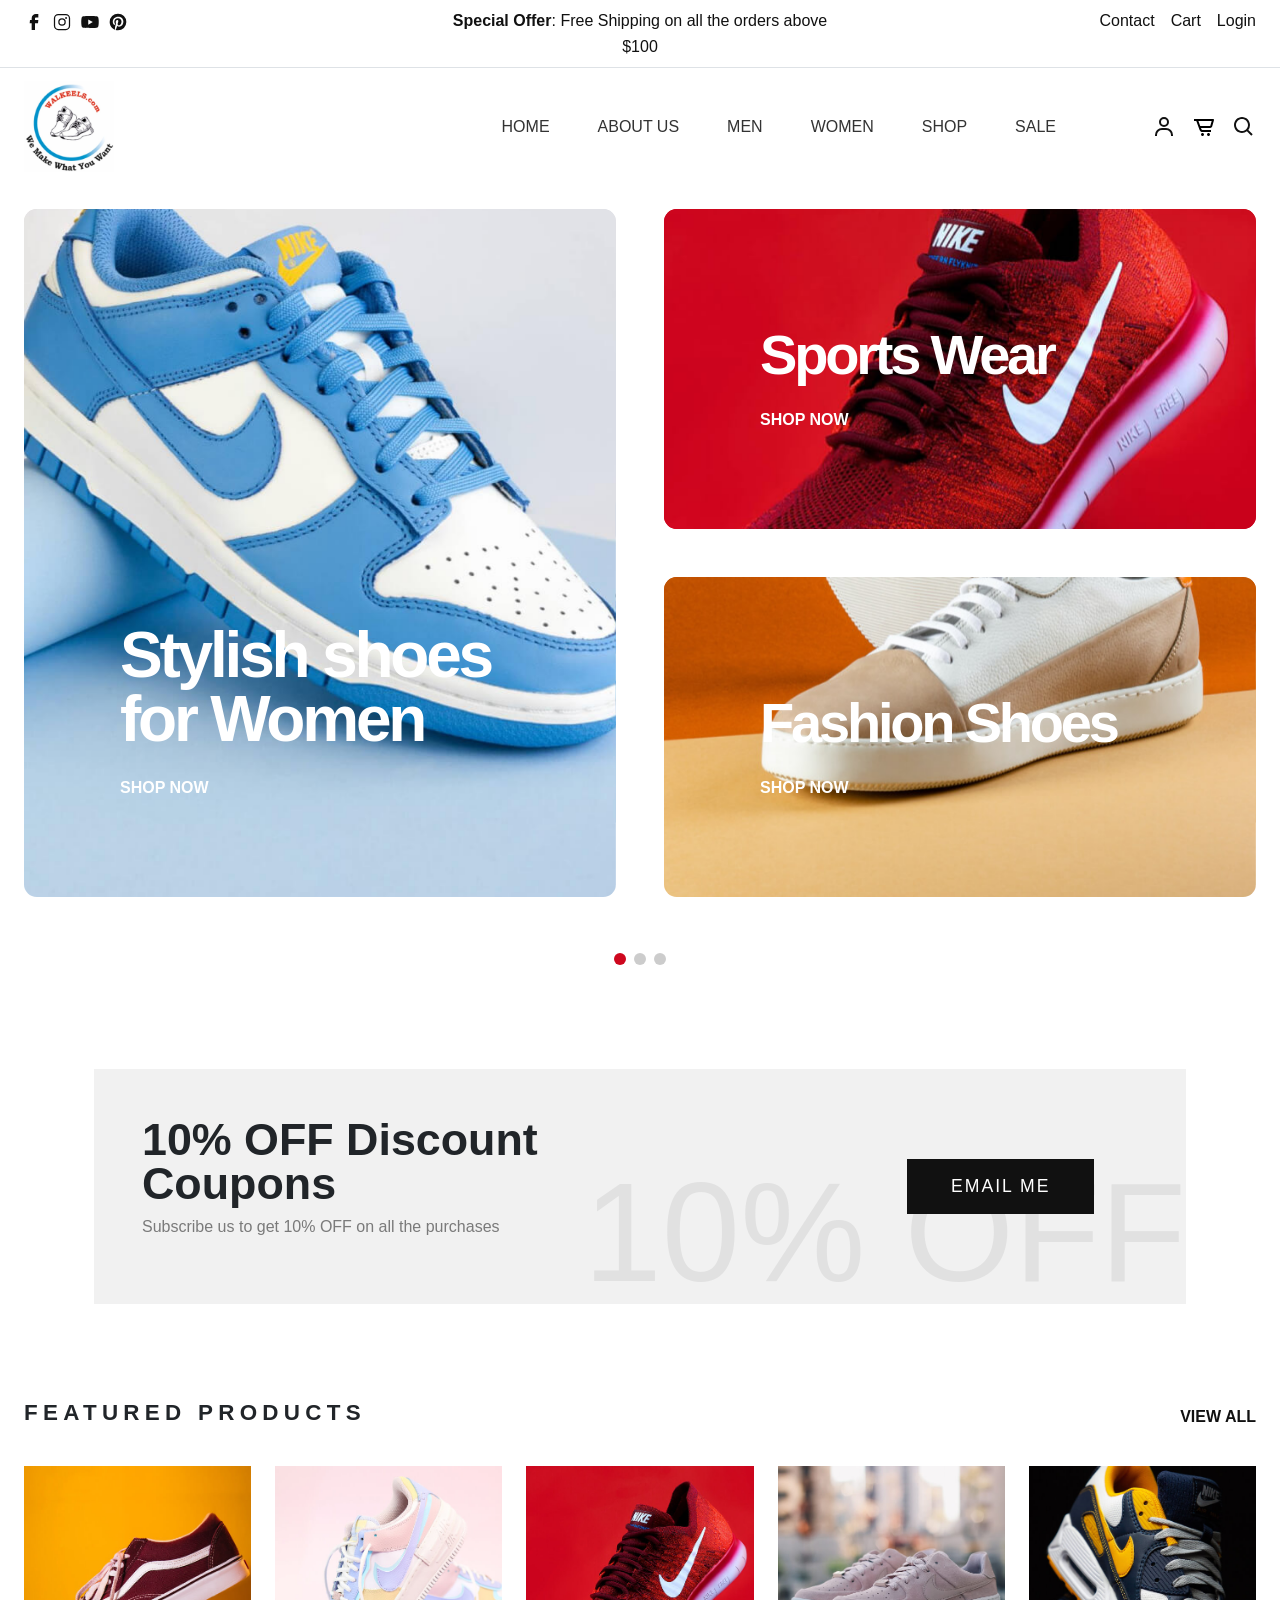
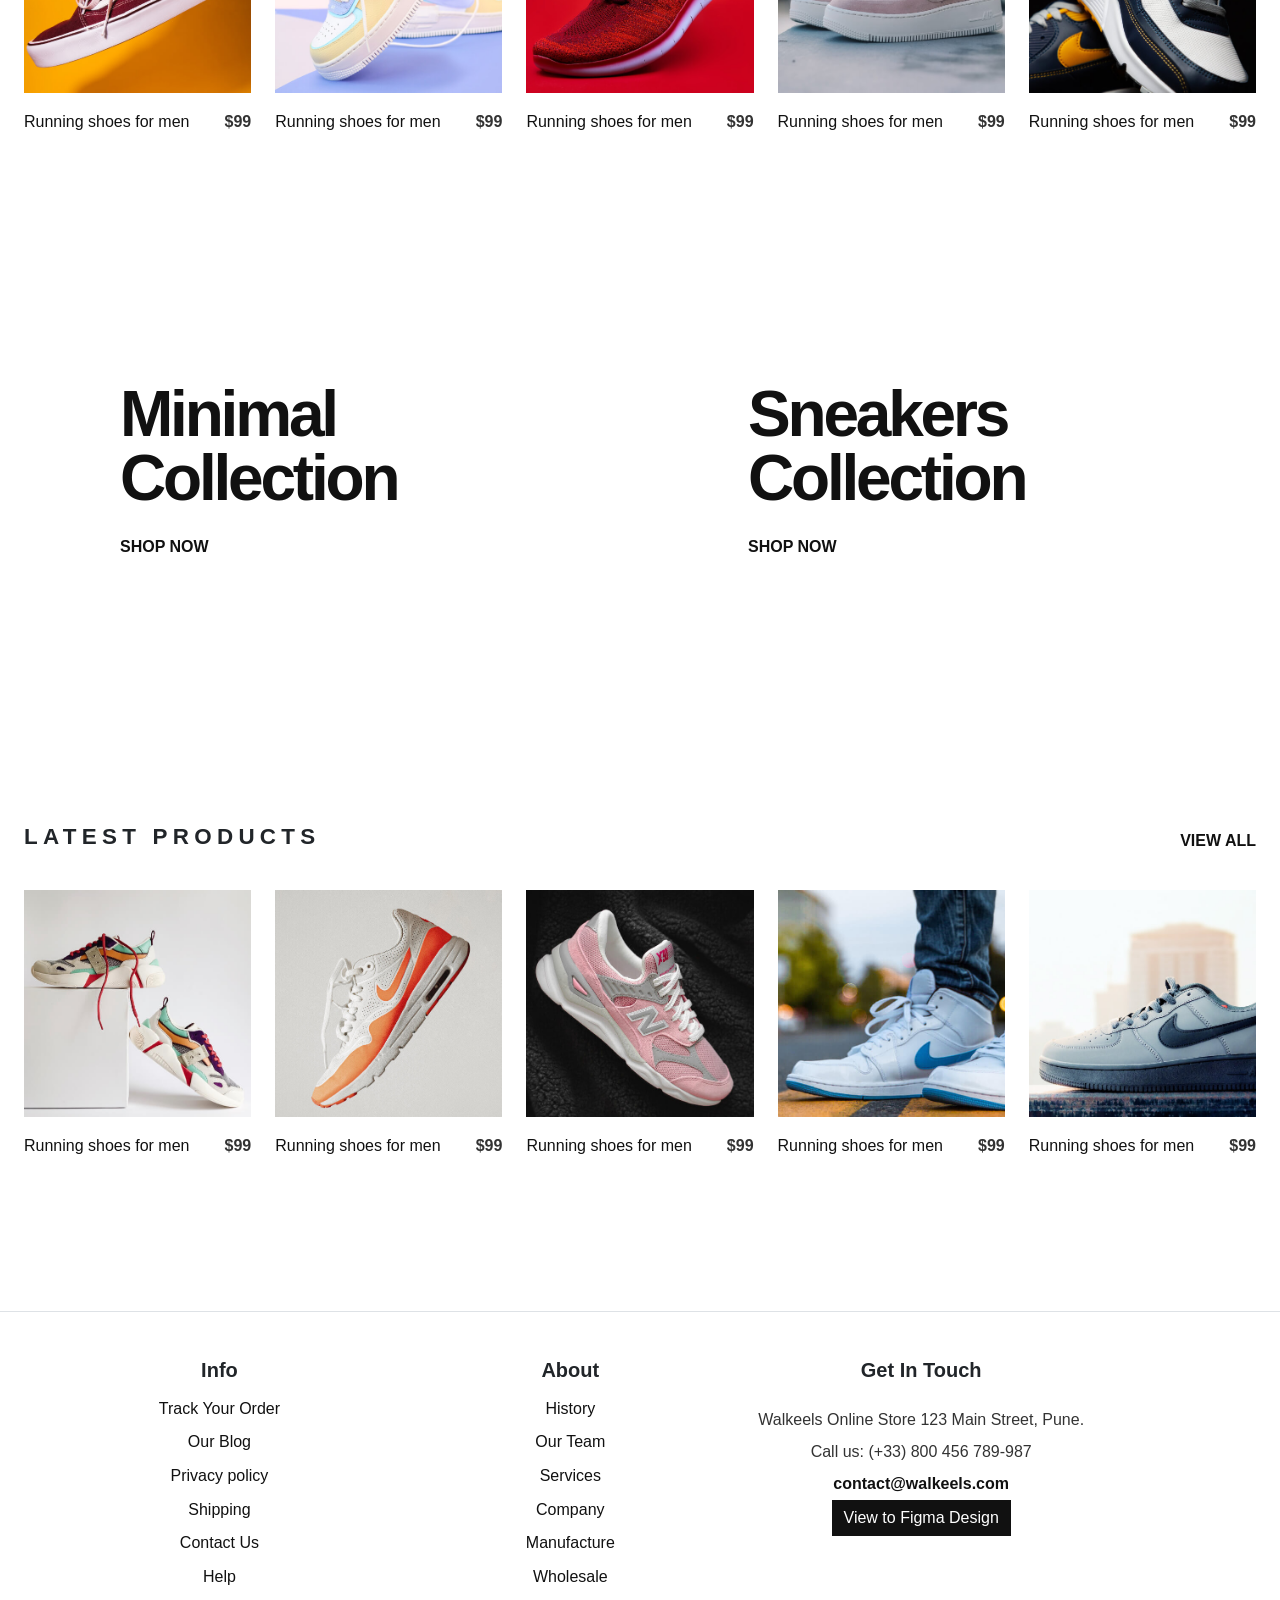
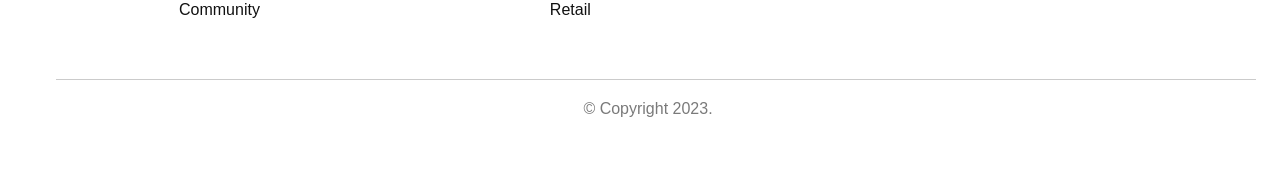
<file: Index.html>
<!DOCTYPE html>
<html lang="en"><head><meta http-equiv="Content-Type" content="text/html; charset=UTF-8">
  <title>Walkeels - Shoes Online Store </title>
  
  <link rel="icon" href="walkeels.png" type="image/x-icon" class="ficon-img">
  <head>
    
  <meta http-equiv="X-UA-Compatible" content="IE=edge">
  <meta name="viewport" content="width=device-width, initial-scale=1.0">
  <meta name="format-detection" content="telephone=no">
  <meta name="apple-mobile-web-app-capable" content="yes">
  <meta name="keywords" content="Online Store">

  <link rel="stylesheet" href="./vendor 1.css">
  <link rel="stylesheet" type="text/css" href="./style.css">

  <link rel="preconnect" href="https://fonts.googleapis.com/">
  <link rel="preconnect" href="https://fonts.gstatic.com/" crossorigin="">
  <link href="./css2" rel="stylesheet">
</head>

<body>
  <svg xmlns="http://www.w3.org/2000/svg" style="display: none;">
    <symbol xmlns="http://www.w3.org/2000/svg" id="shopping-carriage" viewBox="0 0 24 24" fill="none">
      <path d="M5 22H19C20.103 22 21 21.103 21 20V9C21 8.73478 20.8946 8.48043 20.7071 8.29289C20.5196 8.10536 20.2652 8 20 8H17V7C17 4.243 14.757 2 12 2C9.243 2 7 4.243 7 7V8H4C3.73478 8 3.48043 8.10536 3.29289 8.29289C3.10536 8.48043 3 8.73478 3 9V20C3 21.103 3.897 22 5 22ZM9 7C9 5.346 10.346 4 12 4C13.654 4 15 5.346 15 7V8H9V7ZM5 10H7V12H9V10H15V12H17V10H19L19.002 20H5V10Z" fill="black"></path>
    </symbol>
    <symbol xmlns="http://www.w3.org/2000/svg" id="quick-view" viewBox="0 0 24 24">
      <path fill="currentColor" d="M10 18a7.952 7.952 0 0 0 4.897-1.688l4.396 4.396l1.414-1.414l-4.396-4.396A7.952 7.952 0 0 0 18 10c0-4.411-3.589-8-8-8s-8 3.589-8 8s3.589 8 8 8zm0-14c3.309 0 6 2.691 6 6s-2.691 6-6 6s-6-2.691-6-6s2.691-6 6-6z"></path>
    </symbol>
    <symbol xmlns="http://www.w3.org/2000/svg" id="shopping-cart" viewBox="0 0 24 24" fill="none">
      <path d="M21 4H2V6H4.3L7.582 15.025C7.79362 15.6029 8.1773 16.1021 8.68134 16.4552C9.18539 16.8083 9.78556 16.9985 10.401 17H19V15H10.401C9.982 15 9.604 14.735 9.461 14.342L8.973 13H18.246C19.136 13 19.926 12.402 20.169 11.549L21.962 5.275C22.0039 5.12615 22.0109 4.96962 21.9823 4.81763C21.9537 4.66565 21.8904 4.52234 21.7973 4.39889C21.7041 4.27544 21.5837 4.1752 21.4454 4.106C21.3071 4.0368 21.1546 4.00053 21 4ZM18.246 11H8.246L6.428 6H19.675L18.246 11Z" fill="black"></path>
      <path d="M10.5 21C11.3284 21 12 20.3284 12 19.5C12 18.6716 11.3284 18 10.5 18C9.67157 18 9 18.6716 9 19.5C9 20.3284 9.67157 21 10.5 21Z" fill="black"></path>
      <path d="M16.5 21C17.3284 21 18 20.3284 18 19.5C18 18.6716 17.3284 18 16.5 18C15.6716 18 15 18.6716 15 19.5C15 20.3284 15.6716 21 16.5 21Z" fill="black"></path>
    </symbol>
    <symbol xmlns="http://www.w3.org/2000/svg" id="nav-icon" viewBox="0 0 16 16">
      <path d="M14 10.5a.5.5 0 0 0-.5-.5h-3a.5.5 0 0 0 0 1h3a.5.5 0 0 0 .5-.5zm0-3a.5.5 0 0 0-.5-.5h-7a.5.5 0 0 0 0 1h7a.5.5 0 0 0 .5-.5zm0-3a.5.5 0 0 0-.5-.5h-11a.5.5 0 0 0 0 1h11a.5.5 0 0 0 .5-.5z"></path>
    </symbol>
    <symbol xmlns="http://www.w3.org/2000/svg" id="close" viewBox="0 0 16 16">
      <path d="M2.146 2.854a.5.5 0 1 1 .708-.708L8 7.293l5.146-5.147a.5.5 0 0 1 .708.708L8.707 8l5.147 5.146a.5.5 0 0 1-.708.708L8 8.707l-5.146 5.147a.5.5 0 0 1-.708-.708L7.293 8 2.146 2.854Z"></path>
    </symbol>
    <symbol xmlns="http://www.w3.org/2000/svg" id="navbar-icon" viewBox="0 0 16 16">
      <path d="M14 10.5a.5.5 0 0 0-.5-.5h-3a.5.5 0 0 0 0 1h3a.5.5 0 0 0 .5-.5zm0-3a.5.5 0 0 0-.5-.5h-7a.5.5 0 0 0 0 1h7a.5.5 0 0 0 .5-.5zm0-3a.5.5 0 0 0-.5-.5h-11a.5.5 0 0 0 0 1h11a.5.5 0 0 0 .5-.5z"></path>
    </symbol>
    <symbol xmlns="http://www.w3.org/2000/svg" id="plus" viewBox="0 0 24 24">
      <path fill="currentColor" d="M19 12.998h-6v6h-2v-6H5v-2h6v-6h2v6h6z"></path>
    </symbol>
    <symbol xmlns="http://www.w3.org/2000/svg" id="minus" viewBox="0 0 24 24">
      <path fill="currentColor" d="M19 12.998H5v-2h14z"></path>
    </symbol>
    <symbol xmlns="http://www.w3.org/2000/svg" id="dropdown" viewBox="0 0 24 24">
      <path fill="currentColor" d="m7 10l5 5l5-5H7Z"></path>
    </symbol>
    <symbol xmlns="http://www.w3.org/2000/svg" id="user" viewBox="0 0 24 24">
      <path fill="currentColor" d="M12 2a5 5 0 1 0 5 5a5 5 0 0 0-5-5zm0 8a3 3 0 1 1 3-3a3 3 0 0 1-3 3zm9 11v-1a7 7 0 0 0-7-7h-4a7 7 0 0 0-7 7v1h2v-1a5 5 0 0 1 5-5h4a5 5 0 0 1 5 5v1z"></path>
    </symbol>
    <symbol xmlns="http://www.w3.org/2000/svg" id="arrow-right" viewBox="0 0 24 24">
      <path fill="currentColor" d="M13.3 17.275q-.3-.3-.288-.725t.313-.725L16.15 13H5q-.425 0-.713-.288T4 12q0-.425.288-.713T5 11h11.15L13.3 8.15q-.3-.3-.3-.713t.3-.712q.3-.3.713-.3t.712.3L19.3 11.3q.15.15.213.325t.062.375q0 .2-.063.375t-.212.325l-4.6 4.6q-.275.275-.687.275t-.713-.3Z"></path>
    </symbol>
    <symbol xmlns="http://www.w3.org/2000/svg" id="facebook" viewBox="0 0 24 24">
      <path fill="currentColor" d="M9.198 21.5h4v-8.01h3.604l.396-3.98h-4V7.5a1 1 0 0 1 1-1h3v-4h-3a5 5 0 0 0-5 5v2.01h-2l-.396 3.98h2.396v8.01Z"></path>
    </symbol>
    <symbol xmlns="http://www.w3.org/2000/svg" id="twitter" viewBox="0 0 512 512">
      <path fill="currentColor" d="M496 109.5a201.8 201.8 0 0 1-56.55 15.3a97.51 97.51 0 0 0 43.33-53.6a197.74 197.74 0 0 1-62.56 23.5A99.14 99.14 0 0 0 348.31 64c-54.42 0-98.46 43.4-98.46 96.9a93.21 93.21 0 0 0 2.54 22.1a280.7 280.7 0 0 1-203-101.3A95.69 95.69 0 0 0 36 130.4c0 33.6 17.53 63.3 44 80.7A97.5 97.5 0 0 1 35.22 199v1.2c0 47 34 86.1 79 95a100.76 100.76 0 0 1-25.94 3.4a94.38 94.38 0 0 1-18.51-1.8c12.51 38.5 48.92 66.5 92.05 67.3A199.59 199.59 0 0 1 39.5 405.6a203 203 0 0 1-23.5-1.4A278.68 278.68 0 0 0 166.74 448c181.36 0 280.44-147.7 280.44-275.8c0-4.2-.11-8.4-.31-12.5A198.48 198.48 0 0 0 496 109.5Z"></path>
    </symbol>
    <symbol xmlns="http://www.w3.org/2000/svg" id="youtube" viewBox="0 0 32 32">
      <path fill="currentColor" d="M29.41 9.26a3.5 3.5 0 0 0-2.47-2.47C24.76 6.2 16 6.2 16 6.2s-8.76 0-10.94.59a3.5 3.5 0 0 0-2.47 2.47A36.13 36.13 0 0 0 2 16a36.13 36.13 0 0 0 .59 6.74a3.5 3.5 0 0 0 2.47 2.47c2.18.59 10.94.59 10.94.59s8.76 0 10.94-.59a3.5 3.5 0 0 0 2.47-2.47A36.13 36.13 0 0 0 30 16a36.13 36.13 0 0 0-.59-6.74ZM13.2 20.2v-8.4l7.27 4.2Z"></path>
    </symbol>
    <symbol xmlns="http://www.w3.org/2000/svg" id="instagram" viewBox="0 0 256 256">
      <path fill="currentColor" d="M128 80a48 48 0 1 0 48 48a48.05 48.05 0 0 0-48-48Zm0 80a32 32 0 1 1 32-32a32 32 0 0 1-32 32Zm48-136H80a56.06 56.06 0 0 0-56 56v96a56.06 56.06 0 0 0 56 56h96a56.06 56.06 0 0 0 56-56V80a56.06 56.06 0 0 0-56-56Zm40 152a40 40 0 0 1-40 40H80a40 40 0 0 1-40-40V80a40 40 0 0 1 40-40h96a40 40 0 0 1 40 40ZM192 76a12 12 0 1 1-12-12a12 12 0 0 1 12 12Z"></path>
    </symbol>
    <symbol xmlns="http://www.w3.org/2000/svg" id="pinterest" viewBox="0 0 24 24">
      <path fill="currentColor" d="M9.04 21.54c.96.29 1.93.46 2.96.46a10 10 0 0 0 10-10A10 10 0 0 0 12 2A10 10 0 0 0 2 12c0 4.25 2.67 7.9 6.44 9.34c-.09-.78-.18-2.07 0-2.96l1.15-4.94s-.29-.58-.29-1.5c0-1.38.86-2.41 1.84-2.41c.86 0 1.26.63 1.26 1.44c0 .86-.57 2.09-.86 3.27c-.17.98.52 1.84 1.52 1.84c1.78 0 3.16-1.9 3.16-4.58c0-2.4-1.72-4.04-4.19-4.04c-2.82 0-4.48 2.1-4.48 4.31c0 .86.28 1.73.74 2.3c.09.06.09.14.06.29l-.29 1.09c0 .17-.11.23-.28.11c-1.28-.56-2.02-2.38-2.02-3.85c0-3.16 2.24-6.03 6.56-6.03c3.44 0 6.12 2.47 6.12 5.75c0 3.44-2.13 6.2-5.18 6.2c-.97 0-1.92-.52-2.26-1.13l-.67 2.37c-.23.86-.86 2.01-1.29 2.7v-.03Z"></path>
    </symbol>
    <symbol xmlns="http://www.w3.org/2000/svg" id="search" viewBox="0 0 24 24">
      <path fill="currentColor" d="M10 18a7.952 7.952 0 0 0 4.897-1.688l4.396 4.396l1.414-1.414l-4.396-4.396A7.952 7.952 0 0 0 18 10c0-4.411-3.589-8-8-8s-8 3.589-8 8s3.589 8 8 8zm0-14c3.309 0 6 2.691 6 6s-2.691 6-6 6s-6-2.691-6-6s2.691-6 6-6z"></path>
    </symbol>
  </svg>
  <!-- Loader 4 -->

  <div class="preloader" style="position: fixed; top: 0px; left: 0px; width: 100%; height: 100%; background-color: rgb(255, 255, 255); display: none; align-items: center; justify-content: center; z-index: 9999;">
    <svg version="1.1" id="L4" width="100" height="100" xmlns="http://www.w3.org/2000/svg" xmlns:xlink="http://www.w3.org/1999/xlink" x="0px" y="0px" viewBox="0 0 50 100" enable-background="new 0 0 0 0" xml:space="preserve">
    <circle fill="#111" stroke="none" cx="6" cy="50" r="6">
      <animate attributeName="opacity" dur="1s" values="0;1;0" repeatCount="indefinite" begin="0.1"></animate>    
    </circle>
    <circle fill="#111" stroke="none" cx="26" cy="50" r="6">
      <animate attributeName="opacity" dur="1s" values="0;1;0" repeatCount="indefinite" begin="0.2"></animate>       
    </circle>
    <circle fill="#111" stroke="none" cx="46" cy="50" r="6">
      <animate attributeName="opacity" dur="1s" values="0;1;0" repeatCount="indefinite" begin="0.3"></animate>     
    </circle>
    </svg>
  </div>

  <div class="search-box bg-dark position-relative">
    <div class="search-wrap">
      <div class="close-button">
        <svg class="close" style="fill: white;">
          <use xlink:href="#close"></use>
        </svg>
      </div>
    </div>
  </div>

  <!-- quick view -->
  <div class="modal fade" id="modaltoggle" aria-hidden="true" tabindex="-1">
    <div class="modal-dialog modal-fullscreen-md-down modal-md modal-dialog-centered">
      <div class="modal-content">
        <div class="modal-body">
          <div class="col-lg-12 col-md-12 me-3">
            <div class="image-holder">
              <img src="./summary-item1.jpg" alt="Shoes">
            </div>
          </div>
          <div class="col-lg-12 col-md-12">
            <div class="summary">
              <div class="summary-content fs-6">
                <div class="product-header d-flex justify-content-between mt-4">
                  <h3 class="display-7">Running Shoes For Men</h3>
                  <div class="modal-close-btn">
                    <button type="button" class="btn-close" data-bs-dismiss="modal" aria-label="Close">
                    </button>
                  </div>
                </div>
                <span class="product-price fs-3">$99</span>
                <div class="product-details">
                  <p class="fs-7">Buy good shoes and a good mattress, because when you're not in one you're in the
                    other. With four pairs of shoes, I can travel the world.</p>
                </div>
                <ul class="select">
                  <li>
                    <strong>Colour Shown:</strong> Red, White, Black
                  </li>
                  <li>
                    <strong>Style:</strong> SM3018-100
                  </li>
                </ul>
                <div class="variations-form shopify-cart">
                  <div class="row">
                    <div class="col-md-6">
                      <div class="quantity d-flex pb-4">
                        <div class="qty-number align-top qty-number-plus d-flex justify-content-center align-items-center text-center">
                          <span class="increase-qty plus">
                            <svg class="plus">
                              <use xlink:href="#plus"></use>
                            </svg>
                          </span>
                        </div>
                        <input type="number" id="quantity_001" class="input-text text-center" step="1" min="1" name="quantity" value="1" title="Qty">
                        <div class="qty-number qty-number-minus d-flex justify-content-center align-items-center text-center">
                          <span class="increase-qty minus">
                            <svg class="minus">
                              <use xlink:href="#minus"></use>
                            </svg>
                          </span>
                        </div>
                      </div>
                    </div>
                    <div class="col-md-6">
                      <a rel="nofollow" data-no-instant="" href="#" class="out-stock button">Out of stock</a>
                      <button type="submit" class="btn btn-medium btn-black hvr-sweep-to-right">Add to cart</button>
                    </div>
                  </div>
                </div>
                <!-- variations-form -->
                <div class="categories d-flex flex-wrap pt-3">
                  <strong class="pe-2">Categories:</strong>
                  <a href="#" title="categories">Clothing,</a>
                  <a href="#" title="categories">Men's Clothes,</a>
                  <a href="#" title="categories">Tops &amp; T-Shirts</a>
                </div>
              </div>
            </div>
          </div>
        </div>
      </div>
    </div>
  </div>
  <!-- / quick view -->

  <div class="modal fade" id="modallong" tabindex="-1" aria-modal="true" role="dialog">
    <div class="modal-dialog modal-fullscreen-md-down modal-md modal-dialog-centered">
      <div class="modal-content">
        <div class="modal-header">
          <h2 class="modal-title fs-5">Cart</h2>
          <button type="button" class="btn-close" data-bs-dismiss="modal" aria-label="Close"></button>
        </div>
        <div class="modal-body">
          <div class="shopping-cart">
            <div class="shopping-cart-content">
              <div class="mini-cart cart-list p-0 mt-3">
                <div class="mini-cart-item d-flex border-bottom pb-3">
                  <div class="col-lg-2 col-md-3 col-sm-2 me-4">
                    <a href="#" title="product-image">
                      <img src="./single-product-thumb1.jpg" class="img-fluid" alt="single-product-item">
                    </a>
                  </div>
                  <div class="col-lg-9 col-md-8 col-sm-8">
                    <div class="product-header d-flex justify-content-between align-items-center mb-3">
                      <h4 class="product-title fs-6 me-5">Sport Shoes For Men</h4>
                      <a href="#" class="remove" aria-label="Remove this item" data-product_id="11913" data-cart_item_key="abc" data-product_sku="">
                        <svg class="close">
                          <use xlink:href="#close"></use>
                        </svg>
                      </a>
                    </div>
                    <div class="quantity-price d-flex justify-content-between align-items-center">
                      <div class="input-group product-qty">
                        <button type="button" class="quantity-left-minus btn btn-light rounded-0 rounded-start btn-number" data-type="minus">
                          <svg width="16" height="16">
                            <use xlink:href="#minus"></use>
                          </svg>
                        </button>
                        <input type="text" name="quantity" class="form-control input-number quantity" value="1">
                        <button type="button" class="quantity-right-plus btn btn-light rounded-0 rounded-end btn-number" data-type="plus">
                          <svg width="16" height="16">
                            <use xlink:href="#plus"></use>
                          </svg>
                        </button>
                      </div>
                      <div class="price-code">
                        <span class="product-price fs-6">$99</span>
                      </div>
                    </div>
                    <!-- quantity-price -->
                  </div>
                </div>
              </div>
              <div class="mini-cart cart-list p-0 mt-3">
                <div class="mini-cart-item d-flex border-bottom pb-3">
                  <div class="col-lg-2 col-md-3 col-sm-2 me-4">
                    <a href="#" title="product-image">
                      <img src="./single-product-thumb2.jpg" class="img-fluid" alt="single-product-item">
                    </a>
                  </div>
                  <div class="col-lg-9 col-md-8 col-sm-8">
                    <div class="product-header d-flex justify-content-between align-items-center mb-3">
                      <h4 class="product-title fs-6 me-5">Brand Shoes For Men</h4>
                      <a href="#" class="remove" aria-label="Remove this item" data-product_id="11913" data-cart_item_key="abc" data-product_sku="">
                        <svg class="close">
                          <use xlink:href="#close"></use>
                        </svg>
                      </a>
                    </div>
                    <div class="quantity-price d-flex justify-content-between align-items-center">
                      <div class="input-group product-qty">
                        <button type="button" class="quantity-left-minus btn btn-light rounded-0 rounded-start btn-number" data-type="minus">
                          <svg width="16" height="16">
                            <use xlink:href="#minus"></use>
                          </svg>
                        </button>
                        <input type="text" name="quantity" class="form-control input-number quantity" value="1">
                        <button type="button" class="quantity-right-plus btn btn-light rounded-0 rounded-end btn-number" data-type="plus">
                          <svg width="16" height="16">
                            <use xlink:href="#plus"></use>
                          </svg>
                        </button>
                      </div>
                      <div class="price-code">
                        <span class="product-price fs-6">$99</span>
                      </div>
                    </div>
                    <!-- quantity-price -->
                  </div>
                </div>
              </div>
              <!-- cart-list -->

              <div class="mini-cart-total d-flex justify-content-between py-4">
                <span class="fs-6">Subtotal:</span>
                <span class="special-price-code">
                  <span class="price-amount amount fs-6" style="opacity: 1;">
                    <bdi>
                      <span class="price-currency-symbol">$</span>198.00 </bdi>
                  </span>
                </span>
              </div>
              <div class="modal-footer my-4 justify-content-center">
                <button type="button" class="btn btn-red hvr-sweep-to-right dark-sweep">View Cart</button>
                <button type="button" class="btn btn-outline-gray hvr-sweep-to-right dark-sweep">Checkout</button>
              </div>
            </div>
          </div>
        </div>
      </div>
    </div>
  </div>
  <!-- cart view -->

  <div class="modal fade" id="modallogin" tabindex="-1" aria-modal="true" role="dialog">
    <div class="modal-dialog modal-fullscreen-md-down modal-md modal-dialog-centered" role="document">
      <div class="modal-content p-4">
        <div class="modal-header mx-auto border-0">
          <h2 class="modal-title fs-3 fw-normal">Login</h2>
        </div>
        <div class="modal-body">
          <div class="login-detail">
            <div class="login-form p-0">
              <div class="col-lg-12 mx-auto">
                <form id="login-form">
                  <input type="text" name="username" placeholder="Username or Email Address *" class="mb-3 ps-3 text-input">
                  <input type="password" name="password" placeholder="Password" class="ps-3 text-input">
                  <div class="checkbox d-flex justify-content-between mt-4">
                    <p class="checkbox-form">
                      <label class="">
                        <input name="rememberme" type="checkbox" id="remember-me" value="forever"> Remember me </label>
                    </p>
                    <p class="lost-password">
                      <a href="#">Forgot your password?</a>
                    </p>
                  </div>
                </form>
              </div>
            </div>
            <div class="modal-footer mt-5 d-flex justify-content-center">
              <button type="button" class="btn btn-red hvr-sweep-to-right dark-sweep">Login</button>
              <button type="button" class="btn btn-outline-gray hvr-sweep-to-right dark-sweep">Register</button>
            </div>
          </div>
        </div>
      </div>
    </div>
  </div>
  <!-- Login -->

  <header id="header" class="site-header text-black">
    <div class="header-top border-bottom py-2">
      <div class="container-lg">
        <div class="row justify-content-evenly">
          <div class="col">
            <ul class="social-links list-unstyled d-flex m-0">
              <li class="pe-2">
                <a href="#">
                  <svg class="facebook" width="20" height="20">
                    <use xlink:href="#facebook"></use>
                  </svg>
                </a>
              </li>
              <li class="pe-2">
                <a href="#">
                  <svg class="instagram" width="20" height="20">
                    <use xlink:href="#instagram"></use>
                  </svg>
                </a>
              </li>
              <li class="pe-2">
                <a href="#">
                  <svg class="youtube" width="20" height="20">
                    <use xlink:href="#youtube"></use>
                  </svg>
                </a>
              </li>
              <li>
                <a href="#">
                  <svg class="pinterest" width="20" height="20">
                    <use xlink:href="#pinterest"></use>
                  </svg>
                </a>
              </li>
            </ul>
          </div>
          <div class="col d-none d-md-block">
            <p class="text-center text-black m-0"><strong>Special Offer</strong>: Free Shipping on all the orders above $100
            </p>
          </div>
          <div class="col">
            <ul class="d-flex justify-content-end gap-3 list-unstyled m-0">
              <li>
                <a href="#">Contact</a>
              </li>
              <li>
                <a href="#">Cart</a>
              </li>
              <li>
                <a href="#">Login</a>
              </li>
            </ul>
          </div>
        </div>
      </div>
    </div>
    <nav id="header-nav" class="navbar navbar-expand-lg">
      <div class="container-lg">
        <a class="navbar-brand" href="#">
          <img src="./main-logo.png" class="logo" alt="logo" width="90px">
        </a>
        <button class="navbar-toggler d-flex d-lg-none order-3 border-0 p-1 ms-2" type="button" data-bs-toggle="offcanvas" data-bs-target="#bdNavbar" aria-controls="bdNavbar" aria-expanded="false" aria-label="Toggle navigation">
          <svg class="navbar-icon">
            <use xlink:href="#navbar-icon"></use>
          </svg>
        </button>
        <div class="offcanvas offcanvas-end" tabindex="-1" id="bdNavbar">
          <div class="offcanvas-header px-4 pb-0">
            <a class="navbar-brand ps-3" href="#">
              <img src="./main-logo.png" class="logo" alt="logo">
            </a>
            <button type="button" class="btn-close btn-close-black p-5" data-bs-dismiss="offcanvas" aria-label="Close" data-bs-target="#bdNavbar"></button>
          </div>
          <div class="offcanvas-body">
            <ul id="navbar" class="navbar-nav fw-bold justify-content-end align-items-center flex-grow-1">
              <li class="nav-item dropdown">
                <a class="nav-link me-5 active dropdown-toggle border-0" href="#" data-bs-toggle="dropdown" aria-expanded="false">Home</a>
              </li>

              <li class="nav-item">
                <a class="nav-link me-5" href="#">About Us</a>
              </li>

              <li class="nav-item">
                <a class="nav-link me-5" href="#">Men</a>
              </li>
              <li class="nav-item">
                <a class="nav-link me-5" href="#">Women</a>
              </li>
              <li class="nav-item dropdown">
                
              </li>
              <li class="nav-item">
                <a class="nav-link me-5" href="https://shop.html">Shop</a>
              </li>

              <li class="nav-item">
                <a class="nav-link me-5" href="https://sale.html">Sale</a>
              </li>

            </ul>
          </div>
        </div>

        <div class="user-items ps-0 ps-md-5">
          <ul class="d-flex justify-content-end list-unstyled align-item-center m-0">
            <li class="pe-3">
              <a href="https://login" data-bs-toggle="modal" data-bs-target="#modallogin" class="border-0">
                <svg class="user" width="24" height="24">
                  <use xlink:href="#user"></use>
                </svg>
              </a>
            </li>
            <li class="pe-3">
              <a href="#" data-bs-toggle="modal" data-bs-target="#modallong" class="border-0">
                <svg class="shopping-cart" width="24" height="24">
                  <use xlink:href="#shopping-cart"></use>
                </svg>
              </a>
            </li>
            <li>
              <a href="#" class="search-item border-0" data-bs-toggle="collapse" data-bs-target="#search-box" aria-label="Toggle navigation">
                <svg class="search" width="24" height="24">
                  <use xlink:href="#search"></use>
                </svg>
              </a>
            </li>
          </ul>
        </div>
      </div>
    </nav>
  </header>

  <section id="intro" class="position-relative mt-4">
    <div class="container-lg">
      <div class="swiper main-swiper swiper-initialized swiper-horizontal swiper-backface-hidden">
        <div class="swiper-wrapper" id="swiper-wrapper-c97c6101aa53f5d510" aria-live="polite">
          <div class="swiper-slide swiper-slide-active" style="width: 711.5px; margin-right: 48px;" role="group" aria-label="1 / 4">
            <div class="card d-flex flex-row align-items-end border-0 large jarallax-keep-img">
              <img src="./card-image1.jpg" alt="shoes" class="img-fluid jarallax-img">
              <div class="cart-concern p-3 m-3 p-lg-5 m-lg-5">
                <h2 class="card-title display-3 light">Stylish shoes for Women</h2>
                <a href="https://shop.html" class="text-uppercase light mt-3 d-inline-block text-hover fw-bold light-border">Shop Now</a>
              </div>
            <div id="jarallax-container-0" style="position: absolute; top: 0px; left: 0px; width: 100%; height: 100%; overflow: hidden; z-index: -100; clip-path: polygon(0px 0px, 100% 0px, 100% 100%, 0px 100%);"><img src="./card-image1.jpg" alt="shoes" class="img-fluid jarallax-img" style="object-fit: cover; object-position: 50% 50%; max-width: none; position: absolute; top: 0px; left: 0px; width: 711.5px; height: 695.5px; overflow: hidden; pointer-events: none; transform-style: preserve-3d; backface-visibility: hidden; will-change: transform, opacity; margin-top: 3.75px; transform: translate3d(0px, -86.45px, 0px);"></div></div>
          </div>
          <div class="swiper-slide swiper-slide-next" style="width: 711.5px; margin-right: 48px;" role="group" aria-label="2 / 4">
            <div class="row g-4">
              <div class="col-lg-12 mb-4">
                <div class="card d-flex flex-row align-items-end border-0 jarallax-keep-img">
                  <img src="./card-image2.jpg" alt="shoes" class="img-fluid jarallax-img">
                  <div class="cart-concern p-3 m-3 p-lg-5 m-lg-5">
                    <h2 class="card-title style-2 display-4 light">Sports Wear</h2>
                    <a href="shop.html" class="text-uppercase light mt-3 d-inline-block text-hover fw-bold light-border">Shop Now</a>
                  </div>
                <div id="jarallax-container-1" style="position: absolute; top: 0px; left: 0px; width: 100%; height: 100%; overflow: hidden; z-index: -100; clip-path: polygon(0px 0px, 100% 0px, 100% 100%, 0px 100%);"><img src="./card-image2.jpg" alt="shoes" class="img-fluid jarallax-img" style="object-fit: cover; object-position: 50% 50%; max-width: none; position: absolute; top: 0px; left: 0px; width: 711.5px; height: 511.5px; overflow: hidden; pointer-events: none; transform-style: preserve-3d; backface-visibility: hidden; will-change: transform, opacity; margin-top: 95.75px; transform: translate3d(0px, -178.45px, 0px);"></div></div>
              </div>
              <div class="col-lg-12">
                <div class="card d-flex flex-row align-items-end border-0 jarallax-keep-img">
                  <img src="./card-image3.jpg" alt="shoes" class="img-fluid jarallax-img">
                  <div class="cart-concern p-3 m-3 p-lg-5 m-lg-5">
                    <h2 class="card-title style-2 display-4 light">Fashion Shoes</h2>
                    <a href="shop.html" class="text-uppercase light mt-3 d-inline-block text-hover fw-bold light-border">Shop Now</a>
                  </div>
                <div id="jarallax-container-2" style="position: absolute; top: 0px; left: 0px; width: 100%; height: 100%; overflow: hidden; z-index: -100; clip-path: polygon(0px 0px, 100% 0px, 100% 100%, 0px 100%);"><img src="./card-image3.jpg" alt="shoes" class="img-fluid jarallax-img" style="object-fit: cover; object-position: 50% 50%; max-width: none; position: absolute; top: 0px; left: 0px; width: 711.5px; height: 511.5px; overflow: hidden; pointer-events: none; transform-style: preserve-3d; backface-visibility: hidden; will-change: transform, opacity; margin-top: 95.75px; transform: translate3d(0px, -362.45px, 0px);"></div></div>
              </div>
            </div>
          </div>
          <div class="swiper-slide" style="width: 711.5px; margin-right: 48px;" role="group" aria-label="3 / 4">
            <div class="card d-flex flex-row align-items-end border-0 large jarallax-keep-img">
              <img src="./card-image4.jpg" alt="shoes" class="img-fluid jarallax-img">
              <div class="cart-concern p-3 m-3 p-lg-5 m-lg-5">
                <h2 class="card-title display-3 light">Stylish shoes for men</h2>
                <a href="shop.html" class="text-uppercase light mt-3 d-inline-block text-hover fw-bold light-border">Shop Now</a>
              </div>
            <div id="jarallax-container-3" style="position: absolute; top: 0px; left: 0px; width: 100%; height: 100%; overflow: hidden; z-index: -100; clip-path: polygon(0px 0px, 100% 0px, 100% 100%, 0px 100%);"><img src="./card-image4.jpg" alt="shoes" class="img-fluid jarallax-img" style="object-fit: cover; object-position: 50% 50%; max-width: none; position: absolute; top: 0px; left: 0px; width: 711.5px; height: 695.5px; overflow: hidden; pointer-events: none; transform-style: preserve-3d; backface-visibility: hidden; will-change: transform, opacity; margin-top: 3.75px; transform: translate3d(0px, -86.45px, 0px);"></div></div>
          </div>
          <div class="swiper-slide" role="group" aria-label="4 / 4" style="width: 711.5px; margin-right: 48px;">
            <div class="row g-4">
              <div class="col-lg-12 mb-4">
                <div class="card d-flex flex-row align-items-end border-0 jarallax-keep-img">
                  <img src="./card-image5.jpg" alt="shoes" class="img-fluid jarallax-img">
                  <div class="cart-concern p-3 m-3 p-lg-5 m-lg-5">
                    <h2 class="card-title style-2 display-4 light">Men Shoes</h2>
                    <a href="shop.html" class="text-uppercase light mt-3 d-inline-block text-hover fw-bold light-border">Shop Now</a>
                  </div>
                <div id="jarallax-container-4" style="position: absolute; top: 0px; left: 0px; width: 100%; height: 100%; overflow: hidden; z-index: -100; clip-path: polygon(0px 0px, 100% 0px, 100% 100%, 0px 100%);"><img src="./card-image5.jpg" alt="shoes" class="img-fluid jarallax-img" style="object-fit: cover; object-position: 50% 50%; max-width: none; position: absolute; top: 0px; left: 0px; width: 711.5px; height: 511.5px; overflow: hidden; pointer-events: none; transform-style: preserve-3d; backface-visibility: hidden; will-change: transform, opacity; margin-top: 95.75px; transform: translate3d(0px, -178.45px, 0px);"></div></div>
              </div>
              <div class="col-lg-12">
                <div class="card d-flex flex-row align-items-end border-0 jarallax-keep-img">
                  <img src="./card-image6.jpg" alt="shoes" class="img-fluid jarallax-img">
                  <div class="cart-concern p-3 m-3 p-lg-5 m-lg-5">
                    <h2 class="card-title style-2 display-4 light">Women Shoes</h2>
                    <a href="shop.html" class="text-uppercase light mt-3 d-inline-block text-hover fw-bold light-border">Shop Now</a>
                  </div>
                <div id="jarallax-container-5" style="position: absolute; top: 0px; left: 0px; width: 100%; height: 100%; overflow: hidden; z-index: -100; clip-path: polygon(0px 0px, 100% 0px, 100% 100%, 0px 100%);"><img src="./card-image6.jpg" alt="shoes" class="img-fluid jarallax-img" style="object-fit: cover; object-position: 50% 50%; max-width: none; position: absolute; top: 0px; left: 0px; width: 711.5px; height: 511.5px; overflow: hidden; pointer-events: none; transform-style: preserve-3d; backface-visibility: hidden; will-change: transform, opacity; margin-top: 95.75px; transform: translate3d(0px, -362.45px, 0px);"></div></div>
              </div>
            </div>
          </div>
        </div>
      <span class="swiper-notification" aria-live="assertive" aria-atomic="true"></span></div>
      <div class="swiper-pagination swiper-pagination-clickable swiper-pagination-bullets swiper-pagination-horizontal"><span class="swiper-pagination-bullet swiper-pagination-bullet-active" tabindex="0" role="button" aria-label="Go to slide 1" aria-current="true"></span><span class="swiper-pagination-bullet" tabindex="0" role="button" aria-label="Go to slide 2"></span><span class="swiper-pagination-bullet" tabindex="0" role="button" aria-label="Go to slide 3"></span></div>
    </div>
  </section>
  <section class="discount-coupon py-2 my-2 py-md-5 my-md-5">
    <div class="container">
      <div class="bg-gray coupon position-relative p-5">
        <div class="bold-text position-absolute">10% OFF</div>
        <div class="row justify-content-between align-items-center">
          <div class="col-lg-7 col-md-12 mb-3">
            <div class="coupon-header">
              <h2 class="display-7">10% OFF Discount Coupons</h2>
              <p class="m-0">Subscribe us to get 10% OFF on all the purchases</p>
            </div>
          </div>
          <div class="col-lg-3 col-md-12">
            <div class="btn-wrap">
              <a href="#" class="btn btn-black btn-medium text-uppercase hvr-sweep-to-right">Email me</a>
            </div>
          </div>
        </div>
      </div>
    </div>
  </section>
  <section id="featured-products" class="product-store">
    <div class="container-md">
      <div class="display-header d-flex align-items-center justify-content-between">
        <h2 class="section-title text-uppercase">Featured Products</h2>
        <div class="btn-right">
          <a href="shop.html" class="d-inline-block text-uppercase text-hover fw-bold">View all</a>
        </div>
      </div>
      <div class="product-content padding-small">
        <div class="row row-cols-1 row-cols-sm-2 row-cols-md-3 row-cols-lg-5">
          <div class="col mb-4">
            <div class="product-card position-relative">
              <div class="card-img">
                <img src="./card-item1.jpg" alt="product-item" class="product-image img-fluid">
                <div class="cart-concern position-absolute d-flex justify-content-center">
                  <div class="cart-button d-flex gap-2 justify-content-center align-items-center">
                    <button type="button" class="btn btn-light" data-bs-toggle="modal" data-bs-target="#modallong">
                      <svg class="shopping-carriage">
                        <use xlink:href="#shopping-carriage"></use>
                      </svg>
                    </button>
                    <button type="button" class="btn btn-light" data-bs-target="#modaltoggle" data-bs-toggle="modal">
                      <svg class="quick-view">
                        <use xlink:href="#quick-view"></use>
                      </svg>
                    </button>
                  </div>
                </div>
                <!-- cart-concern -->
              </div>
              <div class="card-detail d-flex justify-content-between align-items-center mt-3">
                <h3 class="card-title fs-6 fw-normal m-0">
                  <a href="htpps://single-product.html">Running shoes for men</a>
                </h3>
                <span class="card-price fw-bold">$99</span>
              </div>
            </div>
          </div>
          <div class="col mb-4">
            <div class="product-card position-relative">
              <div class="card-img">
                <img src="./card-item2.jpg" alt="product-item" class="product-image img-fluid">
                <div class="cart-concern position-absolute d-flex justify-content-center">
                  <div class="cart-button d-flex gap-2 justify-content-center align-items-center">
                    <button type="button" class="btn btn-light" data-bs-toggle="modal" data-bs-target="#modallong">
                      <svg class="shopping-carriage">
                        <use xlink:href="#shopping-carriage"></use>
                      </svg>
                    </button>
                    <button type="button" class="btn btn-light" data-bs-target="#modaltoggle" data-bs-toggle="modal">
                      <svg class="quick-view">
                        <use xlink:href="#quick-view"></use>
                      </svg>
                    </button>
                  </div>
                </div>
                <!-- cart-concern -->
              </div>
              <div class="card-detail d-flex justify-content-between align-items-center mt-3">
                <h3 class="card-title fs-6 fw-normal m-0">
                  <a href="htpps://single-product.html">Running shoes for men</a>
                </h3>
                <span class="card-price fw-bold">$99</span>
              </div>
            </div>
          </div>
          <div class="col mb-4">
            <div class="product-card position-relative">
              <div class="card-img">
                <img src="./card-item3.jpg" alt="product-item" class="product-image img-fluid">
                <div class="cart-concern position-absolute d-flex justify-content-center">
                  <div class="cart-button d-flex gap-2 justify-content-center align-items-center">
                    <button type="button" class="btn btn-light" data-bs-toggle="modal" data-bs-target="#modallong">
                      <svg class="shopping-carriage">
                        <use xlink:href="#shopping-carriage"></use>
                      </svg>
                    </button>
                    <button type="button" class="btn btn-light" data-bs-target="#modaltoggle" data-bs-toggle="modal">
                      <svg class="quick-view">
                        <use xlink:href="#quick-view"></use>
                      </svg>
                    </button>
                  </div>
                </div>
                <!-- cart-concern -->
              </div>
              <div class="card-detail d-flex justify-content-between align-items-center mt-3">
                <h3 class="card-title fs-6 fw-normal m-0">
                  <a href="https://single-product.html">Running shoes for men</a>
                </h3>
                <span class="card-price fw-bold">$99</span>
              </div>
            </div>
          </div>
          <div class="col mb-4">
            <div class="product-card position-relative">
              <div class="card-img">
                <img src="./card-item4.jpg" alt="product-item" class="product-image img-fluid">
                <div class="cart-concern position-absolute d-flex justify-content-center">
                  <div class="cart-button d-flex gap-2 justify-content-center align-items-center">
                    <button type="button" class="btn btn-light" data-bs-toggle="modal" data-bs-target="#modallong">
                      <svg class="shopping-carriage">
                        <use xlink:href="#shopping-carriage"></use>
                      </svg>
                    </button>
                    <button type="button" class="btn btn-light" data-bs-target="#modaltoggle" data-bs-toggle="modal">
                      <svg class="quick-view">
                        <use xlink:href="#quick-view"></use>
                      </svg>
                    </button>
                  </div>
                </div>
                <!-- cart-concern -->
              </div>
              <div class="card-detail d-flex justify-content-between align-items-center mt-3">
                <h3 class="card-title fs-6 fw-normal m-0">
                  <a href="https://single-product.html">Running shoes for men</a>
                </h3>
                <span class="card-price fw-bold">$99</span>
              </div>
            </div>
          </div>
          <div class="col mb-4">
            <div class="product-card position-relative">
              <div class="card-img">
                <img src="./card-item5.jpg" alt="product-item" class="product-image img-fluid">
                <div class="cart-concern position-absolute d-flex justify-content-center">
                  <div class="cart-button d-flex gap-2 justify-content-center align-items-center">
                    <button type="button" class="btn btn-light" data-bs-toggle="modal" data-bs-target="#modallong">
                      <svg class="shopping-carriage">
                        <use xlink:href="#shopping-carriage"></use>
                      </svg>
                    </button>
                    <button type="button" class="btn btn-light" data-bs-target="#modaltoggle" data-bs-toggle="modal">
                      <svg class="quick-view">
                        <use xlink:href="#quick-view"></use>
                      </svg>
                    </button>
                  </div>
                </div>
                <!-- cart-concern -->
              </div>
              <div class="card-detail d-flex justify-content-between align-items-center mt-3">
                <h3 class="card-title fs-6 fw-normal m-0">
                  <a href="https://single-product.html">Running shoes for men</a>
                </h3>
                <span class="card-price fw-bold">$99</span>
              </div>
            </div>
          </div>
        </div>
      </div>
    </div>
  </section>
  <section id="collection-products" class="py-2 my-2 py-md-5 my-md-5">
    <div class="container-md">
      <div class="row">
        <div class="col-lg-6 col-md-6 mb-4">
          <div class="collection-card card border-0 d-flex flex-row align-items-end jarallax-keep-img">
            <img src="./collection-item1.jpg" alt="product-item" class="border-rounded-10 img-fluid jarallax-img">
            <div class="card-detail p-3 m-3 p-lg-5 m-lg-5">
              <h3 class="card-title display-3">
                <a href="https://#">Minimal Collection</a>
              </h3>
              <a href="https://shop.html" class="text-uppercase mt-3 d-inline-block text-hover fw-bold">Shop Now</a>
            </div>
          <div id="jarallax-container-6" style="position: absolute; top: 0px; left: 0px; width: 100%; height: 100%; overflow: hidden; z-index: -100; clip-path: polygon(0px 0px, 100% 0px, 100% 100%, 0px 100%);"><img src="./collection-item1.jpg" alt="product-item" class="border-rounded-10 img-fluid jarallax-img" style="object-fit: cover; object-position: 50% 50%; max-width: none; position: fixed; top: 0px; left: 53.6px; width: 694px; height: 536.3px; overflow: hidden; pointer-events: none; transform-style: preserve-3d; backface-visibility: hidden; will-change: transform, opacity; margin-top: 83.35px; transform: translate3d(0px, 244.35px, 0px);"></div></div>
        </div>
        <div class="col-lg-6 col-md-6">
          <div class="collection-card card border-0 d-flex flex-row jarallax-keep-img">
            <img src="./collection-item2.jpg" alt="product-item" class="border-rounded-10 img-fluid jarallax-img">
            <div class="card-detail p-3 m-3 p-lg-5 m-lg-5">
              <h3 class="card-title display-3">
                <a href="#">Sneakers Collection</a>
              </h3>
              <a href="https://shop.html" class="text-uppercase mt-3 d-inline-block text-hover fw-bold">Shop Now</a>
            </div>
          <div id="jarallax-container-7" style="position: absolute; top: 0px; left: 0px; width: 100%; height: 100%; overflow: hidden; z-index: -100; clip-path: polygon(0px 0px, 100% 0px, 100% 100%, 0px 100%);"><img src="./collection-item2.jpg" alt="product-item" class="border-rounded-10 img-fluid jarallax-img" style="object-fit: cover; object-position: 50% 50%; max-width: none; position: fixed; top: 0px; left: 771.6px; width: 694px; height: 536.3px; overflow: hidden; pointer-events: none; transform-style: preserve-3d; backface-visibility: hidden; will-change: transform, opacity; margin-top: 83.35px; transform: translate3d(0px, 244.35px, 0px);"></div></div>
        </div>
      </div>
    </div>
  </section>
  <section id="latest-products" class="product-store py-2 my-2 py-md-5 my-md-5 pt-0">
    <div class="container-md">
      <div class="display-header d-flex align-items-center justify-content-between">
        <h2 class="section-title text-uppercase">Latest Products</h2>
        <div class="btn-right">
          <a href="https://shop.html" class="d-inline-block text-uppercase text-hover fw-bold">View all</a>
        </div>
      </div>
      <div class="product-content padding-small">
        <div class="row row-cols-1 row-cols-sm-2 row-cols-md-3 row-cols-lg-5">
          <div class="col mb-4 mb-3">
            <div class="product-card position-relative">
              <div class="card-img">
                <img src="./card-item6.jpg" alt="product-item" class="product-image img-fluid">
                <div class="cart-concern position-absolute d-flex justify-content-center">
                  <div class="cart-button d-flex gap-2 justify-content-center align-items-center">
                    <button type="button" class="btn btn-light" data-bs-toggle="modal" data-bs-target="#modallong">
                      <svg class="shopping-carriage">
                        <use xlink:href="#shopping-carriage"></use>
                      </svg>
                    </button>
                    <button type="button" class="btn btn-light" data-bs-target="#modaltoggle" data-bs-toggle="modal">
                      <svg class="quick-view">
                        <use xlink:href="#quick-view"></use>
                      </svg>
                    </button>
                  </div>
                </div>
                <!-- cart-concern -->
              </div>
              <div class="card-detail d-flex justify-content-between align-items-center mt-3">
                <h3 class="card-title fs-6 fw-normal m-0">
                  <a href="https://single-product.html">Running shoes for men</a>
                </h3>
                <span class="card-price fw-bold">$99</span>
              </div>
            </div>
          </div>
          <div class="col mb-4 mb-3">
            <div class="product-card position-relative">
              <div class="card-img">
                <img src="./card-item7.jpg" alt="product-item" class="product-image img-fluid">
                <div class="cart-concern position-absolute d-flex justify-content-center">
                  <div class="cart-button d-flex gap-2 justify-content-center align-items-center">
                    <button type="button" class="btn btn-light" data-bs-toggle="modal" data-bs-target="#modallong">
                      <svg class="shopping-carriage">
                        <use xlink:href="#shopping-carriage"></use>
                      </svg>
                    </button>
                    <button type="button" class="btn btn-light" data-bs-target="#modaltoggle" data-bs-toggle="modal">
                      <svg class="quick-view">
                        <use xlink:href="#quick-view"></use>
                      </svg>
                    </button>
                  </div>
                </div>
                <!-- cart-concern -->
              </div>
              <div class="card-detail d-flex justify-content-between align-items-center mt-3">
                <h3 class="card-title fs-6 fw-normal m-0">
                  <a href="https://single-product.html">Running shoes for men</a>
                </h3>
                <span class="card-price fw-bold">$99</span>
              </div>
            </div>
          </div>
          <div class="col mb-4 mb-3">
            <div class="product-card position-relative">
              <div class="card-img">
                <img src="./card-item8.jpg" alt="product-item" class="product-image img-fluid">
                <div class="cart-concern position-absolute d-flex justify-content-center">
                  <div class="cart-button d-flex gap-2 justify-content-center align-items-center">
                    <button type="button" class="btn btn-light" data-bs-toggle="modal" data-bs-target="#modallong">
                      <svg class="shopping-carriage">
                        <use xlink:href="#shopping-carriage"></use>
                      </svg>
                    </button>
                    <button type="button" class="btn btn-light" data-bs-target="#modaltoggle" data-bs-toggle="modal">
                      <svg class="quick-view">
                        <use xlink:href="#quick-view"></use>
                      </svg>
                    </button>
                  </div>
                </div>
                <!-- cart-concern -->
              </div>
              <div class="card-detail d-flex justify-content-between align-items-center mt-3">
                <h3 class="card-title fs-6 fw-normal m-0">
                  <a href="https://single-product.html">Running shoes for men</a>
                </h3>
                <span class="card-price fw-bold">$99</span>
              </div>
            </div>
          </div>
          <div class="col mb-4 mb-3">
            <div class="product-card position-relative">
              <div class="card-img">
                <img src="./card-item9.jpg" alt="product-item" class="product-image img-fluid">
                <div class="cart-concern position-absolute d-flex justify-content-center">
                  <div class="cart-button d-flex gap-2 justify-content-center align-items-center">
                    <button type="button" class="btn btn-light" data-bs-toggle="modal" data-bs-target="#modallong">
                      <svg class="shopping-carriage">
                        <use xlink:href="#shopping-carriage"></use>
                      </svg>
                    </button>
                    <button type="button" class="btn btn-light" data-bs-target="#modaltoggle" data-bs-toggle="modal">
                      <svg class="quick-view">
                        <use xlink:href="#quick-view"></use>
                      </svg>
                    </button>
                  </div>
                </div>
                <!-- cart-concern -->
              </div>
              <div class="card-detail d-flex justify-content-between align-items-center mt-3">
                <h3 class="card-title fs-6 fw-normal m-0">
                  <a href="https://single-product.html">Running shoes for men</a>
                </h3>
                <span class="card-price fw-bold">$99</span>
              </div>
            </div>
          </div>
          <div class="col mb-4 mb-3">
            <div class="product-card position-relative">
              <div class="card-img">
                <img src="./card-item10.jpg" alt="product-item" class="product-image img-fluid">
                <div class="cart-concern position-absolute d-flex justify-content-center">
                  <div class="cart-button d-flex gap-2 justify-content-center align-items-center">
                    <button type="button" class="btn btn-light" data-bs-toggle="modal" data-bs-target="#modallong">
                      <svg class="shopping-carriage">
                        <use xlink:href="#shopping-carriage"></use>
                      </svg>
                    </button>
                    <button type="button" class="btn btn-light" data-bs-target="#modaltoggle" data-bs-toggle="modal">
                      <svg class="quick-view">
                        <use xlink:href="#quick-view"></use>
                      </svg>
                    </button>
                  </div>
                </div>
                <!-- cart-concern -->
              </div>
              <div class="card-detail d-flex justify-content-between align-items-center mt-3">
                <h3 class="card-title fs-6 fw-normal m-0">
                  <a href="https://single-product.html">Running shoes for men</a>
                </h3>
                <span class="card-price fw-bold">$99</span>
              </div>
            </div>
          </div>
        </div>
      </div>
    </div>
  </section>
<Center>
  <footer id="footer" class="py-5 border-top">
    <div class="container-lg">
      <div class="row">
        <div class="col-lg-2 pb-3">
          <div class="footer-menu">
            <h5 class="widget-title pb-2">Info</h5>
            <ul class="menu-list list-unstyled">
              <li class="pb-2">
                <a href="#">Track Your Order</a>
              </li>
              <li class="pb-2">
                <a href="https://blog.html">Our Blog</a>
              </li>
              <li class="pb-2">
                <a href="#">Privacy policy</a>
              </li>
              <li class="pb-2">
                <a href="#">Shipping</a>
              </li>
              <li class="pb-2">
                <a href="#">Contact Us</a>
              </li>
              <li class="pb-2">
                <a href="#">Help</a>
              </li>
              <li class="pb-2">
                <a href="#">Community</a>
              </li>
            </ul>
          </div>
        </div>
        <div class="col-lg-2 pb-3">
          <div class="footer-menu">
            <h5 class="widget-title pb-2">About</h5>
            <ul class="menu-list list-unstyled">
              <li class="pb-2">
                <a href="#">History</a>
              </li>
              <li class="pb-2">
                <a href="#">Our Team</a>
              </li>
              <li class="pb-2">
                <a href="#">Services</a>
              </li>
              <li class="pb-2">
                <a href="#">Company</a>
              </li>
              <li class="pb-2">
                <a href="#">Manufacture</a>
              </li>
              <li class="pb-2">
                <a href="#">Wholesale</a>
              </li>
              <li class="pb-2">
                <a href="#">Retail</a>
              </li>
            </ul>
          </div>
        </div>

        <div class="col-lg-2 pb-3">
          <div class="footer-menu">
            <h5 class="widget-title pb-3">Get In Touch</h5>
            <div class="footer-contact-text">
              <span <a href="Walkeels.com" > Walkeels Online Store 123 Main Street, Pune. </a> </span>
              <span> Call us: (+33) 800 456 789-987 </span>
              <span class="text-hover fw-bold light-border"><a href="mailto:contact@walkeels.com">contact@walkeels.com</a></span>
              
              <div class="view-to-website">
                <a href="https://www.figma.com/community/file/1430896690680581765/redesign-walkeels-com" class="btn btn-black text-white">View to Figma Design</a>
              </div>

            </div>
          </div>
        </div>
      </div>
      <div class="row">
        <div class="col-md-6" >
          <hr>
          <p>© Copyright 2023.</p>
        </div>
      </hr>
      </div>
    </div>
  </footer>
</Center>
  <script src="./jquery-1.11.0.min(1).js.download"></script>
  <script src="./plugins.js.download"></script>
  <script src="./script.js.download"></script>


</body>
</html>
</file>
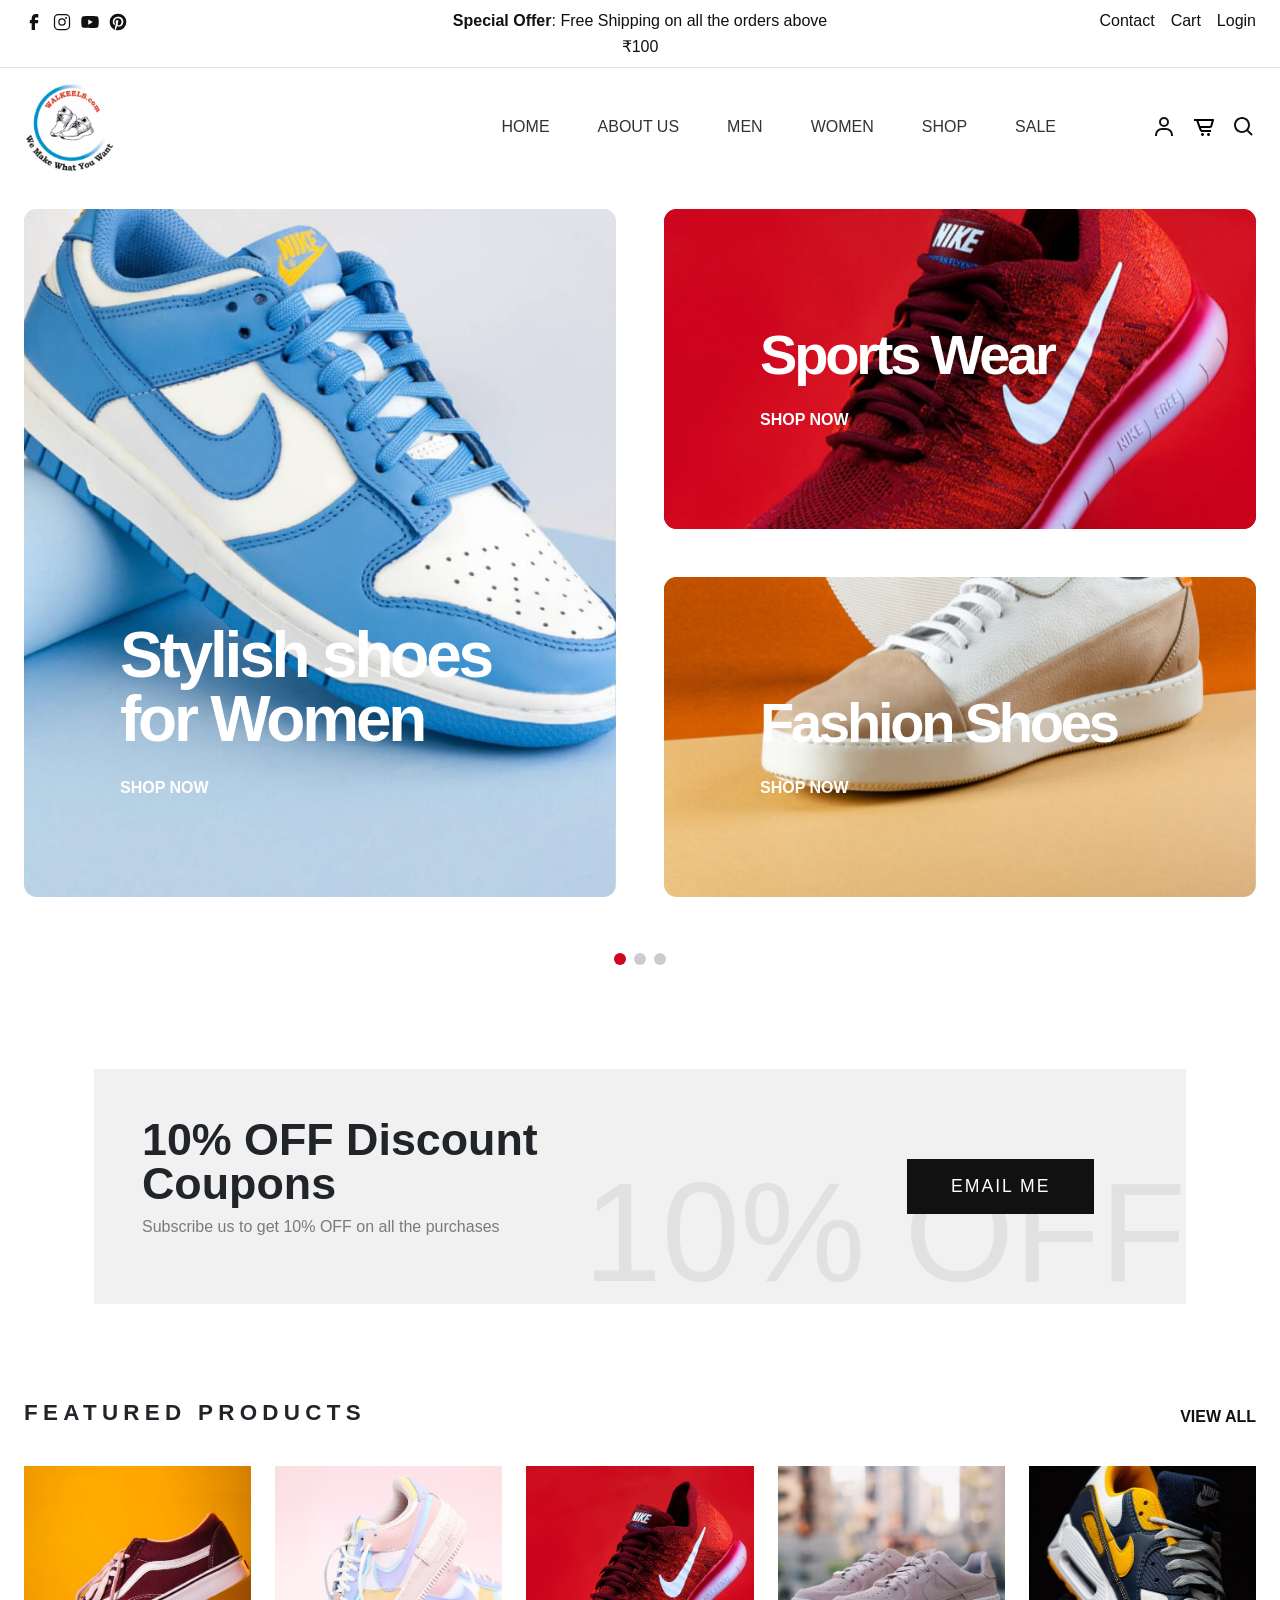
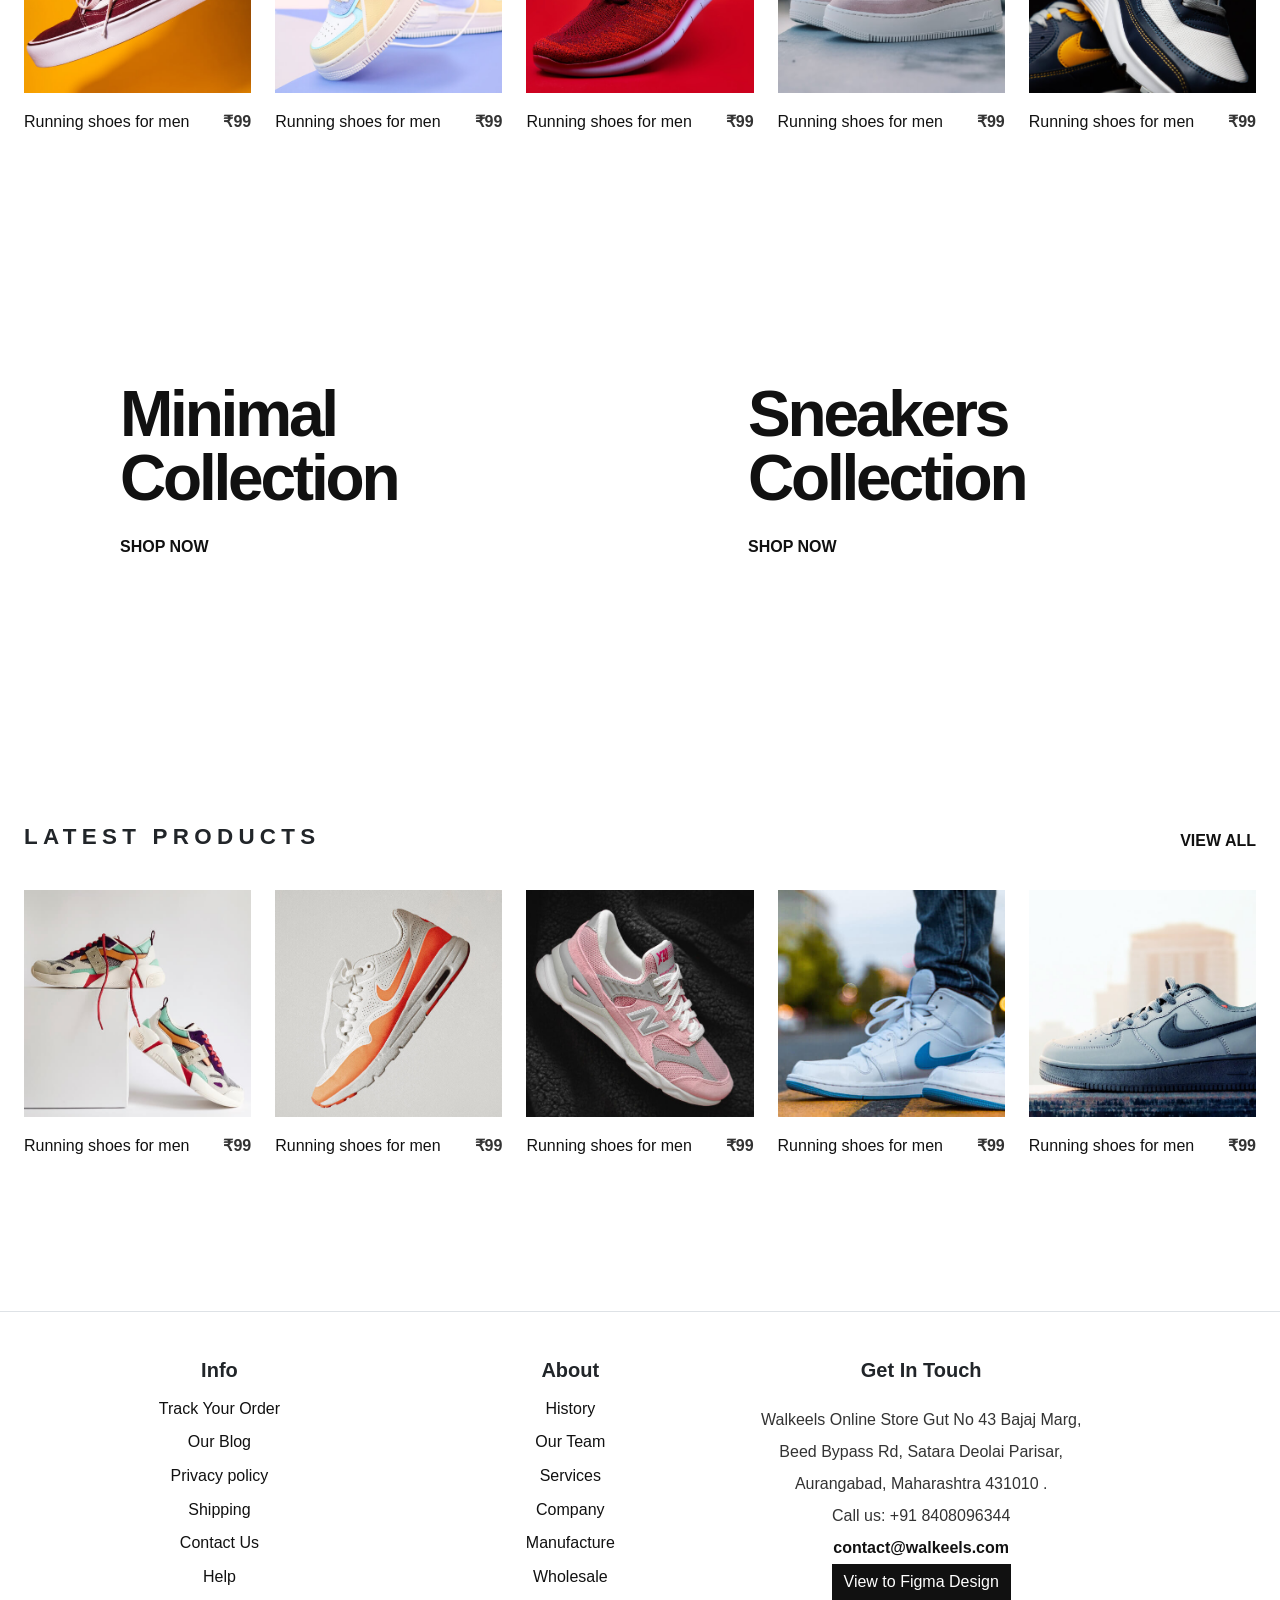
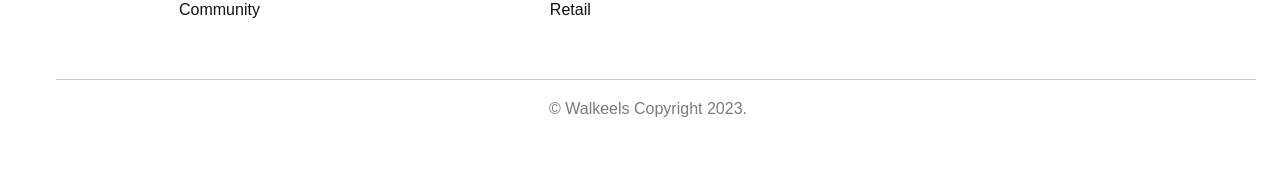
<file: index.html>
<!DOCTYPE html>
<html lang="en"><head><meta http-equiv="Content-Type" content="text/html; charset=UTF-8">
  <title>Walkeels - Shoes Online Store </title>
  
  <link rel="icon" href="walkeels.png" type="image/x-icon" class="ficon-img">
  <head>
    
  <meta http-equiv="X-UA-Compatible" content="IE=edge">
  <meta name="viewport" content="width=device-width, initial-scale=1.0">
  <meta name="format-detection" content="telephone=no">
  <meta name="apple-mobile-web-app-capable" content="yes">
  <meta name="keywords" content="Online Store">

  <link rel="stylesheet" href="./vendor 1.css">
  <link rel="stylesheet" type="text/css" href="./style.css">

  <link rel="preconnect" href="https://fonts.googleapis.com/">
  <link rel="preconnect" href="https://fonts.gstatic.com/" crossorigin="">
  <link href="./css2" rel="stylesheet">
</head>

<body>
  <svg xmlns="http://www.w3.org/2000/svg" style="display: none;">
    <symbol xmlns="http://www.w3.org/2000/svg" id="shopping-carriage" viewBox="0 0 24 24" fill="none">
      <path d="M5 22H19C20.103 22 21 21.103 21 20V9C21 8.73478 20.8946 8.48043 20.7071 8.29289C20.5196 8.10536 20.2652 8 20 8H17V7C17 4.243 14.757 2 12 2C9.243 2 7 4.243 7 7V8H4C3.73478 8 3.48043 8.10536 3.29289 8.29289C3.10536 8.48043 3 8.73478 3 9V20C3 21.103 3.897 22 5 22ZM9 7C9 5.346 10.346 4 12 4C13.654 4 15 5.346 15 7V8H9V7ZM5 10H7V12H9V10H15V12H17V10H19L19.002 20H5V10Z" fill="black"></path>
    </symbol>
    <symbol xmlns="http://www.w3.org/2000/svg" id="quick-view" viewBox="0 0 24 24">
      <path fill="currentColor" d="M10 18a7.952 7.952 0 0 0 4.897-1.688l4.396 4.396l1.414-1.414l-4.396-4.396A7.952 7.952 0 0 0 18 10c0-4.411-3.589-8-8-8s-8 3.589-8 8s3.589 8 8 8zm0-14c3.309 0 6 2.691 6 6s-2.691 6-6 6s-6-2.691-6-6s2.691-6 6-6z"></path>
    </symbol>
    <symbol xmlns="http://www.w3.org/2000/svg" id="shopping-cart" viewBox="0 0 24 24" fill="none">
      <path d="M21 4H2V6H4.3L7.582 15.025C7.79362 15.6029 8.1773 16.1021 8.68134 16.4552C9.18539 16.8083 9.78556 16.9985 10.401 17H19V15H10.401C9.982 15 9.604 14.735 9.461 14.342L8.973 13H18.246C19.136 13 19.926 12.402 20.169 11.549L21.962 5.275C22.0039 5.12615 22.0109 4.96962 21.9823 4.81763C21.9537 4.66565 21.8904 4.52234 21.7973 4.39889C21.7041 4.27544 21.5837 4.1752 21.4454 4.106C21.3071 4.0368 21.1546 4.00053 21 4ZM18.246 11H8.246L6.428 6H19.675L18.246 11Z" fill="black"></path>
      <path d="M10.5 21C11.3284 21 12 20.3284 12 19.5C12 18.6716 11.3284 18 10.5 18C9.67157 18 9 18.6716 9 19.5C9 20.3284 9.67157 21 10.5 21Z" fill="black"></path>
      <path d="M16.5 21C17.3284 21 18 20.3284 18 19.5C18 18.6716 17.3284 18 16.5 18C15.6716 18 15 18.6716 15 19.5C15 20.3284 15.6716 21 16.5 21Z" fill="black"></path>
    </symbol>
    <symbol xmlns="http://www.w3.org/2000/svg" id="nav-icon" viewBox="0 0 16 16">
      <path d="M14 10.5a.5.5 0 0 0-.5-.5h-3a.5.5 0 0 0 0 1h3a.5.5 0 0 0 .5-.5zm0-3a.5.5 0 0 0-.5-.5h-7a.5.5 0 0 0 0 1h7a.5.5 0 0 0 .5-.5zm0-3a.5.5 0 0 0-.5-.5h-11a.5.5 0 0 0 0 1h11a.5.5 0 0 0 .5-.5z"></path>
    </symbol>
    <symbol xmlns="http://www.w3.org/2000/svg" id="close" viewBox="0 0 16 16">
      <path d="M2.146 2.854a.5.5 0 1 1 .708-.708L8 7.293l5.146-5.147a.5.5 0 0 1 .708.708L8.707 8l5.147 5.146a.5.5 0 0 1-.708.708L8 8.707l-5.146 5.147a.5.5 0 0 1-.708-.708L7.293 8 2.146 2.854Z"></path>
    </symbol>
    <symbol xmlns="http://www.w3.org/2000/svg" id="navbar-icon" viewBox="0 0 16 16">
      <path d="M14 10.5a.5.5 0 0 0-.5-.5h-3a.5.5 0 0 0 0 1h3a.5.5 0 0 0 .5-.5zm0-3a.5.5 0 0 0-.5-.5h-7a.5.5 0 0 0 0 1h7a.5.5 0 0 0 .5-.5zm0-3a.5.5 0 0 0-.5-.5h-11a.5.5 0 0 0 0 1h11a.5.5 0 0 0 .5-.5z"></path>
    </symbol>
    <symbol xmlns="http://www.w3.org/2000/svg" id="plus" viewBox="0 0 24 24">
      <path fill="currentColor" d="M19 12.998h-6v6h-2v-6H5v-2h6v-6h2v6h6z"></path>
    </symbol>
    <symbol xmlns="http://www.w3.org/2000/svg" id="minus" viewBox="0 0 24 24">
      <path fill="currentColor" d="M19 12.998H5v-2h14z"></path>
    </symbol>
    <symbol xmlns="http://www.w3.org/2000/svg" id="dropdown" viewBox="0 0 24 24">
      <path fill="currentColor" d="m7 10l5 5l5-5H7Z"></path>
    </symbol>
    <symbol xmlns="http://www.w3.org/2000/svg" id="user" viewBox="0 0 24 24">
      <path fill="currentColor" d="M12 2a5 5 0 1 0 5 5a5 5 0 0 0-5-5zm0 8a3 3 0 1 1 3-3a3 3 0 0 1-3 3zm9 11v-1a7 7 0 0 0-7-7h-4a7 7 0 0 0-7 7v1h2v-1a5 5 0 0 1 5-5h4a5 5 0 0 1 5 5v1z"></path>
    </symbol>
    <symbol xmlns="http://www.w3.org/2000/svg" id="arrow-right" viewBox="0 0 24 24">
      <path fill="currentColor" d="M13.3 17.275q-.3-.3-.288-.725t.313-.725L16.15 13H5q-.425 0-.713-.288T4 12q0-.425.288-.713T5 11h11.15L13.3 8.15q-.3-.3-.3-.713t.3-.712q.3-.3.713-.3t.712.3L19.3 11.3q.15.15.213.325t.062.375q0 .2-.063.375t-.212.325l-4.6 4.6q-.275.275-.687.275t-.713-.3Z"></path>
    </symbol>
    <symbol xmlns="http://www.w3.org/2000/svg" id="facebook" viewBox="0 0 24 24">
      <path fill="currentColor" d="M9.198 21.5h4v-8.01h3.604l.396-3.98h-4V7.5a1 1 0 0 1 1-1h3v-4h-3a5 5 0 0 0-5 5v2.01h-2l-.396 3.98h2.396v8.01Z"></path>
    </symbol>
    <symbol xmlns="http://www.w3.org/2000/svg" id="twitter" viewBox="0 0 512 512">
      <path fill="currentColor" d="M496 109.5a201.8 201.8 0 0 1-56.55 15.3a97.51 97.51 0 0 0 43.33-53.6a197.74 197.74 0 0 1-62.56 23.5A99.14 99.14 0 0 0 348.31 64c-54.42 0-98.46 43.4-98.46 96.9a93.21 93.21 0 0 0 2.54 22.1a280.7 280.7 0 0 1-203-101.3A95.69 95.69 0 0 0 36 130.4c0 33.6 17.53 63.3 44 80.7A97.5 97.5 0 0 1 35.22 199v1.2c0 47 34 86.1 79 95a100.76 100.76 0 0 1-25.94 3.4a94.38 94.38 0 0 1-18.51-1.8c12.51 38.5 48.92 66.5 92.05 67.3A199.59 199.59 0 0 1 39.5 405.6a203 203 0 0 1-23.5-1.4A278.68 278.68 0 0 0 166.74 448c181.36 0 280.44-147.7 280.44-275.8c0-4.2-.11-8.4-.31-12.5A198.48 198.48 0 0 0 496 109.5Z"></path>
    </symbol>
    <symbol xmlns="http://www.w3.org/2000/svg" id="youtube" viewBox="0 0 32 32">
      <path fill="currentColor" d="M29.41 9.26a3.5 3.5 0 0 0-2.47-2.47C24.76 6.2 16 6.2 16 6.2s-8.76 0-10.94.59a3.5 3.5 0 0 0-2.47 2.47A36.13 36.13 0 0 0 2 16a36.13 36.13 0 0 0 .59 6.74a3.5 3.5 0 0 0 2.47 2.47c2.18.59 10.94.59 10.94.59s8.76 0 10.94-.59a3.5 3.5 0 0 0 2.47-2.47A36.13 36.13 0 0 0 30 16a36.13 36.13 0 0 0-.59-6.74ZM13.2 20.2v-8.4l7.27 4.2Z"></path>
    </symbol>
    <symbol xmlns="http://www.w3.org/2000/svg" id="instagram" viewBox="0 0 256 256">
      <path fill="currentColor" d="M128 80a48 48 0 1 0 48 48a48.05 48.05 0 0 0-48-48Zm0 80a32 32 0 1 1 32-32a32 32 0 0 1-32 32Zm48-136H80a56.06 56.06 0 0 0-56 56v96a56.06 56.06 0 0 0 56 56h96a56.06 56.06 0 0 0 56-56V80a56.06 56.06 0 0 0-56-56Zm40 152a40 40 0 0 1-40 40H80a40 40 0 0 1-40-40V80a40 40 0 0 1 40-40h96a40 40 0 0 1 40 40ZM192 76a12 12 0 1 1-12-12a12 12 0 0 1 12 12Z"></path>
    </symbol>
    <symbol xmlns="http://www.w3.org/2000/svg" id="pinterest" viewBox="0 0 24 24">
      <path fill="currentColor" d="M9.04 21.54c.96.29 1.93.46 2.96.46a10 10 0 0 0 10-10A10 10 0 0 0 12 2A10 10 0 0 0 2 12c0 4.25 2.67 7.9 6.44 9.34c-.09-.78-.18-2.07 0-2.96l1.15-4.94s-.29-.58-.29-1.5c0-1.38.86-2.41 1.84-2.41c.86 0 1.26.63 1.26 1.44c0 .86-.57 2.09-.86 3.27c-.17.98.52 1.84 1.52 1.84c1.78 0 3.16-1.9 3.16-4.58c0-2.4-1.72-4.04-4.19-4.04c-2.82 0-4.48 2.1-4.48 4.31c0 .86.28 1.73.74 2.3c.09.06.09.14.06.29l-.29 1.09c0 .17-.11.23-.28.11c-1.28-.56-2.02-2.38-2.02-3.85c0-3.16 2.24-6.03 6.56-6.03c3.44 0 6.12 2.47 6.12 5.75c0 3.44-2.13 6.2-5.18 6.2c-.97 0-1.92-.52-2.26-1.13l-.67 2.37c-.23.86-.86 2.01-1.29 2.7v-.03Z"></path>
    </symbol>
    <symbol xmlns="http://www.w3.org/2000/svg" id="search" viewBox="0 0 24 24">
      <path fill="currentColor" d="M10 18a7.952 7.952 0 0 0 4.897-1.688l4.396 4.396l1.414-1.414l-4.396-4.396A7.952 7.952 0 0 0 18 10c0-4.411-3.589-8-8-8s-8 3.589-8 8s3.589 8 8 8zm0-14c3.309 0 6 2.691 6 6s-2.691 6-6 6s-6-2.691-6-6s2.691-6 6-6z"></path>
    </symbol>
  </svg>
  <!-- Loader 4 -->

  <div class="preloader" style="position: fixed; top: 0px; left: 0px; width: 100%; height: 100%; background-color: rgb(255, 255, 255); display: none; align-items: center; justify-content: center; z-index: 9999;">
    <svg version="1.1" id="L4" width="100" height="100" xmlns="http://www.w3.org/2000/svg" xmlns:xlink="http://www.w3.org/1999/xlink" x="0px" y="0px" viewBox="0 0 50 100" enable-background="new 0 0 0 0" xml:space="preserve">
    <circle fill="#111" stroke="none" cx="6" cy="50" r="6">
      <animate attributeName="opacity" dur="1s" values="0;1;0" repeatCount="indefinite" begin="0.1"></animate>    
    </circle>
    <circle fill="#111" stroke="none" cx="26" cy="50" r="6">
      <animate attributeName="opacity" dur="1s" values="0;1;0" repeatCount="indefinite" begin="0.2"></animate>       
    </circle>
    <circle fill="#111" stroke="none" cx="46" cy="50" r="6">
      <animate attributeName="opacity" dur="1s" values="0;1;0" repeatCount="indefinite" begin="0.3"></animate>     
    </circle>
    </svg>
  </div>

  <div class="search-box bg-dark position-relative">
        <div class="search-wrap">
      <form action="shop.html" method="GET" class="d-flex justify-content-center align-items-center w-100 h-100 position-absolute" style="top:0; left:0; z-index: 10;">
        <input type="text" name="q" class="search-input display-4 text-white bg-transparent border-0" placeholder="Search..." style="outline: none; max-width: 80%;">
      </form>
      <div class="close-button" style="z-index: 20;">
        <svg class="close" style="fill: white;">
          <use xlink:href="#close"></use>
        </svg>
      </div>
    </div>
  </div>

  <!-- quick view -->
  <div class="modal fade" id="modaltoggle" aria-hidden="true" tabindex="-1">
    <div class="modal-dialog modal-fullscreen-md-down modal-md modal-dialog-centered">
      <div class="modal-content">
        <div class="modal-body">
          <div class="col-lg-12 col-md-12 me-3">
            <div class="image-holder">
              <img src="./summary-item1.jpg" alt="Shoes">
            </div>
          </div>
          <div class="col-lg-12 col-md-12">
            <div class="summary">
              <div class="summary-content fs-6">
                <div class="product-header d-flex justify-content-between mt-4">
                  <h3 class="display-7">Running Shoes For Men</h3>
                  <div class="modal-close-btn">
                    <button type="button" class="btn-close" data-bs-dismiss="modal" aria-label="Close">
                    </button>
                  </div>
                </div>
                <span class="product-price fs-3">&#8377;99</span>
                <div class="product-details">
                  <p class="fs-7">Buy good shoes and a good mattress, because when you're not in one you're in the
                    other. With four pairs of shoes, I can travel the world.</p>
                </div>
                <ul class="select">
                  <li>
                    <strong>Colour Shown:</strong> Red, White, Black
                  </li>
                  <li>
                    <strong>Style:</strong> SM3018-100
                  </li>
                </ul>
                <div class="variations-form shopify-cart">
                  <div class="row">
                    <div class="col-md-6">
                      <div class="quantity d-flex pb-4">
                        <div class="qty-number align-top qty-number-plus d-flex justify-content-center align-items-center text-center">
                          <span class="increase-qty plus">
                            <svg class="plus">
                              <use xlink:href="#plus"></use>
                            </svg>
                          </span>
                        </div>
                        <input type="number" id="quantity_001" class="input-text text-center" step="1" min="1" name="quantity" value="1" title="Qty">
                        <div class="qty-number qty-number-minus d-flex justify-content-center align-items-center text-center">
                          <span class="increase-qty minus">
                            <svg class="minus">
                              <use xlink:href="#minus"></use>
                            </svg>
                          </span>
                        </div>
                      </div>
                    </div>
                    <div class="col-md-6">
                      <a rel="nofollow" data-no-instant="" href="#" class="out-stock button">Out of stock</a>
                      <button type="submit" class="btn btn-medium btn-black hvr-sweep-to-right">Add to cart</button>
                    </div>
                  </div>
                </div>
                <!-- variations-form -->
                <div class="categories d-flex flex-wrap pt-3">
                  <strong class="pe-2">Categories:</strong>
                  <a href="#" title="categories">Clothing,</a>
                  <a href="#" title="categories">Men's Clothes,</a>
                  <a href="#" title="categories">Tops &amp; T-Shirts</a>
                </div>
              </div>
            </div>
          </div>
        </div>
      </div>
    </div>
  </div>
  <!-- / quick view -->

  <div class="modal fade" id="modallong" tabindex="-1" aria-modal="true" role="dialog">
    <div class="modal-dialog modal-fullscreen-md-down modal-md modal-dialog-centered">
      <div class="modal-content">
        <div class="modal-header">
          <h2 class="modal-title fs-5">Cart</h2>
          <button type="button" class="btn-close" data-bs-dismiss="modal" aria-label="Close"></button>
        </div>
        <div class="modal-body">
          <div class="shopping-cart">
            <div class="shopping-cart-content">
              <div class="mini-cart cart-list p-0 mt-3">
                <div class="mini-cart-item d-flex border-bottom pb-3">
                  <div class="col-lg-2 col-md-3 col-sm-2 me-4">
                    <a href="#" title="product-image">
                      <img src="./single-product-thumb1.jpg" class="img-fluid" alt="single-product-item">
                    </a>
                  </div>
                  <div class="col-lg-9 col-md-8 col-sm-8">
                    <div class="product-header d-flex justify-content-between align-items-center mb-3">
                      <h4 class="product-title fs-6 me-5">Sport Shoes For Men</h4>
                      <a href="#" class="remove" aria-label="Remove this item" data-product_id="11913" data-cart_item_key="abc" data-product_sku="">
                        <svg class="close">
                          <use xlink:href="#close"></use>
                        </svg>
                      </a>
                    </div>
                    <div class="quantity-price d-flex justify-content-between align-items-center">
                      <div class="input-group product-qty">
                        <button type="button" class="quantity-left-minus btn btn-light rounded-0 rounded-start btn-number" data-type="minus">
                          <svg width="16" height="16">
                            <use xlink:href="#minus"></use>
                          </svg>
                        </button>
                        <input type="text" name="quantity" class="form-control input-number quantity" value="1">
                        <button type="button" class="quantity-right-plus btn btn-light rounded-0 rounded-end btn-number" data-type="plus">
                          <svg width="16" height="16">
                            <use xlink:href="#plus"></use>
                          </svg>
                        </button>
                      </div>
                      <div class="price-code">
                        <span class="product-price fs-6">&#8377;99</span>
                      </div>
                    </div>
                    <!-- quantity-price -->
                  </div>
                </div>
              </div>
              <div class="mini-cart cart-list p-0 mt-3">
                <div class="mini-cart-item d-flex border-bottom pb-3">
                  <div class="col-lg-2 col-md-3 col-sm-2 me-4">
                    <a href="#" title="product-image">
                      <img src="./single-product-thumb2.jpg" class="img-fluid" alt="single-product-item">
                    </a>
                  </div>
                  <div class="col-lg-9 col-md-8 col-sm-8">
                    <div class="product-header d-flex justify-content-between align-items-center mb-3">
                      <h4 class="product-title fs-6 me-5">Brand Shoes For Men</h4>
                      <a href="#" class="remove" aria-label="Remove this item" data-product_id="11913" data-cart_item_key="abc" data-product_sku="">
                        <svg class="close">
                          <use xlink:href="#close"></use>
                        </svg>
                      </a>
                    </div>
                    <div class="quantity-price d-flex justify-content-between align-items-center">
                      <div class="input-group product-qty">
                        <button type="button" class="quantity-left-minus btn btn-light rounded-0 rounded-start btn-number" data-type="minus">
                          <svg width="16" height="16">
                            <use xlink:href="#minus"></use>
                          </svg>
                        </button>
                        <input type="text" name="quantity" class="form-control input-number quantity" value="1">
                        <button type="button" class="quantity-right-plus btn btn-light rounded-0 rounded-end btn-number" data-type="plus">
                          <svg width="16" height="16">
                            <use xlink:href="#plus"></use>
                          </svg>
                        </button>
                      </div>
                      <div class="price-code">
                        <span class="product-price fs-6">&#8377;99</span>
                      </div>
                    </div>
                    <!-- quantity-price -->
                  </div>
                </div>
              </div>
              <!-- cart-list -->

              <div class="mini-cart-total d-flex justify-content-between py-4">
                <span class="fs-6">Subtotal:</span>
                <span class="special-price-code">
                  <span class="price-amount amount fs-6" style="opacity: 1;">
                    <bdi>
                      <span class="price-currency-symbol">&#8377;</span>198.00 </bdi>
                  </span>
                </span>
              </div>
              <div class="modal-footer my-4 justify-content-center">
                <a href="cart.html" class="btn btn-red hvr-sweep-to-right dark-sweep">View Cart</a>
                <button type="button" class="btn btn-outline-gray hvr-sweep-to-right dark-sweep">Checkout</button>
              </div>
            </div>
          </div>
        </div>
      </div>
    </div>
  </div>
  <!-- cart view -->

  <div class="modal fade" id="modallogin" tabindex="-1" aria-modal="true" role="dialog">
    <div class="modal-dialog modal-fullscreen-md-down modal-md modal-dialog-centered" role="document">
      <div class="modal-content p-4">
        <div class="modal-header mx-auto border-0">
          <h2 class="modal-title fs-3 fw-normal">Login</h2>
        </div>
        <div class="modal-body">
          <div class="login-detail">
            <div class="login-form p-0">
              <div class="col-lg-12 mx-auto">
                <form id="login-form">
                  <input type="text" name="username" placeholder="Username or Email Address *" class="mb-3 ps-3 text-input">
                  <input type="password" name="password" placeholder="Password" class="ps-3 text-input">
                  <div class="checkbox d-flex justify-content-between mt-4">
                    <p class="checkbox-form">
                      <label class="">
                        <input name="rememberme" type="checkbox" id="remember-me" value="forever"> Remember me </label>
                    </p>
                    <p class="lost-password">
                      <a href="#">Forgot your password?</a>
                    </p>
                  </div>
                </form>
              </div>
            </div>
            <div class="modal-footer mt-5 d-flex justify-content-center">
              <button type="submit" form="login-form" class="btn btn-red hvr-sweep-to-right dark-sweep">Login</button>
              <button type="button" class="btn btn-outline-gray hvr-sweep-to-right dark-sweep" data-bs-toggle="modal" data-bs-target="#modalsignup">Register</button>
            </div>
          </div>
        </div>
      </div>
    </div>
  </div>
  <!-- Login -->

  <div class="modal fade" id="modalsignup" tabindex="-1" aria-modal="true" role="dialog">
    <div class="modal-dialog modal-fullscreen-md-down modal-md modal-dialog-centered" role="document">
      <div class="modal-content p-4">
        <div class="modal-header mx-auto border-0">
          <h2 class="modal-title fs-3 fw-normal">Sign Up</h2>
        </div>
        <div class="modal-body">
          <div class="login-detail">
            <div class="login-form p-0">
              <div class="col-lg-12 mx-auto">
                <form id="signup-form">
                  <input type="text" name="name" placeholder="Full Name *" class="mb-3 ps-3 text-input">
                  <input type="text" name="email" placeholder="Email Address *" class="mb-3 ps-3 text-input">
                  <input type="password" name="password" placeholder="Password *" class="mb-3 ps-3 text-input">
                  <input type="password" name="confirm_password" placeholder="Confirm Password *" class="ps-3 text-input">
                </form>
              </div>
            </div>
            <div class="modal-footer mt-5 d-flex justify-content-center">
              <button type="submit" form="signup-form" class="btn btn-red hvr-sweep-to-right dark-sweep">Sign Up</button>
              <button type="button" class="btn btn-outline-gray hvr-sweep-to-right dark-sweep" data-bs-toggle="modal" data-bs-target="#modallogin">Login</button>
            </div>
          </div>
        </div>
      </div>
    </div>
  </div>
  <!-- Sign Up -->

  <header id="header" class="site-header text-black">
    <div class="header-top border-bottom py-2">
      <div class="container-lg">
        <div class="row justify-content-evenly">
          <div class="col">
            <ul class="social-links list-unstyled d-flex m-0">
              <li class="pe-2">
                <a href="#">
                  <svg class="facebook" width="20" height="20">
                    <use xlink:href="#facebook"></use>
                  </svg>
                </a>
              </li>
              <li class="pe-2">
                <a href="https://www.instagram.com/walkeels/" target="_blank" rel="noopener noreferrer">
                  <svg class="instagram" width="20" height="20">
                    <use xlink:href="#instagram"></use>
                  </svg>
                </a>
              </li>
              <li class="pe-2">
                <a href="#">
                  <svg class="youtube" width="20" height="20">
                    <use xlink:href="#youtube"></use>
                  </svg>
                </a>
              </li>
              <li>
                <a href="#">
                  <svg class="pinterest" width="20" height="20">
                    <use xlink:href="#pinterest"></use>
                  </svg>
                </a>
              </li>
            </ul>
          </div>
          <div class="col d-none d-md-block">
            <p class="text-center text-black m-0"><strong>Special Offer</strong>: Free Shipping on all the orders above &#8377;100
            </p>
          </div>
          <div class="col">
            <ul class="d-flex justify-content-end gap-3 list-unstyled m-0">
              <li>
                <a href="contact.html">Contact</a>
              </li>
              <li>
                <a href="cart.html">Cart</a>
              </li>
              <li>
                <a href="#" data-bs-toggle="modal" data-bs-target="#modallogin">Login</a>
              </li>
            </ul>
          </div>
        </div>
      </div>
    </div>
    <nav id="header-nav" class="navbar navbar-expand-lg">
      <div class="container-lg">
        <a class="navbar-brand" href="Index.html">
          <img src="./main-logo.png" class="logo" alt="logo" width="90px">
        </a>
        <button class="navbar-toggler d-flex d-lg-none order-3 border-0 p-1 ms-2" type="button" data-bs-toggle="offcanvas" data-bs-target="#bdNavbar" aria-controls="bdNavbar" aria-expanded="false" aria-label="Toggle navigation">
          <svg class="navbar-icon">
            <use xlink:href="#navbar-icon"></use>
          </svg>
        </button>
        <div class="offcanvas offcanvas-end" tabindex="-1" id="bdNavbar">
          <div class="offcanvas-header px-4 pb-0">
            <a class="navbar-brand ps-3" href="Index.html">
              <img src="./main-logo.png" class="logo" alt="logo">
            </a>
            <button type="button" class="btn-close btn-close-black p-5" data-bs-dismiss="offcanvas" aria-label="Close" data-bs-target="#bdNavbar"></button>
          </div>
          <div class="offcanvas-body">
            <ul id="navbar" class="navbar-nav fw-bold justify-content-end align-items-center flex-grow-1">
              <li class="nav-item">
                <a class="nav-link me-5 active" href="Index.html">Home</a>
              </li>

              <li class="nav-item">
                <a class="nav-link me-5" href="about.html">About Us</a>
              </li>

              <li class="nav-item">
                <a class="nav-link me-5" href="men.html">Men</a>
              </li>
              <li class="nav-item">
                <a class="nav-link me-5" href="women.html">Women</a>
              </li>
              <li class="nav-item">
                <a class="nav-link me-5" href="shop.html">Shop</a>
              </li>

              <li class="nav-item">
                <a class="nav-link me-5" href="sale.html">Sale</a>
              </li>

            </ul>
          </div>
        </div>

        <div class="user-items ps-0 ps-md-5">
          <ul class="d-flex justify-content-end list-unstyled align-item-center m-0">
            <li class="pe-3">
              <a href="https://login" data-bs-toggle="modal" data-bs-target="#modallogin" class="border-0">
                <svg class="user" width="24" height="24">
                  <use xlink:href="#user"></use>
                </svg>
              </a>
            </li>
            <li class="pe-3">
              <a href="#" data-bs-toggle="modal" data-bs-target="#modallong" class="border-0">
                <svg class="shopping-cart" width="24" height="24">
                  <use xlink:href="#shopping-cart"></use>
                </svg>
              </a>
            </li>
            <li>
              <a href="#" class="search-item border-0" data-bs-toggle="collapse" data-bs-target="#search-box" aria-label="Toggle navigation">
                <svg class="search" width="24" height="24">
                  <use xlink:href="#search"></use>
                </svg>
              </a>
            </li>
          </ul>
        </div>
      </div>
    </nav>
  </header>

  <section id="intro" class="position-relative mt-4">
    <div class="container-lg">
      <div class="swiper main-swiper swiper-initialized swiper-horizontal swiper-backface-hidden">
        <div class="swiper-wrapper" id="swiper-wrapper-c97c6101aa53f5d510" aria-live="polite">
          <div class="swiper-slide swiper-slide-active" style="width: 711.5px; margin-right: 48px;" role="group" aria-label="1 / 4">
            <div class="card d-flex flex-row align-items-end border-0 large jarallax-keep-img">
              <img src="./card-image1.jpg" alt="shoes" class="img-fluid jarallax-img">
              <div class="cart-concern p-3 m-3 p-lg-5 m-lg-5">
                <h2 class="card-title display-3 light">Stylish shoes for Women</h2>
                <a href="single-product.html" class="text-uppercase light mt-3 d-inline-block text-hover fw-bold light-border">Shop Now</a>
              </div>
            <div id="jarallax-container-0" style="position: absolute; top: 0px; left: 0px; width: 100%; height: 100%; overflow: hidden; z-index: -100; clip-path: polygon(0px 0px, 100% 0px, 100% 100%, 0px 100%);"><img src="./card-image1.jpg" alt="shoes" class="img-fluid jarallax-img" style="object-fit: cover; object-position: 50% 50%; max-width: none; position: absolute; top: 0px; left: 0px; width: 711.5px; height: 695.5px; overflow: hidden; pointer-events: none; transform-style: preserve-3d; backface-visibility: hidden; will-change: transform, opacity; margin-top: 3.75px; transform: translate3d(0px, -86.45px, 0px);"></div></div>
          </div>
          <div class="swiper-slide swiper-slide-next" style="width: 711.5px; margin-right: 48px;" role="group" aria-label="2 / 4">
            <div class="row g-4">
              <div class="col-lg-12 mb-4">
                <div class="card d-flex flex-row align-items-end border-0 jarallax-keep-img">
                  <img src="./card-image2.jpg" alt="shoes" class="img-fluid jarallax-img">
                  <div class="cart-concern p-3 m-3 p-lg-5 m-lg-5">
                    <h2 class="card-title style-2 display-4 light">Sports Wear</h2>
                    <a href="single-product.html" class="text-uppercase light mt-3 d-inline-block text-hover fw-bold light-border">Shop Now</a>
                  </div>
                <div id="jarallax-container-1" style="position: absolute; top: 0px; left: 0px; width: 100%; height: 100%; overflow: hidden; z-index: -100; clip-path: polygon(0px 0px, 100% 0px, 100% 100%, 0px 100%);"><img src="./card-image2.jpg" alt="shoes" class="img-fluid jarallax-img" style="object-fit: cover; object-position: 50% 50%; max-width: none; position: absolute; top: 0px; left: 0px; width: 711.5px; height: 511.5px; overflow: hidden; pointer-events: none; transform-style: preserve-3d; backface-visibility: hidden; will-change: transform, opacity; margin-top: 95.75px; transform: translate3d(0px, -178.45px, 0px);"></div></div>
              </div>
              <div class="col-lg-12">
                <div class="card d-flex flex-row align-items-end border-0 jarallax-keep-img">
                  <img src="./card-image3.jpg" alt="shoes" class="img-fluid jarallax-img">
                  <div class="cart-concern p-3 m-3 p-lg-5 m-lg-5">
                    <h2 class="card-title style-2 display-4 light">Fashion Shoes</h2>
                    <a href="single-product.html" class="text-uppercase light mt-3 d-inline-block text-hover fw-bold light-border">Shop Now</a>
                  </div>
                <div id="jarallax-container-2" style="position: absolute; top: 0px; left: 0px; width: 100%; height: 100%; overflow: hidden; z-index: -100; clip-path: polygon(0px 0px, 100% 0px, 100% 100%, 0px 100%);"><img src="./card-image3.jpg" alt="shoes" class="img-fluid jarallax-img" style="object-fit: cover; object-position: 50% 50%; max-width: none; position: absolute; top: 0px; left: 0px; width: 711.5px; height: 511.5px; overflow: hidden; pointer-events: none; transform-style: preserve-3d; backface-visibility: hidden; will-change: transform, opacity; margin-top: 95.75px; transform: translate3d(0px, -362.45px, 0px);"></div></div>
              </div>
            </div>
          </div>
          <div class="swiper-slide" style="width: 711.5px; margin-right: 48px;" role="group" aria-label="3 / 4">
            <div class="card d-flex flex-row align-items-end border-0 large jarallax-keep-img">
              <img src="./card-image4.jpg" alt="shoes" class="img-fluid jarallax-img">
              <div class="cart-concern p-3 m-3 p-lg-5 m-lg-5">
                <h2 class="card-title display-3 light">Stylish shoes for men</h2>
                <a href="single-product.html" class="text-uppercase light mt-3 d-inline-block text-hover fw-bold light-border">Shop Now</a>
              </div>
            <div id="jarallax-container-3" style="position: absolute; top: 0px; left: 0px; width: 100%; height: 100%; overflow: hidden; z-index: -100; clip-path: polygon(0px 0px, 100% 0px, 100% 100%, 0px 100%);"><img src="./card-image4.jpg" alt="shoes" class="img-fluid jarallax-img" style="object-fit: cover; object-position: 50% 50%; max-width: none; position: absolute; top: 0px; left: 0px; width: 711.5px; height: 695.5px; overflow: hidden; pointer-events: none; transform-style: preserve-3d; backface-visibility: hidden; will-change: transform, opacity; margin-top: 3.75px; transform: translate3d(0px, -86.45px, 0px);"></div></div>
          </div>
          <div class="swiper-slide" role="group" aria-label="4 / 4" style="width: 711.5px; margin-right: 48px;">
            <div class="row g-4">
              <div class="col-lg-12 mb-4">
                <div class="card d-flex flex-row align-items-end border-0 jarallax-keep-img">
                  <img src="./card-image5.jpg" alt="shoes" class="img-fluid jarallax-img">
                  <div class="cart-concern p-3 m-3 p-lg-5 m-lg-5">
                    <h2 class="card-title style-2 display-4 light">Men Shoes</h2>
                    <a href="single-product.html" class="text-uppercase light mt-3 d-inline-block text-hover fw-bold light-border">Shop Now</a>
                  </div>
                <div id="jarallax-container-4" style="position: absolute; top: 0px; left: 0px; width: 100%; height: 100%; overflow: hidden; z-index: -100; clip-path: polygon(0px 0px, 100% 0px, 100% 100%, 0px 100%);"><img src="./card-image5.jpg" alt="shoes" class="img-fluid jarallax-img" style="object-fit: cover; object-position: 50% 50%; max-width: none; position: absolute; top: 0px; left: 0px; width: 711.5px; height: 511.5px; overflow: hidden; pointer-events: none; transform-style: preserve-3d; backface-visibility: hidden; will-change: transform, opacity; margin-top: 95.75px; transform: translate3d(0px, -178.45px, 0px);"></div></div>
              </div>
              <div class="col-lg-12">
                <div class="card d-flex flex-row align-items-end border-0 jarallax-keep-img">
                  <img src="./card-image6.jpg" alt="shoes" class="img-fluid jarallax-img">
                  <div class="cart-concern p-3 m-3 p-lg-5 m-lg-5">
                    <h2 class="card-title style-2 display-4 light">Women Shoes</h2>
                    <a href="single-product.html" class="text-uppercase light mt-3 d-inline-block text-hover fw-bold light-border">Shop Now</a>
                  </div>
                <div id="jarallax-container-5" style="position: absolute; top: 0px; left: 0px; width: 100%; height: 100%; overflow: hidden; z-index: -100; clip-path: polygon(0px 0px, 100% 0px, 100% 100%, 0px 100%);"><img src="./card-image6.jpg" alt="shoes" class="img-fluid jarallax-img" style="object-fit: cover; object-position: 50% 50%; max-width: none; position: absolute; top: 0px; left: 0px; width: 711.5px; height: 511.5px; overflow: hidden; pointer-events: none; transform-style: preserve-3d; backface-visibility: hidden; will-change: transform, opacity; margin-top: 95.75px; transform: translate3d(0px, -362.45px, 0px);"></div></div>
              </div>
            </div>
          </div>
        </div>
      <span class="swiper-notification" aria-live="assertive" aria-atomic="true"></span></div>
      <div class="swiper-pagination swiper-pagination-clickable swiper-pagination-bullets swiper-pagination-horizontal"><span class="swiper-pagination-bullet swiper-pagination-bullet-active" tabindex="0" role="button" aria-label="Go to slide 1" aria-current="true"></span><span class="swiper-pagination-bullet" tabindex="0" role="button" aria-label="Go to slide 2"></span><span class="swiper-pagination-bullet" tabindex="0" role="button" aria-label="Go to slide 3"></span></div>
    </div>
  </section>
  <section class="discount-coupon py-2 my-2 py-md-5 my-md-5">
    <div class="container">
      <div class="bg-gray coupon position-relative p-5">
        <div class="bold-text position-absolute">10% OFF</div>
        <div class="row justify-content-between align-items-center">
          <div class="col-lg-7 col-md-12 mb-3">
            <div class="coupon-header">
              <h2 class="display-7">10% OFF Discount Coupons</h2>
              <p class="m-0">Subscribe us to get 10% OFF on all the purchases</p>
            </div>
          </div>
          <div class="col-lg-3 col-md-12">
            <div class="btn-wrap">
              <a href="#" class="btn btn-black btn-medium text-uppercase hvr-sweep-to-right">Email me</a>
            </div>
          </div>
        </div>
      </div>
    </div>
  </section>
  <section id="featured-products" class="product-store">
    <div class="container-md">
      <div class="display-header d-flex align-items-center justify-content-between">
        <h2 class="section-title text-uppercase">Featured Products</h2>
        <div class="btn-right">
          <a href="shop.html" class="d-inline-block text-uppercase text-hover fw-bold">View all</a>
        </div>
      </div>
      <div class="product-content padding-small">
        <div class="row row-cols-1 row-cols-sm-2 row-cols-md-3 row-cols-lg-5">
          <div class="col mb-4">
            <div class="product-card position-relative">
              <div class="card-img">
                <a href="single-product.html"><img src="./card-item1.jpg" alt="product-item" class="product-image img-fluid"></a>
                <div class="cart-concern position-absolute d-flex justify-content-center">
                  <div class="cart-button d-flex gap-2 justify-content-center align-items-center">
                    <button type="button" class="btn btn-light" data-bs-toggle="modal" data-bs-target="#modallong">
                      <svg class="shopping-carriage">
                        <use xlink:href="#shopping-carriage"></use>
                      </svg>
                    </button>
                    <button type="button" class="btn btn-light" data-bs-target="#modaltoggle" data-bs-toggle="modal">
                      <svg class="quick-view">
                        <use xlink:href="#quick-view"></use>
                      </svg>
                    </button>
                  </div>
                </div>
                <!-- cart-concern -->
              </div>
              <div class="card-detail d-flex justify-content-between align-items-center mt-3">
                <h3 class="card-title fs-6 fw-normal m-0">
                  <a href="single-product.html">Running shoes for men</a>
                </h3>
                <span class="card-price fw-bold">&#8377;99</span>
              </div>
            </div>
          </div>
          <div class="col mb-4">
            <div class="product-card position-relative">
              <div class="card-img">
                <a href="single-product.html"><img src="./card-item2.jpg" alt="product-item" class="product-image img-fluid"></a>
                <div class="cart-concern position-absolute d-flex justify-content-center">
                  <div class="cart-button d-flex gap-2 justify-content-center align-items-center">
                    <button type="button" class="btn btn-light" data-bs-toggle="modal" data-bs-target="#modallong">
                      <svg class="shopping-carriage">
                        <use xlink:href="#shopping-carriage"></use>
                      </svg>
                    </button>
                    <button type="button" class="btn btn-light" data-bs-target="#modaltoggle" data-bs-toggle="modal">
                      <svg class="quick-view">
                        <use xlink:href="#quick-view"></use>
                      </svg>
                    </button>
                  </div>
                </div>
                <!-- cart-concern -->
              </div>
              <div class="card-detail d-flex justify-content-between align-items-center mt-3">
                <h3 class="card-title fs-6 fw-normal m-0">
                  <a href="single-product.html">Running shoes for men</a>
                </h3>
                <span class="card-price fw-bold">&#8377;99</span>
              </div>
            </div>
          </div>
          <div class="col mb-4">
            <div class="product-card position-relative">
              <div class="card-img">
                <a href="single-product.html"><img src="./card-item3.jpg" alt="product-item" class="product-image img-fluid"></a>
                <div class="cart-concern position-absolute d-flex justify-content-center">
                  <div class="cart-button d-flex gap-2 justify-content-center align-items-center">
                    <button type="button" class="btn btn-light" data-bs-toggle="modal" data-bs-target="#modallong">
                      <svg class="shopping-carriage">
                        <use xlink:href="#shopping-carriage"></use>
                      </svg>
                    </button>
                    <button type="button" class="btn btn-light" data-bs-target="#modaltoggle" data-bs-toggle="modal">
                      <svg class="quick-view">
                        <use xlink:href="#quick-view"></use>
                      </svg>
                    </button>
                  </div>
                </div>
                <!-- cart-concern -->
              </div>
              <div class="card-detail d-flex justify-content-between align-items-center mt-3">
                <h3 class="card-title fs-6 fw-normal m-0">
                  <a href="single-product.html">Running shoes for men</a>
                </h3>
                <span class="card-price fw-bold">&#8377;99</span>
              </div>
            </div>
          </div>
          <div class="col mb-4">
            <div class="product-card position-relative">
              <div class="card-img">
                <a href="single-product.html"><img src="./card-item4.jpg" alt="product-item" class="product-image img-fluid"></a>
                <div class="cart-concern position-absolute d-flex justify-content-center">
                  <div class="cart-button d-flex gap-2 justify-content-center align-items-center">
                    <button type="button" class="btn btn-light" data-bs-toggle="modal" data-bs-target="#modallong">
                      <svg class="shopping-carriage">
                        <use xlink:href="#shopping-carriage"></use>
                      </svg>
                    </button>
                    <button type="button" class="btn btn-light" data-bs-target="#modaltoggle" data-bs-toggle="modal">
                      <svg class="quick-view">
                        <use xlink:href="#quick-view"></use>
                      </svg>
                    </button>
                  </div>
                </div>
                <!-- cart-concern -->
              </div>
              <div class="card-detail d-flex justify-content-between align-items-center mt-3">
                <h3 class="card-title fs-6 fw-normal m-0">
                  <a href="single-product.html">Running shoes for men</a>
                </h3>
                <span class="card-price fw-bold">&#8377;99</span>
              </div>
            </div>
          </div>
          <div class="col mb-4">
            <div class="product-card position-relative">
              <div class="card-img">
                <a href="single-product.html"><img src="./card-item5.jpg" alt="product-item" class="product-image img-fluid"></a>
                <div class="cart-concern position-absolute d-flex justify-content-center">
                  <div class="cart-button d-flex gap-2 justify-content-center align-items-center">
                    <button type="button" class="btn btn-light" data-bs-toggle="modal" data-bs-target="#modallong">
                      <svg class="shopping-carriage">
                        <use xlink:href="#shopping-carriage"></use>
                      </svg>
                    </button>
                    <button type="button" class="btn btn-light" data-bs-target="#modaltoggle" data-bs-toggle="modal">
                      <svg class="quick-view">
                        <use xlink:href="#quick-view"></use>
                      </svg>
                    </button>
                  </div>
                </div>
                <!-- cart-concern -->
              </div>
              <div class="card-detail d-flex justify-content-between align-items-center mt-3">
                <h3 class="card-title fs-6 fw-normal m-0">
                  <a href="single-product.html">Running shoes for men</a>
                </h3>
                <span class="card-price fw-bold">&#8377;99</span>
              </div>
            </div>
          </div>
        </div>
      </div>
    </div>
  </section>
  <section id="collection-products" class="py-2 my-2 py-md-5 my-md-5">
    <div class="container-md">
      <div class="row">
        <div class="col-lg-6 col-md-6 mb-4">
          <div class="collection-card card border-0 d-flex flex-row align-items-end jarallax-keep-img">
            <img src="./collection-item1.jpg" alt="product-item" class="border-rounded-10 img-fluid jarallax-img">
            <div class="card-detail p-3 m-3 p-lg-5 m-lg-5">
              <h3 class="card-title display-3">
                <a href="https://#">Minimal Collection</a>
              </h3>
              <a href="single-product.html" class="text-uppercase mt-3 d-inline-block text-hover fw-bold">Shop Now</a>
            </div>
          <div id="jarallax-container-6" style="position: absolute; top: 0px; left: 0px; width: 100%; height: 100%; overflow: hidden; z-index: -100; clip-path: polygon(0px 0px, 100% 0px, 100% 100%, 0px 100%);"><img src="./collection-item1.jpg" alt="product-item" class="border-rounded-10 img-fluid jarallax-img" style="object-fit: cover; object-position: 50% 50%; max-width: none; position: fixed; top: 0px; left: 53.6px; width: 694px; height: 536.3px; overflow: hidden; pointer-events: none; transform-style: preserve-3d; backface-visibility: hidden; will-change: transform, opacity; margin-top: 83.35px; transform: translate3d(0px, 244.35px, 0px);"></div></div>
        </div>
        <div class="col-lg-6 col-md-6">
          <div class="collection-card card border-0 d-flex flex-row jarallax-keep-img">
            <img src="./collection-item2.jpg" alt="product-item" class="border-rounded-10 img-fluid jarallax-img">
            <div class="card-detail p-3 m-3 p-lg-5 m-lg-5">
              <h3 class="card-title display-3">
                <a href="#">Sneakers Collection</a>
              </h3>
              <a href="single-product.html" class="text-uppercase mt-3 d-inline-block text-hover fw-bold">Shop Now</a>
            </div>
          <div id="jarallax-container-7" style="position: absolute; top: 0px; left: 0px; width: 100%; height: 100%; overflow: hidden; z-index: -100; clip-path: polygon(0px 0px, 100% 0px, 100% 100%, 0px 100%);"><img src="./collection-item2.jpg" alt="product-item" class="border-rounded-10 img-fluid jarallax-img" style="object-fit: cover; object-position: 50% 50%; max-width: none; position: fixed; top: 0px; left: 771.6px; width: 694px; height: 536.3px; overflow: hidden; pointer-events: none; transform-style: preserve-3d; backface-visibility: hidden; will-change: transform, opacity; margin-top: 83.35px; transform: translate3d(0px, 244.35px, 0px);"></div></div>
        </div>
      </div>
    </div>
  </section>
  <section id="latest-products" class="product-store py-2 my-2 py-md-5 my-md-5 pt-0">
    <div class="container-md">
      <div class="display-header d-flex align-items-center justify-content-between">
        <h2 class="section-title text-uppercase">Latest Products</h2>
        <div class="btn-right">
          <a href="shop.html" class="d-inline-block text-uppercase text-hover fw-bold">View all</a>
        </div>
      </div>
      <div class="product-content padding-small">
        <div class="row row-cols-1 row-cols-sm-2 row-cols-md-3 row-cols-lg-5">
          <div class="col mb-4 mb-3">
            <div class="product-card position-relative">
              <div class="card-img">
                <a href="single-product.html"><img src="./card-item6.jpg" alt="product-item" class="product-image img-fluid"></a>
                <div class="cart-concern position-absolute d-flex justify-content-center">
                  <div class="cart-button d-flex gap-2 justify-content-center align-items-center">
                    <button type="button" class="btn btn-light" data-bs-toggle="modal" data-bs-target="#modallong">
                      <svg class="shopping-carriage">
                        <use xlink:href="#shopping-carriage"></use>
                      </svg>
                    </button>
                    <button type="button" class="btn btn-light" data-bs-target="#modaltoggle" data-bs-toggle="modal">
                      <svg class="quick-view">
                        <use xlink:href="#quick-view"></use>
                      </svg>
                    </button>
                  </div>
                </div>
                <!-- cart-concern -->
              </div>
              <div class="card-detail d-flex justify-content-between align-items-center mt-3">
                <h3 class="card-title fs-6 fw-normal m-0">
                  <a href="single-product.html">Running shoes for men</a>
                </h3>
                <span class="card-price fw-bold">&#8377;99</span>
              </div>
            </div>
          </div>
          <div class="col mb-4 mb-3">
            <div class="product-card position-relative">
              <div class="card-img">
                <a href="single-product.html"><img src="./card-item7.jpg" alt="product-item" class="product-image img-fluid"></a>
                <div class="cart-concern position-absolute d-flex justify-content-center">
                  <div class="cart-button d-flex gap-2 justify-content-center align-items-center">
                    <button type="button" class="btn btn-light" data-bs-toggle="modal" data-bs-target="#modallong">
                      <svg class="shopping-carriage">
                        <use xlink:href="#shopping-carriage"></use>
                      </svg>
                    </button>
                    <button type="button" class="btn btn-light" data-bs-target="#modaltoggle" data-bs-toggle="modal">
                      <svg class="quick-view">
                        <use xlink:href="#quick-view"></use>
                      </svg>
                    </button>
                  </div>
                </div>
                <!-- cart-concern -->
              </div>
              <div class="card-detail d-flex justify-content-between align-items-center mt-3">
                <h3 class="card-title fs-6 fw-normal m-0">
                  <a href="single-product.html">Running shoes for men</a>
                </h3>
                <span class="card-price fw-bold">&#8377;99</span>
              </div>
            </div>
          </div>
          <div class="col mb-4 mb-3">
            <div class="product-card position-relative">
              <div class="card-img">
                <a href="single-product.html"><img src="./card-item8.jpg" alt="product-item" class="product-image img-fluid"></a>
                <div class="cart-concern position-absolute d-flex justify-content-center">
                  <div class="cart-button d-flex gap-2 justify-content-center align-items-center">
                    <button type="button" class="btn btn-light" data-bs-toggle="modal" data-bs-target="#modallong">
                      <svg class="shopping-carriage">
                        <use xlink:href="#shopping-carriage"></use>
                      </svg>
                    </button>
                    <button type="button" class="btn btn-light" data-bs-target="#modaltoggle" data-bs-toggle="modal">
                      <svg class="quick-view">
                        <use xlink:href="#quick-view"></use>
                      </svg>
                    </button>
                  </div>
                </div>
                <!-- cart-concern -->
              </div>
              <div class="card-detail d-flex justify-content-between align-items-center mt-3">
                <h3 class="card-title fs-6 fw-normal m-0">
                  <a href="single-product.html">Running shoes for men</a>
                </h3>
                <span class="card-price fw-bold">&#8377;99</span>
              </div>
            </div>
          </div>
          <div class="col mb-4 mb-3">
            <div class="product-card position-relative">
              <div class="card-img">
                <a href="single-product.html"><img src="./card-item9.jpg" alt="product-item" class="product-image img-fluid"></a>
                <div class="cart-concern position-absolute d-flex justify-content-center">
                  <div class="cart-button d-flex gap-2 justify-content-center align-items-center">
                    <button type="button" class="btn btn-light" data-bs-toggle="modal" data-bs-target="#modallong">
                      <svg class="shopping-carriage">
                        <use xlink:href="#shopping-carriage"></use>
                      </svg>
                    </button>
                    <button type="button" class="btn btn-light" data-bs-target="#modaltoggle" data-bs-toggle="modal">
                      <svg class="quick-view">
                        <use xlink:href="#quick-view"></use>
                      </svg>
                    </button>
                  </div>
                </div>
                <!-- cart-concern -->
              </div>
              <div class="card-detail d-flex justify-content-between align-items-center mt-3">
                <h3 class="card-title fs-6 fw-normal m-0">
                  <a href="single-product.html">Running shoes for men</a>
                </h3>
                <span class="card-price fw-bold">&#8377;99</span>
              </div>
            </div>
          </div>
          <div class="col mb-4 mb-3">
            <div class="product-card position-relative">
              <div class="card-img">
                <a href="single-product.html"><img src="./card-item10.jpg" alt="product-item" class="product-image img-fluid"></a>
                <div class="cart-concern position-absolute d-flex justify-content-center">
                  <div class="cart-button d-flex gap-2 justify-content-center align-items-center">
                    <button type="button" class="btn btn-light" data-bs-toggle="modal" data-bs-target="#modallong">
                      <svg class="shopping-carriage">
                        <use xlink:href="#shopping-carriage"></use>
                      </svg>
                    </button>
                    <button type="button" class="btn btn-light" data-bs-target="#modaltoggle" data-bs-toggle="modal">
                      <svg class="quick-view">
                        <use xlink:href="#quick-view"></use>
                      </svg>
                    </button>
                  </div>
                </div>
                <!-- cart-concern -->
              </div>
              <div class="card-detail d-flex justify-content-between align-items-center mt-3">
                <h3 class="card-title fs-6 fw-normal m-0">
                  <a href="single-product.html">Running shoes for men</a>
                </h3>
                <span class="card-price fw-bold">&#8377;99</span>
              </div>
            </div>
          </div>
        </div>
      </div>
    </div>
  </section>
<Center>
  <footer id="footer" class="py-5 border-top">
    <div class="container-lg">
      <div class="row">
        <div class="col-lg-2 pb-3">
          <div class="footer-menu">
            <h5 class="widget-title pb-2">Info</h5>
            <ul class="menu-list list-unstyled">
              <li class="pb-2">
                <a href="#">Track Your Order</a>
              </li>
              <li class="pb-2">
                <a href="https://blog.html">Our Blog</a>
              </li>
              <li class="pb-2">
                <a href="#">Privacy policy</a>
              </li>
              <li class="pb-2">
                <a href="#">Shipping</a>
              </li>
              <li class="pb-2">
                <a href="#">Contact Us</a>
              </li>
              <li class="pb-2">
                <a href="#">Help</a>
              </li>
              <li class="pb-2">
                <a href="#">Community</a>
              </li>
            </ul>
          </div>
        </div>
        <div class="col-lg-2 pb-3">
          <div class="footer-menu">
            <h5 class="widget-title pb-2">About</h5>
            <ul class="menu-list list-unstyled">
              <li class="pb-2">
                <a href="#">History</a>
              </li>
              <li class="pb-2">
                <a href="#">Our Team</a>
              </li>
              <li class="pb-2">
                <a href="#">Services</a>
              </li>
              <li class="pb-2">
                <a href="#">Company</a>
              </li>
              <li class="pb-2">
                <a href="#">Manufacture</a>
              </li>
              <li class="pb-2">
                <a href="#">Wholesale</a>
              </li>
              <li class="pb-2">
                <a href="#">Retail</a>
              </li>
            </ul>
          </div>
        </div>

        <div class="col-lg-2 pb-3">
          <div class="footer-menu">
            <h5 class="widget-title pb-3">Get In Touch</h5>
            <div class="footer-contact-text">
              <span <a href="Walkeels.com" > Walkeels Online Store Gut No 43 Bajaj Marg, Beed Bypass Rd, Satara Deolai Parisar, Aurangabad, Maharashtra 431010 . </a> </span>
              <span> Call us: +91 8408096344 </span>
              <span class="text-hover fw-bold light-border"><a href="mailto:contact@walkeels.com">contact@walkeels.com</a></span>
              
              <div class="view-to-website">
                <a href="https://www.figma.com/community/file/1430896690680581765/redesign-walkeels-com" class="btn btn-black text-white">View to Figma Design</a>
              </div>

            </div>
          </div>
        </div>
      </div>
      <div class="row">
        <div class="col-md-6" >
          <hr>
          <p>&copy; Walkeels Copyright 2023.</p>
        </div>
      </hr>
      </div>
    </div>
  </footer>
</Center>
  <script src="./jquery-1.11.0.min(1).js.download"></script>
  <script src="./plugins.js.download"></script>
  <script src="./script.js.download"></script>


</body>
</html>
</file>
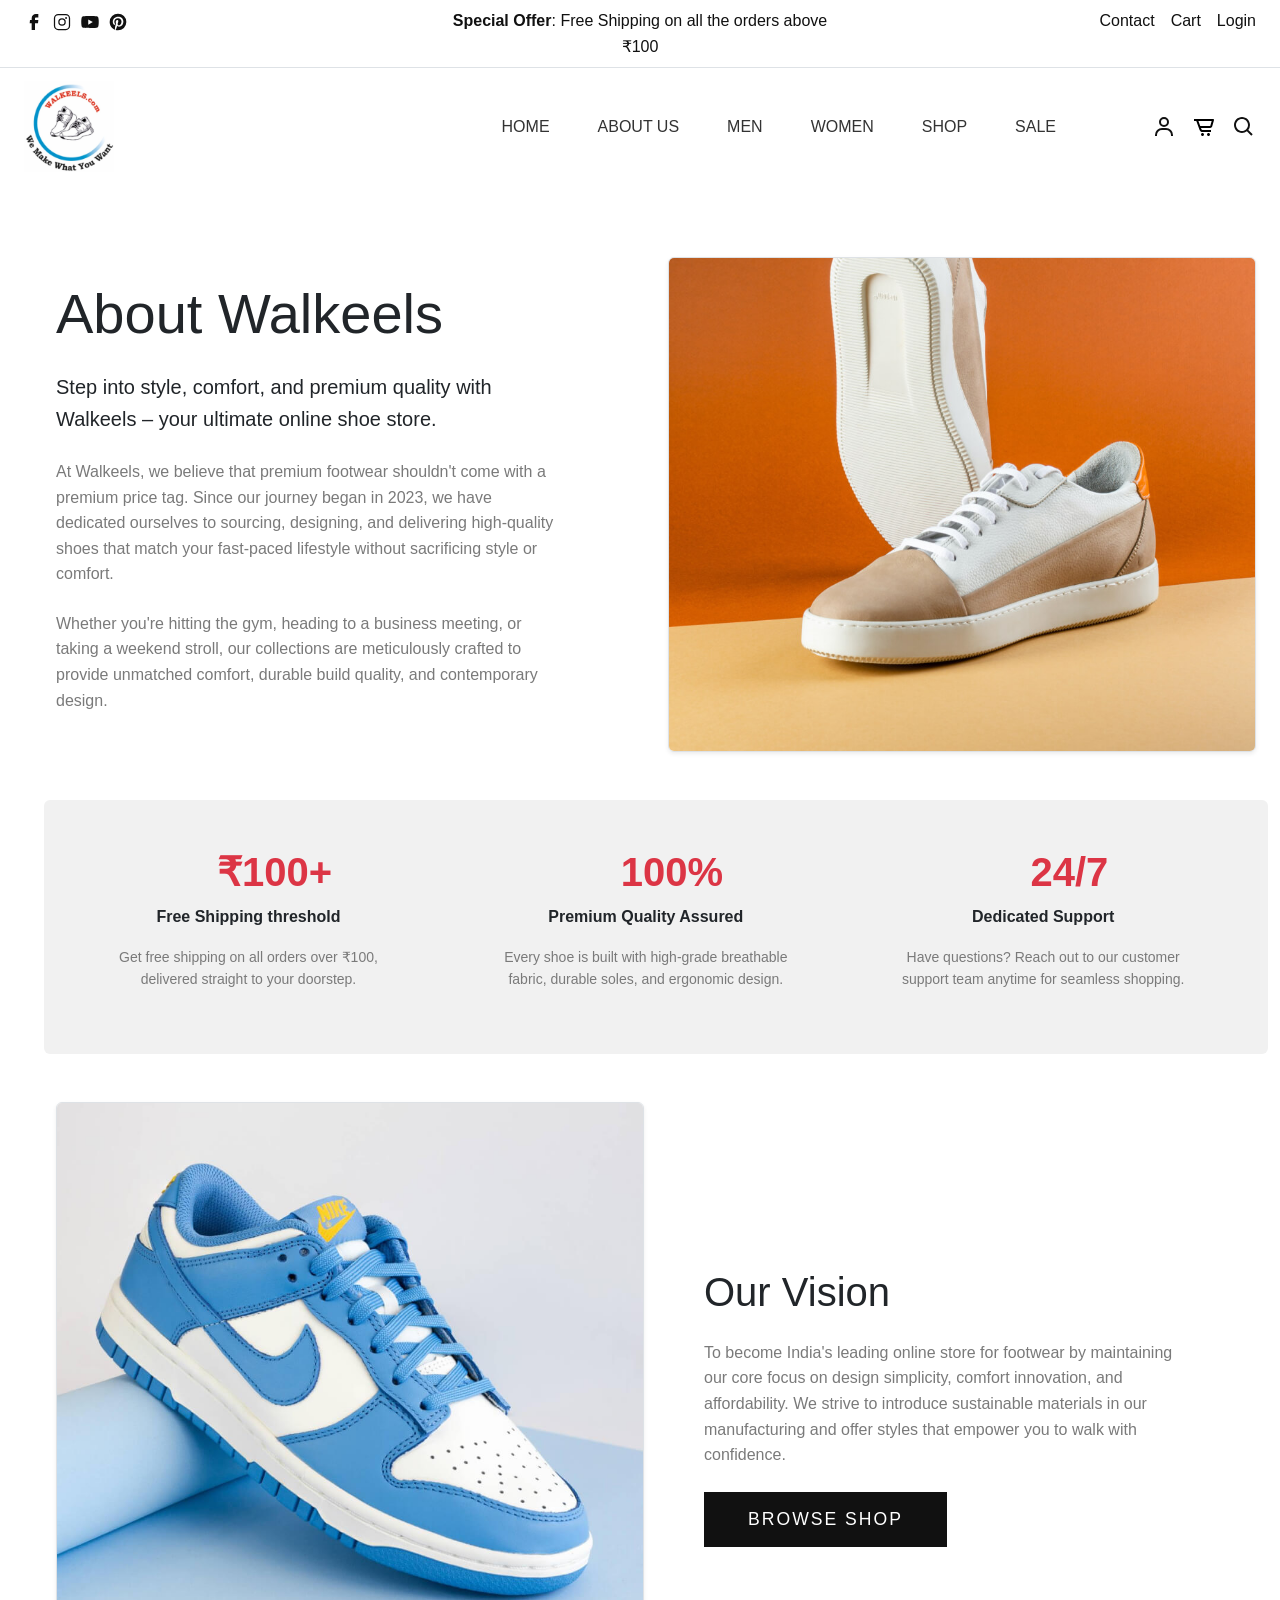
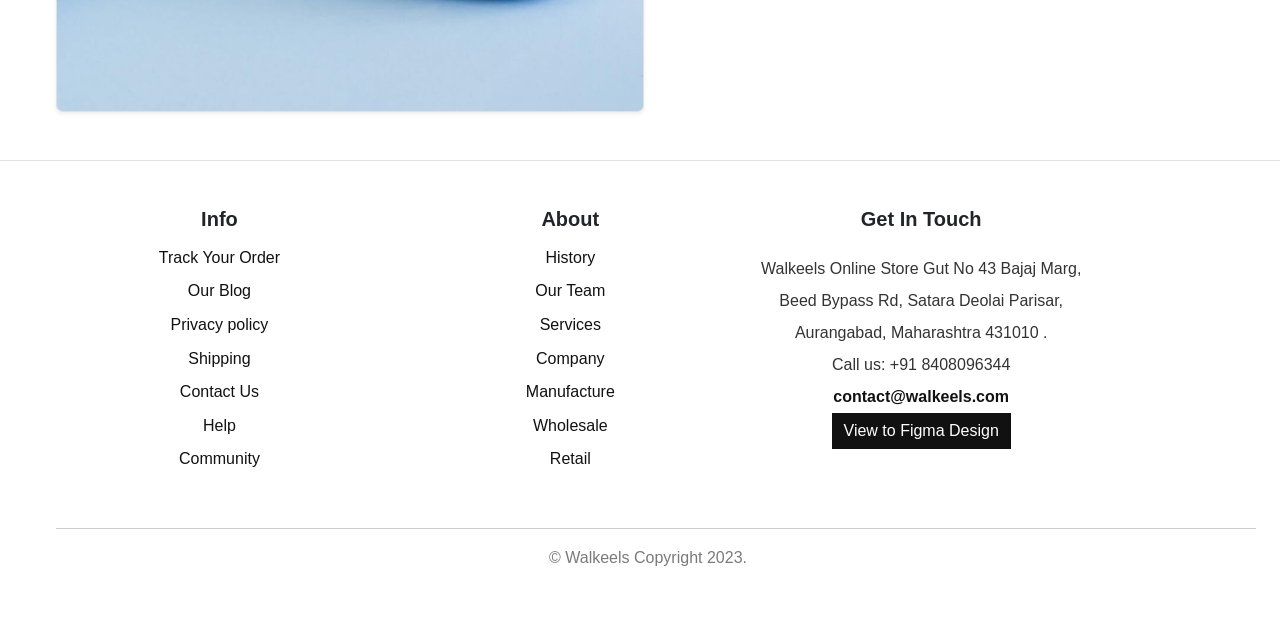
<file: about.html>
<!DOCTYPE html>
<html lang="en"><head><meta http-equiv="Content-Type" content="text/html; charset=UTF-8">
  <title>Walkeels - About Us </title>
  
  <link rel="icon" href="walkeels.png" type="image/x-icon" class="ficon-img">
  <head>
    
  <meta http-equiv="X-UA-Compatible" content="IE=edge">
  <meta name="viewport" content="width=device-width, initial-scale=1.0">
  <meta name="format-detection" content="telephone=no">
  <meta name="apple-mobile-web-app-capable" content="yes">
  <meta name="keywords" content="Online Store">

  <link rel="stylesheet" href="./vendor 1.css">
  <link rel="stylesheet" type="text/css" href="./style.css">

  <link rel="preconnect" href="https://fonts.googleapis.com/">
  <link rel="preconnect" href="https://fonts.gstatic.com/" crossorigin="">
  <link href="./css2" rel="stylesheet">
</head>

<body>
  <svg xmlns="http://www.w3.org/2000/svg" style="display: none;">
    <symbol xmlns="http://www.w3.org/2000/svg" id="shopping-carriage" viewBox="0 0 24 24" fill="none">
      <path d="M5 22H19C20.103 22 21 21.103 21 20V9C21 8.73478 20.8946 8.48043 20.7071 8.29289C20.5196 8.10536 20.2652 8 20 8H17V7C17 4.243 14.757 2 12 2C9.243 2 7 4.243 7 7V8H4C3.73478 8 3.48043 8.10536 3.29289 8.29289C3.10536 8.48043 3 8.73478 3 9V20C3 21.103 3.897 22 5 22ZM9 7C9 5.346 10.346 4 12 4C13.654 4 15 5.346 15 7V8H9V7ZM5 10H7V12H9V10H15V12H17V10H19L19.002 20H5V10Z" fill="black"></path>
    </symbol>
    <symbol xmlns="http://www.w3.org/2000/svg" id="quick-view" viewBox="0 0 24 24">
      <path fill="currentColor" d="M10 18a7.952 7.952 0 0 0 4.897-1.688l4.396 4.396l1.414-1.414l-4.396-4.396A7.952 7.952 0 0 0 18 10c0-4.411-3.589-8-8-8s-8 3.589-8 8s3.589 8 8 8zm0-14c3.309 0 6 2.691 6 6s-2.691 6-6 6s-6-2.691-6-6s2.691-6 6-6z"></path>
    </symbol>
    <symbol xmlns="http://www.w3.org/2000/svg" id="shopping-cart" viewBox="0 0 24 24" fill="none">
      <path d="M21 4H2V6H4.3L7.582 15.025C7.79362 15.6029 8.1773 16.1021 8.68134 16.4552C9.18539 16.8083 9.78556 16.9985 10.401 17H19V15H10.401C9.982 15 9.604 14.735 9.461 14.342L8.973 13H18.246C19.136 13 19.926 12.402 20.169 11.549L21.962 5.275C22.0039 5.12615 22.0109 4.96962 21.9823 4.81763C21.9537 4.66565 21.8904 4.52234 21.7973 4.39889C21.7041 4.27544 21.5837 4.1752 21.4454 4.106C21.3071 4.0368 21.1546 4.00053 21 4ZM18.246 11H8.246L6.428 6H19.675L18.246 11Z" fill="black"></path>
      <path d="M10.5 21C11.3284 21 12 20.3284 12 19.5C12 18.6716 11.3284 18 10.5 18C9.67157 18 9 18.6716 9 19.5C9 20.3284 9.67157 21 10.5 21Z" fill="black"></path>
      <path d="M16.5 21C17.3284 21 18 20.3284 18 19.5C18 18.6716 17.3284 18 16.5 18C15.6716 18 15 18.6716 15 19.5C15 20.3284 15.6716 21 16.5 21Z" fill="black"></path>
    </symbol>
    <symbol xmlns="http://www.w3.org/2000/svg" id="nav-icon" viewBox="0 0 16 16">
      <path d="M14 10.5a.5.5 0 0 0-.5-.5h-3a.5.5 0 0 0 0 1h3a.5.5 0 0 0 .5-.5zm0-3a.5.5 0 0 0-.5-.5h-7a.5.5 0 0 0 0 1h7a.5.5 0 0 0 .5-.5zm0-3a.5.5 0 0 0-.5-.5h-11a.5.5 0 0 0 0 1h11a.5.5 0 0 0 .5-.5z"></path>
    </symbol>
    <symbol xmlns="http://www.w3.org/2000/svg" id="close" viewBox="0 0 16 16">
      <path d="M2.146 2.854a.5.5 0 1 1 .708-.708L8 7.293l5.146-5.147a.5.5 0 0 1 .708.708L8.707 8l5.147 5.146a.5.5 0 0 1-.708.708L8 8.707l-5.146 5.147a.5.5 0 0 1-.708-.708L7.293 8 2.146 2.854Z"></path>
    </symbol>
    <symbol xmlns="http://www.w3.org/2000/svg" id="navbar-icon" viewBox="0 0 16 16">
      <path d="M14 10.5a.5.5 0 0 0-.5-.5h-3a.5.5 0 0 0 0 1h3a.5.5 0 0 0 .5-.5zm0-3a.5.5 0 0 0-.5-.5h-7a.5.5 0 0 0 0 1h7a.5.5 0 0 0 .5-.5zm0-3a.5.5 0 0 0-.5-.5h-11a.5.5 0 0 0 0 1h11a.5.5 0 0 0 .5-.5z"></path>
    </symbol>
    <symbol xmlns="http://www.w3.org/2000/svg" id="plus" viewBox="0 0 24 24">
      <path fill="currentColor" d="M19 12.998h-6v6h-2v-6H5v-2h6v-6h2v6h6z"></path>
    </symbol>
    <symbol xmlns="http://www.w3.org/2000/svg" id="minus" viewBox="0 0 24 24">
      <path fill="currentColor" d="M19 12.998H5v-2h14z"></path>
    </symbol>
    <symbol xmlns="http://www.w3.org/2000/svg" id="dropdown" viewBox="0 0 24 24">
      <path fill="currentColor" d="m7 10l5 5l5-5H7Z"></path>
    </symbol>
    <symbol xmlns="http://www.w3.org/2000/svg" id="user" viewBox="0 0 24 24">
      <path fill="currentColor" d="M12 2a5 5 0 1 0 5 5a5 5 0 0 0-5-5zm0 8a3 3 0 1 1 3-3a3 3 0 0 1-3 3zm9 11v-1a7 7 0 0 0-7-7h-4a7 7 0 0 0-7 7v1h2v-1a5 5 0 0 1 5-5h4a5 5 0 0 1 5 5v1z"></path>
    </symbol>
    <symbol xmlns="http://www.w3.org/2000/svg" id="arrow-right" viewBox="0 0 24 24">
      <path fill="currentColor" d="M13.3 17.275q-.3-.3-.288-.725t.313-.725L16.15 13H5q-.425 0-.713-.288T4 12q0-.425.288-.713T5 11h11.15L13.3 8.15q-.3-.3-.3-.713t.3-.712q.3-.3.713-.3t.712.3L19.3 11.3q.15.15.213.325t.062.375q0 .2-.063.375t-.212.325l-4.6 4.6q-.275.275-.687.275t-.713-.3Z"></path>
    </symbol>
    <symbol xmlns="http://www.w3.org/2000/svg" id="facebook" viewBox="0 0 24 24">
      <path fill="currentColor" d="M9.198 21.5h4v-8.01h3.604l.396-3.98h-4V7.5a1 1 0 0 1 1-1h3v-4h-3a5 5 0 0 0-5 5v2.01h-2l-.396 3.98h2.396v8.01Z"></path>
    </symbol>
    <symbol xmlns="http://www.w3.org/2000/svg" id="twitter" viewBox="0 0 512 512">
      <path fill="currentColor" d="M496 109.5a201.8 201.8 0 0 1-56.55 15.3a97.51 97.51 0 0 0 43.33-53.6a197.74 197.74 0 0 1-62.56 23.5A99.14 99.14 0 0 0 348.31 64c-54.42 0-98.46 43.4-98.46 96.9a93.21 93.21 0 0 0 2.54 22.1a280.7 280.7 0 0 1-203-101.3A95.69 95.69 0 0 0 36 130.4c0 33.6 17.53 63.3 44 80.7A97.5 97.5 0 0 1 35.22 199v1.2c0 47 34 86.1 79 95a100.76 100.76 0 0 1-25.94 3.4a94.38 94.38 0 0 1-18.51-1.8c12.51 38.5 48.92 66.5 92.05 67.3A199.59 199.59 0 0 1 39.5 405.6a203 203 0 0 1-23.5-1.4A278.68 278.68 0 0 0 166.74 448c181.36 0 280.44-147.7 280.44-275.8c0-4.2-.11-8.4-.31-12.5A198.48 198.48 0 0 0 496 109.5Z"></path>
    </symbol>
    <symbol xmlns="http://www.w3.org/2000/svg" id="youtube" viewBox="0 0 32 32">
      <path fill="currentColor" d="M29.41 9.26a3.5 3.5 0 0 0-2.47-2.47C24.76 6.2 16 6.2 16 6.2s-8.76 0-10.94.59a3.5 3.5 0 0 0-2.47 2.47A36.13 36.13 0 0 0 2 16a36.13 36.13 0 0 0 .59 6.74a3.5 3.5 0 0 0 2.47 2.47c2.18.59 10.94.59 10.94.59s8.76 0 10.94-.59a3.5 3.5 0 0 0 2.47-2.47A36.13 36.13 0 0 0 30 16a36.13 36.13 0 0 0-.59-6.74ZM13.2 20.2v-8.4l7.27 4.2Z"></path>
    </symbol>
    <symbol xmlns="http://www.w3.org/2000/svg" id="instagram" viewBox="0 0 256 256">
      <path fill="currentColor" d="M128 80a48 48 0 1 0 48 48a48.05 48.05 0 0 0-48-48Zm0 80a32 32 0 1 1 32-32a32 32 0 0 1-32 32Zm48-136H80a56.06 56.06 0 0 0-56 56v96a56.06 56.06 0 0 0 56 56h96a56.06 56.06 0 0 0 56-56V80a56.06 56.06 0 0 0-56-56Zm40 152a40 40 0 0 1-40 40H80a40 40 0 0 1-40-40V80a40 40 0 0 1 40-40h96a40 40 0 0 1 40 40ZM192 76a12 12 0 1 1-12-12a12 12 0 0 1 12 12Z"></path>
    </symbol>
    <symbol xmlns="http://www.w3.org/2000/svg" id="pinterest" viewBox="0 0 24 24">
      <path fill="currentColor" d="M9.04 21.54c.96.29 1.93.46 2.96.46a10 10 0 0 0 10-10A10 10 0 0 0 12 2A10 10 0 0 0 2 12c0 4.25 2.67 7.9 6.44 9.34c-.09-.78-.18-2.07 0-2.96l1.15-4.94s-.29-.58-.29-1.5c0-1.38.86-2.41 1.84-2.41c.86 0 1.26.63 1.26 1.44c0 .86-.57 2.09-.86 3.27c-.17.98.52 1.84 1.52 1.84c1.78 0 3.16-1.9 3.16-4.58c0-2.4-1.72-4.04-4.19-4.04c-2.82 0-4.48 2.1-4.48 4.31c0 .86.28 1.73.74 2.3c.09.06.09.14.06.29l-.29 1.09c0 .17-.11.23-.28.11c-1.28-.56-2.02-2.38-2.02-3.85c0-3.16 2.24-6.03 6.56-6.03c3.44 0 6.12 2.47 6.12 5.75c0 3.44-2.13 6.2-5.18 6.2c-.97 0-1.92-.52-2.26-1.13l-.67 2.37c-.23.86-.86 2.01-1.29 2.7v-.03Z"></path>
    </symbol>
    <symbol xmlns="http://www.w3.org/2000/svg" id="search" viewBox="0 0 24 24">
      <path fill="currentColor" d="M10 18a7.952 7.952 0 0 0 4.897-1.688l4.396 4.396l1.414-1.414l-4.396-4.396A7.952 7.952 0 0 0 18 10c0-4.411-3.589-8-8-8s-8 3.589-8 8s3.589 8 8 8zm0-14c3.309 0 6 2.691 6 6s-2.691 6-6 6s-6-2.691-6-6s2.691-6 6-6z"></path>
    </symbol>
  </svg>
  <!-- Loader 4 -->

  <div class="preloader" style="position: fixed; top: 0px; left: 0px; width: 100%; height: 100%; background-color: rgb(255, 255, 255); display: none; align-items: center; justify-content: center; z-index: 9999;">
    <svg version="1.1" id="L4" width="100" height="100" xmlns="http://www.w3.org/2000/svg" xmlns:xlink="http://www.w3.org/1999/xlink" x="0px" y="0px" viewBox="0 0 50 100" enable-background="new 0 0 0 0" xml:space="preserve">
    <circle fill="#111" stroke="none" cx="6" cy="50" r="6">
      <animate attributeName="opacity" dur="1s" values="0;1;0" repeatCount="indefinite" begin="0.1"></animate>    
    </circle>
    <circle fill="#111" stroke="none" cx="26" cy="50" r="6">
      <animate attributeName="opacity" dur="1s" values="0;1;0" repeatCount="indefinite" begin="0.2"></animate>       
    </circle>
    <circle fill="#111" stroke="none" cx="46" cy="50" r="6">
      <animate attributeName="opacity" dur="1s" values="0;1;0" repeatCount="indefinite" begin="0.3"></animate>     
    </circle>
    </svg>
  </div>

  <div class="search-box bg-dark position-relative">
        <div class="search-wrap">
      <form action="shop.html" method="GET" class="d-flex justify-content-center align-items-center w-100 h-100 position-absolute" style="top:0; left:0; z-index: 10;">
        <input type="text" name="q" class="search-input display-4 text-white bg-transparent border-0" placeholder="Search..." style="outline: none; max-width: 80%;">
      </form>
      <div class="close-button" style="z-index: 20;">
        <svg class="close" style="fill: white;">
          <use xlink:href="#close"></use>
        </svg>
      </div>
    </div>
  </div>

  <!-- quick view -->
  <div class="modal fade" id="modaltoggle" aria-hidden="true" tabindex="-1">
    <div class="modal-dialog modal-fullscreen-md-down modal-md modal-dialog-centered">
      <div class="modal-content">
        <div class="modal-body">
          <div class="col-lg-12 col-md-12 me-3">
            <div class="image-holder">
              <img src="./summary-item1.jpg" alt="Shoes">
            </div>
          </div>
          <div class="col-lg-12 col-md-12">
            <div class="summary">
              <div class="summary-content fs-6">
                <div class="product-header d-flex justify-content-between mt-4">
                  <h3 class="display-7">Running Shoes For Men</h3>
                  <div class="modal-close-btn">
                    <button type="button" class="btn-close" data-bs-dismiss="modal" aria-label="Close">
                    </button>
                  </div>
                </div>
                <span class="product-price fs-3">&#8377;99</span>
                <div class="product-details">
                  <p class="fs-7">Buy good shoes and a good mattress, because when you're not in one you're in the
                    other. With four pairs of shoes, I can travel the world.</p>
                </div>
                <ul class="select">
                  <li>
                    <strong>Colour Shown:</strong> Red, White, Black
                  </li>
                  <li>
                    <strong>Style:</strong> SM3018-100
                  </li>
                </ul>
                <div class="variations-form shopify-cart">
                  <div class="row">
                    <div class="col-md-6">
                      <div class="quantity d-flex pb-4">
                        <div class="qty-number align-top qty-number-plus d-flex justify-content-center align-items-center text-center">
                          <span class="increase-qty plus">
                            <svg class="plus">
                              <use xlink:href="#plus"></use>
                            </svg>
                          </span>
                        </div>
                        <input type="number" id="quantity_001" class="input-text text-center" step="1" min="1" name="quantity" value="1" title="Qty">
                        <div class="qty-number qty-number-minus d-flex justify-content-center align-items-center text-center">
                          <span class="increase-qty minus">
                            <svg class="minus">
                              <use xlink:href="#minus"></use>
                            </svg>
                          </span>
                        </div>
                      </div>
                    </div>
                    <div class="col-md-6">
                      <a rel="nofollow" data-no-instant="" href="#" class="out-stock button">Out of stock</a>
                      <button type="submit" class="btn btn-medium btn-black hvr-sweep-to-right">Add to cart</button>
                    </div>
                  </div>
                </div>
                <!-- variations-form -->
                <div class="categories d-flex flex-wrap pt-3">
                  <strong class="pe-2">Categories:</strong>
                  <a href="#" title="categories">Clothing,</a>
                  <a href="#" title="categories">Men's Clothes,</a>
                  <a href="#" title="categories">Tops &amp; T-Shirts</a>
                </div>
              </div>
            </div>
          </div>
        </div>
      </div>
    </div>
  </div>
  <!-- / quick view -->

  <div class="modal fade" id="modallong" tabindex="-1" aria-modal="true" role="dialog">
    <div class="modal-dialog modal-fullscreen-md-down modal-md modal-dialog-centered">
      <div class="modal-content">
        <div class="modal-header">
          <h2 class="modal-title fs-5">Cart</h2>
          <button type="button" class="btn-close" data-bs-dismiss="modal" aria-label="Close"></button>
        </div>
        <div class="modal-body">
          <div class="shopping-cart">
            <div class="shopping-cart-content">
              <div class="mini-cart cart-list p-0 mt-3">
                <div class="mini-cart-item d-flex border-bottom pb-3">
                  <div class="col-lg-2 col-md-3 col-sm-2 me-4">
                    <a href="#" title="product-image">
                      <img src="./single-product-thumb1.jpg" class="img-fluid" alt="single-product-item">
                    </a>
                  </div>
                  <div class="col-lg-9 col-md-8 col-sm-8">
                    <div class="product-header d-flex justify-content-between align-items-center mb-3">
                      <h4 class="product-title fs-6 me-5">Sport Shoes For Men</h4>
                      <a href="#" class="remove" aria-label="Remove this item" data-product_id="11913" data-cart_item_key="abc" data-product_sku="">
                        <svg class="close">
                          <use xlink:href="#close"></use>
                        </svg>
                      </a>
                    </div>
                    <div class="quantity-price d-flex justify-content-between align-items-center">
                      <div class="input-group product-qty">
                        <button type="button" class="quantity-left-minus btn btn-light rounded-0 rounded-start btn-number" data-type="minus">
                          <svg width="16" height="16">
                            <use xlink:href="#minus"></use>
                          </svg>
                        </button>
                        <input type="text" name="quantity" class="form-control input-number quantity" value="1">
                        <button type="button" class="quantity-right-plus btn btn-light rounded-0 rounded-end btn-number" data-type="plus">
                          <svg width="16" height="16">
                            <use xlink:href="#plus"></use>
                          </svg>
                        </button>
                      </div>
                      <div class="price-code">
                        <span class="product-price fs-6">&#8377;99</span>
                      </div>
                    </div>
                    <!-- quantity-price -->
                  </div>
                </div>
              </div>
              <div class="mini-cart cart-list p-0 mt-3">
                <div class="mini-cart-item d-flex border-bottom pb-3">
                  <div class="col-lg-2 col-md-3 col-sm-2 me-4">
                    <a href="#" title="product-image">
                      <img src="./single-product-thumb2.jpg" class="img-fluid" alt="single-product-item">
                    </a>
                  </div>
                  <div class="col-lg-9 col-md-8 col-sm-8">
                    <div class="product-header d-flex justify-content-between align-items-center mb-3">
                      <h4 class="product-title fs-6 me-5">Brand Shoes For Men</h4>
                      <a href="#" class="remove" aria-label="Remove this item" data-product_id="11913" data-cart_item_key="abc" data-product_sku="">
                        <svg class="close">
                          <use xlink:href="#close"></use>
                        </svg>
                      </a>
                    </div>
                    <div class="quantity-price d-flex justify-content-between align-items-center">
                      <div class="input-group product-qty">
                        <button type="button" class="quantity-left-minus btn btn-light rounded-0 rounded-start btn-number" data-type="minus">
                          <svg width="16" height="16">
                            <use xlink:href="#minus"></use>
                          </svg>
                        </button>
                        <input type="text" name="quantity" class="form-control input-number quantity" value="1">
                        <button type="button" class="quantity-right-plus btn btn-light rounded-0 rounded-end btn-number" data-type="plus">
                          <svg width="16" height="16">
                            <use xlink:href="#plus"></use>
                          </svg>
                        </button>
                      </div>
                      <div class="price-code">
                        <span class="product-price fs-6">&#8377;99</span>
                      </div>
                    </div>
                    <!-- quantity-price -->
                  </div>
                </div>
              </div>
              <!-- cart-list -->

              <div class="mini-cart-total d-flex justify-content-between py-4">
                <span class="fs-6">Subtotal:</span>
                <span class="special-price-code">
                  <span class="price-amount amount fs-6" style="opacity: 1;">
                    <bdi>
                      <span class="price-currency-symbol">&#8377;</span>198.00 </bdi>
                  </span>
                </span>
              </div>
              <div class="modal-footer my-4 justify-content-center">
                <a href="cart.html" class="btn btn-red hvr-sweep-to-right dark-sweep">View Cart</a>
                <button type="button" class="btn btn-outline-gray hvr-sweep-to-right dark-sweep">Checkout</button>
              </div>
            </div>
          </div>
        </div>
      </div>
    </div>
  </div>
  <!-- cart view -->

  <div class="modal fade" id="modallogin" tabindex="-1" aria-modal="true" role="dialog">
    <div class="modal-dialog modal-fullscreen-md-down modal-md modal-dialog-centered" role="document">
      <div class="modal-content p-4">
        <div class="modal-header mx-auto border-0">
          <h2 class="modal-title fs-3 fw-normal">Login</h2>
        </div>
        <div class="modal-body">
          <div class="login-detail">
            <div class="login-form p-0">
              <div class="col-lg-12 mx-auto">
                <form id="login-form">
                  <input type="text" name="username" placeholder="Username or Email Address *" class="mb-3 ps-3 text-input">
                  <input type="password" name="password" placeholder="Password" class="ps-3 text-input">
                  <div class="checkbox d-flex justify-content-between mt-4">
                    <p class="checkbox-form">
                      <label class="">
                        <input name="rememberme" type="checkbox" id="remember-me" value="forever"> Remember me </label>
                    </p>
                    <p class="lost-password">
                      <a href="#">Forgot your password?</a>
                    </p>
                  </div>
                </form>
              </div>
            </div>
            <div class="modal-footer mt-5 d-flex justify-content-center">
              <button type="submit" form="login-form" class="btn btn-red hvr-sweep-to-right dark-sweep">Login</button>
              <button type="button" class="btn btn-outline-gray hvr-sweep-to-right dark-sweep" data-bs-toggle="modal" data-bs-target="#modalsignup">Register</button>
            </div>
          </div>
        </div>
      </div>
    </div>
  </div>
  <!-- Login -->

  <div class="modal fade" id="modalsignup" tabindex="-1" aria-modal="true" role="dialog">
    <div class="modal-dialog modal-fullscreen-md-down modal-md modal-dialog-centered" role="document">
      <div class="modal-content p-4">
        <div class="modal-header mx-auto border-0">
          <h2 class="modal-title fs-3 fw-normal">Sign Up</h2>
        </div>
        <div class="modal-body">
          <div class="login-detail">
            <div class="login-form p-0">
              <div class="col-lg-12 mx-auto">
                <form id="signup-form">
                  <input type="text" name="name" placeholder="Full Name *" class="mb-3 ps-3 text-input">
                  <input type="text" name="email" placeholder="Email Address *" class="mb-3 ps-3 text-input">
                  <input type="password" name="password" placeholder="Password *" class="mb-3 ps-3 text-input">
                  <input type="password" name="confirm_password" placeholder="Confirm Password *" class="ps-3 text-input">
                </form>
              </div>
            </div>
            <div class="modal-footer mt-5 d-flex justify-content-center">
              <button type="submit" form="signup-form" class="btn btn-red hvr-sweep-to-right dark-sweep">Sign Up</button>
              <button type="button" class="btn btn-outline-gray hvr-sweep-to-right dark-sweep" data-bs-toggle="modal" data-bs-target="#modallogin">Login</button>
            </div>
          </div>
        </div>
      </div>
    </div>
  </div>
  <!-- Sign Up -->

  <header id="header" class="site-header text-black">
    <div class="header-top border-bottom py-2">
      <div class="container-lg">
        <div class="row justify-content-evenly">
          <div class="col">
            <ul class="social-links list-unstyled d-flex m-0">
              <li class="pe-2">
                <a href="#">
                  <svg class="facebook" width="20" height="20">
                    <use xlink:href="#facebook"></use>
                  </svg>
                </a>
              </li>
              <li class="pe-2">
                <a href="https://www.instagram.com/walkeels/" target="_blank" rel="noopener noreferrer">
                  <svg class="instagram" width="20" height="20">
                    <use xlink:href="#instagram"></use>
                  </svg>
                </a>
              </li>
              <li class="pe-2">
                <a href="#">
                  <svg class="youtube" width="20" height="20">
                    <use xlink:href="#youtube"></use>
                  </svg>
                </a>
              </li>
              <li>
                <a href="#">
                  <svg class="pinterest" width="20" height="20">
                    <use xlink:href="#pinterest"></use>
                  </svg>
                </a>
              </li>
            </ul>
          </div>
          <div class="col d-none d-md-block">
            <p class="text-center text-black m-0"><strong>Special Offer</strong>: Free Shipping on all the orders above &#8377;100
            </p>
          </div>
          <div class="col">
            <ul class="d-flex justify-content-end gap-3 list-unstyled m-0">
              <li>
                <a href="contact.html">Contact</a>
              </li>
              <li>
                <a href="cart.html">Cart</a>
              </li>
              <li>
                <a href="#" data-bs-toggle="modal" data-bs-target="#modallogin">Login</a>
              </li>
            </ul>
          </div>
        </div>
      </div>
    </div>
    <nav id="header-nav" class="navbar navbar-expand-lg">
      <div class="container-lg">
        <a class="navbar-brand" href="Index.html">
          <img src="./main-logo.png" class="logo" alt="logo" width="90px">
        </a>
        <button class="navbar-toggler d-flex d-lg-none order-3 border-0 p-1 ms-2" type="button" data-bs-toggle="offcanvas" data-bs-target="#bdNavbar" aria-controls="bdNavbar" aria-expanded="false" aria-label="Toggle navigation">
          <svg class="navbar-icon">
            <use xlink:href="#navbar-icon"></use>
          </svg>
        </button>
        <div class="offcanvas offcanvas-end" tabindex="-1" id="bdNavbar">
          <div class="offcanvas-header px-4 pb-0">
            <a class="navbar-brand ps-3" href="Index.html">
              <img src="./main-logo.png" class="logo" alt="logo">
            </a>
            <button type="button" class="btn-close btn-close-black p-5" data-bs-dismiss="offcanvas" aria-label="Close" data-bs-target="#bdNavbar"></button>
          </div>
          <div class="offcanvas-body">
            <ul id="navbar" class="navbar-nav fw-bold justify-content-end align-items-center flex-grow-1">
              <li class="nav-item">
                <a class="nav-link me-5" href="Index.html">Home</a>
              </li>

              <li class="nav-item">
                <a class="nav-link me-5 active" href="about.html">About Us</a>
              </li>

              <li class="nav-item">
                <a class="nav-link me-5" href="men.html">Men</a>
              </li>
              <li class="nav-item">
                <a class="nav-link me-5" href="women.html">Women</a>
              </li>
              <li class="nav-item">
                <a class="nav-link me-5" href="shop.html">Shop</a>
              </li>

              <li class="nav-item">
                <a class="nav-link me-5" href="sale.html">Sale</a>
              </li>

            </ul>
          </div>
        </div>

        <div class="user-items ps-0 ps-md-5">
          <ul class="d-flex justify-content-end list-unstyled align-item-center m-0">
            <li class="pe-3">
              <a href="https://login" data-bs-toggle="modal" data-bs-target="#modallogin" class="border-0">
                <svg class="user" width="24" height="24">
                  <use xlink:href="#user"></use>
                </svg>
              </a>
            </li>
            <li class="pe-3">
              <a href="#" data-bs-toggle="modal" data-bs-target="#modallong" class="border-0">
                <svg class="shopping-cart" width="24" height="24">
                  <use xlink:href="#shopping-cart"></use>
                </svg>
              </a>
            </li>
            <li>
              <a href="#" class="search-item border-0" data-bs-toggle="collapse" data-bs-target="#search-box" aria-label="Toggle navigation">
                <svg class="search" width="24" height="24">
                  <use xlink:href="#search"></use>
                </svg>
              </a>
            </li>
          </ul>
        </div>
      </div>
    </nav>
  </header>

  <section class="about-us py-5 mt-4">
    <div class="container-lg">
      <div class="row align-items-center mb-5">
        <div class="col-lg-6 mb-4 mb-lg-0">
          <h1 class="display-4 mb-4">About Walkeels</h1>
          <p class="fs-5 mb-4 text-dark">Step into style, comfort, and premium quality with Walkeels – your ultimate online shoe store.</p>
          <p class="mb-4">At Walkeels, we believe that premium footwear shouldn't come with a premium price tag. Since our journey began in 2023, we have dedicated ourselves to sourcing, designing, and delivering high-quality shoes that match your fast-paced lifestyle without sacrificing style or comfort.</p>
          <p>Whether you're hitting the gym, heading to a business meeting, or taking a weekend stroll, our collections are meticulously crafted to provide unmatched comfort, durable build quality, and contemporary design.</p>
        </div>
        <div class="col-lg-6">
          <img src="./card-image3.jpg" class="img-fluid rounded border shadow-sm" alt="About Walkeels">
        </div>
      </div>

      <div class="row py-5 bg-gray my-5 rounded">
        <div class="col-md-4 text-center px-4 mb-4 mb-md-0">
          <h3 class="display-6 fw-bold text-danger">&#8377;100+</h3>
          <p class="fw-bold mt-2 text-dark">Free Shipping threshold</p>
          <p class="small">Get free shipping on all orders over &#8377;100, delivered straight to your doorstep.</p>
        </div>
        <div class="col-md-4 text-center px-4 mb-4 mb-md-0">
          <h3 class="display-6 fw-bold text-danger">100%</h3>
          <p class="fw-bold mt-2 text-dark">Premium Quality Assured</p>
          <p class="small">Every shoe is built with high-grade breathable fabric, durable soles, and ergonomic design.</p>
        </div>
        <div class="col-md-4 text-center px-4">
          <h3 class="display-6 fw-bold text-danger">24/7</h3>
          <p class="fw-bold mt-2 text-dark">Dedicated Support</p>
          <p class="small">Have questions? Reach out to our customer support team anytime for seamless shopping.</p>
        </div>
      </div>

      <div class="row align-items-center mt-5">
        <div class="col-lg-6 mb-4 mb-lg-0">
          <img src="./card-image1.jpg" class="img-fluid rounded border shadow-sm" alt="Our Heritage">
        </div>
        <div class="col-lg-6 ps-lg-5">
          <h2 class="display-6 mb-4">Our Vision</h2>
          <p class="mb-4">To become India's leading online store for footwear by maintaining our core focus on design simplicity, comfort innovation, and affordability. We strive to introduce sustainable materials in our manufacturing and offer styles that empower you to walk with confidence.</p>
          <a href="shop.html" class="btn btn-black btn-medium text-uppercase hvr-sweep-to-right">Browse Shop</a>
        </div>
      </div>
    </div>
  </section>

  <Center>
  <footer id="footer" class="py-5 border-top">
    <div class="container-lg">
      <div class="row">
        <div class="col-lg-2 pb-3">
          <div class="footer-menu">
            <h5 class="widget-title pb-2">Info</h5>
            <ul class="menu-list list-unstyled">
              <li class="pb-2">
                <a href="#">Track Your Order</a>
              </li>
              <li class="pb-2">
                <a href="https://blog.html">Our Blog</a>
              </li>
              <li class="pb-2">
                <a href="#">Privacy policy</a>
              </li>
              <li class="pb-2">
                <a href="#">Shipping</a>
              </li>
              <li class="pb-2">
                <a href="#">Contact Us</a>
              </li>
              <li class="pb-2">
                <a href="#">Help</a>
              </li>
              <li class="pb-2">
                <a href="#">Community</a>
              </li>
            </ul>
          </div>
        </div>
        <div class="col-lg-2 pb-3">
          <div class="footer-menu">
            <h5 class="widget-title pb-2">About</h5>
            <ul class="menu-list list-unstyled">
              <li class="pb-2">
                <a href="#">History</a>
              </li>
              <li class="pb-2">
                <a href="#">Our Team</a>
              </li>
              <li class="pb-2">
                <a href="#">Services</a>
              </li>
              <li class="pb-2">
                <a href="#">Company</a>
              </li>
              <li class="pb-2">
                <a href="#">Manufacture</a>
              </li>
              <li class="pb-2">
                <a href="#">Wholesale</a>
              </li>
              <li class="pb-2">
                <a href="#">Retail</a>
              </li>
            </ul>
          </div>
        </div>

        <div class="col-lg-2 pb-3">
          <div class="footer-menu">
            <h5 class="widget-title pb-3">Get In Touch</h5>
            <div class="footer-contact-text">
              <span <a href="Walkeels.com" > Walkeels Online Store Gut No 43 Bajaj Marg, Beed Bypass Rd, Satara Deolai Parisar, Aurangabad, Maharashtra 431010 . </a> </span>
              <span> Call us: +91 8408096344 </span>
              <span class="text-hover fw-bold light-border"><a href="mailto:contact@walkeels.com">contact@walkeels.com</a></span>
              
              <div class="view-to-website">
                <a href="https://www.figma.com/community/file/1430896690680581765/redesign-walkeels-com" class="btn btn-black text-white">View to Figma Design</a>
              </div>

            </div>
          </div>
        </div>
      </div>
      <div class="row">
        <div class="col-md-6" >
          <hr>
          <p>&copy; Walkeels Copyright 2023.</p>
        </div>
      </hr>
      </div>
    </div>
  </footer>
</Center>
  <script src="./jquery-1.11.0.min(1).js.download"></script>
  <script src="./plugins.js.download"></script>
  <script src="./script.js.download"></script>


</body>
</html>
</file>
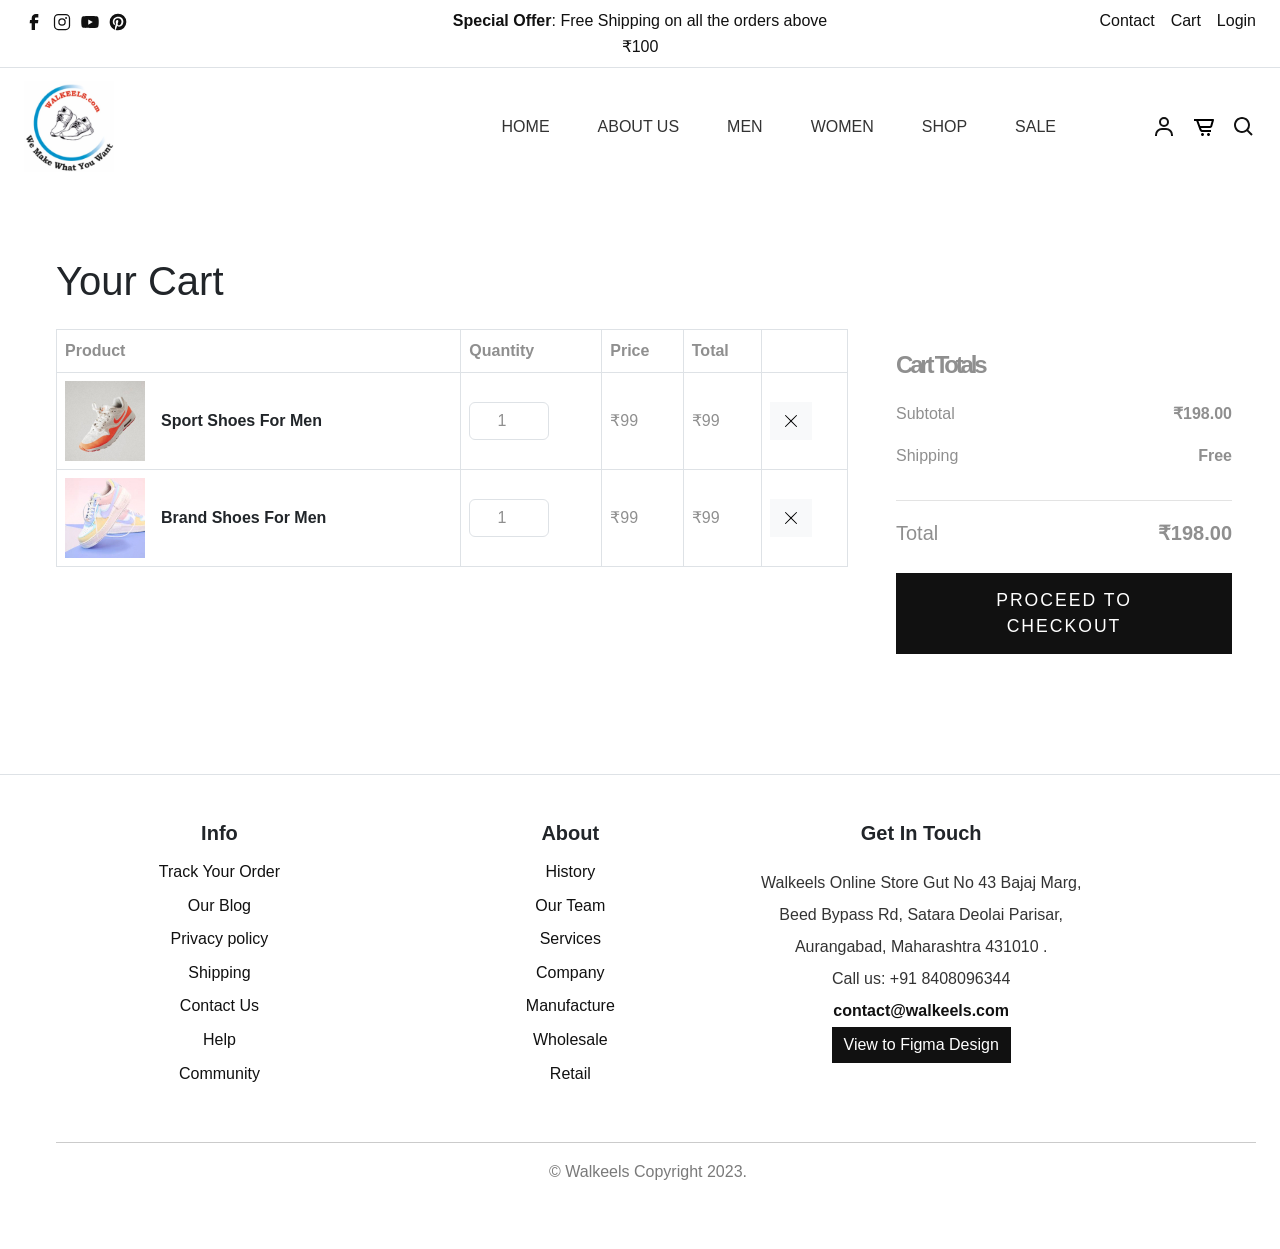
<file: cart.html>
<!DOCTYPE html>
<html lang="en"><head><meta http-equiv="Content-Type" content="text/html; charset=UTF-8">
  <title>Walkeels - Shoes Online Store </title>
  
  <link rel="icon" href="walkeels.png" type="image/x-icon" class="ficon-img">
  <head>
    
  <meta http-equiv="X-UA-Compatible" content="IE=edge">
  <meta name="viewport" content="width=device-width, initial-scale=1.0">
  <meta name="format-detection" content="telephone=no">
  <meta name="apple-mobile-web-app-capable" content="yes">
  <meta name="keywords" content="Online Store">

  <link rel="stylesheet" href="./vendor 1.css">
  <link rel="stylesheet" type="text/css" href="./style.css">

  <link rel="preconnect" href="https://fonts.googleapis.com/">
  <link rel="preconnect" href="https://fonts.gstatic.com/" crossorigin="">
  <link href="./css2" rel="stylesheet">
</head>

<body>
  <svg xmlns="http://www.w3.org/2000/svg" style="display: none;">
    <symbol xmlns="http://www.w3.org/2000/svg" id="shopping-carriage" viewBox="0 0 24 24" fill="none">
      <path d="M5 22H19C20.103 22 21 21.103 21 20V9C21 8.73478 20.8946 8.48043 20.7071 8.29289C20.5196 8.10536 20.2652 8 20 8H17V7C17 4.243 14.757 2 12 2C9.243 2 7 4.243 7 7V8H4C3.73478 8 3.48043 8.10536 3.29289 8.29289C3.10536 8.48043 3 8.73478 3 9V20C3 21.103 3.897 22 5 22ZM9 7C9 5.346 10.346 4 12 4C13.654 4 15 5.346 15 7V8H9V7ZM5 10H7V12H9V10H15V12H17V10H19L19.002 20H5V10Z" fill="black"></path>
    </symbol>
    <symbol xmlns="http://www.w3.org/2000/svg" id="quick-view" viewBox="0 0 24 24">
      <path fill="currentColor" d="M10 18a7.952 7.952 0 0 0 4.897-1.688l4.396 4.396l1.414-1.414l-4.396-4.396A7.952 7.952 0 0 0 18 10c0-4.411-3.589-8-8-8s-8 3.589-8 8s3.589 8 8 8zm0-14c3.309 0 6 2.691 6 6s-2.691 6-6 6s-6-2.691-6-6s2.691-6 6-6z"></path>
    </symbol>
    <symbol xmlns="http://www.w3.org/2000/svg" id="shopping-cart" viewBox="0 0 24 24" fill="none">
      <path d="M21 4H2V6H4.3L7.582 15.025C7.79362 15.6029 8.1773 16.1021 8.68134 16.4552C9.18539 16.8083 9.78556 16.9985 10.401 17H19V15H10.401C9.982 15 9.604 14.735 9.461 14.342L8.973 13H18.246C19.136 13 19.926 12.402 20.169 11.549L21.962 5.275C22.0039 5.12615 22.0109 4.96962 21.9823 4.81763C21.9537 4.66565 21.8904 4.52234 21.7973 4.39889C21.7041 4.27544 21.5837 4.1752 21.4454 4.106C21.3071 4.0368 21.1546 4.00053 21 4ZM18.246 11H8.246L6.428 6H19.675L18.246 11Z" fill="black"></path>
      <path d="M10.5 21C11.3284 21 12 20.3284 12 19.5C12 18.6716 11.3284 18 10.5 18C9.67157 18 9 18.6716 9 19.5C9 20.3284 9.67157 21 10.5 21Z" fill="black"></path>
      <path d="M16.5 21C17.3284 21 18 20.3284 18 19.5C18 18.6716 17.3284 18 16.5 18C15.6716 18 15 18.6716 15 19.5C15 20.3284 15.6716 21 16.5 21Z" fill="black"></path>
    </symbol>
    <symbol xmlns="http://www.w3.org/2000/svg" id="nav-icon" viewBox="0 0 16 16">
      <path d="M14 10.5a.5.5 0 0 0-.5-.5h-3a.5.5 0 0 0 0 1h3a.5.5 0 0 0 .5-.5zm0-3a.5.5 0 0 0-.5-.5h-7a.5.5 0 0 0 0 1h7a.5.5 0 0 0 .5-.5zm0-3a.5.5 0 0 0-.5-.5h-11a.5.5 0 0 0 0 1h11a.5.5 0 0 0 .5-.5z"></path>
    </symbol>
    <symbol xmlns="http://www.w3.org/2000/svg" id="close" viewBox="0 0 16 16">
      <path d="M2.146 2.854a.5.5 0 1 1 .708-.708L8 7.293l5.146-5.147a.5.5 0 0 1 .708.708L8.707 8l5.147 5.146a.5.5 0 0 1-.708.708L8 8.707l-5.146 5.147a.5.5 0 0 1-.708-.708L7.293 8 2.146 2.854Z"></path>
    </symbol>
    <symbol xmlns="http://www.w3.org/2000/svg" id="navbar-icon" viewBox="0 0 16 16">
      <path d="M14 10.5a.5.5 0 0 0-.5-.5h-3a.5.5 0 0 0 0 1h3a.5.5 0 0 0 .5-.5zm0-3a.5.5 0 0 0-.5-.5h-7a.5.5 0 0 0 0 1h7a.5.5 0 0 0 .5-.5zm0-3a.5.5 0 0 0-.5-.5h-11a.5.5 0 0 0 0 1h11a.5.5 0 0 0 .5-.5z"></path>
    </symbol>
    <symbol xmlns="http://www.w3.org/2000/svg" id="plus" viewBox="0 0 24 24">
      <path fill="currentColor" d="M19 12.998h-6v6h-2v-6H5v-2h6v-6h2v6h6z"></path>
    </symbol>
    <symbol xmlns="http://www.w3.org/2000/svg" id="minus" viewBox="0 0 24 24">
      <path fill="currentColor" d="M19 12.998H5v-2h14z"></path>
    </symbol>
    <symbol xmlns="http://www.w3.org/2000/svg" id="dropdown" viewBox="0 0 24 24">
      <path fill="currentColor" d="m7 10l5 5l5-5H7Z"></path>
    </symbol>
    <symbol xmlns="http://www.w3.org/2000/svg" id="user" viewBox="0 0 24 24">
      <path fill="currentColor" d="M12 2a5 5 0 1 0 5 5a5 5 0 0 0-5-5zm0 8a3 3 0 1 1 3-3a3 3 0 0 1-3 3zm9 11v-1a7 7 0 0 0-7-7h-4a7 7 0 0 0-7 7v1h2v-1a5 5 0 0 1 5-5h4a5 5 0 0 1 5 5v1z"></path>
    </symbol>
    <symbol xmlns="http://www.w3.org/2000/svg" id="arrow-right" viewBox="0 0 24 24">
      <path fill="currentColor" d="M13.3 17.275q-.3-.3-.288-.725t.313-.725L16.15 13H5q-.425 0-.713-.288T4 12q0-.425.288-.713T5 11h11.15L13.3 8.15q-.3-.3-.3-.713t.3-.712q.3-.3.713-.3t.712.3L19.3 11.3q.15.15.213.325t.062.375q0 .2-.063.375t-.212.325l-4.6 4.6q-.275.275-.687.275t-.713-.3Z"></path>
    </symbol>
    <symbol xmlns="http://www.w3.org/2000/svg" id="facebook" viewBox="0 0 24 24">
      <path fill="currentColor" d="M9.198 21.5h4v-8.01h3.604l.396-3.98h-4V7.5a1 1 0 0 1 1-1h3v-4h-3a5 5 0 0 0-5 5v2.01h-2l-.396 3.98h2.396v8.01Z"></path>
    </symbol>
    <symbol xmlns="http://www.w3.org/2000/svg" id="twitter" viewBox="0 0 512 512">
      <path fill="currentColor" d="M496 109.5a201.8 201.8 0 0 1-56.55 15.3a97.51 97.51 0 0 0 43.33-53.6a197.74 197.74 0 0 1-62.56 23.5A99.14 99.14 0 0 0 348.31 64c-54.42 0-98.46 43.4-98.46 96.9a93.21 93.21 0 0 0 2.54 22.1a280.7 280.7 0 0 1-203-101.3A95.69 95.69 0 0 0 36 130.4c0 33.6 17.53 63.3 44 80.7A97.5 97.5 0 0 1 35.22 199v1.2c0 47 34 86.1 79 95a100.76 100.76 0 0 1-25.94 3.4a94.38 94.38 0 0 1-18.51-1.8c12.51 38.5 48.92 66.5 92.05 67.3A199.59 199.59 0 0 1 39.5 405.6a203 203 0 0 1-23.5-1.4A278.68 278.68 0 0 0 166.74 448c181.36 0 280.44-147.7 280.44-275.8c0-4.2-.11-8.4-.31-12.5A198.48 198.48 0 0 0 496 109.5Z"></path>
    </symbol>
    <symbol xmlns="http://www.w3.org/2000/svg" id="youtube" viewBox="0 0 32 32">
      <path fill="currentColor" d="M29.41 9.26a3.5 3.5 0 0 0-2.47-2.47C24.76 6.2 16 6.2 16 6.2s-8.76 0-10.94.59a3.5 3.5 0 0 0-2.47 2.47A36.13 36.13 0 0 0 2 16a36.13 36.13 0 0 0 .59 6.74a3.5 3.5 0 0 0 2.47 2.47c2.18.59 10.94.59 10.94.59s8.76 0 10.94-.59a3.5 3.5 0 0 0 2.47-2.47A36.13 36.13 0 0 0 30 16a36.13 36.13 0 0 0-.59-6.74ZM13.2 20.2v-8.4l7.27 4.2Z"></path>
    </symbol>
    <symbol xmlns="http://www.w3.org/2000/svg" id="instagram" viewBox="0 0 256 256">
      <path fill="currentColor" d="M128 80a48 48 0 1 0 48 48a48.05 48.05 0 0 0-48-48Zm0 80a32 32 0 1 1 32-32a32 32 0 0 1-32 32Zm48-136H80a56.06 56.06 0 0 0-56 56v96a56.06 56.06 0 0 0 56 56h96a56.06 56.06 0 0 0 56-56V80a56.06 56.06 0 0 0-56-56Zm40 152a40 40 0 0 1-40 40H80a40 40 0 0 1-40-40V80a40 40 0 0 1 40-40h96a40 40 0 0 1 40 40ZM192 76a12 12 0 1 1-12-12a12 12 0 0 1 12 12Z"></path>
    </symbol>
    <symbol xmlns="http://www.w3.org/2000/svg" id="pinterest" viewBox="0 0 24 24">
      <path fill="currentColor" d="M9.04 21.54c.96.29 1.93.46 2.96.46a10 10 0 0 0 10-10A10 10 0 0 0 12 2A10 10 0 0 0 2 12c0 4.25 2.67 7.9 6.44 9.34c-.09-.78-.18-2.07 0-2.96l1.15-4.94s-.29-.58-.29-1.5c0-1.38.86-2.41 1.84-2.41c.86 0 1.26.63 1.26 1.44c0 .86-.57 2.09-.86 3.27c-.17.98.52 1.84 1.52 1.84c1.78 0 3.16-1.9 3.16-4.58c0-2.4-1.72-4.04-4.19-4.04c-2.82 0-4.48 2.1-4.48 4.31c0 .86.28 1.73.74 2.3c.09.06.09.14.06.29l-.29 1.09c0 .17-.11.23-.28.11c-1.28-.56-2.02-2.38-2.02-3.85c0-3.16 2.24-6.03 6.56-6.03c3.44 0 6.12 2.47 6.12 5.75c0 3.44-2.13 6.2-5.18 6.2c-.97 0-1.92-.52-2.26-1.13l-.67 2.37c-.23.86-.86 2.01-1.29 2.7v-.03Z"></path>
    </symbol>
    <symbol xmlns="http://www.w3.org/2000/svg" id="search" viewBox="0 0 24 24">
      <path fill="currentColor" d="M10 18a7.952 7.952 0 0 0 4.897-1.688l4.396 4.396l1.414-1.414l-4.396-4.396A7.952 7.952 0 0 0 18 10c0-4.411-3.589-8-8-8s-8 3.589-8 8s3.589 8 8 8zm0-14c3.309 0 6 2.691 6 6s-2.691 6-6 6s-6-2.691-6-6s2.691-6 6-6z"></path>
    </symbol>
  </svg>
  <!-- Loader 4 -->

  <div class="preloader" style="position: fixed; top: 0px; left: 0px; width: 100%; height: 100%; background-color: rgb(255, 255, 255); display: none; align-items: center; justify-content: center; z-index: 9999;">
    <svg version="1.1" id="L4" width="100" height="100" xmlns="http://www.w3.org/2000/svg" xmlns:xlink="http://www.w3.org/1999/xlink" x="0px" y="0px" viewBox="0 0 50 100" enable-background="new 0 0 0 0" xml:space="preserve">
    <circle fill="#111" stroke="none" cx="6" cy="50" r="6">
      <animate attributeName="opacity" dur="1s" values="0;1;0" repeatCount="indefinite" begin="0.1"></animate>    
    </circle>
    <circle fill="#111" stroke="none" cx="26" cy="50" r="6">
      <animate attributeName="opacity" dur="1s" values="0;1;0" repeatCount="indefinite" begin="0.2"></animate>       
    </circle>
    <circle fill="#111" stroke="none" cx="46" cy="50" r="6">
      <animate attributeName="opacity" dur="1s" values="0;1;0" repeatCount="indefinite" begin="0.3"></animate>     
    </circle>
    </svg>
  </div>

  <div class="search-box bg-dark position-relative">
        <div class="search-wrap">
      <form action="shop.html" method="GET" class="d-flex justify-content-center align-items-center w-100 h-100 position-absolute" style="top:0; left:0; z-index: 10;">
        <input type="text" name="q" class="search-input display-4 text-white bg-transparent border-0" placeholder="Search..." style="outline: none; max-width: 80%;">
      </form>
      <div class="close-button" style="z-index: 20;">
        <svg class="close" style="fill: white;">
          <use xlink:href="#close"></use>
        </svg>
      </div>
    </div>
  </div>

  <!-- quick view -->
  <div class="modal fade" id="modaltoggle" aria-hidden="true" tabindex="-1">
    <div class="modal-dialog modal-fullscreen-md-down modal-md modal-dialog-centered">
      <div class="modal-content">
        <div class="modal-body">
          <div class="col-lg-12 col-md-12 me-3">
            <div class="image-holder">
              <img src="./summary-item1.jpg" alt="Shoes">
            </div>
          </div>
          <div class="col-lg-12 col-md-12">
            <div class="summary">
              <div class="summary-content fs-6">
                <div class="product-header d-flex justify-content-between mt-4">
                  <h3 class="display-7">Running Shoes For Men</h3>
                  <div class="modal-close-btn">
                    <button type="button" class="btn-close" data-bs-dismiss="modal" aria-label="Close">
                    </button>
                  </div>
                </div>
                <span class="product-price fs-3">&#8377;99</span>
                <div class="product-details">
                  <p class="fs-7">Buy good shoes and a good mattress, because when you're not in one you're in the
                    other. With four pairs of shoes, I can travel the world.</p>
                </div>
                <ul class="select">
                  <li>
                    <strong>Colour Shown:</strong> Red, White, Black
                  </li>
                  <li>
                    <strong>Style:</strong> SM3018-100
                  </li>
                </ul>
                <div class="variations-form shopify-cart">
                  <div class="row">
                    <div class="col-md-6">
                      <div class="quantity d-flex pb-4">
                        <div class="qty-number align-top qty-number-plus d-flex justify-content-center align-items-center text-center">
                          <span class="increase-qty plus">
                            <svg class="plus">
                              <use xlink:href="#plus"></use>
                            </svg>
                          </span>
                        </div>
                        <input type="number" id="quantity_001" class="input-text text-center" step="1" min="1" name="quantity" value="1" title="Qty">
                        <div class="qty-number qty-number-minus d-flex justify-content-center align-items-center text-center">
                          <span class="increase-qty minus">
                            <svg class="minus">
                              <use xlink:href="#minus"></use>
                            </svg>
                          </span>
                        </div>
                      </div>
                    </div>
                    <div class="col-md-6">
                      <a rel="nofollow" data-no-instant="" href="#" class="out-stock button">Out of stock</a>
                      <button type="submit" class="btn btn-medium btn-black hvr-sweep-to-right">Add to cart</button>
                    </div>
                  </div>
                </div>
                <!-- variations-form -->
                <div class="categories d-flex flex-wrap pt-3">
                  <strong class="pe-2">Categories:</strong>
                  <a href="#" title="categories">Clothing,</a>
                  <a href="#" title="categories">Men's Clothes,</a>
                  <a href="#" title="categories">Tops &amp; T-Shirts</a>
                </div>
              </div>
            </div>
          </div>
        </div>
      </div>
    </div>
  </div>
  <!-- / quick view -->

  <div class="modal fade" id="modallong" tabindex="-1" aria-modal="true" role="dialog">
    <div class="modal-dialog modal-fullscreen-md-down modal-md modal-dialog-centered">
      <div class="modal-content">
        <div class="modal-header">
          <h2 class="modal-title fs-5">Cart</h2>
          <button type="button" class="btn-close" data-bs-dismiss="modal" aria-label="Close"></button>
        </div>
        <div class="modal-body">
          <div class="shopping-cart">
            <div class="shopping-cart-content">
              <div class="mini-cart cart-list p-0 mt-3">
                <div class="mini-cart-item d-flex border-bottom pb-3">
                  <div class="col-lg-2 col-md-3 col-sm-2 me-4">
                    <a href="#" title="product-image">
                      <img src="./single-product-thumb1.jpg" class="img-fluid" alt="single-product-item">
                    </a>
                  </div>
                  <div class="col-lg-9 col-md-8 col-sm-8">
                    <div class="product-header d-flex justify-content-between align-items-center mb-3">
                      <h4 class="product-title fs-6 me-5">Sport Shoes For Men</h4>
                      <a href="#" class="remove" aria-label="Remove this item" data-product_id="11913" data-cart_item_key="abc" data-product_sku="">
                        <svg class="close">
                          <use xlink:href="#close"></use>
                        </svg>
                      </a>
                    </div>
                    <div class="quantity-price d-flex justify-content-between align-items-center">
                      <div class="input-group product-qty">
                        <button type="button" class="quantity-left-minus btn btn-light rounded-0 rounded-start btn-number" data-type="minus">
                          <svg width="16" height="16">
                            <use xlink:href="#minus"></use>
                          </svg>
                        </button>
                        <input type="text" name="quantity" class="form-control input-number quantity" value="1">
                        <button type="button" class="quantity-right-plus btn btn-light rounded-0 rounded-end btn-number" data-type="plus">
                          <svg width="16" height="16">
                            <use xlink:href="#plus"></use>
                          </svg>
                        </button>
                      </div>
                      <div class="price-code">
                        <span class="product-price fs-6">&#8377;99</span>
                      </div>
                    </div>
                    <!-- quantity-price -->
                  </div>
                </div>
              </div>
              <div class="mini-cart cart-list p-0 mt-3">
                <div class="mini-cart-item d-flex border-bottom pb-3">
                  <div class="col-lg-2 col-md-3 col-sm-2 me-4">
                    <a href="#" title="product-image">
                      <img src="./single-product-thumb2.jpg" class="img-fluid" alt="single-product-item">
                    </a>
                  </div>
                  <div class="col-lg-9 col-md-8 col-sm-8">
                    <div class="product-header d-flex justify-content-between align-items-center mb-3">
                      <h4 class="product-title fs-6 me-5">Brand Shoes For Men</h4>
                      <a href="#" class="remove" aria-label="Remove this item" data-product_id="11913" data-cart_item_key="abc" data-product_sku="">
                        <svg class="close">
                          <use xlink:href="#close"></use>
                        </svg>
                      </a>
                    </div>
                    <div class="quantity-price d-flex justify-content-between align-items-center">
                      <div class="input-group product-qty">
                        <button type="button" class="quantity-left-minus btn btn-light rounded-0 rounded-start btn-number" data-type="minus">
                          <svg width="16" height="16">
                            <use xlink:href="#minus"></use>
                          </svg>
                        </button>
                        <input type="text" name="quantity" class="form-control input-number quantity" value="1">
                        <button type="button" class="quantity-right-plus btn btn-light rounded-0 rounded-end btn-number" data-type="plus">
                          <svg width="16" height="16">
                            <use xlink:href="#plus"></use>
                          </svg>
                        </button>
                      </div>
                      <div class="price-code">
                        <span class="product-price fs-6">&#8377;99</span>
                      </div>
                    </div>
                    <!-- quantity-price -->
                  </div>
                </div>
              </div>
              <!-- cart-list -->

              <div class="mini-cart-total d-flex justify-content-between py-4">
                <span class="fs-6">Subtotal:</span>
                <span class="special-price-code">
                  <span class="price-amount amount fs-6" style="opacity: 1;">
                    <bdi>
                      <span class="price-currency-symbol">&#8377;</span>198.00 </bdi>
                  </span>
                </span>
              </div>
              <div class="modal-footer my-4 justify-content-center">
                <a href="cart.html" class="btn btn-red hvr-sweep-to-right dark-sweep">View Cart</a>
                <button type="button" class="btn btn-outline-gray hvr-sweep-to-right dark-sweep">Checkout</button>
              </div>
            </div>
          </div>
        </div>
      </div>
    </div>
  </div>
  <!-- cart view -->

  <div class="modal fade" id="modallogin" tabindex="-1" aria-modal="true" role="dialog">
    <div class="modal-dialog modal-fullscreen-md-down modal-md modal-dialog-centered" role="document">
      <div class="modal-content p-4">
        <div class="modal-header mx-auto border-0">
          <h2 class="modal-title fs-3 fw-normal">Login</h2>
        </div>
        <div class="modal-body">
          <div class="login-detail">
            <div class="login-form p-0">
              <div class="col-lg-12 mx-auto">
                <form id="login-form">
                  <input type="text" name="username" placeholder="Username or Email Address *" class="mb-3 ps-3 text-input">
                  <input type="password" name="password" placeholder="Password" class="ps-3 text-input">
                  <div class="checkbox d-flex justify-content-between mt-4">
                    <p class="checkbox-form">
                      <label class="">
                        <input name="rememberme" type="checkbox" id="remember-me" value="forever"> Remember me </label>
                    </p>
                    <p class="lost-password">
                      <a href="#">Forgot your password?</a>
                    </p>
                  </div>
                </form>
              </div>
            </div>
            <div class="modal-footer mt-5 d-flex justify-content-center">
              <button type="submit" form="login-form" class="btn btn-red hvr-sweep-to-right dark-sweep">Login</button>
              <button type="button" class="btn btn-outline-gray hvr-sweep-to-right dark-sweep" data-bs-toggle="modal" data-bs-target="#modalsignup">Register</button>
            </div>
          </div>
        </div>
      </div>
    </div>
  </div>
  <!-- Login -->

  <div class="modal fade" id="modalsignup" tabindex="-1" aria-modal="true" role="dialog">
    <div class="modal-dialog modal-fullscreen-md-down modal-md modal-dialog-centered" role="document">
      <div class="modal-content p-4">
        <div class="modal-header mx-auto border-0">
          <h2 class="modal-title fs-3 fw-normal">Sign Up</h2>
        </div>
        <div class="modal-body">
          <div class="login-detail">
            <div class="login-form p-0">
              <div class="col-lg-12 mx-auto">
                <form id="signup-form">
                  <input type="text" name="name" placeholder="Full Name *" class="mb-3 ps-3 text-input">
                  <input type="text" name="email" placeholder="Email Address *" class="mb-3 ps-3 text-input">
                  <input type="password" name="password" placeholder="Password *" class="mb-3 ps-3 text-input">
                  <input type="password" name="confirm_password" placeholder="Confirm Password *" class="ps-3 text-input">
                </form>
              </div>
            </div>
            <div class="modal-footer mt-5 d-flex justify-content-center">
              <button type="submit" form="signup-form" class="btn btn-red hvr-sweep-to-right dark-sweep">Sign Up</button>
              <button type="button" class="btn btn-outline-gray hvr-sweep-to-right dark-sweep" data-bs-toggle="modal" data-bs-target="#modallogin">Login</button>
            </div>
          </div>
        </div>
      </div>
    </div>
  </div>
  <!-- Sign Up -->

  <header id="header" class="site-header text-black">
    <div class="header-top border-bottom py-2">
      <div class="container-lg">
        <div class="row justify-content-evenly">
          <div class="col">
            <ul class="social-links list-unstyled d-flex m-0">
              <li class="pe-2">
                <a href="#">
                  <svg class="facebook" width="20" height="20">
                    <use xlink:href="#facebook"></use>
                  </svg>
                </a>
              </li>
              <li class="pe-2">
                <a href="https://www.instagram.com/walkeels/" target="_blank" rel="noopener noreferrer">
                  <svg class="instagram" width="20" height="20">
                    <use xlink:href="#instagram"></use>
                  </svg>
                </a>
              </li>
              <li class="pe-2">
                <a href="#">
                  <svg class="youtube" width="20" height="20">
                    <use xlink:href="#youtube"></use>
                  </svg>
                </a>
              </li>
              <li>
                <a href="#">
                  <svg class="pinterest" width="20" height="20">
                    <use xlink:href="#pinterest"></use>
                  </svg>
                </a>
              </li>
            </ul>
          </div>
          <div class="col d-none d-md-block">
            <p class="text-center text-black m-0"><strong>Special Offer</strong>: Free Shipping on all the orders above &#8377;100
            </p>
          </div>
          <div class="col">
            <ul class="d-flex justify-content-end gap-3 list-unstyled m-0">
              <li>
                <a href="contact.html">Contact</a>
              </li>
              <li>
                <a href="cart.html">Cart</a>
              </li>
              <li>
                <a href="#" data-bs-toggle="modal" data-bs-target="#modallogin">Login</a>
              </li>
            </ul>
          </div>
        </div>
      </div>
    </div>
    <nav id="header-nav" class="navbar navbar-expand-lg">
      <div class="container-lg">
        <a class="navbar-brand" href="Index.html">
          <img src="./main-logo.png" class="logo" alt="logo" width="90px">
        </a>
        <button class="navbar-toggler d-flex d-lg-none order-3 border-0 p-1 ms-2" type="button" data-bs-toggle="offcanvas" data-bs-target="#bdNavbar" aria-controls="bdNavbar" aria-expanded="false" aria-label="Toggle navigation">
          <svg class="navbar-icon">
            <use xlink:href="#navbar-icon"></use>
          </svg>
        </button>
        <div class="offcanvas offcanvas-end" tabindex="-1" id="bdNavbar">
          <div class="offcanvas-header px-4 pb-0">
            <a class="navbar-brand ps-3" href="Index.html">
              <img src="./main-logo.png" class="logo" alt="logo">
            </a>
            <button type="button" class="btn-close btn-close-black p-5" data-bs-dismiss="offcanvas" aria-label="Close" data-bs-target="#bdNavbar"></button>
          </div>
          <div class="offcanvas-body">
            <ul id="navbar" class="navbar-nav fw-bold justify-content-end align-items-center flex-grow-1">
              <li class="nav-item">
                <a class="nav-link me-5 active" href="Index.html">Home</a>
              </li>

              <li class="nav-item">
                <a class="nav-link me-5" href="about.html">About Us</a>
              </li>

              <li class="nav-item">
                <a class="nav-link me-5" href="men.html">Men</a>
              </li>
              <li class="nav-item">
                <a class="nav-link me-5" href="women.html">Women</a>
              </li>
              <li class="nav-item">
                <a class="nav-link me-5" href="shop.html">Shop</a>
              </li>

              <li class="nav-item">
                <a class="nav-link me-5" href="sale.html">Sale</a>
              </li>

            </ul>
          </div>
        </div>

        <div class="user-items ps-0 ps-md-5">
          <ul class="d-flex justify-content-end list-unstyled align-item-center m-0">
            <li class="pe-3">
              <a href="https://login" data-bs-toggle="modal" data-bs-target="#modallogin" class="border-0">
                <svg class="user" width="24" height="24">
                  <use xlink:href="#user"></use>
                </svg>
              </a>
            </li>
            <li class="pe-3">
              <a href="#" data-bs-toggle="modal" data-bs-target="#modallong" class="border-0">
                <svg class="shopping-cart" width="24" height="24">
                  <use xlink:href="#shopping-cart"></use>
                </svg>
              </a>
            </li>
            <li>
              <a href="#" class="search-item border-0" data-bs-toggle="collapse" data-bs-target="#search-box" aria-label="Toggle navigation">
                <svg class="search" width="24" height="24">
                  <use xlink:href="#search"></use>
                </svg>
              </a>
            </li>
          </ul>
        </div>
      </div>
    </nav>
  </header>

    <section class="cart py-5 mt-4">
    <div class="container-lg">
      <h2 class="display-6 mb-4">Your Cart</h2>
      <div class="row">
        <div class="col-lg-8 mb-5">
          <div class="table-responsive">
            <table class="table table-bordered align-middle">
              <thead>
                <tr>
                  <th>Product</th>
                  <th>Quantity</th>
                  <th>Price</th>
                  <th>Total</th>
                  <th></th>
                </tr>
              </thead>
              <tbody>
                <tr>
                  <td>
                    <div class="d-flex align-items-center">
                      <img src="./single-product-thumb1.jpg" alt="product" width="80" class="me-3">
                      <div>
                        <h5 class="m-0 fs-6">Sport Shoes For Men</h5>
                      </div>
                    </div>
                  </td>
                  <td>
                    <input type="number" class="form-control text-center" value="1" min="1" style="width: 80px;">
                  </td>
                  <td>&#8377;99</td>
                  <td>&#8377;99</td>
                  <td><button class="btn btn-light"><svg class="close" width="16" height="16"><use xlink:href="#close"></use></svg></button></td>
                </tr>
                <tr>
                  <td>
                    <div class="d-flex align-items-center">
                      <img src="./single-product-thumb2.jpg" alt="product" width="80" class="me-3">
                      <div>
                        <h5 class="m-0 fs-6">Brand Shoes For Men</h5>
                      </div>
                    </div>
                  </td>
                  <td>
                    <input type="number" class="form-control text-center" value="1" min="1" style="width: 80px;">
                  </td>
                  <td>&#8377;99</td>
                  <td>&#8377;99</td>
                  <td><button class="btn btn-light"><svg class="close" width="16" height="16"><use xlink:href="#close"></use></svg></button></td>
                </tr>
              </tbody>
            </table>
          </div>
        </div>
        <div class="col-lg-4 mb-5">
          <div class="card bg-light border-0 p-4">
            <h4 class="card-title mb-4">Cart Totals</h4>
            <div class="d-flex justify-content-between mb-3">
              <span>Subtotal</span>
              <strong>&#8377;198.00</strong>
            </div>
            <div class="d-flex justify-content-between mb-3">
              <span>Shipping</span>
              <strong>Free</strong>
            </div>
            <hr>
            <div class="d-flex justify-content-between mb-4">
              <span class="fs-5">Total</span>
              <strong class="fs-5">&#8377;198.00</strong>
            </div>
            <button class="btn btn-black btn-medium w-100 text-uppercase hvr-sweep-to-right">Proceed to Checkout</button>
          </div>
        </div>
      </div>
    </div>
  </section><Center>
  <footer id="footer" class="py-5 border-top">
    <div class="container-lg">
      <div class="row">
        <div class="col-lg-2 pb-3">
          <div class="footer-menu">
            <h5 class="widget-title pb-2">Info</h5>
            <ul class="menu-list list-unstyled">
              <li class="pb-2">
                <a href="#">Track Your Order</a>
              </li>
              <li class="pb-2">
                <a href="https://blog.html">Our Blog</a>
              </li>
              <li class="pb-2">
                <a href="#">Privacy policy</a>
              </li>
              <li class="pb-2">
                <a href="#">Shipping</a>
              </li>
              <li class="pb-2">
                <a href="#">Contact Us</a>
              </li>
              <li class="pb-2">
                <a href="#">Help</a>
              </li>
              <li class="pb-2">
                <a href="#">Community</a>
              </li>
            </ul>
          </div>
        </div>
        <div class="col-lg-2 pb-3">
          <div class="footer-menu">
            <h5 class="widget-title pb-2">About</h5>
            <ul class="menu-list list-unstyled">
              <li class="pb-2">
                <a href="#">History</a>
              </li>
              <li class="pb-2">
                <a href="#">Our Team</a>
              </li>
              <li class="pb-2">
                <a href="#">Services</a>
              </li>
              <li class="pb-2">
                <a href="#">Company</a>
              </li>
              <li class="pb-2">
                <a href="#">Manufacture</a>
              </li>
              <li class="pb-2">
                <a href="#">Wholesale</a>
              </li>
              <li class="pb-2">
                <a href="#">Retail</a>
              </li>
            </ul>
          </div>
        </div>

        <div class="col-lg-2 pb-3">
          <div class="footer-menu">
            <h5 class="widget-title pb-3">Get In Touch</h5>
            <div class="footer-contact-text">
              <span <a href="Walkeels.com" > Walkeels Online Store Gut No 43 Bajaj Marg, Beed Bypass Rd, Satara Deolai Parisar, Aurangabad, Maharashtra 431010 . </a> </span>
              <span> Call us: +91 8408096344 </span>
              <span class="text-hover fw-bold light-border"><a href="mailto:contact@walkeels.com">contact@walkeels.com</a></span>
              
              <div class="view-to-website">
                <a href="https://www.figma.com/community/file/1430896690680581765/redesign-walkeels-com" class="btn btn-black text-white">View to Figma Design</a>
              </div>

            </div>
          </div>
        </div>
      </div>
      <div class="row">
        <div class="col-md-6" >
          <hr>
          <p>&copy; Walkeels Copyright 2023.</p>
        </div>
      </hr>
      </div>
    </div>
  </footer>
</Center>
  <script src="./jquery-1.11.0.min(1).js.download"></script>
  <script src="./plugins.js.download"></script>
  <script src="./script.js.download"></script>


</body>
</html>
</file>
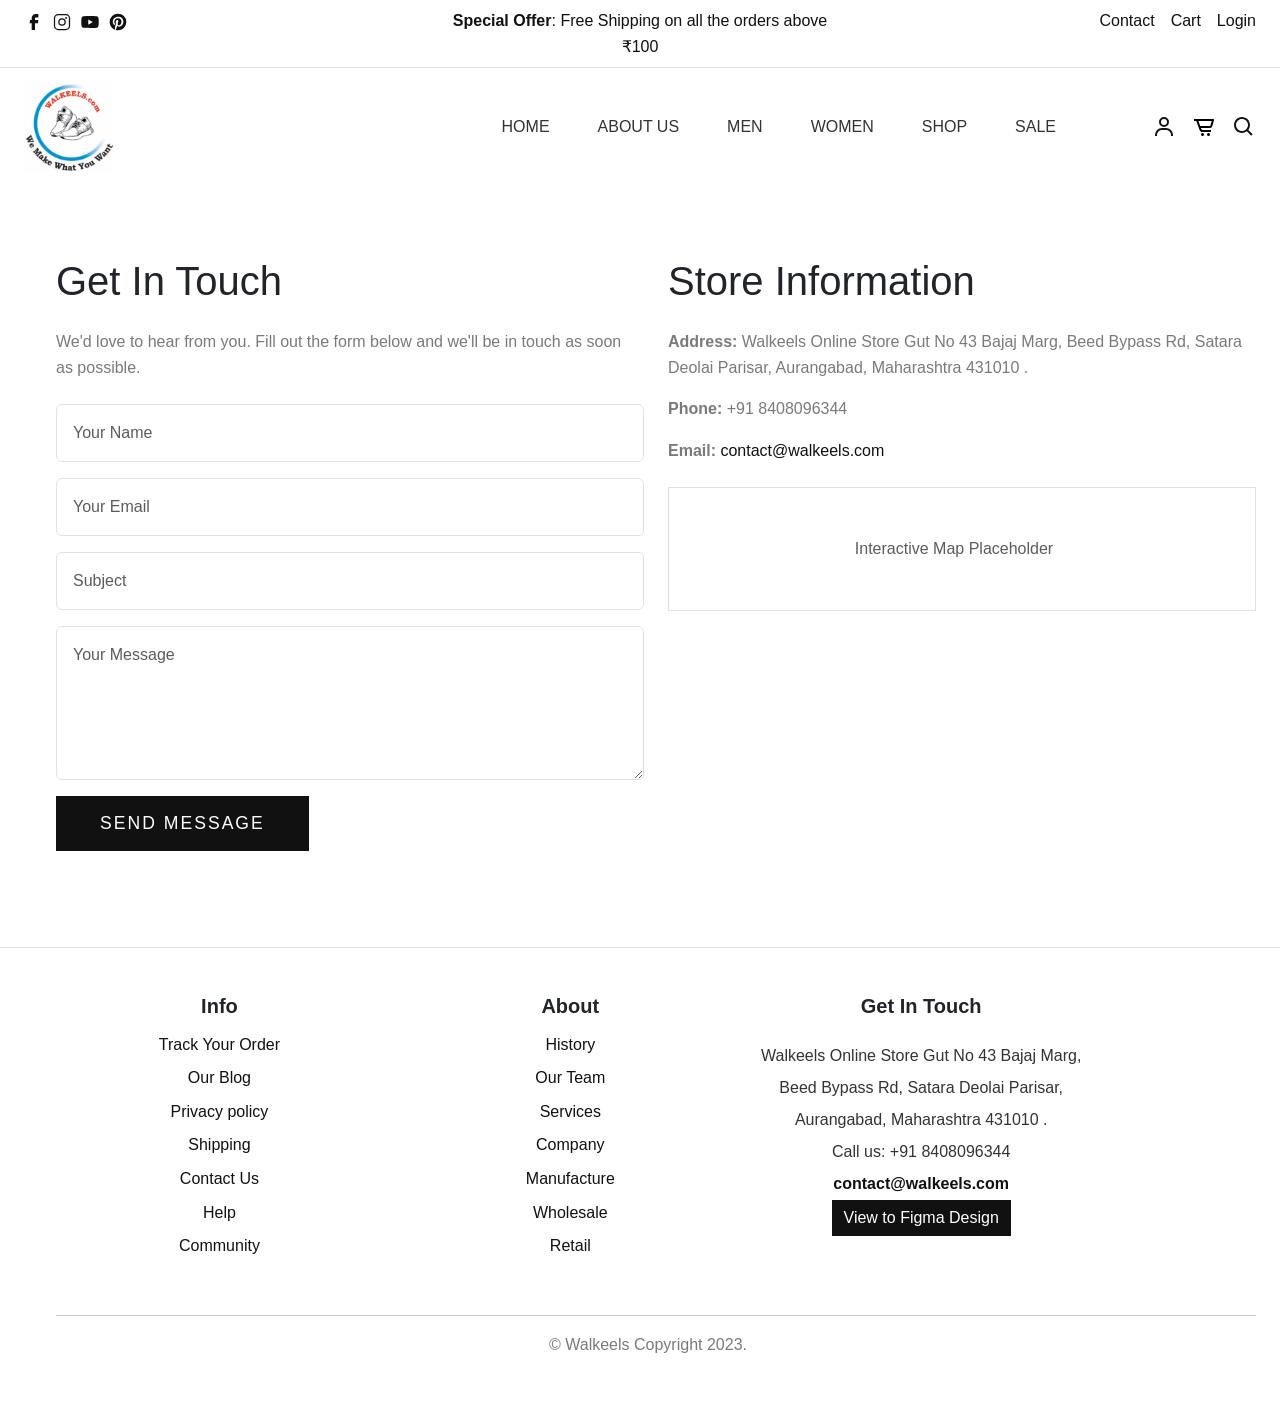
<file: contact.html>
<!DOCTYPE html>
<html lang="en"><head><meta http-equiv="Content-Type" content="text/html; charset=UTF-8">
  <title>Walkeels - Shoes Online Store </title>
  
  <link rel="icon" href="walkeels.png" type="image/x-icon" class="ficon-img">
  <head>
    
  <meta http-equiv="X-UA-Compatible" content="IE=edge">
  <meta name="viewport" content="width=device-width, initial-scale=1.0">
  <meta name="format-detection" content="telephone=no">
  <meta name="apple-mobile-web-app-capable" content="yes">
  <meta name="keywords" content="Online Store">

  <link rel="stylesheet" href="./vendor 1.css">
  <link rel="stylesheet" type="text/css" href="./style.css">

  <link rel="preconnect" href="https://fonts.googleapis.com/">
  <link rel="preconnect" href="https://fonts.gstatic.com/" crossorigin="">
  <link href="./css2" rel="stylesheet">
</head>

<body>
  <svg xmlns="http://www.w3.org/2000/svg" style="display: none;">
    <symbol xmlns="http://www.w3.org/2000/svg" id="shopping-carriage" viewBox="0 0 24 24" fill="none">
      <path d="M5 22H19C20.103 22 21 21.103 21 20V9C21 8.73478 20.8946 8.48043 20.7071 8.29289C20.5196 8.10536 20.2652 8 20 8H17V7C17 4.243 14.757 2 12 2C9.243 2 7 4.243 7 7V8H4C3.73478 8 3.48043 8.10536 3.29289 8.29289C3.10536 8.48043 3 8.73478 3 9V20C3 21.103 3.897 22 5 22ZM9 7C9 5.346 10.346 4 12 4C13.654 4 15 5.346 15 7V8H9V7ZM5 10H7V12H9V10H15V12H17V10H19L19.002 20H5V10Z" fill="black"></path>
    </symbol>
    <symbol xmlns="http://www.w3.org/2000/svg" id="quick-view" viewBox="0 0 24 24">
      <path fill="currentColor" d="M10 18a7.952 7.952 0 0 0 4.897-1.688l4.396 4.396l1.414-1.414l-4.396-4.396A7.952 7.952 0 0 0 18 10c0-4.411-3.589-8-8-8s-8 3.589-8 8s3.589 8 8 8zm0-14c3.309 0 6 2.691 6 6s-2.691 6-6 6s-6-2.691-6-6s2.691-6 6-6z"></path>
    </symbol>
    <symbol xmlns="http://www.w3.org/2000/svg" id="shopping-cart" viewBox="0 0 24 24" fill="none">
      <path d="M21 4H2V6H4.3L7.582 15.025C7.79362 15.6029 8.1773 16.1021 8.68134 16.4552C9.18539 16.8083 9.78556 16.9985 10.401 17H19V15H10.401C9.982 15 9.604 14.735 9.461 14.342L8.973 13H18.246C19.136 13 19.926 12.402 20.169 11.549L21.962 5.275C22.0039 5.12615 22.0109 4.96962 21.9823 4.81763C21.9537 4.66565 21.8904 4.52234 21.7973 4.39889C21.7041 4.27544 21.5837 4.1752 21.4454 4.106C21.3071 4.0368 21.1546 4.00053 21 4ZM18.246 11H8.246L6.428 6H19.675L18.246 11Z" fill="black"></path>
      <path d="M10.5 21C11.3284 21 12 20.3284 12 19.5C12 18.6716 11.3284 18 10.5 18C9.67157 18 9 18.6716 9 19.5C9 20.3284 9.67157 21 10.5 21Z" fill="black"></path>
      <path d="M16.5 21C17.3284 21 18 20.3284 18 19.5C18 18.6716 17.3284 18 16.5 18C15.6716 18 15 18.6716 15 19.5C15 20.3284 15.6716 21 16.5 21Z" fill="black"></path>
    </symbol>
    <symbol xmlns="http://www.w3.org/2000/svg" id="nav-icon" viewBox="0 0 16 16">
      <path d="M14 10.5a.5.5 0 0 0-.5-.5h-3a.5.5 0 0 0 0 1h3a.5.5 0 0 0 .5-.5zm0-3a.5.5 0 0 0-.5-.5h-7a.5.5 0 0 0 0 1h7a.5.5 0 0 0 .5-.5zm0-3a.5.5 0 0 0-.5-.5h-11a.5.5 0 0 0 0 1h11a.5.5 0 0 0 .5-.5z"></path>
    </symbol>
    <symbol xmlns="http://www.w3.org/2000/svg" id="close" viewBox="0 0 16 16">
      <path d="M2.146 2.854a.5.5 0 1 1 .708-.708L8 7.293l5.146-5.147a.5.5 0 0 1 .708.708L8.707 8l5.147 5.146a.5.5 0 0 1-.708.708L8 8.707l-5.146 5.147a.5.5 0 0 1-.708-.708L7.293 8 2.146 2.854Z"></path>
    </symbol>
    <symbol xmlns="http://www.w3.org/2000/svg" id="navbar-icon" viewBox="0 0 16 16">
      <path d="M14 10.5a.5.5 0 0 0-.5-.5h-3a.5.5 0 0 0 0 1h3a.5.5 0 0 0 .5-.5zm0-3a.5.5 0 0 0-.5-.5h-7a.5.5 0 0 0 0 1h7a.5.5 0 0 0 .5-.5zm0-3a.5.5 0 0 0-.5-.5h-11a.5.5 0 0 0 0 1h11a.5.5 0 0 0 .5-.5z"></path>
    </symbol>
    <symbol xmlns="http://www.w3.org/2000/svg" id="plus" viewBox="0 0 24 24">
      <path fill="currentColor" d="M19 12.998h-6v6h-2v-6H5v-2h6v-6h2v6h6z"></path>
    </symbol>
    <symbol xmlns="http://www.w3.org/2000/svg" id="minus" viewBox="0 0 24 24">
      <path fill="currentColor" d="M19 12.998H5v-2h14z"></path>
    </symbol>
    <symbol xmlns="http://www.w3.org/2000/svg" id="dropdown" viewBox="0 0 24 24">
      <path fill="currentColor" d="m7 10l5 5l5-5H7Z"></path>
    </symbol>
    <symbol xmlns="http://www.w3.org/2000/svg" id="user" viewBox="0 0 24 24">
      <path fill="currentColor" d="M12 2a5 5 0 1 0 5 5a5 5 0 0 0-5-5zm0 8a3 3 0 1 1 3-3a3 3 0 0 1-3 3zm9 11v-1a7 7 0 0 0-7-7h-4a7 7 0 0 0-7 7v1h2v-1a5 5 0 0 1 5-5h4a5 5 0 0 1 5 5v1z"></path>
    </symbol>
    <symbol xmlns="http://www.w3.org/2000/svg" id="arrow-right" viewBox="0 0 24 24">
      <path fill="currentColor" d="M13.3 17.275q-.3-.3-.288-.725t.313-.725L16.15 13H5q-.425 0-.713-.288T4 12q0-.425.288-.713T5 11h11.15L13.3 8.15q-.3-.3-.3-.713t.3-.712q.3-.3.713-.3t.712.3L19.3 11.3q.15.15.213.325t.062.375q0 .2-.063.375t-.212.325l-4.6 4.6q-.275.275-.687.275t-.713-.3Z"></path>
    </symbol>
    <symbol xmlns="http://www.w3.org/2000/svg" id="facebook" viewBox="0 0 24 24">
      <path fill="currentColor" d="M9.198 21.5h4v-8.01h3.604l.396-3.98h-4V7.5a1 1 0 0 1 1-1h3v-4h-3a5 5 0 0 0-5 5v2.01h-2l-.396 3.98h2.396v8.01Z"></path>
    </symbol>
    <symbol xmlns="http://www.w3.org/2000/svg" id="twitter" viewBox="0 0 512 512">
      <path fill="currentColor" d="M496 109.5a201.8 201.8 0 0 1-56.55 15.3a97.51 97.51 0 0 0 43.33-53.6a197.74 197.74 0 0 1-62.56 23.5A99.14 99.14 0 0 0 348.31 64c-54.42 0-98.46 43.4-98.46 96.9a93.21 93.21 0 0 0 2.54 22.1a280.7 280.7 0 0 1-203-101.3A95.69 95.69 0 0 0 36 130.4c0 33.6 17.53 63.3 44 80.7A97.5 97.5 0 0 1 35.22 199v1.2c0 47 34 86.1 79 95a100.76 100.76 0 0 1-25.94 3.4a94.38 94.38 0 0 1-18.51-1.8c12.51 38.5 48.92 66.5 92.05 67.3A199.59 199.59 0 0 1 39.5 405.6a203 203 0 0 1-23.5-1.4A278.68 278.68 0 0 0 166.74 448c181.36 0 280.44-147.7 280.44-275.8c0-4.2-.11-8.4-.31-12.5A198.48 198.48 0 0 0 496 109.5Z"></path>
    </symbol>
    <symbol xmlns="http://www.w3.org/2000/svg" id="youtube" viewBox="0 0 32 32">
      <path fill="currentColor" d="M29.41 9.26a3.5 3.5 0 0 0-2.47-2.47C24.76 6.2 16 6.2 16 6.2s-8.76 0-10.94.59a3.5 3.5 0 0 0-2.47 2.47A36.13 36.13 0 0 0 2 16a36.13 36.13 0 0 0 .59 6.74a3.5 3.5 0 0 0 2.47 2.47c2.18.59 10.94.59 10.94.59s8.76 0 10.94-.59a3.5 3.5 0 0 0 2.47-2.47A36.13 36.13 0 0 0 30 16a36.13 36.13 0 0 0-.59-6.74ZM13.2 20.2v-8.4l7.27 4.2Z"></path>
    </symbol>
    <symbol xmlns="http://www.w3.org/2000/svg" id="instagram" viewBox="0 0 256 256">
      <path fill="currentColor" d="M128 80a48 48 0 1 0 48 48a48.05 48.05 0 0 0-48-48Zm0 80a32 32 0 1 1 32-32a32 32 0 0 1-32 32Zm48-136H80a56.06 56.06 0 0 0-56 56v96a56.06 56.06 0 0 0 56 56h96a56.06 56.06 0 0 0 56-56V80a56.06 56.06 0 0 0-56-56Zm40 152a40 40 0 0 1-40 40H80a40 40 0 0 1-40-40V80a40 40 0 0 1 40-40h96a40 40 0 0 1 40 40ZM192 76a12 12 0 1 1-12-12a12 12 0 0 1 12 12Z"></path>
    </symbol>
    <symbol xmlns="http://www.w3.org/2000/svg" id="pinterest" viewBox="0 0 24 24">
      <path fill="currentColor" d="M9.04 21.54c.96.29 1.93.46 2.96.46a10 10 0 0 0 10-10A10 10 0 0 0 12 2A10 10 0 0 0 2 12c0 4.25 2.67 7.9 6.44 9.34c-.09-.78-.18-2.07 0-2.96l1.15-4.94s-.29-.58-.29-1.5c0-1.38.86-2.41 1.84-2.41c.86 0 1.26.63 1.26 1.44c0 .86-.57 2.09-.86 3.27c-.17.98.52 1.84 1.52 1.84c1.78 0 3.16-1.9 3.16-4.58c0-2.4-1.72-4.04-4.19-4.04c-2.82 0-4.48 2.1-4.48 4.31c0 .86.28 1.73.74 2.3c.09.06.09.14.06.29l-.29 1.09c0 .17-.11.23-.28.11c-1.28-.56-2.02-2.38-2.02-3.85c0-3.16 2.24-6.03 6.56-6.03c3.44 0 6.12 2.47 6.12 5.75c0 3.44-2.13 6.2-5.18 6.2c-.97 0-1.92-.52-2.26-1.13l-.67 2.37c-.23.86-.86 2.01-1.29 2.7v-.03Z"></path>
    </symbol>
    <symbol xmlns="http://www.w3.org/2000/svg" id="search" viewBox="0 0 24 24">
      <path fill="currentColor" d="M10 18a7.952 7.952 0 0 0 4.897-1.688l4.396 4.396l1.414-1.414l-4.396-4.396A7.952 7.952 0 0 0 18 10c0-4.411-3.589-8-8-8s-8 3.589-8 8s3.589 8 8 8zm0-14c3.309 0 6 2.691 6 6s-2.691 6-6 6s-6-2.691-6-6s2.691-6 6-6z"></path>
    </symbol>
  </svg>
  <!-- Loader 4 -->

  <div class="preloader" style="position: fixed; top: 0px; left: 0px; width: 100%; height: 100%; background-color: rgb(255, 255, 255); display: none; align-items: center; justify-content: center; z-index: 9999;">
    <svg version="1.1" id="L4" width="100" height="100" xmlns="http://www.w3.org/2000/svg" xmlns:xlink="http://www.w3.org/1999/xlink" x="0px" y="0px" viewBox="0 0 50 100" enable-background="new 0 0 0 0" xml:space="preserve">
    <circle fill="#111" stroke="none" cx="6" cy="50" r="6">
      <animate attributeName="opacity" dur="1s" values="0;1;0" repeatCount="indefinite" begin="0.1"></animate>    
    </circle>
    <circle fill="#111" stroke="none" cx="26" cy="50" r="6">
      <animate attributeName="opacity" dur="1s" values="0;1;0" repeatCount="indefinite" begin="0.2"></animate>       
    </circle>
    <circle fill="#111" stroke="none" cx="46" cy="50" r="6">
      <animate attributeName="opacity" dur="1s" values="0;1;0" repeatCount="indefinite" begin="0.3"></animate>     
    </circle>
    </svg>
  </div>

  <div class="search-box bg-dark position-relative">
        <div class="search-wrap">
      <form action="shop.html" method="GET" class="d-flex justify-content-center align-items-center w-100 h-100 position-absolute" style="top:0; left:0; z-index: 10;">
        <input type="text" name="q" class="search-input display-4 text-white bg-transparent border-0" placeholder="Search..." style="outline: none; max-width: 80%;">
      </form>
      <div class="close-button" style="z-index: 20;">
        <svg class="close" style="fill: white;">
          <use xlink:href="#close"></use>
        </svg>
      </div>
    </div>
  </div>

  <!-- quick view -->
  <div class="modal fade" id="modaltoggle" aria-hidden="true" tabindex="-1">
    <div class="modal-dialog modal-fullscreen-md-down modal-md modal-dialog-centered">
      <div class="modal-content">
        <div class="modal-body">
          <div class="col-lg-12 col-md-12 me-3">
            <div class="image-holder">
              <img src="./summary-item1.jpg" alt="Shoes">
            </div>
          </div>
          <div class="col-lg-12 col-md-12">
            <div class="summary">
              <div class="summary-content fs-6">
                <div class="product-header d-flex justify-content-between mt-4">
                  <h3 class="display-7">Running Shoes For Men</h3>
                  <div class="modal-close-btn">
                    <button type="button" class="btn-close" data-bs-dismiss="modal" aria-label="Close">
                    </button>
                  </div>
                </div>
                <span class="product-price fs-3">&#8377;99</span>
                <div class="product-details">
                  <p class="fs-7">Buy good shoes and a good mattress, because when you're not in one you're in the
                    other. With four pairs of shoes, I can travel the world.</p>
                </div>
                <ul class="select">
                  <li>
                    <strong>Colour Shown:</strong> Red, White, Black
                  </li>
                  <li>
                    <strong>Style:</strong> SM3018-100
                  </li>
                </ul>
                <div class="variations-form shopify-cart">
                  <div class="row">
                    <div class="col-md-6">
                      <div class="quantity d-flex pb-4">
                        <div class="qty-number align-top qty-number-plus d-flex justify-content-center align-items-center text-center">
                          <span class="increase-qty plus">
                            <svg class="plus">
                              <use xlink:href="#plus"></use>
                            </svg>
                          </span>
                        </div>
                        <input type="number" id="quantity_001" class="input-text text-center" step="1" min="1" name="quantity" value="1" title="Qty">
                        <div class="qty-number qty-number-minus d-flex justify-content-center align-items-center text-center">
                          <span class="increase-qty minus">
                            <svg class="minus">
                              <use xlink:href="#minus"></use>
                            </svg>
                          </span>
                        </div>
                      </div>
                    </div>
                    <div class="col-md-6">
                      <a rel="nofollow" data-no-instant="" href="#" class="out-stock button">Out of stock</a>
                      <button type="submit" class="btn btn-medium btn-black hvr-sweep-to-right">Add to cart</button>
                    </div>
                  </div>
                </div>
                <!-- variations-form -->
                <div class="categories d-flex flex-wrap pt-3">
                  <strong class="pe-2">Categories:</strong>
                  <a href="#" title="categories">Clothing,</a>
                  <a href="#" title="categories">Men's Clothes,</a>
                  <a href="#" title="categories">Tops &amp; T-Shirts</a>
                </div>
              </div>
            </div>
          </div>
        </div>
      </div>
    </div>
  </div>
  <!-- / quick view -->

  <div class="modal fade" id="modallong" tabindex="-1" aria-modal="true" role="dialog">
    <div class="modal-dialog modal-fullscreen-md-down modal-md modal-dialog-centered">
      <div class="modal-content">
        <div class="modal-header">
          <h2 class="modal-title fs-5">Cart</h2>
          <button type="button" class="btn-close" data-bs-dismiss="modal" aria-label="Close"></button>
        </div>
        <div class="modal-body">
          <div class="shopping-cart">
            <div class="shopping-cart-content">
              <div class="mini-cart cart-list p-0 mt-3">
                <div class="mini-cart-item d-flex border-bottom pb-3">
                  <div class="col-lg-2 col-md-3 col-sm-2 me-4">
                    <a href="#" title="product-image">
                      <img src="./single-product-thumb1.jpg" class="img-fluid" alt="single-product-item">
                    </a>
                  </div>
                  <div class="col-lg-9 col-md-8 col-sm-8">
                    <div class="product-header d-flex justify-content-between align-items-center mb-3">
                      <h4 class="product-title fs-6 me-5">Sport Shoes For Men</h4>
                      <a href="#" class="remove" aria-label="Remove this item" data-product_id="11913" data-cart_item_key="abc" data-product_sku="">
                        <svg class="close">
                          <use xlink:href="#close"></use>
                        </svg>
                      </a>
                    </div>
                    <div class="quantity-price d-flex justify-content-between align-items-center">
                      <div class="input-group product-qty">
                        <button type="button" class="quantity-left-minus btn btn-light rounded-0 rounded-start btn-number" data-type="minus">
                          <svg width="16" height="16">
                            <use xlink:href="#minus"></use>
                          </svg>
                        </button>
                        <input type="text" name="quantity" class="form-control input-number quantity" value="1">
                        <button type="button" class="quantity-right-plus btn btn-light rounded-0 rounded-end btn-number" data-type="plus">
                          <svg width="16" height="16">
                            <use xlink:href="#plus"></use>
                          </svg>
                        </button>
                      </div>
                      <div class="price-code">
                        <span class="product-price fs-6">&#8377;99</span>
                      </div>
                    </div>
                    <!-- quantity-price -->
                  </div>
                </div>
              </div>
              <div class="mini-cart cart-list p-0 mt-3">
                <div class="mini-cart-item d-flex border-bottom pb-3">
                  <div class="col-lg-2 col-md-3 col-sm-2 me-4">
                    <a href="#" title="product-image">
                      <img src="./single-product-thumb2.jpg" class="img-fluid" alt="single-product-item">
                    </a>
                  </div>
                  <div class="col-lg-9 col-md-8 col-sm-8">
                    <div class="product-header d-flex justify-content-between align-items-center mb-3">
                      <h4 class="product-title fs-6 me-5">Brand Shoes For Men</h4>
                      <a href="#" class="remove" aria-label="Remove this item" data-product_id="11913" data-cart_item_key="abc" data-product_sku="">
                        <svg class="close">
                          <use xlink:href="#close"></use>
                        </svg>
                      </a>
                    </div>
                    <div class="quantity-price d-flex justify-content-between align-items-center">
                      <div class="input-group product-qty">
                        <button type="button" class="quantity-left-minus btn btn-light rounded-0 rounded-start btn-number" data-type="minus">
                          <svg width="16" height="16">
                            <use xlink:href="#minus"></use>
                          </svg>
                        </button>
                        <input type="text" name="quantity" class="form-control input-number quantity" value="1">
                        <button type="button" class="quantity-right-plus btn btn-light rounded-0 rounded-end btn-number" data-type="plus">
                          <svg width="16" height="16">
                            <use xlink:href="#plus"></use>
                          </svg>
                        </button>
                      </div>
                      <div class="price-code">
                        <span class="product-price fs-6">&#8377;99</span>
                      </div>
                    </div>
                    <!-- quantity-price -->
                  </div>
                </div>
              </div>
              <!-- cart-list -->

              <div class="mini-cart-total d-flex justify-content-between py-4">
                <span class="fs-6">Subtotal:</span>
                <span class="special-price-code">
                  <span class="price-amount amount fs-6" style="opacity: 1;">
                    <bdi>
                      <span class="price-currency-symbol">&#8377;</span>198.00 </bdi>
                  </span>
                </span>
              </div>
              <div class="modal-footer my-4 justify-content-center">
                <a href="cart.html" class="btn btn-red hvr-sweep-to-right dark-sweep">View Cart</a>
                <button type="button" class="btn btn-outline-gray hvr-sweep-to-right dark-sweep">Checkout</button>
              </div>
            </div>
          </div>
        </div>
      </div>
    </div>
  </div>
  <!-- cart view -->

  <div class="modal fade" id="modallogin" tabindex="-1" aria-modal="true" role="dialog">
    <div class="modal-dialog modal-fullscreen-md-down modal-md modal-dialog-centered" role="document">
      <div class="modal-content p-4">
        <div class="modal-header mx-auto border-0">
          <h2 class="modal-title fs-3 fw-normal">Login</h2>
        </div>
        <div class="modal-body">
          <div class="login-detail">
            <div class="login-form p-0">
              <div class="col-lg-12 mx-auto">
                <form id="login-form">
                  <input type="text" name="username" placeholder="Username or Email Address *" class="mb-3 ps-3 text-input">
                  <input type="password" name="password" placeholder="Password" class="ps-3 text-input">
                  <div class="checkbox d-flex justify-content-between mt-4">
                    <p class="checkbox-form">
                      <label class="">
                        <input name="rememberme" type="checkbox" id="remember-me" value="forever"> Remember me </label>
                    </p>
                    <p class="lost-password">
                      <a href="#">Forgot your password?</a>
                    </p>
                  </div>
                </form>
              </div>
            </div>
            <div class="modal-footer mt-5 d-flex justify-content-center">
              <button type="submit" form="login-form" class="btn btn-red hvr-sweep-to-right dark-sweep">Login</button>
              <button type="button" class="btn btn-outline-gray hvr-sweep-to-right dark-sweep" data-bs-toggle="modal" data-bs-target="#modalsignup">Register</button>
            </div>
          </div>
        </div>
      </div>
    </div>
  </div>
  <!-- Login -->

  <div class="modal fade" id="modalsignup" tabindex="-1" aria-modal="true" role="dialog">
    <div class="modal-dialog modal-fullscreen-md-down modal-md modal-dialog-centered" role="document">
      <div class="modal-content p-4">
        <div class="modal-header mx-auto border-0">
          <h2 class="modal-title fs-3 fw-normal">Sign Up</h2>
        </div>
        <div class="modal-body">
          <div class="login-detail">
            <div class="login-form p-0">
              <div class="col-lg-12 mx-auto">
                <form id="signup-form">
                  <input type="text" name="name" placeholder="Full Name *" class="mb-3 ps-3 text-input">
                  <input type="text" name="email" placeholder="Email Address *" class="mb-3 ps-3 text-input">
                  <input type="password" name="password" placeholder="Password *" class="mb-3 ps-3 text-input">
                  <input type="password" name="confirm_password" placeholder="Confirm Password *" class="ps-3 text-input">
                </form>
              </div>
            </div>
            <div class="modal-footer mt-5 d-flex justify-content-center">
              <button type="submit" form="signup-form" class="btn btn-red hvr-sweep-to-right dark-sweep">Sign Up</button>
              <button type="button" class="btn btn-outline-gray hvr-sweep-to-right dark-sweep" data-bs-toggle="modal" data-bs-target="#modallogin">Login</button>
            </div>
          </div>
        </div>
      </div>
    </div>
  </div>
  <!-- Sign Up -->

  <header id="header" class="site-header text-black">
    <div class="header-top border-bottom py-2">
      <div class="container-lg">
        <div class="row justify-content-evenly">
          <div class="col">
            <ul class="social-links list-unstyled d-flex m-0">
              <li class="pe-2">
                <a href="#">
                  <svg class="facebook" width="20" height="20">
                    <use xlink:href="#facebook"></use>
                  </svg>
                </a>
              </li>
              <li class="pe-2">
                <a href="https://www.instagram.com/walkeels/" target="_blank" rel="noopener noreferrer">
                  <svg class="instagram" width="20" height="20">
                    <use xlink:href="#instagram"></use>
                  </svg>
                </a>
              </li>
              <li class="pe-2">
                <a href="#">
                  <svg class="youtube" width="20" height="20">
                    <use xlink:href="#youtube"></use>
                  </svg>
                </a>
              </li>
              <li>
                <a href="#">
                  <svg class="pinterest" width="20" height="20">
                    <use xlink:href="#pinterest"></use>
                  </svg>
                </a>
              </li>
            </ul>
          </div>
          <div class="col d-none d-md-block">
            <p class="text-center text-black m-0"><strong>Special Offer</strong>: Free Shipping on all the orders above &#8377;100
            </p>
          </div>
          <div class="col">
            <ul class="d-flex justify-content-end gap-3 list-unstyled m-0">
              <li>
                <a href="contact.html">Contact</a>
              </li>
              <li>
                <a href="cart.html">Cart</a>
              </li>
              <li>
                <a href="#" data-bs-toggle="modal" data-bs-target="#modallogin">Login</a>
              </li>
            </ul>
          </div>
        </div>
      </div>
    </div>
    <nav id="header-nav" class="navbar navbar-expand-lg">
      <div class="container-lg">
        <a class="navbar-brand" href="Index.html">
          <img src="./main-logo.png" class="logo" alt="logo" width="90px">
        </a>
        <button class="navbar-toggler d-flex d-lg-none order-3 border-0 p-1 ms-2" type="button" data-bs-toggle="offcanvas" data-bs-target="#bdNavbar" aria-controls="bdNavbar" aria-expanded="false" aria-label="Toggle navigation">
          <svg class="navbar-icon">
            <use xlink:href="#navbar-icon"></use>
          </svg>
        </button>
        <div class="offcanvas offcanvas-end" tabindex="-1" id="bdNavbar">
          <div class="offcanvas-header px-4 pb-0">
            <a class="navbar-brand ps-3" href="Index.html">
              <img src="./main-logo.png" class="logo" alt="logo">
            </a>
            <button type="button" class="btn-close btn-close-black p-5" data-bs-dismiss="offcanvas" aria-label="Close" data-bs-target="#bdNavbar"></button>
          </div>
          <div class="offcanvas-body">
            <ul id="navbar" class="navbar-nav fw-bold justify-content-end align-items-center flex-grow-1">
              <li class="nav-item">
                <a class="nav-link me-5 active" href="Index.html">Home</a>
              </li>

              <li class="nav-item">
                <a class="nav-link me-5" href="about.html">About Us</a>
              </li>

              <li class="nav-item">
                <a class="nav-link me-5" href="men.html">Men</a>
              </li>
              <li class="nav-item">
                <a class="nav-link me-5" href="women.html">Women</a>
              </li>
              <li class="nav-item">
                <a class="nav-link me-5" href="shop.html">Shop</a>
              </li>

              <li class="nav-item">
                <a class="nav-link me-5" href="sale.html">Sale</a>
              </li>

            </ul>
          </div>
        </div>

        <div class="user-items ps-0 ps-md-5">
          <ul class="d-flex justify-content-end list-unstyled align-item-center m-0">
            <li class="pe-3">
              <a href="https://login" data-bs-toggle="modal" data-bs-target="#modallogin" class="border-0">
                <svg class="user" width="24" height="24">
                  <use xlink:href="#user"></use>
                </svg>
              </a>
            </li>
            <li class="pe-3">
              <a href="#" data-bs-toggle="modal" data-bs-target="#modallong" class="border-0">
                <svg class="shopping-cart" width="24" height="24">
                  <use xlink:href="#shopping-cart"></use>
                </svg>
              </a>
            </li>
            <li>
              <a href="#" class="search-item border-0" data-bs-toggle="collapse" data-bs-target="#search-box" aria-label="Toggle navigation">
                <svg class="search" width="24" height="24">
                  <use xlink:href="#search"></use>
                </svg>
              </a>
            </li>
          </ul>
        </div>
      </div>
    </nav>
  </header>

  <section class="contact-us py-5 mt-4">
    <div class="container-lg">
      <div class="row">
        <div class="col-lg-6 mb-5">
          <h2 class="display-6 mb-4">Get In Touch</h2>
          <p class="mb-4">We'd love to hear from you. Fill out the form below and we'll be in touch as soon as possible.</p>
          <form id="contact-form">
            <div class="mb-3">
              <input type="text" class="form-control p-3" placeholder="Your Name" required>
            </div>
            <div class="mb-3">
              <input type="email" class="form-control p-3" placeholder="Your Email" required>
            </div>
            <div class="mb-3">
              <input type="text" class="form-control p-3" placeholder="Subject">
            </div>
            <div class="mb-3">
              <textarea class="form-control p-3" rows="5" placeholder="Your Message" required></textarea>
            </div>
            <button type="submit" class="btn btn-black btn-medium text-uppercase hvr-sweep-to-right">Send Message</button>
          </form>
        </div>
        <div class="col-lg-6 mb-5">
          <h2 class="display-6 mb-4">Store Information</h2>
          <ul class="list-unstyled">
            <li class="mb-3">
              <strong>Address:</strong> Walkeels Online Store Gut No 43 Bajaj Marg, Beed Bypass Rd, Satara Deolai Parisar, Aurangabad, Maharashtra 431010 .
            </li>
            <li class="mb-3">
              <strong>Phone:</strong> +91 8408096344
            </li>
            <li class="mb-3">
              <strong>Email:</strong> <a href="mailto:contact@walkeels.com">contact@walkeels.com</a>
            </li>
          </ul>
          <div class="map-placeholder bg-light p-5 text-center mt-4 border">
            <p class="mb-0 text-muted">Interactive Map Placeholder</p>
          </div>
        </div>
      </div>
    </div>
  </section>
<Center>
  <footer id="footer" class="py-5 border-top">
    <div class="container-lg">
      <div class="row">
        <div class="col-lg-2 pb-3">
          <div class="footer-menu">
            <h5 class="widget-title pb-2">Info</h5>
            <ul class="menu-list list-unstyled">
              <li class="pb-2">
                <a href="#">Track Your Order</a>
              </li>
              <li class="pb-2">
                <a href="https://blog.html">Our Blog</a>
              </li>
              <li class="pb-2">
                <a href="#">Privacy policy</a>
              </li>
              <li class="pb-2">
                <a href="#">Shipping</a>
              </li>
              <li class="pb-2">
                <a href="#">Contact Us</a>
              </li>
              <li class="pb-2">
                <a href="#">Help</a>
              </li>
              <li class="pb-2">
                <a href="#">Community</a>
              </li>
            </ul>
          </div>
        </div>
        <div class="col-lg-2 pb-3">
          <div class="footer-menu">
            <h5 class="widget-title pb-2">About</h5>
            <ul class="menu-list list-unstyled">
              <li class="pb-2">
                <a href="#">History</a>
              </li>
              <li class="pb-2">
                <a href="#">Our Team</a>
              </li>
              <li class="pb-2">
                <a href="#">Services</a>
              </li>
              <li class="pb-2">
                <a href="#">Company</a>
              </li>
              <li class="pb-2">
                <a href="#">Manufacture</a>
              </li>
              <li class="pb-2">
                <a href="#">Wholesale</a>
              </li>
              <li class="pb-2">
                <a href="#">Retail</a>
              </li>
            </ul>
          </div>
        </div>

        <div class="col-lg-2 pb-3">
          <div class="footer-menu">
            <h5 class="widget-title pb-3">Get In Touch</h5>
            <div class="footer-contact-text">
              <span <a href="Walkeels.com" > Walkeels Online Store Gut No 43 Bajaj Marg, Beed Bypass Rd, Satara Deolai Parisar, Aurangabad, Maharashtra 431010 . </a> </span>
              <span> Call us: +91 8408096344 </span>
              <span class="text-hover fw-bold light-border"><a href="mailto:contact@walkeels.com">contact@walkeels.com</a></span>
              
              <div class="view-to-website">
                <a href="https://www.figma.com/community/file/1430896690680581765/redesign-walkeels-com" class="btn btn-black text-white">View to Figma Design</a>
              </div>

            </div>
          </div>
        </div>
      </div>
      <div class="row">
        <div class="col-md-6" >
          <hr>
          <p>&copy; Walkeels Copyright 2023.</p>
        </div>
      </hr>
      </div>
    </div>
  </footer>
</Center>
  <script src="./jquery-1.11.0.min(1).js.download"></script>
  <script src="./plugins.js.download"></script>
  <script src="./script.js.download"></script>


</body>
</html>
</file>
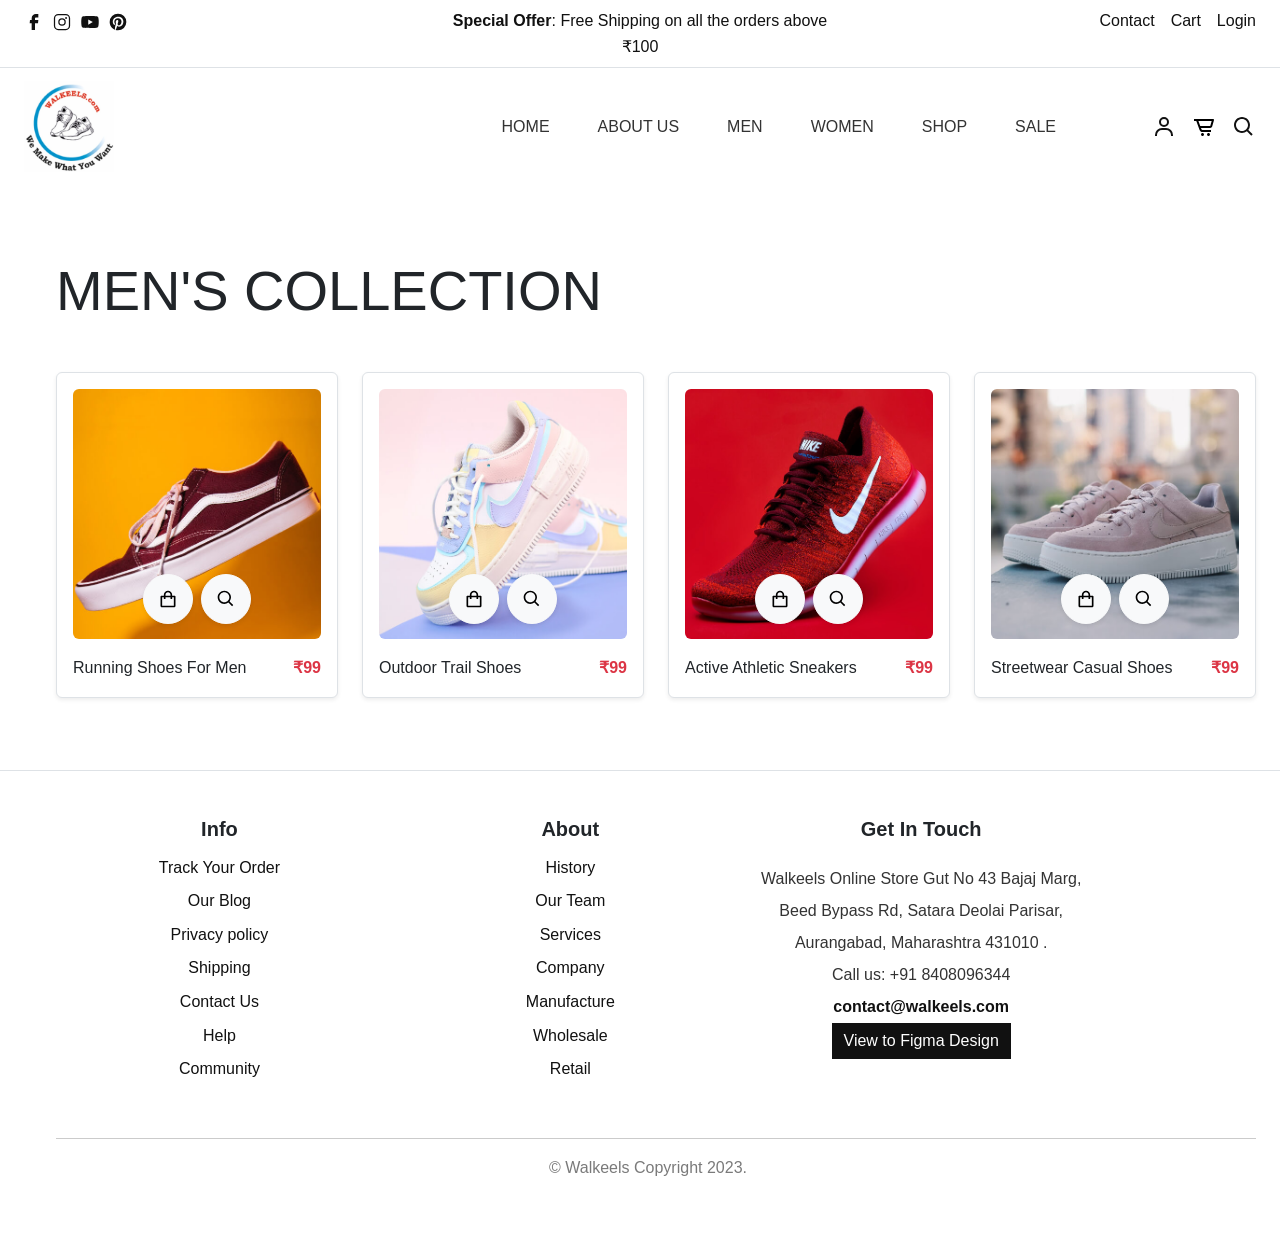
<file: men.html>
<!DOCTYPE html>
<html lang="en"><head><meta http-equiv="Content-Type" content="text/html; charset=UTF-8">
  <title>Walkeels - Men's Collection </title>
  
  <link rel="icon" href="walkeels.png" type="image/x-icon" class="ficon-img">
  <head>
    
  <meta http-equiv="X-UA-Compatible" content="IE=edge">
  <meta name="viewport" content="width=device-width, initial-scale=1.0">
  <meta name="format-detection" content="telephone=no">
  <meta name="apple-mobile-web-app-capable" content="yes">
  <meta name="keywords" content="Online Store">

  <link rel="stylesheet" href="./vendor 1.css">
  <link rel="stylesheet" type="text/css" href="./style.css">

  <link rel="preconnect" href="https://fonts.googleapis.com/">
  <link rel="preconnect" href="https://fonts.gstatic.com/" crossorigin="">
  <link href="./css2" rel="stylesheet">
</head>

<body>
  <svg xmlns="http://www.w3.org/2000/svg" style="display: none;">
    <symbol xmlns="http://www.w3.org/2000/svg" id="shopping-carriage" viewBox="0 0 24 24" fill="none">
      <path d="M5 22H19C20.103 22 21 21.103 21 20V9C21 8.73478 20.8946 8.48043 20.7071 8.29289C20.5196 8.10536 20.2652 8 20 8H17V7C17 4.243 14.757 2 12 2C9.243 2 7 4.243 7 7V8H4C3.73478 8 3.48043 8.10536 3.29289 8.29289C3.10536 8.48043 3 8.73478 3 9V20C3 21.103 3.897 22 5 22ZM9 7C9 5.346 10.346 4 12 4C13.654 4 15 5.346 15 7V8H9V7ZM5 10H7V12H9V10H15V12H17V10H19L19.002 20H5V10Z" fill="black"></path>
    </symbol>
    <symbol xmlns="http://www.w3.org/2000/svg" id="quick-view" viewBox="0 0 24 24">
      <path fill="currentColor" d="M10 18a7.952 7.952 0 0 0 4.897-1.688l4.396 4.396l1.414-1.414l-4.396-4.396A7.952 7.952 0 0 0 18 10c0-4.411-3.589-8-8-8s-8 3.589-8 8s3.589 8 8 8zm0-14c3.309 0 6 2.691 6 6s-2.691 6-6 6s-6-2.691-6-6s2.691-6 6-6z"></path>
    </symbol>
    <symbol xmlns="http://www.w3.org/2000/svg" id="shopping-cart" viewBox="0 0 24 24" fill="none">
      <path d="M21 4H2V6H4.3L7.582 15.025C7.79362 15.6029 8.1773 16.1021 8.68134 16.4552C9.18539 16.8083 9.78556 16.9985 10.401 17H19V15H10.401C9.982 15 9.604 14.735 9.461 14.342L8.973 13H18.246C19.136 13 19.926 12.402 20.169 11.549L21.962 5.275C22.0039 5.12615 22.0109 4.96962 21.9823 4.81763C21.9537 4.66565 21.8904 4.52234 21.7973 4.39889C21.7041 4.27544 21.5837 4.1752 21.4454 4.106C21.3071 4.0368 21.1546 4.00053 21 4ZM18.246 11H8.246L6.428 6H19.675L18.246 11Z" fill="black"></path>
      <path d="M10.5 21C11.3284 21 12 20.3284 12 19.5C12 18.6716 11.3284 18 10.5 18C9.67157 18 9 18.6716 9 19.5C9 20.3284 9.67157 21 10.5 21Z" fill="black"></path>
      <path d="M16.5 21C17.3284 21 18 20.3284 18 19.5C18 18.6716 17.3284 18 16.5 18C15.6716 18 15 18.6716 15 19.5C15 20.3284 15.6716 21 16.5 21Z" fill="black"></path>
    </symbol>
    <symbol xmlns="http://www.w3.org/2000/svg" id="nav-icon" viewBox="0 0 16 16">
      <path d="M14 10.5a.5.5 0 0 0-.5-.5h-3a.5.5 0 0 0 0 1h3a.5.5 0 0 0 .5-.5zm0-3a.5.5 0 0 0-.5-.5h-7a.5.5 0 0 0 0 1h7a.5.5 0 0 0 .5-.5zm0-3a.5.5 0 0 0-.5-.5h-11a.5.5 0 0 0 0 1h11a.5.5 0 0 0 .5-.5z"></path>
    </symbol>
    <symbol xmlns="http://www.w3.org/2000/svg" id="close" viewBox="0 0 16 16">
      <path d="M2.146 2.854a.5.5 0 1 1 .708-.708L8 7.293l5.146-5.147a.5.5 0 0 1 .708.708L8.707 8l5.147 5.146a.5.5 0 0 1-.708.708L8 8.707l-5.146 5.147a.5.5 0 0 1-.708-.708L7.293 8 2.146 2.854Z"></path>
    </symbol>
    <symbol xmlns="http://www.w3.org/2000/svg" id="navbar-icon" viewBox="0 0 16 16">
      <path d="M14 10.5a.5.5 0 0 0-.5-.5h-3a.5.5 0 0 0 0 1h3a.5.5 0 0 0 .5-.5zm0-3a.5.5 0 0 0-.5-.5h-7a.5.5 0 0 0 0 1h7a.5.5 0 0 0 .5-.5zm0-3a.5.5 0 0 0-.5-.5h-11a.5.5 0 0 0 0 1h11a.5.5 0 0 0 .5-.5z"></path>
    </symbol>
    <symbol xmlns="http://www.w3.org/2000/svg" id="plus" viewBox="0 0 24 24">
      <path fill="currentColor" d="M19 12.998h-6v6h-2v-6H5v-2h6v-6h2v6h6z"></path>
    </symbol>
    <symbol xmlns="http://www.w3.org/2000/svg" id="minus" viewBox="0 0 24 24">
      <path fill="currentColor" d="M19 12.998H5v-2h14z"></path>
    </symbol>
    <symbol xmlns="http://www.w3.org/2000/svg" id="dropdown" viewBox="0 0 24 24">
      <path fill="currentColor" d="m7 10l5 5l5-5H7Z"></path>
    </symbol>
    <symbol xmlns="http://www.w3.org/2000/svg" id="user" viewBox="0 0 24 24">
      <path fill="currentColor" d="M12 2a5 5 0 1 0 5 5a5 5 0 0 0-5-5zm0 8a3 3 0 1 1 3-3a3 3 0 0 1-3 3zm9 11v-1a7 7 0 0 0-7-7h-4a7 7 0 0 0-7 7v1h2v-1a5 5 0 0 1 5-5h4a5 5 0 0 1 5 5v1z"></path>
    </symbol>
    <symbol xmlns="http://www.w3.org/2000/svg" id="arrow-right" viewBox="0 0 24 24">
      <path fill="currentColor" d="M13.3 17.275q-.3-.3-.288-.725t.313-.725L16.15 13H5q-.425 0-.713-.288T4 12q0-.425.288-.713T5 11h11.15L13.3 8.15q-.3-.3-.3-.713t.3-.712q.3-.3.713-.3t.712.3L19.3 11.3q.15.15.213.325t.062.375q0 .2-.063.375t-.212.325l-4.6 4.6q-.275.275-.687.275t-.713-.3Z"></path>
    </symbol>
    <symbol xmlns="http://www.w3.org/2000/svg" id="facebook" viewBox="0 0 24 24">
      <path fill="currentColor" d="M9.198 21.5h4v-8.01h3.604l.396-3.98h-4V7.5a1 1 0 0 1 1-1h3v-4h-3a5 5 0 0 0-5 5v2.01h-2l-.396 3.98h2.396v8.01Z"></path>
    </symbol>
    <symbol xmlns="http://www.w3.org/2000/svg" id="twitter" viewBox="0 0 512 512">
      <path fill="currentColor" d="M496 109.5a201.8 201.8 0 0 1-56.55 15.3a97.51 97.51 0 0 0 43.33-53.6a197.74 197.74 0 0 1-62.56 23.5A99.14 99.14 0 0 0 348.31 64c-54.42 0-98.46 43.4-98.46 96.9a93.21 93.21 0 0 0 2.54 22.1a280.7 280.7 0 0 1-203-101.3A95.69 95.69 0 0 0 36 130.4c0 33.6 17.53 63.3 44 80.7A97.5 97.5 0 0 1 35.22 199v1.2c0 47 34 86.1 79 95a100.76 100.76 0 0 1-25.94 3.4a94.38 94.38 0 0 1-18.51-1.8c12.51 38.5 48.92 66.5 92.05 67.3A199.59 199.59 0 0 1 39.5 405.6a203 203 0 0 1-23.5-1.4A278.68 278.68 0 0 0 166.74 448c181.36 0 280.44-147.7 280.44-275.8c0-4.2-.11-8.4-.31-12.5A198.48 198.48 0 0 0 496 109.5Z"></path>
    </symbol>
    <symbol xmlns="http://www.w3.org/2000/svg" id="youtube" viewBox="0 0 32 32">
      <path fill="currentColor" d="M29.41 9.26a3.5 3.5 0 0 0-2.47-2.47C24.76 6.2 16 6.2 16 6.2s-8.76 0-10.94.59a3.5 3.5 0 0 0-2.47 2.47A36.13 36.13 0 0 0 2 16a36.13 36.13 0 0 0 .59 6.74a3.5 3.5 0 0 0 2.47 2.47c2.18.59 10.94.59 10.94.59s8.76 0 10.94-.59a3.5 3.5 0 0 0 2.47-2.47A36.13 36.13 0 0 0 30 16a36.13 36.13 0 0 0-.59-6.74ZM13.2 20.2v-8.4l7.27 4.2Z"></path>
    </symbol>
    <symbol xmlns="http://www.w3.org/2000/svg" id="instagram" viewBox="0 0 256 256">
      <path fill="currentColor" d="M128 80a48 48 0 1 0 48 48a48.05 48.05 0 0 0-48-48Zm0 80a32 32 0 1 1 32-32a32 32 0 0 1-32 32Zm48-136H80a56.06 56.06 0 0 0-56 56v96a56.06 56.06 0 0 0 56 56h96a56.06 56.06 0 0 0 56-56V80a56.06 56.06 0 0 0-56-56Zm40 152a40 40 0 0 1-40 40H80a40 40 0 0 1-40-40V80a40 40 0 0 1 40-40h96a40 40 0 0 1 40 40ZM192 76a12 12 0 1 1-12-12a12 12 0 0 1 12 12Z"></path>
    </symbol>
    <symbol xmlns="http://www.w3.org/2000/svg" id="pinterest" viewBox="0 0 24 24">
      <path fill="currentColor" d="M9.04 21.54c.96.29 1.93.46 2.96.46a10 10 0 0 0 10-10A10 10 0 0 0 12 2A10 10 0 0 0 2 12c0 4.25 2.67 7.9 6.44 9.34c-.09-.78-.18-2.07 0-2.96l1.15-4.94s-.29-.58-.29-1.5c0-1.38.86-2.41 1.84-2.41c.86 0 1.26.63 1.26 1.44c0 .86-.57 2.09-.86 3.27c-.17.98.52 1.84 1.52 1.84c1.78 0 3.16-1.9 3.16-4.58c0-2.4-1.72-4.04-4.19-4.04c-2.82 0-4.48 2.1-4.48 4.31c0 .86.28 1.73.74 2.3c.09.06.09.14.06.29l-.29 1.09c0 .17-.11.23-.28.11c-1.28-.56-2.02-2.38-2.02-3.85c0-3.16 2.24-6.03 6.56-6.03c3.44 0 6.12 2.47 6.12 5.75c0 3.44-2.13 6.2-5.18 6.2c-.97 0-1.92-.52-2.26-1.13l-.67 2.37c-.23.86-.86 2.01-1.29 2.7v-.03Z"></path>
    </symbol>
    <symbol xmlns="http://www.w3.org/2000/svg" id="search" viewBox="0 0 24 24">
      <path fill="currentColor" d="M10 18a7.952 7.952 0 0 0 4.897-1.688l4.396 4.396l1.414-1.414l-4.396-4.396A7.952 7.952 0 0 0 18 10c0-4.411-3.589-8-8-8s-8 3.589-8 8s3.589 8 8 8zm0-14c3.309 0 6 2.691 6 6s-2.691 6-6 6s-6-2.691-6-6s2.691-6 6-6z"></path>
    </symbol>
  </svg>
  <!-- Loader 4 -->

  <div class="preloader" style="position: fixed; top: 0px; left: 0px; width: 100%; height: 100%; background-color: rgb(255, 255, 255); display: none; align-items: center; justify-content: center; z-index: 9999;">
    <svg version="1.1" id="L4" width="100" height="100" xmlns="http://www.w3.org/2000/svg" xmlns:xlink="http://www.w3.org/1999/xlink" x="0px" y="0px" viewBox="0 0 50 100" enable-background="new 0 0 0 0" xml:space="preserve">
    <circle fill="#111" stroke="none" cx="6" cy="50" r="6">
      <animate attributeName="opacity" dur="1s" values="0;1;0" repeatCount="indefinite" begin="0.1"></animate>    
    </circle>
    <circle fill="#111" stroke="none" cx="26" cy="50" r="6">
      <animate attributeName="opacity" dur="1s" values="0;1;0" repeatCount="indefinite" begin="0.2"></animate>       
    </circle>
    <circle fill="#111" stroke="none" cx="46" cy="50" r="6">
      <animate attributeName="opacity" dur="1s" values="0;1;0" repeatCount="indefinite" begin="0.3"></animate>     
    </circle>
    </svg>
  </div>

  <div class="search-box bg-dark position-relative">
        <div class="search-wrap">
      <form action="shop.html" method="GET" class="d-flex justify-content-center align-items-center w-100 h-100 position-absolute" style="top:0; left:0; z-index: 10;">
        <input type="text" name="q" class="search-input display-4 text-white bg-transparent border-0" placeholder="Search..." style="outline: none; max-width: 80%;">
      </form>
      <div class="close-button" style="z-index: 20;">
        <svg class="close" style="fill: white;">
          <use xlink:href="#close"></use>
        </svg>
      </div>
    </div>
  </div>

  <!-- quick view -->
  <div class="modal fade" id="modaltoggle" aria-hidden="true" tabindex="-1">
    <div class="modal-dialog modal-fullscreen-md-down modal-md modal-dialog-centered">
      <div class="modal-content">
        <div class="modal-body">
          <div class="col-lg-12 col-md-12 me-3">
            <div class="image-holder">
              <img src="./summary-item1.jpg" alt="Shoes">
            </div>
          </div>
          <div class="col-lg-12 col-md-12">
            <div class="summary">
              <div class="summary-content fs-6">
                <div class="product-header d-flex justify-content-between mt-4">
                  <h3 class="display-7">Running Shoes For Men</h3>
                  <div class="modal-close-btn">
                    <button type="button" class="btn-close" data-bs-dismiss="modal" aria-label="Close">
                    </button>
                  </div>
                </div>
                <span class="product-price fs-3">&#8377;99</span>
                <div class="product-details">
                  <p class="fs-7">Buy good shoes and a good mattress, because when you're not in one you're in the
                    other. With four pairs of shoes, I can travel the world.</p>
                </div>
                <ul class="select">
                  <li>
                    <strong>Colour Shown:</strong> Red, White, Black
                  </li>
                  <li>
                    <strong>Style:</strong> SM3018-100
                  </li>
                </ul>
                <div class="variations-form shopify-cart">
                  <div class="row">
                    <div class="col-md-6">
                      <div class="quantity d-flex pb-4">
                        <div class="qty-number align-top qty-number-plus d-flex justify-content-center align-items-center text-center">
                          <span class="increase-qty plus">
                            <svg class="plus">
                              <use xlink:href="#plus"></use>
                            </svg>
                          </span>
                        </div>
                        <input type="number" id="quantity_001" class="input-text text-center" step="1" min="1" name="quantity" value="1" title="Qty">
                        <div class="qty-number qty-number-minus d-flex justify-content-center align-items-center text-center">
                          <span class="increase-qty minus">
                            <svg class="minus">
                              <use xlink:href="#minus"></use>
                            </svg>
                          </span>
                        </div>
                      </div>
                    </div>
                    <div class="col-md-6">
                      <a rel="nofollow" data-no-instant="" href="#" class="out-stock button">Out of stock</a>
                      <button type="submit" class="btn btn-medium btn-black hvr-sweep-to-right">Add to cart</button>
                    </div>
                  </div>
                </div>
                <!-- variations-form -->
                <div class="categories d-flex flex-wrap pt-3">
                  <strong class="pe-2">Categories:</strong>
                  <a href="#" title="categories">Clothing,</a>
                  <a href="#" title="categories">Men's Clothes,</a>
                  <a href="#" title="categories">Tops &amp; T-Shirts</a>
                </div>
              </div>
            </div>
          </div>
        </div>
      </div>
    </div>
  </div>
  <!-- / quick view -->

  <div class="modal fade" id="modallong" tabindex="-1" aria-modal="true" role="dialog">
    <div class="modal-dialog modal-fullscreen-md-down modal-md modal-dialog-centered">
      <div class="modal-content">
        <div class="modal-header">
          <h2 class="modal-title fs-5">Cart</h2>
          <button type="button" class="btn-close" data-bs-dismiss="modal" aria-label="Close"></button>
        </div>
        <div class="modal-body">
          <div class="shopping-cart">
            <div class="shopping-cart-content">
              <div class="mini-cart cart-list p-0 mt-3">
                <div class="mini-cart-item d-flex border-bottom pb-3">
                  <div class="col-lg-2 col-md-3 col-sm-2 me-4">
                    <a href="#" title="product-image">
                      <img src="./single-product-thumb1.jpg" class="img-fluid" alt="single-product-item">
                    </a>
                  </div>
                  <div class="col-lg-9 col-md-8 col-sm-8">
                    <div class="product-header d-flex justify-content-between align-items-center mb-3">
                      <h4 class="product-title fs-6 me-5">Sport Shoes For Men</h4>
                      <a href="#" class="remove" aria-label="Remove this item" data-product_id="11913" data-cart_item_key="abc" data-product_sku="">
                        <svg class="close">
                          <use xlink:href="#close"></use>
                        </svg>
                      </a>
                    </div>
                    <div class="quantity-price d-flex justify-content-between align-items-center">
                      <div class="input-group product-qty">
                        <button type="button" class="quantity-left-minus btn btn-light rounded-0 rounded-start btn-number" data-type="minus">
                          <svg width="16" height="16">
                            <use xlink:href="#minus"></use>
                          </svg>
                        </button>
                        <input type="text" name="quantity" class="form-control input-number quantity" value="1">
                        <button type="button" class="quantity-right-plus btn btn-light rounded-0 rounded-end btn-number" data-type="plus">
                          <svg width="16" height="16">
                            <use xlink:href="#plus"></use>
                          </svg>
                        </button>
                      </div>
                      <div class="price-code">
                        <span class="product-price fs-6">&#8377;99</span>
                      </div>
                    </div>
                    <!-- quantity-price -->
                  </div>
                </div>
              </div>
              <div class="mini-cart cart-list p-0 mt-3">
                <div class="mini-cart-item d-flex border-bottom pb-3">
                  <div class="col-lg-2 col-md-3 col-sm-2 me-4">
                    <a href="#" title="product-image">
                      <img src="./single-product-thumb2.jpg" class="img-fluid" alt="single-product-item">
                    </a>
                  </div>
                  <div class="col-lg-9 col-md-8 col-sm-8">
                    <div class="product-header d-flex justify-content-between align-items-center mb-3">
                      <h4 class="product-title fs-6 me-5">Brand Shoes For Men</h4>
                      <a href="#" class="remove" aria-label="Remove this item" data-product_id="11913" data-cart_item_key="abc" data-product_sku="">
                        <svg class="close">
                          <use xlink:href="#close"></use>
                        </svg>
                      </a>
                    </div>
                    <div class="quantity-price d-flex justify-content-between align-items-center">
                      <div class="input-group product-qty">
                        <button type="button" class="quantity-left-minus btn btn-light rounded-0 rounded-start btn-number" data-type="minus">
                          <svg width="16" height="16">
                            <use xlink:href="#minus"></use>
                          </svg>
                        </button>
                        <input type="text" name="quantity" class="form-control input-number quantity" value="1">
                        <button type="button" class="quantity-right-plus btn btn-light rounded-0 rounded-end btn-number" data-type="plus">
                          <svg width="16" height="16">
                            <use xlink:href="#plus"></use>
                          </svg>
                        </button>
                      </div>
                      <div class="price-code">
                        <span class="product-price fs-6">&#8377;99</span>
                      </div>
                    </div>
                    <!-- quantity-price -->
                  </div>
                </div>
              </div>
              <!-- cart-list -->

              <div class="mini-cart-total d-flex justify-content-between py-4">
                <span class="fs-6">Subtotal:</span>
                <span class="special-price-code">
                  <span class="price-amount amount fs-6" style="opacity: 1;">
                    <bdi>
                      <span class="price-currency-symbol">&#8377;</span>198.00 </bdi>
                  </span>
                </span>
              </div>
              <div class="modal-footer my-4 justify-content-center">
                <a href="cart.html" class="btn btn-red hvr-sweep-to-right dark-sweep">View Cart</a>
                <button type="button" class="btn btn-outline-gray hvr-sweep-to-right dark-sweep">Checkout</button>
              </div>
            </div>
          </div>
        </div>
      </div>
    </div>
  </div>
  <!-- cart view -->

  <div class="modal fade" id="modallogin" tabindex="-1" aria-modal="true" role="dialog">
    <div class="modal-dialog modal-fullscreen-md-down modal-md modal-dialog-centered" role="document">
      <div class="modal-content p-4">
        <div class="modal-header mx-auto border-0">
          <h2 class="modal-title fs-3 fw-normal">Login</h2>
        </div>
        <div class="modal-body">
          <div class="login-detail">
            <div class="login-form p-0">
              <div class="col-lg-12 mx-auto">
                <form id="login-form">
                  <input type="text" name="username" placeholder="Username or Email Address *" class="mb-3 ps-3 text-input">
                  <input type="password" name="password" placeholder="Password" class="ps-3 text-input">
                  <div class="checkbox d-flex justify-content-between mt-4">
                    <p class="checkbox-form">
                      <label class="">
                        <input name="rememberme" type="checkbox" id="remember-me" value="forever"> Remember me </label>
                    </p>
                    <p class="lost-password">
                      <a href="#">Forgot your password?</a>
                    </p>
                  </div>
                </form>
              </div>
            </div>
            <div class="modal-footer mt-5 d-flex justify-content-center">
              <button type="submit" form="login-form" class="btn btn-red hvr-sweep-to-right dark-sweep">Login</button>
              <button type="button" class="btn btn-outline-gray hvr-sweep-to-right dark-sweep" data-bs-toggle="modal" data-bs-target="#modalsignup">Register</button>
            </div>
          </div>
        </div>
      </div>
    </div>
  </div>
  <!-- Login -->

  <div class="modal fade" id="modalsignup" tabindex="-1" aria-modal="true" role="dialog">
    <div class="modal-dialog modal-fullscreen-md-down modal-md modal-dialog-centered" role="document">
      <div class="modal-content p-4">
        <div class="modal-header mx-auto border-0">
          <h2 class="modal-title fs-3 fw-normal">Sign Up</h2>
        </div>
        <div class="modal-body">
          <div class="login-detail">
            <div class="login-form p-0">
              <div class="col-lg-12 mx-auto">
                <form id="signup-form">
                  <input type="text" name="name" placeholder="Full Name *" class="mb-3 ps-3 text-input">
                  <input type="text" name="email" placeholder="Email Address *" class="mb-3 ps-3 text-input">
                  <input type="password" name="password" placeholder="Password *" class="mb-3 ps-3 text-input">
                  <input type="password" name="confirm_password" placeholder="Confirm Password *" class="ps-3 text-input">
                </form>
              </div>
            </div>
            <div class="modal-footer mt-5 d-flex justify-content-center">
              <button type="submit" form="signup-form" class="btn btn-red hvr-sweep-to-right dark-sweep">Sign Up</button>
              <button type="button" class="btn btn-outline-gray hvr-sweep-to-right dark-sweep" data-bs-toggle="modal" data-bs-target="#modallogin">Login</button>
            </div>
          </div>
        </div>
      </div>
    </div>
  </div>
  <!-- Sign Up -->

  <header id="header" class="site-header text-black">
    <div class="header-top border-bottom py-2">
      <div class="container-lg">
        <div class="row justify-content-evenly">
          <div class="col">
            <ul class="social-links list-unstyled d-flex m-0">
              <li class="pe-2">
                <a href="#">
                  <svg class="facebook" width="20" height="20">
                    <use xlink:href="#facebook"></use>
                  </svg>
                </a>
              </li>
              <li class="pe-2">
                <a href="https://www.instagram.com/walkeels/" target="_blank" rel="noopener noreferrer">
                  <svg class="instagram" width="20" height="20">
                    <use xlink:href="#instagram"></use>
                  </svg>
                </a>
              </li>
              <li class="pe-2">
                <a href="#">
                  <svg class="youtube" width="20" height="20">
                    <use xlink:href="#youtube"></use>
                  </svg>
                </a>
              </li>
              <li>
                <a href="#">
                  <svg class="pinterest" width="20" height="20">
                    <use xlink:href="#pinterest"></use>
                  </svg>
                </a>
              </li>
            </ul>
          </div>
          <div class="col d-none d-md-block">
            <p class="text-center text-black m-0"><strong>Special Offer</strong>: Free Shipping on all the orders above &#8377;100
            </p>
          </div>
          <div class="col">
            <ul class="d-flex justify-content-end gap-3 list-unstyled m-0">
              <li>
                <a href="contact.html">Contact</a>
              </li>
              <li>
                <a href="cart.html">Cart</a>
              </li>
              <li>
                <a href="#" data-bs-toggle="modal" data-bs-target="#modallogin">Login</a>
              </li>
            </ul>
          </div>
        </div>
      </div>
    </div>
    <nav id="header-nav" class="navbar navbar-expand-lg">
      <div class="container-lg">
        <a class="navbar-brand" href="Index.html">
          <img src="./main-logo.png" class="logo" alt="logo" width="90px">
        </a>
        <button class="navbar-toggler d-flex d-lg-none order-3 border-0 p-1 ms-2" type="button" data-bs-toggle="offcanvas" data-bs-target="#bdNavbar" aria-controls="bdNavbar" aria-expanded="false" aria-label="Toggle navigation">
          <svg class="navbar-icon">
            <use xlink:href="#navbar-icon"></use>
          </svg>
        </button>
        <div class="offcanvas offcanvas-end" tabindex="-1" id="bdNavbar">
          <div class="offcanvas-header px-4 pb-0">
            <a class="navbar-brand ps-3" href="Index.html">
              <img src="./main-logo.png" class="logo" alt="logo">
            </a>
            <button type="button" class="btn-close btn-close-black p-5" data-bs-dismiss="offcanvas" aria-label="Close" data-bs-target="#bdNavbar"></button>
          </div>
          <div class="offcanvas-body">
            <ul id="navbar" class="navbar-nav fw-bold justify-content-end align-items-center flex-grow-1">
              <li class="nav-item">
                <a class="nav-link me-5" href="Index.html">Home</a>
              </li>

              <li class="nav-item">
                <a class="nav-link me-5" href="about.html">About Us</a>
              </li>

              <li class="nav-item">
                <a class="nav-link me-5 active" href="men.html">Men</a>
              </li>
              <li class="nav-item">
                <a class="nav-link me-5" href="women.html">Women</a>
              </li>
              <li class="nav-item">
                <a class="nav-link me-5" href="shop.html">Shop</a>
              </li>

              <li class="nav-item">
                <a class="nav-link me-5" href="sale.html">Sale</a>
              </li>

            </ul>
          </div>
        </div>

        <div class="user-items ps-0 ps-md-5">
          <ul class="d-flex justify-content-end list-unstyled align-item-center m-0">
            <li class="pe-3">
              <a href="https://login" data-bs-toggle="modal" data-bs-target="#modallogin" class="border-0">
                <svg class="user" width="24" height="24">
                  <use xlink:href="#user"></use>
                </svg>
              </a>
            </li>
            <li class="pe-3">
              <a href="#" data-bs-toggle="modal" data-bs-target="#modallong" class="border-0">
                <svg class="shopping-cart" width="24" height="24">
                  <use xlink:href="#shopping-cart"></use>
                </svg>
              </a>
            </li>
            <li>
              <a href="#" class="search-item border-0" data-bs-toggle="collapse" data-bs-target="#search-box" aria-label="Toggle navigation">
                <svg class="search" width="24" height="24">
                  <use xlink:href="#search"></use>
                </svg>
              </a>
            </li>
          </ul>
        </div>
      </div>
    </nav>
  </header>

  <section class="men-collection py-5 mt-4">
    <div class="container-lg">
      <div class="display-header d-flex align-items-center justify-content-between mb-4">
        <h1 class="display-4 text-uppercase m-0">Men's Collection</h1>
      </div>
      
      <div class="product-grid py-4">
        <div class="row row-cols-1 row-cols-sm-2 row-cols-md-3 row-cols-lg-4 g-4">
          
          <div class="col">
            <div class="product-card position-relative border p-3 rounded bg-white shadow-sm">
              <div class="card-img overflow-hidden position-relative rounded" style="height: 250px;">
                <a href="single-product.html"><img src="./card-item1.jpg" alt="Sport Shoes" class="product-image img-fluid w-100 h-100" style="object-fit: cover;"></a>
                <div class="cart-concern position-absolute d-flex justify-content-center w-100" style="bottom: 15px;">
                  <div class="cart-button d-flex gap-2 justify-content-center align-items-center">
                    <button type="button" class="btn btn-light shadow-sm" data-bs-toggle="modal" data-bs-target="#modallong">
                      <svg class="shopping-carriage" width="18" height="18">
                        <use xlink:href="#shopping-carriage"></use>
                      </svg>
                    </button>
                    <button type="button" class="btn btn-light shadow-sm" data-bs-target="#modaltoggle" data-bs-toggle="modal">
                      <svg class="quick-view" width="18" height="18">
                        <use xlink:href="#quick-view"></use>
                      </svg>
                    </button>
                  </div>
                </div>
              </div>
              <div class="card-detail d-flex justify-content-between align-items-center mt-3">
                <h3 class="card-title fs-6 fw-normal m-0">
                  <a href="#" class="text-dark">Running Shoes For Men</a>
                </h3>
                <span class="card-price fw-bold text-danger">&#8377;99</span>
              </div>
            </div>
          </div>

          <div class="col">
            <div class="product-card position-relative border p-3 rounded bg-white shadow-sm">
              <div class="card-img overflow-hidden position-relative rounded" style="height: 250px;">
                <a href="single-product.html"><img src="./card-item2.jpg" alt="Sport Shoes" class="product-image img-fluid w-100 h-100" style="object-fit: cover;"></a>
                <div class="cart-concern position-absolute d-flex justify-content-center w-100" style="bottom: 15px;">
                  <div class="cart-button d-flex gap-2 justify-content-center align-items-center">
                    <button type="button" class="btn btn-light shadow-sm" data-bs-toggle="modal" data-bs-target="#modallong">
                      <svg class="shopping-carriage" width="18" height="18">
                        <use xlink:href="#shopping-carriage"></use>
                      </svg>
                    </button>
                    <button type="button" class="btn btn-light shadow-sm" data-bs-target="#modaltoggle" data-bs-toggle="modal">
                      <svg class="quick-view" width="18" height="18">
                        <use xlink:href="#quick-view"></use>
                      </svg>
                    </button>
                  </div>
                </div>
              </div>
              <div class="card-detail d-flex justify-content-between align-items-center mt-3">
                <h3 class="card-title fs-6 fw-normal m-0">
                  <a href="#" class="text-dark">Outdoor Trail Shoes</a>
                </h3>
                <span class="card-price fw-bold text-danger">&#8377;99</span>
              </div>
            </div>
          </div>

          <div class="col">
            <div class="product-card position-relative border p-3 rounded bg-white shadow-sm">
              <div class="card-img overflow-hidden position-relative rounded" style="height: 250px;">
                <a href="single-product.html"><img src="./card-item3.jpg" alt="Sport Shoes" class="product-image img-fluid w-100 h-100" style="object-fit: cover;"></a>
                <div class="cart-concern position-absolute d-flex justify-content-center w-100" style="bottom: 15px;">
                  <div class="cart-button d-flex gap-2 justify-content-center align-items-center">
                    <button type="button" class="btn btn-light shadow-sm" data-bs-toggle="modal" data-bs-target="#modallong">
                      <svg class="shopping-carriage" width="18" height="18">
                        <use xlink:href="#shopping-carriage"></use>
                      </svg>
                    </button>
                    <button type="button" class="btn btn-light shadow-sm" data-bs-target="#modaltoggle" data-bs-toggle="modal">
                      <svg class="quick-view" width="18" height="18">
                        <use xlink:href="#quick-view"></use>
                      </svg>
                    </button>
                  </div>
                </div>
              </div>
              <div class="card-detail d-flex justify-content-between align-items-center mt-3">
                <h3 class="card-title fs-6 fw-normal m-0">
                  <a href="#" class="text-dark">Active Athletic Sneakers</a>
                </h3>
                <span class="card-price fw-bold text-danger">&#8377;99</span>
              </div>
            </div>
          </div>

          <div class="col">
            <div class="product-card position-relative border p-3 rounded bg-white shadow-sm">
              <div class="card-img overflow-hidden position-relative rounded" style="height: 250px;">
                <a href="single-product.html"><img src="./card-item4.jpg" alt="Sport Shoes" class="product-image img-fluid w-100 h-100" style="object-fit: cover;"></a>
                <div class="cart-concern position-absolute d-flex justify-content-center w-100" style="bottom: 15px;">
                  <div class="cart-button d-flex gap-2 justify-content-center align-items-center">
                    <button type="button" class="btn btn-light shadow-sm" data-bs-toggle="modal" data-bs-target="#modallong">
                      <svg class="shopping-carriage" width="18" height="18">
                        <use xlink:href="#shopping-carriage"></use>
                      </svg>
                    </button>
                    <button type="button" class="btn btn-light shadow-sm" data-bs-target="#modaltoggle" data-bs-toggle="modal">
                      <svg class="quick-view" width="18" height="18">
                        <use xlink:href="#quick-view"></use>
                      </svg>
                    </button>
                  </div>
                </div>
              </div>
              <div class="card-detail d-flex justify-content-between align-items-center mt-3">
                <h3 class="card-title fs-6 fw-normal m-0">
                  <a href="#" class="text-dark">Streetwear Casual Shoes</a>
                </h3>
                <span class="card-price fw-bold text-danger">&#8377;99</span>
              </div>
            </div>
          </div>

        </div>
      </div>
    </div>
  </section>

  <Center>
  <footer id="footer" class="py-5 border-top">
    <div class="container-lg">
      <div class="row">
        <div class="col-lg-2 pb-3">
          <div class="footer-menu">
            <h5 class="widget-title pb-2">Info</h5>
            <ul class="menu-list list-unstyled">
              <li class="pb-2">
                <a href="#">Track Your Order</a>
              </li>
              <li class="pb-2">
                <a href="https://blog.html">Our Blog</a>
              </li>
              <li class="pb-2">
                <a href="#">Privacy policy</a>
              </li>
              <li class="pb-2">
                <a href="#">Shipping</a>
              </li>
              <li class="pb-2">
                <a href="#">Contact Us</a>
              </li>
              <li class="pb-2">
                <a href="#">Help</a>
              </li>
              <li class="pb-2">
                <a href="#">Community</a>
              </li>
            </ul>
          </div>
        </div>
        <div class="col-lg-2 pb-3">
          <div class="footer-menu">
            <h5 class="widget-title pb-2">About</h5>
            <ul class="menu-list list-unstyled">
              <li class="pb-2">
                <a href="#">History</a>
              </li>
              <li class="pb-2">
                <a href="#">Our Team</a>
              </li>
              <li class="pb-2">
                <a href="#">Services</a>
              </li>
              <li class="pb-2">
                <a href="#">Company</a>
              </li>
              <li class="pb-2">
                <a href="#">Manufacture</a>
              </li>
              <li class="pb-2">
                <a href="#">Wholesale</a>
              </li>
              <li class="pb-2">
                <a href="#">Retail</a>
              </li>
            </ul>
          </div>
        </div>

        <div class="col-lg-2 pb-3">
          <div class="footer-menu">
            <h5 class="widget-title pb-3">Get In Touch</h5>
            <div class="footer-contact-text">
              <span <a href="Walkeels.com" > Walkeels Online Store Gut No 43 Bajaj Marg, Beed Bypass Rd, Satara Deolai Parisar, Aurangabad, Maharashtra 431010 . </a> </span>
              <span> Call us: +91 8408096344 </span>
              <span class="text-hover fw-bold light-border"><a href="mailto:contact@walkeels.com">contact@walkeels.com</a></span>
              
              <div class="view-to-website">
                <a href="https://www.figma.com/community/file/1430896690680581765/redesign-walkeels-com" class="btn btn-black text-white">View to Figma Design</a>
              </div>

            </div>
          </div>
        </div>
      </div>
      <div class="row">
        <div class="col-md-6" >
          <hr>
          <p>&copy; Walkeels Copyright 2023.</p>
        </div>
      </hr>
      </div>
    </div>
  </footer>
</Center>
  <script src="./jquery-1.11.0.min(1).js.download"></script>
  <script src="./plugins.js.download"></script>
  <script src="./script.js.download"></script>


</body>
</html>
</file>
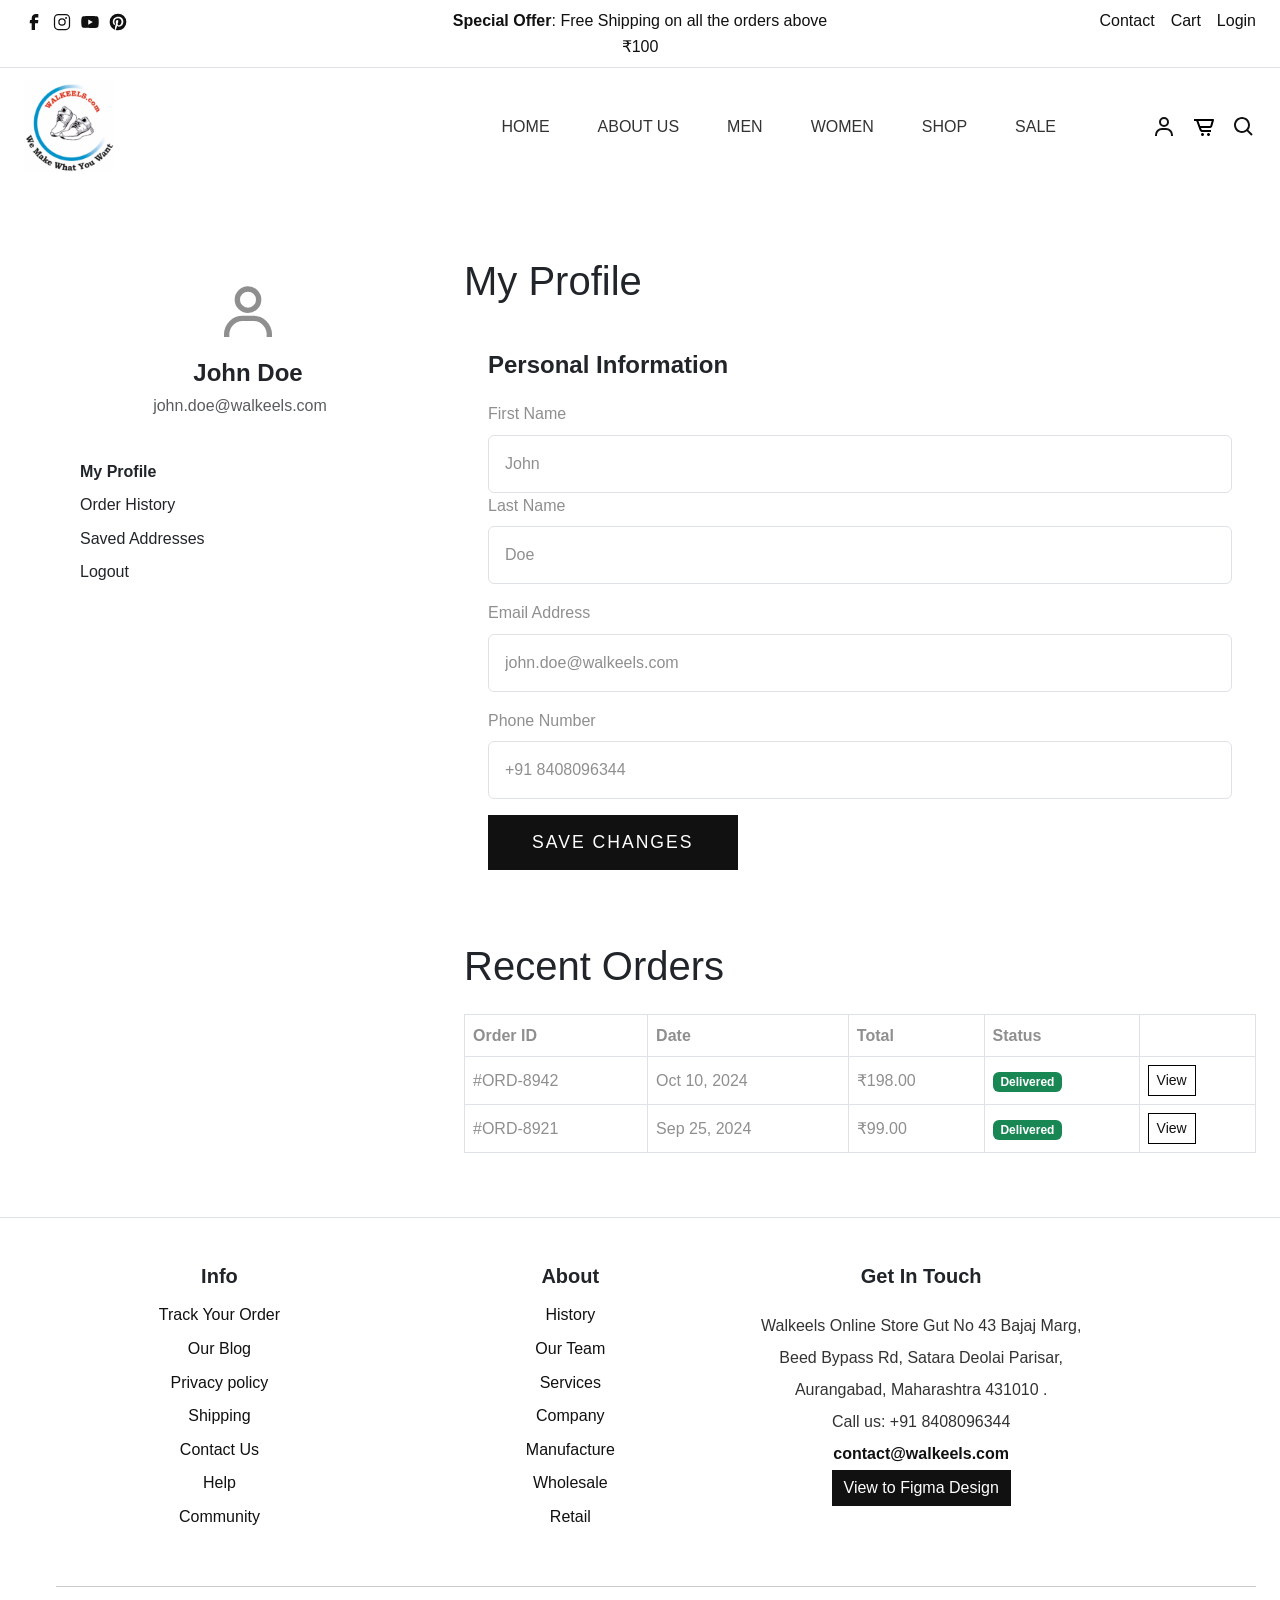
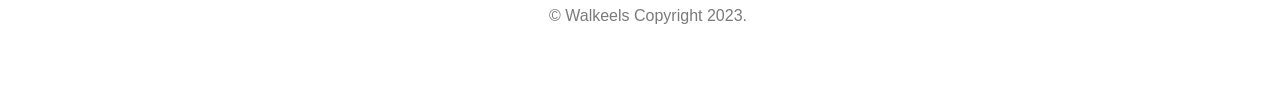
<file: profile.html>
<!DOCTYPE html>
<html lang="en"><head><meta http-equiv="Content-Type" content="text/html; charset=UTF-8">
  <title>Walkeels - Shoes Online Store </title>
  
  <link rel="icon" href="walkeels.png" type="image/x-icon" class="ficon-img">
  <head>
    
  <meta http-equiv="X-UA-Compatible" content="IE=edge">
  <meta name="viewport" content="width=device-width, initial-scale=1.0">
  <meta name="format-detection" content="telephone=no">
  <meta name="apple-mobile-web-app-capable" content="yes">
  <meta name="keywords" content="Online Store">

  <link rel="stylesheet" href="./vendor 1.css">
  <link rel="stylesheet" type="text/css" href="./style.css">

  <link rel="preconnect" href="https://fonts.googleapis.com/">
  <link rel="preconnect" href="https://fonts.gstatic.com/" crossorigin="">
  <link href="./css2" rel="stylesheet">
</head>

<body>
  <svg xmlns="http://www.w3.org/2000/svg" style="display: none;">
    <symbol xmlns="http://www.w3.org/2000/svg" id="shopping-carriage" viewBox="0 0 24 24" fill="none">
      <path d="M5 22H19C20.103 22 21 21.103 21 20V9C21 8.73478 20.8946 8.48043 20.7071 8.29289C20.5196 8.10536 20.2652 8 20 8H17V7C17 4.243 14.757 2 12 2C9.243 2 7 4.243 7 7V8H4C3.73478 8 3.48043 8.10536 3.29289 8.29289C3.10536 8.48043 3 8.73478 3 9V20C3 21.103 3.897 22 5 22ZM9 7C9 5.346 10.346 4 12 4C13.654 4 15 5.346 15 7V8H9V7ZM5 10H7V12H9V10H15V12H17V10H19L19.002 20H5V10Z" fill="black"></path>
    </symbol>
    <symbol xmlns="http://www.w3.org/2000/svg" id="quick-view" viewBox="0 0 24 24">
      <path fill="currentColor" d="M10 18a7.952 7.952 0 0 0 4.897-1.688l4.396 4.396l1.414-1.414l-4.396-4.396A7.952 7.952 0 0 0 18 10c0-4.411-3.589-8-8-8s-8 3.589-8 8s3.589 8 8 8zm0-14c3.309 0 6 2.691 6 6s-2.691 6-6 6s-6-2.691-6-6s2.691-6 6-6z"></path>
    </symbol>
    <symbol xmlns="http://www.w3.org/2000/svg" id="shopping-cart" viewBox="0 0 24 24" fill="none">
      <path d="M21 4H2V6H4.3L7.582 15.025C7.79362 15.6029 8.1773 16.1021 8.68134 16.4552C9.18539 16.8083 9.78556 16.9985 10.401 17H19V15H10.401C9.982 15 9.604 14.735 9.461 14.342L8.973 13H18.246C19.136 13 19.926 12.402 20.169 11.549L21.962 5.275C22.0039 5.12615 22.0109 4.96962 21.9823 4.81763C21.9537 4.66565 21.8904 4.52234 21.7973 4.39889C21.7041 4.27544 21.5837 4.1752 21.4454 4.106C21.3071 4.0368 21.1546 4.00053 21 4ZM18.246 11H8.246L6.428 6H19.675L18.246 11Z" fill="black"></path>
      <path d="M10.5 21C11.3284 21 12 20.3284 12 19.5C12 18.6716 11.3284 18 10.5 18C9.67157 18 9 18.6716 9 19.5C9 20.3284 9.67157 21 10.5 21Z" fill="black"></path>
      <path d="M16.5 21C17.3284 21 18 20.3284 18 19.5C18 18.6716 17.3284 18 16.5 18C15.6716 18 15 18.6716 15 19.5C15 20.3284 15.6716 21 16.5 21Z" fill="black"></path>
    </symbol>
    <symbol xmlns="http://www.w3.org/2000/svg" id="nav-icon" viewBox="0 0 16 16">
      <path d="M14 10.5a.5.5 0 0 0-.5-.5h-3a.5.5 0 0 0 0 1h3a.5.5 0 0 0 .5-.5zm0-3a.5.5 0 0 0-.5-.5h-7a.5.5 0 0 0 0 1h7a.5.5 0 0 0 .5-.5zm0-3a.5.5 0 0 0-.5-.5h-11a.5.5 0 0 0 0 1h11a.5.5 0 0 0 .5-.5z"></path>
    </symbol>
    <symbol xmlns="http://www.w3.org/2000/svg" id="close" viewBox="0 0 16 16">
      <path d="M2.146 2.854a.5.5 0 1 1 .708-.708L8 7.293l5.146-5.147a.5.5 0 0 1 .708.708L8.707 8l5.147 5.146a.5.5 0 0 1-.708.708L8 8.707l-5.146 5.147a.5.5 0 0 1-.708-.708L7.293 8 2.146 2.854Z"></path>
    </symbol>
    <symbol xmlns="http://www.w3.org/2000/svg" id="navbar-icon" viewBox="0 0 16 16">
      <path d="M14 10.5a.5.5 0 0 0-.5-.5h-3a.5.5 0 0 0 0 1h3a.5.5 0 0 0 .5-.5zm0-3a.5.5 0 0 0-.5-.5h-7a.5.5 0 0 0 0 1h7a.5.5 0 0 0 .5-.5zm0-3a.5.5 0 0 0-.5-.5h-11a.5.5 0 0 0 0 1h11a.5.5 0 0 0 .5-.5z"></path>
    </symbol>
    <symbol xmlns="http://www.w3.org/2000/svg" id="plus" viewBox="0 0 24 24">
      <path fill="currentColor" d="M19 12.998h-6v6h-2v-6H5v-2h6v-6h2v6h6z"></path>
    </symbol>
    <symbol xmlns="http://www.w3.org/2000/svg" id="minus" viewBox="0 0 24 24">
      <path fill="currentColor" d="M19 12.998H5v-2h14z"></path>
    </symbol>
    <symbol xmlns="http://www.w3.org/2000/svg" id="dropdown" viewBox="0 0 24 24">
      <path fill="currentColor" d="m7 10l5 5l5-5H7Z"></path>
    </symbol>
    <symbol xmlns="http://www.w3.org/2000/svg" id="user" viewBox="0 0 24 24">
      <path fill="currentColor" d="M12 2a5 5 0 1 0 5 5a5 5 0 0 0-5-5zm0 8a3 3 0 1 1 3-3a3 3 0 0 1-3 3zm9 11v-1a7 7 0 0 0-7-7h-4a7 7 0 0 0-7 7v1h2v-1a5 5 0 0 1 5-5h4a5 5 0 0 1 5 5v1z"></path>
    </symbol>
    <symbol xmlns="http://www.w3.org/2000/svg" id="arrow-right" viewBox="0 0 24 24">
      <path fill="currentColor" d="M13.3 17.275q-.3-.3-.288-.725t.313-.725L16.15 13H5q-.425 0-.713-.288T4 12q0-.425.288-.713T5 11h11.15L13.3 8.15q-.3-.3-.3-.713t.3-.712q.3-.3.713-.3t.712.3L19.3 11.3q.15.15.213.325t.062.375q0 .2-.063.375t-.212.325l-4.6 4.6q-.275.275-.687.275t-.713-.3Z"></path>
    </symbol>
    <symbol xmlns="http://www.w3.org/2000/svg" id="facebook" viewBox="0 0 24 24">
      <path fill="currentColor" d="M9.198 21.5h4v-8.01h3.604l.396-3.98h-4V7.5a1 1 0 0 1 1-1h3v-4h-3a5 5 0 0 0-5 5v2.01h-2l-.396 3.98h2.396v8.01Z"></path>
    </symbol>
    <symbol xmlns="http://www.w3.org/2000/svg" id="twitter" viewBox="0 0 512 512">
      <path fill="currentColor" d="M496 109.5a201.8 201.8 0 0 1-56.55 15.3a97.51 97.51 0 0 0 43.33-53.6a197.74 197.74 0 0 1-62.56 23.5A99.14 99.14 0 0 0 348.31 64c-54.42 0-98.46 43.4-98.46 96.9a93.21 93.21 0 0 0 2.54 22.1a280.7 280.7 0 0 1-203-101.3A95.69 95.69 0 0 0 36 130.4c0 33.6 17.53 63.3 44 80.7A97.5 97.5 0 0 1 35.22 199v1.2c0 47 34 86.1 79 95a100.76 100.76 0 0 1-25.94 3.4a94.38 94.38 0 0 1-18.51-1.8c12.51 38.5 48.92 66.5 92.05 67.3A199.59 199.59 0 0 1 39.5 405.6a203 203 0 0 1-23.5-1.4A278.68 278.68 0 0 0 166.74 448c181.36 0 280.44-147.7 280.44-275.8c0-4.2-.11-8.4-.31-12.5A198.48 198.48 0 0 0 496 109.5Z"></path>
    </symbol>
    <symbol xmlns="http://www.w3.org/2000/svg" id="youtube" viewBox="0 0 32 32">
      <path fill="currentColor" d="M29.41 9.26a3.5 3.5 0 0 0-2.47-2.47C24.76 6.2 16 6.2 16 6.2s-8.76 0-10.94.59a3.5 3.5 0 0 0-2.47 2.47A36.13 36.13 0 0 0 2 16a36.13 36.13 0 0 0 .59 6.74a3.5 3.5 0 0 0 2.47 2.47c2.18.59 10.94.59 10.94.59s8.76 0 10.94-.59a3.5 3.5 0 0 0 2.47-2.47A36.13 36.13 0 0 0 30 16a36.13 36.13 0 0 0-.59-6.74ZM13.2 20.2v-8.4l7.27 4.2Z"></path>
    </symbol>
    <symbol xmlns="http://www.w3.org/2000/svg" id="instagram" viewBox="0 0 256 256">
      <path fill="currentColor" d="M128 80a48 48 0 1 0 48 48a48.05 48.05 0 0 0-48-48Zm0 80a32 32 0 1 1 32-32a32 32 0 0 1-32 32Zm48-136H80a56.06 56.06 0 0 0-56 56v96a56.06 56.06 0 0 0 56 56h96a56.06 56.06 0 0 0 56-56V80a56.06 56.06 0 0 0-56-56Zm40 152a40 40 0 0 1-40 40H80a40 40 0 0 1-40-40V80a40 40 0 0 1 40-40h96a40 40 0 0 1 40 40ZM192 76a12 12 0 1 1-12-12a12 12 0 0 1 12 12Z"></path>
    </symbol>
    <symbol xmlns="http://www.w3.org/2000/svg" id="pinterest" viewBox="0 0 24 24">
      <path fill="currentColor" d="M9.04 21.54c.96.29 1.93.46 2.96.46a10 10 0 0 0 10-10A10 10 0 0 0 12 2A10 10 0 0 0 2 12c0 4.25 2.67 7.9 6.44 9.34c-.09-.78-.18-2.07 0-2.96l1.15-4.94s-.29-.58-.29-1.5c0-1.38.86-2.41 1.84-2.41c.86 0 1.26.63 1.26 1.44c0 .86-.57 2.09-.86 3.27c-.17.98.52 1.84 1.52 1.84c1.78 0 3.16-1.9 3.16-4.58c0-2.4-1.72-4.04-4.19-4.04c-2.82 0-4.48 2.1-4.48 4.31c0 .86.28 1.73.74 2.3c.09.06.09.14.06.29l-.29 1.09c0 .17-.11.23-.28.11c-1.28-.56-2.02-2.38-2.02-3.85c0-3.16 2.24-6.03 6.56-6.03c3.44 0 6.12 2.47 6.12 5.75c0 3.44-2.13 6.2-5.18 6.2c-.97 0-1.92-.52-2.26-1.13l-.67 2.37c-.23.86-.86 2.01-1.29 2.7v-.03Z"></path>
    </symbol>
    <symbol xmlns="http://www.w3.org/2000/svg" id="search" viewBox="0 0 24 24">
      <path fill="currentColor" d="M10 18a7.952 7.952 0 0 0 4.897-1.688l4.396 4.396l1.414-1.414l-4.396-4.396A7.952 7.952 0 0 0 18 10c0-4.411-3.589-8-8-8s-8 3.589-8 8s3.589 8 8 8zm0-14c3.309 0 6 2.691 6 6s-2.691 6-6 6s-6-2.691-6-6s2.691-6 6-6z"></path>
    </symbol>
  </svg>
  <!-- Loader 4 -->

  <div class="preloader" style="position: fixed; top: 0px; left: 0px; width: 100%; height: 100%; background-color: rgb(255, 255, 255); display: none; align-items: center; justify-content: center; z-index: 9999;">
    <svg version="1.1" id="L4" width="100" height="100" xmlns="http://www.w3.org/2000/svg" xmlns:xlink="http://www.w3.org/1999/xlink" x="0px" y="0px" viewBox="0 0 50 100" enable-background="new 0 0 0 0" xml:space="preserve">
    <circle fill="#111" stroke="none" cx="6" cy="50" r="6">
      <animate attributeName="opacity" dur="1s" values="0;1;0" repeatCount="indefinite" begin="0.1"></animate>    
    </circle>
    <circle fill="#111" stroke="none" cx="26" cy="50" r="6">
      <animate attributeName="opacity" dur="1s" values="0;1;0" repeatCount="indefinite" begin="0.2"></animate>       
    </circle>
    <circle fill="#111" stroke="none" cx="46" cy="50" r="6">
      <animate attributeName="opacity" dur="1s" values="0;1;0" repeatCount="indefinite" begin="0.3"></animate>     
    </circle>
    </svg>
  </div>

  <div class="search-box bg-dark position-relative">
        <div class="search-wrap">
      <form action="shop.html" method="GET" class="d-flex justify-content-center align-items-center w-100 h-100 position-absolute" style="top:0; left:0; z-index: 10;">
        <input type="text" name="q" class="search-input display-4 text-white bg-transparent border-0" placeholder="Search..." style="outline: none; max-width: 80%;">
      </form>
      <div class="close-button" style="z-index: 20;">
        <svg class="close" style="fill: white;">
          <use xlink:href="#close"></use>
        </svg>
      </div>
    </div>
  </div>

  <!-- quick view -->
  <div class="modal fade" id="modaltoggle" aria-hidden="true" tabindex="-1">
    <div class="modal-dialog modal-fullscreen-md-down modal-md modal-dialog-centered">
      <div class="modal-content">
        <div class="modal-body">
          <div class="col-lg-12 col-md-12 me-3">
            <div class="image-holder">
              <img src="./summary-item1.jpg" alt="Shoes">
            </div>
          </div>
          <div class="col-lg-12 col-md-12">
            <div class="summary">
              <div class="summary-content fs-6">
                <div class="product-header d-flex justify-content-between mt-4">
                  <h3 class="display-7">Running Shoes For Men</h3>
                  <div class="modal-close-btn">
                    <button type="button" class="btn-close" data-bs-dismiss="modal" aria-label="Close">
                    </button>
                  </div>
                </div>
                <span class="product-price fs-3">&#8377;99</span>
                <div class="product-details">
                  <p class="fs-7">Buy good shoes and a good mattress, because when you're not in one you're in the
                    other. With four pairs of shoes, I can travel the world.</p>
                </div>
                <ul class="select">
                  <li>
                    <strong>Colour Shown:</strong> Red, White, Black
                  </li>
                  <li>
                    <strong>Style:</strong> SM3018-100
                  </li>
                </ul>
                <div class="variations-form shopify-cart">
                  <div class="row">
                    <div class="col-md-6">
                      <div class="quantity d-flex pb-4">
                        <div class="qty-number align-top qty-number-plus d-flex justify-content-center align-items-center text-center">
                          <span class="increase-qty plus">
                            <svg class="plus">
                              <use xlink:href="#plus"></use>
                            </svg>
                          </span>
                        </div>
                        <input type="number" id="quantity_001" class="input-text text-center" step="1" min="1" name="quantity" value="1" title="Qty">
                        <div class="qty-number qty-number-minus d-flex justify-content-center align-items-center text-center">
                          <span class="increase-qty minus">
                            <svg class="minus">
                              <use xlink:href="#minus"></use>
                            </svg>
                          </span>
                        </div>
                      </div>
                    </div>
                    <div class="col-md-6">
                      <a rel="nofollow" data-no-instant="" href="#" class="out-stock button">Out of stock</a>
                      <button type="submit" class="btn btn-medium btn-black hvr-sweep-to-right">Add to cart</button>
                    </div>
                  </div>
                </div>
                <!-- variations-form -->
                <div class="categories d-flex flex-wrap pt-3">
                  <strong class="pe-2">Categories:</strong>
                  <a href="#" title="categories">Clothing,</a>
                  <a href="#" title="categories">Men's Clothes,</a>
                  <a href="#" title="categories">Tops &amp; T-Shirts</a>
                </div>
              </div>
            </div>
          </div>
        </div>
      </div>
    </div>
  </div>
  <!-- / quick view -->

  <div class="modal fade" id="modallong" tabindex="-1" aria-modal="true" role="dialog">
    <div class="modal-dialog modal-fullscreen-md-down modal-md modal-dialog-centered">
      <div class="modal-content">
        <div class="modal-header">
          <h2 class="modal-title fs-5">Cart</h2>
          <button type="button" class="btn-close" data-bs-dismiss="modal" aria-label="Close"></button>
        </div>
        <div class="modal-body">
          <div class="shopping-cart">
            <div class="shopping-cart-content">
              <div class="mini-cart cart-list p-0 mt-3">
                <div class="mini-cart-item d-flex border-bottom pb-3">
                  <div class="col-lg-2 col-md-3 col-sm-2 me-4">
                    <a href="#" title="product-image">
                      <img src="./single-product-thumb1.jpg" class="img-fluid" alt="single-product-item">
                    </a>
                  </div>
                  <div class="col-lg-9 col-md-8 col-sm-8">
                    <div class="product-header d-flex justify-content-between align-items-center mb-3">
                      <h4 class="product-title fs-6 me-5">Sport Shoes For Men</h4>
                      <a href="#" class="remove" aria-label="Remove this item" data-product_id="11913" data-cart_item_key="abc" data-product_sku="">
                        <svg class="close">
                          <use xlink:href="#close"></use>
                        </svg>
                      </a>
                    </div>
                    <div class="quantity-price d-flex justify-content-between align-items-center">
                      <div class="input-group product-qty">
                        <button type="button" class="quantity-left-minus btn btn-light rounded-0 rounded-start btn-number" data-type="minus">
                          <svg width="16" height="16">
                            <use xlink:href="#minus"></use>
                          </svg>
                        </button>
                        <input type="text" name="quantity" class="form-control input-number quantity" value="1">
                        <button type="button" class="quantity-right-plus btn btn-light rounded-0 rounded-end btn-number" data-type="plus">
                          <svg width="16" height="16">
                            <use xlink:href="#plus"></use>
                          </svg>
                        </button>
                      </div>
                      <div class="price-code">
                        <span class="product-price fs-6">&#8377;99</span>
                      </div>
                    </div>
                    <!-- quantity-price -->
                  </div>
                </div>
              </div>
              <div class="mini-cart cart-list p-0 mt-3">
                <div class="mini-cart-item d-flex border-bottom pb-3">
                  <div class="col-lg-2 col-md-3 col-sm-2 me-4">
                    <a href="#" title="product-image">
                      <img src="./single-product-thumb2.jpg" class="img-fluid" alt="single-product-item">
                    </a>
                  </div>
                  <div class="col-lg-9 col-md-8 col-sm-8">
                    <div class="product-header d-flex justify-content-between align-items-center mb-3">
                      <h4 class="product-title fs-6 me-5">Brand Shoes For Men</h4>
                      <a href="#" class="remove" aria-label="Remove this item" data-product_id="11913" data-cart_item_key="abc" data-product_sku="">
                        <svg class="close">
                          <use xlink:href="#close"></use>
                        </svg>
                      </a>
                    </div>
                    <div class="quantity-price d-flex justify-content-between align-items-center">
                      <div class="input-group product-qty">
                        <button type="button" class="quantity-left-minus btn btn-light rounded-0 rounded-start btn-number" data-type="minus">
                          <svg width="16" height="16">
                            <use xlink:href="#minus"></use>
                          </svg>
                        </button>
                        <input type="text" name="quantity" class="form-control input-number quantity" value="1">
                        <button type="button" class="quantity-right-plus btn btn-light rounded-0 rounded-end btn-number" data-type="plus">
                          <svg width="16" height="16">
                            <use xlink:href="#plus"></use>
                          </svg>
                        </button>
                      </div>
                      <div class="price-code">
                        <span class="product-price fs-6">&#8377;99</span>
                      </div>
                    </div>
                    <!-- quantity-price -->
                  </div>
                </div>
              </div>
              <!-- cart-list -->

              <div class="mini-cart-total d-flex justify-content-between py-4">
                <span class="fs-6">Subtotal:</span>
                <span class="special-price-code">
                  <span class="price-amount amount fs-6" style="opacity: 1;">
                    <bdi>
                      <span class="price-currency-symbol">&#8377;</span>198.00 </bdi>
                  </span>
                </span>
              </div>
              <div class="modal-footer my-4 justify-content-center">
                <a href="cart.html" class="btn btn-red hvr-sweep-to-right dark-sweep">View Cart</a>
                <button type="button" class="btn btn-outline-gray hvr-sweep-to-right dark-sweep">Checkout</button>
              </div>
            </div>
          </div>
        </div>
      </div>
    </div>
  </div>
  <!-- cart view -->

  <div class="modal fade" id="modallogin" tabindex="-1" aria-modal="true" role="dialog">
    <div class="modal-dialog modal-fullscreen-md-down modal-md modal-dialog-centered" role="document">
      <div class="modal-content p-4">
        <div class="modal-header mx-auto border-0">
          <h2 class="modal-title fs-3 fw-normal">Login</h2>
        </div>
        <div class="modal-body">
          <div class="login-detail">
            <div class="login-form p-0">
              <div class="col-lg-12 mx-auto">
                <form id="login-form">
                  <input type="text" name="username" placeholder="Username or Email Address *" class="mb-3 ps-3 text-input">
                  <input type="password" name="password" placeholder="Password" class="ps-3 text-input">
                  <div class="checkbox d-flex justify-content-between mt-4">
                    <p class="checkbox-form">
                      <label class="">
                        <input name="rememberme" type="checkbox" id="remember-me" value="forever"> Remember me </label>
                    </p>
                    <p class="lost-password">
                      <a href="#">Forgot your password?</a>
                    </p>
                  </div>
                </form>
              </div>
            </div>
            <div class="modal-footer mt-5 d-flex justify-content-center">
              <button type="submit" form="login-form" class="btn btn-red hvr-sweep-to-right dark-sweep">Login</button>
              <button type="button" class="btn btn-outline-gray hvr-sweep-to-right dark-sweep" data-bs-toggle="modal" data-bs-target="#modalsignup">Register</button>
            </div>
          </div>
        </div>
      </div>
    </div>
  </div>
  <!-- Login -->

  <div class="modal fade" id="modalsignup" tabindex="-1" aria-modal="true" role="dialog">
    <div class="modal-dialog modal-fullscreen-md-down modal-md modal-dialog-centered" role="document">
      <div class="modal-content p-4">
        <div class="modal-header mx-auto border-0">
          <h2 class="modal-title fs-3 fw-normal">Sign Up</h2>
        </div>
        <div class="modal-body">
          <div class="login-detail">
            <div class="login-form p-0">
              <div class="col-lg-12 mx-auto">
                <form id="signup-form">
                  <input type="text" name="name" placeholder="Full Name *" class="mb-3 ps-3 text-input">
                  <input type="text" name="email" placeholder="Email Address *" class="mb-3 ps-3 text-input">
                  <input type="password" name="password" placeholder="Password *" class="mb-3 ps-3 text-input">
                  <input type="password" name="confirm_password" placeholder="Confirm Password *" class="ps-3 text-input">
                </form>
              </div>
            </div>
            <div class="modal-footer mt-5 d-flex justify-content-center">
              <button type="submit" form="signup-form" class="btn btn-red hvr-sweep-to-right dark-sweep">Sign Up</button>
              <button type="button" class="btn btn-outline-gray hvr-sweep-to-right dark-sweep" data-bs-toggle="modal" data-bs-target="#modallogin">Login</button>
            </div>
          </div>
        </div>
      </div>
    </div>
  </div>
  <!-- Sign Up -->

  <header id="header" class="site-header text-black">
    <div class="header-top border-bottom py-2">
      <div class="container-lg">
        <div class="row justify-content-evenly">
          <div class="col">
            <ul class="social-links list-unstyled d-flex m-0">
              <li class="pe-2">
                <a href="#">
                  <svg class="facebook" width="20" height="20">
                    <use xlink:href="#facebook"></use>
                  </svg>
                </a>
              </li>
              <li class="pe-2">
                <a href="https://www.instagram.com/walkeels/" target="_blank" rel="noopener noreferrer">
                  <svg class="instagram" width="20" height="20">
                    <use xlink:href="#instagram"></use>
                  </svg>
                </a>
              </li>
              <li class="pe-2">
                <a href="#">
                  <svg class="youtube" width="20" height="20">
                    <use xlink:href="#youtube"></use>
                  </svg>
                </a>
              </li>
              <li>
                <a href="#">
                  <svg class="pinterest" width="20" height="20">
                    <use xlink:href="#pinterest"></use>
                  </svg>
                </a>
              </li>
            </ul>
          </div>
          <div class="col d-none d-md-block">
            <p class="text-center text-black m-0"><strong>Special Offer</strong>: Free Shipping on all the orders above &#8377;100
            </p>
          </div>
          <div class="col">
            <ul class="d-flex justify-content-end gap-3 list-unstyled m-0">
              <li>
                <a href="contact.html">Contact</a>
              </li>
              <li>
                <a href="cart.html">Cart</a>
              </li>
              <li>
                <a href="#" data-bs-toggle="modal" data-bs-target="#modallogin">Login</a>
              </li>
            </ul>
          </div>
        </div>
      </div>
    </div>
    <nav id="header-nav" class="navbar navbar-expand-lg">
      <div class="container-lg">
        <a class="navbar-brand" href="Index.html">
          <img src="./main-logo.png" class="logo" alt="logo" width="90px">
        </a>
        <button class="navbar-toggler d-flex d-lg-none order-3 border-0 p-1 ms-2" type="button" data-bs-toggle="offcanvas" data-bs-target="#bdNavbar" aria-controls="bdNavbar" aria-expanded="false" aria-label="Toggle navigation">
          <svg class="navbar-icon">
            <use xlink:href="#navbar-icon"></use>
          </svg>
        </button>
        <div class="offcanvas offcanvas-end" tabindex="-1" id="bdNavbar">
          <div class="offcanvas-header px-4 pb-0">
            <a class="navbar-brand ps-3" href="Index.html">
              <img src="./main-logo.png" class="logo" alt="logo">
            </a>
            <button type="button" class="btn-close btn-close-black p-5" data-bs-dismiss="offcanvas" aria-label="Close" data-bs-target="#bdNavbar"></button>
          </div>
          <div class="offcanvas-body">
            <ul id="navbar" class="navbar-nav fw-bold justify-content-end align-items-center flex-grow-1">
              <li class="nav-item">
                <a class="nav-link me-5 active" href="Index.html">Home</a>
              </li>

              <li class="nav-item">
                <a class="nav-link me-5" href="about.html">About Us</a>
              </li>

              <li class="nav-item">
                <a class="nav-link me-5" href="men.html">Men</a>
              </li>
              <li class="nav-item">
                <a class="nav-link me-5" href="women.html">Women</a>
              </li>
              <li class="nav-item">
                <a class="nav-link me-5" href="shop.html">Shop</a>
              </li>

              <li class="nav-item">
                <a class="nav-link me-5" href="sale.html">Sale</a>
              </li>

            </ul>
          </div>
        </div>

        <div class="user-items ps-0 ps-md-5">
          <ul class="d-flex justify-content-end list-unstyled align-item-center m-0">
            <li class="pe-3">
              <a href="https://login" data-bs-toggle="modal" data-bs-target="#modallogin" class="border-0">
                <svg class="user" width="24" height="24">
                  <use xlink:href="#user"></use>
                </svg>
              </a>
            </li>
            <li class="pe-3">
              <a href="#" data-bs-toggle="modal" data-bs-target="#modallong" class="border-0">
                <svg class="shopping-cart" width="24" height="24">
                  <use xlink:href="#shopping-cart"></use>
                </svg>
              </a>
            </li>
            <li>
              <a href="#" class="search-item border-0" data-bs-toggle="collapse" data-bs-target="#search-box" aria-label="Toggle navigation">
                <svg class="search" width="24" height="24">
                  <use xlink:href="#search"></use>
                </svg>
              </a>
            </li>
          </ul>
        </div>
      </div>
    </nav>
  </header>

    <section class="profile-page py-5 mt-4">
    <div class="container-lg">
      <div class="row">
        <!-- Sidebar -->
        <div class="col-lg-4 mb-5">
          <div class="card bg-light border-0 p-4">
            <div class="text-center mb-4">
              <svg class="user" width="64" height="64" style="fill: #333;">
                <use xlink:href="#user"></use>
              </svg>
              <h4 class="mt-3">John Doe</h4>
              <p class="text-muted">john.doe@walkeels.com</p>
            </div>
            <ul class="list-unstyled mb-0">
              <li class="mb-2"><a href="#" class="text-dark fw-bold text-decoration-none">My Profile</a></li>
              <li class="mb-2"><a href="#" class="text-dark text-decoration-none">Order History</a></li>
              <li class="mb-2"><a href="#" class="text-dark text-decoration-none">Saved Addresses</a></li>
              <li class="mb-2"><a href="#" class="text-dark text-decoration-none" onclick="localStorage.removeItem('isLoggedIn'); window.location.href='Index.html';">Logout</a></li>
            </ul>
          </div>
        </div>
        
        <!-- Main Content -->
        <div class="col-lg-8">
          <h2 class="display-6 mb-4">My Profile</h2>
          
          <div class="card mb-5 border-0 bg-light p-4">
            <h4 class="mb-4">Personal Information</h4>
            <form>
              <div class="row mb-3">
                <div class="col-md-6">
                  <label class="form-label">First Name</label>
                  <input type="text" class="form-control p-3" value="John">
                </div>
                <div class="col-md-6 mt-3 mt-md-0">
                  <label class="form-label">Last Name</label>
                  <input type="text" class="form-control p-3" value="Doe">
                </div>
              </div>
              <div class="mb-3">
                <label class="form-label">Email Address</label>
                <input type="email" class="form-control p-3" value="john.doe@walkeels.com" readonly>
              </div>
              <div class="mb-3">
                <label class="form-label">Phone Number</label>
                <input type="text" class="form-control p-3" value="+91 8408096344">
              </div>
              <button type="button" class="btn btn-black btn-medium text-uppercase hvr-sweep-to-right">Save Changes</button>
            </form>
          </div>

          <h2 class="display-6 mb-4">Recent Orders</h2>
          <div class="table-responsive">
            <table class="table table-bordered align-middle">
              <thead>
                <tr>
                  <th>Order ID</th>
                  <th>Date</th>
                  <th>Total</th>
                  <th>Status</th>
                  <th></th>
                </tr>
              </thead>
              <tbody>
                <tr>
                  <td>#ORD-8942</td>
                  <td>Oct 10, 2024</td>
                  <td>&#8377;198.00</td>
                  <td><span class="badge bg-success">Delivered</span></td>
                  <td><button class="btn btn-sm btn-outline-dark">View</button></td>
                </tr>
                <tr>
                  <td>#ORD-8921</td>
                  <td>Sep 25, 2024</td>
                  <td>&#8377;99.00</td>
                  <td><span class="badge bg-success">Delivered</span></td>
                  <td><button class="btn btn-sm btn-outline-dark">View</button></td>
                </tr>
              </tbody>
            </table>
          </div>
        </div>
      </div>
    </div>
  </section>
<Center>
  <footer id="footer" class="py-5 border-top">
    <div class="container-lg">
      <div class="row">
        <div class="col-lg-2 pb-3">
          <div class="footer-menu">
            <h5 class="widget-title pb-2">Info</h5>
            <ul class="menu-list list-unstyled">
              <li class="pb-2">
                <a href="#">Track Your Order</a>
              </li>
              <li class="pb-2">
                <a href="https://blog.html">Our Blog</a>
              </li>
              <li class="pb-2">
                <a href="#">Privacy policy</a>
              </li>
              <li class="pb-2">
                <a href="#">Shipping</a>
              </li>
              <li class="pb-2">
                <a href="#">Contact Us</a>
              </li>
              <li class="pb-2">
                <a href="#">Help</a>
              </li>
              <li class="pb-2">
                <a href="#">Community</a>
              </li>
            </ul>
          </div>
        </div>
        <div class="col-lg-2 pb-3">
          <div class="footer-menu">
            <h5 class="widget-title pb-2">About</h5>
            <ul class="menu-list list-unstyled">
              <li class="pb-2">
                <a href="#">History</a>
              </li>
              <li class="pb-2">
                <a href="#">Our Team</a>
              </li>
              <li class="pb-2">
                <a href="#">Services</a>
              </li>
              <li class="pb-2">
                <a href="#">Company</a>
              </li>
              <li class="pb-2">
                <a href="#">Manufacture</a>
              </li>
              <li class="pb-2">
                <a href="#">Wholesale</a>
              </li>
              <li class="pb-2">
                <a href="#">Retail</a>
              </li>
            </ul>
          </div>
        </div>

        <div class="col-lg-2 pb-3">
          <div class="footer-menu">
            <h5 class="widget-title pb-3">Get In Touch</h5>
            <div class="footer-contact-text">
              <span <a href="Walkeels.com" > Walkeels Online Store Gut No 43 Bajaj Marg, Beed Bypass Rd, Satara Deolai Parisar, Aurangabad, Maharashtra 431010 . </a> </span>
              <span> Call us: +91 8408096344 </span>
              <span class="text-hover fw-bold light-border"><a href="mailto:contact@walkeels.com">contact@walkeels.com</a></span>
              
              <div class="view-to-website">
                <a href="https://www.figma.com/community/file/1430896690680581765/redesign-walkeels-com" class="btn btn-black text-white">View to Figma Design</a>
              </div>

            </div>
          </div>
        </div>
      </div>
      <div class="row">
        <div class="col-md-6" >
          <hr>
          <p>&copy; Walkeels Copyright 2023.</p>
        </div>
      </hr>
      </div>
    </div>
  </footer>
</Center>
  <script src="./jquery-1.11.0.min(1).js.download"></script>
  <script src="./plugins.js.download"></script>
  <script src="./script.js.download"></script>


</body>
</html>
</file>
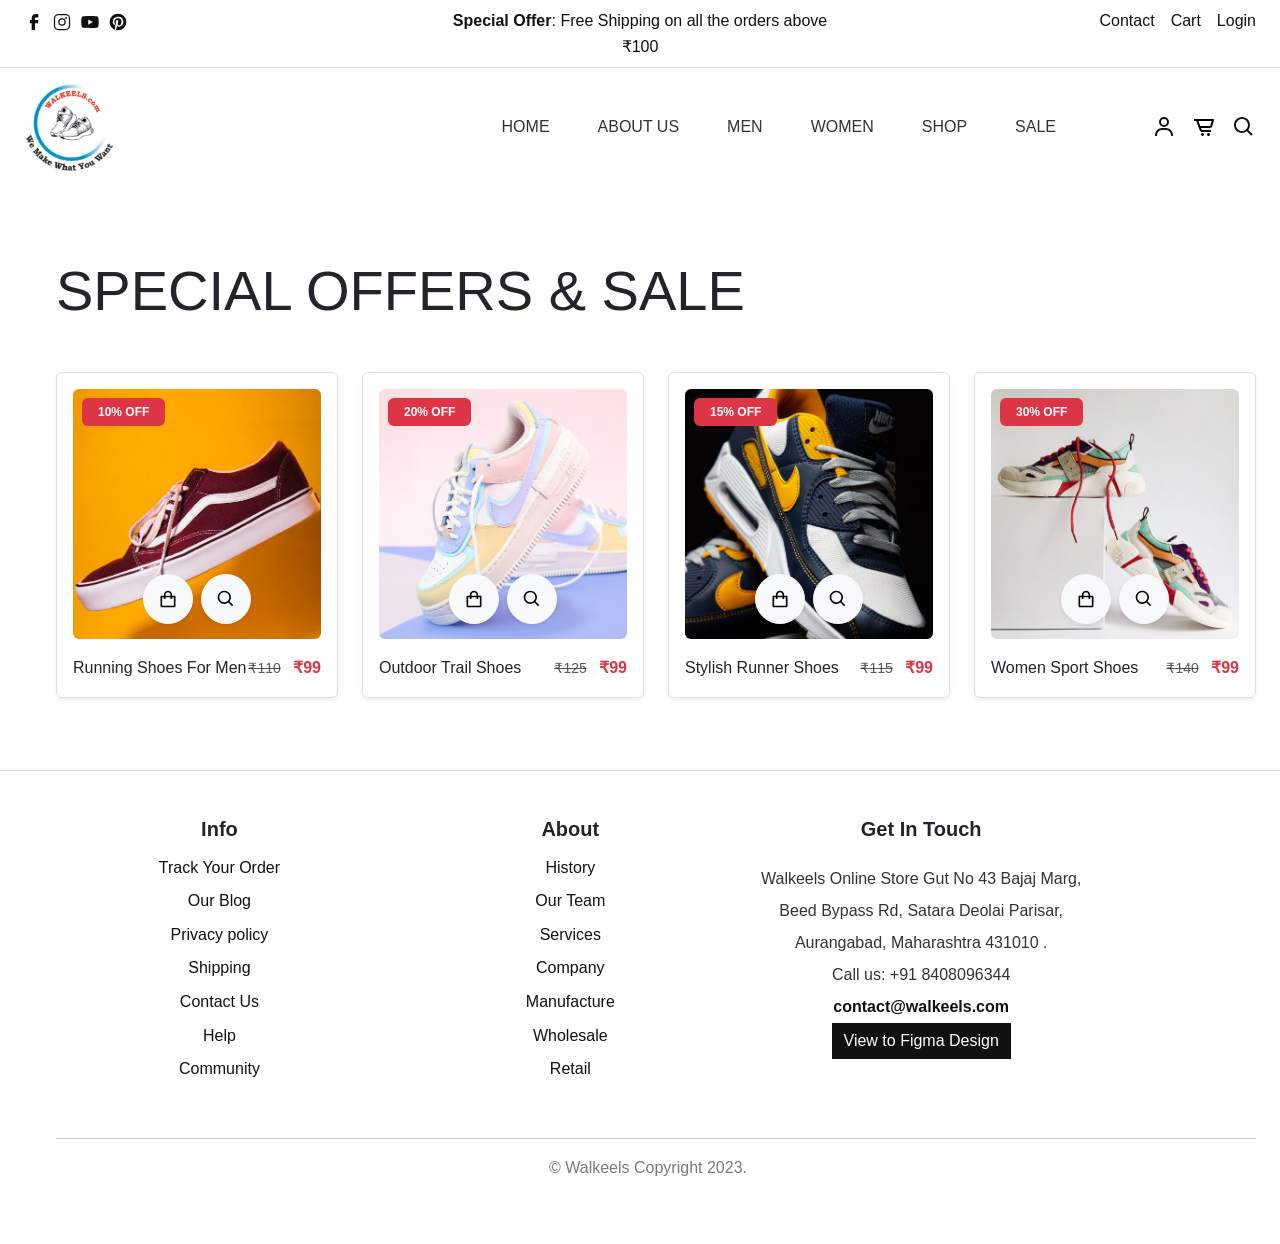
<file: sale.html>
<!DOCTYPE html>
<html lang="en"><head><meta http-equiv="Content-Type" content="text/html; charset=UTF-8">
  <title>Walkeels - Special Offers &amp; Sale </title>
  
  <link rel="icon" href="walkeels.png" type="image/x-icon" class="ficon-img">
  <head>
    
  <meta http-equiv="X-UA-Compatible" content="IE=edge">
  <meta name="viewport" content="width=device-width, initial-scale=1.0">
  <meta name="format-detection" content="telephone=no">
  <meta name="apple-mobile-web-app-capable" content="yes">
  <meta name="keywords" content="Online Store">

  <link rel="stylesheet" href="./vendor 1.css">
  <link rel="stylesheet" type="text/css" href="./style.css">

  <link rel="preconnect" href="https://fonts.googleapis.com/">
  <link rel="preconnect" href="https://fonts.gstatic.com/" crossorigin="">
  <link href="./css2" rel="stylesheet">
</head>

<body>
  <svg xmlns="http://www.w3.org/2000/svg" style="display: none;">
    <symbol xmlns="http://www.w3.org/2000/svg" id="shopping-carriage" viewBox="0 0 24 24" fill="none">
      <path d="M5 22H19C20.103 22 21 21.103 21 20V9C21 8.73478 20.8946 8.48043 20.7071 8.29289C20.5196 8.10536 20.2652 8 20 8H17V7C17 4.243 14.757 2 12 2C9.243 2 7 4.243 7 7V8H4C3.73478 8 3.48043 8.10536 3.29289 8.29289C3.10536 8.48043 3 8.73478 3 9V20C3 21.103 3.897 22 5 22ZM9 7C9 5.346 10.346 4 12 4C13.654 4 15 5.346 15 7V8H9V7ZM5 10H7V12H9V10H15V12H17V10H19L19.002 20H5V10Z" fill="black"></path>
    </symbol>
    <symbol xmlns="http://www.w3.org/2000/svg" id="quick-view" viewBox="0 0 24 24">
      <path fill="currentColor" d="M10 18a7.952 7.952 0 0 0 4.897-1.688l4.396 4.396l1.414-1.414l-4.396-4.396A7.952 7.952 0 0 0 18 10c0-4.411-3.589-8-8-8s-8 3.589-8 8s3.589 8 8 8zm0-14c3.309 0 6 2.691 6 6s-2.691 6-6 6s-6-2.691-6-6s2.691-6 6-6z"></path>
    </symbol>
    <symbol xmlns="http://www.w3.org/2000/svg" id="shopping-cart" viewBox="0 0 24 24" fill="none">
      <path d="M21 4H2V6H4.3L7.582 15.025C7.79362 15.6029 8.1773 16.1021 8.68134 16.4552C9.18539 16.8083 9.78556 16.9985 10.401 17H19V15H10.401C9.982 15 9.604 14.735 9.461 14.342L8.973 13H18.246C19.136 13 19.926 12.402 20.169 11.549L21.962 5.275C22.0039 5.12615 22.0109 4.96962 21.9823 4.81763C21.9537 4.66565 21.8904 4.52234 21.7973 4.39889C21.7041 4.27544 21.5837 4.1752 21.4454 4.106C21.3071 4.0368 21.1546 4.00053 21 4ZM18.246 11H8.246L6.428 6H19.675L18.246 11Z" fill="black"></path>
      <path d="M10.5 21C11.3284 21 12 20.3284 12 19.5C12 18.6716 11.3284 18 10.5 18C9.67157 18 9 18.6716 9 19.5C9 20.3284 9.67157 21 10.5 21Z" fill="black"></path>
      <path d="M16.5 21C17.3284 21 18 20.3284 18 19.5C18 18.6716 17.3284 18 16.5 18C15.6716 18 15 18.6716 15 19.5C15 20.3284 15.6716 21 16.5 21Z" fill="black"></path>
    </symbol>
    <symbol xmlns="http://www.w3.org/2000/svg" id="nav-icon" viewBox="0 0 16 16">
      <path d="M14 10.5a.5.5 0 0 0-.5-.5h-3a.5.5 0 0 0 0 1h3a.5.5 0 0 0 .5-.5zm0-3a.5.5 0 0 0-.5-.5h-7a.5.5 0 0 0 0 1h7a.5.5 0 0 0 .5-.5zm0-3a.5.5 0 0 0-.5-.5h-11a.5.5 0 0 0 0 1h11a.5.5 0 0 0 .5-.5z"></path>
    </symbol>
    <symbol xmlns="http://www.w3.org/2000/svg" id="close" viewBox="0 0 16 16">
      <path d="M2.146 2.854a.5.5 0 1 1 .708-.708L8 7.293l5.146-5.147a.5.5 0 0 1 .708.708L8.707 8l5.147 5.146a.5.5 0 0 1-.708.708L8 8.707l-5.146 5.147a.5.5 0 0 1-.708-.708L7.293 8 2.146 2.854Z"></path>
    </symbol>
    <symbol xmlns="http://www.w3.org/2000/svg" id="navbar-icon" viewBox="0 0 16 16">
      <path d="M14 10.5a.5.5 0 0 0-.5-.5h-3a.5.5 0 0 0 0 1h3a.5.5 0 0 0 .5-.5zm0-3a.5.5 0 0 0-.5-.5h-7a.5.5 0 0 0 0 1h7a.5.5 0 0 0 .5-.5zm0-3a.5.5 0 0 0-.5-.5h-11a.5.5 0 0 0 0 1h11a.5.5 0 0 0 .5-.5z"></path>
    </symbol>
    <symbol xmlns="http://www.w3.org/2000/svg" id="plus" viewBox="0 0 24 24">
      <path fill="currentColor" d="M19 12.998h-6v6h-2v-6H5v-2h6v-6h2v6h6z"></path>
    </symbol>
    <symbol xmlns="http://www.w3.org/2000/svg" id="minus" viewBox="0 0 24 24">
      <path fill="currentColor" d="M19 12.998H5v-2h14z"></path>
    </symbol>
    <symbol xmlns="http://www.w3.org/2000/svg" id="dropdown" viewBox="0 0 24 24">
      <path fill="currentColor" d="m7 10l5 5l5-5H7Z"></path>
    </symbol>
    <symbol xmlns="http://www.w3.org/2000/svg" id="user" viewBox="0 0 24 24">
      <path fill="currentColor" d="M12 2a5 5 0 1 0 5 5a5 5 0 0 0-5-5zm0 8a3 3 0 1 1 3-3a3 3 0 0 1-3 3zm9 11v-1a7 7 0 0 0-7-7h-4a7 7 0 0 0-7 7v1h2v-1a5 5 0 0 1 5-5h4a5 5 0 0 1 5 5v1z"></path>
    </symbol>
    <symbol xmlns="http://www.w3.org/2000/svg" id="arrow-right" viewBox="0 0 24 24">
      <path fill="currentColor" d="M13.3 17.275q-.3-.3-.288-.725t.313-.725L16.15 13H5q-.425 0-.713-.288T4 12q0-.425.288-.713T5 11h11.15L13.3 8.15q-.3-.3-.3-.713t.3-.712q.3-.3.713-.3t.712.3L19.3 11.3q.15.15.213.325t.062.375q0 .2-.063.375t-.212.325l-4.6 4.6q-.275.275-.687.275t-.713-.3Z"></path>
    </symbol>
    <symbol xmlns="http://www.w3.org/2000/svg" id="facebook" viewBox="0 0 24 24">
      <path fill="currentColor" d="M9.198 21.5h4v-8.01h3.604l.396-3.98h-4V7.5a1 1 0 0 1 1-1h3v-4h-3a5 5 0 0 0-5 5v2.01h-2l-.396 3.98h2.396v8.01Z"></path>
    </symbol>
    <symbol xmlns="http://www.w3.org/2000/svg" id="twitter" viewBox="0 0 512 512">
      <path fill="currentColor" d="M496 109.5a201.8 201.8 0 0 1-56.55 15.3a97.51 97.51 0 0 0 43.33-53.6a197.74 197.74 0 0 1-62.56 23.5A99.14 99.14 0 0 0 348.31 64c-54.42 0-98.46 43.4-98.46 96.9a93.21 93.21 0 0 0 2.54 22.1a280.7 280.7 0 0 1-203-101.3A95.69 95.69 0 0 0 36 130.4c0 33.6 17.53 63.3 44 80.7A97.5 97.5 0 0 1 35.22 199v1.2c0 47 34 86.1 79 95a100.76 100.76 0 0 1-25.94 3.4a94.38 94.38 0 0 1-18.51-1.8c12.51 38.5 48.92 66.5 92.05 67.3A199.59 199.59 0 0 1 39.5 405.6a203 203 0 0 1-23.5-1.4A278.68 278.68 0 0 0 166.74 448c181.36 0 280.44-147.7 280.44-275.8c0-4.2-.11-8.4-.31-12.5A198.48 198.48 0 0 0 496 109.5Z"></path>
    </symbol>
    <symbol xmlns="http://www.w3.org/2000/svg" id="youtube" viewBox="0 0 32 32">
      <path fill="currentColor" d="M29.41 9.26a3.5 3.5 0 0 0-2.47-2.47C24.76 6.2 16 6.2 16 6.2s-8.76 0-10.94.59a3.5 3.5 0 0 0-2.47 2.47A36.13 36.13 0 0 0 2 16a36.13 36.13 0 0 0 .59 6.74a3.5 3.5 0 0 0 2.47 2.47c2.18.59 10.94.59 10.94.59s8.76 0 10.94-.59a3.5 3.5 0 0 0 2.47-2.47A36.13 36.13 0 0 0 30 16a36.13 36.13 0 0 0-.59-6.74ZM13.2 20.2v-8.4l7.27 4.2Z"></path>
    </symbol>
    <symbol xmlns="http://www.w3.org/2000/svg" id="instagram" viewBox="0 0 256 256">
      <path fill="currentColor" d="M128 80a48 48 0 1 0 48 48a48.05 48.05 0 0 0-48-48Zm0 80a32 32 0 1 1 32-32a32 32 0 0 1-32 32Zm48-136H80a56.06 56.06 0 0 0-56 56v96a56.06 56.06 0 0 0 56 56h96a56.06 56.06 0 0 0 56-56V80a56.06 56.06 0 0 0-56-56Zm40 152a40 40 0 0 1-40 40H80a40 40 0 0 1-40-40V80a40 40 0 0 1 40-40h96a40 40 0 0 1 40 40ZM192 76a12 12 0 1 1-12-12a12 12 0 0 1 12 12Z"></path>
    </symbol>
    <symbol xmlns="http://www.w3.org/2000/svg" id="pinterest" viewBox="0 0 24 24">
      <path fill="currentColor" d="M9.04 21.54c.96.29 1.93.46 2.96.46a10 10 0 0 0 10-10A10 10 0 0 0 12 2A10 10 0 0 0 2 12c0 4.25 2.67 7.9 6.44 9.34c-.09-.78-.18-2.07 0-2.96l1.15-4.94s-.29-.58-.29-1.5c0-1.38.86-2.41 1.84-2.41c.86 0 1.26.63 1.26 1.44c0 .86-.57 2.09-.86 3.27c-.17.98.52 1.84 1.52 1.84c1.78 0 3.16-1.9 3.16-4.58c0-2.4-1.72-4.04-4.19-4.04c-2.82 0-4.48 2.1-4.48 4.31c0 .86.28 1.73.74 2.3c.09.06.09.14.06.29l-.29 1.09c0 .17-.11.23-.28.11c-1.28-.56-2.02-2.38-2.02-3.85c0-3.16 2.24-6.03 6.56-6.03c3.44 0 6.12 2.47 6.12 5.75c0 3.44-2.13 6.2-5.18 6.2c-.97 0-1.92-.52-2.26-1.13l-.67 2.37c-.23.86-.86 2.01-1.29 2.7v-.03Z"></path>
    </symbol>
    <symbol xmlns="http://www.w3.org/2000/svg" id="search" viewBox="0 0 24 24">
      <path fill="currentColor" d="M10 18a7.952 7.952 0 0 0 4.897-1.688l4.396 4.396l1.414-1.414l-4.396-4.396A7.952 7.952 0 0 0 18 10c0-4.411-3.589-8-8-8s-8 3.589-8 8s3.589 8 8 8zm0-14c3.309 0 6 2.691 6 6s-2.691 6-6 6s-6-2.691-6-6s2.691-6 6-6z"></path>
    </symbol>
  </svg>
  <!-- Loader 4 -->

  <div class="preloader" style="position: fixed; top: 0px; left: 0px; width: 100%; height: 100%; background-color: rgb(255, 255, 255); display: none; align-items: center; justify-content: center; z-index: 9999;">
    <svg version="1.1" id="L4" width="100" height="100" xmlns="http://www.w3.org/2000/svg" xmlns:xlink="http://www.w3.org/1999/xlink" x="0px" y="0px" viewBox="0 0 50 100" enable-background="new 0 0 0 0" xml:space="preserve">
    <circle fill="#111" stroke="none" cx="6" cy="50" r="6">
      <animate attributeName="opacity" dur="1s" values="0;1;0" repeatCount="indefinite" begin="0.1"></animate>    
    </circle>
    <circle fill="#111" stroke="none" cx="26" cy="50" r="6">
      <animate attributeName="opacity" dur="1s" values="0;1;0" repeatCount="indefinite" begin="0.2"></animate>       
    </circle>
    <circle fill="#111" stroke="none" cx="46" cy="50" r="6">
      <animate attributeName="opacity" dur="1s" values="0;1;0" repeatCount="indefinite" begin="0.3"></animate>     
    </circle>
    </svg>
  </div>

  <div class="search-box bg-dark position-relative">
        <div class="search-wrap">
      <form action="shop.html" method="GET" class="d-flex justify-content-center align-items-center w-100 h-100 position-absolute" style="top:0; left:0; z-index: 10;">
        <input type="text" name="q" class="search-input display-4 text-white bg-transparent border-0" placeholder="Search..." style="outline: none; max-width: 80%;">
      </form>
      <div class="close-button" style="z-index: 20;">
        <svg class="close" style="fill: white;">
          <use xlink:href="#close"></use>
        </svg>
      </div>
    </div>
  </div>

  <!-- quick view -->
  <div class="modal fade" id="modaltoggle" aria-hidden="true" tabindex="-1">
    <div class="modal-dialog modal-fullscreen-md-down modal-md modal-dialog-centered">
      <div class="modal-content">
        <div class="modal-body">
          <div class="col-lg-12 col-md-12 me-3">
            <div class="image-holder">
              <img src="./summary-item1.jpg" alt="Shoes">
            </div>
          </div>
          <div class="col-lg-12 col-md-12">
            <div class="summary">
              <div class="summary-content fs-6">
                <div class="product-header d-flex justify-content-between mt-4">
                  <h3 class="display-7">Running Shoes For Men</h3>
                  <div class="modal-close-btn">
                    <button type="button" class="btn-close" data-bs-dismiss="modal" aria-label="Close">
                    </button>
                  </div>
                </div>
                <span class="product-price fs-3">&#8377;99</span>
                <div class="product-details">
                  <p class="fs-7">Buy good shoes and a good mattress, because when you're not in one you're in the
                    other. With four pairs of shoes, I can travel the world.</p>
                </div>
                <ul class="select">
                  <li>
                    <strong>Colour Shown:</strong> Red, White, Black
                  </li>
                  <li>
                    <strong>Style:</strong> SM3018-100
                  </li>
                </ul>
                <div class="variations-form shopify-cart">
                  <div class="row">
                    <div class="col-md-6">
                      <div class="quantity d-flex pb-4">
                        <div class="qty-number align-top qty-number-plus d-flex justify-content-center align-items-center text-center">
                          <span class="increase-qty plus">
                            <svg class="plus">
                              <use xlink:href="#plus"></use>
                            </svg>
                          </span>
                        </div>
                        <input type="number" id="quantity_001" class="input-text text-center" step="1" min="1" name="quantity" value="1" title="Qty">
                        <div class="qty-number qty-number-minus d-flex justify-content-center align-items-center text-center">
                          <span class="increase-qty minus">
                            <svg class="minus">
                              <use xlink:href="#minus"></use>
                            </svg>
                          </span>
                        </div>
                      </div>
                    </div>
                    <div class="col-md-6">
                      <a rel="nofollow" data-no-instant="" href="#" class="out-stock button">Out of stock</a>
                      <button type="submit" class="btn btn-medium btn-black hvr-sweep-to-right">Add to cart</button>
                    </div>
                  </div>
                </div>
                <!-- variations-form -->
                <div class="categories d-flex flex-wrap pt-3">
                  <strong class="pe-2">Categories:</strong>
                  <a href="#" title="categories">Clothing,</a>
                  <a href="#" title="categories">Men's Clothes,</a>
                  <a href="#" title="categories">Tops &amp; T-Shirts</a>
                </div>
              </div>
            </div>
          </div>
        </div>
      </div>
    </div>
  </div>
  <!-- / quick view -->

  <div class="modal fade" id="modallong" tabindex="-1" aria-modal="true" role="dialog">
    <div class="modal-dialog modal-fullscreen-md-down modal-md modal-dialog-centered">
      <div class="modal-content">
        <div class="modal-header">
          <h2 class="modal-title fs-5">Cart</h2>
          <button type="button" class="btn-close" data-bs-dismiss="modal" aria-label="Close"></button>
        </div>
        <div class="modal-body">
          <div class="shopping-cart">
            <div class="shopping-cart-content">
              <div class="mini-cart cart-list p-0 mt-3">
                <div class="mini-cart-item d-flex border-bottom pb-3">
                  <div class="col-lg-2 col-md-3 col-sm-2 me-4">
                    <a href="#" title="product-image">
                      <img src="./single-product-thumb1.jpg" class="img-fluid" alt="single-product-item">
                    </a>
                  </div>
                  <div class="col-lg-9 col-md-8 col-sm-8">
                    <div class="product-header d-flex justify-content-between align-items-center mb-3">
                      <h4 class="product-title fs-6 me-5">Sport Shoes For Men</h4>
                      <a href="#" class="remove" aria-label="Remove this item" data-product_id="11913" data-cart_item_key="abc" data-product_sku="">
                        <svg class="close">
                          <use xlink:href="#close"></use>
                        </svg>
                      </a>
                    </div>
                    <div class="quantity-price d-flex justify-content-between align-items-center">
                      <div class="input-group product-qty">
                        <button type="button" class="quantity-left-minus btn btn-light rounded-0 rounded-start btn-number" data-type="minus">
                          <svg width="16" height="16">
                            <use xlink:href="#minus"></use>
                          </svg>
                        </button>
                        <input type="text" name="quantity" class="form-control input-number quantity" value="1">
                        <button type="button" class="quantity-right-plus btn btn-light rounded-0 rounded-end btn-number" data-type="plus">
                          <svg width="16" height="16">
                            <use xlink:href="#plus"></use>
                          </svg>
                        </button>
                      </div>
                      <div class="price-code">
                        <span class="product-price fs-6">&#8377;99</span>
                      </div>
                    </div>
                    <!-- quantity-price -->
                  </div>
                </div>
              </div>
              <div class="mini-cart cart-list p-0 mt-3">
                <div class="mini-cart-item d-flex border-bottom pb-3">
                  <div class="col-lg-2 col-md-3 col-sm-2 me-4">
                    <a href="#" title="product-image">
                      <img src="./single-product-thumb2.jpg" class="img-fluid" alt="single-product-item">
                    </a>
                  </div>
                  <div class="col-lg-9 col-md-8 col-sm-8">
                    <div class="product-header d-flex justify-content-between align-items-center mb-3">
                      <h4 class="product-title fs-6 me-5">Brand Shoes For Men</h4>
                      <a href="#" class="remove" aria-label="Remove this item" data-product_id="11913" data-cart_item_key="abc" data-product_sku="">
                        <svg class="close">
                          <use xlink:href="#close"></use>
                        </svg>
                      </a>
                    </div>
                    <div class="quantity-price d-flex justify-content-between align-items-center">
                      <div class="input-group product-qty">
                        <button type="button" class="quantity-left-minus btn btn-light rounded-0 rounded-start btn-number" data-type="minus">
                          <svg width="16" height="16">
                            <use xlink:href="#minus"></use>
                          </svg>
                        </button>
                        <input type="text" name="quantity" class="form-control input-number quantity" value="1">
                        <button type="button" class="quantity-right-plus btn btn-light rounded-0 rounded-end btn-number" data-type="plus">
                          <svg width="16" height="16">
                            <use xlink:href="#plus"></use>
                          </svg>
                        </button>
                      </div>
                      <div class="price-code">
                        <span class="product-price fs-6">&#8377;99</span>
                      </div>
                    </div>
                    <!-- quantity-price -->
                  </div>
                </div>
              </div>
              <!-- cart-list -->

              <div class="mini-cart-total d-flex justify-content-between py-4">
                <span class="fs-6">Subtotal:</span>
                <span class="special-price-code">
                  <span class="price-amount amount fs-6" style="opacity: 1;">
                    <bdi>
                      <span class="price-currency-symbol">&#8377;</span>198.00 </bdi>
                  </span>
                </span>
              </div>
              <div class="modal-footer my-4 justify-content-center">
                <a href="cart.html" class="btn btn-red hvr-sweep-to-right dark-sweep">View Cart</a>
                <button type="button" class="btn btn-outline-gray hvr-sweep-to-right dark-sweep">Checkout</button>
              </div>
            </div>
          </div>
        </div>
      </div>
    </div>
  </div>
  <!-- cart view -->

  <div class="modal fade" id="modallogin" tabindex="-1" aria-modal="true" role="dialog">
    <div class="modal-dialog modal-fullscreen-md-down modal-md modal-dialog-centered" role="document">
      <div class="modal-content p-4">
        <div class="modal-header mx-auto border-0">
          <h2 class="modal-title fs-3 fw-normal">Login</h2>
        </div>
        <div class="modal-body">
          <div class="login-detail">
            <div class="login-form p-0">
              <div class="col-lg-12 mx-auto">
                <form id="login-form">
                  <input type="text" name="username" placeholder="Username or Email Address *" class="mb-3 ps-3 text-input">
                  <input type="password" name="password" placeholder="Password" class="ps-3 text-input">
                  <div class="checkbox d-flex justify-content-between mt-4">
                    <p class="checkbox-form">
                      <label class="">
                        <input name="rememberme" type="checkbox" id="remember-me" value="forever"> Remember me </label>
                    </p>
                    <p class="lost-password">
                      <a href="#">Forgot your password?</a>
                    </p>
                  </div>
                </form>
              </div>
            </div>
            <div class="modal-footer mt-5 d-flex justify-content-center">
              <button type="submit" form="login-form" class="btn btn-red hvr-sweep-to-right dark-sweep">Login</button>
              <button type="button" class="btn btn-outline-gray hvr-sweep-to-right dark-sweep" data-bs-toggle="modal" data-bs-target="#modalsignup">Register</button>
            </div>
          </div>
        </div>
      </div>
    </div>
  </div>
  <!-- Login -->

  <div class="modal fade" id="modalsignup" tabindex="-1" aria-modal="true" role="dialog">
    <div class="modal-dialog modal-fullscreen-md-down modal-md modal-dialog-centered" role="document">
      <div class="modal-content p-4">
        <div class="modal-header mx-auto border-0">
          <h2 class="modal-title fs-3 fw-normal">Sign Up</h2>
        </div>
        <div class="modal-body">
          <div class="login-detail">
            <div class="login-form p-0">
              <div class="col-lg-12 mx-auto">
                <form id="signup-form">
                  <input type="text" name="name" placeholder="Full Name *" class="mb-3 ps-3 text-input">
                  <input type="text" name="email" placeholder="Email Address *" class="mb-3 ps-3 text-input">
                  <input type="password" name="password" placeholder="Password *" class="mb-3 ps-3 text-input">
                  <input type="password" name="confirm_password" placeholder="Confirm Password *" class="ps-3 text-input">
                </form>
              </div>
            </div>
            <div class="modal-footer mt-5 d-flex justify-content-center">
              <button type="submit" form="signup-form" class="btn btn-red hvr-sweep-to-right dark-sweep">Sign Up</button>
              <button type="button" class="btn btn-outline-gray hvr-sweep-to-right dark-sweep" data-bs-toggle="modal" data-bs-target="#modallogin">Login</button>
            </div>
          </div>
        </div>
      </div>
    </div>
  </div>
  <!-- Sign Up -->

  <header id="header" class="site-header text-black">
    <div class="header-top border-bottom py-2">
      <div class="container-lg">
        <div class="row justify-content-evenly">
          <div class="col">
            <ul class="social-links list-unstyled d-flex m-0">
              <li class="pe-2">
                <a href="#">
                  <svg class="facebook" width="20" height="20">
                    <use xlink:href="#facebook"></use>
                  </svg>
                </a>
              </li>
              <li class="pe-2">
                <a href="https://www.instagram.com/walkeels/" target="_blank" rel="noopener noreferrer">
                  <svg class="instagram" width="20" height="20">
                    <use xlink:href="#instagram"></use>
                  </svg>
                </a>
              </li>
              <li class="pe-2">
                <a href="#">
                  <svg class="youtube" width="20" height="20">
                    <use xlink:href="#youtube"></use>
                  </svg>
                </a>
              </li>
              <li>
                <a href="#">
                  <svg class="pinterest" width="20" height="20">
                    <use xlink:href="#pinterest"></use>
                  </svg>
                </a>
              </li>
            </ul>
          </div>
          <div class="col d-none d-md-block">
            <p class="text-center text-black m-0"><strong>Special Offer</strong>: Free Shipping on all the orders above &#8377;100
            </p>
          </div>
          <div class="col">
            <ul class="d-flex justify-content-end gap-3 list-unstyled m-0">
              <li>
                <a href="contact.html">Contact</a>
              </li>
              <li>
                <a href="cart.html">Cart</a>
              </li>
              <li>
                <a href="#" data-bs-toggle="modal" data-bs-target="#modallogin">Login</a>
              </li>
            </ul>
          </div>
        </div>
      </div>
    </div>
    <nav id="header-nav" class="navbar navbar-expand-lg">
      <div class="container-lg">
        <a class="navbar-brand" href="Index.html">
          <img src="./main-logo.png" class="logo" alt="logo" width="90px">
        </a>
        <button class="navbar-toggler d-flex d-lg-none order-3 border-0 p-1 ms-2" type="button" data-bs-toggle="offcanvas" data-bs-target="#bdNavbar" aria-controls="bdNavbar" aria-expanded="false" aria-label="Toggle navigation">
          <svg class="navbar-icon">
            <use xlink:href="#navbar-icon"></use>
          </svg>
        </button>
        <div class="offcanvas offcanvas-end" tabindex="-1" id="bdNavbar">
          <div class="offcanvas-header px-4 pb-0">
            <a class="navbar-brand ps-3" href="Index.html">
              <img src="./main-logo.png" class="logo" alt="logo">
            </a>
            <button type="button" class="btn-close btn-close-black p-5" data-bs-dismiss="offcanvas" aria-label="Close" data-bs-target="#bdNavbar"></button>
          </div>
          <div class="offcanvas-body">
            <ul id="navbar" class="navbar-nav fw-bold justify-content-end align-items-center flex-grow-1">
              <li class="nav-item">
                <a class="nav-link me-5" href="Index.html">Home</a>
              </li>

              <li class="nav-item">
                <a class="nav-link me-5" href="about.html">About Us</a>
              </li>

              <li class="nav-item">
                <a class="nav-link me-5" href="men.html">Men</a>
              </li>
              <li class="nav-item">
                <a class="nav-link me-5" href="women.html">Women</a>
              </li>
              <li class="nav-item">
                <a class="nav-link me-5" href="shop.html">Shop</a>
              </li>

              <li class="nav-item">
                <a class="nav-link me-5 active" href="sale.html">Sale</a>
              </li>

            </ul>
          </div>
        </div>

        <div class="user-items ps-0 ps-md-5">
          <ul class="d-flex justify-content-end list-unstyled align-item-center m-0">
            <li class="pe-3">
              <a href="https://login" data-bs-toggle="modal" data-bs-target="#modallogin" class="border-0">
                <svg class="user" width="24" height="24">
                  <use xlink:href="#user"></use>
                </svg>
              </a>
            </li>
            <li class="pe-3">
              <a href="#" data-bs-toggle="modal" data-bs-target="#modallong" class="border-0">
                <svg class="shopping-cart" width="24" height="24">
                  <use xlink:href="#shopping-cart"></use>
                </svg>
              </a>
            </li>
            <li>
              <a href="#" class="search-item border-0" data-bs-toggle="collapse" data-bs-target="#search-box" aria-label="Toggle navigation">
                <svg class="search" width="24" height="24">
                  <use xlink:href="#search"></use>
                </svg>
              </a>
            </li>
          </ul>
        </div>
      </div>
    </nav>
  </header>

  <section class="sale-collection py-5 mt-4">
    <div class="container-lg">
      <div class="display-header d-flex align-items-center justify-content-between mb-4">
        <h1 class="display-4 text-uppercase m-0">Special Offers &amp; Sale</h1>
      </div>
      
      <div class="product-grid py-4">
        <div class="row row-cols-1 row-cols-sm-2 row-cols-md-3 row-cols-lg-4 g-4">
          
          <div class="col">
            <div class="product-card position-relative border p-3 rounded bg-white shadow-sm">
              <span class="badge bg-danger position-absolute text-white py-2 px-3" style="top: 25px; left: 25px; z-index: 10;">10% OFF</span>
              <div class="card-img overflow-hidden position-relative rounded" style="height: 250px;">
                <a href="single-product.html"><img src="./card-item1.jpg" alt="Sport Shoes" class="product-image img-fluid w-100 h-100" style="object-fit: cover;"></a>
                <div class="cart-concern position-absolute d-flex justify-content-center w-100" style="bottom: 15px;">
                  <div class="cart-button d-flex gap-2 justify-content-center align-items-center">
                    <button type="button" class="btn btn-light shadow-sm" data-bs-toggle="modal" data-bs-target="#modallong">
                      <svg class="shopping-carriage" width="18" height="18">
                        <use xlink:href="#shopping-carriage"></use>
                      </svg>
                    </button>
                    <button type="button" class="btn btn-light shadow-sm" data-bs-target="#modaltoggle" data-bs-toggle="modal">
                      <svg class="quick-view" width="18" height="18">
                        <use xlink:href="#quick-view"></use>
                      </svg>
                    </button>
                  </div>
                </div>
              </div>
              <div class="card-detail d-flex justify-content-between align-items-center mt-3">
                <h3 class="card-title fs-6 fw-normal m-0">
                  <a href="#" class="text-dark">Running Shoes For Men</a>
                </h3>
                <div>
                  <span class="text-decoration-line-through text-muted small pe-2">&#8377;110</span>
                  <span class="card-price fw-bold text-danger">&#8377;99</span>
                </div>
              </div>
            </div>
          </div>

          <div class="col">
            <div class="product-card position-relative border p-3 rounded bg-white shadow-sm">
              <span class="badge bg-danger position-absolute text-white py-2 px-3" style="top: 25px; left: 25px; z-index: 10;">20% OFF</span>
              <div class="card-img overflow-hidden position-relative rounded" style="height: 250px;">
                <a href="single-product.html"><img src="./card-item2.jpg" alt="Sport Shoes" class="product-image img-fluid w-100 h-100" style="object-fit: cover;"></a>
                <div class="cart-concern position-absolute d-flex justify-content-center w-100" style="bottom: 15px;">
                  <div class="cart-button d-flex gap-2 justify-content-center align-items-center">
                    <button type="button" class="btn btn-light shadow-sm" data-bs-toggle="modal" data-bs-target="#modallong">
                      <svg class="shopping-carriage" width="18" height="18">
                        <use xlink:href="#shopping-carriage"></use>
                      </svg>
                    </button>
                    <button type="button" class="btn btn-light shadow-sm" data-bs-target="#modaltoggle" data-bs-toggle="modal">
                      <svg class="quick-view" width="18" height="18">
                        <use xlink:href="#quick-view"></use>
                      </svg>
                    </button>
                  </div>
                </div>
              </div>
              <div class="card-detail d-flex justify-content-between align-items-center mt-3">
                <h3 class="card-title fs-6 fw-normal m-0">
                  <a href="#" class="text-dark">Outdoor Trail Shoes</a>
                </h3>
                <div>
                  <span class="text-decoration-line-through text-muted small pe-2">&#8377;125</span>
                  <span class="card-price fw-bold text-danger">&#8377;99</span>
                </div>
              </div>
            </div>
          </div>

          <div class="col">
            <div class="product-card position-relative border p-3 rounded bg-white shadow-sm">
              <span class="badge bg-danger position-absolute text-white py-2 px-3" style="top: 25px; left: 25px; z-index: 10;">15% OFF</span>
              <div class="card-img overflow-hidden position-relative rounded" style="height: 250px;">
                <a href="single-product.html"><img src="./card-item5.jpg" alt="Sport Shoes" class="product-image img-fluid w-100 h-100" style="object-fit: cover;"></a>
                <div class="cart-concern position-absolute d-flex justify-content-center w-100" style="bottom: 15px;">
                  <div class="cart-button d-flex gap-2 justify-content-center align-items-center">
                    <button type="button" class="btn btn-light shadow-sm" data-bs-toggle="modal" data-bs-target="#modallong">
                      <svg class="shopping-carriage" width="18" height="18">
                        <use xlink:href="#shopping-carriage"></use>
                      </svg>
                    </button>
                    <button type="button" class="btn btn-light shadow-sm" data-bs-target="#modaltoggle" data-bs-toggle="modal">
                      <svg class="quick-view" width="18" height="18">
                        <use xlink:href="#quick-view"></use>
                      </svg>
                    </button>
                  </div>
                </div>
              </div>
              <div class="card-detail d-flex justify-content-between align-items-center mt-3">
                <h3 class="card-title fs-6 fw-normal m-0">
                  <a href="#" class="text-dark">Stylish Runner Shoes</a>
                </h3>
                <div>
                  <span class="text-decoration-line-through text-muted small pe-2">&#8377;115</span>
                  <span class="card-price fw-bold text-danger">&#8377;99</span>
                </div>
              </div>
            </div>
          </div>

          <div class="col">
            <div class="product-card position-relative border p-3 rounded bg-white shadow-sm">
              <span class="badge bg-danger position-absolute text-white py-2 px-3" style="top: 25px; left: 25px; z-index: 10;">30% OFF</span>
              <div class="card-img overflow-hidden position-relative rounded" style="height: 250px;">
                <a href="single-product.html"><img src="./card-item6.jpg" alt="Sport Shoes" class="product-image img-fluid w-100 h-100" style="object-fit: cover;"></a>
                <div class="cart-concern position-absolute d-flex justify-content-center w-100" style="bottom: 15px;">
                  <div class="cart-button d-flex gap-2 justify-content-center align-items-center">
                    <button type="button" class="btn btn-light shadow-sm" data-bs-toggle="modal" data-bs-target="#modallong">
                      <svg class="shopping-carriage" width="18" height="18">
                        <use xlink:href="#shopping-carriage"></use>
                      </svg>
                    </button>
                    <button type="button" class="btn btn-light shadow-sm" data-bs-target="#modaltoggle" data-bs-toggle="modal">
                      <svg class="quick-view" width="18" height="18">
                        <use xlink:href="#quick-view"></use>
                      </svg>
                    </button>
                  </div>
                </div>
              </div>
              <div class="card-detail d-flex justify-content-between align-items-center mt-3">
                <h3 class="card-title fs-6 fw-normal m-0">
                  <a href="#" class="text-dark">Women Sport Shoes</a>
                </h3>
                <div>
                  <span class="text-decoration-line-through text-muted small pe-2">&#8377;140</span>
                  <span class="card-price fw-bold text-danger">&#8377;99</span>
                </div>
              </div>
            </div>
          </div>

        </div>
      </div>
    </div>
  </section>

  <Center>
  <footer id="footer" class="py-5 border-top">
    <div class="container-lg">
      <div class="row">
        <div class="col-lg-2 pb-3">
          <div class="footer-menu">
            <h5 class="widget-title pb-2">Info</h5>
            <ul class="menu-list list-unstyled">
              <li class="pb-2">
                <a href="#">Track Your Order</a>
              </li>
              <li class="pb-2">
                <a href="https://blog.html">Our Blog</a>
              </li>
              <li class="pb-2">
                <a href="#">Privacy policy</a>
              </li>
              <li class="pb-2">
                <a href="#">Shipping</a>
              </li>
              <li class="pb-2">
                <a href="#">Contact Us</a>
              </li>
              <li class="pb-2">
                <a href="#">Help</a>
              </li>
              <li class="pb-2">
                <a href="#">Community</a>
              </li>
            </ul>
          </div>
        </div>
        <div class="col-lg-2 pb-3">
          <div class="footer-menu">
            <h5 class="widget-title pb-2">About</h5>
            <ul class="menu-list list-unstyled">
              <li class="pb-2">
                <a href="#">History</a>
              </li>
              <li class="pb-2">
                <a href="#">Our Team</a>
              </li>
              <li class="pb-2">
                <a href="#">Services</a>
              </li>
              <li class="pb-2">
                <a href="#">Company</a>
              </li>
              <li class="pb-2">
                <a href="#">Manufacture</a>
              </li>
              <li class="pb-2">
                <a href="#">Wholesale</a>
              </li>
              <li class="pb-2">
                <a href="#">Retail</a>
              </li>
            </ul>
          </div>
        </div>

        <div class="col-lg-2 pb-3">
          <div class="footer-menu">
            <h5 class="widget-title pb-3">Get In Touch</h5>
            <div class="footer-contact-text">
              <span <a href="Walkeels.com" > Walkeels Online Store Gut No 43 Bajaj Marg, Beed Bypass Rd, Satara Deolai Parisar, Aurangabad, Maharashtra 431010 . </a> </span>
              <span> Call us: +91 8408096344 </span>
              <span class="text-hover fw-bold light-border"><a href="mailto:contact@walkeels.com">contact@walkeels.com</a></span>
              
              <div class="view-to-website">
                <a href="https://www.figma.com/community/file/1430896690680581765/redesign-walkeels-com" class="btn btn-black text-white">View to Figma Design</a>
              </div>

            </div>
          </div>
        </div>
      </div>
      <div class="row">
        <div class="col-md-6" >
          <hr>
          <p>&copy; Walkeels Copyright 2023.</p>
        </div>
      </hr>
      </div>
    </div>
  </footer>
</Center>
  <script src="./jquery-1.11.0.min(1).js.download"></script>
  <script src="./plugins.js.download"></script>
  <script src="./script.js.download"></script>


</body>
</html>
</file>
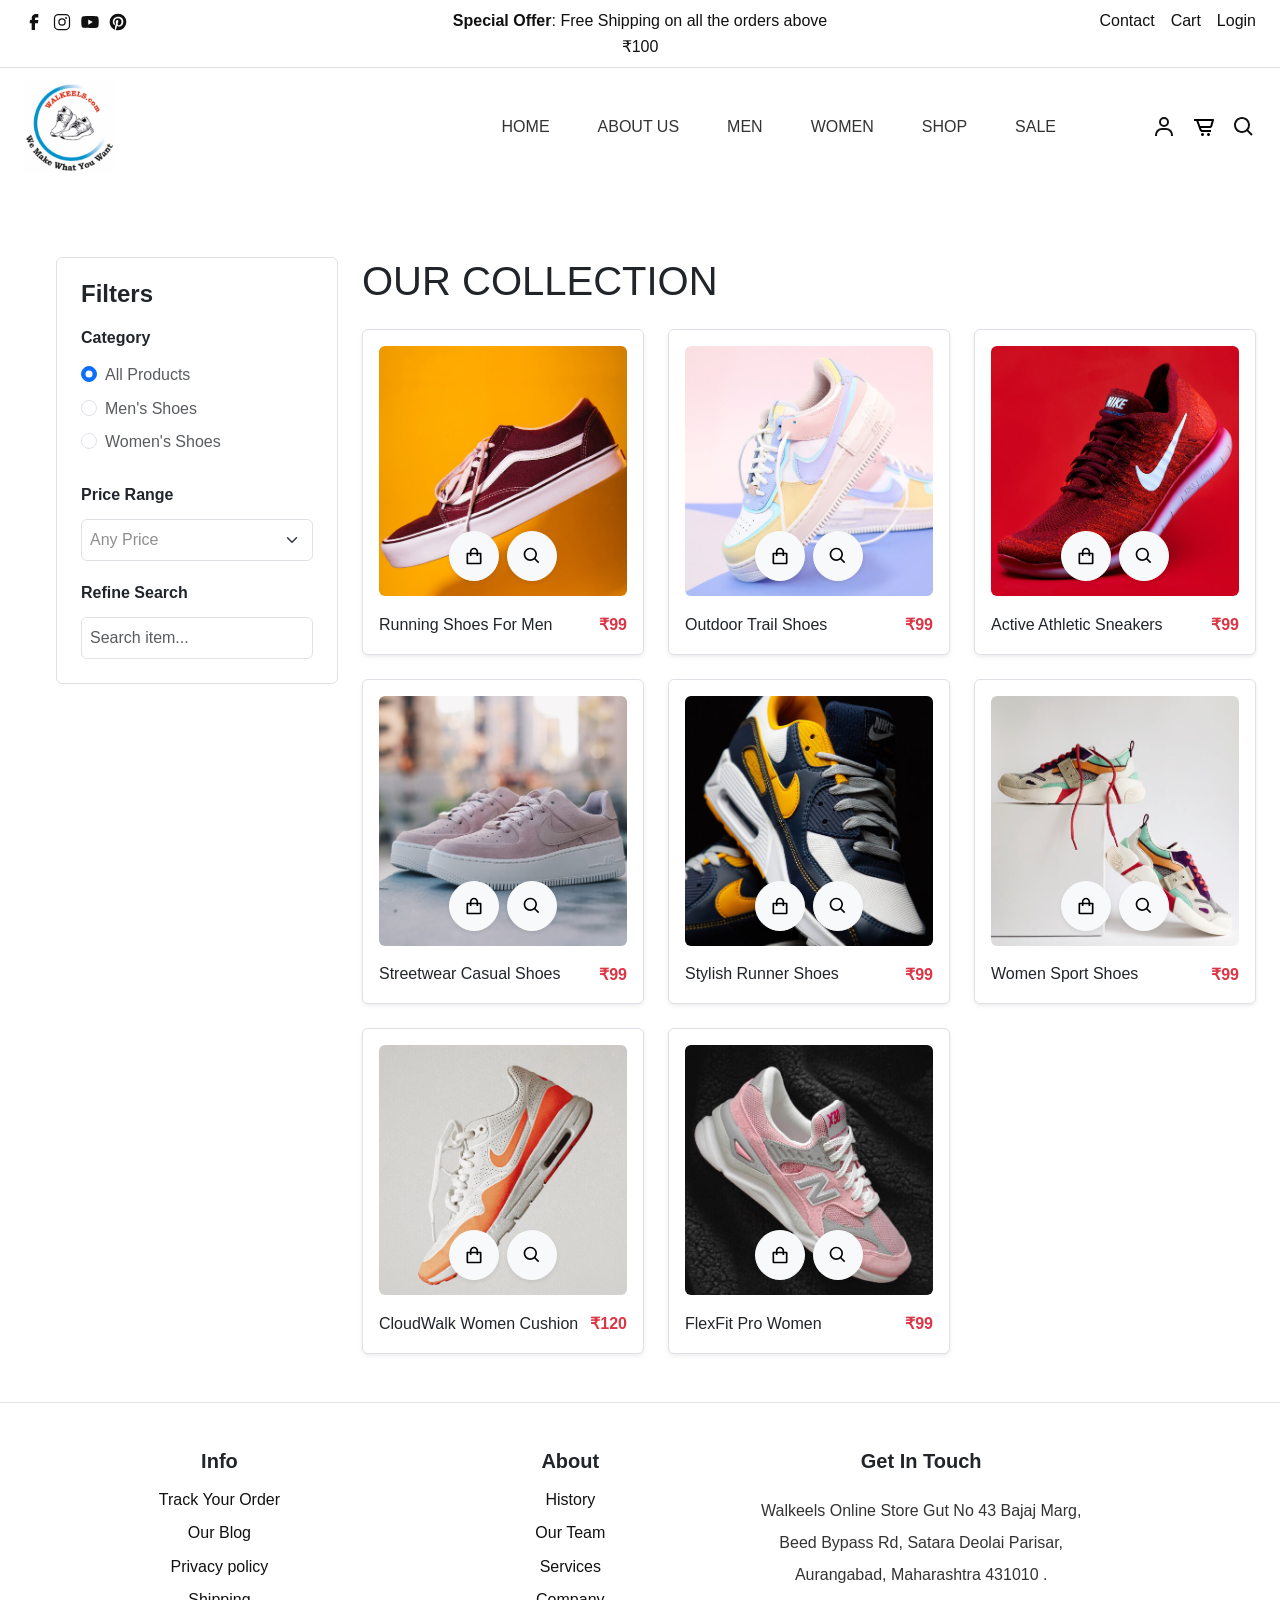
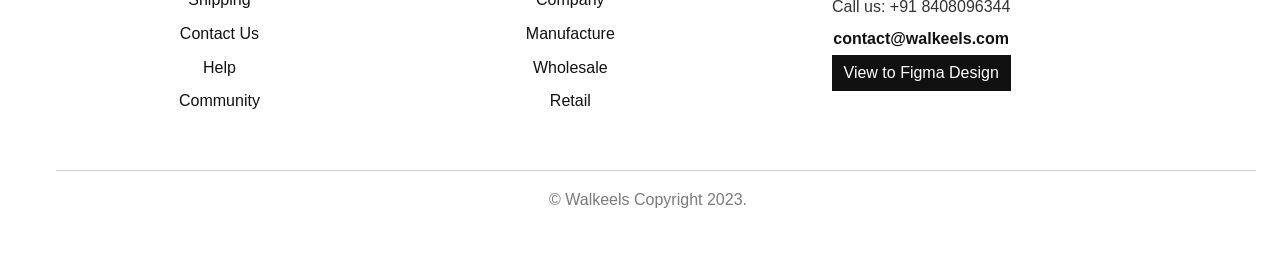
<file: shop.html>
<!DOCTYPE html>
<html lang="en"><head><meta http-equiv="Content-Type" content="text/html; charset=UTF-8">
  <title>Walkeels - Shop </title>
  
  <link rel="icon" href="walkeels.png" type="image/x-icon" class="ficon-img">
  <head>
    
  <meta http-equiv="X-UA-Compatible" content="IE=edge">
  <meta name="viewport" content="width=device-width, initial-scale=1.0">
  <meta name="format-detection" content="telephone=no">
  <meta name="apple-mobile-web-app-capable" content="yes">
  <meta name="keywords" content="Online Store">

  <link rel="stylesheet" href="./vendor 1.css">
  <link rel="stylesheet" type="text/css" href="./style.css">

  <link rel="preconnect" href="https://fonts.googleapis.com/">
  <link rel="preconnect" href="https://fonts.gstatic.com/" crossorigin="">
  <link href="./css2" rel="stylesheet">
</head>

<body>
  <svg xmlns="http://www.w3.org/2000/svg" style="display: none;">
    <symbol xmlns="http://www.w3.org/2000/svg" id="shopping-carriage" viewBox="0 0 24 24" fill="none">
      <path d="M5 22H19C20.103 22 21 21.103 21 20V9C21 8.73478 20.8946 8.48043 20.7071 8.29289C20.5196 8.10536 20.2652 8 20 8H17V7C17 4.243 14.757 2 12 2C9.243 2 7 4.243 7 7V8H4C3.73478 8 3.48043 8.10536 3.29289 8.29289C3.10536 8.48043 3 8.73478 3 9V20C3 21.103 3.897 22 5 22ZM9 7C9 5.346 10.346 4 12 4C13.654 4 15 5.346 15 7V8H9V7ZM5 10H7V12H9V10H15V12H17V10H19L19.002 20H5V10Z" fill="black"></path>
    </symbol>
    <symbol xmlns="http://www.w3.org/2000/svg" id="quick-view" viewBox="0 0 24 24">
      <path fill="currentColor" d="M10 18a7.952 7.952 0 0 0 4.897-1.688l4.396 4.396l1.414-1.414l-4.396-4.396A7.952 7.952 0 0 0 18 10c0-4.411-3.589-8-8-8s-8 3.589-8 8s3.589 8 8 8zm0-14c3.309 0 6 2.691 6 6s-2.691 6-6 6s-6-2.691-6-6s2.691-6 6-6z"></path>
    </symbol>
    <symbol xmlns="http://www.w3.org/2000/svg" id="shopping-cart" viewBox="0 0 24 24" fill="none">
      <path d="M21 4H2V6H4.3L7.582 15.025C7.79362 15.6029 8.1773 16.1021 8.68134 16.4552C9.18539 16.8083 9.78556 16.9985 10.401 17H19V15H10.401C9.982 15 9.604 14.735 9.461 14.342L8.973 13H18.246C19.136 13 19.926 12.402 20.169 11.549L21.962 5.275C22.0039 5.12615 22.0109 4.96962 21.9823 4.81763C21.9537 4.66565 21.8904 4.52234 21.7973 4.39889C21.7041 4.27544 21.5837 4.1752 21.4454 4.106C21.3071 4.0368 21.1546 4.00053 21 4ZM18.246 11H8.246L6.428 6H19.675L18.246 11Z" fill="black"></path>
      <path d="M10.5 21C11.3284 21 12 20.3284 12 19.5C12 18.6716 11.3284 18 10.5 18C9.67157 18 9 18.6716 9 19.5C9 20.3284 9.67157 21 10.5 21Z" fill="black"></path>
      <path d="M16.5 21C17.3284 21 18 20.3284 18 19.5C18 18.6716 17.3284 18 16.5 18C15.6716 18 15 18.6716 15 19.5C15 20.3284 15.6716 21 16.5 21Z" fill="black"></path>
    </symbol>
    <symbol xmlns="http://www.w3.org/2000/svg" id="nav-icon" viewBox="0 0 16 16">
      <path d="M14 10.5a.5.5 0 0 0-.5-.5h-3a.5.5 0 0 0 0 1h3a.5.5 0 0 0 .5-.5zm0-3a.5.5 0 0 0-.5-.5h-7a.5.5 0 0 0 0 1h7a.5.5 0 0 0 .5-.5zm0-3a.5.5 0 0 0-.5-.5h-11a.5.5 0 0 0 0 1h11a.5.5 0 0 0 .5-.5z"></path>
    </symbol>
    <symbol xmlns="http://www.w3.org/2000/svg" id="close" viewBox="0 0 16 16">
      <path d="M2.146 2.854a.5.5 0 1 1 .708-.708L8 7.293l5.146-5.147a.5.5 0 0 1 .708.708L8.707 8l5.147 5.146a.5.5 0 0 1-.708.708L8 8.707l-5.146 5.147a.5.5 0 0 1-.708-.708L7.293 8 2.146 2.854Z"></path>
    </symbol>
    <symbol xmlns="http://www.w3.org/2000/svg" id="navbar-icon" viewBox="0 0 16 16">
      <path d="M14 10.5a.5.5 0 0 0-.5-.5h-3a.5.5 0 0 0 0 1h3a.5.5 0 0 0 .5-.5zm0-3a.5.5 0 0 0-.5-.5h-7a.5.5 0 0 0 0 1h7a.5.5 0 0 0 .5-.5zm0-3a.5.5 0 0 0-.5-.5h-11a.5.5 0 0 0 0 1h11a.5.5 0 0 0 .5-.5z"></path>
    </symbol>
    <symbol xmlns="http://www.w3.org/2000/svg" id="plus" viewBox="0 0 24 24">
      <path fill="currentColor" d="M19 12.998h-6v6h-2v-6H5v-2h6v-6h2v6h6z"></path>
    </symbol>
    <symbol xmlns="http://www.w3.org/2000/svg" id="minus" viewBox="0 0 24 24">
      <path fill="currentColor" d="M19 12.998H5v-2h14z"></path>
    </symbol>
    <symbol xmlns="http://www.w3.org/2000/svg" id="dropdown" viewBox="0 0 24 24">
      <path fill="currentColor" d="m7 10l5 5l5-5H7Z"></path>
    </symbol>
    <symbol xmlns="http://www.w3.org/2000/svg" id="user" viewBox="0 0 24 24">
      <path fill="currentColor" d="M12 2a5 5 0 1 0 5 5a5 5 0 0 0-5-5zm0 8a3 3 0 1 1 3-3a3 3 0 0 1-3 3zm9 11v-1a7 7 0 0 0-7-7h-4a7 7 0 0 0-7 7v1h2v-1a5 5 0 0 1 5-5h4a5 5 0 0 1 5 5v1z"></path>
    </symbol>
    <symbol xmlns="http://www.w3.org/2000/svg" id="arrow-right" viewBox="0 0 24 24">
      <path fill="currentColor" d="M13.3 17.275q-.3-.3-.288-.725t.313-.725L16.15 13H5q-.425 0-.713-.288T4 12q0-.425.288-.713T5 11h11.15L13.3 8.15q-.3-.3-.3-.713t.3-.712q.3-.3.713-.3t.712.3L19.3 11.3q.15.15.213.325t.062.375q0 .2-.063.375t-.212.325l-4.6 4.6q-.275.275-.687.275t-.713-.3Z"></path>
    </symbol>
    <symbol xmlns="http://www.w3.org/2000/svg" id="facebook" viewBox="0 0 24 24">
      <path fill="currentColor" d="M9.198 21.5h4v-8.01h3.604l.396-3.98h-4V7.5a1 1 0 0 1 1-1h3v-4h-3a5 5 0 0 0-5 5v2.01h-2l-.396 3.98h2.396v8.01Z"></path>
    </symbol>
    <symbol xmlns="http://www.w3.org/2000/svg" id="twitter" viewBox="0 0 512 512">
      <path fill="currentColor" d="M496 109.5a201.8 201.8 0 0 1-56.55 15.3a97.51 97.51 0 0 0 43.33-53.6a197.74 197.74 0 0 1-62.56 23.5A99.14 99.14 0 0 0 348.31 64c-54.42 0-98.46 43.4-98.46 96.9a93.21 93.21 0 0 0 2.54 22.1a280.7 280.7 0 0 1-203-101.3A95.69 95.69 0 0 0 36 130.4c0 33.6 17.53 63.3 44 80.7A97.5 97.5 0 0 1 35.22 199v1.2c0 47 34 86.1 79 95a100.76 100.76 0 0 1-25.94 3.4a94.38 94.38 0 0 1-18.51-1.8c12.51 38.5 48.92 66.5 92.05 67.3A199.59 199.59 0 0 1 39.5 405.6a203 203 0 0 1-23.5-1.4A278.68 278.68 0 0 0 166.74 448c181.36 0 280.44-147.7 280.44-275.8c0-4.2-.11-8.4-.31-12.5A198.48 198.48 0 0 0 496 109.5Z"></path>
    </symbol>
    <symbol xmlns="http://www.w3.org/2000/svg" id="youtube" viewBox="0 0 32 32">
      <path fill="currentColor" d="M29.41 9.26a3.5 3.5 0 0 0-2.47-2.47C24.76 6.2 16 6.2 16 6.2s-8.76 0-10.94.59a3.5 3.5 0 0 0-2.47 2.47A36.13 36.13 0 0 0 2 16a36.13 36.13 0 0 0 .59 6.74a3.5 3.5 0 0 0 2.47 2.47c2.18.59 10.94.59 10.94.59s8.76 0 10.94-.59a3.5 3.5 0 0 0 2.47-2.47A36.13 36.13 0 0 0 30 16a36.13 36.13 0 0 0-.59-6.74ZM13.2 20.2v-8.4l7.27 4.2Z"></path>
    </symbol>
    <symbol xmlns="http://www.w3.org/2000/svg" id="instagram" viewBox="0 0 256 256">
      <path fill="currentColor" d="M128 80a48 48 0 1 0 48 48a48.05 48.05 0 0 0-48-48Zm0 80a32 32 0 1 1 32-32a32 32 0 0 1-32 32Zm48-136H80a56.06 56.06 0 0 0-56 56v96a56.06 56.06 0 0 0 56 56h96a56.06 56.06 0 0 0 56-56V80a56.06 56.06 0 0 0-56-56Zm40 152a40 40 0 0 1-40 40H80a40 40 0 0 1-40-40V80a40 40 0 0 1 40-40h96a40 40 0 0 1 40 40ZM192 76a12 12 0 1 1-12-12a12 12 0 0 1 12 12Z"></path>
    </symbol>
    <symbol xmlns="http://www.w3.org/2000/svg" id="pinterest" viewBox="0 0 24 24">
      <path fill="currentColor" d="M9.04 21.54c.96.29 1.93.46 2.96.46a10 10 0 0 0 10-10A10 10 0 0 0 12 2A10 10 0 0 0 2 12c0 4.25 2.67 7.9 6.44 9.34c-.09-.78-.18-2.07 0-2.96l1.15-4.94s-.29-.58-.29-1.5c0-1.38.86-2.41 1.84-2.41c.86 0 1.26.63 1.26 1.44c0 .86-.57 2.09-.86 3.27c-.17.98.52 1.84 1.52 1.84c1.78 0 3.16-1.9 3.16-4.58c0-2.4-1.72-4.04-4.19-4.04c-2.82 0-4.48 2.1-4.48 4.31c0 .86.28 1.73.74 2.3c.09.06.09.14.06.29l-.29 1.09c0 .17-.11.23-.28.11c-1.28-.56-2.02-2.38-2.02-3.85c0-3.16 2.24-6.03 6.56-6.03c3.44 0 6.12 2.47 6.12 5.75c0 3.44-2.13 6.2-5.18 6.2c-.97 0-1.92-.52-2.26-1.13l-.67 2.37c-.23.86-.86 2.01-1.29 2.7v-.03Z"></path>
    </symbol>
    <symbol xmlns="http://www.w3.org/2000/svg" id="search" viewBox="0 0 24 24">
      <path fill="currentColor" d="M10 18a7.952 7.952 0 0 0 4.897-1.688l4.396 4.396l1.414-1.414l-4.396-4.396A7.952 7.952 0 0 0 18 10c0-4.411-3.589-8-8-8s-8 3.589-8 8s3.589 8 8 8zm0-14c3.309 0 6 2.691 6 6s-2.691 6-6 6s-6-2.691-6-6s2.691-6 6-6z"></path>
    </symbol>
  </svg>
  <!-- Loader 4 -->

  <div class="preloader" style="position: fixed; top: 0px; left: 0px; width: 100%; height: 100%; background-color: rgb(255, 255, 255); display: none; align-items: center; justify-content: center; z-index: 9999;">
    <svg version="1.1" id="L4" width="100" height="100" xmlns="http://www.w3.org/2000/svg" xmlns:xlink="http://www.w3.org/1999/xlink" x="0px" y="0px" viewBox="0 0 50 100" enable-background="new 0 0 0 0" xml:space="preserve">
    <circle fill="#111" stroke="none" cx="6" cy="50" r="6">
      <animate attributeName="opacity" dur="1s" values="0;1;0" repeatCount="indefinite" begin="0.1"></animate>    
    </circle>
    <circle fill="#111" stroke="none" cx="26" cy="50" r="6">
      <animate attributeName="opacity" dur="1s" values="0;1;0" repeatCount="indefinite" begin="0.2"></animate>       
    </circle>
    <circle fill="#111" stroke="none" cx="46" cy="50" r="6">
      <animate attributeName="opacity" dur="1s" values="0;1;0" repeatCount="indefinite" begin="0.3"></animate>     
    </circle>
    </svg>
  </div>

  <div class="search-box bg-dark position-relative">
        <div class="search-wrap">
      <form action="shop.html" method="GET" class="d-flex justify-content-center align-items-center w-100 h-100 position-absolute" style="top:0; left:0; z-index: 10;">
        <input type="text" name="q" class="search-input display-4 text-white bg-transparent border-0" placeholder="Search..." style="outline: none; max-width: 80%;">
      </form>
      <div class="close-button" style="z-index: 20;">
        <svg class="close" style="fill: white;">
          <use xlink:href="#close"></use>
        </svg>
      </div>
    </div>
  </div>

  <!-- quick view -->
  <div class="modal fade" id="modaltoggle" aria-hidden="true" tabindex="-1">
    <div class="modal-dialog modal-fullscreen-md-down modal-md modal-dialog-centered">
      <div class="modal-content">
        <div class="modal-body">
          <div class="col-lg-12 col-md-12 me-3">
            <div class="image-holder">
              <img src="./summary-item1.jpg" alt="Shoes">
            </div>
          </div>
          <div class="col-lg-12 col-md-12">
            <div class="summary">
              <div class="summary-content fs-6">
                <div class="product-header d-flex justify-content-between mt-4">
                  <h3 class="display-7">Running Shoes For Men</h3>
                  <div class="modal-close-btn">
                    <button type="button" class="btn-close" data-bs-dismiss="modal" aria-label="Close">
                    </button>
                  </div>
                </div>
                <span class="product-price fs-3">&#8377;99</span>
                <div class="product-details">
                  <p class="fs-7">Buy good shoes and a good mattress, because when you're not in one you're in the
                    other. With four pairs of shoes, I can travel the world.</p>
                </div>
                <ul class="select">
                  <li>
                    <strong>Colour Shown:</strong> Red, White, Black
                  </li>
                  <li>
                    <strong>Style:</strong> SM3018-100
                  </li>
                </ul>
                <div class="variations-form shopify-cart">
                  <div class="row">
                    <div class="col-md-6">
                      <div class="quantity d-flex pb-4">
                        <div class="qty-number align-top qty-number-plus d-flex justify-content-center align-items-center text-center">
                          <span class="increase-qty plus">
                            <svg class="plus">
                              <use xlink:href="#plus"></use>
                            </svg>
                          </span>
                        </div>
                        <input type="number" id="quantity_001" class="input-text text-center" step="1" min="1" name="quantity" value="1" title="Qty">
                        <div class="qty-number qty-number-minus d-flex justify-content-center align-items-center text-center">
                          <span class="increase-qty minus">
                            <svg class="minus">
                              <use xlink:href="#minus"></use>
                            </svg>
                          </span>
                        </div>
                      </div>
                    </div>
                    <div class="col-md-6">
                      <a rel="nofollow" data-no-instant="" href="#" class="out-stock button">Out of stock</a>
                      <button type="submit" class="btn btn-medium btn-black hvr-sweep-to-right">Add to cart</button>
                    </div>
                  </div>
                </div>
                <!-- variations-form -->
                <div class="categories d-flex flex-wrap pt-3">
                  <strong class="pe-2">Categories:</strong>
                  <a href="#" title="categories">Clothing,</a>
                  <a href="#" title="categories">Men's Clothes,</a>
                  <a href="#" title="categories">Tops &amp; T-Shirts</a>
                </div>
              </div>
            </div>
          </div>
        </div>
      </div>
    </div>
  </div>
  <!-- / quick view -->

  <div class="modal fade" id="modallong" tabindex="-1" aria-modal="true" role="dialog">
    <div class="modal-dialog modal-fullscreen-md-down modal-md modal-dialog-centered">
      <div class="modal-content">
        <div class="modal-header">
          <h2 class="modal-title fs-5">Cart</h2>
          <button type="button" class="btn-close" data-bs-dismiss="modal" aria-label="Close"></button>
        </div>
        <div class="modal-body">
          <div class="shopping-cart">
            <div class="shopping-cart-content">
              <div class="mini-cart cart-list p-0 mt-3">
                <div class="mini-cart-item d-flex border-bottom pb-3">
                  <div class="col-lg-2 col-md-3 col-sm-2 me-4">
                    <a href="#" title="product-image">
                      <img src="./single-product-thumb1.jpg" class="img-fluid" alt="single-product-item">
                    </a>
                  </div>
                  <div class="col-lg-9 col-md-8 col-sm-8">
                    <div class="product-header d-flex justify-content-between align-items-center mb-3">
                      <h4 class="product-title fs-6 me-5">Sport Shoes For Men</h4>
                      <a href="#" class="remove" aria-label="Remove this item" data-product_id="11913" data-cart_item_key="abc" data-product_sku="">
                        <svg class="close">
                          <use xlink:href="#close"></use>
                        </svg>
                      </a>
                    </div>
                    <div class="quantity-price d-flex justify-content-between align-items-center">
                      <div class="input-group product-qty">
                        <button type="button" class="quantity-left-minus btn btn-light rounded-0 rounded-start btn-number" data-type="minus">
                          <svg width="16" height="16">
                            <use xlink:href="#minus"></use>
                          </svg>
                        </button>
                        <input type="text" name="quantity" class="form-control input-number quantity" value="1">
                        <button type="button" class="quantity-right-plus btn btn-light rounded-0 rounded-end btn-number" data-type="plus">
                          <svg width="16" height="16">
                            <use xlink:href="#plus"></use>
                          </svg>
                        </button>
                      </div>
                      <div class="price-code">
                        <span class="product-price fs-6">&#8377;99</span>
                      </div>
                    </div>
                    <!-- quantity-price -->
                  </div>
                </div>
              </div>
              <div class="mini-cart cart-list p-0 mt-3">
                <div class="mini-cart-item d-flex border-bottom pb-3">
                  <div class="col-lg-2 col-md-3 col-sm-2 me-4">
                    <a href="#" title="product-image">
                      <img src="./single-product-thumb2.jpg" class="img-fluid" alt="single-product-item">
                    </a>
                  </div>
                  <div class="col-lg-9 col-md-8 col-sm-8">
                    <div class="product-header d-flex justify-content-between align-items-center mb-3">
                      <h4 class="product-title fs-6 me-5">Brand Shoes For Men</h4>
                      <a href="#" class="remove" aria-label="Remove this item" data-product_id="11913" data-cart_item_key="abc" data-product_sku="">
                        <svg class="close">
                          <use xlink:href="#close"></use>
                        </svg>
                      </a>
                    </div>
                    <div class="quantity-price d-flex justify-content-between align-items-center">
                      <div class="input-group product-qty">
                        <button type="button" class="quantity-left-minus btn btn-light rounded-0 rounded-start btn-number" data-type="minus">
                          <svg width="16" height="16">
                            <use xlink:href="#minus"></use>
                          </svg>
                        </button>
                        <input type="text" name="quantity" class="form-control input-number quantity" value="1">
                        <button type="button" class="quantity-right-plus btn btn-light rounded-0 rounded-end btn-number" data-type="plus">
                          <svg width="16" height="16">
                            <use xlink:href="#plus"></use>
                          </svg>
                        </button>
                      </div>
                      <div class="price-code">
                        <span class="product-price fs-6">&#8377;99</span>
                      </div>
                    </div>
                    <!-- quantity-price -->
                  </div>
                </div>
              </div>
              <!-- cart-list -->

              <div class="mini-cart-total d-flex justify-content-between py-4">
                <span class="fs-6">Subtotal:</span>
                <span class="special-price-code">
                  <span class="price-amount amount fs-6" style="opacity: 1;">
                    <bdi>
                      <span class="price-currency-symbol">&#8377;</span>198.00 </bdi>
                  </span>
                </span>
              </div>
              <div class="modal-footer my-4 justify-content-center">
                <a href="cart.html" class="btn btn-red hvr-sweep-to-right dark-sweep">View Cart</a>
                <button type="button" class="btn btn-outline-gray hvr-sweep-to-right dark-sweep">Checkout</button>
              </div>
            </div>
          </div>
        </div>
      </div>
    </div>
  </div>
  <!-- cart view -->

  <div class="modal fade" id="modallogin" tabindex="-1" aria-modal="true" role="dialog">
    <div class="modal-dialog modal-fullscreen-md-down modal-md modal-dialog-centered" role="document">
      <div class="modal-content p-4">
        <div class="modal-header mx-auto border-0">
          <h2 class="modal-title fs-3 fw-normal">Login</h2>
        </div>
        <div class="modal-body">
          <div class="login-detail">
            <div class="login-form p-0">
              <div class="col-lg-12 mx-auto">
                <form id="login-form">
                  <input type="text" name="username" placeholder="Username or Email Address *" class="mb-3 ps-3 text-input">
                  <input type="password" name="password" placeholder="Password" class="ps-3 text-input">
                  <div class="checkbox d-flex justify-content-between mt-4">
                    <p class="checkbox-form">
                      <label class="">
                        <input name="rememberme" type="checkbox" id="remember-me" value="forever"> Remember me </label>
                    </p>
                    <p class="lost-password">
                      <a href="#">Forgot your password?</a>
                    </p>
                  </div>
                </form>
              </div>
            </div>
            <div class="modal-footer mt-5 d-flex justify-content-center">
              <button type="submit" form="login-form" class="btn btn-red hvr-sweep-to-right dark-sweep">Login</button>
              <button type="button" class="btn btn-outline-gray hvr-sweep-to-right dark-sweep" data-bs-toggle="modal" data-bs-target="#modalsignup">Register</button>
            </div>
          </div>
        </div>
      </div>
    </div>
  </div>
  <!-- Login -->

  <div class="modal fade" id="modalsignup" tabindex="-1" aria-modal="true" role="dialog">
    <div class="modal-dialog modal-fullscreen-md-down modal-md modal-dialog-centered" role="document">
      <div class="modal-content p-4">
        <div class="modal-header mx-auto border-0">
          <h2 class="modal-title fs-3 fw-normal">Sign Up</h2>
        </div>
        <div class="modal-body">
          <div class="login-detail">
            <div class="login-form p-0">
              <div class="col-lg-12 mx-auto">
                <form id="signup-form">
                  <input type="text" name="name" placeholder="Full Name *" class="mb-3 ps-3 text-input">
                  <input type="text" name="email" placeholder="Email Address *" class="mb-3 ps-3 text-input">
                  <input type="password" name="password" placeholder="Password *" class="mb-3 ps-3 text-input">
                  <input type="password" name="confirm_password" placeholder="Confirm Password *" class="ps-3 text-input">
                </form>
              </div>
            </div>
            <div class="modal-footer mt-5 d-flex justify-content-center">
              <button type="submit" form="signup-form" class="btn btn-red hvr-sweep-to-right dark-sweep">Sign Up</button>
              <button type="button" class="btn btn-outline-gray hvr-sweep-to-right dark-sweep" data-bs-toggle="modal" data-bs-target="#modallogin">Login</button>
            </div>
          </div>
        </div>
      </div>
    </div>
  </div>
  <!-- Sign Up -->

  <header id="header" class="site-header text-black">
    <div class="header-top border-bottom py-2">
      <div class="container-lg">
        <div class="row justify-content-evenly">
          <div class="col">
            <ul class="social-links list-unstyled d-flex m-0">
              <li class="pe-2">
                <a href="#">
                  <svg class="facebook" width="20" height="20">
                    <use xlink:href="#facebook"></use>
                  </svg>
                </a>
              </li>
              <li class="pe-2">
                <a href="https://www.instagram.com/walkeels/" target="_blank" rel="noopener noreferrer">
                  <svg class="instagram" width="20" height="20">
                    <use xlink:href="#instagram"></use>
                  </svg>
                </a>
              </li>
              <li class="pe-2">
                <a href="#">
                  <svg class="youtube" width="20" height="20">
                    <use xlink:href="#youtube"></use>
                  </svg>
                </a>
              </li>
              <li>
                <a href="#">
                  <svg class="pinterest" width="20" height="20">
                    <use xlink:href="#pinterest"></use>
                  </svg>
                </a>
              </li>
            </ul>
          </div>
          <div class="col d-none d-md-block">
            <p class="text-center text-black m-0"><strong>Special Offer</strong>: Free Shipping on all the orders above &#8377;100
            </p>
          </div>
          <div class="col">
            <ul class="d-flex justify-content-end gap-3 list-unstyled m-0">
              <li>
                <a href="contact.html">Contact</a>
              </li>
              <li>
                <a href="cart.html">Cart</a>
              </li>
              <li>
                <a href="#" data-bs-toggle="modal" data-bs-target="#modallogin">Login</a>
              </li>
            </ul>
          </div>
        </div>
      </div>
    </div>
    <nav id="header-nav" class="navbar navbar-expand-lg">
      <div class="container-lg">
        <a class="navbar-brand" href="Index.html">
          <img src="./main-logo.png" class="logo" alt="logo" width="90px">
        </a>
        <button class="navbar-toggler d-flex d-lg-none order-3 border-0 p-1 ms-2" type="button" data-bs-toggle="offcanvas" data-bs-target="#bdNavbar" aria-controls="bdNavbar" aria-expanded="false" aria-label="Toggle navigation">
          <svg class="navbar-icon">
            <use xlink:href="#navbar-icon"></use>
          </svg>
        </button>
        <div class="offcanvas offcanvas-end" tabindex="-1" id="bdNavbar">
          <div class="offcanvas-header px-4 pb-0">
            <a class="navbar-brand ps-3" href="Index.html">
              <img src="./main-logo.png" class="logo" alt="logo">
            </a>
            <button type="button" class="btn-close btn-close-black p-5" data-bs-dismiss="offcanvas" aria-label="Close" data-bs-target="#bdNavbar"></button>
          </div>
          <div class="offcanvas-body">
            <ul id="navbar" class="navbar-nav fw-bold justify-content-end align-items-center flex-grow-1">
              <li class="nav-item">
                <a class="nav-link me-5" href="Index.html">Home</a>
              </li>

              <li class="nav-item">
                <a class="nav-link me-5" href="about.html">About Us</a>
              </li>

              <li class="nav-item">
                <a class="nav-link me-5" href="men.html">Men</a>
              </li>
              <li class="nav-item">
                <a class="nav-link me-5" href="women.html">Women</a>
              </li>
              <li class="nav-item">
                <a class="nav-link me-5 active" href="shop.html">Shop</a>
              </li>

              <li class="nav-item">
                <a class="nav-link me-5" href="sale.html">Sale</a>
              </li>

            </ul>
          </div>
        </div>

        <div class="user-items ps-0 ps-md-5">
          <ul class="d-flex justify-content-end list-unstyled align-item-center m-0">
            <li class="pe-3">
              <a href="https://login" data-bs-toggle="modal" data-bs-target="#modallogin" class="border-0">
                <svg class="user" width="24" height="24">
                  <use xlink:href="#user"></use>
                </svg>
              </a>
            </li>
            <li class="pe-3">
              <a href="#" data-bs-toggle="modal" data-bs-target="#modallong" class="border-0">
                <svg class="shopping-cart" width="24" height="24">
                  <use xlink:href="#shopping-cart"></use>
                </svg>
              </a>
            </li>
            <li>
              <a href="#" class="search-item border-0" data-bs-toggle="collapse" data-bs-target="#search-box" aria-label="Toggle navigation">
                <svg class="search" width="24" height="24">
                  <use xlink:href="#search"></use>
                </svg>
              </a>
            </li>
          </ul>
        </div>
      </div>
    </nav>
  </header>

  <section class="shop-catalog py-5 mt-4">
    <div class="container-lg">
      <div class="row">
        <!-- Sidebar Filter -->
        <div class="col-lg-3 mb-5">
          <div class="card border p-4 bg-light">
            <h4 class="mb-4">Filters</h4>
            
            <div class="mb-4">
              <h5 class="fs-6 mb-3 text-dark">Category</h5>
              <div class="form-check mb-2">
                <input class="form-check-input filter-category" type="radio" name="category" id="cat-all" value="all" checked>
                <label class="form-check-label text-muted" for="cat-all">All Products</label>
              </div>
              <div class="form-check mb-2">
                <input class="form-check-input filter-category" type="radio" name="category" id="cat-men" value="men">
                <label class="form-check-label text-muted" for="cat-men">Men's Shoes</label>
              </div>
              <div class="form-check mb-2">
                <input class="form-check-input filter-category" type="radio" name="category" id="cat-women" value="women">
                <label class="form-check-label text-muted" for="cat-women">Women's Shoes</label>
              </div>
            </div>

            <div class="mb-4">
              <h5 class="fs-6 mb-3 text-dark">Price Range</h5>
              <select class="form-select filter-price p-2 border">
                <option value="all">Any Price</option>
                <option value="under-100">Under &#8377;100</option>
                <option value="above-100">Above &#8377;100</option>
              </select>
            </div>
            
            <div class="search-sidebar">
              <h5 class="fs-6 mb-3 text-dark">Refine Search</h5>
              <input type="text" id="sidebar-search" class="form-control p-2 border" placeholder="Search item...">
            </div>

          </div>
        </div>

        <!-- Catalog Grid -->
        <div class="col-lg-9">
          <h2 class="display-6 mb-4 text-uppercase" id="shop-title">Our Collection</h2>
          <p id="search-status" class="text-muted mb-4 d-none">Showing results for query: <strong id="search-query-text" class="text-danger"></strong> <button class="btn btn-sm btn-link text-decoration-none text-danger" onclick="clearSearch()">(Clear)</button></p>
          
          <div class="row row-cols-1 row-cols-sm-2 row-cols-md-3 g-4" id="catalog-grid">
            
            <!-- Item 1 -->
            <div class="col product-item-card" data-category="men" data-price="99" data-name="running shoes for men">
              <div class="product-card position-relative border p-3 rounded bg-white shadow-sm">
                <div class="card-img overflow-hidden position-relative rounded" style="height: 250px;">
                  <a href="single-product.html"><img src="./card-item1.jpg" alt="Shoes" class="product-image img-fluid w-100 h-100" style="object-fit: cover;"></a>
                  <div class="cart-concern position-absolute d-flex justify-content-center w-100" style="bottom: 15px;">
                    <div class="cart-button d-flex gap-2 justify-content-center align-items-center">
                      <button type="button" class="btn btn-light shadow-sm" data-bs-toggle="modal" data-bs-target="#modallong"><svg class="shopping-carriage" width="18" height="18"><use xlink:href="#shopping-carriage"></use></svg></button>
                      <button type="button" class="btn btn-light shadow-sm" data-bs-target="#modaltoggle" data-bs-toggle="modal"><svg class="quick-view" width="18" height="18"><use xlink:href="#quick-view"></use></svg></button>
                    </div>
                  </div>
                </div>
                <div class="card-detail d-flex justify-content-between align-items-center mt-3">
                  <h3 class="card-title fs-6 fw-normal m-0"><a href="#" class="text-dark">Running Shoes For Men</a></h3>
                  <span class="card-price fw-bold text-danger">&#8377;99</span>
                </div>
              </div>
            </div>

            <!-- Item 2 -->
            <div class="col product-item-card" data-category="men" data-price="99" data-name="outdoor trail shoes">
              <div class="product-card position-relative border p-3 rounded bg-white shadow-sm">
                <div class="card-img overflow-hidden position-relative rounded" style="height: 250px;">
                  <a href="single-product.html"><img src="./card-item2.jpg" alt="Shoes" class="product-image img-fluid w-100 h-100" style="object-fit: cover;"></a>
                  <div class="cart-concern position-absolute d-flex justify-content-center w-100" style="bottom: 15px;">
                    <div class="cart-button d-flex gap-2 justify-content-center align-items-center">
                      <button type="button" class="btn btn-light shadow-sm" data-bs-toggle="modal" data-bs-target="#modallong"><svg class="shopping-carriage" width="18" height="18"><use xlink:href="#shopping-carriage"></use></svg></button>
                      <button type="button" class="btn btn-light shadow-sm" data-bs-target="#modaltoggle" data-bs-toggle="modal"><svg class="quick-view" width="18" height="18"><use xlink:href="#quick-view"></use></svg></button>
                    </div>
                  </div>
                </div>
                <div class="card-detail d-flex justify-content-between align-items-center mt-3">
                  <h3 class="card-title fs-6 fw-normal m-0"><a href="#" class="text-dark">Outdoor Trail Shoes</a></h3>
                  <span class="card-price fw-bold text-danger">&#8377;99</span>
                </div>
              </div>
            </div>

            <!-- Item 3 -->
            <div class="col product-item-card" data-category="men" data-price="99" data-name="active athletic sneakers">
              <div class="product-card position-relative border p-3 rounded bg-white shadow-sm">
                <div class="card-img overflow-hidden position-relative rounded" style="height: 250px;">
                  <a href="single-product.html"><img src="./card-item3.jpg" alt="Shoes" class="product-image img-fluid w-100 h-100" style="object-fit: cover;"></a>
                  <div class="cart-concern position-absolute d-flex justify-content-center w-100" style="bottom: 15px;">
                    <div class="cart-button d-flex gap-2 justify-content-center align-items-center">
                      <button type="button" class="btn btn-light shadow-sm" data-bs-toggle="modal" data-bs-target="#modallong"><svg class="shopping-carriage" width="18" height="18"><use xlink:href="#shopping-carriage"></use></svg></button>
                      <button type="button" class="btn btn-light shadow-sm" data-bs-target="#modaltoggle" data-bs-toggle="modal"><svg class="quick-view" width="18" height="18"><use xlink:href="#quick-view"></use></svg></button>
                    </div>
                  </div>
                </div>
                <div class="card-detail d-flex justify-content-between align-items-center mt-3">
                  <h3 class="card-title fs-6 fw-normal m-0"><a href="#" class="text-dark">Active Athletic Sneakers</a></h3>
                  <span class="card-price fw-bold text-danger">&#8377;99</span>
                </div>
              </div>
            </div>

            <!-- Item 4 -->
            <div class="col product-item-card" data-category="men" data-price="99" data-name="streetwear casual shoes">
              <div class="product-card position-relative border p-3 rounded bg-white shadow-sm">
                <div class="card-img overflow-hidden position-relative rounded" style="height: 250px;">
                  <a href="single-product.html"><img src="./card-item4.jpg" alt="Shoes" class="product-image img-fluid w-100 h-100" style="object-fit: cover;"></a>
                  <div class="cart-concern position-absolute d-flex justify-content-center w-100" style="bottom: 15px;">
                    <div class="cart-button d-flex gap-2 justify-content-center align-items-center">
                      <button type="button" class="btn btn-light shadow-sm" data-bs-toggle="modal" data-bs-target="#modallong"><svg class="shopping-carriage" width="18" height="18"><use xlink:href="#shopping-carriage"></use></svg></button>
                      <button type="button" class="btn btn-light shadow-sm" data-bs-target="#modaltoggle" data-bs-toggle="modal"><svg class="quick-view" width="18" height="18"><use xlink:href="#quick-view"></use></svg></button>
                    </div>
                  </div>
                </div>
                <div class="card-detail d-flex justify-content-between align-items-center mt-3">
                  <h3 class="card-title fs-6 fw-normal m-0"><a href="#" class="text-dark">Streetwear Casual Shoes</a></h3>
                  <span class="card-price fw-bold text-danger">&#8377;99</span>
                </div>
              </div>
            </div>

            <!-- Item 5 -->
            <div class="col product-item-card" data-category="women" data-price="99" data-name="stylish runner shoes">
              <div class="product-card position-relative border p-3 rounded bg-white shadow-sm">
                <div class="card-img overflow-hidden position-relative rounded" style="height: 250px;">
                  <a href="single-product.html"><img src="./card-item5.jpg" alt="Shoes" class="product-image img-fluid w-100 h-100" style="object-fit: cover;"></a>
                  <div class="cart-concern position-absolute d-flex justify-content-center w-100" style="bottom: 15px;">
                    <div class="cart-button d-flex gap-2 justify-content-center align-items-center">
                      <button type="button" class="btn btn-light shadow-sm" data-bs-toggle="modal" data-bs-target="#modallong"><svg class="shopping-carriage" width="18" height="18"><use xlink:href="#shopping-carriage"></use></svg></button>
                      <button type="button" class="btn btn-light shadow-sm" data-bs-target="#modaltoggle" data-bs-toggle="modal"><svg class="quick-view" width="18" height="18"><use xlink:href="#quick-view"></use></svg></button>
                    </div>
                  </div>
                </div>
                <div class="card-detail d-flex justify-content-between align-items-center mt-3">
                  <h3 class="card-title fs-6 fw-normal m-0"><a href="#" class="text-dark">Stylish Runner Shoes</a></h3>
                  <span class="card-price fw-bold text-danger">&#8377;99</span>
                </div>
              </div>
            </div>

            <!-- Item 6 -->
            <div class="col product-item-card" data-category="women" data-price="99" data-name="women sport shoes">
              <div class="product-card position-relative border p-3 rounded bg-white shadow-sm">
                <div class="card-img overflow-hidden position-relative rounded" style="height: 250px;">
                  <a href="single-product.html"><img src="./card-item6.jpg" alt="Shoes" class="product-image img-fluid w-100 h-100" style="object-fit: cover;"></a>
                  <div class="cart-concern position-absolute d-flex justify-content-center w-100" style="bottom: 15px;">
                    <div class="cart-button d-flex gap-2 justify-content-center align-items-center">
                      <button type="button" class="btn btn-light shadow-sm" data-bs-toggle="modal" data-bs-target="#modallong"><svg class="shopping-carriage" width="18" height="18"><use xlink:href="#shopping-carriage"></use></svg></button>
                      <button type="button" class="btn btn-light shadow-sm" data-bs-target="#modaltoggle" data-bs-toggle="modal"><svg class="quick-view" width="18" height="18"><use xlink:href="#quick-view"></use></svg></button>
                    </div>
                  </div>
                </div>
                <div class="card-detail d-flex justify-content-between align-items-center mt-3">
                  <h3 class="card-title fs-6 fw-normal m-0"><a href="#" class="text-dark">Women Sport Shoes</a></h3>
                  <span class="card-price fw-bold text-danger">&#8377;99</span>
                </div>
              </div>
            </div>

            <!-- Item 7 -->
            <div class="col product-item-card" data-category="women" data-price="120" data-name="cloudwalk women cushion">
              <div class="product-card position-relative border p-3 rounded bg-white shadow-sm">
                <div class="card-img overflow-hidden position-relative rounded" style="height: 250px;">
                  <a href="single-product.html"><img src="./card-item7.jpg" alt="Shoes" class="product-image img-fluid w-100 h-100" style="object-fit: cover;"></a>
                  <div class="cart-concern position-absolute d-flex justify-content-center w-100" style="bottom: 15px;">
                    <div class="cart-button d-flex gap-2 justify-content-center align-items-center">
                      <button type="button" class="btn btn-light shadow-sm" data-bs-toggle="modal" data-bs-target="#modallong"><svg class="shopping-carriage" width="18" height="18"><use xlink:href="#shopping-carriage"></use></svg></button>
                      <button type="button" class="btn btn-light shadow-sm" data-bs-target="#modaltoggle" data-bs-toggle="modal"><svg class="quick-view" width="18" height="18"><use xlink:href="#quick-view"></use></svg></button>
                    </div>
                  </div>
                </div>
                <div class="card-detail d-flex justify-content-between align-items-center mt-3">
                  <h3 class="card-title fs-6 fw-normal m-0"><a href="#" class="text-dark">CloudWalk Women Cushion</a></h3>
                  <span class="card-price fw-bold text-danger">&#8377;120</span>
                </div>
              </div>
            </div>

            <!-- Item 8 -->
            <div class="col product-item-card" data-category="women" data-price="99" data-name="flexfit pro women">
              <div class="product-card position-relative border p-3 rounded bg-white shadow-sm">
                <div class="card-img overflow-hidden position-relative rounded" style="height: 250px;">
                  <a href="single-product.html"><img src="./card-item8.jpg" alt="Shoes" class="product-image img-fluid w-100 h-100" style="object-fit: cover;"></a>
                  <div class="cart-concern position-absolute d-flex justify-content-center w-100" style="bottom: 15px;">
                    <div class="cart-button d-flex gap-2 justify-content-center align-items-center">
                      <button type="button" class="btn btn-light shadow-sm" data-bs-toggle="modal" data-bs-target="#modallong"><svg class="shopping-carriage" width="18" height="18"><use xlink:href="#shopping-carriage"></use></svg></button>
                      <button type="button" class="btn btn-light shadow-sm" data-bs-target="#modaltoggle" data-bs-toggle="modal"><svg class="quick-view" width="18" height="18"><use xlink:href="#quick-view"></use></svg></button>
                    </div>
                  </div>
                </div>
                <div class="card-detail d-flex justify-content-between align-items-center mt-3">
                  <h3 class="card-title fs-6 fw-normal m-0"><a href="#" class="text-dark">FlexFit Pro Women</a></h3>
                  <span class="card-price fw-bold text-danger">&#8377;99</span>
                </div>
              </div>
            </div>

          </div>
        </div>
      </div>
    </div>
  </section>

  <Center>
  <footer id="footer" class="py-5 border-top">
    <div class="container-lg">
      <div class="row">
        <div class="col-lg-2 pb-3">
          <div class="footer-menu">
            <h5 class="widget-title pb-2">Info</h5>
            <ul class="menu-list list-unstyled">
              <li class="pb-2">
                <a href="#">Track Your Order</a>
              </li>
              <li class="pb-2">
                <a href="https://blog.html">Our Blog</a>
              </li>
              <li class="pb-2">
                <a href="#">Privacy policy</a>
              </li>
              <li class="pb-2">
                <a href="#">Shipping</a>
              </li>
              <li class="pb-2">
                <a href="#">Contact Us</a>
              </li>
              <li class="pb-2">
                <a href="#">Help</a>
              </li>
              <li class="pb-2">
                <a href="#">Community</a>
              </li>
            </ul>
          </div>
        </div>
        <div class="col-lg-2 pb-3">
          <div class="footer-menu">
            <h5 class="widget-title pb-2">About</h5>
            <ul class="menu-list list-unstyled">
              <li class="pb-2">
                <a href="#">History</a>
              </li>
              <li class="pb-2">
                <a href="#">Our Team</a>
              </li>
              <li class="pb-2">
                <a href="#">Services</a>
              </li>
              <li class="pb-2">
                <a href="#">Company</a>
              </li>
              <li class="pb-2">
                <a href="#">Manufacture</a>
              </li>
              <li class="pb-2">
                <a href="#">Wholesale</a>
              </li>
              <li class="pb-2">
                <a href="#">Retail</a>
              </li>
            </ul>
          </div>
        </div>

        <div class="col-lg-2 pb-3">
          <div class="footer-menu">
            <h5 class="widget-title pb-3">Get In Touch</h5>
            <div class="footer-contact-text">
              <span <a href="Walkeels.com" > Walkeels Online Store Gut No 43 Bajaj Marg, Beed Bypass Rd, Satara Deolai Parisar, Aurangabad, Maharashtra 431010 . </a> </span>
              <span> Call us: +91 8408096344 </span>
              <span class="text-hover fw-bold light-border"><a href="mailto:contact@walkeels.com">contact@walkeels.com</a></span>
              
              <div class="view-to-website">
                <a href="https://www.figma.com/community/file/1430896690680581765/redesign-walkeels-com" class="btn btn-black text-white">View to Figma Design</a>
              </div>

            </div>
          </div>
        </div>
      </div>
      <div class="row">
        <div class="col-md-6" >
          <hr>
          <p>&copy; Walkeels Copyright 2023.</p>
        </div>
      </hr>
      </div>
    </div>
  </footer>
</Center>
  <script src="./jquery-1.11.0.min(1).js.download"></script>
  <script src="./plugins.js.download"></script>
  <script src="./script.js.download"></script>

  <script>
    // Search query parsing and UI filtering logic
    function getQueryParam(param) {
      const urlParams = new URLSearchParams(window.location.search);
      return urlParams.get(param);
    }

    const searchQuery = getQueryParam('q');

    function filterProducts() {
      const category = document.querySelector('input[name="category"]:checked').value;
      const priceRange = document.querySelector('.filter-price').value;
      const sidebarSearch = document.getElementById('sidebar-search').value.toLowerCase();
      
      const cards = document.querySelectorAll('.product-item-card');
      
      cards.forEach(card => {
        const cat = card.getAttribute('data-category');
        const price = parseFloat(card.getAttribute('data-price'));
        const name = card.getAttribute('data-name');
        
        let matchCat = (category === 'all' || cat === category);
        let matchPrice = true;
        if (priceRange === 'under-100') {
          matchPrice = (price < 100);
        } else if (priceRange === 'above-100') {
          matchPrice = (price >= 100);
        }
        
        let matchText = true;
        if (searchQuery) {
          matchText = name.includes(searchQuery.toLowerCase());
        } else if (sidebarSearch) {
          matchText = name.includes(sidebarSearch);
        }
        
        if (matchCat && matchPrice && matchText) {
          card.classList.remove('d-none');
        } else {
          card.classList.add('d-none');
        }
      });
    }

    function clearSearch() {
      window.location.href = 'shop.html';
    }

    document.addEventListener('DOMContentLoaded', () => {
      if (searchQuery) {
        document.getElementById('search-status').classList.remove('d-none');
        document.getElementById('search-query-text').innerText = searchQuery;
      }
      
      document.querySelectorAll('.filter-category').forEach(el => el.addEventListener('change', filterProducts));
      document.querySelector('.filter-price').addEventListener('change', filterProducts);
      document.getElementById('sidebar-search').addEventListener('input', filterProducts);
      
      filterProducts();
    });
  </script>
</body>
</html>
</file>
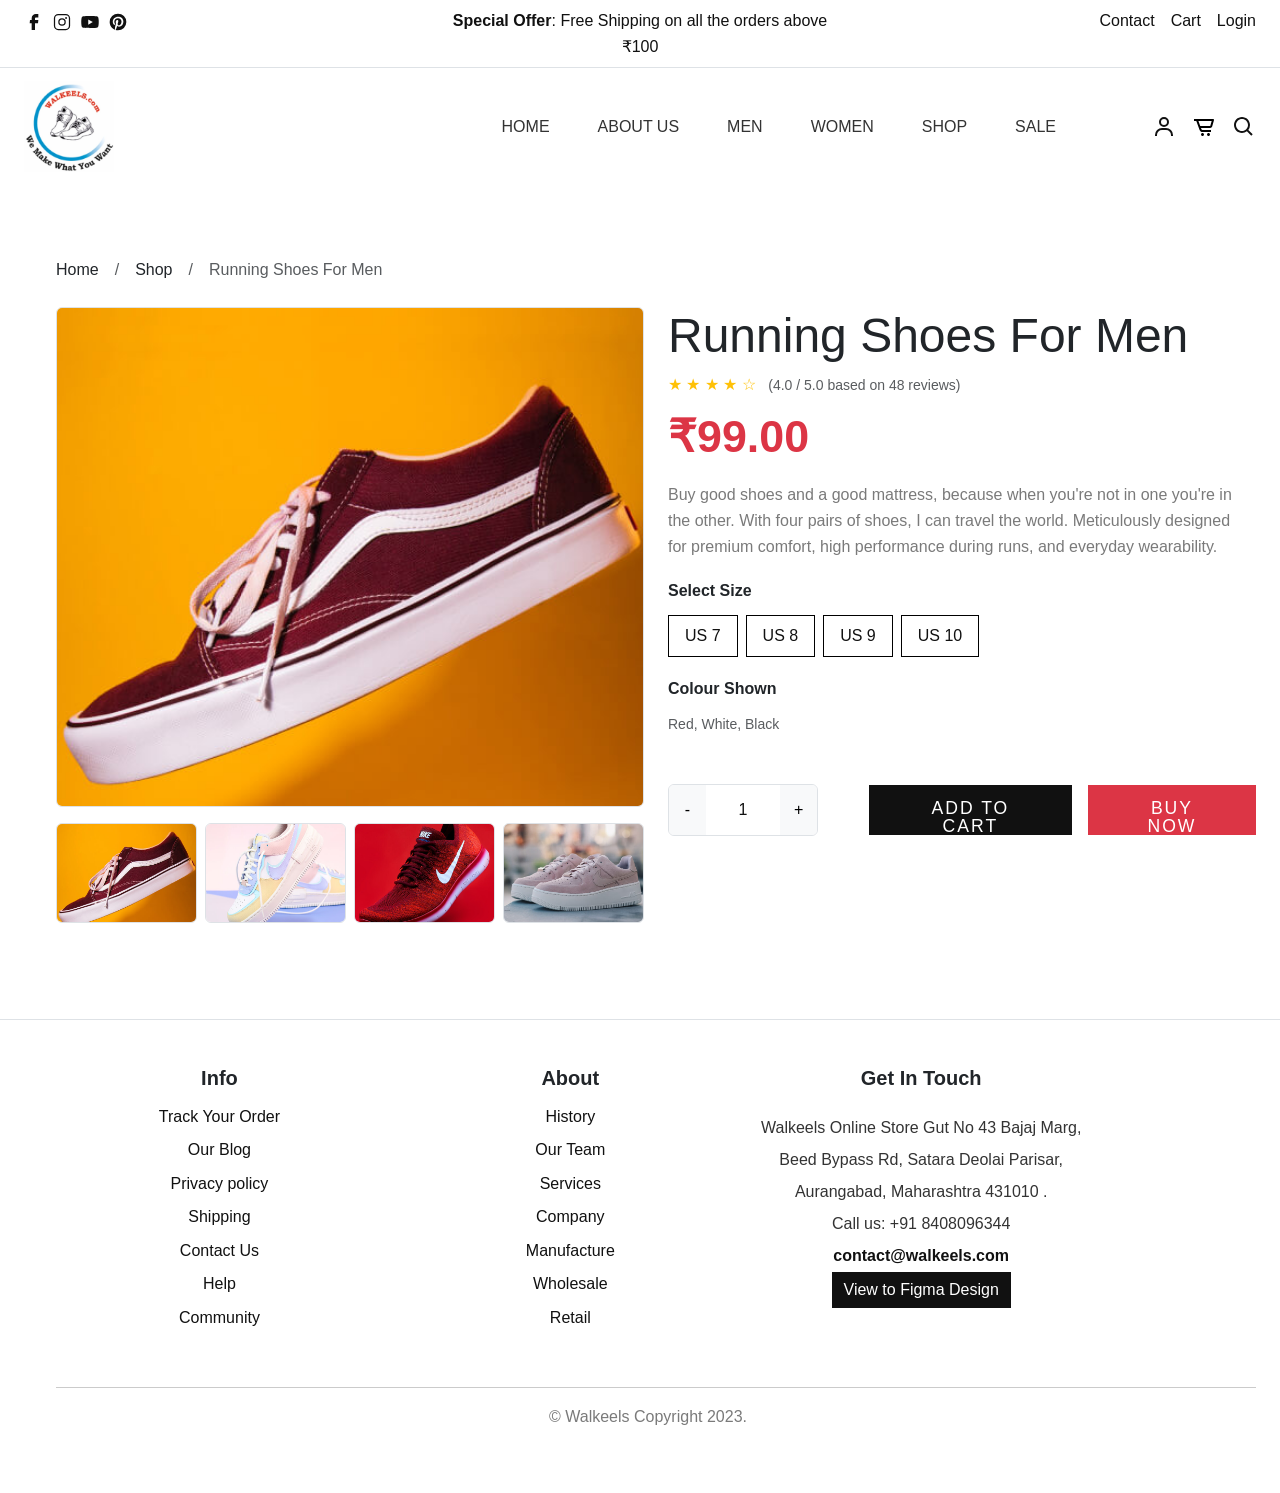
<file: single-product.html>
<!DOCTYPE html>
<html lang="en"><head><meta http-equiv="Content-Type" content="text/html; charset=UTF-8">
  <title>Walkeels - Running Shoes For Men </title>
  
  <link rel="icon" href="walkeels.png" type="image/x-icon" class="ficon-img">
  <head>
    
  <meta http-equiv="X-UA-Compatible" content="IE=edge">
  <meta name="viewport" content="width=device-width, initial-scale=1.0">
  <meta name="format-detection" content="telephone=no">
  <meta name="apple-mobile-web-app-capable" content="yes">
  <meta name="keywords" content="Online Store">

  <link rel="stylesheet" href="./vendor 1.css">
  <link rel="stylesheet" type="text/css" href="./style.css">

  <link rel="preconnect" href="https://fonts.googleapis.com/">
  <link rel="preconnect" href="https://fonts.gstatic.com/" crossorigin="">
  <link href="./css2" rel="stylesheet">
</head>

<body>
  <svg xmlns="http://www.w3.org/2000/svg" style="display: none;">
    <symbol xmlns="http://www.w3.org/2000/svg" id="shopping-carriage" viewBox="0 0 24 24" fill="none">
      <path d="M5 22H19C20.103 22 21 21.103 21 20V9C21 8.73478 20.8946 8.48043 20.7071 8.29289C20.5196 8.10536 20.2652 8 20 8H17V7C17 4.243 14.757 2 12 2C9.243 2 7 4.243 7 7V8H4C3.73478 8 3.48043 8.10536 3.29289 8.29289C3.10536 8.48043 3 8.73478 3 9V20C3 21.103 3.897 22 5 22ZM9 7C9 5.346 10.346 4 12 4C13.654 4 15 5.346 15 7V8H9V7ZM5 10H7V12H9V10H15V12H17V10H19L19.002 20H5V10Z" fill="black"></path>
    </symbol>
    <symbol xmlns="http://www.w3.org/2000/svg" id="quick-view" viewBox="0 0 24 24">
      <path fill="currentColor" d="M10 18a7.952 7.952 0 0 0 4.897-1.688l4.396 4.396l1.414-1.414l-4.396-4.396A7.952 7.952 0 0 0 18 10c0-4.411-3.589-8-8-8s-8 3.589-8 8s3.589 8 8 8zm0-14c3.309 0 6 2.691 6 6s-2.691 6-6 6s-6-2.691-6-6s2.691-6 6-6z"></path>
    </symbol>
    <symbol xmlns="http://www.w3.org/2000/svg" id="shopping-cart" viewBox="0 0 24 24" fill="none">
      <path d="M21 4H2V6H4.3L7.582 15.025C7.79362 15.6029 8.1773 16.1021 8.68134 16.4552C9.18539 16.8083 9.78556 16.9985 10.401 17H19V15H10.401C9.982 15 9.604 14.735 9.461 14.342L8.973 13H18.246C19.136 13 19.926 12.402 20.169 11.549L21.962 5.275C22.0039 5.12615 22.0109 4.96962 21.9823 4.81763C21.9537 4.66565 21.8904 4.52234 21.7973 4.39889C21.7041 4.27544 21.5837 4.1752 21.4454 4.106C21.3071 4.0368 21.1546 4.00053 21 4ZM18.246 11H8.246L6.428 6H19.675L18.246 11Z" fill="black"></path>
      <path d="M10.5 21C11.3284 21 12 20.3284 12 19.5C12 18.6716 11.3284 18 10.5 18C9.67157 18 9 18.6716 9 19.5C9 20.3284 9.67157 21 10.5 21Z" fill="black"></path>
      <path d="M16.5 21C17.3284 21 18 20.3284 18 19.5C18 18.6716 17.3284 18 16.5 18C15.6716 18 15 18.6716 15 19.5C15 20.3284 15.6716 21 16.5 21Z" fill="black"></path>
    </symbol>
    <symbol xmlns="http://www.w3.org/2000/svg" id="nav-icon" viewBox="0 0 16 16">
      <path d="M14 10.5a.5.5 0 0 0-.5-.5h-3a.5.5 0 0 0 0 1h3a.5.5 0 0 0 .5-.5zm0-3a.5.5 0 0 0-.5-.5h-7a.5.5 0 0 0 0 1h7a.5.5 0 0 0 .5-.5zm0-3a.5.5 0 0 0-.5-.5h-11a.5.5 0 0 0 0 1h11a.5.5 0 0 0 .5-.5z"></path>
    </symbol>
    <symbol xmlns="http://www.w3.org/2000/svg" id="close" viewBox="0 0 16 16">
      <path d="M2.146 2.854a.5.5 0 1 1 .708-.708L8 7.293l5.146-5.147a.5.5 0 0 1 .708.708L8.707 8l5.147 5.146a.5.5 0 0 1-.708.708L8 8.707l-5.146 5.147a.5.5 0 0 1-.708-.708L7.293 8 2.146 2.854Z"></path>
    </symbol>
    <symbol xmlns="http://www.w3.org/2000/svg" id="navbar-icon" viewBox="0 0 16 16">
      <path d="M14 10.5a.5.5 0 0 0-.5-.5h-3a.5.5 0 0 0 0 1h3a.5.5 0 0 0 .5-.5zm0-3a.5.5 0 0 0-.5-.5h-7a.5.5 0 0 0 0 1h7a.5.5 0 0 0 .5-.5zm0-3a.5.5 0 0 0-.5-.5h-11a.5.5 0 0 0 0 1h11a.5.5 0 0 0 .5-.5z"></path>
    </symbol>
    <symbol xmlns="http://www.w3.org/2000/svg" id="plus" viewBox="0 0 24 24">
      <path fill="currentColor" d="M19 12.998h-6v6h-2v-6H5v-2h6v-6h2v6h6z"></path>
    </symbol>
    <symbol xmlns="http://www.w3.org/2000/svg" id="minus" viewBox="0 0 24 24">
      <path fill="currentColor" d="M19 12.998H5v-2h14z"></path>
    </symbol>
    <symbol xmlns="http://www.w3.org/2000/svg" id="dropdown" viewBox="0 0 24 24">
      <path fill="currentColor" d="m7 10l5 5l5-5H7Z"></path>
    </symbol>
    <symbol xmlns="http://www.w3.org/2000/svg" id="user" viewBox="0 0 24 24">
      <path fill="currentColor" d="M12 2a5 5 0 1 0 5 5a5 5 0 0 0-5-5zm0 8a3 3 0 1 1 3-3a3 3 0 0 1-3 3zm9 11v-1a7 7 0 0 0-7-7h-4a7 7 0 0 0-7 7v1h2v-1a5 5 0 0 1 5-5h4a5 5 0 0 1 5 5v1z"></path>
    </symbol>
    <symbol xmlns="http://www.w3.org/2000/svg" id="arrow-right" viewBox="0 0 24 24">
      <path fill="currentColor" d="M13.3 17.275q-.3-.3-.288-.725t.313-.725L16.15 13H5q-.425 0-.713-.288T4 12q0-.425.288-.713T5 11h11.15L13.3 8.15q-.3-.3-.3-.713t.3-.712q.3-.3.713-.3t.712.3L19.3 11.3q.15.15.213.325t.062.375q0 .2-.063.375t-.212.325l-4.6 4.6q-.275.275-.687.275t-.713-.3Z"></path>
    </symbol>
    <symbol xmlns="http://www.w3.org/2000/svg" id="facebook" viewBox="0 0 24 24">
      <path fill="currentColor" d="M9.198 21.5h4v-8.01h3.604l.396-3.98h-4V7.5a1 1 0 0 1 1-1h3v-4h-3a5 5 0 0 0-5 5v2.01h-2l-.396 3.98h2.396v8.01Z"></path>
    </symbol>
    <symbol xmlns="http://www.w3.org/2000/svg" id="twitter" viewBox="0 0 512 512">
      <path fill="currentColor" d="M496 109.5a201.8 201.8 0 0 1-56.55 15.3a97.51 97.51 0 0 0 43.33-53.6a197.74 197.74 0 0 1-62.56 23.5A99.14 99.14 0 0 0 348.31 64c-54.42 0-98.46 43.4-98.46 96.9a93.21 93.21 0 0 0 2.54 22.1a280.7 280.7 0 0 1-203-101.3A95.69 95.69 0 0 0 36 130.4c0 33.6 17.53 63.3 44 80.7A97.5 97.5 0 0 1 35.22 199v1.2c0 47 34 86.1 79 95a100.76 100.76 0 0 1-25.94 3.4a94.38 94.38 0 0 1-18.51-1.8c12.51 38.5 48.92 66.5 92.05 67.3A199.59 199.59 0 0 1 39.5 405.6a203 203 0 0 1-23.5-1.4A278.68 278.68 0 0 0 166.74 448c181.36 0 280.44-147.7 280.44-275.8c0-4.2-.11-8.4-.31-12.5A198.48 198.48 0 0 0 496 109.5Z"></path>
    </symbol>
    <symbol xmlns="http://www.w3.org/2000/svg" id="youtube" viewBox="0 0 32 32">
      <path fill="currentColor" d="M29.41 9.26a3.5 3.5 0 0 0-2.47-2.47C24.76 6.2 16 6.2 16 6.2s-8.76 0-10.94.59a3.5 3.5 0 0 0-2.47 2.47A36.13 36.13 0 0 0 2 16a36.13 36.13 0 0 0 .59 6.74a3.5 3.5 0 0 0 2.47 2.47c2.18.59 10.94.59 10.94.59s8.76 0 10.94-.59a3.5 3.5 0 0 0 2.47-2.47A36.13 36.13 0 0 0 30 16a36.13 36.13 0 0 0-.59-6.74ZM13.2 20.2v-8.4l7.27 4.2Z"></path>
    </symbol>
    <symbol xmlns="http://www.w3.org/2000/svg" id="instagram" viewBox="0 0 256 256">
      <path fill="currentColor" d="M128 80a48 48 0 1 0 48 48a48.05 48.05 0 0 0-48-48Zm0 80a32 32 0 1 1 32-32a32 32 0 0 1-32 32Zm48-136H80a56.06 56.06 0 0 0-56 56v96a56.06 56.06 0 0 0 56 56h96a56.06 56.06 0 0 0 56-56V80a56.06 56.06 0 0 0-56-56Zm40 152a40 40 0 0 1-40 40H80a40 40 0 0 1-40-40V80a40 40 0 0 1 40-40h96a40 40 0 0 1 40 40ZM192 76a12 12 0 1 1-12-12a12 12 0 0 1 12 12Z"></path>
    </symbol>
    <symbol xmlns="http://www.w3.org/2000/svg" id="pinterest" viewBox="0 0 24 24">
      <path fill="currentColor" d="M9.04 21.54c.96.29 1.93.46 2.96.46a10 10 0 0 0 10-10A10 10 0 0 0 12 2A10 10 0 0 0 2 12c0 4.25 2.67 7.9 6.44 9.34c-.09-.78-.18-2.07 0-2.96l1.15-4.94s-.29-.58-.29-1.5c0-1.38.86-2.41 1.84-2.41c.86 0 1.26.63 1.26 1.44c0 .86-.57 2.09-.86 3.27c-.17.98.52 1.84 1.52 1.84c1.78 0 3.16-1.9 3.16-4.58c0-2.4-1.72-4.04-4.19-4.04c-2.82 0-4.48 2.1-4.48 4.31c0 .86.28 1.73.74 2.3c.09.06.09.14.06.29l-.29 1.09c0 .17-.11.23-.28.11c-1.28-.56-2.02-2.38-2.02-3.85c0-3.16 2.24-6.03 6.56-6.03c3.44 0 6.12 2.47 6.12 5.75c0 3.44-2.13 6.2-5.18 6.2c-.97 0-1.92-.52-2.26-1.13l-.67 2.37c-.23.86-.86 2.01-1.29 2.7v-.03Z"></path>
    </symbol>
    <symbol xmlns="http://www.w3.org/2000/svg" id="search" viewBox="0 0 24 24">
      <path fill="currentColor" d="M10 18a7.952 7.952 0 0 0 4.897-1.688l4.396 4.396l1.414-1.414l-4.396-4.396A7.952 7.952 0 0 0 18 10c0-4.411-3.589-8-8-8s-8 3.589-8 8s3.589 8 8 8zm0-14c3.309 0 6 2.691 6 6s-2.691 6-6 6s-6-2.691-6-6s2.691-6 6-6z"></path>
    </symbol>
  </svg>
  <!-- Loader 4 -->

  <div class="preloader" style="position: fixed; top: 0px; left: 0px; width: 100%; height: 100%; background-color: rgb(255, 255, 255); display: none; align-items: center; justify-content: center; z-index: 9999;">
    <svg version="1.1" id="L4" width="100" height="100" xmlns="http://www.w3.org/2000/svg" xmlns:xlink="http://www.w3.org/1999/xlink" x="0px" y="0px" viewBox="0 0 50 100" enable-background="new 0 0 0 0" xml:space="preserve">
    <circle fill="#111" stroke="none" cx="6" cy="50" r="6">
      <animate attributeName="opacity" dur="1s" values="0;1;0" repeatCount="indefinite" begin="0.1"></animate>    
    </circle>
    <circle fill="#111" stroke="none" cx="26" cy="50" r="6">
      <animate attributeName="opacity" dur="1s" values="0;1;0" repeatCount="indefinite" begin="0.2"></animate>       
    </circle>
    <circle fill="#111" stroke="none" cx="46" cy="50" r="6">
      <animate attributeName="opacity" dur="1s" values="0;1;0" repeatCount="indefinite" begin="0.3"></animate>     
    </circle>
    </svg>
  </div>

  <div class="search-box bg-dark position-relative">
        <div class="search-wrap">
      <form action="shop.html" method="GET" class="d-flex justify-content-center align-items-center w-100 h-100 position-absolute" style="top:0; left:0; z-index: 10;">
        <input type="text" name="q" class="search-input display-4 text-white bg-transparent border-0" placeholder="Search..." style="outline: none; max-width: 80%;">
      </form>
      <div class="close-button" style="z-index: 20;">
        <svg class="close" style="fill: white;">
          <use xlink:href="#close"></use>
        </svg>
      </div>
    </div>
  </div>

  <!-- quick view -->
  <div class="modal fade" id="modaltoggle" aria-hidden="true" tabindex="-1">
    <div class="modal-dialog modal-fullscreen-md-down modal-md modal-dialog-centered">
      <div class="modal-content">
        <div class="modal-body">
          <div class="col-lg-12 col-md-12 me-3">
            <div class="image-holder">
              <img src="./summary-item1.jpg" alt="Shoes">
            </div>
          </div>
          <div class="col-lg-12 col-md-12">
            <div class="summary">
              <div class="summary-content fs-6">
                <div class="product-header d-flex justify-content-between mt-4">
                  <h3 class="display-7">Running Shoes For Men</h3>
                  <div class="modal-close-btn">
                    <button type="button" class="btn-close" data-bs-dismiss="modal" aria-label="Close">
                    </button>
                  </div>
                </div>
                <span class="product-price fs-3">&#8377;99</span>
                <div class="product-details">
                  <p class="fs-7">Buy good shoes and a good mattress, because when you're not in one you're in the
                    other. With four pairs of shoes, I can travel the world.</p>
                </div>
                <ul class="select">
                  <li>
                    <strong>Colour Shown:</strong> Red, White, Black
                  </li>
                  <li>
                    <strong>Style:</strong> SM3018-100
                  </li>
                </ul>
                <div class="variations-form shopify-cart">
                  <div class="row">
                    <div class="col-md-6">
                      <div class="quantity d-flex pb-4">
                        <div class="qty-number align-top qty-number-plus d-flex justify-content-center align-items-center text-center">
                          <span class="increase-qty plus">
                            <svg class="plus">
                              <use xlink:href="#plus"></use>
                            </svg>
                          </span>
                        </div>
                        <input type="number" id="quantity_001" class="input-text text-center" step="1" min="1" name="quantity" value="1" title="Qty">
                        <div class="qty-number qty-number-minus d-flex justify-content-center align-items-center text-center">
                          <span class="increase-qty minus">
                            <svg class="minus">
                              <use xlink:href="#minus"></use>
                            </svg>
                          </span>
                        </div>
                      </div>
                    </div>
                    <div class="col-md-6">
                      <a rel="nofollow" data-no-instant="" href="#" class="out-stock button">Out of stock</a>
                      <button type="submit" class="btn btn-medium btn-black hvr-sweep-to-right">Add to cart</button>
                    </div>
                  </div>
                </div>
                <!-- variations-form -->
                <div class="categories d-flex flex-wrap pt-3">
                  <strong class="pe-2">Categories:</strong>
                  <a href="#" title="categories">Clothing,</a>
                  <a href="#" title="categories">Men's Clothes,</a>
                  <a href="#" title="categories">Tops &amp; T-Shirts</a>
                </div>
              </div>
            </div>
          </div>
        </div>
      </div>
    </div>
  </div>
  <!-- / quick view -->

  <div class="modal fade" id="modallong" tabindex="-1" aria-modal="true" role="dialog">
    <div class="modal-dialog modal-fullscreen-md-down modal-md modal-dialog-centered">
      <div class="modal-content">
        <div class="modal-header">
          <h2 class="modal-title fs-5">Cart</h2>
          <button type="button" class="btn-close" data-bs-dismiss="modal" aria-label="Close"></button>
        </div>
        <div class="modal-body">
          <div class="shopping-cart">
            <div class="shopping-cart-content">
              <div class="mini-cart cart-list p-0 mt-3">
                <div class="mini-cart-item d-flex border-bottom pb-3">
                  <div class="col-lg-2 col-md-3 col-sm-2 me-4">
                    <a href="#" title="product-image">
                      <img src="./single-product-thumb1.jpg" class="img-fluid" alt="single-product-item">
                    </a>
                  </div>
                  <div class="col-lg-9 col-md-8 col-sm-8">
                    <div class="product-header d-flex justify-content-between align-items-center mb-3">
                      <h4 class="product-title fs-6 me-5">Sport Shoes For Men</h4>
                      <a href="#" class="remove" aria-label="Remove this item" data-product_id="11913" data-cart_item_key="abc" data-product_sku="">
                        <svg class="close">
                          <use xlink:href="#close"></use>
                        </svg>
                      </a>
                    </div>
                    <div class="quantity-price d-flex justify-content-between align-items-center">
                      <div class="input-group product-qty">
                        <button type="button" class="quantity-left-minus btn btn-light rounded-0 rounded-start btn-number" data-type="minus">
                          <svg width="16" height="16">
                            <use xlink:href="#minus"></use>
                          </svg>
                        </button>
                        <input type="text" name="quantity" class="form-control input-number quantity" value="1">
                        <button type="button" class="quantity-right-plus btn btn-light rounded-0 rounded-end btn-number" data-type="plus">
                          <svg width="16" height="16">
                            <use xlink:href="#plus"></use>
                          </svg>
                        </button>
                      </div>
                      <div class="price-code">
                        <span class="product-price fs-6">&#8377;99</span>
                      </div>
                    </div>
                    <!-- quantity-price -->
                  </div>
                </div>
              </div>
              <div class="mini-cart cart-list p-0 mt-3">
                <div class="mini-cart-item d-flex border-bottom pb-3">
                  <div class="col-lg-2 col-md-3 col-sm-2 me-4">
                    <a href="#" title="product-image">
                      <img src="./single-product-thumb2.jpg" class="img-fluid" alt="single-product-item">
                    </a>
                  </div>
                  <div class="col-lg-9 col-md-8 col-sm-8">
                    <div class="product-header d-flex justify-content-between align-items-center mb-3">
                      <h4 class="product-title fs-6 me-5">Brand Shoes For Men</h4>
                      <a href="#" class="remove" aria-label="Remove this item" data-product_id="11913" data-cart_item_key="abc" data-product_sku="">
                        <svg class="close">
                          <use xlink:href="#close"></use>
                        </svg>
                      </a>
                    </div>
                    <div class="quantity-price d-flex justify-content-between align-items-center">
                      <div class="input-group product-qty">
                        <button type="button" class="quantity-left-minus btn btn-light rounded-0 rounded-start btn-number" data-type="minus">
                          <svg width="16" height="16">
                            <use xlink:href="#minus"></use>
                          </svg>
                        </button>
                        <input type="text" name="quantity" class="form-control input-number quantity" value="1">
                        <button type="button" class="quantity-right-plus btn btn-light rounded-0 rounded-end btn-number" data-type="plus">
                          <svg width="16" height="16">
                            <use xlink:href="#plus"></use>
                          </svg>
                        </button>
                      </div>
                      <div class="price-code">
                        <span class="product-price fs-6">&#8377;99</span>
                      </div>
                    </div>
                    <!-- quantity-price -->
                  </div>
                </div>
              </div>
              <!-- cart-list -->

              <div class="mini-cart-total d-flex justify-content-between py-4">
                <span class="fs-6">Subtotal:</span>
                <span class="special-price-code">
                  <span class="price-amount amount fs-6" style="opacity: 1;">
                    <bdi>
                      <span class="price-currency-symbol">&#8377;</span>198.00 </bdi>
                  </span>
                </span>
              </div>
              <div class="modal-footer my-4 justify-content-center">
                <a href="cart.html" class="btn btn-red hvr-sweep-to-right dark-sweep">View Cart</a>
                <button type="button" class="btn btn-outline-gray hvr-sweep-to-right dark-sweep">Checkout</button>
              </div>
            </div>
          </div>
        </div>
      </div>
    </div>
  </div>
  <!-- cart view -->

  <div class="modal fade" id="modallogin" tabindex="-1" aria-modal="true" role="dialog">
    <div class="modal-dialog modal-fullscreen-md-down modal-md modal-dialog-centered" role="document">
      <div class="modal-content p-4">
        <div class="modal-header mx-auto border-0">
          <h2 class="modal-title fs-3 fw-normal">Login</h2>
        </div>
        <div class="modal-body">
          <div class="login-detail">
            <div class="login-form p-0">
              <div class="col-lg-12 mx-auto">
                <form id="login-form">
                  <input type="text" name="username" placeholder="Username or Email Address *" class="mb-3 ps-3 text-input">
                  <input type="password" name="password" placeholder="Password" class="ps-3 text-input">
                  <div class="checkbox d-flex justify-content-between mt-4">
                    <p class="checkbox-form">
                      <label class="">
                        <input name="rememberme" type="checkbox" id="remember-me" value="forever"> Remember me </label>
                    </p>
                    <p class="lost-password">
                      <a href="#">Forgot your password?</a>
                    </p>
                  </div>
                </form>
              </div>
            </div>
            <div class="modal-footer mt-5 d-flex justify-content-center">
              <button type="submit" form="login-form" class="btn btn-red hvr-sweep-to-right dark-sweep">Login</button>
              <button type="button" class="btn btn-outline-gray hvr-sweep-to-right dark-sweep" data-bs-toggle="modal" data-bs-target="#modalsignup">Register</button>
            </div>
          </div>
        </div>
      </div>
    </div>
  </div>
  <!-- Login -->

  <div class="modal fade" id="modalsignup" tabindex="-1" aria-modal="true" role="dialog">
    <div class="modal-dialog modal-fullscreen-md-down modal-md modal-dialog-centered" role="document">
      <div class="modal-content p-4">
        <div class="modal-header mx-auto border-0">
          <h2 class="modal-title fs-3 fw-normal">Sign Up</h2>
        </div>
        <div class="modal-body">
          <div class="login-detail">
            <div class="login-form p-0">
              <div class="col-lg-12 mx-auto">
                <form id="signup-form">
                  <input type="text" name="name" placeholder="Full Name *" class="mb-3 ps-3 text-input">
                  <input type="text" name="email" placeholder="Email Address *" class="mb-3 ps-3 text-input">
                  <input type="password" name="password" placeholder="Password *" class="mb-3 ps-3 text-input">
                  <input type="password" name="confirm_password" placeholder="Confirm Password *" class="ps-3 text-input">
                </form>
              </div>
            </div>
            <div class="modal-footer mt-5 d-flex justify-content-center">
              <button type="submit" form="signup-form" class="btn btn-red hvr-sweep-to-right dark-sweep">Sign Up</button>
              <button type="button" class="btn btn-outline-gray hvr-sweep-to-right dark-sweep" data-bs-toggle="modal" data-bs-target="#modallogin">Login</button>
            </div>
          </div>
        </div>
      </div>
    </div>
  </div>
  <!-- Sign Up -->

  <header id="header" class="site-header text-black">
    <div class="header-top border-bottom py-2">
      <div class="container-lg">
        <div class="row justify-content-evenly">
          <div class="col">
            <ul class="social-links list-unstyled d-flex m-0">
              <li class="pe-2">
                <a href="#">
                  <svg class="facebook" width="20" height="20">
                    <use xlink:href="#facebook"></use>
                  </svg>
                </a>
              </li>
              <li class="pe-2">
                <a href="https://www.instagram.com/walkeels/" target="_blank" rel="noopener noreferrer">
                  <svg class="instagram" width="20" height="20">
                    <use xlink:href="#instagram"></use>
                  </svg>
                </a>
              </li>
              <li class="pe-2">
                <a href="#">
                  <svg class="youtube" width="20" height="20">
                    <use xlink:href="#youtube"></use>
                  </svg>
                </a>
              </li>
              <li>
                <a href="#">
                  <svg class="pinterest" width="20" height="20">
                    <use xlink:href="#pinterest"></use>
                  </svg>
                </a>
              </li>
            </ul>
          </div>
          <div class="col d-none d-md-block">
            <p class="text-center text-black m-0"><strong>Special Offer</strong>: Free Shipping on all the orders above &#8377;100
            </p>
          </div>
          <div class="col">
            <ul class="d-flex justify-content-end gap-3 list-unstyled m-0">
              <li>
                <a href="contact.html">Contact</a>
              </li>
              <li>
                <a href="cart.html">Cart</a>
              </li>
              <li>
                <a href="#" data-bs-toggle="modal" data-bs-target="#modallogin">Login</a>
              </li>
            </ul>
          </div>
        </div>
      </div>
    </div>
    <nav id="header-nav" class="navbar navbar-expand-lg">
      <div class="container-lg">
        <a class="navbar-brand" href="Index.html">
          <img src="./main-logo.png" class="logo" alt="logo" width="90px">
        </a>
        <button class="navbar-toggler d-flex d-lg-none order-3 border-0 p-1 ms-2" type="button" data-bs-toggle="offcanvas" data-bs-target="#bdNavbar" aria-controls="bdNavbar" aria-expanded="false" aria-label="Toggle navigation">
          <svg class="navbar-icon">
            <use xlink:href="#navbar-icon"></use>
          </svg>
        </button>
        <div class="offcanvas offcanvas-end" tabindex="-1" id="bdNavbar">
          <div class="offcanvas-header px-4 pb-0">
            <a class="navbar-brand ps-3" href="Index.html">
              <img src="./main-logo.png" class="logo" alt="logo">
            </a>
            <button type="button" class="btn-close btn-close-black p-5" data-bs-dismiss="offcanvas" aria-label="Close" data-bs-target="#bdNavbar"></button>
          </div>
          <div class="offcanvas-body">
            <ul id="navbar" class="navbar-nav fw-bold justify-content-end align-items-center flex-grow-1">
              <li class="nav-item">
                <a class="nav-link me-5" href="Index.html">Home</a>
              </li>

              <li class="nav-item">
                <a class="nav-link me-5" href="about.html">About Us</a>
              </li>

              <li class="nav-item">
                <a class="nav-link me-5" href="men.html">Men</a>
              </li>
              <li class="nav-item">
                <a class="nav-link me-5" href="women.html">Women</a>
              </li>
              <li class="nav-item">
                <a class="nav-link me-5" href="shop.html">Shop</a>
              </li>

              <li class="nav-item">
                <a class="nav-link me-5" href="sale.html">Sale</a>
              </li>

            </ul>
          </div>
        </div>

        <div class="user-items ps-0 ps-md-5">
          <ul class="d-flex justify-content-end list-unstyled align-item-center m-0">
            <li class="pe-3">
              <a href="https://login" data-bs-toggle="modal" data-bs-target="#modallogin" class="border-0">
                <svg class="user" width="24" height="24">
                  <use xlink:href="#user"></use>
                </svg>
              </a>
            </li>
            <li class="pe-3">
              <a href="#" data-bs-toggle="modal" data-bs-target="#modallong" class="border-0">
                <svg class="shopping-cart" width="24" height="24">
                  <use xlink:href="#shopping-cart"></use>
                </svg>
              </a>
            </li>
            <li>
              <a href="#" class="search-item border-0" data-bs-toggle="collapse" data-bs-target="#search-box" aria-label="Toggle navigation">
                <svg class="search" width="24" height="24">
                  <use xlink:href="#search"></use>
                </svg>
              </a>
            </li>
          </ul>
        </div>
      </div>
    </nav>
  </header>

  <section class="product-detail py-5 mt-4">
    <div class="container-lg">
      <!-- Breadcrumbs -->
      <nav aria-label="breadcrumb" class="mb-4">
        <ol class="breadcrumb">
          <li class="breadcrumb-item"><a href="Index.html" class="text-dark">Home</a></li>
          <li class="breadcrumb-item"><a href="shop.html" class="text-dark">Shop</a></li>
          <li class="breadcrumb-item active" aria-current="page">Running Shoes For Men</li>
        </ol>
      </nav>

      <div class="row">
        <!-- Product Images -->
        <div class="col-lg-6 mb-5">
          <div class="product-gallery">
            <div class="main-image mb-3 border rounded overflow-hidden" style="height: 500px;">
              <img id="product-main-img" src="./card-item1.jpg" alt="Running Shoes" class="img-fluid w-100 h-100" style="object-fit: cover;">
            </div>
            <div class="row g-2">
              <div class="col-3">
                <div class="thumbnail border rounded overflow-hidden cursor-pointer active" style="height: 100px;" onclick="changeImage('./card-item1.jpg', this)">
                  <img src="./card-item1.jpg" class="w-100 h-100 img-fluid" style="object-fit: cover;">
                </div>
              </div>
              <div class="col-3">
                <div class="thumbnail border rounded overflow-hidden cursor-pointer" style="height: 100px;" onclick="changeImage('./card-item2.jpg', this)">
                  <img src="./card-item2.jpg" class="w-100 h-100 img-fluid" style="object-fit: cover;">
                </div>
              </div>
              <div class="col-3">
                <div class="thumbnail border rounded overflow-hidden cursor-pointer" style="height: 100px;" onclick="changeImage('./card-item3.jpg', this)">
                  <img src="./card-item3.jpg" class="w-100 h-100 img-fluid" style="object-fit: cover;">
                </div>
              </div>
              <div class="col-3">
                <div class="thumbnail border rounded overflow-hidden cursor-pointer" style="height: 100px;" onclick="changeImage('./card-item4.jpg', this)">
                  <img src="./card-item4.jpg" class="w-100 h-100 img-fluid" style="object-fit: cover;">
                </div>
              </div>
            </div>
          </div>
        </div>

        <!-- Product Information -->
        <div class="col-lg-6">
          <h1 class="display-5 mb-2">Running Shoes For Men</h1>
          <div class="rating-stars mb-3 text-warning">
            &#9733; &#9733; &#9733; &#9733; &#9734; <span class="text-muted small ps-2">(4.0 / 5.0 based on 48 reviews)</span>
          </div>
          <h2 class="text-danger mb-4">&#8377;99.00</h2>
          
          <p class="mb-4">Buy good shoes and a good mattress, because when you're not in one you're in the other. With four pairs of shoes, I can travel the world. Meticulously designed for premium comfort, high performance during runs, and everyday wearability.</p>
          
          <!-- Size options -->
          <div class="mb-4">
            <h5 class="fs-6 mb-3 text-dark">Select Size</h5>
            <div class="d-flex gap-2">
              <button class="btn btn-outline-dark px-3 py-2">US 7</button>
              <button class="btn btn-outline-dark px-3 py-2 active">US 8</button>
              <button class="btn btn-outline-dark px-3 py-2">US 9</button>
              <button class="btn btn-outline-dark px-3 py-2">US 10</button>
            </div>
          </div>

          <!-- Color options -->
          <div class="mb-4">
            <h5 class="fs-6 mb-3 text-dark">Colour Shown</h5>
            <p class="text-muted small">Red, White, Black</p>
          </div>

          <!-- Quantity Selector & Action Buttons -->
          <div class="variations-form shopify-cart mt-5">
            <div class="row align-items-center g-3">
              <div class="col-md-4">
                <div class="quantity d-flex border rounded overflow-hidden" style="width: 150px;">
                  <button type="button" class="btn btn-light border-0 qty-btn rounded-0" onclick="updateQty(-1)" style="width: 50px; height: 50px;">-</button>
                  <input type="text" id="product-quantity" class="text-center border-0 w-100" value="1" readonly style="height: 50px;">
                  <button type="button" class="btn btn-light border-0 qty-btn rounded-0" onclick="updateQty(1)" style="width: 50px; height: 50px;">+</button>
                </div>
              </div>
              <div class="col-md-8 d-flex gap-3">
                <button type="button" class="btn btn-black btn-medium text-uppercase hvr-sweep-to-right flex-grow-1" style="height: 50px; line-height: 18px;" data-bs-toggle="modal" data-bs-target="#modallong">Add to cart</button>
                <button type="button" class="btn btn-red btn-medium text-uppercase hvr-sweep-to-right flex-grow-1" style="height: 50px; line-height: 18px;" onclick="window.location.href='cart.html';">Buy Now</button>
              </div>
            </div>
          </div>

        </div>
      </div>
    </div>
  </section>

  <Center>
  <footer id="footer" class="py-5 border-top">
    <div class="container-lg">
      <div class="row">
        <div class="col-lg-2 pb-3">
          <div class="footer-menu">
            <h5 class="widget-title pb-2">Info</h5>
            <ul class="menu-list list-unstyled">
              <li class="pb-2">
                <a href="#">Track Your Order</a>
              </li>
              <li class="pb-2">
                <a href="https://blog.html">Our Blog</a>
              </li>
              <li class="pb-2">
                <a href="#">Privacy policy</a>
              </li>
              <li class="pb-2">
                <a href="#">Shipping</a>
              </li>
              <li class="pb-2">
                <a href="#">Contact Us</a>
              </li>
              <li class="pb-2">
                <a href="#">Help</a>
              </li>
              <li class="pb-2">
                <a href="#">Community</a>
              </li>
            </ul>
          </div>
        </div>
        <div class="col-lg-2 pb-3">
          <div class="footer-menu">
            <h5 class="widget-title pb-2">About</h5>
            <ul class="menu-list list-unstyled">
              <li class="pb-2">
                <a href="#">History</a>
              </li>
              <li class="pb-2">
                <a href="#">Our Team</a>
              </li>
              <li class="pb-2">
                <a href="#">Services</a>
              </li>
              <li class="pb-2">
                <a href="#">Company</a>
              </li>
              <li class="pb-2">
                <a href="#">Manufacture</a>
              </li>
              <li class="pb-2">
                <a href="#">Wholesale</a>
              </li>
              <li class="pb-2">
                <a href="#">Retail</a>
              </li>
            </ul>
          </div>
        </div>

        <div class="col-lg-2 pb-3">
          <div class="footer-menu">
            <h5 class="widget-title pb-3">Get In Touch</h5>
            <div class="footer-contact-text">
              <span <a href="Walkeels.com" > Walkeels Online Store Gut No 43 Bajaj Marg, Beed Bypass Rd, Satara Deolai Parisar, Aurangabad, Maharashtra 431010 . </a> </span>
              <span> Call us: +91 8408096344 </span>
              <span class="text-hover fw-bold light-border"><a href="mailto:contact@walkeels.com">contact@walkeels.com</a></span>
              
              <div class="view-to-website">
                <a href="https://www.figma.com/community/file/1430896690680581765/redesign-walkeels-com" class="btn btn-black text-white">View to Figma Design</a>
              </div>

            </div>
          </div>
        </div>
      </div>
      <div class="row">
        <div class="col-md-6" >
          <hr>
          <p>&copy; Walkeels Copyright 2023.</p>
        </div>
      </hr>
      </div>
    </div>
  </footer>
</Center>
  <script src="./jquery-1.11.0.min(1).js.download"></script>
  <script src="./plugins.js.download"></script>
  <script src="./script.js.download"></script>

  <script>
    // Product Gallery Image Swap
    function changeImage(src, element) {
      document.getElementById('product-main-img').src = src;
      document.querySelectorAll('.thumbnail').forEach(el => el.classList.remove('active'));
      element.classList.add('active');
    }

    // Product Quantity Controls
    function updateQty(change) {
      const input = document.getElementById('product-quantity');
      let currentVal = parseInt(input.value);
      if (!isNaN(currentVal)) {
        let newVal = currentVal + change;
        if (newVal >= 1) {
          input.value = newVal;
        }
      }
    }
  </script>
</body>
</html>
</file>
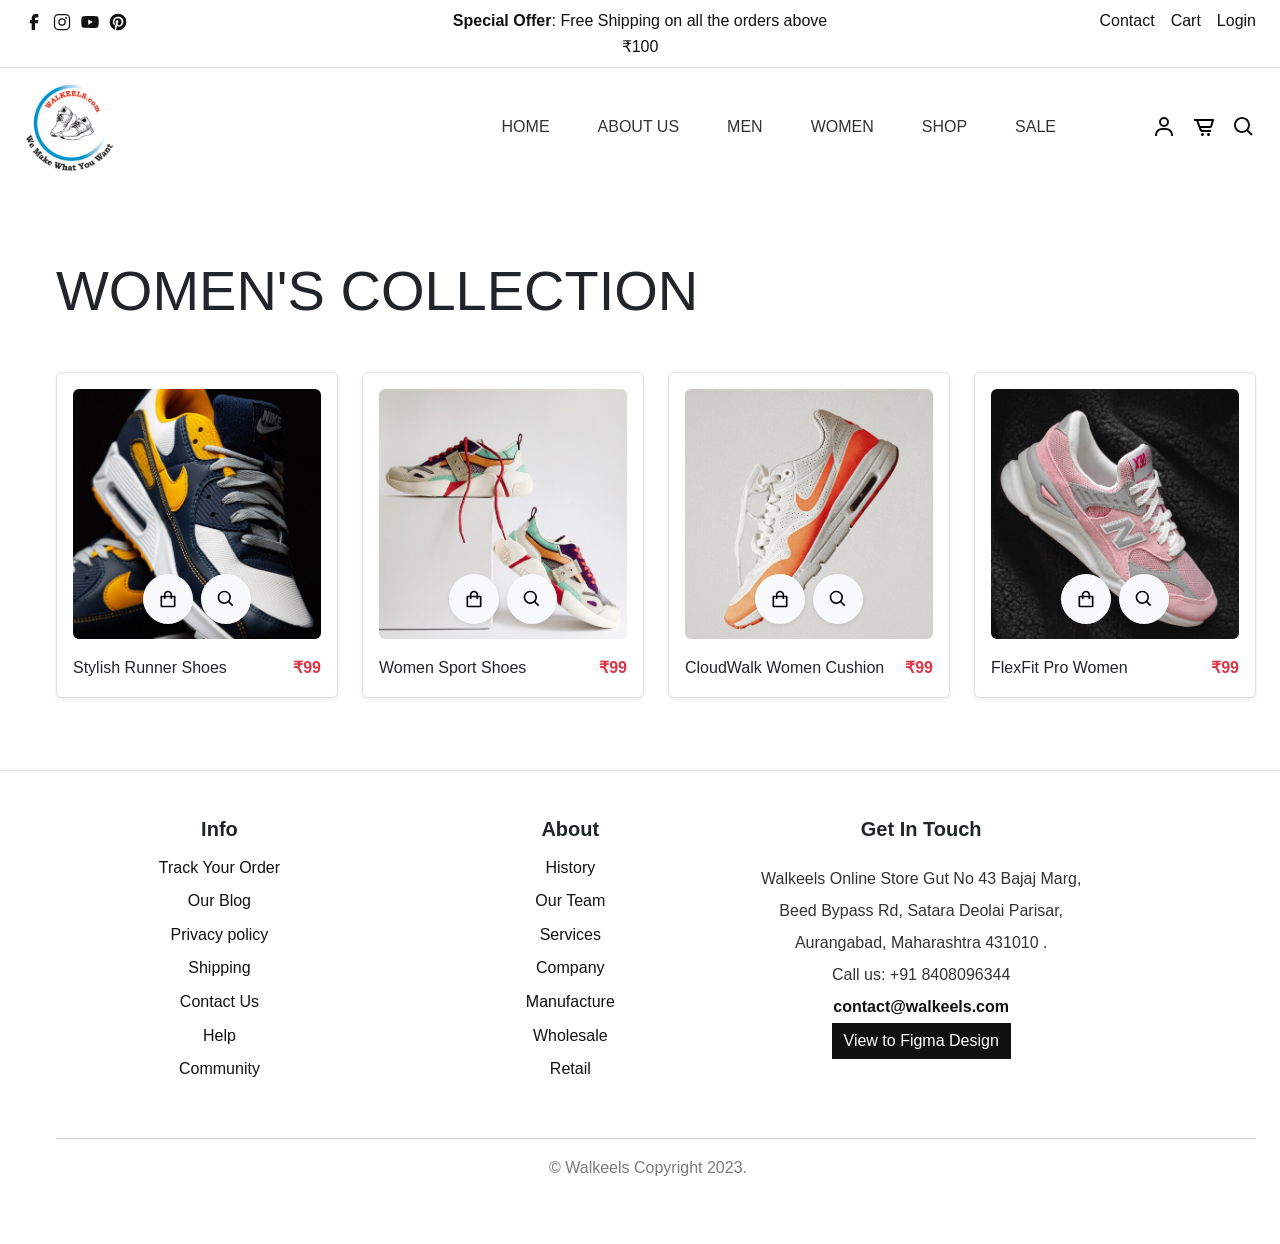
<file: women.html>
<!DOCTYPE html>
<html lang="en"><head><meta http-equiv="Content-Type" content="text/html; charset=UTF-8">
  <title>Walkeels - Women's Collection </title>
  
  <link rel="icon" href="walkeels.png" type="image/x-icon" class="ficon-img">
  <head>
    
  <meta http-equiv="X-UA-Compatible" content="IE=edge">
  <meta name="viewport" content="width=device-width, initial-scale=1.0">
  <meta name="format-detection" content="telephone=no">
  <meta name="apple-mobile-web-app-capable" content="yes">
  <meta name="keywords" content="Online Store">

  <link rel="stylesheet" href="./vendor 1.css">
  <link rel="stylesheet" type="text/css" href="./style.css">

  <link rel="preconnect" href="https://fonts.googleapis.com/">
  <link rel="preconnect" href="https://fonts.gstatic.com/" crossorigin="">
  <link href="./css2" rel="stylesheet">
</head>

<body>
  <svg xmlns="http://www.w3.org/2000/svg" style="display: none;">
    <symbol xmlns="http://www.w3.org/2000/svg" id="shopping-carriage" viewBox="0 0 24 24" fill="none">
      <path d="M5 22H19C20.103 22 21 21.103 21 20V9C21 8.73478 20.8946 8.48043 20.7071 8.29289C20.5196 8.10536 20.2652 8 20 8H17V7C17 4.243 14.757 2 12 2C9.243 2 7 4.243 7 7V8H4C3.73478 8 3.48043 8.10536 3.29289 8.29289C3.10536 8.48043 3 8.73478 3 9V20C3 21.103 3.897 22 5 22ZM9 7C9 5.346 10.346 4 12 4C13.654 4 15 5.346 15 7V8H9V7ZM5 10H7V12H9V10H15V12H17V10H19L19.002 20H5V10Z" fill="black"></path>
    </symbol>
    <symbol xmlns="http://www.w3.org/2000/svg" id="quick-view" viewBox="0 0 24 24">
      <path fill="currentColor" d="M10 18a7.952 7.952 0 0 0 4.897-1.688l4.396 4.396l1.414-1.414l-4.396-4.396A7.952 7.952 0 0 0 18 10c0-4.411-3.589-8-8-8s-8 3.589-8 8s3.589 8 8 8zm0-14c3.309 0 6 2.691 6 6s-2.691 6-6 6s-6-2.691-6-6s2.691-6 6-6z"></path>
    </symbol>
    <symbol xmlns="http://www.w3.org/2000/svg" id="shopping-cart" viewBox="0 0 24 24" fill="none">
      <path d="M21 4H2V6H4.3L7.582 15.025C7.79362 15.6029 8.1773 16.1021 8.68134 16.4552C9.18539 16.8083 9.78556 16.9985 10.401 17H19V15H10.401C9.982 15 9.604 14.735 9.461 14.342L8.973 13H18.246C19.136 13 19.926 12.402 20.169 11.549L21.962 5.275C22.0039 5.12615 22.0109 4.96962 21.9823 4.81763C21.9537 4.66565 21.8904 4.52234 21.7973 4.39889C21.7041 4.27544 21.5837 4.1752 21.4454 4.106C21.3071 4.0368 21.1546 4.00053 21 4ZM18.246 11H8.246L6.428 6H19.675L18.246 11Z" fill="black"></path>
      <path d="M10.5 21C11.3284 21 12 20.3284 12 19.5C12 18.6716 11.3284 18 10.5 18C9.67157 18 9 18.6716 9 19.5C9 20.3284 9.67157 21 10.5 21Z" fill="black"></path>
      <path d="M16.5 21C17.3284 21 18 20.3284 18 19.5C18 18.6716 17.3284 18 16.5 18C15.6716 18 15 18.6716 15 19.5C15 20.3284 15.6716 21 16.5 21Z" fill="black"></path>
    </symbol>
    <symbol xmlns="http://www.w3.org/2000/svg" id="nav-icon" viewBox="0 0 16 16">
      <path d="M14 10.5a.5.5 0 0 0-.5-.5h-3a.5.5 0 0 0 0 1h3a.5.5 0 0 0 .5-.5zm0-3a.5.5 0 0 0-.5-.5h-7a.5.5 0 0 0 0 1h7a.5.5 0 0 0 .5-.5zm0-3a.5.5 0 0 0-.5-.5h-11a.5.5 0 0 0 0 1h11a.5.5 0 0 0 .5-.5z"></path>
    </symbol>
    <symbol xmlns="http://www.w3.org/2000/svg" id="close" viewBox="0 0 16 16">
      <path d="M2.146 2.854a.5.5 0 1 1 .708-.708L8 7.293l5.146-5.147a.5.5 0 0 1 .708.708L8.707 8l5.147 5.146a.5.5 0 0 1-.708.708L8 8.707l-5.146 5.147a.5.5 0 0 1-.708-.708L7.293 8 2.146 2.854Z"></path>
    </symbol>
    <symbol xmlns="http://www.w3.org/2000/svg" id="navbar-icon" viewBox="0 0 16 16">
      <path d="M14 10.5a.5.5 0 0 0-.5-.5h-3a.5.5 0 0 0 0 1h3a.5.5 0 0 0 .5-.5zm0-3a.5.5 0 0 0-.5-.5h-7a.5.5 0 0 0 0 1h7a.5.5 0 0 0 .5-.5zm0-3a.5.5 0 0 0-.5-.5h-11a.5.5 0 0 0 0 1h11a.5.5 0 0 0 .5-.5z"></path>
    </symbol>
    <symbol xmlns="http://www.w3.org/2000/svg" id="plus" viewBox="0 0 24 24">
      <path fill="currentColor" d="M19 12.998h-6v6h-2v-6H5v-2h6v-6h2v6h6z"></path>
    </symbol>
    <symbol xmlns="http://www.w3.org/2000/svg" id="minus" viewBox="0 0 24 24">
      <path fill="currentColor" d="M19 12.998H5v-2h14z"></path>
    </symbol>
    <symbol xmlns="http://www.w3.org/2000/svg" id="dropdown" viewBox="0 0 24 24">
      <path fill="currentColor" d="m7 10l5 5l5-5H7Z"></path>
    </symbol>
    <symbol xmlns="http://www.w3.org/2000/svg" id="user" viewBox="0 0 24 24">
      <path fill="currentColor" d="M12 2a5 5 0 1 0 5 5a5 5 0 0 0-5-5zm0 8a3 3 0 1 1 3-3a3 3 0 0 1-3 3zm9 11v-1a7 7 0 0 0-7-7h-4a7 7 0 0 0-7 7v1h2v-1a5 5 0 0 1 5-5h4a5 5 0 0 1 5 5v1z"></path>
    </symbol>
    <symbol xmlns="http://www.w3.org/2000/svg" id="arrow-right" viewBox="0 0 24 24">
      <path fill="currentColor" d="M13.3 17.275q-.3-.3-.288-.725t.313-.725L16.15 13H5q-.425 0-.713-.288T4 12q0-.425.288-.713T5 11h11.15L13.3 8.15q-.3-.3-.3-.713t.3-.712q.3-.3.713-.3t.712.3L19.3 11.3q.15.15.213.325t.062.375q0 .2-.063.375t-.212.325l-4.6 4.6q-.275.275-.687.275t-.713-.3Z"></path>
    </symbol>
    <symbol xmlns="http://www.w3.org/2000/svg" id="facebook" viewBox="0 0 24 24">
      <path fill="currentColor" d="M9.198 21.5h4v-8.01h3.604l.396-3.98h-4V7.5a1 1 0 0 1 1-1h3v-4h-3a5 5 0 0 0-5 5v2.01h-2l-.396 3.98h2.396v8.01Z"></path>
    </symbol>
    <symbol xmlns="http://www.w3.org/2000/svg" id="twitter" viewBox="0 0 512 512">
      <path fill="currentColor" d="M496 109.5a201.8 201.8 0 0 1-56.55 15.3a97.51 97.51 0 0 0 43.33-53.6a197.74 197.74 0 0 1-62.56 23.5A99.14 99.14 0 0 0 348.31 64c-54.42 0-98.46 43.4-98.46 96.9a93.21 93.21 0 0 0 2.54 22.1a280.7 280.7 0 0 1-203-101.3A95.69 95.69 0 0 0 36 130.4c0 33.6 17.53 63.3 44 80.7A97.5 97.5 0 0 1 35.22 199v1.2c0 47 34 86.1 79 95a100.76 100.76 0 0 1-25.94 3.4a94.38 94.38 0 0 1-18.51-1.8c12.51 38.5 48.92 66.5 92.05 67.3A199.59 199.59 0 0 1 39.5 405.6a203 203 0 0 1-23.5-1.4A278.68 278.68 0 0 0 166.74 448c181.36 0 280.44-147.7 280.44-275.8c0-4.2-.11-8.4-.31-12.5A198.48 198.48 0 0 0 496 109.5Z"></path>
    </symbol>
    <symbol xmlns="http://www.w3.org/2000/svg" id="youtube" viewBox="0 0 32 32">
      <path fill="currentColor" d="M29.41 9.26a3.5 3.5 0 0 0-2.47-2.47C24.76 6.2 16 6.2 16 6.2s-8.76 0-10.94.59a3.5 3.5 0 0 0-2.47 2.47A36.13 36.13 0 0 0 2 16a36.13 36.13 0 0 0 .59 6.74a3.5 3.5 0 0 0 2.47 2.47c2.18.59 10.94.59 10.94.59s8.76 0 10.94-.59a3.5 3.5 0 0 0 2.47-2.47A36.13 36.13 0 0 0 30 16a36.13 36.13 0 0 0-.59-6.74ZM13.2 20.2v-8.4l7.27 4.2Z"></path>
    </symbol>
    <symbol xmlns="http://www.w3.org/2000/svg" id="instagram" viewBox="0 0 256 256">
      <path fill="currentColor" d="M128 80a48 48 0 1 0 48 48a48.05 48.05 0 0 0-48-48Zm0 80a32 32 0 1 1 32-32a32 32 0 0 1-32 32Zm48-136H80a56.06 56.06 0 0 0-56 56v96a56.06 56.06 0 0 0 56 56h96a56.06 56.06 0 0 0 56-56V80a56.06 56.06 0 0 0-56-56Zm40 152a40 40 0 0 1-40 40H80a40 40 0 0 1-40-40V80a40 40 0 0 1 40-40h96a40 40 0 0 1 40 40ZM192 76a12 12 0 1 1-12-12a12 12 0 0 1 12 12Z"></path>
    </symbol>
    <symbol xmlns="http://www.w3.org/2000/svg" id="pinterest" viewBox="0 0 24 24">
      <path fill="currentColor" d="M9.04 21.54c.96.29 1.93.46 2.96.46a10 10 0 0 0 10-10A10 10 0 0 0 12 2A10 10 0 0 0 2 12c0 4.25 2.67 7.9 6.44 9.34c-.09-.78-.18-2.07 0-2.96l1.15-4.94s-.29-.58-.29-1.5c0-1.38.86-2.41 1.84-2.41c.86 0 1.26.63 1.26 1.44c0 .86-.57 2.09-.86 3.27c-.17.98.52 1.84 1.52 1.84c1.78 0 3.16-1.9 3.16-4.58c0-2.4-1.72-4.04-4.19-4.04c-2.82 0-4.48 2.1-4.48 4.31c0 .86.28 1.73.74 2.3c.09.06.09.14.06.29l-.29 1.09c0 .17-.11.23-.28.11c-1.28-.56-2.02-2.38-2.02-3.85c0-3.16 2.24-6.03 6.56-6.03c3.44 0 6.12 2.47 6.12 5.75c0 3.44-2.13 6.2-5.18 6.2c-.97 0-1.92-.52-2.26-1.13l-.67 2.37c-.23.86-.86 2.01-1.29 2.7v-.03Z"></path>
    </symbol>
    <symbol xmlns="http://www.w3.org/2000/svg" id="search" viewBox="0 0 24 24">
      <path fill="currentColor" d="M10 18a7.952 7.952 0 0 0 4.897-1.688l4.396 4.396l1.414-1.414l-4.396-4.396A7.952 7.952 0 0 0 18 10c0-4.411-3.589-8-8-8s-8 3.589-8 8s3.589 8 8 8zm0-14c3.309 0 6 2.691 6 6s-2.691 6-6 6s-6-2.691-6-6s2.691-6 6-6z"></path>
    </symbol>
  </svg>
  <!-- Loader 4 -->

  <div class="preloader" style="position: fixed; top: 0px; left: 0px; width: 100%; height: 100%; background-color: rgb(255, 255, 255); display: none; align-items: center; justify-content: center; z-index: 9999;">
    <svg version="1.1" id="L4" width="100" height="100" xmlns="http://www.w3.org/2000/svg" xmlns:xlink="http://www.w3.org/1999/xlink" x="0px" y="0px" viewBox="0 0 50 100" enable-background="new 0 0 0 0" xml:space="preserve">
    <circle fill="#111" stroke="none" cx="6" cy="50" r="6">
      <animate attributeName="opacity" dur="1s" values="0;1;0" repeatCount="indefinite" begin="0.1"></animate>    
    </circle>
    <circle fill="#111" stroke="none" cx="26" cy="50" r="6">
      <animate attributeName="opacity" dur="1s" values="0;1;0" repeatCount="indefinite" begin="0.2"></animate>       
    </circle>
    <circle fill="#111" stroke="none" cx="46" cy="50" r="6">
      <animate attributeName="opacity" dur="1s" values="0;1;0" repeatCount="indefinite" begin="0.3"></animate>     
    </circle>
    </svg>
  </div>

  <div class="search-box bg-dark position-relative">
        <div class="search-wrap">
      <form action="shop.html" method="GET" class="d-flex justify-content-center align-items-center w-100 h-100 position-absolute" style="top:0; left:0; z-index: 10;">
        <input type="text" name="q" class="search-input display-4 text-white bg-transparent border-0" placeholder="Search..." style="outline: none; max-width: 80%;">
      </form>
      <div class="close-button" style="z-index: 20;">
        <svg class="close" style="fill: white;">
          <use xlink:href="#close"></use>
        </svg>
      </div>
    </div>
  </div>

  <!-- quick view -->
  <div class="modal fade" id="modaltoggle" aria-hidden="true" tabindex="-1">
    <div class="modal-dialog modal-fullscreen-md-down modal-md modal-dialog-centered">
      <div class="modal-content">
        <div class="modal-body">
          <div class="col-lg-12 col-md-12 me-3">
            <div class="image-holder">
              <img src="./summary-item1.jpg" alt="Shoes">
            </div>
          </div>
          <div class="col-lg-12 col-md-12">
            <div class="summary">
              <div class="summary-content fs-6">
                <div class="product-header d-flex justify-content-between mt-4">
                  <h3 class="display-7">Running Shoes For Men</h3>
                  <div class="modal-close-btn">
                    <button type="button" class="btn-close" data-bs-dismiss="modal" aria-label="Close">
                    </button>
                  </div>
                </div>
                <span class="product-price fs-3">&#8377;99</span>
                <div class="product-details">
                  <p class="fs-7">Buy good shoes and a good mattress, because when you're not in one you're in the
                    other. With four pairs of shoes, I can travel the world.</p>
                </div>
                <ul class="select">
                  <li>
                    <strong>Colour Shown:</strong> Red, White, Black
                  </li>
                  <li>
                    <strong>Style:</strong> SM3018-100
                  </li>
                </ul>
                <div class="variations-form shopify-cart">
                  <div class="row">
                    <div class="col-md-6">
                      <div class="quantity d-flex pb-4">
                        <div class="qty-number align-top qty-number-plus d-flex justify-content-center align-items-center text-center">
                          <span class="increase-qty plus">
                            <svg class="plus">
                              <use xlink:href="#plus"></use>
                            </svg>
                          </span>
                        </div>
                        <input type="number" id="quantity_001" class="input-text text-center" step="1" min="1" name="quantity" value="1" title="Qty">
                        <div class="qty-number qty-number-minus d-flex justify-content-center align-items-center text-center">
                          <span class="increase-qty minus">
                            <svg class="minus">
                              <use xlink:href="#minus"></use>
                            </svg>
                          </span>
                        </div>
                      </div>
                    </div>
                    <div class="col-md-6">
                      <a rel="nofollow" data-no-instant="" href="#" class="out-stock button">Out of stock</a>
                      <button type="submit" class="btn btn-medium btn-black hvr-sweep-to-right">Add to cart</button>
                    </div>
                  </div>
                </div>
                <!-- variations-form -->
                <div class="categories d-flex flex-wrap pt-3">
                  <strong class="pe-2">Categories:</strong>
                  <a href="#" title="categories">Clothing,</a>
                  <a href="#" title="categories">Men's Clothes,</a>
                  <a href="#" title="categories">Tops &amp; T-Shirts</a>
                </div>
              </div>
            </div>
          </div>
        </div>
      </div>
    </div>
  </div>
  <!-- / quick view -->

  <div class="modal fade" id="modallong" tabindex="-1" aria-modal="true" role="dialog">
    <div class="modal-dialog modal-fullscreen-md-down modal-md modal-dialog-centered">
      <div class="modal-content">
        <div class="modal-header">
          <h2 class="modal-title fs-5">Cart</h2>
          <button type="button" class="btn-close" data-bs-dismiss="modal" aria-label="Close"></button>
        </div>
        <div class="modal-body">
          <div class="shopping-cart">
            <div class="shopping-cart-content">
              <div class="mini-cart cart-list p-0 mt-3">
                <div class="mini-cart-item d-flex border-bottom pb-3">
                  <div class="col-lg-2 col-md-3 col-sm-2 me-4">
                    <a href="#" title="product-image">
                      <img src="./single-product-thumb1.jpg" class="img-fluid" alt="single-product-item">
                    </a>
                  </div>
                  <div class="col-lg-9 col-md-8 col-sm-8">
                    <div class="product-header d-flex justify-content-between align-items-center mb-3">
                      <h4 class="product-title fs-6 me-5">Sport Shoes For Men</h4>
                      <a href="#" class="remove" aria-label="Remove this item" data-product_id="11913" data-cart_item_key="abc" data-product_sku="">
                        <svg class="close">
                          <use xlink:href="#close"></use>
                        </svg>
                      </a>
                    </div>
                    <div class="quantity-price d-flex justify-content-between align-items-center">
                      <div class="input-group product-qty">
                        <button type="button" class="quantity-left-minus btn btn-light rounded-0 rounded-start btn-number" data-type="minus">
                          <svg width="16" height="16">
                            <use xlink:href="#minus"></use>
                          </svg>
                        </button>
                        <input type="text" name="quantity" class="form-control input-number quantity" value="1">
                        <button type="button" class="quantity-right-plus btn btn-light rounded-0 rounded-end btn-number" data-type="plus">
                          <svg width="16" height="16">
                            <use xlink:href="#plus"></use>
                          </svg>
                        </button>
                      </div>
                      <div class="price-code">
                        <span class="product-price fs-6">&#8377;99</span>
                      </div>
                    </div>
                    <!-- quantity-price -->
                  </div>
                </div>
              </div>
              <div class="mini-cart cart-list p-0 mt-3">
                <div class="mini-cart-item d-flex border-bottom pb-3">
                  <div class="col-lg-2 col-md-3 col-sm-2 me-4">
                    <a href="#" title="product-image">
                      <img src="./single-product-thumb2.jpg" class="img-fluid" alt="single-product-item">
                    </a>
                  </div>
                  <div class="col-lg-9 col-md-8 col-sm-8">
                    <div class="product-header d-flex justify-content-between align-items-center mb-3">
                      <h4 class="product-title fs-6 me-5">Brand Shoes For Men</h4>
                      <a href="#" class="remove" aria-label="Remove this item" data-product_id="11913" data-cart_item_key="abc" data-product_sku="">
                        <svg class="close">
                          <use xlink:href="#close"></use>
                        </svg>
                      </a>
                    </div>
                    <div class="quantity-price d-flex justify-content-between align-items-center">
                      <div class="input-group product-qty">
                        <button type="button" class="quantity-left-minus btn btn-light rounded-0 rounded-start btn-number" data-type="minus">
                          <svg width="16" height="16">
                            <use xlink:href="#minus"></use>
                          </svg>
                        </button>
                        <input type="text" name="quantity" class="form-control input-number quantity" value="1">
                        <button type="button" class="quantity-right-plus btn btn-light rounded-0 rounded-end btn-number" data-type="plus">
                          <svg width="16" height="16">
                            <use xlink:href="#plus"></use>
                          </svg>
                        </button>
                      </div>
                      <div class="price-code">
                        <span class="product-price fs-6">&#8377;99</span>
                      </div>
                    </div>
                    <!-- quantity-price -->
                  </div>
                </div>
              </div>
              <!-- cart-list -->

              <div class="mini-cart-total d-flex justify-content-between py-4">
                <span class="fs-6">Subtotal:</span>
                <span class="special-price-code">
                  <span class="price-amount amount fs-6" style="opacity: 1;">
                    <bdi>
                      <span class="price-currency-symbol">&#8377;</span>198.00 </bdi>
                  </span>
                </span>
              </div>
              <div class="modal-footer my-4 justify-content-center">
                <a href="cart.html" class="btn btn-red hvr-sweep-to-right dark-sweep">View Cart</a>
                <button type="button" class="btn btn-outline-gray hvr-sweep-to-right dark-sweep">Checkout</button>
              </div>
            </div>
          </div>
        </div>
      </div>
    </div>
  </div>
  <!-- cart view -->

  <div class="modal fade" id="modallogin" tabindex="-1" aria-modal="true" role="dialog">
    <div class="modal-dialog modal-fullscreen-md-down modal-md modal-dialog-centered" role="document">
      <div class="modal-content p-4">
        <div class="modal-header mx-auto border-0">
          <h2 class="modal-title fs-3 fw-normal">Login</h2>
        </div>
        <div class="modal-body">
          <div class="login-detail">
            <div class="login-form p-0">
              <div class="col-lg-12 mx-auto">
                <form id="login-form">
                  <input type="text" name="username" placeholder="Username or Email Address *" class="mb-3 ps-3 text-input">
                  <input type="password" name="password" placeholder="Password" class="ps-3 text-input">
                  <div class="checkbox d-flex justify-content-between mt-4">
                    <p class="checkbox-form">
                      <label class="">
                        <input name="rememberme" type="checkbox" id="remember-me" value="forever"> Remember me </label>
                    </p>
                    <p class="lost-password">
                      <a href="#">Forgot your password?</a>
                    </p>
                  </div>
                </form>
              </div>
            </div>
            <div class="modal-footer mt-5 d-flex justify-content-center">
              <button type="submit" form="login-form" class="btn btn-red hvr-sweep-to-right dark-sweep">Login</button>
              <button type="button" class="btn btn-outline-gray hvr-sweep-to-right dark-sweep" data-bs-toggle="modal" data-bs-target="#modalsignup">Register</button>
            </div>
          </div>
        </div>
      </div>
    </div>
  </div>
  <!-- Login -->

  <div class="modal fade" id="modalsignup" tabindex="-1" aria-modal="true" role="dialog">
    <div class="modal-dialog modal-fullscreen-md-down modal-md modal-dialog-centered" role="document">
      <div class="modal-content p-4">
        <div class="modal-header mx-auto border-0">
          <h2 class="modal-title fs-3 fw-normal">Sign Up</h2>
        </div>
        <div class="modal-body">
          <div class="login-detail">
            <div class="login-form p-0">
              <div class="col-lg-12 mx-auto">
                <form id="signup-form">
                  <input type="text" name="name" placeholder="Full Name *" class="mb-3 ps-3 text-input">
                  <input type="text" name="email" placeholder="Email Address *" class="mb-3 ps-3 text-input">
                  <input type="password" name="password" placeholder="Password *" class="mb-3 ps-3 text-input">
                  <input type="password" name="confirm_password" placeholder="Confirm Password *" class="ps-3 text-input">
                </form>
              </div>
            </div>
            <div class="modal-footer mt-5 d-flex justify-content-center">
              <button type="submit" form="signup-form" class="btn btn-red hvr-sweep-to-right dark-sweep">Sign Up</button>
              <button type="button" class="btn btn-outline-gray hvr-sweep-to-right dark-sweep" data-bs-toggle="modal" data-bs-target="#modallogin">Login</button>
            </div>
          </div>
        </div>
      </div>
    </div>
  </div>
  <!-- Sign Up -->

  <header id="header" class="site-header text-black">
    <div class="header-top border-bottom py-2">
      <div class="container-lg">
        <div class="row justify-content-evenly">
          <div class="col">
            <ul class="social-links list-unstyled d-flex m-0">
              <li class="pe-2">
                <a href="#">
                  <svg class="facebook" width="20" height="20">
                    <use xlink:href="#facebook"></use>
                  </svg>
                </a>
              </li>
              <li class="pe-2">
                <a href="https://www.instagram.com/walkeels/" target="_blank" rel="noopener noreferrer">
                  <svg class="instagram" width="20" height="20">
                    <use xlink:href="#instagram"></use>
                  </svg>
                </a>
              </li>
              <li class="pe-2">
                <a href="#">
                  <svg class="youtube" width="20" height="20">
                    <use xlink:href="#youtube"></use>
                  </svg>
                </a>
              </li>
              <li>
                <a href="#">
                  <svg class="pinterest" width="20" height="20">
                    <use xlink:href="#pinterest"></use>
                  </svg>
                </a>
              </li>
            </ul>
          </div>
          <div class="col d-none d-md-block">
            <p class="text-center text-black m-0"><strong>Special Offer</strong>: Free Shipping on all the orders above &#8377;100
            </p>
          </div>
          <div class="col">
            <ul class="d-flex justify-content-end gap-3 list-unstyled m-0">
              <li>
                <a href="contact.html">Contact</a>
              </li>
              <li>
                <a href="cart.html">Cart</a>
              </li>
              <li>
                <a href="#" data-bs-toggle="modal" data-bs-target="#modallogin">Login</a>
              </li>
            </ul>
          </div>
        </div>
      </div>
    </div>
    <nav id="header-nav" class="navbar navbar-expand-lg">
      <div class="container-lg">
        <a class="navbar-brand" href="Index.html">
          <img src="./main-logo.png" class="logo" alt="logo" width="90px">
        </a>
        <button class="navbar-toggler d-flex d-lg-none order-3 border-0 p-1 ms-2" type="button" data-bs-toggle="offcanvas" data-bs-target="#bdNavbar" aria-controls="bdNavbar" aria-expanded="false" aria-label="Toggle navigation">
          <svg class="navbar-icon">
            <use xlink:href="#navbar-icon"></use>
          </svg>
        </button>
        <div class="offcanvas offcanvas-end" tabindex="-1" id="bdNavbar">
          <div class="offcanvas-header px-4 pb-0">
            <a class="navbar-brand ps-3" href="Index.html">
              <img src="./main-logo.png" class="logo" alt="logo">
            </a>
            <button type="button" class="btn-close btn-close-black p-5" data-bs-dismiss="offcanvas" aria-label="Close" data-bs-target="#bdNavbar"></button>
          </div>
          <div class="offcanvas-body">
            <ul id="navbar" class="navbar-nav fw-bold justify-content-end align-items-center flex-grow-1">
              <li class="nav-item">
                <a class="nav-link me-5" href="Index.html">Home</a>
              </li>

              <li class="nav-item">
                <a class="nav-link me-5" href="about.html">About Us</a>
              </li>

              <li class="nav-item">
                <a class="nav-link me-5" href="men.html">Men</a>
              </li>
              <li class="nav-item">
                <a class="nav-link me-5 active" href="women.html">Women</a>
              </li>
              <li class="nav-item">
                <a class="nav-link me-5" href="shop.html">Shop</a>
              </li>

              <li class="nav-item">
                <a class="nav-link me-5" href="sale.html">Sale</a>
              </li>

            </ul>
          </div>
        </div>

        <div class="user-items ps-0 ps-md-5">
          <ul class="d-flex justify-content-end list-unstyled align-item-center m-0">
            <li class="pe-3">
              <a href="https://login" data-bs-toggle="modal" data-bs-target="#modallogin" class="border-0">
                <svg class="user" width="24" height="24">
                  <use xlink:href="#user"></use>
                </svg>
              </a>
            </li>
            <li class="pe-3">
              <a href="#" data-bs-toggle="modal" data-bs-target="#modallong" class="border-0">
                <svg class="shopping-cart" width="24" height="24">
                  <use xlink:href="#shopping-cart"></use>
                </svg>
              </a>
            </li>
            <li>
              <a href="#" class="search-item border-0" data-bs-toggle="collapse" data-bs-target="#search-box" aria-label="Toggle navigation">
                <svg class="search" width="24" height="24">
                  <use xlink:href="#search"></use>
                </svg>
              </a>
            </li>
          </ul>
        </div>
      </div>
    </nav>
  </header>

  <section class="women-collection py-5 mt-4">
    <div class="container-lg">
      <div class="display-header d-flex align-items-center justify-content-between mb-4">
        <h1 class="display-4 text-uppercase m-0">Women's Collection</h1>
      </div>
      
      <div class="product-grid py-4">
        <div class="row row-cols-1 row-cols-sm-2 row-cols-md-3 row-cols-lg-4 g-4">
          
          <div class="col">
            <div class="product-card position-relative border p-3 rounded bg-white shadow-sm">
              <div class="card-img overflow-hidden position-relative rounded" style="height: 250px;">
                <a href="single-product.html"><img src="./card-item5.jpg" alt="Sport Shoes" class="product-image img-fluid w-100 h-100" style="object-fit: cover;"></a>
                <div class="cart-concern position-absolute d-flex justify-content-center w-100" style="bottom: 15px;">
                  <div class="cart-button d-flex gap-2 justify-content-center align-items-center">
                    <button type="button" class="btn btn-light shadow-sm" data-bs-toggle="modal" data-bs-target="#modallong">
                      <svg class="shopping-carriage" width="18" height="18">
                        <use xlink:href="#shopping-carriage"></use>
                      </svg>
                    </button>
                    <button type="button" class="btn btn-light shadow-sm" data-bs-target="#modaltoggle" data-bs-toggle="modal">
                      <svg class="quick-view" width="18" height="18">
                        <use xlink:href="#quick-view"></use>
                      </svg>
                    </button>
                  </div>
                </div>
              </div>
              <div class="card-detail d-flex justify-content-between align-items-center mt-3">
                <h3 class="card-title fs-6 fw-normal m-0">
                  <a href="#" class="text-dark">Stylish Runner Shoes</a>
                </h3>
                <span class="card-price fw-bold text-danger">&#8377;99</span>
              </div>
            </div>
          </div>

          <div class="col">
            <div class="product-card position-relative border p-3 rounded bg-white shadow-sm">
              <div class="card-img overflow-hidden position-relative rounded" style="height: 250px;">
                <a href="single-product.html"><img src="./card-item6.jpg" alt="Sport Shoes" class="product-image img-fluid w-100 h-100" style="object-fit: cover;"></a>
                <div class="cart-concern position-absolute d-flex justify-content-center w-100" style="bottom: 15px;">
                  <div class="cart-button d-flex gap-2 justify-content-center align-items-center">
                    <button type="button" class="btn btn-light shadow-sm" data-bs-toggle="modal" data-bs-target="#modallong">
                      <svg class="shopping-carriage" width="18" height="18">
                        <use xlink:href="#shopping-carriage"></use>
                      </svg>
                    </button>
                    <button type="button" class="btn btn-light shadow-sm" data-bs-target="#modaltoggle" data-bs-toggle="modal">
                      <svg class="quick-view" width="18" height="18">
                        <use xlink:href="#quick-view"></use>
                      </svg>
                    </button>
                  </div>
                </div>
              </div>
              <div class="card-detail d-flex justify-content-between align-items-center mt-3">
                <h3 class="card-title fs-6 fw-normal m-0">
                  <a href="#" class="text-dark">Women Sport Shoes</a>
                </h3>
                <span class="card-price fw-bold text-danger">&#8377;99</span>
              </div>
            </div>
          </div>

          <div class="col">
            <div class="product-card position-relative border p-3 rounded bg-white shadow-sm">
              <div class="card-img overflow-hidden position-relative rounded" style="height: 250px;">
                <a href="single-product.html"><img src="./card-item7.jpg" alt="Sport Shoes" class="product-image img-fluid w-100 h-100" style="object-fit: cover;"></a>
                <div class="cart-concern position-absolute d-flex justify-content-center w-100" style="bottom: 15px;">
                  <div class="cart-button d-flex gap-2 justify-content-center align-items-center">
                    <button type="button" class="btn btn-light shadow-sm" data-bs-toggle="modal" data-bs-target="#modallong">
                      <svg class="shopping-carriage" width="18" height="18">
                        <use xlink:href="#shopping-carriage"></use>
                      </svg>
                    </button>
                    <button type="button" class="btn btn-light shadow-sm" data-bs-target="#modaltoggle" data-bs-toggle="modal">
                      <svg class="quick-view" width="18" height="18">
                        <use xlink:href="#quick-view"></use>
                      </svg>
                    </button>
                  </div>
                </div>
              </div>
              <div class="card-detail d-flex justify-content-between align-items-center mt-3">
                <h3 class="card-title fs-6 fw-normal m-0">
                  <a href="#" class="text-dark">CloudWalk Women Cushion</a>
                </h3>
                <span class="card-price fw-bold text-danger">&#8377;99</span>
              </div>
            </div>
          </div>

          <div class="col">
            <div class="product-card position-relative border p-3 rounded bg-white shadow-sm">
              <div class="card-img overflow-hidden position-relative rounded" style="height: 250px;">
                <a href="single-product.html"><img src="./card-item8.jpg" alt="Sport Shoes" class="product-image img-fluid w-100 h-100" style="object-fit: cover;"></a>
                <div class="cart-concern position-absolute d-flex justify-content-center w-100" style="bottom: 15px;">
                  <div class="cart-button d-flex gap-2 justify-content-center align-items-center">
                    <button type="button" class="btn btn-light shadow-sm" data-bs-toggle="modal" data-bs-target="#modallong">
                      <svg class="shopping-carriage" width="18" height="18">
                        <use xlink:href="#shopping-carriage"></use>
                      </svg>
                    </button>
                    <button type="button" class="btn btn-light shadow-sm" data-bs-target="#modaltoggle" data-bs-toggle="modal">
                      <svg class="quick-view" width="18" height="18">
                        <use xlink:href="#quick-view"></use>
                      </svg>
                    </button>
                  </div>
                </div>
              </div>
              <div class="card-detail d-flex justify-content-between align-items-center mt-3">
                <h3 class="card-title fs-6 fw-normal m-0">
                  <a href="#" class="text-dark">FlexFit Pro Women</a>
                </h3>
                <span class="card-price fw-bold text-danger">&#8377;99</span>
              </div>
            </div>
          </div>

        </div>
      </div>
    </div>
  </section>

  <Center>
  <footer id="footer" class="py-5 border-top">
    <div class="container-lg">
      <div class="row">
        <div class="col-lg-2 pb-3">
          <div class="footer-menu">
            <h5 class="widget-title pb-2">Info</h5>
            <ul class="menu-list list-unstyled">
              <li class="pb-2">
                <a href="#">Track Your Order</a>
              </li>
              <li class="pb-2">
                <a href="https://blog.html">Our Blog</a>
              </li>
              <li class="pb-2">
                <a href="#">Privacy policy</a>
              </li>
              <li class="pb-2">
                <a href="#">Shipping</a>
              </li>
              <li class="pb-2">
                <a href="#">Contact Us</a>
              </li>
              <li class="pb-2">
                <a href="#">Help</a>
              </li>
              <li class="pb-2">
                <a href="#">Community</a>
              </li>
            </ul>
          </div>
        </div>
        <div class="col-lg-2 pb-3">
          <div class="footer-menu">
            <h5 class="widget-title pb-2">About</h5>
            <ul class="menu-list list-unstyled">
              <li class="pb-2">
                <a href="#">History</a>
              </li>
              <li class="pb-2">
                <a href="#">Our Team</a>
              </li>
              <li class="pb-2">
                <a href="#">Services</a>
              </li>
              <li class="pb-2">
                <a href="#">Company</a>
              </li>
              <li class="pb-2">
                <a href="#">Manufacture</a>
              </li>
              <li class="pb-2">
                <a href="#">Wholesale</a>
              </li>
              <li class="pb-2">
                <a href="#">Retail</a>
              </li>
            </ul>
          </div>
        </div>

        <div class="col-lg-2 pb-3">
          <div class="footer-menu">
            <h5 class="widget-title pb-3">Get In Touch</h5>
            <div class="footer-contact-text">
              <span <a href="Walkeels.com" > Walkeels Online Store Gut No 43 Bajaj Marg, Beed Bypass Rd, Satara Deolai Parisar, Aurangabad, Maharashtra 431010 . </a> </span>
              <span> Call us: +91 8408096344 </span>
              <span class="text-hover fw-bold light-border"><a href="mailto:contact@walkeels.com">contact@walkeels.com</a></span>
              
              <div class="view-to-website">
                <a href="https://www.figma.com/community/file/1430896690680581765/redesign-walkeels-com" class="btn btn-black text-white">View to Figma Design</a>
              </div>

            </div>
          </div>
        </div>
      </div>
      <div class="row">
        <div class="col-md-6" >
          <hr>
          <p>&copy; Walkeels Copyright 2023.</p>
        </div>
      </hr>
      </div>
    </div>
  </footer>
</Center>
  <script src="./jquery-1.11.0.min(1).js.download"></script>
  <script src="./plugins.js.download"></script>
  <script src="./script.js.download"></script>


</body>
</html>
</file>
<file: style.css>
/*
Theme Name: Stylish Online Shoe Store
Theme URI: https://templatesjungle.com/downloads/stylish-ecommerce-store-html-template/
Author: TemplatesJungle
Author URI: https://templatesjungle.com/
Description: Stylish Online Store is specially designed product packaged for Stylish Online Store by TemplatesJungle.
Version: 1.2
*/

/*--------------------------------------------------------------
This is main CSS file that contains custom style rules used in this template
--------------------------------------------------------------*/

/*------------------------------------*\
    Table of contents
\*------------------------------------*/

/*------------------------------------------------

CSS STRUCTURE:

    
/*--------------------------------------------------------------
/** 1. VARIABLES
--------------------------------------------------------------*/
body {
  --heading-font: "Inter", Roboto, sans-serif;
  --heading-font-weight: 400;
  --heading-color: var(--bs-dark);
  --heading-line-height: 1.24;

  --swiper-theme-color: var(--bs-primary);
  --swiper-pagination-bottom: 0;

  --custom-easing: cubic-bezier(.17,.67,.83,.67);

  /* bootstrap */
  --bs-body-font-family: "Inter", Roboto, sans-serif;
  --bs-body-font-size: 1rem;
  --bs-body-font-weight: 400;
  --bs-body-line-height: 1.7;
  --bs-body-color: #8f8f8f;
  --bs-body-color-rgb: 143, 143, 143;

  --bs-primary: #ce071e;
  --bs-primary-dark: #8d0414;
  --bs-secondary: #6c757d;
  --bs-black: #111;
  --bs-light: #F1F1F0;
  --bs-dark: #212529;
  --bs-gray: #9aa1a7;
  --bs-gray-dark: #51565b;

  --bs-primary-rgb: 206, 7, 30;
  --bs-secondary-rgb: 108, 117, 125;
  --bs-black-rgb: 17, 17, 17;
  --bs-light-rgb: 241, 241, 240;
  --bs-dark-rgb: 33, 37, 41;

  --bs-link-color: var(--bs-dark);
  --bs-link-color-rgb: 17, 17, 17;
  --bs-link-decoration: underline;
  --bs-link-hover-color: var(--bs-primary);
  --bs-link-hover-color-rgb: 17, 17, 17;
}

@media only screen and (max-width: 991px) {
  body {
    --bs-body-font-size: 1.2rem;
  }
}

h1,
.h1,
h2,
.h2,
h3,
.h3,
h4,
.h4,
h5,
.h5,
h6,
.h6 {
  font-family: var(--heading-font);
  font-weight: var(--heading-font-weight);
  color: var(--heading-color);
  line-height: var(--heading-line-height);
}

a {
  text-decoration: none;
  transition: all 0.3s ease-out;
}

/* container fluid */
.container-fluid {
  /* width: 98%; */
  max-width: 1800px;
}

/* Dropdown */
.dropdown-menu {
  --bs-dropdown-border-radius: 0;
  --bs-dropdown-border-width: 0;
  --bs-dropdown-spacer: 1rem;
  --bs-dropdown-min-width: 12rem;
  --bs-dropdown-item-padding-y: 0.25rem;
  --bs-dropdown-item-padding-x: 1rem;
  --bs-dropdown-link-color: var(--bs-gray-dark);
  --bs-dropdown-link-hover-color: var(--bs-black);
  --bs-dropdown-item-border-radius: 0;
  --bs-dropdown-link-active-color: var(--bs-dark);
  --bs-dropdown-link-active-bg: var(--bs-tertiary-bg);
}

/* list group */
.list-group-item {
  --bs-list-group-item-padding-x: 0;
  --bs-list-group-border-width: 0;
}

/* btn */
.btn {
  --bs-btn-border-radius: 0;
}

.btn-primary {
  --bs-btn-color: #fff;
  --bs-btn-bg: var(--bs-primary);
  --bs-btn-border-color: var(--bs-primary);
  --bs-btn-hover-color: #fff;
  --bs-btn-hover-bg: var(--bs-primary-dark);
  --bs-btn-hover-border-color: var(--bs-primary-dark);
  --bs-btn-focus-shadow-rgb: 49, 132, 253;
  --bs-btn-active-color: #fff;
  --bs-btn-active-bg: var(--bs-secondary);
  --bs-btn-active-border-color: var(--bs-secondary);
  --bs-btn-active-shadow: inset 0 3px 5px rgba(0, 0, 0, 0.125);
  --bs-btn-disabled-color: #fff;
  --bs-btn-disabled-bg: var(--bs-primary);
  --bs-btn-disabled-border-color: var(--bs-primary);
}

.btn-outline-primary {
  --bs-btn-color: var(--bs-primary);
  --bs-btn-border-color: var(--bs-primary);
  --bs-btn-hover-color: #fff;
  --bs-btn-hover-bg: var(--bs-primary);
  --bs-btn-hover-border-color: var(--bs-primary);
  --bs-btn-focus-shadow-rgb: 13,110,253;
  --bs-btn-active-color: #fff;
  --bs-btn-active-bg: var(--bs-primary);
  --bs-btn-active-border-color: var(--bs-primary);
  --bs-btn-active-shadow: inset 0 3px 5px rgba(0, 0, 0, 0.125);
  --bs-btn-disabled-color: #fff3cd;
  --bs-btn-disabled-bg: transparent;
  --bs-btn-disabled-border-color: #fff3cd;
  --bs-gradient: none;
}

.pagination {
  --bs-pagination-active-bg: var(--bs-black);
  --bs-pagination-border-width: 0;
  --bs-pagination-border-radius: 0;
}

/* breadcrumb */
.breadcrumb {
  --bs-breadcrumb-item-padding-x: 1em;
}

/* text white */
.text-white {
  --heading-color: var(--bs-light);
  --bs-breadcrumb-item-active-color: var(--bs-light);
  --bs-breadcrumb-divider-color: var(--bs-light);
  --bs-link-color-rgb: var(--bs-light-rgb);
  --bs-link-hover-color-rgb: var(--bs-light-rgb);
}

.text-white .nav-link {
  --bs-nav-link-color: var(--bs-light);
  --bs-nav-link-hover-color: var(--bs-light);
  --bs-nav-link-active-color: var(--bs-light);
  --bs-navbar-active-color: var(--bs-light);
}

/* accordion */
.accordion {
  --bs-accordion-border-width: 0;
  --bs-accordion-border-radius: 0;
  --bs-accordion-inner-border-radius: 0;
  --bs-accordion-btn-padding-x: 0;
  --bs-accordion-btn-padding-y: 1rem;
  --bs-accordion-btn-color: var(--bs-dark);
  --bs-accordion-btn-bg: transparent;
  --bs-accordion-btn-focus-border-color: var(--bs-dark);
  --bs-accordion-btn-focus-box-shadow: none;
  --bs-accordion-body-padding-x: 0;
  --bs-accordion-body-padding-y: 0.5rem;
  --bs-accordion-active-color: var(--bs-primary);
  --bs-accordion-active-bg: transparent;
}
/* 
.accordion-button {
  --bs-accordion-btn-padding-y: 1.5rem;
  --bs-accordion-active-color: var(--bs-primary);
} */

/* form control */
.form-control:focus {
  border-color: #ccc;
  box-shadow: 0 0 0 0.25rem rgba(200, 200, 200, .25);
}

/* dark theme */
[data-bs-theme=dark] {
  color-scheme: dark;

  --heading-color: #fff;
  --bs-link-color: #CCCCCC;
  --bs-link-hover-color: var(--bs-primary);
  --bs-link-color-rgb: 204, 204, 204;
  --bs-link-hover-color-rgb: 131, 169, 172;
  --bs-body-color: #d1d1d1;
  --bs-body-bg: #111;
  --bs-body-bg-rgb: 17, 17, 41;
}

[data-bs-theme=dark] .dropdown-item {
  --bs-dropdown-link-color: var(--bs-light);
  --bs-dropdown-link-hover-color: var(--bs-white);
}

[data-bs-theme=dark] .bg-white,
[data-bs-theme=dark] .bg-light {
  --bs-bg-opacity: 0.1;
}

.container, .container-fluid, .container-lg, .container-md, .container-sm, .container-xl, .container-xxl {
  --bs-gutter-x: 2.5rem;
}
/* end of bootstrap variables */

:root {
  --accent-color: #333;
  --black-color: #000;
  --dark-color: #111;
  --gray-color-100: #F1F1F1;
  --gray-color-200: #E1E1E1;
  --gray-color-300: #D1D1D1;
  --gray-color-400: #ced4da;
  --gray-color-500: #adb5bd;
  --dark-gray-color: #7A7A7A;
  --bs-light-rgb: rgba(255, 255, 255, 1);
  --light-color: #fff;
  --swiper-theme-color: #111 !important;

}

/* on mobile devices below 600px
 */
@media screen and (max-width: 600px) {
  :root {
    --header-height: 100px;
    --header-height-min: 80px;
  }
}

/* Fonts */
:root {
  --body-font: "Inter", sans-serif;
  --heading-font: "Inter", sans-serif;
  --extra-font: "Playfair Display", sans-serif;
  --subheading-font: "Petit Formal Script", sans-serif;
}

.container,
.container-fluid,
.container-lg,
.container-md,
.container-sm,
.container-xl,
.container-xxl {
  --bs-gutter-x: 3rem;
}

/*----------------------------------------------*/
/* 1 GENERAL TYPOGRAPHY */
/*----------------------------------------------*/

/* 1.1 General Styles
/*----------------------------------------------*/
*,
*::before,
*::after {
  -webkit-box-sizing: border-box;
  -moz-box-sizing: border-box;
  box-sizing: border-box;
}

html {
  box-sizing: border-box;
}

body {
  font-family: var(--body-font);
  font-weight: 300;
  line-height: 1.6;
  color: var(--accent-color);
  margin: 0;
}

ul.inner-list li,
ul>li {
  color: var(--dark-gray-color);
}

a {
  color: var(--dark-color);
  text-decoration: none;
  transition: 0.3s color ease-out;
}

a:hover {
  color: var(--dark-color);
}

a.light {
  color: var(--light-color);
}

a:hover.light {
  color: var(--light-color);
}

p {
  color: var(--dark-gray-color);
}

b,
strong {
  font-weight: bold;
}

.highlight {
  background: var(--dark-color);
  color: var(--light-color);
}

.gray-400,
p.gray-400,
svg.gray-400,
.gray-400 a,
.gray-400 span {
  color: var(--gray-color-400);
  fill: var(--gray-color-400);
}

/*------------ Background Color -----------*/
.bg-gray {
  background: var(--gray-color-100);
}

.bg-light {
  background-color: var(--light-color) !important;
}

/*------------ Border Radius -----------*/
.border-circle {
  border-radius: 50%;
}

.border-rounded-10 {
  border-radius: 10px;
}

.border-top {
  border-top: 1px solid var(--gray-color-500);
}

.border-right {
  border-right: 1px solid var(--gray-color-500);
}

.border-bottom {
  border-bottom: 1px solid var(--gray-color-500);
}

.border-left {
  border-left: 1px solid var(--gray-color-500);
}

/* - Section Padding
--------------------------------------------------------------*/
.padding-small {
  padding-top: 2em;
  padding-bottom: 2em;
}

.padding-medium {
  padding-top: 4em;
  padding-bottom: 4em;
}

.py-2 my-2 py-md-5 my-md-5 {
  padding-top: 7em;
  padding-bottom: 7em;
}

/* no padding */
.no-padding-tb {
  padding-top: 0 !important;
  padding-bottom: 0 !important;
}

.no-padding-lr {
  padding-left: 0 !important;
  padding-right: 0 !important;
}

/* - Section margin
--------------------------------------------------------------*/
.margin-small {
  margin-top: 3em;
  margin-bottom: 3em;
}

.margin-medium {
  margin-top: 5em;
  margin-bottom: 5em;
}

.margin-large {
  margin-top: 7em;
  margin-bottom: 7em;
}

.margin-xlarge {
  margin-top: 9em;
  margin-bottom: 9em;
}

@media only screen and (max-width: 768px) {

  .margin-small,
  .margin-medium,
  .margin-large {
    margin-top: 1em;
    margin-bottom: 1em;
  }
}

/* - Section Title
--------------------------------------------------------------*/
h1,
h2,
h3,
h4,
h5 {
  font-family: var(--heading-font);
  font-weight: 700;
  line-height: 1;
}

h1.light,
h2.light,
h3.light,
h4.light,
h5.light {
  color: var(--light-color);
}

h1.heading {
  font-size: 6.5em;
}

h2 {
  font-size: 2.8em;
}

h3 {
  font-size: 1.6em;
}

.subheading {
  font-family: var(--subheading-font);
}

/* - Section width
--------------------------------------------------------------*/
.u-full-width {
  width: 100%;
  border: none;
}

.container-md {
  max-width: 1460px;
}

.container-lg {
  max-width: 1750px;
}

/*--------------------------------------------------------------
/** 2.10 Buttons
--------------------------------------------------------------*/
/* - Button Sizes
------------------------------------------------------------- */
.btn.btn-small {
  padding: 0.8em 1.8em;
  font-size: 0.65em;
}

.btn.btn-medium {
  padding: 0.8em 2.5em;
  font-size: 1.1em;
  letter-spacing: 2px;
}

.btn.btn-large {
  padding: 0.8em 4.6em;
  font-size: 1.6em;
}

/* - Button Shapes
------------------------------------------------------------- */
.btn.btn-rounded,
.btn.btn-rounded::after {
  border-radius: 6px;
}

.btn.btn-pill,
.btn.btn-pill::after {
  border-radius: 2em;
}

/* button outline */
.btn.btn-outline-dark,
.btn.btn-outline-light,
.btn.btn-outline-accent {
  background: transparent;
  text-shadow: none;
  box-shadow: none;
}

.btn.btn-outline-dark:hover::after,
.btn.btn-outline-light:hover::after {
  background-color: transparent;
}

.btn.btn-outline-dark {
  border-color: rgba(0, 0, 0, 1);
  color: var(--dark-color);
}

.btn.btn-outline-dark:hover {
  background: var(--dark-color);
  color: var(--light-color);
}

.btn.btn-outline-light {
  border-color: rgba(255, 255, 255, 0.5);
  color: var(--light-color);
}

.btn.btn-outline-light:hover {
  background: var(--primary-color);
  color: var(--light-color);
  border-color: var(--primary-color);
}

.btn.btn-outline-gray {
  background: transparent;
  border-color: var(--gray-color-200);
  color: var(--dark-color);
}

.btn.btn-outline-gray:hover {
  color: var(--light-color) !important;
}

.btn.btn-outline-accent {
  background: transparent;
  border-color: var(--accent-color);
  color: var(--dark-color);
}

.btn.btn-outline-accent:hover {
  border-color: var(--dark-color);
  color: var(--dark-color) !important;
}

.btn.btn-full {
  display: block;
  margin: .85em 0;
  width: 100%;
  letter-spacing: 0.12em;
}

/* no border radius */
.btn-rounded-none,
.btn-rounded-none::after {
  border-radius: 0;
}

/* - Buttons Color Scheme
------------------------------------------------------------- */
.btn.btn-normal {
  text-decoration: none;
  border: none;
  font-weight: 600;
}

.btn.btn-normal:hover,
.btn.btn-normal:focus {
  box-shadow: none;
}

.btn.btn-accent {
  color: var(--light-color);
  background-color: var(--accent-color);
  border: none;
}

.btn.btn-accent:hover {
  color: var(--light-color) !important;
  background-color: var(--primary-color);
}

.btn.btn-black {
  background-color: var(--dark-color);
  color: var(--light-color);
  border: none;
}

.btn.btn-black:hover {
  color: var(--light-color);
}

.btn.btn-red {
  background-color: var(--bs-red);
  color: var(--light-color);
  border: none;
}

.btn.btn-red:hover {
  color: var(--light-color);
}

/* - Buttons Aligns
------------------------------------------------------------- */
.btn-left {
  text-align: left;
  display: block;
}

.btn-center {
  text-align: center;
  display: block;
}

.btn-right {
  text-align: right;
  display: block;
}

/* - Button Hover Effects2
------------------------------------------------------------- */
.hvr-sweep-to-right {
  position: relative;
  overflow: hidden;
  vertical-align: middle;
  -webkit-transform: perspective(1px) translateZ(0);
  transform: perspective(1px) translateZ(0);
  box-shadow: 0 0 1px rgba(0, 0, 0, 0);
  -webkit-transition-property: color;
  transition-property: color;
  -webkit-transition-duration: 0.3s;
  transition-duration: 0.3s;
}

.hvr-sweep-to-right:before {
  content: "";
  position: absolute;
  z-index: -1;
  top: 0;
  left: 0;
  right: 0;
  bottom: 0;
  background: var(--bs-red);
  -webkit-transform: scaleX(0);
  transform: scaleX(0);
  -webkit-transform-origin: 0 50%;
  transform-origin: 0 50%;
  -webkit-transition-property: transform;
  transition-property: transform;
  -webkit-transition-duration: 0.3s;
  transition-duration: 0.3s;
  -webkit-transition-timing-function: ease-out;
  transition-timing-function: ease-out;
}

.dark-sweep.hvr-sweep-to-right:before {
  background: var(--dark-color);
}

[class^="hvr-"] {
  cursor: pointer;
  -webkit-tap-highlight-color: rgba(0, 0, 0, 0);
  -webkit-font-smoothing: antialiased;
  -moz-osx-font-smoothing: grayscale;
}

.hvr-sweep-to-right:hover:before,
.hvr-sweep-to-right:focus:before,
.hvr-sweep-to-right:active:before {
  -webkit-transform: scaleX(1);
  transform: scaleX(1);
}

.hvr-sweep-to-right:focus:before,
.hvr-sweep-to-right:active:before {
  -webkit-transform: scaleX(1);
  transform: scaleX(1);
}

/* -Zoom Effect
------------------------------------------*/
.zoom-effect {
  position: relative;
  overflow: hidden;
  width: fit-content;
}

.zoom-effect img {
  max-width: 100%;
  -webkit-transition: 0.6s ease-out;
  -moz-transition: 0.6s ease-out;
  transition: 0.6s ease-out;
}

.zoom-effect:hover img {
  -webkit-transform: scale(1.1, 1.1);
  -moz-transform: scale(1.1, 1.1);
  transform: scale(1.1, 1.1);
}

.zoom-effect:before {
  content: "";
  display: block;
  width: 100%;
  height: 100%;
  top: 0;
  left: 0;
  position: absolute;
  z-index: 2;
  opacity: 0;
  -moz-transition: 0.5s ease;
  -webkit-transition: 0.5s ease;
  transition: 0.5s ease;
}

.zoom-effect:hover:before {
  opacity: 1;
  cursor: pointer;
}

/* - Text hover Effects
------------------------------------------------------------- */
.text-hover ul li>a,
.text-hover a,
a.text-hover {
  position: relative;
  transition: 0.3s ease-out;
}

.text-hover li a.nav-link:after,
.text-hover li a:after,
.text-hover a:after,
a.text-hover:after {
  content: "";
  width: 0;
  position: absolute;
  left: 0;
  bottom: 0;
  transition: 0.3s ease-out;
  border-bottom: 2px solid var(--dark-color);
}

.text-hover.light-border li a.nav-link:after,
.text-hover.light-border li a:after,
.text-hover.light-border a:after,
a.text-hover.light-border:after {
  border-bottom: 2px solid var(--light-color);
}

.text-hover.gray-border li a:after,
.text-hover.gray-border a:after {
  border-bottom: 2px solid var(--gray-color-400);
}

.card:hover a.text-hover:after,
.text-hover a.active:after,
.text-hover .active a:after,
.text-hover.active a.nav-link:after,
.text-hover a.nav-link:hover:after,
.text-hover li a:hover:after,
.text-hover a:hover:after,
a.text-hover:hover:after,
.text-hover li a:focus:after,
.text-hover a:focus:after,
a.text-hover:focus:after {
  width: 100%;
}

.text-hover li a.border-0:after,
.text-hover.border-0 li a:after {
  border: none;
}

/* - Dropdown
------------------------------------------------------------- */

@media only screen and (max-width: 991px) {
  .navbar-nav .dropdown-menu .dropdown-item {
    border-bottom: 1px solid var(--bs-border-color);
    padding: 8px 0;
  }
  .navbar-nav .dropdown-menu {
    padding: 0;
    border: 0;
  }
}

/* - Search Bar
------------------------------------------------------------- */
.search-box {
  background: var(--light-color);
  width: 100%;
  height: 0px;
  overflow: hidden;
  transition: height 0.3s ease-out;
}

.search-box.active {
  height: 90px;
}

.close-button {
  position: absolute;
  top: 20px;
  right: 120px;
  cursor: pointer;
  z-index: 9;
}

.search-box input.search-input {
  font-size: 1.3em;
  width: 50%;
  height: 30px;
  min-width: 420px;
  padding: 25px;
  border-radius: 80px;
}

.search-box .search-wrap svg {
  width: 22px;
  height: 22px;
}

.search-box svg.search {
  margin-left: -50px;
}

@media only screen and (max-width: 991px) {
  .search-box input.search-input {
    width: 70%;
  }
}

@media only screen and (max-width: 768px) {
  .close-button {
    right: 20px;
  }

  .search-box input.search-input {
    min-width: 300px;
    margin-left: 20px;
  }
}

/* - Modal Structure
/*----------------------------------------------*/

/* - Modal Popup
/*----------------------------------------------*/
.modal-content .modal-close-btn {
  text-align: right;
}

/* - Quick View
/*----------------------------------------------*/
.quantity input {
  pointer-events: none;
  color: var(--dark-color);
  width: 65px;
  height: 50px;
  border: 1px solid var(--gray-color-200);
}

.quantity .qty-number {
  width: 65px;
  height: 50px;
  cursor: pointer;
  border: 1px solid var(--gray-color-200);
  transition: .3s;
}

.quantity .qty-number svg {
  width: 20px;
  height: 20px;
}

.shopify-cart a.out-stock {
  display: none;
}

#modaltoggle .product-details p,
#modaltoggle .summary li {
  font-size: 1em;
}

/* - Add to Cart
/*----------------------------------------------*/
.product-header svg.close {
  width: 20px;
  height: 20px;
}

@media only screen and (max-width: 991px) {
  #modallong .modal-dialog {
    max-width: 790px;
  }
}

@media only screen and (max-width: 575px) {
  #modallong .modal-dialog {
    max-width: 790px;
  }

  #modallong .mini-cart-item .quantity-price {
    flex-wrap: wrap;
  }

  #modallong .quantity-price .price-code {
    width: 100%;
  }

  #modallong .product-header h4.product-title {
    font-size: 1.2em !important;
  }
}

/* - Login
/*----------------------------------------------*/
#modallogin .modal-content input.text-input,
#modalsignup .modal-content input.text-input {
  width: 100%;
  height: 50px;
  background: none;
  border: 1px solid var(--gray-color-300);
}

#modallogin .checkbox p,
#modallogin .checkbox p>a {
  font-size: 1em;
  color: var(--dark-gray-color);
}

/*----------------------------------------------*/
/* 2 SITE STRUCTURE */
/*----------------------------------------------*/

/* 2.1 Header
/*----------------------------------------------*/
.site-header {
  width: 100%;
  z-index: 10;
  transition: background-color 0.3s ease-out;
}

.navbar-toggler svg.navbar-icon {
  width: 30px;
  height: 30px;
}

.navbar-nav .nav-item a.nav-link {
  color: var(--accent-color);
  font-weight: 400;
  padding: 0;
  text-transform: uppercase;
}

/* - Offcanvas
/*----------------------------------------------*/
#header-nav .navbar-toggler:focus {
  box-shadow: none;
}

/* - Top User Icons
/*----------------------------------------------*/
@media only screen and (max-width: 991px) {
  #navbar .user-items {
    display: none;
  }

  #header-nav .offcanvas {
    z-index: 9999;
    background-color: var(--light-color);
  }

  #header-nav .offcanvas-end {
    width: 500px;
  }

  .offcanvas .offcanvas-body .navbar-nav {
    align-items: unset !important;
    padding-left: 20px;
  }

  .offcanvas .nav-item a.nav-link {
    font-size: 2em;
  }
}

/* - Intro (Billboard)
/*----------------------------------------------*/
.swiper .card {
  border-radius: 0.8rem;
  height: 20rem;
  overflow: hidden;
}

.swiper .card.large {
  height: 43rem;
}

#intro span.swiper-pagination-bullet {
  width: 12px;
  height: 12px;
  color: var(--gray-color-200);
}

#intro span.swiper-pagination-bullet.swiper-pagination-bullet-active {
  color: var(--swiper-theme-color);
}

#intro .swiper-pagination {
  position: relative;
  margin-top: 50px;
}

@media only screen and (max-width: 991px) {
  #intro .swiper-wrapper {
    flex-direction: column;
    gap: 1rem;
  }

  .swiper .card.large {
    height: 20rem;
  }
}

/* - Discount Coupon
/*----------------------------------------------*/
.bold-text {
  right: 0;
  bottom: -42px;
  font-family: var(--extra-font);
  font-size: 8.8em;
  color: var(--gray-color-200);
  z-index: 1;
}

.discount-coupon .row {
  position: inherit;
  z-index: 1;
}

.discount-coupon .btn-wrap {
  bottom: 34px;
  z-index: 1;
}

@media only screen and (max-width: 768px) {
  .bold-text {
    right: 0;
    right: 0;
    bottom: -35px;
    font-size: 6.1em;
  }
}

/* - Footer
/*----------------------------------------------*/
.footer-contact-text span {
  display: block;
  line-height: 2;
}

/*----------------------------------------------*/
/* 3 THIRD PARTY COMPONENTS */
/*----------------------------------------------*/

/* 3.1 Shop Page
--------------------------------------------------------------*/
/* - Main Content
/*----------------------------------------------*/
.product-card .cart-button svg {
  width: 20px;
  height: 20px;
  fill: var(--dark-color);
}

.cart-button .btn {
  width: 50px;
  height: 50px;
  border-radius: 50%;
  line-height: 1;
  transition: transform 0.3s ease-out;
}

.cart-button .btn:hover {
  transform: translate3d(0, -0.5rem, 0);
}

.product-content .product-card .cart-concern {
  right: 50%;
  bottom: 70px;
  left: 50%;
  opacity: 0;
  z-index: 9;
  border-radius: 10px;
  transition: 0.3s ease-out;
}

.product-content .product-card:hover .cart-concern {
  bottom: 85px;
  opacity: 1;
}

.shopify-grid .product-card img.product-image {
  width: 730px;
  height: 450px;
  object-fit: cover;
}

/* - SideBar
/*----------------------------------------------*/
.sidebar input.search-field {
  width: 100%;
  height: 50px;
  box-shadow: 5px 5px 15px 5px #eee;
  border: 1px solid #eee;
  padding-left: 20px;
  outline-offset: 0;
}

.sidebar .search-icon {
  padding: 14px;
}

.sidebar svg.search {
  width: 20px;
  height: 20px;
  fill: var(--light-color);
}

.sidebar h5.widget-title {
  font-size: 1.4em;
  margin-bottom: 15px;
}

.sidebar .sidebar-list li {
  font-size: 1.2em;
}

.sidebar .sidebar-list li a {
  color: var(--dark-30);
}

.sidebar .sidebar-list li a:hover {
  color: var(--primary-color);
}

/* - Pagination
/*----------------------------------------------*/
.paging-navigation .pagination .page-numbers {
  font-size: 1.4em;
  color: var(--gray-color-200);
}

.paging-navigation .pagination .page-numbers:hover {
  color: var(--primary-color);
}

.paging-navigation .pagination svg {
  width: 35px;
}

/* 3.2 Blog Page
--------------------------------------------------------------*/
.post-list p,
.post-list span {
  color: var(--gray-color-500);
  font-size: 1em;
}

.post-list h3.post-title {
  font-size: 2.2em;
}

/* - SideBar
/*----------------------------------------------*/
.post-sidebar h4.author-name {
  font-weight: 500;
}

.sidebar .social-widget svg {
  width: 20px;
  height: 20px;
  fill: var(--gray-color-500);
  transition: 0.8s ease-out;
}

.sidebar .social-widget svg:hover {
  fill: var(--dark-color);
}

.sidebar-recent-post h6.post-title {
  font-size: 1.3em;
  font-weight: 600;
}


/* 4.HomePage V2
--------------------------------------------------------------*/

/* - Top Header Section
----------------------------------*/
.header-top p {
  font-size: 1em;
}

/* - Banner Section
----------------------------------*/
#intro .thumb-swiper {
  top: 110px;
  right: 25px;
  height: 510px;
}

#intro .thumb-swiper img {
  width: 80px;
  height: 80px;
  cursor: pointer;
}

@media only screen and (max-width: 1500px) {
  #intro .swiper img.banner-image {
    width: 100%;
    height: 68vh;
    object-fit: cover;
  }
}

@media only screen and (max-width: 991px) {
  .swiper.large-swiper {
    padding: 1rem;
  }
  #intro .thumb-swiper {
    top: 550px;
    right: 0;
    height: 420px;
    width: 100%;
  }
  #intro h1.heading {
    font-size: 5.5em;
  }
  .thumb-swiper {
    display: none;
  }
  .jarallax {
    min-height: 280px;
  }
}

/* - Icon Box Section
----------------------------------*/
#company-services .icon-box svg {
  width: 60px;
  height: 60px;
}

/* - Collections Section
----------------------------------*/
.style2 .collection-card .card-detail {
  width: 50%;
  bottom: 40px;
}

.banner-content .banner-title,
.card .card-title {
  font-weight: 900;
  line-height: 1em;
  letter-spacing: -0.2rem;
}
.display-0 {
  font-size: calc(1.625rem + 4.5vw);
}
.collection-card {
  border-radius: 10px;
  overflow: hidden;
}

@media only screen and (max-width: 991px) {
  .banner-content .banner-title,
  .card .card-title {
    letter-spacing: -0.1rem;
  }
}

/* - Trending Products Tabs
----------------------------------*/
.products-tabs .nav-link:focus,
.products-tabs .nav-link:hover {
  color: var(--gray-color-500) !important;
}

.products-tabs li.nav-item {
  border-right: 1px solid var(--gray-color-500);
}

.product-card span.label-product {
  color: var(--light-color);
}

@media only screen and (max-width: 491px) {
  .products-tabs li.nav-item>button {
    font-size: 1em !important;
  }
}

/* - Blog Section
----------------------------------*/
.post-grid .card-body {
  width: 80%;
}

.post-grid .meta-date {
  color: var(--gray-color-500);
}

/* 5.About Us Page
--------------------------------------------------------------*/
.about-us span.exp-number {
  font-size: 7.2em;
}

.about-us span.subheading {
  font-size: 2.9em;
  display: inline-block;
  width: 48%;
  line-height: 1.2;
}

.about-us p {
  width: 85%;
}

.about-us .tags li {
  width: 205px;
  height: 51px;
  text-align: center;
  border: 1px solid var(--gray-color-300);
}

/* - Our Team Section
--------------------------------------------------------------*/
#our-team p {
  width: 48%;
}

.team-item ul.social-link {
  right: 0;
  bottom: 0;
  left: 0;
  opacity: 0;
  transition: 0.3s ease-out;
}

.team-item:hover ul.social-link {
  bottom: 10px;
  opacity: 1;
}

@media only screen and (max-width: 991px) {
  #our-team p {
    width: 78%;
  }
}

/* - Testimonials Section
--------------------------------------------------------------*/
#testimonials .meta-detail {
  width: 90%;
}

@media only screen and (max-width: 700px) {
  #testimonials .review-item {
    flex-wrap: wrap;
  }
}


/* 6.Single Post Page
--------------------------------------------------------------*/
#post-comment input {
  height: 50px;
}

/* section-title */
.section-title {
  font-size: 1.4rem;
  font-style: normal;
  font-weight: 700;
  line-height: normal;
  letter-spacing: 0.33rem;
  text-transform: uppercase;
}

/* product-qty */
.product-qty {
  max-width: 130px;
}


/* single product */
/* product-thumbnail-slider */
.product-thumbnail-slider {
  height: 590px;
}
@media screen and (max-width:992px) {
  .product-thumbnail-slider {
    margin-top: 20px;
    height: auto;
  }
}
@media screen and (min-width:992px) {
  .product-thumbnail-slider {
    height: 490px;
  }
}
@media screen and (min-width:1200px) {
  .product-thumbnail-slider {
    height: 590px;
  }
}
@media screen and (min-width:1400px) {
  .product-thumbnail-slider {
    height: 690px;
  }
}

/* preloader */
.preloader svg {
  width: 100px;
  height: 100px;
  margin: 20px;
  display:inline-block;
}


/* Text Effects */
.txt-fx {
  overflow: hidden;
  line-height: 1;
}
.txt-fx.zoom {
  overflow: visible;
}

.txt-fx .word {
  overflow: hidden;
  transform-origin: 0 100%;
  display: inline-block;
  line-height: 1em;
}
.txt-fx .letter {
  transform-origin: 0 100%;
  display: inline-block;
  line-height: 1em;
}

.txt-fx {
  --delay: 50ms;
  --easing: cubic-bezier(.5, 0, .53, 1);
}

/* fade right */
.txt-fx.fade-right .letter {
  transform: translate3d(-50px, 0, 0);
  opacity: 0;
  transition: transform 0.6s var(--easing), opacity 0.6s var(--easing);
}

.aos-animate .txt-fx.fade-right .letter {
  transform: translate3d(0, 0, 0);
  opacity: 1;
}

/* slide up */
.txt-fx.slide-up .letter {
  transform: translate3d(0, 1.2em, 0);
  transition: transform 0.9s var(--easing);
}

.swiper-slide-active .txt-fx.slide-up .letter,
.aos-animate .txt-fx.slide-up .letter {
  transform: translate3d(0, 0, 0);
}

/* domino */
.txt-fx.domino .letter {
  transform-origin: 50% 0;
  transform: rotateY(90deg);
  transition: transform 0.9s var(--easing);
}

.swiper-slide-active .txt-fx.domino .letter,
.aos-animate .txt-fx.domino .letter {
  transform: rotateY(0);
}

/* zoom */
.txt-fx.zoom .letter {
  transform-origin: 50% 0;
  transform: scale(3);
  transition: transform 0.9s var(--easing);
}

.swiper-slide-active .txt-fx.zoom .letter,
.aos-animate .txt-fx.zoom .letter {
  transform: scale(1);
}

@media screen and (max-width:991px) {
  .txt-fx .letter {
    transform: translate3d(0, 0, 0) !important;
    opacity: 1 !important;
  }  
}
</file>
<file: vendor 1.css>
/*
- Jarallax
- Chocolat
- Swiper 9.4.1
- Bootstrap  v5.3.1
*/
/*--------------------------------------------------------------
/** Jarallax
--------------------------------------------------------------*/
.jarallax {
    position: relative;
    z-index: 0;
}

.jarallax > .jarallax-img {
    position: absolute;
    object-fit: cover;
    top: 0;
    left: 0;
    width: 100%;
    height: 100%;
    z-index: -1;
}

.jarallax-keep-img {
    position: relative;
    z-index: 0;
}

.jarallax-keep-img > .jarallax-img {
    position: relative;
    display: block;
    max-width: 100%;
    height: auto;
    z-index: -100;
    display: none;
}

/*--------------------------------------------------------------
/** Chocolat Lightbox
--------------------------------------------------------------*/
.chocolat-zoomable.chocolat-zoomed {
    cursor: zoom-out;
}

.chocolat-open {
    overflow: hidden;
}

.chocolat-overlay {
    transition: opacity 0.4s ease, visibility 0s 0.4s ease;
    height: 100%;
    width: 100%;
    position: fixed;
    left: 0;
    top: 0;
    z-index: 10;
    background-color: #000;
    visibility: hidden;
    opacity: 0;
}

.chocolat-overlay.chocolat-visible {
    transition: opacity 0.4s, visibility 0s;
    visibility: visible;
    opacity: 0.8;
}

.chocolat-wrapper {
    transition: opacity 0.4s ease, visibility 0s 0.4s ease;
    width: 100%;
    height: 100%;
    position: fixed;
    opacity: 0;
    left: 0;
    top: 0;
    z-index: 16;
    color: #fff;
    visibility: hidden;
}

.chocolat-wrapper.chocolat-visible {
    transition: opacity 0.4s, visibility 0s;
    opacity: 1;
    visibility: visible;
}

.chocolat-zoomable .chocolat-img {
    cursor: zoom-in;
}

.chocolat-loader {
    transition: opacity 0.3s;
    height: 32px;
    width: 32px;
    position: absolute;
    left: 50%;
    top: 50%;
    margin-left: -16px;
    margin-top: -16px;
    z-index: 11;
    background: url(../images/chocolat/loader.gif);
    opacity: 0;
}

.chocolat-loader.chocolat-visible {
    opacity: 1;
}

.chocolat-image-wrapper {
    position: fixed;
    width: 0px;
    height: 0px;
    left: 50%;
    top: 50%;
    z-index: 14;
    text-align: left;
    transform: translate(-50%, -50%);
}

.chocolat-image-wrapper .chocolat-img {
    position: absolute;
    width: 100%;
    height: 100%;
}

.chocolat-wrapper .chocolat-left {
    width: 50px;
    height: 100px;
    cursor: pointer;
    background: url(../images/chocolat/left.png) 50% 50% no-repeat;
    z-index: 17;
    visibility: hidden;
}

.chocolat-layout {
    display: flex;
    flex-direction: column;
    position: absolute;
    top: 0;
    bottom: 0;
    left: 0;
    right: 0;
}

.chocolat-image-canvas {
    transition: opacity .2s;
    opacity: 0;
    flex-grow: 1;
    align-self: stretch;
}

.chocolat-image-canvas.chocolat-visible {
    opacity: 1;
}

.chocolat-center {
    flex-grow: 1;
    display: flex;
    justify-content: center;
    align-items: center;
    user-select: none;
}

.chocolat-wrapper .chocolat-right {
    width: 50px;
    height: 100px;
    cursor: pointer;
    background: url(../images/chocolat/right.png) 50% 50% no-repeat;
    z-index: 17;
    visibility: hidden;
}

.chocolat-wrapper .chocolat-right.active {
    visibility: visible;
}

.chocolat-wrapper .chocolat-left.active {
    visibility: visible;
}

.chocolat-wrapper .chocolat-top {
    height: 50px;
    overflow: hidden;
    z-index: 17;
    flex-shrink: 0;
}

.chocolat-wrapper .chocolat-close {
    width: 50px;
    height: 50px;
    cursor: pointer;
    position: absolute;
    top: 0;
    right: 0;
    background: url(../images/chocolat/close.png) 50% 50% no-repeat;
}

.chocolat-wrapper .chocolat-bottom {
    height: 40px;
    font-size: 12px;
    z-index: 17;
    padding-left: 15px;
    padding-right: 15px;
    background: rgba(0, 0, 0, 0.2);
    flex-shrink: 0;
    display: flex;
    align-items: center;
}

.chocolat-wrapper .chocolat-set-title {
    display: inline-block;
    padding-right: 15px;
    line-height: 1;
    border-right: 1px solid rgba(255, 255, 255, 0.3);
}

.chocolat-wrapper .chocolat-pagination {
    float: right;
    display: inline-block;
    padding-left: 15px;
    padding-right: 15px;
    margin-right: 15px;
    /*border-right: 1px solid rgba(255, 255, 255, 0.2);*/
}

.chocolat-wrapper .chocolat-fullscreen {
    width: 16px;
    height: 40px;
    background: url(../images/chocolat/fullscreen.png) 50% 50% no-repeat;
    display: block;
    cursor: pointer;
    float: right;
}

.chocolat-wrapper .chocolat-description {
    display: inline-block;
    flex-grow: 1;
    text-align: left;
}

/* no container mode*/
body.chocolat-open > .chocolat-overlay {
    z-index: 15;
}

body.chocolat-open > .chocolat-loader {
    z-index: 15;
}

body.chocolat-open > .chocolat-image-wrapper {
    z-index: 17;
}

/* container mode*/
.chocolat-in-container .chocolat-wrapper, .chocolat-in-container .chocolat-image-wrapper, .chocolat-in-container .chocolat-overlay {
    position: absolute;
}

.chocolat-in-container {
    position: relative;
}

.chocolat-zoomable.chocolat-zooming-in .chocolat-image-wrapper, .chocolat-zoomable.chocolat-zooming-out .chocolat-image-wrapper {
    transition: width .2s ease, height .2s ease;
}

.chocolat-zoomable.chocolat-zooming-in .chocolat-img, .chocolat-zoomable.chocolat-zooming-out .chocolat-img {
    transition: margin .2s ease;
}

/**
 * Swiper 9.4.1
 * Most modern mobile touch slider and framework with hardware accelerated transitions
 * https://swiperjs.com
 *
 * Copyright 2014-2023 Vladimir Kharlampidi
 *
 * Released under the MIT License
 *
 * Released on: June 13, 2023
 */
@font-face {
    font-family: swiper-icons;
    src: url('data:application/font-woff;charset=utf-8;base64, [base64]//wADZ2x5ZgAAAywAAADMAAAD2MHtryVoZWFkAAABbAAAADAAAAA2E2+eoWhoZWEAAAGcAAAAHwAAACQC9gDzaG10eAAAAigAAAAZAAAArgJkABFsb2NhAAAC0AAAAFoAAABaFQAUGG1heHAAAAG8AAAAHwAAACAAcABAbmFtZQAAA/gAAAE5AAACXvFdBwlwb3N0AAAFNAAAAGIAAACE5s74hXjaY2BkYGAAYpf5Hu/j+W2+MnAzMYDAzaX6QjD6/4//Bxj5GA8AuRwMYGkAPywL13jaY2BkYGA88P8Agx4j+/8fQDYfA1AEBWgDAIB2BOoAeNpjYGRgYNBh4GdgYgABEMnIABJzYNADCQAACWgAsQB42mNgYfzCOIGBlYGB0YcxjYGBwR1Kf2WQZGhhYGBiYGVmgAFGBiQQkOaawtDAoMBQxXjg/wEGPcYDDA4wNUA2CCgwsAAAO4EL6gAAeNpj2M0gyAACqxgGNWBkZ2D4/wMA+xkDdgAAAHjaY2BgYGaAYBkGRgYQiAHyGMF8FgYHIM3DwMHABGQrMOgyWDLEM1T9/w8UBfEMgLzE////P/5//f/V/xv+r4eaAAeMbAxwIUYmIMHEgKYAYjUcsDAwsLKxc3BycfPw8jEQA/[base64]/uznmfPFBNODM2K7MTQ45YEAZqGP81AmGGcF3iPqOop0r1SPTaTbVkfUe4HXj97wYE+yNwWYxwWu4v1ugWHgo3S1XdZEVqWM7ET0cfnLGxWfkgR42o2PvWrDMBSFj/IHLaF0zKjRgdiVMwScNRAoWUoH78Y2icB/yIY09An6AH2Bdu/UB+yxopYshQiEvnvu0dURgDt8QeC8PDw7Fpji3fEA4z/PEJ6YOB5hKh4dj3EvXhxPqH/SKUY3rJ7srZ4FZnh1PMAtPhwP6fl2PMJMPDgeQ4rY8YT6Gzao0eAEA409DuggmTnFnOcSCiEiLMgxCiTI6Cq5DZUd3Qmp10vO0LaLTd2cjN4fOumlc7lUYbSQcZFkutRG7g6JKZKy0RmdLY680CDnEJ+UMkpFFe1RN7nxdVpXrC4aTtnaurOnYercZg2YVmLN/d/gczfEimrE/fs/bOuq29Zmn8tloORaXgZgGa78yO9/cnXm2BpaGvq25Dv9S4E9+5SIc9PqupJKhYFSSl47+Qcr1mYNAAAAeNptw0cKwkAAAMDZJA8Q7OUJvkLsPfZ6zFVERPy8qHh2YER+3i/BP83vIBLLySsoKimrqKqpa2hp6+jq6RsYGhmbmJqZSy0sraxtbO3sHRydnEMU4uR6yx7JJXveP7WrDycAAAAAAAH//wACeNpjYGRgYOABYhkgZgJCZgZNBkYGLQZtIJsFLMYAAAw3ALgAeNolizEKgDAQBCchRbC2sFER0YD6qVQiBCv/H9ezGI6Z5XBAw8CBK/m5iQQVauVbXLnOrMZv2oLdKFa8Pjuru2hJzGabmOSLzNMzvutpB3N42mNgZGBg4GKQYzBhYMxJLMlj4GBgAYow/P/PAJJhLM6sSoWKfWCAAwDAjgbRAAB42mNgYGBkAIIbCZo5IPrmUn0hGA0AO8EFTQAA');
    font-weight: 400;
    font-style: normal
}

:root {
    --swiper-theme-color: #007aff
}

.swiper,swiper-container {
    margin-left: auto;
    margin-right: auto;
    position: relative;
    overflow: hidden;
    list-style: none;
    padding: 0;
    z-index: 1;
    display: block
}

.swiper-vertical>.swiper-wrapper {
    flex-direction: column
}

.swiper-wrapper {
    position: relative;
    width: 100%;
    height: 100%;
    z-index: 1;
    display: flex;
    transition-property: transform;
    transition-timing-function: var(--swiper-wrapper-transition-timing-function,initial);
    box-sizing: content-box
}

.swiper-android .swiper-slide,.swiper-wrapper {
    transform: translate3d(0px,0,0)
}

.swiper-horizontal {
    touch-action: pan-y
}

.swiper-vertical {
    touch-action: pan-x
}

.swiper-slide,swiper-slide {
    flex-shrink: 0;
    width: 100%;
    height: 100%;
    position: relative;
    transition-property: transform;
    display: block
}

.swiper-slide-invisible-blank {
    visibility: hidden
}

.swiper-autoheight,.swiper-autoheight .swiper-slide {
    height: auto
}

.swiper-autoheight .swiper-wrapper {
    align-items: flex-start;
    transition-property: transform,height
}

.swiper-backface-hidden .swiper-slide {
    transform: translateZ(0);
    -webkit-backface-visibility: hidden;
    backface-visibility: hidden
}

.swiper-3d.swiper-css-mode .swiper-wrapper {
    perspective: 1200px
}

.swiper-3d .swiper-wrapper {
    transform-style: preserve-3d
}

.swiper-3d {
    perspective: 1200px
}

.swiper-3d .swiper-cube-shadow,.swiper-3d .swiper-slide,.swiper-3d .swiper-slide-shadow,.swiper-3d .swiper-slide-shadow-bottom,.swiper-3d .swiper-slide-shadow-left,.swiper-3d .swiper-slide-shadow-right,.swiper-3d .swiper-slide-shadow-top {
    transform-style: preserve-3d
}

.swiper-3d .swiper-slide-shadow,.swiper-3d .swiper-slide-shadow-bottom,.swiper-3d .swiper-slide-shadow-left,.swiper-3d .swiper-slide-shadow-right,.swiper-3d .swiper-slide-shadow-top {
    position: absolute;
    left: 0;
    top: 0;
    width: 100%;
    height: 100%;
    pointer-events: none;
    z-index: 10
}

.swiper-3d .swiper-slide-shadow {
    background: rgba(0,0,0,.15)
}

.swiper-3d .swiper-slide-shadow-left {
    background-image: linear-gradient(to left,rgba(0,0,0,.5),rgba(0,0,0,0))
}

.swiper-3d .swiper-slide-shadow-right {
    background-image: linear-gradient(to right,rgba(0,0,0,.5),rgba(0,0,0,0))
}

.swiper-3d .swiper-slide-shadow-top {
    background-image: linear-gradient(to top,rgba(0,0,0,.5),rgba(0,0,0,0))
}

.swiper-3d .swiper-slide-shadow-bottom {
    background-image: linear-gradient(to bottom,rgba(0,0,0,.5),rgba(0,0,0,0))
}

.swiper-css-mode>.swiper-wrapper {
    overflow: auto;
    scrollbar-width: none;
    -ms-overflow-style: none
}

.swiper-css-mode>.swiper-wrapper::-webkit-scrollbar {
    display: none
}

.swiper-css-mode>.swiper-wrapper>.swiper-slide {
    scroll-snap-align: start start
}

.swiper-horizontal.swiper-css-mode>.swiper-wrapper {
    scroll-snap-type: x mandatory
}

.swiper-vertical.swiper-css-mode>.swiper-wrapper {
    scroll-snap-type: y mandatory
}

.swiper-css-mode.swiper-free-mode>.swiper-wrapper {
    scroll-snap-type: none
}

.swiper-css-mode.swiper-free-mode>.swiper-wrapper>.swiper-slide {
    scroll-snap-align: none
}

.swiper-centered>.swiper-wrapper::before {
    content: '';
    flex-shrink: 0;
    order: 9999
}

.swiper-centered>.swiper-wrapper>.swiper-slide {
    scroll-snap-align: center center;
    scroll-snap-stop:always}

.swiper-centered.swiper-horizontal>.swiper-wrapper>.swiper-slide:first-child {
    margin-inline-start:var(--swiper-centered-offset-before)}

.swiper-centered.swiper-horizontal>.swiper-wrapper: :before {
    height:100%;
    min-height: 1px;
    width: var(--swiper-centered-offset-after)
}

.swiper-centered.swiper-vertical>.swiper-wrapper>.swiper-slide:first-child {
    margin-block-start:var(--swiper-centered-offset-before)}

.swiper-centered.swiper-vertical>.swiper-wrapper: :before {
    width:100%;
    min-width: 1px;
    height: var(--swiper-centered-offset-after)
}

.swiper-lazy-preloader {
    width: 42px;
    height: 42px;
    position: absolute;
    left: 50%;
    top: 50%;
    margin-left: -21px;
    margin-top: -21px;
    z-index: 10;
    transform-origin: 50%;
    box-sizing: border-box;
    border: 4px solid var(--swiper-preloader-color,var(--swiper-theme-color));
    border-radius: 50%;
    border-top-color: transparent
}

.swiper-watch-progress .swiper-slide-visible .swiper-lazy-preloader,.swiper:not(.swiper-watch-progress) .swiper-lazy-preloader,swiper-container:not(.swiper-watch-progress) .swiper-lazy-preloader {
    animation: swiper-preloader-spin 1s infinite linear
}

.swiper-lazy-preloader-white {
    --swiper-preloader-color: #fff
}

.swiper-lazy-preloader-black {
    --swiper-preloader-color: #000
}

@keyframes swiper-preloader-spin {
    0% {
        transform: rotate(0deg)
    }

    100% {
        transform: rotate(360deg)
    }
}

.swiper-virtual .swiper-slide {
    -webkit-backface-visibility: hidden;
    transform: translateZ(0)
}

.swiper-virtual.swiper-css-mode .swiper-wrapper::after {
    content: '';
    position: absolute;
    left: 0;
    top: 0;
    pointer-events: none
}

.swiper-virtual.swiper-css-mode.swiper-horizontal .swiper-wrapper::after {
    height: 1px;
    width: var(--swiper-virtual-size)
}

.swiper-virtual.swiper-css-mode.swiper-vertical .swiper-wrapper::after {
    width: 1px;
    height: var(--swiper-virtual-size)
}

:root {
    --swiper-navigation-size: 44px
}

.swiper-button-next,.swiper-button-prev {
    position: absolute;
    top: var(--swiper-navigation-top-offset,50%);
    width: calc(var(--swiper-navigation-size)/ 44 * 27);
    height: var(--swiper-navigation-size);
    margin-top: calc(0px - (var(--swiper-navigation-size)/ 2));
    z-index: 10;
    cursor: pointer;
    display: flex;
    align-items: center;
    justify-content: center;
    color: var(--swiper-navigation-color,var(--swiper-theme-color))
}

.swiper-button-next.swiper-button-disabled,.swiper-button-prev.swiper-button-disabled {
    opacity: .35;
    cursor: auto;
    pointer-events: none
}

.swiper-button-next.swiper-button-hidden,.swiper-button-prev.swiper-button-hidden {
    opacity: 0;
    cursor: auto;
    pointer-events: none
}

.swiper-navigation-disabled .swiper-button-next,.swiper-navigation-disabled .swiper-button-prev {
    display: none!important
}

.swiper-button-next:after,.swiper-button-prev:after {
    font-family: swiper-icons;
    font-size: var(--swiper-navigation-size);
    text-transform: none!important;
    letter-spacing: 0;
    font-variant: initial;
    line-height: 1
}

.swiper-button-prev,.swiper-rtl .swiper-button-next {
    left: var(--swiper-navigation-sides-offset,10px);
    right: auto
}

.swiper-button-prev:after,.swiper-rtl .swiper-button-next:after {
    content: 'prev'
}

.swiper-button-next,.swiper-rtl .swiper-button-prev {
    right: var(--swiper-navigation-sides-offset,10px);
    left: auto
}

.swiper-button-next:after,.swiper-rtl .swiper-button-prev:after {
    content: 'next'
}

.swiper-button-lock {
    display: none
}

.swiper-pagination {
    position: absolute;
    text-align: center;
    transition: .3s opacity;
    transform: translate3d(0,0,0);
    z-index: 10
}

.swiper-pagination.swiper-pagination-hidden {
    opacity: 0
}

.swiper-pagination-disabled>.swiper-pagination,.swiper-pagination.swiper-pagination-disabled {
    display: none!important
}

.swiper-horizontal>.swiper-pagination-bullets,.swiper-pagination-bullets.swiper-pagination-horizontal,.swiper-pagination-custom,.swiper-pagination-fraction {
    bottom: var(--swiper-pagination-bottom,8px);
    top: var(--swiper-pagination-top,auto);
    left: 0;
    width: 100%
}

.swiper-pagination-bullets-dynamic {
    overflow: hidden;
    font-size: 0
}

.swiper-pagination-bullets-dynamic .swiper-pagination-bullet {
    transform: scale(.33);
    position: relative
}

.swiper-pagination-bullets-dynamic .swiper-pagination-bullet-active {
    transform: scale(1)
}

.swiper-pagination-bullets-dynamic .swiper-pagination-bullet-active-main {
    transform: scale(1)
}

.swiper-pagination-bullets-dynamic .swiper-pagination-bullet-active-prev {
    transform: scale(.66)
}

.swiper-pagination-bullets-dynamic .swiper-pagination-bullet-active-prev-prev {
    transform: scale(.33)
}

.swiper-pagination-bullets-dynamic .swiper-pagination-bullet-active-next {
    transform: scale(.66)
}

.swiper-pagination-bullets-dynamic .swiper-pagination-bullet-active-next-next {
    transform: scale(.33)
}

.swiper-pagination-bullet {
    width: var(--swiper-pagination-bullet-width,var(--swiper-pagination-bullet-size,8px));
    height: var(--swiper-pagination-bullet-height,var(--swiper-pagination-bullet-size,8px));
    display: inline-block;
    border-radius: var(--swiper-pagination-bullet-border-radius,50%);
    background: var(--swiper-pagination-bullet-inactive-color,#000);
    opacity: var(--swiper-pagination-bullet-inactive-opacity, .2)
}

button.swiper-pagination-bullet {
    border: none;
    margin: 0;
    padding: 0;
    box-shadow: none;
    -webkit-appearance: none;
    appearance: none
}

.swiper-pagination-clickable .swiper-pagination-bullet {
    cursor: pointer
}

.swiper-pagination-bullet:only-child {
    display: none!important
}

.swiper-pagination-bullet-active {
    opacity: var(--swiper-pagination-bullet-opacity, 1);
    background: var(--swiper-pagination-color,var(--swiper-theme-color))
}

.swiper-pagination-vertical.swiper-pagination-bullets,.swiper-vertical>.swiper-pagination-bullets {
    right: var(--swiper-pagination-right,8px);
    left: var(--swiper-pagination-left,auto);
    top: 50%;
    transform: translate3d(0px,-50%,0)
}

.swiper-pagination-vertical.swiper-pagination-bullets .swiper-pagination-bullet,.swiper-vertical>.swiper-pagination-bullets .swiper-pagination-bullet {
    margin: var(--swiper-pagination-bullet-vertical-gap,6px) 0;
    display: block
}

.swiper-pagination-vertical.swiper-pagination-bullets.swiper-pagination-bullets-dynamic,.swiper-vertical>.swiper-pagination-bullets.swiper-pagination-bullets-dynamic {
    top: 50%;
    transform: translateY(-50%);
    width: 8px
}

.swiper-pagination-vertical.swiper-pagination-bullets.swiper-pagination-bullets-dynamic .swiper-pagination-bullet,.swiper-vertical>.swiper-pagination-bullets.swiper-pagination-bullets-dynamic .swiper-pagination-bullet {
    display: inline-block;
    transition: .2s transform,.2s top
}

.swiper-horizontal>.swiper-pagination-bullets .swiper-pagination-bullet,.swiper-pagination-horizontal.swiper-pagination-bullets .swiper-pagination-bullet {
    margin: 0 var(--swiper-pagination-bullet-horizontal-gap,4px)
}

.swiper-horizontal>.swiper-pagination-bullets.swiper-pagination-bullets-dynamic,.swiper-pagination-horizontal.swiper-pagination-bullets.swiper-pagination-bullets-dynamic {
    left: 50%;
    transform: translateX(-50%);
    white-space: nowrap
}

.swiper-horizontal>.swiper-pagination-bullets.swiper-pagination-bullets-dynamic .swiper-pagination-bullet,.swiper-pagination-horizontal.swiper-pagination-bullets.swiper-pagination-bullets-dynamic .swiper-pagination-bullet {
    transition: .2s transform,.2s left
}

.swiper-horizontal.swiper-rtl>.swiper-pagination-bullets-dynamic .swiper-pagination-bullet,:host(.swiper-horizontal.swiper-rtl) .swiper-pagination-bullets-dynamic .swiper-pagination-bullet {
    transition: .2s transform,.2s right
}

.swiper-pagination-fraction {
    color: var(--swiper-pagination-fraction-color,inherit)
}

.swiper-pagination-progressbar {
    background: var(--swiper-pagination-progressbar-bg-color,rgba(0,0,0,.25));
    position: absolute
}

.swiper-pagination-progressbar .swiper-pagination-progressbar-fill {
    background: var(--swiper-pagination-color,var(--swiper-theme-color));
    position: absolute;
    left: 0;
    top: 0;
    width: 100%;
    height: 100%;
    transform: scale(0);
    transform-origin: left top
}

.swiper-rtl .swiper-pagination-progressbar .swiper-pagination-progressbar-fill {
    transform-origin: right top
}

.swiper-horizontal>.swiper-pagination-progressbar,.swiper-pagination-progressbar.swiper-pagination-horizontal,.swiper-pagination-progressbar.swiper-pagination-vertical.swiper-pagination-progressbar-opposite,.swiper-vertical>.swiper-pagination-progressbar.swiper-pagination-progressbar-opposite {
    width: 100%;
    height: var(--swiper-pagination-progressbar-size,4px);
    left: 0;
    top: 0
}

.swiper-horizontal>.swiper-pagination-progressbar.swiper-pagination-progressbar-opposite,.swiper-pagination-progressbar.swiper-pagination-horizontal.swiper-pagination-progressbar-opposite,.swiper-pagination-progressbar.swiper-pagination-vertical,.swiper-vertical>.swiper-pagination-progressbar {
    width: var(--swiper-pagination-progressbar-size,4px);
    height: 100%;
    left: 0;
    top: 0
}

.swiper-pagination-lock {
    display: none
}

.swiper-scrollbar {
    border-radius: var(--swiper-scrollbar-border-radius,10px);
    position: relative;
    -ms-touch-action: none;
    background: var(--swiper-scrollbar-bg-color,rgba(0,0,0,.1))
}

.swiper-scrollbar-disabled>.swiper-scrollbar,.swiper-scrollbar.swiper-scrollbar-disabled {
    display: none!important
}

.swiper-horizontal>.swiper-scrollbar,.swiper-scrollbar.swiper-scrollbar-horizontal {
    position: absolute;
    left: var(--swiper-scrollbar-sides-offset,1%);
    bottom: var(--swiper-scrollbar-bottom,4px);
    top: var(--swiper-scrollbar-top,auto);
    z-index: 50;
    height: var(--swiper-scrollbar-size,4px);
    width: calc(100% - 2 * var(--swiper-scrollbar-sides-offset,1%))
}

.swiper-scrollbar.swiper-scrollbar-vertical,.swiper-vertical>.swiper-scrollbar {
    position: absolute;
    left: var(--swiper-scrollbar-left,auto);
    right: var(--swiper-scrollbar-right,4px);
    top: var(--swiper-scrollbar-sides-offset,1%);
    z-index: 50;
    width: var(--swiper-scrollbar-size,4px);
    height: calc(100% - 2 * var(--swiper-scrollbar-sides-offset,1%))
}

.swiper-scrollbar-drag {
    height: 100%;
    width: 100%;
    position: relative;
    background: var(--swiper-scrollbar-drag-bg-color,rgba(0,0,0,.5));
    border-radius: var(--swiper-scrollbar-border-radius,10px);
    left: 0;
    top: 0
}

.swiper-scrollbar-cursor-drag {
    cursor: move
}

.swiper-scrollbar-lock {
    display: none
}

.swiper-zoom-container {
    width: 100%;
    height: 100%;
    display: flex;
    justify-content: center;
    align-items: center;
    text-align: center
}

.swiper-zoom-container>canvas,.swiper-zoom-container>img,.swiper-zoom-container>svg {
    max-width: 100%;
    max-height: 100%;
    object-fit: contain
}

.swiper-slide-zoomed {
    cursor: move;
    touch-action: none
}

.swiper .swiper-notification,swiper-container .swiper-notification {
    position: absolute;
    left: 0;
    top: 0;
    pointer-events: none;
    opacity: 0;
    z-index: -1000
}

.swiper-free-mode>.swiper-wrapper {
    transition-timing-function: ease-out;
    margin: 0 auto
}

.swiper-grid>.swiper-wrapper {
    flex-wrap: wrap
}

.swiper-grid-column>.swiper-wrapper {
    flex-wrap: wrap;
    flex-direction: column
}

.swiper-fade.swiper-free-mode .swiper-slide {
    transition-timing-function: ease-out
}

.swiper-fade .swiper-slide {
    pointer-events: none;
    transition-property: opacity
}

.swiper-fade .swiper-slide .swiper-slide {
    pointer-events: none
}

.swiper-fade .swiper-slide-active,.swiper-fade .swiper-slide-active .swiper-slide-active {
    pointer-events: auto
}

.swiper-cube {
    overflow: visible
}

.swiper-cube .swiper-slide {
    pointer-events: none;
    -webkit-backface-visibility: hidden;
    backface-visibility: hidden;
    z-index: 1;
    visibility: hidden;
    transform-origin: 0 0;
    width: 100%;
    height: 100%
}

.swiper-cube .swiper-slide .swiper-slide {
    pointer-events: none
}

.swiper-cube.swiper-rtl .swiper-slide {
    transform-origin: 100% 0
}

.swiper-cube .swiper-slide-active,.swiper-cube .swiper-slide-active .swiper-slide-active {
    pointer-events: auto
}

.swiper-cube .swiper-slide-active,.swiper-cube .swiper-slide-next,.swiper-cube .swiper-slide-next+.swiper-slide,.swiper-cube .swiper-slide-prev {
    pointer-events: auto;
    visibility: visible
}

.swiper-cube .swiper-slide-shadow-bottom,.swiper-cube .swiper-slide-shadow-left,.swiper-cube .swiper-slide-shadow-right,.swiper-cube .swiper-slide-shadow-top {
    z-index: 0;
    -webkit-backface-visibility: hidden;
    backface-visibility: hidden
}

.swiper-cube .swiper-cube-shadow {
    position: absolute;
    left: 0;
    bottom: 0px;
    width: 100%;
    height: 100%;
    opacity: .6;
    z-index: 0
}

.swiper-cube .swiper-cube-shadow:before {
    content: '';
    background: #000;
    position: absolute;
    left: 0;
    top: 0;
    bottom: 0;
    right: 0;
    filter: blur(50px)
}

.swiper-flip {
    overflow: visible
}

.swiper-flip .swiper-slide {
    pointer-events: none;
    -webkit-backface-visibility: hidden;
    backface-visibility: hidden;
    z-index: 1
}

.swiper-flip .swiper-slide .swiper-slide {
    pointer-events: none
}

.swiper-flip .swiper-slide-active,.swiper-flip .swiper-slide-active .swiper-slide-active {
    pointer-events: auto
}

.swiper-flip .swiper-slide-shadow-bottom,.swiper-flip .swiper-slide-shadow-left,.swiper-flip .swiper-slide-shadow-right,.swiper-flip .swiper-slide-shadow-top {
    z-index: 0;
    -webkit-backface-visibility: hidden;
    backface-visibility: hidden
}

.swiper-creative .swiper-slide {
    -webkit-backface-visibility: hidden;
    backface-visibility: hidden;
    overflow: hidden;
    transition-property: transform,opacity,height
}

.swiper-cards {
    overflow: visible
}

.swiper-cards .swiper-slide {
    transform-origin: center bottom;
    -webkit-backface-visibility: hidden;
    backface-visibility: hidden;
    overflow: hidden
}

/*!
 * Bootstrap  v5.3.1 (https://getbootstrap.com/)
 * Copyright 2011-2023 The Bootstrap Authors
 * Licensed under MIT (https://github.com/twbs/bootstrap/blob/main/LICENSE)
 */
:root,[data-bs-theme=light] {
    --bs-blue: #0d6efd;
    --bs-indigo: #6610f2;
    --bs-purple: #6f42c1;
    --bs-pink: #d63384;
    --bs-red: #dc3545;
    --bs-orange: #fd7e14;
    --bs-yellow: #ffc107;
    --bs-green: #198754;
    --bs-teal: #20c997;
    --bs-cyan: #0dcaf0;
    --bs-black: #000;
    --bs-white: #fff;
    --bs-gray: #6c757d;
    --bs-gray-dark: #343a40;
    --bs-gray-100: #f8f9fa;
    --bs-gray-200: #e9ecef;
    --bs-gray-300: #dee2e6;
    --bs-gray-400: #ced4da;
    --bs-gray-500: #adb5bd;
    --bs-gray-600: #6c757d;
    --bs-gray-700: #495057;
    --bs-gray-800: #343a40;
    --bs-gray-900: #212529;
    --bs-primary: #0d6efd;
    --bs-secondary: #6c757d;
    --bs-success: #198754;
    --bs-info: #0dcaf0;
    --bs-warning: #ffc107;
    --bs-danger: #dc3545;
    --bs-light: #f8f9fa;
    --bs-dark: #212529;
    --bs-primary-rgb: 13,110,253;
    --bs-secondary-rgb: 108,117,125;
    --bs-success-rgb: 25,135,84;
    --bs-info-rgb: 13,202,240;
    --bs-warning-rgb: 255,193,7;
    --bs-danger-rgb: 220,53,69;
    --bs-light-rgb: 248,249,250;
    --bs-dark-rgb: 33,37,41;
    --bs-primary-text-emphasis: #052c65;
    --bs-secondary-text-emphasis: #2b2f32;
    --bs-success-text-emphasis: #0a3622;
    --bs-info-text-emphasis: #055160;
    --bs-warning-text-emphasis: #664d03;
    --bs-danger-text-emphasis: #58151c;
    --bs-light-text-emphasis: #495057;
    --bs-dark-text-emphasis: #495057;
    --bs-primary-bg-subtle: #cfe2ff;
    --bs-secondary-bg-subtle: #e2e3e5;
    --bs-success-bg-subtle: #d1e7dd;
    --bs-info-bg-subtle: #cff4fc;
    --bs-warning-bg-subtle: #fff3cd;
    --bs-danger-bg-subtle: #f8d7da;
    --bs-light-bg-subtle: #fcfcfd;
    --bs-dark-bg-subtle: #ced4da;
    --bs-primary-border-subtle: #9ec5fe;
    --bs-secondary-border-subtle: #c4c8cb;
    --bs-success-border-subtle: #a3cfbb;
    --bs-info-border-subtle: #9eeaf9;
    --bs-warning-border-subtle: #ffe69c;
    --bs-danger-border-subtle: #f1aeb5;
    --bs-light-border-subtle: #e9ecef;
    --bs-dark-border-subtle: #adb5bd;
    --bs-white-rgb: 255,255,255;
    --bs-black-rgb: 0,0,0;
    --bs-font-sans-serif: system-ui,-apple-system,"Segoe UI",Roboto,"Helvetica Neue","Noto Sans","Liberation Sans",Arial,sans-serif,"Apple Color Emoji","Segoe UI Emoji","Segoe UI Symbol","Noto Color Emoji";
    --bs-font-monospace: SFMono-Regular,Menlo,Monaco,Consolas,"Liberation Mono","Courier New",monospace;
    --bs-gradient: linear-gradient(180deg, rgba(255, 255, 255, 0.15), rgba(255, 255, 255, 0));
    --bs-body-font-family: var(--bs-font-sans-serif);
    --bs-body-font-size: 1rem;
    --bs-body-font-weight: 400;
    --bs-body-line-height: 1.5;
    --bs-body-color: #212529;
    --bs-body-color-rgb: 33,37,41;
    --bs-body-bg: #fff;
    --bs-body-bg-rgb: 255,255,255;
    --bs-emphasis-color: #000;
    --bs-emphasis-color-rgb: 0,0,0;
    --bs-secondary-color: rgba(33, 37, 41, 0.75);
    --bs-secondary-color-rgb: 33,37,41;
    --bs-secondary-bg: #e9ecef;
    --bs-secondary-bg-rgb: 233,236,239;
    --bs-tertiary-color: rgba(33, 37, 41, 0.5);
    --bs-tertiary-color-rgb: 33,37,41;
    --bs-tertiary-bg: #f8f9fa;
    --bs-tertiary-bg-rgb: 248,249,250;
    --bs-heading-color: inherit;
    --bs-link-color: #0d6efd;
    --bs-link-color-rgb: 13,110,253;
    --bs-link-decoration: underline;
    --bs-link-hover-color: #0a58ca;
    --bs-link-hover-color-rgb: 10,88,202;
    --bs-code-color: #d63384;
    --bs-highlight-bg: #fff3cd;
    --bs-border-width: 1px;
    --bs-border-style: solid;
    --bs-border-color: #dee2e6;
    --bs-border-color-translucent: rgba(0, 0, 0, 0.175);
    --bs-border-radius: 0.375rem;
    --bs-border-radius-sm: 0.25rem;
    --bs-border-radius-lg: 0.5rem;
    --bs-border-radius-xl: 1rem;
    --bs-border-radius-xxl: 2rem;
    --bs-border-radius-2xl: var(--bs-border-radius-xxl);
    --bs-border-radius-pill: 50rem;
    --bs-box-shadow: 0 0.5rem 1rem rgba(0, 0, 0, 0.15);
    --bs-box-shadow-sm: 0 0.125rem 0.25rem rgba(0, 0, 0, 0.075);
    --bs-box-shadow-lg: 0 1rem 3rem rgba(0, 0, 0, 0.175);
    --bs-box-shadow-inset: inset 0 1px 2px rgba(0, 0, 0, 0.075);
    --bs-focus-ring-width: 0.25rem;
    --bs-focus-ring-opacity: 0.25;
    --bs-focus-ring-color: rgba(13, 110, 253, 0.25);
    --bs-form-valid-color: #198754;
    --bs-form-valid-border-color: #198754;
    --bs-form-invalid-color: #dc3545;
    --bs-form-invalid-border-color: #dc3545
}

[data-bs-theme=dark] {
    color-scheme: dark;
    --bs-body-color: #dee2e6;
    --bs-body-color-rgb: 222,226,230;
    --bs-body-bg: #212529;
    --bs-body-bg-rgb: 33,37,41;
    --bs-emphasis-color: #fff;
    --bs-emphasis-color-rgb: 255,255,255;
    --bs-secondary-color: rgba(222, 226, 230, 0.75);
    --bs-secondary-color-rgb: 222,226,230;
    --bs-secondary-bg: #343a40;
    --bs-secondary-bg-rgb: 52,58,64;
    --bs-tertiary-color: rgba(222, 226, 230, 0.5);
    --bs-tertiary-color-rgb: 222,226,230;
    --bs-tertiary-bg: #2b3035;
    --bs-tertiary-bg-rgb: 43,48,53;
    --bs-primary-text-emphasis: #6ea8fe;
    --bs-secondary-text-emphasis: #a7acb1;
    --bs-success-text-emphasis: #75b798;
    --bs-info-text-emphasis: #6edff6;
    --bs-warning-text-emphasis: #ffda6a;
    --bs-danger-text-emphasis: #ea868f;
    --bs-light-text-emphasis: #f8f9fa;
    --bs-dark-text-emphasis: #dee2e6;
    --bs-primary-bg-subtle: #031633;
    --bs-secondary-bg-subtle: #161719;
    --bs-success-bg-subtle: #051b11;
    --bs-info-bg-subtle: #032830;
    --bs-warning-bg-subtle: #332701;
    --bs-danger-bg-subtle: #2c0b0e;
    --bs-light-bg-subtle: #343a40;
    --bs-dark-bg-subtle: #1a1d20;
    --bs-primary-border-subtle: #084298;
    --bs-secondary-border-subtle: #41464b;
    --bs-success-border-subtle: #0f5132;
    --bs-info-border-subtle: #087990;
    --bs-warning-border-subtle: #997404;
    --bs-danger-border-subtle: #842029;
    --bs-light-border-subtle: #495057;
    --bs-dark-border-subtle: #343a40;
    --bs-heading-color: inherit;
    --bs-link-color: #6ea8fe;
    --bs-link-hover-color: #8bb9fe;
    --bs-link-color-rgb: 110,168,254;
    --bs-link-hover-color-rgb: 139,185,254;
    --bs-code-color: #e685b5;
    --bs-border-color: #495057;
    --bs-border-color-translucent: rgba(255, 255, 255, 0.15);
    --bs-form-valid-color: #75b798;
    --bs-form-valid-border-color: #75b798;
    --bs-form-invalid-color: #ea868f;
    --bs-form-invalid-border-color: #ea868f
}

*,::after,::before {
    box-sizing: border-box
}

@media (prefers-reduced-motion:no-preference) {
    :root {
        scroll-behavior: smooth
    }
}

body {
    margin: 0;
    font-family: var(--bs-body-font-family);
    font-size: var(--bs-body-font-size);
    font-weight: var(--bs-body-font-weight);
    line-height: var(--bs-body-line-height);
    color: var(--bs-body-color);
    text-align: var(--bs-body-text-align);
    background-color: var(--bs-body-bg);
    -webkit-text-size-adjust: 100%;
    -webkit-tap-highlight-color: transparent
}

hr {
    margin: 1rem 0;
    color: inherit;
    border: 0;
    border-top: var(--bs-border-width) solid;
    opacity: .25
}

.h1,.h2,.h3,.h4,.h5,.h6,h1,h2,h3,h4,h5,h6 {
    margin-top: 0;
    margin-bottom: .5rem;
    font-weight: 500;
    line-height: 1.2;
    color: var(--bs-heading-color)
}

.h1,h1 {
    font-size: calc(1.375rem + 1.5vw)
}

@media (min-width: 1200px) {
    .h1,h1 {
        font-size:2.5rem
    }
}

.h2,h2 {
    font-size: calc(1.325rem + .9vw)
}

@media (min-width: 1200px) {
    .h2,h2 {
        font-size:2rem
    }
}

.h3,h3 {
    font-size: calc(1.3rem + .6vw)
}

@media (min-width: 1200px) {
    .h3,h3 {
        font-size:1.75rem
    }
}

.h4,h4 {
    font-size: calc(1.275rem + .3vw)
}

@media (min-width: 1200px) {
    .h4,h4 {
        font-size:1.5rem
    }
}

.h5,h5 {
    font-size: 1.25rem
}

.h6,h6 {
    font-size: 1rem
}

p {
    margin-right: 1rem;
    margin-top: 0;
    margin-bottom: 1rem
}

abbr[title] {
    -webkit-text-decoration: underline dotted;
    text-decoration: underline dotted;
    cursor: help;
    -webkit-text-decoration-skip-ink: none;
    text-decoration-skip-ink: none
}

address {
    margin-bottom: 1rem;
    font-style: normal;
    line-height: inherit
}

ol,ul {
    padding-left: 2rem
}

dl,ol,ul {
    margin-top: 0;
    margin-bottom: 1rem
}

ol ol,ol ul,ul ol,ul ul {
    margin-bottom: 0
}

dt {
    font-weight: 700
}

dd {
    margin-bottom: .5rem;
    margin-left: 0
}

blockquote {
    margin: 0 0 1rem
}

b,strong {
    font-weight: bolder
}

.small,small {
    font-size: .875em
}

.mark,mark {
    padding: .1875em;
    background-color: var(--bs-highlight-bg)
}

sub,sup {
    position: relative;
    font-size: .75em;
    line-height: 0;
    vertical-align: baseline
}

sub {
    bottom: -.25em
}

sup {
    top: -.5em
}

a {
    color: rgba(var(--bs-link-color-rgb),var(--bs-link-opacity,1));
    text-decoration: underline
}

a:hover {
    --bs-link-color-rgb: var(--bs-link-hover-color-rgb)
}

a:not([href]):not([class]),a:not([href]):not([class]):hover {
    color: inherit;
    text-decoration: none
}

code,kbd,pre,samp {
    font-family: var(--bs-font-monospace);
    font-size: 1em
}

pre {
    display: block;
    margin-top: 0;
    margin-bottom: 1rem;
    overflow: auto;
    font-size: .875em
}

pre code {
    font-size: inherit;
    color: inherit;
    word-break: normal
}

code {
    font-size: .875em;
    color: var(--bs-code-color);
    word-wrap: break-word
}

a>code {
    color: inherit
}

kbd {
    padding: .1875rem .375rem;
    font-size: .875em;
    color: var(--bs-body-bg);
    background-color: var(--bs-body-color);
    border-radius: .25rem
}

kbd kbd {
    padding: 0;
    font-size: 1em
}

figure {
    margin: 0 0 1rem
}

img,svg {
    vertical-align: middle
}

table {
    caption-side: bottom;
    border-collapse: collapse
}

caption {
    padding-top: .5rem;
    padding-bottom: .5rem;
    color: var(--bs-secondary-color);
    text-align: left
}

th {
    text-align: inherit;
    text-align: -webkit-match-parent
}

tbody,td,tfoot,th,thead,tr {
    border-color: inherit;
    border-style: solid;
    border-width: 0
}

label {
    display: inline-block
}

button {
    border-radius: 0
}

button:focus:not(:focus-visible) {
    outline: 0
}

button,input,optgroup,select,textarea {
    margin: 0;
    font-family: inherit;
    font-size: inherit;
    line-height: inherit
}

button,select {
    text-transform: none
}

[role=button] {
    cursor: pointer
}

select {
    word-wrap: normal
}

select:disabled {
    opacity: 1
}

[list]:not([type=date]):not([type=datetime-local]):not([type=month]):not([type=week]):not([type=time])::-webkit-calendar-picker-indicator {
    display: none!important
}

[type=button],[type=reset],[type=submit],button {
    -webkit-appearance: button
}

[type=button]:not(:disabled),[type=reset]:not(:disabled),[type=submit]:not(:disabled),button:not(:disabled) {
    cursor: pointer
}

::-moz-focus-inner {
    padding: 0;
    border-style: none
}

textarea {
    resize: vertical
}

fieldset {
    min-width: 0;
    padding: 0;
    margin: 0;
    border: 0
}

legend {
    float: left;
    width: 100%;
    padding: 0;
    margin-bottom: .5rem;
    font-size: calc(1.275rem + .3vw);
    line-height: inherit
}

@media (min-width: 1200px) {
    legend {
        font-size:1.5rem
    }
}

legend+* {
    clear: left
}

::-webkit-datetime-edit-day-field,::-webkit-datetime-edit-fields-wrapper,::-webkit-datetime-edit-hour-field,::-webkit-datetime-edit-minute,::-webkit-datetime-edit-month-field,::-webkit-datetime-edit-text,::-webkit-datetime-edit-year-field {
    padding: 0
}

::-webkit-inner-spin-button {
    height: auto
}

[type=search] {
    -webkit-appearance: textfield;
    outline-offset: -2px
}

::-webkit-search-decoration {
    -webkit-appearance: none
}

::-webkit-color-swatch-wrapper {
    padding: 0
}

::-webkit-file-upload-button {
    font: inherit;
    -webkit-appearance: button
}

::file-selector-button {
    font: inherit;
    -webkit-appearance: button
}

output {
    display: inline-block
}

iframe {
    border: 0
}

summary {
    display: list-item;
    cursor: pointer
}

progress {
    vertical-align: baseline
}

[hidden] {
    display: none!important
}

.lead {
    font-size: 1.25rem;
    font-weight: 300
}

.display-1 {
    font-size: calc(1.625rem + 4.5vw);
    font-weight: 300;
    line-height: 1.2
}

@media (min-width: 1200px) {
    .display-1 {
        font-size:5rem
    }
}

.display-2 {
    font-size: calc(1.575rem + 3.9vw);
    font-weight: 300;
    line-height: 1.2
}

@media (min-width: 1200px) {
    .display-2 {
        font-size:4.5rem
    }
}

.display-3 {
    font-size: calc(1.525rem + 3.3vw);
    font-weight: 300;
    line-height: 1.2
}

@media (min-width: 1200px) {
    .display-3 {
        font-size:4rem
    }
}

.display-4 {
    font-size: calc(1.475rem + 2.7vw);
    font-weight: 300;
    line-height: 1.2
}

@media (min-width: 1200px) {
    .display-4 {
        font-size:3.5rem
    }
}

.display-5 {
    font-size: calc(1.425rem + 2.1vw);
    font-weight: 300;
    line-height: 1.2
}

@media (min-width: 1200px) {
    .display-5 {
        font-size:3rem
    }
}

.display-6 {
    font-size: calc(1.375rem + 1.5vw);
    font-weight: 300;
    line-height: 1.2
}

@media (min-width: 1200px) {
    .display-6 {
        font-size:2.5rem
    }
}

.list-unstyled {
    padding-left: 0;
    list-style: none
}

.list-inline {
    padding-left: 0;
    list-style: none
}

.list-inline-item {
    display: inline-block
}

.list-inline-item:not(:last-child) {
    margin-right: .5rem
}

.initialism {
    font-size: .875em;
    text-transform: uppercase
}

.blockquote {
    margin-bottom: 1rem;
    font-size: 1.25rem
}

.blockquote>:last-child {
    margin-bottom: 0
}

.blockquote-footer {
    margin-top: -1rem;
    margin-bottom: 1rem;
    font-size: .875em;
    color: #6c757d
}

.blockquote-footer::before {
    content: "— "
}

.img-fluid {
    max-width: 100%;
    height: auto
}

.img-thumbnail {
    padding: .25rem;
    background-color: var(--bs-body-bg);
    border: var(--bs-border-width) solid var(--bs-border-color);
    border-radius: var(--bs-border-radius);
    max-width: 100%;
    height: auto
}

.figure {
    display: inline-block
}

.figure-img {
    margin-bottom: .5rem;
    line-height: 1
}

.figure-caption {
    font-size: .875em;
    color: var(--bs-secondary-color)
}

.container,.container-fluid,.container-lg,.container-md,.container-sm,.container-xl,.container-xxl {
    --bs-gutter-x: 1.5rem;
    --bs-gutter-y: 0;
    width: 100%;
    padding-right: calc(var(--bs-gutter-x) * .5);
    padding-left: calc(var(--bs-gutter-x) * .5);
    margin-right: auto;
    margin-left: auto
}

@media (min-width: 576px) {
    .container,.container-sm {
        max-width:540px
    }
}

@media (min-width: 768px) {
    .container,.container-md,.container-sm {
        max-width:720px
    }
}

@media (min-width: 992px) {
    .container,.container-lg,.container-md,.container-sm {
        max-width:960px
    }
}

@media (min-width: 1200px) {
    .container,.container-lg,.container-md,.container-sm,.container-xl {
        max-width:1140px
    }
}

@media (min-width: 1400px) {
    .container,.container-lg,.container-md,.container-sm,.container-xl,.container-xxl {
        max-width:1320px
    }
}

:root {
    --bs-breakpoint-xs: 0;
    --bs-breakpoint-sm: 576px;
    --bs-breakpoint-md: 768px;
    --bs-breakpoint-lg: 992px;
    --bs-breakpoint-xl: 1200px;
    --bs-breakpoint-xxl: 1400px
}

.row {
    --bs-gutter-x: 1.5rem;
    --bs-gutter-y: 0;
    display: flex;
    flex-wrap: wrap;
    margin-top: calc(-1 * var(--bs-gutter-y));
    margin-right: calc(-.5 * var(--bs-gutter-x));
    margin-left: calc(-.5 * var(--bs-gutter-x))
}

.row>* {
    flex-shrink: 0;
    width: 100%;
    max-width: 100%;
    padding-right: calc(var(--bs-gutter-x) * .5);
    padding-left: calc(var(--bs-gutter-x) * .5);
    margin-top: var(--bs-gutter-y)
}

.col {
    flex: 1 0 0%
}

.row-cols-auto>* {
    flex: 0 0 auto;
    width: auto
}

.row-cols-1>* {
    flex: 0 0 auto;
    width: 100%
}

.row-cols-2>* {
    flex: 0 0 auto;
    width: 50%
}

.row-cols-3>* {
    flex: 0 0 auto;
    width: 33.3333333333%
}

.row-cols-4>* {
    flex: 0 0 auto;
    width: 25%
}

.row-cols-5>* {
    flex: 0 0 auto;
    width: 20%
}

.row-cols-6>* {
    flex: 0 0 auto;
    width: 16.6666666667%
}

.col-auto {
    flex: 0 0 auto;
    width: auto
}

.col-1 {
    flex: 0 0 auto;
    width: 8.33333333%
}

.col-2 {
    flex: 0 0 auto;
    width: 16.66666667%
}

.col-3 {
    flex: 0 0 auto;
    width: 25%
}

.col-4 {
    flex: 0 0 auto;
    width: 33.33333333%
}

.col-5 {
    flex: 0 0 auto;
    width: 41.66666667%
}

.col-6 {
    flex: 0 0 auto;
    width: 50%
}

.col-7 {
    flex: 0 0 auto;
    width: 58.33333333%
}

.col-8 {
    flex: 0 0 auto;
    width: 66.66666667%
}

.col-9 {
    flex: 0 0 auto;
    width: 75%
}

.col-10 {
    flex: 0 0 auto;
    width: 83.33333333%
}

.col-11 {
    flex: 0 0 auto;
    width: 91.66666667%
}

.col-12 {
    flex: 0 0 auto;
    width: 100%
}

.offset-1 {
    margin-left: 8.33333333%
}

.offset-2 {
    margin-left: 16.66666667%
}

.offset-3 {
    margin-left: 25%
}

.offset-4 {
    margin-left: 33.33333333%
}

.offset-5 {
    margin-left: 41.66666667%
}

.offset-6 {
    margin-left: 50%
}

.offset-7 {
    margin-left: 58.33333333%
}

.offset-8 {
    margin-left: 66.66666667%
}

.offset-9 {
    margin-left: 75%
}

.offset-10 {
    margin-left: 83.33333333%
}

.offset-11 {
    margin-left: 91.66666667%
}

.g-0,.gx-0 {
    --bs-gutter-x: 0
}

.g-0,.gy-0 {
    --bs-gutter-y: 0
}

.g-1,.gx-1 {
    --bs-gutter-x: 0.25rem
}

.g-1,.gy-1 {
    --bs-gutter-y: 0.25rem
}

.g-2,.gx-2 {
    --bs-gutter-x: 0.5rem
}

.g-2,.gy-2 {
    --bs-gutter-y: 0.5rem
}

.g-3,.gx-3 {
    --bs-gutter-x: 1rem
}

.g-3,.gy-3 {
    --bs-gutter-y: 1rem
}

.g-4,.gx-4 {
    --bs-gutter-x: 1.5rem
}

.g-4,.gy-4 {
    --bs-gutter-y: 1.5rem
}

.g-5,.gx-5 {
    --bs-gutter-x: 3rem
}

.g-5,.gy-5 {
    --bs-gutter-y: 3rem
}

@media (min-width: 576px) {
    .col-sm {
        flex:1 0 0%
    }

    .row-cols-sm-auto>* {
        flex: 0 0 auto;
        width: auto
    }

    .row-cols-sm-1>* {
        flex: 0 0 auto;
        width: 100%
    }

    .row-cols-sm-2>* {
        flex: 0 0 auto;
        width: 50%
    }

    .row-cols-sm-3>* {
        flex: 0 0 auto;
        width: 33.3333333333%
    }

    .row-cols-sm-4>* {
        flex: 0 0 auto;
        width: 25%
    }

    .row-cols-sm-5>* {
        flex: 0 0 auto;
        width: 20%
    }

    .row-cols-sm-6>* {
        flex: 0 0 auto;
        width: 16.6666666667%
    }

    .col-sm-auto {
        flex: 0 0 auto;
        width: auto
    }

    .col-sm-1 {
        flex: 0 0 auto;
        width: 8.33333333%
    }

    .col-sm-2 {
        flex: 0 0 auto;
        width: 16.66666667%
    }

    .col-sm-3 {
        flex: 0 0 auto;
        width: 25%
    }

    .col-sm-4 {
        flex: 0 0 auto;
        width: 33.33333333%
    }

    .col-sm-5 {
        flex: 0 0 auto;
        width: 41.66666667%
    }

    .col-sm-6 {
        flex: 0 0 auto;
        width: 50%
    }

    .col-sm-7 {
        flex: 0 0 auto;
        width: 58.33333333%
    }

    .col-sm-8 {
        flex: 0 0 auto;
        width: 66.66666667%
    }

    .col-sm-9 {
        flex: 0 0 auto;
        width: 75%
    }

    .col-sm-10 {
        flex: 0 0 auto;
        width: 83.33333333%
    }

    .col-sm-11 {
        flex: 0 0 auto;
        width: 91.66666667%
    }

    .col-sm-12 {
        flex: 0 0 auto;
        width: 100%
    }

    .offset-sm-0 {
        margin-left: 0
    }

    .offset-sm-1 {
        margin-left: 8.33333333%
    }

    .offset-sm-2 {
        margin-left: 16.66666667%
    }

    .offset-sm-3 {
        margin-left: 25%
    }

    .offset-sm-4 {
        margin-left: 33.33333333%
    }

    .offset-sm-5 {
        margin-left: 41.66666667%
    }

    .offset-sm-6 {
        margin-left: 50%
    }

    .offset-sm-7 {
        margin-left: 58.33333333%
    }

    .offset-sm-8 {
        margin-left: 66.66666667%
    }

    .offset-sm-9 {
        margin-left: 75%
    }

    .offset-sm-10 {
        margin-left: 83.33333333%
    }

    .offset-sm-11 {
        margin-left: 91.66666667%
    }

    .g-sm-0,.gx-sm-0 {
        --bs-gutter-x: 0
    }

    .g-sm-0,.gy-sm-0 {
        --bs-gutter-y: 0
    }

    .g-sm-1,.gx-sm-1 {
        --bs-gutter-x: 0.25rem
    }

    .g-sm-1,.gy-sm-1 {
        --bs-gutter-y: 0.25rem
    }

    .g-sm-2,.gx-sm-2 {
        --bs-gutter-x: 0.5rem
    }

    .g-sm-2,.gy-sm-2 {
        --bs-gutter-y: 0.5rem
    }

    .g-sm-3,.gx-sm-3 {
        --bs-gutter-x: 1rem
    }

    .g-sm-3,.gy-sm-3 {
        --bs-gutter-y: 1rem
    }

    .g-sm-4,.gx-sm-4 {
        --bs-gutter-x: 1.5rem
    }

    .g-sm-4,.gy-sm-4 {
        --bs-gutter-y: 1.5rem
    }

    .g-sm-5,.gx-sm-5 {
        --bs-gutter-x: 3rem
    }

    .g-sm-5,.gy-sm-5 {
        --bs-gutter-y: 3rem
    }
}

@media (min-width: 768px) {
    .col-md {
        flex:1 0 0%
    }

    .row-cols-md-auto>* {
        flex: 0 0 auto;
        width: auto
    }

    .row-cols-md-1>* {
        flex: 0 0 auto;
        width: 100%
    }

    .row-cols-md-2>* {
        flex: 0 0 auto;
        width: 50%
    }

    .row-cols-md-3>* {
        flex: 0 0 auto;
        width: 33.3333333333%
    }

    .row-cols-md-4>* {
        flex: 0 0 auto;
        width: 25%
    }

    .row-cols-md-5>* {
        flex: 0 0 auto;
        width: 20%
    }

    .row-cols-md-6>* {
        flex: 0 0 auto;
        width: 16.6666666667%
    }

    .col-md-auto {
        flex: 0 0 auto;
        width: auto
    }

    .col-md-1 {
        flex: 0 0 auto;
        width: 8.33333333%
    }

    .col-md-2 {
        flex: 0 0 auto;
        width: 16.66666667%
    }

    .col-md-3 {
        flex: 0 0 auto;
        width: 25%
    }

    .col-md-4 {
        flex: 0 0 auto;
        width: 33.33333333%
    }

    .col-md-5 {
        flex: 0 0 auto;
        width: 41.66666667%
    }

    .col-md-6 {
        flex: 0 0 auto;
        width: 100%
    }

    .col-md-7 {
        flex: 0 0 auto;
        width: 58.33333333%
    }

    .col-md-8 {
        flex: 0 0 auto;
        width: 66.66666667%
    }

    .col-md-9 {
        flex: 0 0 auto;
        width: 75%
    }

    .col-md-10 {
        flex: 0 0 auto;
        width: 83.33333333%
    }

    .col-md-11 {
        flex: 0 0 auto;
        width: 91.66666667%
    }

    .col-md-12 {
        flex: 0 0 auto;
        width: 100%
    }

    .offset-md-0 {
        margin-left: 0
    }

    .offset-md-1 {
        margin-left: 8.33333333%
    }

    .offset-md-2 {
        margin-left: 16.66666667%
    }

    .offset-md-3 {
        margin-left: 25%
    }

    .offset-md-4 {
        margin-left: 33.33333333%
    }

    .offset-md-5 {
        margin-left: 41.66666667%
    }

    .offset-md-6 {
        margin-left: 50%
    }

    .offset-md-7 {
        margin-left: 58.33333333%
    }

    .offset-md-8 {
        margin-left: 66.66666667%
    }

    .offset-md-9 {
        margin-left: 75%
    }

    .offset-md-10 {
        margin-left: 83.33333333%
    }

    .offset-md-11 {
        margin-left: 91.66666667%
    }

    .g-md-0,.gx-md-0 {
        --bs-gutter-x: 0
    }

    .g-md-0,.gy-md-0 {
        --bs-gutter-y: 0
    }

    .g-md-1,.gx-md-1 {
        --bs-gutter-x: 0.25rem
    }

    .g-md-1,.gy-md-1 {
        --bs-gutter-y: 0.25rem
    }

    .g-md-2,.gx-md-2 {
        --bs-gutter-x: 0.5rem
    }

    .g-md-2,.gy-md-2 {
        --bs-gutter-y: 0.5rem
    }

    .g-md-3,.gx-md-3 {
        --bs-gutter-x: 1rem
    }

    .g-md-3,.gy-md-3 {
        --bs-gutter-y: 1rem
    }

    .g-md-4,.gx-md-4 {
        --bs-gutter-x: 1.5rem
    }

    .g-md-4,.gy-md-4 {
        --bs-gutter-y: 1.5rem
    }

    .g-md-5,.gx-md-5 {
        --bs-gutter-x: 3rem
    }

    .g-md-5,.gy-md-5 {
        --bs-gutter-y: 3rem
    }
}

@media (min-width: 992px) {
    .col-lg {
        flex:1 0 0%
    }

    .row-cols-lg-auto>* {
        flex: 0 0 auto;
        width: auto
    }

    .row-cols-lg-1>* {
        flex: 0 0 auto;
        width: 100%
    }

    .row-cols-lg-2>* {
        flex: 0 0 auto;
        width: 50%
    }

    .row-cols-lg-3>* {
        flex: 0 0 auto;
        width: 33.3333333333%
    }

    .row-cols-lg-4>* {
        flex: 0 0 auto;
        width: 25%
    }

    .row-cols-lg-5>* {
        flex: 0 0 auto;
        width: 20%
    }

    .row-cols-lg-6>* {
        flex: 0 0 auto;
        width: 16.6666666667%
    }

    .col-lg-auto {
        flex: 0 0 auto;
        width: auto
    }

    .col-lg-1 {
        flex: 0 0 auto;
        width: 8.33333333%
    }

    .col-lg-2 {
        flex: 0 0 auto;
        width: 28.66666667%
    }

    .col-lg-3 {
        flex: 0 0 auto;
        width: 25%
    }

    .col-lg-4 {
        flex: 0 0 auto;
        width: 33.33333333%
    }

    .col-lg-5 {
        flex: 0 0 auto;
        width: 41.66666667%
    }

    .col-lg-6 {
        flex: 0 0 auto;
        width: 50%
    }

    .col-lg-7 {
        flex: 0 0 auto;
        width: 58.33333333%
    }

    .col-lg-8 {
        flex: 0 0 auto;
        width: 66.66666667%
    }

    .col-lg-9 {
        flex: 0 0 auto;
        width: 75%
    }

    .col-lg-10 {
        flex: 0 0 auto;
        width: 83.33333333%
    }

    .col-lg-11 {
        flex: 0 0 auto;
        width: 91.66666667%
    }

    .col-lg-12 {
        flex: 0 0 auto;
        width: 100%
    }

    .offset-lg-0 {
        margin-left: 0
    }

    .offset-lg-1 {
        margin-left: 8.33333333%
    }

    .offset-lg-2 {
        margin-left: 16.66666667%
    }

    .offset-lg-3 {
        margin-left: 25%
    }

    .offset-lg-4 {
        margin-left: 33.33333333%
    }

    .offset-lg-5 {
        margin-left: 41.66666667%
    }

    .offset-lg-6 {
        margin-left: 50%
    }

    .offset-lg-7 {
        margin-left: 58.33333333%
    }

    .offset-lg-8 {
        margin-left: 66.66666667%
    }

    .offset-lg-9 {
        margin-left: 75%
    }

    .offset-lg-10 {
        margin-left: 83.33333333%
    }

    .offset-lg-11 {
        margin-left: 91.66666667%
    }

    .g-lg-0,.gx-lg-0 {
        --bs-gutter-x: 0
    }

    .g-lg-0,.gy-lg-0 {
        --bs-gutter-y: 0
    }

    .g-lg-1,.gx-lg-1 {
        --bs-gutter-x: 0.25rem
    }

    .g-lg-1,.gy-lg-1 {
        --bs-gutter-y: 0.25rem
    }

    .g-lg-2,.gx-lg-2 {
        --bs-gutter-x: 0.5rem
    }

    .g-lg-2,.gy-lg-2 {
        --bs-gutter-y: 0.5rem
    }

    .g-lg-3,.gx-lg-3 {
        --bs-gutter-x: 1rem
    }

    .g-lg-3,.gy-lg-3 {
        --bs-gutter-y: 1rem
    }

    .g-lg-4,.gx-lg-4 {
        --bs-gutter-x: 1.5rem
    }

    .g-lg-4,.gy-lg-4 {
        --bs-gutter-y: 1.5rem
    }

    .g-lg-5,.gx-lg-5 {
        --bs-gutter-x: 3rem
    }

    .g-lg-5,.gy-lg-5 {
        --bs-gutter-y: 3rem
    }
}

@media (min-width: 1200px) {
    .col-xl {
        flex:1 0 0%
    }

    .row-cols-xl-auto>* {
        flex: 0 0 auto;
        width: auto
    }

    .row-cols-xl-1>* {
        flex: 0 0 auto;
        width: 100%
    }

    .row-cols-xl-2>* {
        flex: 0 0 auto;
        width: 50%
    }

    .row-cols-xl-3>* {
        flex: 0 0 auto;
        width: 33.3333333333%
    }

    .row-cols-xl-4>* {
        flex: 0 0 auto;
        width: 25%
    }

    .row-cols-xl-5>* {
        flex: 0 0 auto;
        width: 20%
    }

    .row-cols-xl-6>* {
        flex: 0 0 auto;
        width: 16.6666666667%
    }

    .col-xl-auto {
        flex: 0 0 auto;
        width: auto
    }

    .col-xl-1 {
        flex: 0 0 auto;
        width: 8.33333333%
    }

    .col-xl-2 {
        flex: 0 0 auto;
        width: 16.66666667%
    }

    .col-xl-3 {
        flex: 0 0 auto;
        width: 25%
    }

    .col-xl-4 {
        flex: 0 0 auto;
        width: 33.33333333%
    }

    .col-xl-5 {
        flex: 0 0 auto;
        width: 41.66666667%
    }

    .col-xl-6 {
        flex: 0 0 auto;
        width: 50%
    }

    .col-xl-7 {
        flex: 0 0 auto;
        width: 58.33333333%
    }

    .col-xl-8 {
        flex: 0 0 auto;
        width: 66.66666667%
    }

    .col-xl-9 {
        flex: 0 0 auto;
        width: 75%
    }

    .col-xl-10 {
        flex: 0 0 auto;
        width: 83.33333333%
    }

    .col-xl-11 {
        flex: 0 0 auto;
        width: 91.66666667%
    }

    .col-xl-12 {
        flex: 0 0 auto;
        width: 100%
    }

    .offset-xl-0 {
        margin-left: 0
    }

    .offset-xl-1 {
        margin-left: 8.33333333%
    }

    .offset-xl-2 {
        margin-left: 16.66666667%
    }

    .offset-xl-3 {
        margin-left: 25%
    }

    .offset-xl-4 {
        margin-left: 33.33333333%
    }

    .offset-xl-5 {
        margin-left: 41.66666667%
    }

    .offset-xl-6 {
        margin-left: 50%
    }

    .offset-xl-7 {
        margin-left: 58.33333333%
    }

    .offset-xl-8 {
        margin-left: 66.66666667%
    }

    .offset-xl-9 {
        margin-left: 75%
    }

    .offset-xl-10 {
        margin-left: 83.33333333%
    }

    .offset-xl-11 {
        margin-left: 91.66666667%
    }

    .g-xl-0,.gx-xl-0 {
        --bs-gutter-x: 0
    }

    .g-xl-0,.gy-xl-0 {
        --bs-gutter-y: 0
    }

    .g-xl-1,.gx-xl-1 {
        --bs-gutter-x: 0.25rem
    }

    .g-xl-1,.gy-xl-1 {
        --bs-gutter-y: 0.25rem
    }

    .g-xl-2,.gx-xl-2 {
        --bs-gutter-x: 0.5rem
    }

    .g-xl-2,.gy-xl-2 {
        --bs-gutter-y: 0.5rem
    }

    .g-xl-3,.gx-xl-3 {
        --bs-gutter-x: 1rem
    }

    .g-xl-3,.gy-xl-3 {
        --bs-gutter-y: 1rem
    }

    .g-xl-4,.gx-xl-4 {
        --bs-gutter-x: 1.5rem
    }

    .g-xl-4,.gy-xl-4 {
        --bs-gutter-y: 1.5rem
    }

    .g-xl-5,.gx-xl-5 {
        --bs-gutter-x: 3rem
    }

    .g-xl-5,.gy-xl-5 {
        --bs-gutter-y: 3rem
    }
}

@media (min-width: 1400px) {
    .col-xxl {
        flex:1 0 0%
    }

    .row-cols-xxl-auto>* {
        flex: 0 0 auto;
        width: auto
    }

    .row-cols-xxl-1>* {
        flex: 0 0 auto;
        width: 100%
    }

    .row-cols-xxl-2>* {
        flex: 0 0 auto;
        width: 50%
    }

    .row-cols-xxl-3>* {
        flex: 0 0 auto;
        width: 33.3333333333%
    }

    .row-cols-xxl-4>* {
        flex: 0 0 auto;
        width: 25%
    }

    .row-cols-xxl-5>* {
        flex: 0 0 auto;
        width: 20%
    }

    .row-cols-xxl-6>* {
        flex: 0 0 auto;
        width: 16.6666666667%
    }

    .col-xxl-auto {
        flex: 0 0 auto;
        width: auto
    }

    .col-xxl-1 {
        flex: 0 0 auto;
        width: 8.33333333%
    }

    .col-xxl-2 {
        flex: 0 0 auto;
        width: 16.66666667%
    }

    .col-xxl-3 {
        flex: 0 0 auto;
        width: 25%
    }

    .col-xxl-4 {
        flex: 0 0 auto;
        width: 33.33333333%
    }

    .col-xxl-5 {
        flex: 0 0 auto;
        width: 41.66666667%
    }

    .col-xxl-6 {
        flex: 0 0 auto;
        width: 50%
    }

    .col-xxl-7 {
        flex: 0 0 auto;
        width: 58.33333333%
    }

    .col-xxl-8 {
        flex: 0 0 auto;
        width: 66.66666667%
    }

    .col-xxl-9 {
        flex: 0 0 auto;
        width: 75%
    }

    .col-xxl-10 {
        flex: 0 0 auto;
        width: 83.33333333%
    }

    .col-xxl-11 {
        flex: 0 0 auto;
        width: 91.66666667%
    }

    .col-xxl-12 {
        flex: 0 0 auto;
        width: 100%
    }

    .offset-xxl-0 {
        margin-left: 0
    }

    .offset-xxl-1 {
        margin-left: 8.33333333%
    }

    .offset-xxl-2 {
        margin-left: 16.66666667%
    }

    .offset-xxl-3 {
        margin-left: 25%
    }

    .offset-xxl-4 {
        margin-left: 33.33333333%
    }

    .offset-xxl-5 {
        margin-left: 41.66666667%
    }

    .offset-xxl-6 {
        margin-left: 50%
    }

    .offset-xxl-7 {
        margin-left: 58.33333333%
    }

    .offset-xxl-8 {
        margin-left: 66.66666667%
    }

    .offset-xxl-9 {
        margin-left: 75%
    }

    .offset-xxl-10 {
        margin-left: 83.33333333%
    }

    .offset-xxl-11 {
        margin-left: 91.66666667%
    }

    .g-xxl-0,.gx-xxl-0 {
        --bs-gutter-x: 0
    }

    .g-xxl-0,.gy-xxl-0 {
        --bs-gutter-y: 0
    }

    .g-xxl-1,.gx-xxl-1 {
        --bs-gutter-x: 0.25rem
    }

    .g-xxl-1,.gy-xxl-1 {
        --bs-gutter-y: 0.25rem
    }

    .g-xxl-2,.gx-xxl-2 {
        --bs-gutter-x: 0.5rem
    }

    .g-xxl-2,.gy-xxl-2 {
        --bs-gutter-y: 0.5rem
    }

    .g-xxl-3,.gx-xxl-3 {
        --bs-gutter-x: 1rem
    }

    .g-xxl-3,.gy-xxl-3 {
        --bs-gutter-y: 1rem
    }

    .g-xxl-4,.gx-xxl-4 {
        --bs-gutter-x: 1.5rem
    }

    .g-xxl-4,.gy-xxl-4 {
        --bs-gutter-y: 1.5rem
    }

    .g-xxl-5,.gx-xxl-5 {
        --bs-gutter-x: 3rem
    }

    .g-xxl-5,.gy-xxl-5 {
        --bs-gutter-y: 3rem
    }
}

.table {
    --bs-table-color-type: initial;
    --bs-table-bg-type: initial;
    --bs-table-color-state: initial;
    --bs-table-bg-state: initial;
    --bs-table-color: var(--bs-body-color);
    --bs-table-bg: var(--bs-body-bg);
    --bs-table-border-color: var(--bs-border-color);
    --bs-table-accent-bg: transparent;
    --bs-table-striped-color: var(--bs-body-color);
    --bs-table-striped-bg: rgba(0, 0, 0, 0.05);
    --bs-table-active-color: var(--bs-body-color);
    --bs-table-active-bg: rgba(0, 0, 0, 0.1);
    --bs-table-hover-color: var(--bs-body-color);
    --bs-table-hover-bg: rgba(0, 0, 0, 0.075);
    width: 100%;
    margin-bottom: 1rem;
    vertical-align: top;
    border-color: var(--bs-table-border-color)
}

.table>:not(caption)>*>* {
    padding: .5rem .5rem;
    color: var(--bs-table-color-state,var(--bs-table-color-type,var(--bs-table-color)));
    background-color: var(--bs-table-bg);
    border-bottom-width: var(--bs-border-width);
    box-shadow: inset 0 0 0 9999px var(--bs-table-bg-state,var(--bs-table-bg-type,var(--bs-table-accent-bg)))
}

.table>tbody {
    vertical-align: inherit
}

.table>thead {
    vertical-align: bottom
}

.table-group-divider {
    border-top: calc(var(--bs-border-width) * 2) solid currentcolor
}

.caption-top {
    caption-side: top
}

.table-sm>:not(caption)>*>* {
    padding: .25rem .25rem
}

.table-bordered>:not(caption)>* {
    border-width: var(--bs-border-width) 0
}

.table-bordered>:not(caption)>*>* {
    border-width: 0 var(--bs-border-width)
}

.table-borderless>:not(caption)>*>* {
    border-bottom-width: 0
}

.table-borderless>:not(:first-child) {
    border-top-width: 0
}

.table-striped>tbody>tr:nth-of-type(odd)>* {
    --bs-table-color-type: var(--bs-table-striped-color);
    --bs-table-bg-type: var(--bs-table-striped-bg)
}

.table-striped-columns>:not(caption)>tr>:nth-child(2n) {
    --bs-table-color-type: var(--bs-table-striped-color);
    --bs-table-bg-type: var(--bs-table-striped-bg)
}

.table-active {
    --bs-table-color-state: var(--bs-table-active-color);
    --bs-table-bg-state: var(--bs-table-active-bg)
}

.table-hover>tbody>tr:hover>* {
    --bs-table-color-state: var(--bs-table-hover-color);
    --bs-table-bg-state: var(--bs-table-hover-bg)
}

.table-primary {
    --bs-table-color: #000;
    --bs-table-bg: #cfe2ff;
    --bs-table-border-color: #bacbe6;
    --bs-table-striped-bg: #c5d7f2;
    --bs-table-striped-color: #000;
    --bs-table-active-bg: #bacbe6;
    --bs-table-active-color: #000;
    --bs-table-hover-bg: #bfd1ec;
    --bs-table-hover-color: #000;
    color: var(--bs-table-color);
    border-color: var(--bs-table-border-color)
}

.table-secondary {
    --bs-table-color: #000;
    --bs-table-bg: #e2e3e5;
    --bs-table-border-color: #cbccce;
    --bs-table-striped-bg: #d7d8da;
    --bs-table-striped-color: #000;
    --bs-table-active-bg: #cbccce;
    --bs-table-active-color: #000;
    --bs-table-hover-bg: #d1d2d4;
    --bs-table-hover-color: #000;
    color: var(--bs-table-color);
    border-color: var(--bs-table-border-color)
}

.table-success {
    --bs-table-color: #000;
    --bs-table-bg: #d1e7dd;
    --bs-table-border-color: #bcd0c7;
    --bs-table-striped-bg: #c7dbd2;
    --bs-table-striped-color: #000;
    --bs-table-active-bg: #bcd0c7;
    --bs-table-active-color: #000;
    --bs-table-hover-bg: #c1d6cc;
    --bs-table-hover-color: #000;
    color: var(--bs-table-color);
    border-color: var(--bs-table-border-color)
}

.table-info {
    --bs-table-color: #000;
    --bs-table-bg: #cff4fc;
    --bs-table-border-color: #badce3;
    --bs-table-striped-bg: #c5e8ef;
    --bs-table-striped-color: #000;
    --bs-table-active-bg: #badce3;
    --bs-table-active-color: #000;
    --bs-table-hover-bg: #bfe2e9;
    --bs-table-hover-color: #000;
    color: var(--bs-table-color);
    border-color: var(--bs-table-border-color)
}

.table-warning {
    --bs-table-color: #000;
    --bs-table-bg: #fff3cd;
    --bs-table-border-color: #e6dbb9;
    --bs-table-striped-bg: #f2e7c3;
    --bs-table-striped-color: #000;
    --bs-table-active-bg: #e6dbb9;
    --bs-table-active-color: #000;
    --bs-table-hover-bg: #ece1be;
    --bs-table-hover-color: #000;
    color: var(--bs-table-color);
    border-color: var(--bs-table-border-color)
}

.table-danger {
    --bs-table-color: #000;
    --bs-table-bg: #f8d7da;
    --bs-table-border-color: #dfc2c4;
    --bs-table-striped-bg: #eccccf;
    --bs-table-striped-color: #000;
    --bs-table-active-bg: #dfc2c4;
    --bs-table-active-color: #000;
    --bs-table-hover-bg: #e5c7ca;
    --bs-table-hover-color: #000;
    color: var(--bs-table-color);
    border-color: var(--bs-table-border-color)
}

.table-light {
    --bs-table-color: #000;
    --bs-table-bg: #f8f9fa;
    --bs-table-border-color: #dfe0e1;
    --bs-table-striped-bg: #ecedee;
    --bs-table-striped-color: #000;
    --bs-table-active-bg: #dfe0e1;
    --bs-table-active-color: #000;
    --bs-table-hover-bg: #e5e6e7;
    --bs-table-hover-color: #000;
    color: var(--bs-table-color);
    border-color: var(--bs-table-border-color)
}

.table-dark {
    --bs-table-color: #fff;
    --bs-table-bg: #212529;
    --bs-table-border-color: #373b3e;
    --bs-table-striped-bg: #2c3034;
    --bs-table-striped-color: #fff;
    --bs-table-active-bg: #373b3e;
    --bs-table-active-color: #fff;
    --bs-table-hover-bg: #323539;
    --bs-table-hover-color: #fff;
    color: var(--bs-table-color);
    border-color: var(--bs-table-border-color)
}

.table-responsive {
    overflow-x: auto;
    -webkit-overflow-scrolling: touch
}

@media (max-width: 575.98px) {
    .table-responsive-sm {
        overflow-x:auto;
        -webkit-overflow-scrolling: touch
    }
}

@media (max-width: 767.98px) {
    .table-responsive-md {
        overflow-x:auto;
        -webkit-overflow-scrolling: touch
    }
}

@media (max-width: 991.98px) {
    .table-responsive-lg {
        overflow-x:auto;
        -webkit-overflow-scrolling: touch
    }
}

@media (max-width: 1199.98px) {
    .table-responsive-xl {
        overflow-x:auto;
        -webkit-overflow-scrolling: touch
    }
}

@media (max-width: 1399.98px) {
    .table-responsive-xxl {
        overflow-x:auto;
        -webkit-overflow-scrolling: touch
    }
}

.form-label {
    margin-bottom: .5rem
}

.col-form-label {
    padding-top: calc(.375rem + var(--bs-border-width));
    padding-bottom: calc(.375rem + var(--bs-border-width));
    margin-bottom: 0;
    font-size: inherit;
    line-height: 1.5
}

.col-form-label-lg {
    padding-top: calc(.5rem + var(--bs-border-width));
    padding-bottom: calc(.5rem + var(--bs-border-width));
    font-size: 1.25rem
}

.col-form-label-sm {
    padding-top: calc(.25rem + var(--bs-border-width));
    padding-bottom: calc(.25rem + var(--bs-border-width));
    font-size: .875rem
}

.form-text {
    margin-top: .25rem;
    font-size: .875em;
    color: var(--bs-secondary-color)
}

.form-control {
    display: block;
    width: 100%;
    padding: .375rem .75rem;
    font-size: 1rem;
    font-weight: 400;
    line-height: 1.5;
    color: var(--bs-body-color);
    -webkit-appearance: none;
    -moz-appearance: none;
    appearance: none;
    background-color: var(--bs-body-bg);
    background-clip: padding-box;
    border: var(--bs-border-width) solid var(--bs-border-color);
    border-radius: var(--bs-border-radius);
    transition: border-color .15s ease-in-out,box-shadow .15s ease-in-out
}

@media (prefers-reduced-motion:reduce) {
    .form-control {
        transition: none
    }
}

.form-control[type=file] {
    overflow: hidden
}

.form-control[type=file]:not(:disabled):not([readonly]) {
    cursor: pointer
}

.form-control:focus {
    color: var(--bs-body-color);
    background-color: var(--bs-body-bg);
    border-color: #86b7fe;
    outline: 0;
    box-shadow: 0 0 0 .25rem rgba(13,110,253,.25)
}

.form-control::-webkit-date-and-time-value {
    min-width: 85px;
    height: 1.5em;
    margin: 0
}

.form-control::-webkit-datetime-edit {
    display: block;
    padding: 0
}

.form-control::-moz-placeholder {
    color: var(--bs-secondary-color);
    opacity: 1
}

.form-control::placeholder {
    color: var(--bs-secondary-color);
    opacity: 1
}

.form-control:disabled {
    background-color: var(--bs-secondary-bg);
    opacity: 1
}

.form-control::-webkit-file-upload-button {
    padding: .375rem .75rem;
    margin: -.375rem -.75rem;
    -webkit-margin-end: .75rem;
    margin-inline-end:.75rem;color: var(--bs-body-color);
    background-color: var(--bs-tertiary-bg);
    pointer-events: none;
    border-color: inherit;
    border-style: solid;
    border-width: 0;
    border-inline-end-width:var(--bs-border-width);border-radius: 0;
    -webkit-transition: color .15s ease-in-out,background-color .15s ease-in-out,border-color .15s ease-in-out,box-shadow .15s ease-in-out;
    transition: color .15s ease-in-out,background-color .15s ease-in-out,border-color .15s ease-in-out,box-shadow .15s ease-in-out
}

.form-control::file-selector-button {
    padding: .375rem .75rem;
    margin: -.375rem -.75rem;
    -webkit-margin-end: .75rem;
    margin-inline-end:.75rem;color: var(--bs-body-color);
    background-color: var(--bs-tertiary-bg);
    pointer-events: none;
    border-color: inherit;
    border-style: solid;
    border-width: 0;
    border-inline-end-width:var(--bs-border-width);border-radius: 0;
    transition: color .15s ease-in-out,background-color .15s ease-in-out,border-color .15s ease-in-out,box-shadow .15s ease-in-out
}

@media (prefers-reduced-motion:reduce) {
    .form-control::-webkit-file-upload-button {
        -webkit-transition: none;
        transition: none
    }

    .form-control::file-selector-button {
        transition: none
    }
}

.form-control:hover:not(:disabled):not([readonly])::-webkit-file-upload-button {
    background-color: var(--bs-secondary-bg)
}

.form-control:hover:not(:disabled):not([readonly])::file-selector-button {
    background-color: var(--bs-secondary-bg)
}

.form-control-plaintext {
    display: block;
    width: 100%;
    padding: .375rem 0;
    margin-bottom: 0;
    line-height: 1.5;
    color: var(--bs-body-color);
    background-color: transparent;
    border: solid transparent;
    border-width: var(--bs-border-width) 0
}

.form-control-plaintext:focus {
    outline: 0
}

.form-control-plaintext.form-control-lg,.form-control-plaintext.form-control-sm {
    padding-right: 0;
    padding-left: 0
}

.form-control-sm {
    min-height: calc(1.5em + .5rem + calc(var(--bs-border-width) * 2));
    padding: .25rem .5rem;
    font-size: .875rem;
    border-radius: var(--bs-border-radius-sm)
}

.form-control-sm::-webkit-file-upload-button {
    padding: .25rem .5rem;
    margin: -.25rem -.5rem;
    -webkit-margin-end: .5rem;
    margin-inline-end:.5rem}

.form-control-sm::file-selector-button {
    padding: .25rem .5rem;
    margin: -.25rem -.5rem;
    -webkit-margin-end: .5rem;
    margin-inline-end:.5rem}

.form-control-lg {
    min-height: calc(1.5em + 1rem + calc(var(--bs-border-width) * 2));
    padding: .5rem 1rem;
    font-size: 1.25rem;
    border-radius: var(--bs-border-radius-lg)
}

.form-control-lg::-webkit-file-upload-button {
    padding: .5rem 1rem;
    margin: -.5rem -1rem;
    -webkit-margin-end: 1rem;
    margin-inline-end:1rem}

.form-control-lg::file-selector-button {
    padding: .5rem 1rem;
    margin: -.5rem -1rem;
    -webkit-margin-end: 1rem;
    margin-inline-end:1rem}

textarea.form-control {
    min-height: calc(1.5em + .75rem + calc(var(--bs-border-width) * 2))
}

textarea.form-control-sm {
    min-height: calc(1.5em + .5rem + calc(var(--bs-border-width) * 2))
}

textarea.form-control-lg {
    min-height: calc(1.5em + 1rem + calc(var(--bs-border-width) * 2))
}

.form-control-color {
    width: 3rem;
    height: calc(1.5em + .75rem + calc(var(--bs-border-width) * 2));
    padding: .375rem
}

.form-control-color:not(:disabled):not([readonly]) {
    cursor: pointer
}

.form-control-color::-moz-color-swatch {
    border: 0!important;
    border-radius: var(--bs-border-radius)
}

.form-control-color::-webkit-color-swatch {
    border: 0!important;
    border-radius: var(--bs-border-radius)
}

.form-control-color.form-control-sm {
    height: calc(1.5em + .5rem + calc(var(--bs-border-width) * 2))
}

.form-control-color.form-control-lg {
    height: calc(1.5em + 1rem + calc(var(--bs-border-width) * 2))
}

.form-select {
    --bs-form-select-bg-img: url("data:image/svg+xml,%3csvg xmlns='http://www.w3.org/2000/svg' viewBox='0 0 16 16'%3e%3cpath fill='none' stroke='%23343a40' stroke-linecap='round' stroke-linejoin='round' stroke-width='2' d='m2 5 6 6 6-6'/%3e%3c/svg%3e");
    display: block;
    width: 100%;
    padding: .375rem 2.25rem .375rem .75rem;
    font-size: 1rem;
    font-weight: 400;
    line-height: 1.5;
    color: var(--bs-body-color);
    -webkit-appearance: none;
    -moz-appearance: none;
    appearance: none;
    background-color: var(--bs-body-bg);
    background-image: var(--bs-form-select-bg-img),var(--bs-form-select-bg-icon,none);
    background-repeat: no-repeat;
    background-position: right .75rem center;
    background-size: 16px 12px;
    border: var(--bs-border-width) solid var(--bs-border-color);
    border-radius: var(--bs-border-radius);
    transition: border-color .15s ease-in-out,box-shadow .15s ease-in-out
}

@media (prefers-reduced-motion:reduce) {
    .form-select {
        transition: none
    }
}

.form-select:focus {
    border-color: #86b7fe;
    outline: 0;
    box-shadow: 0 0 0 .25rem rgba(13,110,253,.25)
}

.form-select[multiple],.form-select[size]:not([size="1"]) {
    padding-right: .75rem;
    background-image: none
}

.form-select:disabled {
    background-color: var(--bs-secondary-bg)
}

.form-select:-moz-focusring {
    color: transparent;
    text-shadow: 0 0 0 var(--bs-body-color)
}

.form-select-sm {
    padding-top: .25rem;
    padding-bottom: .25rem;
    padding-left: .5rem;
    font-size: .875rem;
    border-radius: var(--bs-border-radius-sm)
}

.form-select-lg {
    padding-top: .5rem;
    padding-bottom: .5rem;
    padding-left: 1rem;
    font-size: 1.25rem;
    border-radius: var(--bs-border-radius-lg)
}

[data-bs-theme=dark] .form-select {
    --bs-form-select-bg-img: url("data:image/svg+xml,%3csvg xmlns='http://www.w3.org/2000/svg' viewBox='0 0 16 16'%3e%3cpath fill='none' stroke='%23dee2e6' stroke-linecap='round' stroke-linejoin='round' stroke-width='2' d='m2 5 6 6 6-6'/%3e%3c/svg%3e")
}

.form-check {
    display: block;
    min-height: 1.5rem;
    padding-left: 1.5em;
    margin-bottom: .125rem
}

.form-check .form-check-input {
    float: left;
    margin-left: -1.5em
}

.form-check-reverse {
    padding-right: 1.5em;
    padding-left: 0;
    text-align: right
}

.form-check-reverse .form-check-input {
    float: right;
    margin-right: -1.5em;
    margin-left: 0
}

.form-check-input {
    --bs-form-check-bg: var(--bs-body-bg);
    width: 1em;
    height: 1em;
    margin-top: .25em;
    vertical-align: top;
    -webkit-appearance: none;
    -moz-appearance: none;
    appearance: none;
    background-color: var(--bs-form-check-bg);
    background-image: var(--bs-form-check-bg-image);
    background-repeat: no-repeat;
    background-position: center;
    background-size: contain;
    border: var(--bs-border-width) solid var(--bs-border-color);
    -webkit-print-color-adjust: exact;
    color-adjust: exact;
    print-color-adjust: exact
}

.form-check-input[type=checkbox] {
    border-radius: .25em
}

.form-check-input[type=radio] {
    border-radius: 50%
}

.form-check-input:active {
    filter: brightness(90%)
}

.form-check-input:focus {
    border-color: #86b7fe;
    outline: 0;
    box-shadow: 0 0 0 .25rem rgba(13,110,253,.25)
}

.form-check-input:checked {
    background-color: #0d6efd;
    border-color: #0d6efd
}

.form-check-input:checked[type=checkbox] {
    --bs-form-check-bg-image: url("data:image/svg+xml,%3csvg xmlns='http://www.w3.org/2000/svg' viewBox='0 0 20 20'%3e%3cpath fill='none' stroke='%23fff' stroke-linecap='round' stroke-linejoin='round' stroke-width='3' d='m6 10 3 3 6-6'/%3e%3c/svg%3e")
}

.form-check-input:checked[type=radio] {
    --bs-form-check-bg-image: url("data:image/svg+xml,%3csvg xmlns='http://www.w3.org/2000/svg' viewBox='-4 -4 8 8'%3e%3ccircle r='2' fill='%23fff'/%3e%3c/svg%3e")
}

.form-check-input[type=checkbox]:indeterminate {
    background-color: #0d6efd;
    border-color: #0d6efd;
    --bs-form-check-bg-image: url("data:image/svg+xml,%3csvg xmlns='http://www.w3.org/2000/svg' viewBox='0 0 20 20'%3e%3cpath fill='none' stroke='%23fff' stroke-linecap='round' stroke-linejoin='round' stroke-width='3' d='M6 10h8'/%3e%3c/svg%3e")
}

.form-check-input:disabled {
    pointer-events: none;
    filter: none;
    opacity: .5
}

.form-check-input:disabled~.form-check-label,.form-check-input[disabled]~.form-check-label {
    cursor: default;
    opacity: .5
}

.form-switch {
    padding-left: 2.5em
}

.form-switch .form-check-input {
    --bs-form-switch-bg: url("data:image/svg+xml,%3csvg xmlns='http://www.w3.org/2000/svg' viewBox='-4 -4 8 8'%3e%3ccircle r='3' fill='rgba%280, 0, 0, 0.25%29'/%3e%3c/svg%3e");
    width: 2em;
    margin-left: -2.5em;
    background-image: var(--bs-form-switch-bg);
    background-position: left center;
    border-radius: 2em;
    transition: background-position .15s ease-in-out
}

@media (prefers-reduced-motion:reduce) {
    .form-switch .form-check-input {
        transition: none
    }
}

.form-switch .form-check-input:focus {
    --bs-form-switch-bg: url("data:image/svg+xml,%3csvg xmlns='http://www.w3.org/2000/svg' viewBox='-4 -4 8 8'%3e%3ccircle r='3' fill='%2386b7fe'/%3e%3c/svg%3e")
}

.form-switch .form-check-input:checked {
    background-position: right center;
    --bs-form-switch-bg: url("data:image/svg+xml,%3csvg xmlns='http://www.w3.org/2000/svg' viewBox='-4 -4 8 8'%3e%3ccircle r='3' fill='%23fff'/%3e%3c/svg%3e")
}

.form-switch.form-check-reverse {
    padding-right: 2.5em;
    padding-left: 0
}

.form-switch.form-check-reverse .form-check-input {
    margin-right: -2.5em;
    margin-left: 0
}

.form-check-inline {
    display: inline-block;
    margin-right: 1rem
}

.btn-check {
    position: absolute;
    clip: rect(0,0,0,0);
    pointer-events: none
}

.btn-check:disabled+.btn,.btn-check[disabled]+.btn {
    pointer-events: none;
    filter: none;
    opacity: .65
}

[data-bs-theme=dark] .form-switch .form-check-input:not(:checked):not(:focus) {
    --bs-form-switch-bg: url("data:image/svg+xml,%3csvg xmlns='http://www.w3.org/2000/svg' viewBox='-4 -4 8 8'%3e%3ccircle r='3' fill='rgba%28255, 255, 255, 0.25%29'/%3e%3c/svg%3e")
}

.form-range {
    width: 100%;
    height: 1.5rem;
    padding: 0;
    -webkit-appearance: none;
    -moz-appearance: none;
    appearance: none;
    background-color: transparent
}

.form-range:focus {
    outline: 0
}

.form-range:focus::-webkit-slider-thumb {
    box-shadow: 0 0 0 1px #fff,0 0 0 .25rem rgba(13,110,253,.25)
}

.form-range:focus::-moz-range-thumb {
    box-shadow: 0 0 0 1px #fff,0 0 0 .25rem rgba(13,110,253,.25)
}

.form-range::-moz-focus-outer {
    border: 0
}

.form-range::-webkit-slider-thumb {
    width: 1rem;
    height: 1rem;
    margin-top: -.25rem;
    -webkit-appearance: none;
    appearance: none;
    background-color: #0d6efd;
    border: 0;
    border-radius: 1rem;
    -webkit-transition: background-color .15s ease-in-out,border-color .15s ease-in-out,box-shadow .15s ease-in-out;
    transition: background-color .15s ease-in-out,border-color .15s ease-in-out,box-shadow .15s ease-in-out
}

@media (prefers-reduced-motion:reduce) {
    .form-range::-webkit-slider-thumb {
        -webkit-transition: none;
        transition: none
    }
}

.form-range::-webkit-slider-thumb:active {
    background-color: #b6d4fe
}

.form-range::-webkit-slider-runnable-track {
    width: 100%;
    height: .5rem;
    color: transparent;
    cursor: pointer;
    background-color: var(--bs-tertiary-bg);
    border-color: transparent;
    border-radius: 1rem
}

.form-range::-moz-range-thumb {
    width: 1rem;
    height: 1rem;
    -moz-appearance: none;
    appearance: none;
    background-color: #0d6efd;
    border: 0;
    border-radius: 1rem;
    -moz-transition: background-color .15s ease-in-out,border-color .15s ease-in-out,box-shadow .15s ease-in-out;
    transition: background-color .15s ease-in-out,border-color .15s ease-in-out,box-shadow .15s ease-in-out
}

@media (prefers-reduced-motion:reduce) {
    .form-range::-moz-range-thumb {
        -moz-transition: none;
        transition: none
    }
}

.form-range::-moz-range-thumb:active {
    background-color: #b6d4fe
}

.form-range::-moz-range-track {
    width: 100%;
    height: .5rem;
    color: transparent;
    cursor: pointer;
    background-color: var(--bs-tertiary-bg);
    border-color: transparent;
    border-radius: 1rem
}

.form-range:disabled {
    pointer-events: none
}

.form-range:disabled::-webkit-slider-thumb {
    background-color: var(--bs-secondary-color)
}

.form-range:disabled::-moz-range-thumb {
    background-color: var(--bs-secondary-color)
}

.form-floating {
    position: relative
}

.form-floating>.form-control,.form-floating>.form-control-plaintext,.form-floating>.form-select {
    height: calc(3.5rem + calc(var(--bs-border-width) * 2));
    min-height: calc(3.5rem + calc(var(--bs-border-width) * 2));
    line-height: 1.25
}

.form-floating>label {
    position: absolute;
    top: 0;
    left: 0;
    z-index: 2;
    height: 100%;
    padding: 1rem .75rem;
    overflow: hidden;
    text-align: start;
    text-overflow: ellipsis;
    white-space: nowrap;
    pointer-events: none;
    border: var(--bs-border-width) solid transparent;
    transform-origin: 0 0;
    transition: opacity .1s ease-in-out,transform .1s ease-in-out
}

@media (prefers-reduced-motion:reduce) {
    .form-floating>label {
        transition: none
    }
}

.form-floating>.form-control,.form-floating>.form-control-plaintext {
    padding: 1rem .75rem
}

.form-floating>.form-control-plaintext::-moz-placeholder,.form-floating>.form-control::-moz-placeholder {
    color: transparent
}

.form-floating>.form-control-plaintext::placeholder,.form-floating>.form-control::placeholder {
    color: transparent
}

.form-floating>.form-control-plaintext:not(:-moz-placeholder-shown),.form-floating>.form-control:not(:-moz-placeholder-shown) {
    padding-top: 1.625rem;
    padding-bottom: .625rem
}

.form-floating>.form-control-plaintext:focus,.form-floating>.form-control-plaintext:not(:placeholder-shown),.form-floating>.form-control:focus,.form-floating>.form-control:not(:placeholder-shown) {
    padding-top: 1.625rem;
    padding-bottom: .625rem
}

.form-floating>.form-control-plaintext:-webkit-autofill,.form-floating>.form-control:-webkit-autofill {
    padding-top: 1.625rem;
    padding-bottom: .625rem
}

.form-floating>.form-select {
    padding-top: 1.625rem;
    padding-bottom: .625rem
}

.form-floating>.form-control:not(:-moz-placeholder-shown)~label {
    color: rgba(var(--bs-body-color-rgb),.65);
    transform: scale(.85) translateY(-.5rem) translateX(.15rem)
}

.form-floating>.form-control-plaintext~label,.form-floating>.form-control:focus~label,.form-floating>.form-control:not(:placeholder-shown)~label,.form-floating>.form-select~label {
    color: rgba(var(--bs-body-color-rgb),.65);
    transform: scale(.85) translateY(-.5rem) translateX(.15rem)
}

.form-floating>.form-control:not(:-moz-placeholder-shown)~label::after {
    position: absolute;
    inset: 1rem 0.375rem;
    z-index: -1;
    height: 1.5em;
    content: "";
    background-color: var(--bs-body-bg);
    border-radius: var(--bs-border-radius)
}

.form-floating>.form-control-plaintext~label::after,.form-floating>.form-control:focus~label::after,.form-floating>.form-control:not(:placeholder-shown)~label::after,.form-floating>.form-select~label::after {
    position: absolute;
    inset: 1rem 0.375rem;
    z-index: -1;
    height: 1.5em;
    content: "";
    background-color: var(--bs-body-bg);
    border-radius: var(--bs-border-radius)
}

.form-floating>.form-control:-webkit-autofill~label {
    color: rgba(var(--bs-body-color-rgb),.65);
    transform: scale(.85) translateY(-.5rem) translateX(.15rem)
}

.form-floating>.form-control-plaintext~label {
    border-width: var(--bs-border-width) 0
}

.form-floating>.form-control:disabled~label,.form-floating>:disabled~label {
    color: #6c757d
}

.form-floating>.form-control:disabled~label::after,.form-floating>:disabled~label::after {
    background-color: var(--bs-secondary-bg)
}

.input-group {
    position: relative;
    display: flex;
    flex-wrap: wrap;
    align-items: stretch;
    width: 100%
}

.input-group>.form-control,.input-group>.form-floating,.input-group>.form-select {
    position: relative;
    flex: 1 1 auto;
    width: 1%;
    min-width: 0
}

.input-group>.form-control:focus,.input-group>.form-floating:focus-within,.input-group>.form-select:focus {
    z-index: 5
}

.input-group .btn {
    position: relative;
    z-index: 2
}

.input-group .btn:focus {
    z-index: 5
}

.input-group-text {
    display: flex;
    align-items: center;
    padding: .375rem .75rem;
    font-size: 1rem;
    font-weight: 400;
    line-height: 1.5;
    color: var(--bs-body-color);
    text-align: center;
    white-space: nowrap;
    background-color: var(--bs-tertiary-bg);
    border: var(--bs-border-width) solid var(--bs-border-color);
    border-radius: var(--bs-border-radius)
}

.input-group-lg>.btn,.input-group-lg>.form-control,.input-group-lg>.form-select,.input-group-lg>.input-group-text {
    padding: .5rem 1rem;
    font-size: 1.25rem;
    border-radius: var(--bs-border-radius-lg)
}

.input-group-sm>.btn,.input-group-sm>.form-control,.input-group-sm>.form-select,.input-group-sm>.input-group-text {
    padding: .25rem .5rem;
    font-size: .875rem;
    border-radius: var(--bs-border-radius-sm)
}

.input-group-lg>.form-select,.input-group-sm>.form-select {
    padding-right: 3rem
}

.input-group:not(.has-validation)>.dropdown-toggle:nth-last-child(n+3),.input-group:not(.has-validation)>.form-floating:not(:last-child)>.form-control,.input-group:not(.has-validation)>.form-floating:not(:last-child)>.form-select,.input-group:not(.has-validation)>:not(:last-child):not(.dropdown-toggle):not(.dropdown-menu):not(.form-floating) {
    border-top-right-radius: 0;
    border-bottom-right-radius: 0
}

.input-group.has-validation>.dropdown-toggle:nth-last-child(n+4),.input-group.has-validation>.form-floating:nth-last-child(n+3)>.form-control,.input-group.has-validation>.form-floating:nth-last-child(n+3)>.form-select,.input-group.has-validation>:nth-last-child(n+3):not(.dropdown-toggle):not(.dropdown-menu):not(.form-floating) {
    border-top-right-radius: 0;
    border-bottom-right-radius: 0
}

.input-group>:not(:first-child):not(.dropdown-menu):not(.valid-tooltip):not(.valid-feedback):not(.invalid-tooltip):not(.invalid-feedback) {
    margin-left: calc(var(--bs-border-width) * -1);
    border-top-left-radius: 0;
    border-bottom-left-radius: 0
}

.input-group>.form-floating:not(:first-child)>.form-control,.input-group>.form-floating:not(:first-child)>.form-select {
    border-top-left-radius: 0;
    border-bottom-left-radius: 0
}

.valid-feedback {
    display: none;
    width: 100%;
    margin-top: .25rem;
    font-size: .875em;
    color: var(--bs-form-valid-color)
}

.valid-tooltip {
    position: absolute;
    top: 100%;
    z-index: 5;
    display: none;
    max-width: 100%;
    padding: .25rem .5rem;
    margin-top: .1rem;
    font-size: .875rem;
    color: #fff;
    background-color: var(--bs-success);
    border-radius: var(--bs-border-radius)
}

.is-valid~.valid-feedback,.is-valid~.valid-tooltip,.was-validated :valid~.valid-feedback,.was-validated :valid~.valid-tooltip {
    display: block
}

.form-control.is-valid,.was-validated .form-control:valid {
    border-color: var(--bs-form-valid-border-color);
    padding-right: calc(1.5em + .75rem);
    background-image: url("data:image/svg+xml,%3csvg xmlns='http://www.w3.org/2000/svg' viewBox='0 0 8 8'%3e%3cpath fill='%23198754' d='M2.3 6.73.6 4.53c-.4-1.04.46-1.4 1.1-.8l1.1 1.4 3.4-3.8c.6-.63 1.6-.27 1.2.7l-4 4.6c-.43.5-.8.4-1.1.1z'/%3e%3c/svg%3e");
    background-repeat: no-repeat;
    background-position: right calc(.375em + .1875rem) center;
    background-size: calc(.75em + .375rem) calc(.75em + .375rem)
}

.form-control.is-valid:focus,.was-validated .form-control:valid:focus {
    border-color: var(--bs-form-valid-border-color);
    box-shadow: 0 0 0 .25rem rgba(var(--bs-success-rgb),.25)
}

.was-validated textarea.form-control:valid,textarea.form-control.is-valid {
    padding-right: calc(1.5em + .75rem);
    background-position: top calc(.375em + .1875rem) right calc(.375em + .1875rem)
}

.form-select.is-valid,.was-validated .form-select:valid {
    border-color: var(--bs-form-valid-border-color)
}

.form-select.is-valid:not([multiple]):not([size]),.form-select.is-valid:not([multiple])[size="1"],.was-validated .form-select:valid:not([multiple]):not([size]),.was-validated .form-select:valid:not([multiple])[size="1"] {
    --bs-form-select-bg-icon: url("data:image/svg+xml,%3csvg xmlns='http://www.w3.org/2000/svg' viewBox='0 0 8 8'%3e%3cpath fill='%23198754' d='M2.3 6.73.6 4.53c-.4-1.04.46-1.4 1.1-.8l1.1 1.4 3.4-3.8c.6-.63 1.6-.27 1.2.7l-4 4.6c-.43.5-.8.4-1.1.1z'/%3e%3c/svg%3e");
    padding-right: 4.125rem;
    background-position: right .75rem center,center right 2.25rem;
    background-size: 16px 12px,calc(.75em + .375rem) calc(.75em + .375rem)
}

.form-select.is-valid:focus,.was-validated .form-select:valid:focus {
    border-color: var(--bs-form-valid-border-color);
    box-shadow: 0 0 0 .25rem rgba(var(--bs-success-rgb),.25)
}

.form-control-color.is-valid,.was-validated .form-control-color:valid {
    width: calc(3rem + calc(1.5em + .75rem))
}

.form-check-input.is-valid,.was-validated .form-check-input:valid {
    border-color: var(--bs-form-valid-border-color)
}

.form-check-input.is-valid:checked,.was-validated .form-check-input:valid:checked {
    background-color: var(--bs-form-valid-color)
}

.form-check-input.is-valid:focus,.was-validated .form-check-input:valid:focus {
    box-shadow: 0 0 0 .25rem rgba(var(--bs-success-rgb),.25)
}

.form-check-input.is-valid~.form-check-label,.was-validated .form-check-input:valid~.form-check-label {
    color: var(--bs-form-valid-color)
}

.form-check-inline .form-check-input~.valid-feedback {
    margin-left: .5em
}

.input-group>.form-control:not(:focus).is-valid,.input-group>.form-floating:not(:focus-within).is-valid,.input-group>.form-select:not(:focus).is-valid,.was-validated .input-group>.form-control:not(:focus):valid,.was-validated .input-group>.form-floating:not(:focus-within):valid,.was-validated .input-group>.form-select:not(:focus):valid {
    z-index: 3
}

.invalid-feedback {
    display: none;
    width: 100%;
    margin-top: .25rem;
    font-size: .875em;
    color: var(--bs-form-invalid-color)
}

.invalid-tooltip {
    position: absolute;
    top: 100%;
    z-index: 5;
    display: none;
    max-width: 100%;
    padding: .25rem .5rem;
    margin-top: .1rem;
    font-size: .875rem;
    color: #fff;
    background-color: var(--bs-danger);
    border-radius: var(--bs-border-radius)
}

.is-invalid~.invalid-feedback,.is-invalid~.invalid-tooltip,.was-validated :invalid~.invalid-feedback,.was-validated :invalid~.invalid-tooltip {
    display: block
}

.form-control.is-invalid,.was-validated .form-control:invalid {
    border-color: var(--bs-form-invalid-border-color);
    padding-right: calc(1.5em + .75rem);
    background-image: url("data:image/svg+xml,%3csvg xmlns='http://www.w3.org/2000/svg' viewBox='0 0 12 12' width='12' height='12' fill='none' stroke='%23dc3545'%3e%3ccircle cx='6' cy='6' r='4.5'/%3e%3cpath stroke-linejoin='round' d='M5.8 3.6h.4L6 6.5z'/%3e%3ccircle cx='6' cy='8.2' r='.6' fill='%23dc3545' stroke='none'/%3e%3c/svg%3e");
    background-repeat: no-repeat;
    background-position: right calc(.375em + .1875rem) center;
    background-size: calc(.75em + .375rem) calc(.75em + .375rem)
}

.form-control.is-invalid:focus,.was-validated .form-control:invalid:focus {
    border-color: var(--bs-form-invalid-border-color);
    box-shadow: 0 0 0 .25rem rgba(var(--bs-danger-rgb),.25)
}

.was-validated textarea.form-control:invalid,textarea.form-control.is-invalid {
    padding-right: calc(1.5em + .75rem);
    background-position: top calc(.375em + .1875rem) right calc(.375em + .1875rem)
}

.form-select.is-invalid,.was-validated .form-select:invalid {
    border-color: var(--bs-form-invalid-border-color)
}

.form-select.is-invalid:not([multiple]):not([size]),.form-select.is-invalid:not([multiple])[size="1"],.was-validated .form-select:invalid:not([multiple]):not([size]),.was-validated .form-select:invalid:not([multiple])[size="1"] {
    --bs-form-select-bg-icon: url("data:image/svg+xml,%3csvg xmlns='http://www.w3.org/2000/svg' viewBox='0 0 12 12' width='12' height='12' fill='none' stroke='%23dc3545'%3e%3ccircle cx='6' cy='6' r='4.5'/%3e%3cpath stroke-linejoin='round' d='M5.8 3.6h.4L6 6.5z'/%3e%3ccircle cx='6' cy='8.2' r='.6' fill='%23dc3545' stroke='none'/%3e%3c/svg%3e");
    padding-right: 4.125rem;
    background-position: right .75rem center,center right 2.25rem;
    background-size: 16px 12px,calc(.75em + .375rem) calc(.75em + .375rem)
}

.form-select.is-invalid:focus,.was-validated .form-select:invalid:focus {
    border-color: var(--bs-form-invalid-border-color);
    box-shadow: 0 0 0 .25rem rgba(var(--bs-danger-rgb),.25)
}

.form-control-color.is-invalid,.was-validated .form-control-color:invalid {
    width: calc(3rem + calc(1.5em + .75rem))
}

.form-check-input.is-invalid,.was-validated .form-check-input:invalid {
    border-color: var(--bs-form-invalid-border-color)
}

.form-check-input.is-invalid:checked,.was-validated .form-check-input:invalid:checked {
    background-color: var(--bs-form-invalid-color)
}

.form-check-input.is-invalid:focus,.was-validated .form-check-input:invalid:focus {
    box-shadow: 0 0 0 .25rem rgba(var(--bs-danger-rgb),.25)
}

.form-check-input.is-invalid~.form-check-label,.was-validated .form-check-input:invalid~.form-check-label {
    color: var(--bs-form-invalid-color)
}

.form-check-inline .form-check-input~.invalid-feedback {
    margin-left: .5em
}

.input-group>.form-control:not(:focus).is-invalid,.input-group>.form-floating:not(:focus-within).is-invalid,.input-group>.form-select:not(:focus).is-invalid,.was-validated .input-group>.form-control:not(:focus):invalid,.was-validated .input-group>.form-floating:not(:focus-within):invalid,.was-validated .input-group>.form-select:not(:focus):invalid {
    z-index: 4
}

.btn {
    --bs-btn-padding-x: 0.75rem;
    --bs-btn-padding-y: 0.375rem;
    --bs-btn-font-family: ;
    --bs-btn-font-size: 1rem;
    --bs-btn-font-weight: 400;
    --bs-btn-line-height: 1.5;
    --bs-btn-color: var(--bs-body-color);
    --bs-btn-bg: transparent;
    --bs-btn-border-width: var(--bs-border-width);
    --bs-btn-border-color: transparent;
    --bs-btn-border-radius: var(--bs-border-radius);
    --bs-btn-hover-border-color: transparent;
    --bs-btn-box-shadow: inset 0 1px 0 rgba(255, 255, 255, 0.15),0 1px 1px rgba(0, 0, 0, 0.075);
    --bs-btn-disabled-opacity: 0.65;
    --bs-btn-focus-box-shadow: 0 0 0 0.25rem rgba(var(--bs-btn-focus-shadow-rgb), .5);
    display: inline-block;
    padding: var(--bs-btn-padding-y) var(--bs-btn-padding-x);
    font-family: var(--bs-btn-font-family);
    font-size: var(--bs-btn-font-size);
    font-weight: var(--bs-btn-font-weight);
    line-height: var(--bs-btn-line-height);
    color: var(--bs-btn-color);
    text-align: center;
    text-decoration: none;
    vertical-align: middle;
    cursor: pointer;
    -webkit-user-select: none;
    -moz-user-select: none;
    user-select: none;
    border: var(--bs-btn-border-width) solid var(--bs-btn-border-color);
    border-radius: var(--bs-btn-border-radius);
    background-color: var(--bs-btn-bg);
    transition: color .15s ease-in-out,background-color .15s ease-in-out,border-color .15s ease-in-out,box-shadow .15s ease-in-out
}

@media (prefers-reduced-motion:reduce) {
    .btn {
        transition: none
    }
}

.btn:hover {
    color: var(--bs-btn-hover-color);
    background-color: var(--bs-btn-hover-bg);
    border-color: var(--bs-btn-hover-border-color)
}

.btn-check+.btn:hover {
    color: var(--bs-btn-color);
    background-color: var(--bs-btn-bg);
    border-color: var(--bs-btn-border-color)
}

.btn:focus-visible {
    color: var(--bs-btn-hover-color);
    background-color: var(--bs-btn-hover-bg);
    border-color: var(--bs-btn-hover-border-color);
    outline: 0;
    box-shadow: var(--bs-btn-focus-box-shadow)
}

.btn-check:focus-visible+.btn {
    border-color: var(--bs-btn-hover-border-color);
    outline: 0;
    box-shadow: var(--bs-btn-focus-box-shadow)
}

.btn-check:checked+.btn,.btn.active,.btn.show,.btn:first-child:active,:not(.btn-check)+.btn:active {
    color: var(--bs-btn-active-color);
    background-color: var(--bs-btn-active-bg);
    border-color: var(--bs-btn-active-border-color)
}

.btn-check:checked+.btn:focus-visible,.btn.active:focus-visible,.btn.show:focus-visible,.btn:first-child:active:focus-visible,:not(.btn-check)+.btn:active:focus-visible {
    box-shadow: var(--bs-btn-focus-box-shadow)
}

.btn.disabled,.btn:disabled,fieldset:disabled .btn {
    color: var(--bs-btn-disabled-color);
    pointer-events: none;
    background-color: var(--bs-btn-disabled-bg);
    border-color: var(--bs-btn-disabled-border-color);
    opacity: var(--bs-btn-disabled-opacity)
}

.btn-primary {
    --bs-btn-color: #fff;
    --bs-btn-bg: #0d6efd;
    --bs-btn-border-color: #0d6efd;
    --bs-btn-hover-color: #fff;
    --bs-btn-hover-bg: #0b5ed7;
    --bs-btn-hover-border-color: #0a58ca;
    --bs-btn-focus-shadow-rgb: 49,132,253;
    --bs-btn-active-color: #fff;
    --bs-btn-active-bg: #0a58ca;
    --bs-btn-active-border-color: #0a53be;
    --bs-btn-active-shadow: inset 0 3px 5px rgba(0, 0, 0, 0.125);
    --bs-btn-disabled-color: #fff;
    --bs-btn-disabled-bg: #0d6efd;
    --bs-btn-disabled-border-color: #0d6efd
}

.btn-secondary {
    --bs-btn-color: #fff;
    --bs-btn-bg: #6c757d;
    --bs-btn-border-color: #6c757d;
    --bs-btn-hover-color: #fff;
    --bs-btn-hover-bg: #5c636a;
    --bs-btn-hover-border-color: #565e64;
    --bs-btn-focus-shadow-rgb: 130,138,145;
    --bs-btn-active-color: #fff;
    --bs-btn-active-bg: #565e64;
    --bs-btn-active-border-color: #51585e;
    --bs-btn-active-shadow: inset 0 3px 5px rgba(0, 0, 0, 0.125);
    --bs-btn-disabled-color: #fff;
    --bs-btn-disabled-bg: #6c757d;
    --bs-btn-disabled-border-color: #6c757d
}

.btn-success {
    --bs-btn-color: #fff;
    --bs-btn-bg: #198754;
    --bs-btn-border-color: #198754;
    --bs-btn-hover-color: #fff;
    --bs-btn-hover-bg: #157347;
    --bs-btn-hover-border-color: #146c43;
    --bs-btn-focus-shadow-rgb: 60,153,110;
    --bs-btn-active-color: #fff;
    --bs-btn-active-bg: #146c43;
    --bs-btn-active-border-color: #13653f;
    --bs-btn-active-shadow: inset 0 3px 5px rgba(0, 0, 0, 0.125);
    --bs-btn-disabled-color: #fff;
    --bs-btn-disabled-bg: #198754;
    --bs-btn-disabled-border-color: #198754
}

.btn-info {
    --bs-btn-color: #000;
    --bs-btn-bg: #0dcaf0;
    --bs-btn-border-color: #0dcaf0;
    --bs-btn-hover-color: #000;
    --bs-btn-hover-bg: #31d2f2;
    --bs-btn-hover-border-color: #25cff2;
    --bs-btn-focus-shadow-rgb: 11,172,204;
    --bs-btn-active-color: #000;
    --bs-btn-active-bg: #3dd5f3;
    --bs-btn-active-border-color: #25cff2;
    --bs-btn-active-shadow: inset 0 3px 5px rgba(0, 0, 0, 0.125);
    --bs-btn-disabled-color: #000;
    --bs-btn-disabled-bg: #0dcaf0;
    --bs-btn-disabled-border-color: #0dcaf0
}

.btn-warning {
    --bs-btn-color: #000;
    --bs-btn-bg: #ffc107;
    --bs-btn-border-color: #ffc107;
    --bs-btn-hover-color: #000;
    --bs-btn-hover-bg: #ffca2c;
    --bs-btn-hover-border-color: #ffc720;
    --bs-btn-focus-shadow-rgb: 217,164,6;
    --bs-btn-active-color: #000;
    --bs-btn-active-bg: #ffcd39;
    --bs-btn-active-border-color: #ffc720;
    --bs-btn-active-shadow: inset 0 3px 5px rgba(0, 0, 0, 0.125);
    --bs-btn-disabled-color: #000;
    --bs-btn-disabled-bg: #ffc107;
    --bs-btn-disabled-border-color: #ffc107
}

.btn-danger {
    --bs-btn-color: #fff;
    --bs-btn-bg: #dc3545;
    --bs-btn-border-color: #dc3545;
    --bs-btn-hover-color: #fff;
    --bs-btn-hover-bg: #bb2d3b;
    --bs-btn-hover-border-color: #b02a37;
    --bs-btn-focus-shadow-rgb: 225,83,97;
    --bs-btn-active-color: #fff;
    --bs-btn-active-bg: #b02a37;
    --bs-btn-active-border-color: #a52834;
    --bs-btn-active-shadow: inset 0 3px 5px rgba(0, 0, 0, 0.125);
    --bs-btn-disabled-color: #fff;
    --bs-btn-disabled-bg: #dc3545;
    --bs-btn-disabled-border-color: #dc3545
}

.btn-light {
    --bs-btn-color: #000;
    --bs-btn-bg: #f8f9fa;
    --bs-btn-border-color: #f8f9fa;
    --bs-btn-hover-color: #000;
    --bs-btn-hover-bg: #d3d4d5;
    --bs-btn-hover-border-color: #c6c7c8;
    --bs-btn-focus-shadow-rgb: 211,212,213;
    --bs-btn-active-color: #000;
    --bs-btn-active-bg: #c6c7c8;
    --bs-btn-active-border-color: #babbbc;
    --bs-btn-active-shadow: inset 0 3px 5px rgba(0, 0, 0, 0.125);
    --bs-btn-disabled-color: #000;
    --bs-btn-disabled-bg: #f8f9fa;
    --bs-btn-disabled-border-color: #f8f9fa
}

.btn-dark {
    --bs-btn-color: #fff;
    --bs-btn-bg: #212529;
    --bs-btn-border-color: #212529;
    --bs-btn-hover-color: #fff;
    --bs-btn-hover-bg: #424649;
    --bs-btn-hover-border-color: #373b3e;
    --bs-btn-focus-shadow-rgb: 66,70,73;
    --bs-btn-active-color: #fff;
    --bs-btn-active-bg: #4d5154;
    --bs-btn-active-border-color: #373b3e;
    --bs-btn-active-shadow: inset 0 3px 5px rgba(0, 0, 0, 0.125);
    --bs-btn-disabled-color: #fff;
    --bs-btn-disabled-bg: #212529;
    --bs-btn-disabled-border-color: #212529
}

.btn-outline-primary {
    --bs-btn-color: #0d6efd;
    --bs-btn-border-color: #0d6efd;
    --bs-btn-hover-color: #fff;
    --bs-btn-hover-bg: #0d6efd;
    --bs-btn-hover-border-color: #0d6efd;
    --bs-btn-focus-shadow-rgb: 13,110,253;
    --bs-btn-active-color: #fff;
    --bs-btn-active-bg: #0d6efd;
    --bs-btn-active-border-color: #0d6efd;
    --bs-btn-active-shadow: inset 0 3px 5px rgba(0, 0, 0, 0.125);
    --bs-btn-disabled-color: #0d6efd;
    --bs-btn-disabled-bg: transparent;
    --bs-btn-disabled-border-color: #0d6efd;
    --bs-gradient: none
}

.btn-outline-secondary {
    --bs-btn-color: #6c757d;
    --bs-btn-border-color: #6c757d;
    --bs-btn-hover-color: #fff;
    --bs-btn-hover-bg: #6c757d;
    --bs-btn-hover-border-color: #6c757d;
    --bs-btn-focus-shadow-rgb: 108,117,125;
    --bs-btn-active-color: #fff;
    --bs-btn-active-bg: #6c757d;
    --bs-btn-active-border-color: #6c757d;
    --bs-btn-active-shadow: inset 0 3px 5px rgba(0, 0, 0, 0.125);
    --bs-btn-disabled-color: #6c757d;
    --bs-btn-disabled-bg: transparent;
    --bs-btn-disabled-border-color: #6c757d;
    --bs-gradient: none
}

.btn-outline-success {
    --bs-btn-color: #198754;
    --bs-btn-border-color: #198754;
    --bs-btn-hover-color: #fff;
    --bs-btn-hover-bg: #198754;
    --bs-btn-hover-border-color: #198754;
    --bs-btn-focus-shadow-rgb: 25,135,84;
    --bs-btn-active-color: #fff;
    --bs-btn-active-bg: #198754;
    --bs-btn-active-border-color: #198754;
    --bs-btn-active-shadow: inset 0 3px 5px rgba(0, 0, 0, 0.125);
    --bs-btn-disabled-color: #198754;
    --bs-btn-disabled-bg: transparent;
    --bs-btn-disabled-border-color: #198754;
    --bs-gradient: none
}

.btn-outline-info {
    --bs-btn-color: #0dcaf0;
    --bs-btn-border-color: #0dcaf0;
    --bs-btn-hover-color: #000;
    --bs-btn-hover-bg: #0dcaf0;
    --bs-btn-hover-border-color: #0dcaf0;
    --bs-btn-focus-shadow-rgb: 13,202,240;
    --bs-btn-active-color: #000;
    --bs-btn-active-bg: #0dcaf0;
    --bs-btn-active-border-color: #0dcaf0;
    --bs-btn-active-shadow: inset 0 3px 5px rgba(0, 0, 0, 0.125);
    --bs-btn-disabled-color: #0dcaf0;
    --bs-btn-disabled-bg: transparent;
    --bs-btn-disabled-border-color: #0dcaf0;
    --bs-gradient: none
}

.btn-outline-warning {
    --bs-btn-color: #ffc107;
    --bs-btn-border-color: #ffc107;
    --bs-btn-hover-color: #000;
    --bs-btn-hover-bg: #ffc107;
    --bs-btn-hover-border-color: #ffc107;
    --bs-btn-focus-shadow-rgb: 255,193,7;
    --bs-btn-active-color: #000;
    --bs-btn-active-bg: #ffc107;
    --bs-btn-active-border-color: #ffc107;
    --bs-btn-active-shadow: inset 0 3px 5px rgba(0, 0, 0, 0.125);
    --bs-btn-disabled-color: #ffc107;
    --bs-btn-disabled-bg: transparent;
    --bs-btn-disabled-border-color: #ffc107;
    --bs-gradient: none
}

.btn-outline-danger {
    --bs-btn-color: #dc3545;
    --bs-btn-border-color: #dc3545;
    --bs-btn-hover-color: #fff;
    --bs-btn-hover-bg: #dc3545;
    --bs-btn-hover-border-color: #dc3545;
    --bs-btn-focus-shadow-rgb: 220,53,69;
    --bs-btn-active-color: #fff;
    --bs-btn-active-bg: #dc3545;
    --bs-btn-active-border-color: #dc3545;
    --bs-btn-active-shadow: inset 0 3px 5px rgba(0, 0, 0, 0.125);
    --bs-btn-disabled-color: #dc3545;
    --bs-btn-disabled-bg: transparent;
    --bs-btn-disabled-border-color: #dc3545;
    --bs-gradient: none
}

.btn-outline-light {
    --bs-btn-color: #f8f9fa;
    --bs-btn-border-color: #f8f9fa;
    --bs-btn-hover-color: #000;
    --bs-btn-hover-bg: #f8f9fa;
    --bs-btn-hover-border-color: #f8f9fa;
    --bs-btn-focus-shadow-rgb: 248,249,250;
    --bs-btn-active-color: #000;
    --bs-btn-active-bg: #f8f9fa;
    --bs-btn-active-border-color: #f8f9fa;
    --bs-btn-active-shadow: inset 0 3px 5px rgba(0, 0, 0, 0.125);
    --bs-btn-disabled-color: #f8f9fa;
    --bs-btn-disabled-bg: transparent;
    --bs-btn-disabled-border-color: #f8f9fa;
    --bs-gradient: none
}

.btn-outline-dark {
    --bs-btn-color: #212529;
    --bs-btn-border-color: #212529;
    --bs-btn-hover-color: #fff;
    --bs-btn-hover-bg: #212529;
    --bs-btn-hover-border-color: #212529;
    --bs-btn-focus-shadow-rgb: 33,37,41;
    --bs-btn-active-color: #fff;
    --bs-btn-active-bg: #212529;
    --bs-btn-active-border-color: #212529;
    --bs-btn-active-shadow: inset 0 3px 5px rgba(0, 0, 0, 0.125);
    --bs-btn-disabled-color: #212529;
    --bs-btn-disabled-bg: transparent;
    --bs-btn-disabled-border-color: #212529;
    --bs-gradient: none
}

.btn-link {
    --bs-btn-font-weight: 400;
    --bs-btn-color: var(--bs-link-color);
    --bs-btn-bg: transparent;
    --bs-btn-border-color: transparent;
    --bs-btn-hover-color: var(--bs-link-hover-color);
    --bs-btn-hover-border-color: transparent;
    --bs-btn-active-color: var(--bs-link-hover-color);
    --bs-btn-active-border-color: transparent;
    --bs-btn-disabled-color: #6c757d;
    --bs-btn-disabled-border-color: transparent;
    --bs-btn-box-shadow: 0 0 0 #000;
    --bs-btn-focus-shadow-rgb: 49,132,253;
    text-decoration: underline
}

.btn-link:focus-visible {
    color: var(--bs-btn-color)
}

.btn-link:hover {
    color: var(--bs-btn-hover-color)
}

.btn-group-lg>.btn,.btn-lg {
    --bs-btn-padding-y: 0.5rem;
    --bs-btn-padding-x: 1rem;
    --bs-btn-font-size: 1.25rem;
    --bs-btn-border-radius: var(--bs-border-radius-lg)
}

.btn-group-sm>.btn,.btn-sm {
    --bs-btn-padding-y: 0.25rem;
    --bs-btn-padding-x: 0.5rem;
    --bs-btn-font-size: 0.875rem;
    --bs-btn-border-radius: var(--bs-border-radius-sm)
}

.fade {
    transition: opacity .15s linear
}

@media (prefers-reduced-motion:reduce) {
    .fade {
        transition: none
    }
}

.fade:not(.show) {
    opacity: 0
}

.collapse:not(.show) {
    display: none
}

.collapsing {
    height: 0;
    overflow: hidden;
    transition: height .35s ease
}

@media (prefers-reduced-motion:reduce) {
    .collapsing {
        transition: none
    }
}

.collapsing.collapse-horizontal {
    width: 0;
    height: auto;
    transition: width .35s ease
}

@media (prefers-reduced-motion:reduce) {
    .collapsing.collapse-horizontal {
        transition: none
    }
}

.dropdown,.dropdown-center,.dropend,.dropstart,.dropup,.dropup-center {
    position: relative
}

.dropdown-toggle {
    white-space: nowrap
}



.dropdown-toggle:empty::after {
    margin-left: 0
}

.dropdown-menu {
    --bs-dropdown-zindex: 1000;
    --bs-dropdown-min-width: 10rem;
    --bs-dropdown-padding-x: 0;
    --bs-dropdown-padding-y: 0.5rem;
    --bs-dropdown-spacer: 0.125rem;
    --bs-dropdown-font-size: 1rem;
    --bs-dropdown-color: var(--bs-body-color);
    --bs-dropdown-bg: var(--bs-body-bg);
    --bs-dropdown-border-color: var(--bs-border-color-translucent);
    --bs-dropdown-border-radius: var(--bs-border-radius);
    --bs-dropdown-border-width: var(--bs-border-width);
    --bs-dropdown-inner-border-radius: calc(var(--bs-border-radius) - var(--bs-border-width));
    --bs-dropdown-divider-bg: var(--bs-border-color-translucent);
    --bs-dropdown-divider-margin-y: 0.5rem;
    --bs-dropdown-box-shadow: 0 0.5rem 1rem rgba(0, 0, 0, 0.15);
    --bs-dropdown-link-color: var(--bs-body-color);
    --bs-dropdown-link-hover-color: var(--bs-body-color);
    --bs-dropdown-link-hover-bg: var(--bs-tertiary-bg);
    --bs-dropdown-link-active-color: #fff;
    --bs-dropdown-link-active-bg: #0d6efd;
    --bs-dropdown-link-disabled-color: var(--bs-tertiary-color);
    --bs-dropdown-item-padding-x: 1rem;
    --bs-dropdown-item-padding-y: 0.25rem;
    --bs-dropdown-header-color: #6c757d;
    --bs-dropdown-header-padding-x: 1rem;
    --bs-dropdown-header-padding-y: 0.5rem;
    position: absolute;
    z-index: var(--bs-dropdown-zindex);
    display: none;
    min-width: var(--bs-dropdown-min-width);
    padding: var(--bs-dropdown-padding-y) var(--bs-dropdown-padding-x);
    margin: 0;
    font-size: var(--bs-dropdown-font-size);
    color: var(--bs-dropdown-color);
    text-align: left;
    list-style: none;
    background-color: var(--bs-dropdown-bg);
    background-clip: padding-box;
    border: var(--bs-dropdown-border-width) solid var(--bs-dropdown-border-color);
    border-radius: var(--bs-dropdown-border-radius)
}

.dropdown-menu[data-bs-popper] {
    top: 100%;
    left: 0;
    margin-top: var(--bs-dropdown-spacer)
}

.dropdown-menu-start {
    --bs-position: start
}

.dropdown-menu-start[data-bs-popper] {
    right: auto;
    left: 0
}

.dropdown-menu-end {
    --bs-position: end
}

.dropdown-menu-end[data-bs-popper] {
    right: 0;
    left: auto
}

@media (min-width: 576px) {
    .dropdown-menu-sm-start {
        --bs-position:start
    }

    .dropdown-menu-sm-start[data-bs-popper] {
        right: auto;
        left: 0
    }

    .dropdown-menu-sm-end {
        --bs-position: end
    }

    .dropdown-menu-sm-end[data-bs-popper] {
        right: 0;
        left: auto
    }
}

@media (min-width: 768px) {
    .dropdown-menu-md-start {
        --bs-position:start
    }

    .dropdown-menu-md-start[data-bs-popper] {
        right: auto;
        left: 0
    }

    .dropdown-menu-md-end {
        --bs-position: end
    }

    .dropdown-menu-md-end[data-bs-popper] {
        right: 0;
        left: auto
    }
}

@media (min-width: 992px) {
    .dropdown-menu-lg-start {
        --bs-position:start
    }

    .dropdown-menu-lg-start[data-bs-popper] {
        right: auto;
        left: 0
    }

    .dropdown-menu-lg-end {
        --bs-position: end
    }

    .dropdown-menu-lg-end[data-bs-popper] {
        right: 0;
        left: auto
    }
}

@media (min-width: 1200px) {
    .dropdown-menu-xl-start {
        --bs-position:start
    }

    .dropdown-menu-xl-start[data-bs-popper] {
        right: auto;
        left: 0
    }

    .dropdown-menu-xl-end {
        --bs-position: end
    }

    .dropdown-menu-xl-end[data-bs-popper] {
        right: 0;
        left: auto
    }
}

@media (min-width: 1400px) {
    .dropdown-menu-xxl-start {
        --bs-position:start
    }

    .dropdown-menu-xxl-start[data-bs-popper] {
        right: auto;
        left: 0
    }

    .dropdown-menu-xxl-end {
        --bs-position: end
    }

    .dropdown-menu-xxl-end[data-bs-popper] {
        right: 0;
        left: auto
    }
}

.dropup .dropdown-menu[data-bs-popper] {
    top: auto;
    bottom: 100%;
    margin-top: 0;
    margin-bottom: var(--bs-dropdown-spacer)
}

.dropup .dropdown-toggle::after {
    display: inline-block;
    margin-left: .255em;
    vertical-align: .255em;
    content: "";
    border-top: 0;
    border-right: .3em solid transparent;
    border-bottom: .3em solid;
    border-left: .3em solid transparent
}

.dropup .dropdown-toggle:empty::after {
    margin-left: 0
}

.dropend .dropdown-menu[data-bs-popper] {
    top: 0;
    right: auto;
    left: 100%;
    margin-top: 0;
    margin-left: var(--bs-dropdown-spacer)
}

.dropend .dropdown-toggle::after {
    display: inline-block;
    margin-left: .255em;
    vertical-align: .255em;
    content: "";
    border-top: .3em solid transparent;
    border-right: 0;
    border-bottom: .3em solid transparent;
    border-left: .3em solid
}

.dropend .dropdown-toggle:empty::after {
    margin-left: 0
}

.dropend .dropdown-toggle::after {
    vertical-align: 0
}

.dropstart .dropdown-menu[data-bs-popper] {
    top: 0;
    right: 100%;
    left: auto;
    margin-top: 0;
    margin-right: var(--bs-dropdown-spacer)
}

.dropstart .dropdown-toggle::after {
    display: inline-block;
    margin-left: .255em;
    vertical-align: .255em;
    content: ""
}

.dropstart .dropdown-toggle::after {
    display: none
}

.dropstart .dropdown-toggle::before {
    display: inline-block;
    margin-right: .255em;
    vertical-align: .255em;
    content: "";
    border-top: .3em solid transparent;
    border-right: .3em solid;
    border-bottom: .3em solid transparent
}

.dropstart .dropdown-toggle:empty::after {
    margin-left: 0
}

.dropstart .dropdown-toggle::before {
    vertical-align: 0
}

.dropdown-divider {
    height: 0;
    margin: var(--bs-dropdown-divider-margin-y) 0;
    overflow: hidden;
    border-top: 1px solid var(--bs-dropdown-divider-bg);
    opacity: 1
}

.dropdown-item {
    display: block;
    width: 100%;
    padding: var(--bs-dropdown-item-padding-y) var(--bs-dropdown-item-padding-x);
    clear: both;
    font-weight: 400;
    color: var(--bs-dropdown-link-color);
    text-align: inherit;
    text-decoration: none;
    white-space: nowrap;
    background-color: transparent;
    border: 0;
    border-radius: var(--bs-dropdown-item-border-radius,0)
}

.dropdown-item:focus,.dropdown-item:hover {
    color: var(--bs-dropdown-link-hover-color);
    background-color: var(--bs-dropdown-link-hover-bg)
}

.dropdown-item.active,.dropdown-item:active {
    color: var(--bs-dropdown-link-active-color);
    text-decoration: none;
    background-color: var(--bs-dropdown-link-active-bg)
}

.dropdown-item.disabled,.dropdown-item:disabled {
    color: var(--bs-dropdown-link-disabled-color);
    pointer-events: none;
    background-color: transparent
}

.dropdown-menu.show {
    display: block
}

.dropdown-header {
    display: block;
    padding: var(--bs-dropdown-header-padding-y) var(--bs-dropdown-header-padding-x);
    margin-bottom: 0;
    font-size: .875rem;
    color: var(--bs-dropdown-header-color);
    white-space: nowrap
}

.dropdown-item-text {
    display: block;
    padding: var(--bs-dropdown-item-padding-y) var(--bs-dropdown-item-padding-x);
    color: var(--bs-dropdown-link-color)
}

.dropdown-menu-dark {
    --bs-dropdown-color: #dee2e6;
    --bs-dropdown-bg: #343a40;
    --bs-dropdown-border-color: var(--bs-border-color-translucent);
    --bs-dropdown-box-shadow: ;
    --bs-dropdown-link-color: #dee2e6;
    --bs-dropdown-link-hover-color: #fff;
    --bs-dropdown-divider-bg: var(--bs-border-color-translucent);
    --bs-dropdown-link-hover-bg: rgba(255, 255, 255, 0.15);
    --bs-dropdown-link-active-color: #fff;
    --bs-dropdown-link-active-bg: #0d6efd;
    --bs-dropdown-link-disabled-color: #adb5bd;
    --bs-dropdown-header-color: #adb5bd
}

.btn-group,.btn-group-vertical {
    position: relative;
    display: inline-flex;
    vertical-align: middle
}

.btn-group-vertical>.btn,.btn-group>.btn {
    position: relative;
    flex: 1 1 auto
}

.btn-group-vertical>.btn-check:checked+.btn,.btn-group-vertical>.btn-check:focus+.btn,.btn-group-vertical>.btn.active,.btn-group-vertical>.btn:active,.btn-group-vertical>.btn:focus,.btn-group-vertical>.btn:hover,.btn-group>.btn-check:checked+.btn,.btn-group>.btn-check:focus+.btn,.btn-group>.btn.active,.btn-group>.btn:active,.btn-group>.btn:focus,.btn-group>.btn:hover {
    z-index: 1
}

.btn-toolbar {
    display: flex;
    flex-wrap: wrap;
    justify-content: flex-start
}

.btn-toolbar .input-group {
    width: auto
}

.btn-group {
    border-radius: var(--bs-border-radius)
}

.btn-group>.btn-group:not(:first-child),.btn-group>:not(.btn-check:first-child)+.btn {
    margin-left: calc(var(--bs-border-width) * -1)
}

.btn-group>.btn-group:not(:last-child)>.btn,.btn-group>.btn.dropdown-toggle-split:first-child,.btn-group>.btn:not(:last-child):not(.dropdown-toggle) {
    border-top-right-radius: 0;
    border-bottom-right-radius: 0
}

.btn-group>.btn-group:not(:first-child)>.btn,.btn-group>.btn:nth-child(n+3),.btn-group>:not(.btn-check)+.btn {
    border-top-left-radius: 0;
    border-bottom-left-radius: 0
}

.dropdown-toggle-split {
    padding-right: .5625rem;
    padding-left: .5625rem
}

.dropdown-toggle-split::after,.dropend .dropdown-toggle-split::after,.dropup .dropdown-toggle-split::after {
    margin-left: 0
}

.dropstart .dropdown-toggle-split::before {
    margin-right: 0
}

.btn-group-sm>.btn+.dropdown-toggle-split,.btn-sm+.dropdown-toggle-split {
    padding-right: .375rem;
    padding-left: .375rem
}

.btn-group-lg>.btn+.dropdown-toggle-split,.btn-lg+.dropdown-toggle-split {
    padding-right: .75rem;
    padding-left: .75rem
}

.btn-group-vertical {
    flex-direction: column;
    align-items: flex-start;
    justify-content: center
}

.btn-group-vertical>.btn,.btn-group-vertical>.btn-group {
    width: 100%
}

.btn-group-vertical>.btn-group:not(:first-child),.btn-group-vertical>.btn:not(:first-child) {
    margin-top: calc(var(--bs-border-width) * -1)
}

.btn-group-vertical>.btn-group:not(:last-child)>.btn,.btn-group-vertical>.btn:not(:last-child):not(.dropdown-toggle) {
    border-bottom-right-radius: 0;
    border-bottom-left-radius: 0
}

.btn-group-vertical>.btn-group:not(:first-child)>.btn,.btn-group-vertical>.btn~.btn {
    border-top-left-radius: 0;
    border-top-right-radius: 0
}

.nav {
    --bs-nav-link-padding-x: 1rem;
    --bs-nav-link-padding-y: 0.5rem;
    --bs-nav-link-font-weight: ;
    --bs-nav-link-color: var(--bs-link-color);
    --bs-nav-link-hover-color: var(--bs-link-hover-color);
    --bs-nav-link-disabled-color: var(--bs-secondary-color);
    display: flex;
    flex-wrap: wrap;
    padding-left: 0;
    margin-bottom: 0;
    list-style: none
}

.nav-link {
    display: block;
    padding: var(--bs-nav-link-padding-y) var(--bs-nav-link-padding-x);
    font-size: var(--bs-nav-link-font-size);
    font-weight: var(--bs-nav-link-font-weight);
    color: var(--bs-nav-link-color);
    text-decoration: none;
    background: 0 0;
    border: 0;
    transition: color .15s ease-in-out,background-color .15s ease-in-out,border-color .15s ease-in-out
}

@media (prefers-reduced-motion:reduce) {
    .nav-link {
        transition: none
    }
}

.nav-link:focus,.nav-link:hover {
    color: var(--bs-nav-link-hover-color)
}

.nav-link:focus-visible {
    outline: 0;
    box-shadow: 0 0 0 .25rem rgba(13,110,253,.25)
}

.nav-link.disabled,.nav-link:disabled {
    color: var(--bs-nav-link-disabled-color);
    pointer-events: none;
    cursor: default
}

.nav-tabs {
    --bs-nav-tabs-border-width: var(--bs-border-width);
    --bs-nav-tabs-border-color: var(--bs-border-color);
    --bs-nav-tabs-border-radius: var(--bs-border-radius);
    --bs-nav-tabs-link-hover-border-color: var(--bs-secondary-bg) var(--bs-secondary-bg) var(--bs-border-color);
    --bs-nav-tabs-link-active-color: var(--bs-emphasis-color);
    --bs-nav-tabs-link-active-bg: var(--bs-body-bg);
    --bs-nav-tabs-link-active-border-color: var(--bs-border-color) var(--bs-border-color) var(--bs-body-bg);
    border-bottom: var(--bs-nav-tabs-border-width) solid var(--bs-nav-tabs-border-color)
}

.nav-tabs .nav-link {
    margin-bottom: calc(-1 * var(--bs-nav-tabs-border-width));
    border: var(--bs-nav-tabs-border-width) solid transparent;
    border-top-left-radius: var(--bs-nav-tabs-border-radius);
    border-top-right-radius: var(--bs-nav-tabs-border-radius)
}

.nav-tabs .nav-link:focus,.nav-tabs .nav-link:hover {
    isolation: isolate;
    border-color: var(--bs-nav-tabs-link-hover-border-color)
}

.nav-tabs .nav-item.show .nav-link,.nav-tabs .nav-link.active {
    color: var(--bs-nav-tabs-link-active-color);
    background-color: var(--bs-nav-tabs-link-active-bg);
    border-color: var(--bs-nav-tabs-link-active-border-color)
}

.nav-tabs .dropdown-menu {
    margin-top: calc(-1 * var(--bs-nav-tabs-border-width));
    border-top-left-radius: 0;
    border-top-right-radius: 0
}

.nav-pills {
    --bs-nav-pills-border-radius: var(--bs-border-radius);
    --bs-nav-pills-link-active-color: #fff;
    --bs-nav-pills-link-active-bg: #0d6efd
}

.nav-pills .nav-link {
    border-radius: var(--bs-nav-pills-border-radius)
}

.nav-pills .nav-link.active,.nav-pills .show>.nav-link {
    color: var(--bs-nav-pills-link-active-color);
    background-color: var(--bs-nav-pills-link-active-bg)
}

.nav-underline {
    --bs-nav-underline-gap: 1rem;
    --bs-nav-underline-border-width: 0.125rem;
    --bs-nav-underline-link-active-color: var(--bs-emphasis-color);
    gap: var(--bs-nav-underline-gap)
}

.nav-underline .nav-link {
    padding-right: 0;
    padding-left: 0;
    border-bottom: var(--bs-nav-underline-border-width) solid transparent
}

.nav-underline .nav-link:focus,.nav-underline .nav-link:hover {
    border-bottom-color: currentcolor
}

.nav-underline .nav-link.active,.nav-underline .show>.nav-link {
    font-weight: 700;
    color: var(--bs-nav-underline-link-active-color);
    border-bottom-color: currentcolor
}

.nav-fill .nav-item,.nav-fill>.nav-link {
    flex: 1 1 auto;
    text-align: center
}

.nav-justified .nav-item,.nav-justified>.nav-link {
    flex-basis: 0;
    flex-grow: 1;
    text-align: center
}

.nav-fill .nav-item .nav-link,.nav-justified .nav-item .nav-link {
    width: 100%
}

.tab-content>.tab-pane {
    display: none
}

.tab-content>.active {
    display: block
}

.navbar {
    --bs-navbar-padding-x: 0;
    --bs-navbar-padding-y: 0.5rem;
    --bs-navbar-color: rgba(var(--bs-emphasis-color-rgb), 0.65);
    --bs-navbar-hover-color: rgba(var(--bs-emphasis-color-rgb), 0.8);
    --bs-navbar-disabled-color: rgba(var(--bs-emphasis-color-rgb), 0.3);
    --bs-navbar-active-color: rgba(var(--bs-emphasis-color-rgb), 1);
    --bs-navbar-brand-padding-y: 0.3125rem;
    --bs-navbar-brand-margin-end: 1rem;
    --bs-navbar-brand-font-size: 1.25rem;
    --bs-navbar-brand-color: rgba(var(--bs-emphasis-color-rgb), 1);
    --bs-navbar-brand-hover-color: rgba(var(--bs-emphasis-color-rgb), 1);
    --bs-navbar-nav-link-padding-x: 0.5rem;
    --bs-navbar-toggler-padding-y: 0.25rem;
    --bs-navbar-toggler-padding-x: 0.75rem;
    --bs-navbar-toggler-font-size: 1.25rem;
    --bs-navbar-toggler-icon-bg: url("data:image/svg+xml,%3csvg xmlns='http://www.w3.org/2000/svg' viewBox='0 0 30 30'%3e%3cpath stroke='rgba%2833, 37, 41, 0.75%29' stroke-linecap='round' stroke-miterlimit='10' stroke-width='2' d='M4 7h22M4 15h22M4 23h22'/%3e%3c/svg%3e");
    --bs-navbar-toggler-border-color: rgba(var(--bs-emphasis-color-rgb), 0.15);
    --bs-navbar-toggler-border-radius: var(--bs-border-radius);
    --bs-navbar-toggler-focus-width: 0.25rem;
    --bs-navbar-toggler-transition: box-shadow 0.15s ease-in-out;
    position: relative;
    display: flex;
    flex-wrap: wrap;
    align-items: center;
    justify-content: space-between;
    padding: var(--bs-navbar-padding-y) var(--bs-navbar-padding-x)
}

.navbar>.container,.navbar>.container-fluid,.navbar>.container-lg,.navbar>.container-md,.navbar>.container-sm,.navbar>.container-xl,.navbar>.container-xxl {
    display: flex;
    flex-wrap: inherit;
    align-items: center;
    justify-content: space-between
}

.navbar-brand {
    padding-top: var(--bs-navbar-brand-padding-y);
    padding-bottom: var(--bs-navbar-brand-padding-y);
    margin-right: var(--bs-navbar-brand-margin-end);
    font-size: var(--bs-navbar-brand-font-size);
    color: var(--bs-navbar-brand-color);
    text-decoration: none;
    white-space: nowrap
}

.navbar-brand:focus,.navbar-brand:hover {
    color: var(--bs-navbar-brand-hover-color)
}

.navbar-nav {
    --bs-nav-link-padding-x: 0;
    --bs-nav-link-padding-y: 0.5rem;
    --bs-nav-link-font-weight: ;
    --bs-nav-link-color: var(--bs-navbar-color);
    --bs-nav-link-hover-color: var(--bs-navbar-hover-color);
    --bs-nav-link-disabled-color: var(--bs-navbar-disabled-color);
    display: flex;
    flex-direction: column;
    padding-left: 0;
    margin-bottom: 0;
    list-style: none
}

.navbar-nav .nav-link.active,.navbar-nav .nav-link.show {
    color: var(--bs-navbar-active-color)
}

.navbar-nav .dropdown-menu {
    position: static
}

.navbar-text {
    padding-top: .5rem;
    padding-bottom: .5rem;
    color: var(--bs-navbar-color)
}

.navbar-text a,.navbar-text a:focus,.navbar-text a:hover {
    color: var(--bs-navbar-active-color)
}

.navbar-collapse {
    flex-basis: 100%;
    flex-grow: 1;
    align-items: center
}

.navbar-toggler {
    padding: var(--bs-navbar-toggler-padding-y) var(--bs-navbar-toggler-padding-x);
    font-size: var(--bs-navbar-toggler-font-size);
    line-height: 1;
    color: var(--bs-navbar-color);
    background-color: transparent;
    border: var(--bs-border-width) solid var(--bs-navbar-toggler-border-color);
    border-radius: var(--bs-navbar-toggler-border-radius);
    transition: var(--bs-navbar-toggler-transition)
}

@media (prefers-reduced-motion:reduce) {
    .navbar-toggler {
        transition: none
    }
}

.navbar-toggler:hover {
    text-decoration: none
}

.navbar-toggler:focus {
    text-decoration: none;
    outline: 0;
    box-shadow: 0 0 0 var(--bs-navbar-toggler-focus-width)
}

.navbar-toggler-icon {
    display: inline-block;
    width: 1.5em;
    height: 1.5em;
    vertical-align: middle;
    background-image: var(--bs-navbar-toggler-icon-bg);
    background-repeat: no-repeat;
    background-position: center;
    background-size: 100%
}

.navbar-nav-scroll {
    max-height: var(--bs-scroll-height,75vh);
    overflow-y: auto
}

@media (min-width: 576px) {
    .navbar-expand-sm {
        flex-wrap:nowrap;
        justify-content: flex-start
    }

    .navbar-expand-sm .navbar-nav {
        flex-direction: row
    }

    .navbar-expand-sm .navbar-nav .dropdown-menu {
        position: absolute
    }

    .navbar-expand-sm .navbar-nav .nav-link {
        padding-right: var(--bs-navbar-nav-link-padding-x);
        padding-left: var(--bs-navbar-nav-link-padding-x)
    }

    .navbar-expand-sm .navbar-nav-scroll {
        overflow: visible
    }

    .navbar-expand-sm .navbar-collapse {
        display: flex!important;
        flex-basis: auto
    }

    .navbar-expand-sm .navbar-toggler {
        display: none
    }

    .navbar-expand-sm .offcanvas {
        position: static;
        z-index: auto;
        flex-grow: 1;
        width: auto!important;
        height: auto!important;
        visibility: visible!important;
        background-color: transparent!important;
        border: 0!important;
        transform: none!important;
        transition: none
    }

    .navbar-expand-sm .offcanvas .offcanvas-header {
        display: none
    }

    .navbar-expand-sm .offcanvas .offcanvas-body {
        display: flex;
        flex-grow: 0;
        padding: 0;
        overflow-y: visible
    }
}

@media (min-width: 768px) {
    .navbar-expand-md {
        flex-wrap:nowrap;
        justify-content: flex-start
    }

    .navbar-expand-md .navbar-nav {
        flex-direction: row
    }

    .navbar-expand-md .navbar-nav .dropdown-menu {
        position: absolute
    }

    .navbar-expand-md .navbar-nav .nav-link {
        padding-right: var(--bs-navbar-nav-link-padding-x);
        padding-left: var(--bs-navbar-nav-link-padding-x)
    }

    .navbar-expand-md .navbar-nav-scroll {
        overflow: visible
    }

    .navbar-expand-md .navbar-collapse {
        display: flex!important;
        flex-basis: auto
    }

    .navbar-expand-md .navbar-toggler {
        display: none
    }

    .navbar-expand-md .offcanvas {
        position: static;
        z-index: auto;
        flex-grow: 1;
        width: auto!important;
        height: auto!important;
        visibility: visible!important;
        background-color: transparent!important;
        border: 0!important;
        transform: none!important;
        transition: none
    }

    .navbar-expand-md .offcanvas .offcanvas-header {
        display: none
    }

    .navbar-expand-md .offcanvas .offcanvas-body {
        display: flex;
        flex-grow: 0;
        padding: 0;
        overflow-y: visible
    }
}

@media (min-width: 992px) {
    .navbar-expand-lg {
        flex-wrap:nowrap;
        justify-content: flex-start
    }

    .navbar-expand-lg .navbar-nav {
        flex-direction: row
    }

    .navbar-expand-lg .navbar-nav .dropdown-menu {
        position: absolute
    }

    .navbar-expand-lg .navbar-nav .nav-link {
        padding-right: var(--bs-navbar-nav-link-padding-x);
        padding-left: var(--bs-navbar-nav-link-padding-x)
    }

    .navbar-expand-lg .navbar-nav-scroll {
        overflow: visible
    }

    .navbar-expand-lg .navbar-collapse {
        display: flex!important;
        flex-basis: auto
    }

    .navbar-expand-lg .navbar-toggler {
        display: none
    }

    .navbar-expand-lg .offcanvas {
        position: static;
        z-index: auto;
        flex-grow: 1;
        width: auto!important;
        height: auto!important;
        visibility: visible!important;
        background-color: transparent!important;
        border: 0!important;
        transform: none!important;
        transition: none
    }

    .navbar-expand-lg .offcanvas .offcanvas-header {
        display: none
    }

    .navbar-expand-lg .offcanvas .offcanvas-body {
        display: flex;
        flex-grow: 0;
        padding: 0;
        overflow-y: visible
    }
}

@media (min-width: 1200px) {
    .navbar-expand-xl {
        flex-wrap:nowrap;
        justify-content: flex-start
    }

    .navbar-expand-xl .navbar-nav {
        flex-direction: row
    }

    .navbar-expand-xl .navbar-nav .dropdown-menu {
        position: absolute
    }

    .navbar-expand-xl .navbar-nav .nav-link {
        padding-right: var(--bs-navbar-nav-link-padding-x);
        padding-left: var(--bs-navbar-nav-link-padding-x)
    }

    .navbar-expand-xl .navbar-nav-scroll {
        overflow: visible
    }

    .navbar-expand-xl .navbar-collapse {
        display: flex!important;
        flex-basis: auto
    }

    .navbar-expand-xl .navbar-toggler {
        display: none
    }

    .navbar-expand-xl .offcanvas {
        position: static;
        z-index: auto;
        flex-grow: 1;
        width: auto!important;
        height: auto!important;
        visibility: visible!important;
        background-color: transparent!important;
        border: 0!important;
        transform: none!important;
        transition: none
    }

    .navbar-expand-xl .offcanvas .offcanvas-header {
        display: none
    }

    .navbar-expand-xl .offcanvas .offcanvas-body {
        display: flex;
        flex-grow: 0;
        padding: 0;
        overflow-y: visible
    }
}

@media (min-width: 1400px) {
    .navbar-expand-xxl {
        flex-wrap:nowrap;
        justify-content: flex-start
    }

    .navbar-expand-xxl .navbar-nav {
        flex-direction: row
    }

    .navbar-expand-xxl .navbar-nav .dropdown-menu {
        position: absolute
    }

    .navbar-expand-xxl .navbar-nav .nav-link {
        padding-right: var(--bs-navbar-nav-link-padding-x);
        padding-left: var(--bs-navbar-nav-link-padding-x)
    }

    .navbar-expand-xxl .navbar-nav-scroll {
        overflow: visible
    }

    .navbar-expand-xxl .navbar-collapse {
        display: flex!important;
        flex-basis: auto
    }

    .navbar-expand-xxl .navbar-toggler {
        display: none
    }

    .navbar-expand-xxl .offcanvas {
        position: static;
        z-index: auto;
        flex-grow: 1;
        width: auto!important;
        height: auto!important;
        visibility: visible!important;
        background-color: transparent!important;
        border: 0!important;
        transform: none!important;
        transition: none
    }

    .navbar-expand-xxl .offcanvas .offcanvas-header {
        display: none
    }

    .navbar-expand-xxl .offcanvas .offcanvas-body {
        display: flex;
        flex-grow: 0;
        padding: 0;
        overflow-y: visible
    }
}

.navbar-expand {
    flex-wrap: nowrap;
    justify-content: flex-start
}

.navbar-expand .navbar-nav {
    flex-direction: row
}

.navbar-expand .navbar-nav .dropdown-menu {
    position: absolute
}

.navbar-expand .navbar-nav .nav-link {
    padding-right: var(--bs-navbar-nav-link-padding-x);
    padding-left: var(--bs-navbar-nav-link-padding-x)
}

.navbar-expand .navbar-nav-scroll {
    overflow: visible
}

.navbar-expand .navbar-collapse {
    display: flex!important;
    flex-basis: auto
}

.navbar-expand .navbar-toggler {
    display: none
}

.navbar-expand .offcanvas {
    position: static;
    z-index: auto;
    flex-grow: 1;
    width: auto!important;
    height: auto!important;
    visibility: visible!important;
    background-color: transparent!important;
    border: 0!important;
    transform: none!important;
    transition: none
}

.navbar-expand .offcanvas .offcanvas-header {
    display: none
}

.navbar-expand .offcanvas .offcanvas-body {
    display: flex;
    flex-grow: 0;
    padding: 0;
    overflow-y: visible
}

.navbar-dark,.navbar[data-bs-theme=dark] {
    --bs-navbar-color: rgba(255, 255, 255, 0.55);
    --bs-navbar-hover-color: rgba(255, 255, 255, 0.75);
    --bs-navbar-disabled-color: rgba(255, 255, 255, 0.25);
    --bs-navbar-active-color: #fff;
    --bs-navbar-brand-color: #fff;
    --bs-navbar-brand-hover-color: #fff;
    --bs-navbar-toggler-border-color: rgba(255, 255, 255, 0.1);
    --bs-navbar-toggler-icon-bg: url("data:image/svg+xml,%3csvg xmlns='http://www.w3.org/2000/svg' viewBox='0 0 30 30'%3e%3cpath stroke='rgba%28255, 255, 255, 0.55%29' stroke-linecap='round' stroke-miterlimit='10' stroke-width='2' d='M4 7h22M4 15h22M4 23h22'/%3e%3c/svg%3e")
}

[data-bs-theme=dark] .navbar-toggler-icon {
    --bs-navbar-toggler-icon-bg: url("data:image/svg+xml,%3csvg xmlns='http://www.w3.org/2000/svg' viewBox='0 0 30 30'%3e%3cpath stroke='rgba%28255, 255, 255, 0.55%29' stroke-linecap='round' stroke-miterlimit='10' stroke-width='2' d='M4 7h22M4 15h22M4 23h22'/%3e%3c/svg%3e")
}

.card {
    --bs-card-spacer-y: 1rem;
    --bs-card-spacer-x: 1rem;
    --bs-card-title-spacer-y: 0.5rem;
    --bs-card-title-color: ;
    --bs-card-subtitle-color: ;
    --bs-card-border-width: var(--bs-border-width);
    --bs-card-border-color: var(--bs-border-color-translucent);
    --bs-card-border-radius: var(--bs-border-radius);
    --bs-card-box-shadow: ;
    --bs-card-inner-border-radius: calc(var(--bs-border-radius) - (var(--bs-border-width)));
    --bs-card-cap-padding-y: 0.5rem;
    --bs-card-cap-padding-x: 1rem;
    --bs-card-cap-bg: rgba(var(--bs-body-color-rgb), 0.03);
    --bs-card-cap-color: ;
    --bs-card-height: ;
    --bs-card-color: ;
    --bs-card-bg: var(--bs-body-bg);
    --bs-card-img-overlay-padding: 1rem;
    --bs-card-group-margin: 0.75rem;
    position: relative;
    display: flex;
    flex-direction: column;
    min-width: 0;
    height: var(--bs-card-height);
    color: var(--bs-body-color);
    word-wrap: break-word;
    background-color: var(--bs-card-bg);
    background-clip: border-box;
    border: var(--bs-card-border-width) solid var(--bs-card-border-color);
    border-radius: var(--bs-card-border-radius)
}

.card>hr {
    margin-right: 0;
    margin-left: 0
}

.card>.list-group {
    border-top: inherit;
    border-bottom: inherit
}

.card>.list-group:first-child {
    border-top-width: 0;
    border-top-left-radius: var(--bs-card-inner-border-radius);
    border-top-right-radius: var(--bs-card-inner-border-radius)
}

.card>.list-group:last-child {
    border-bottom-width: 0;
    border-bottom-right-radius: var(--bs-card-inner-border-radius);
    border-bottom-left-radius: var(--bs-card-inner-border-radius)
}

.card>.card-header+.list-group,.card>.list-group+.card-footer {
    border-top: 0
}

.card-body {
    flex: 1 1 auto;
    padding: var(--bs-card-spacer-y) var(--bs-card-spacer-x);
    color: var(--bs-card-color)
}

.card-title {
    margin-bottom: var(--bs-card-title-spacer-y);
    color: var(--bs-card-title-color)
}

.card-subtitle {
    margin-top: calc(-.5 * var(--bs-card-title-spacer-y));
    margin-bottom: 0;
    color: var(--bs-card-subtitle-color)
}

.card-text:last-child {
    margin-bottom: 0
}

.card-link+.card-link {
    margin-left: var(--bs-card-spacer-x)
}

.card-header {
    padding: var(--bs-card-cap-padding-y) var(--bs-card-cap-padding-x);
    margin-bottom: 0;
    color: var(--bs-card-cap-color);
    background-color: var(--bs-card-cap-bg);
    border-bottom: var(--bs-card-border-width) solid var(--bs-card-border-color)
}

.card-header:first-child {
    border-radius: var(--bs-card-inner-border-radius) var(--bs-card-inner-border-radius) 0 0
}

.card-footer {
    padding: var(--bs-card-cap-padding-y) var(--bs-card-cap-padding-x);
    color: var(--bs-card-cap-color);
    background-color: var(--bs-card-cap-bg);
    border-top: var(--bs-card-border-width) solid var(--bs-card-border-color)
}

.card-footer:last-child {
    border-radius: 0 0 var(--bs-card-inner-border-radius) var(--bs-card-inner-border-radius)
}

.card-header-tabs {
    margin-right: calc(-.5 * var(--bs-card-cap-padding-x));
    margin-bottom: calc(-1 * var(--bs-card-cap-padding-y));
    margin-left: calc(-.5 * var(--bs-card-cap-padding-x));
    border-bottom: 0
}

.card-header-tabs .nav-link.active {
    background-color: var(--bs-card-bg);
    border-bottom-color: var(--bs-card-bg)
}

.card-header-pills {
    margin-right: calc(-.5 * var(--bs-card-cap-padding-x));
    margin-left: calc(-.5 * var(--bs-card-cap-padding-x))
}

.card-img-overlay {
    position: absolute;
    top: 0;
    right: 0;
    bottom: 0;
    left: 0;
    padding: var(--bs-card-img-overlay-padding);
    border-radius: var(--bs-card-inner-border-radius)
}

.card-img,.card-img-bottom,.card-img-top {
    width: 100%
}

.card-img,.card-img-top {
    border-top-left-radius: var(--bs-card-inner-border-radius);
    border-top-right-radius: var(--bs-card-inner-border-radius)
}

.card-img,.card-img-bottom {
    border-bottom-right-radius: var(--bs-card-inner-border-radius);
    border-bottom-left-radius: var(--bs-card-inner-border-radius)
}

.card-group>.card {
    margin-bottom: var(--bs-card-group-margin)
}

@media (min-width: 576px) {
    .card-group {
        display:flex;
        flex-flow: row wrap
    }

    .card-group>.card {
        flex: 1 0 0%;
        margin-bottom: 0
    }

    .card-group>.card+.card {
        margin-left: 0;
        border-left: 0
    }

    .card-group>.card:not(:last-child) {
        border-top-right-radius: 0;
        border-bottom-right-radius: 0
    }

    .card-group>.card:not(:last-child) .card-header,.card-group>.card:not(:last-child) .card-img-top {
        border-top-right-radius: 0
    }

    .card-group>.card:not(:last-child) .card-footer,.card-group>.card:not(:last-child) .card-img-bottom {
        border-bottom-right-radius: 0
    }

    .card-group>.card:not(:first-child) {
        border-top-left-radius: 0;
        border-bottom-left-radius: 0
    }

    .card-group>.card:not(:first-child) .card-header,.card-group>.card:not(:first-child) .card-img-top {
        border-top-left-radius: 0
    }

    .card-group>.card:not(:first-child) .card-footer,.card-group>.card:not(:first-child) .card-img-bottom {
        border-bottom-left-radius: 0
    }
}

.accordion {
    --bs-accordion-color: var(--bs-body-color);
    --bs-accordion-bg: var(--bs-body-bg);
    --bs-accordion-transition: color 0.15s ease-in-out,background-color 0.15s ease-in-out,border-color 0.15s ease-in-out,box-shadow 0.15s ease-in-out,border-radius 0.15s ease;
    --bs-accordion-border-color: var(--bs-border-color);
    --bs-accordion-border-width: var(--bs-border-width);
    --bs-accordion-border-radius: var(--bs-border-radius);
    --bs-accordion-inner-border-radius: calc(var(--bs-border-radius) - (var(--bs-border-width)));
    --bs-accordion-btn-padding-x: 1.25rem;
    --bs-accordion-btn-padding-y: 1rem;
    --bs-accordion-btn-color: var(--bs-body-color);
    --bs-accordion-btn-bg: var(--bs-accordion-bg);
    --bs-accordion-btn-icon: url("data:image/svg+xml,%3csvg xmlns='http://www.w3.org/2000/svg' viewBox='0 0 16 16' fill='%23212529'%3e%3cpath fill-rule='evenodd' d='M1.646 4.646a.5.5 0 0 1 .708 0L8 10.293l5.646-5.647a.5.5 0 0 1 .708.708l-6 6a.5.5 0 0 1-.708 0l-6-6a.5.5 0 0 1 0-.708z'/%3e%3c/svg%3e");
    --bs-accordion-btn-icon-width: 1.25rem;
    --bs-accordion-btn-icon-transform: rotate(-180deg);
    --bs-accordion-btn-icon-transition: transform 0.2s ease-in-out;
    --bs-accordion-btn-active-icon: url("data:image/svg+xml,%3csvg xmlns='http://www.w3.org/2000/svg' viewBox='0 0 16 16' fill='%23052c65'%3e%3cpath fill-rule='evenodd' d='M1.646 4.646a.5.5 0 0 1 .708 0L8 10.293l5.646-5.647a.5.5 0 0 1 .708.708l-6 6a.5.5 0 0 1-.708 0l-6-6a.5.5 0 0 1 0-.708z'/%3e%3c/svg%3e");
    --bs-accordion-btn-focus-border-color: #86b7fe;
    --bs-accordion-btn-focus-box-shadow: 0 0 0 0.25rem rgba(13, 110, 253, 0.25);
    --bs-accordion-body-padding-x: 1.25rem;
    --bs-accordion-body-padding-y: 1rem;
    --bs-accordion-active-color: var(--bs-primary-text-emphasis);
    --bs-accordion-active-bg: var(--bs-primary-bg-subtle)
}

.accordion-button {
    position: relative;
    display: flex;
    align-items: center;
    width: 100%;
    padding: var(--bs-accordion-btn-padding-y) var(--bs-accordion-btn-padding-x);
    font-size: 1rem;
    color: var(--bs-accordion-btn-color);
    text-align: left;
    background-color: var(--bs-accordion-btn-bg);
    border: 0;
    border-radius: 0;
    overflow-anchor: none;
    transition: var(--bs-accordion-transition)
}

@media (prefers-reduced-motion:reduce) {
    .accordion-button {
        transition: none
    }
}

.accordion-button:not(.collapsed) {
    color: var(--bs-accordion-active-color);
    background-color: var(--bs-accordion-active-bg);
    box-shadow: inset 0 calc(-1 * var(--bs-accordion-border-width)) 0 var(--bs-accordion-border-color)
}

.accordion-button:not(.collapsed)::after {
    background-image: var(--bs-accordion-btn-active-icon);
    transform: var(--bs-accordion-btn-icon-transform)
}

.accordion-button::after {
    flex-shrink: 0;
    width: var(--bs-accordion-btn-icon-width);
    height: var(--bs-accordion-btn-icon-width);
    margin-left: auto;
    content: "";
    background-image: var(--bs-accordion-btn-icon);
    background-repeat: no-repeat;
    background-size: var(--bs-accordion-btn-icon-width);
    transition: var(--bs-accordion-btn-icon-transition)
}

@media (prefers-reduced-motion:reduce) {
    .accordion-button::after {
        transition: none
    }
}

.accordion-button:hover {
    z-index: 2
}

.accordion-button:focus {
    z-index: 3;
    border-color: var(--bs-accordion-btn-focus-border-color);
    outline: 0;
    box-shadow: var(--bs-accordion-btn-focus-box-shadow)
}

.accordion-header {
    margin-bottom: 0
}

.accordion-item {
    color: var(--bs-accordion-color);
    background-color: var(--bs-accordion-bg);
    border: var(--bs-accordion-border-width) solid var(--bs-accordion-border-color)
}

.accordion-item:first-of-type {
    border-top-left-radius: var(--bs-accordion-border-radius);
    border-top-right-radius: var(--bs-accordion-border-radius)
}

.accordion-item:first-of-type .accordion-button {
    border-top-left-radius: var(--bs-accordion-inner-border-radius);
    border-top-right-radius: var(--bs-accordion-inner-border-radius)
}

.accordion-item:not(:first-of-type) {
    border-top: 0
}

.accordion-item:last-of-type {
    border-bottom-right-radius: var(--bs-accordion-border-radius);
    border-bottom-left-radius: var(--bs-accordion-border-radius)
}

.accordion-item:last-of-type .accordion-button.collapsed {
    border-bottom-right-radius: var(--bs-accordion-inner-border-radius);
    border-bottom-left-radius: var(--bs-accordion-inner-border-radius)
}

.accordion-item:last-of-type .accordion-collapse {
    border-bottom-right-radius: var(--bs-accordion-border-radius);
    border-bottom-left-radius: var(--bs-accordion-border-radius)
}

.accordion-body {
    padding: var(--bs-accordion-body-padding-y) var(--bs-accordion-body-padding-x)
}

.accordion-flush .accordion-collapse {
    border-width: 0
}

.accordion-flush .accordion-item {
    border-right: 0;
    border-left: 0;
    border-radius: 0
}

.accordion-flush .accordion-item:first-child {
    border-top: 0
}

.accordion-flush .accordion-item:last-child {
    border-bottom: 0
}

.accordion-flush .accordion-item .accordion-button,.accordion-flush .accordion-item .accordion-button.collapsed {
    border-radius: 0
}

[data-bs-theme=dark] .accordion-button::after {
    --bs-accordion-btn-icon: url("data:image/svg+xml,%3csvg xmlns='http://www.w3.org/2000/svg' viewBox='0 0 16 16' fill='%236ea8fe'%3e%3cpath fill-rule='evenodd' d='M1.646 4.646a.5.5 0 0 1 .708 0L8 10.293l5.646-5.647a.5.5 0 0 1 .708.708l-6 6a.5.5 0 0 1-.708 0l-6-6a.5.5 0 0 1 0-.708z'/%3e%3c/svg%3e");
    --bs-accordion-btn-active-icon: url("data:image/svg+xml,%3csvg xmlns='http://www.w3.org/2000/svg' viewBox='0 0 16 16' fill='%236ea8fe'%3e%3cpath fill-rule='evenodd' d='M1.646 4.646a.5.5 0 0 1 .708 0L8 10.293l5.646-5.647a.5.5 0 0 1 .708.708l-6 6a.5.5 0 0 1-.708 0l-6-6a.5.5 0 0 1 0-.708z'/%3e%3c/svg%3e")
}

.breadcrumb {
    --bs-breadcrumb-padding-x: 0;
    --bs-breadcrumb-padding-y: 0;
    --bs-breadcrumb-margin-bottom: 1rem;
    --bs-breadcrumb-bg: ;
    --bs-breadcrumb-border-radius: ;
    --bs-breadcrumb-divider-color: var(--bs-secondary-color);
    --bs-breadcrumb-item-padding-x: 0.5rem;
    --bs-breadcrumb-item-active-color: var(--bs-secondary-color);
    display: flex;
    flex-wrap: wrap;
    padding: var(--bs-breadcrumb-padding-y) var(--bs-breadcrumb-padding-x);
    margin-bottom: var(--bs-breadcrumb-margin-bottom);
    font-size: var(--bs-breadcrumb-font-size);
    list-style: none;
    background-color: var(--bs-breadcrumb-bg);
    border-radius: var(--bs-breadcrumb-border-radius)
}

.breadcrumb-item+.breadcrumb-item {
    padding-left: var(--bs-breadcrumb-item-padding-x)
}

.breadcrumb-item+.breadcrumb-item::before {
    float: left;
    padding-right: var(--bs-breadcrumb-item-padding-x);
    color: var(--bs-breadcrumb-divider-color);
    content: var(--bs-breadcrumb-divider, "/")
}

.breadcrumb-item.active {
    color: var(--bs-breadcrumb-item-active-color)
}

.pagination {
    --bs-pagination-padding-x: 0.75rem;
    --bs-pagination-padding-y: 0.375rem;
    --bs-pagination-font-size: 1rem;
    --bs-pagination-color: var(--bs-link-color);
    --bs-pagination-bg: var(--bs-body-bg);
    --bs-pagination-border-width: var(--bs-border-width);
    --bs-pagination-border-color: var(--bs-border-color);
    --bs-pagination-border-radius: var(--bs-border-radius);
    --bs-pagination-hover-color: var(--bs-link-hover-color);
    --bs-pagination-hover-bg: var(--bs-tertiary-bg);
    --bs-pagination-hover-border-color: var(--bs-border-color);
    --bs-pagination-focus-color: var(--bs-link-hover-color);
    --bs-pagination-focus-bg: var(--bs-secondary-bg);
    --bs-pagination-focus-box-shadow: 0 0 0 0.25rem rgba(13, 110, 253, 0.25);
    --bs-pagination-active-color: #fff;
    --bs-pagination-active-bg: #0d6efd;
    --bs-pagination-active-border-color: #0d6efd;
    --bs-pagination-disabled-color: var(--bs-secondary-color);
    --bs-pagination-disabled-bg: var(--bs-secondary-bg);
    --bs-pagination-disabled-border-color: var(--bs-border-color);
    display: flex;
    padding-left: 0;
    list-style: none
}

.page-link {
    position: relative;
    display: block;
    padding: var(--bs-pagination-padding-y) var(--bs-pagination-padding-x);
    font-size: var(--bs-pagination-font-size);
    color: var(--bs-pagination-color);
    text-decoration: none;
    background-color: var(--bs-pagination-bg);
    border: var(--bs-pagination-border-width) solid var(--bs-pagination-border-color);
    transition: color .15s ease-in-out,background-color .15s ease-in-out,border-color .15s ease-in-out,box-shadow .15s ease-in-out
}

@media (prefers-reduced-motion:reduce) {
    .page-link {
        transition: none
    }
}

.page-link:hover {
    z-index: 2;
    color: var(--bs-pagination-hover-color);
    background-color: var(--bs-pagination-hover-bg);
    border-color: var(--bs-pagination-hover-border-color)
}

.page-link:focus {
    z-index: 3;
    color: var(--bs-pagination-focus-color);
    background-color: var(--bs-pagination-focus-bg);
    outline: 0;
    box-shadow: var(--bs-pagination-focus-box-shadow)
}

.active>.page-link,.page-link.active {
    z-index: 3;
    color: var(--bs-pagination-active-color);
    background-color: var(--bs-pagination-active-bg);
    border-color: var(--bs-pagination-active-border-color)
}

.disabled>.page-link,.page-link.disabled {
    color: var(--bs-pagination-disabled-color);
    pointer-events: none;
    background-color: var(--bs-pagination-disabled-bg);
    border-color: var(--bs-pagination-disabled-border-color)
}

.page-item:not(:first-child) .page-link {
    margin-left: calc(var(--bs-border-width) * -1)
}

.page-item:first-child .page-link {
    border-top-left-radius: var(--bs-pagination-border-radius);
    border-bottom-left-radius: var(--bs-pagination-border-radius)
}

.page-item:last-child .page-link {
    border-top-right-radius: var(--bs-pagination-border-radius);
    border-bottom-right-radius: var(--bs-pagination-border-radius)
}

.pagination-lg {
    --bs-pagination-padding-x: 1.5rem;
    --bs-pagination-padding-y: 0.75rem;
    --bs-pagination-font-size: 1.25rem;
    --bs-pagination-border-radius: var(--bs-border-radius-lg)
}

.pagination-sm {
    --bs-pagination-padding-x: 0.5rem;
    --bs-pagination-padding-y: 0.25rem;
    --bs-pagination-font-size: 0.875rem;
    --bs-pagination-border-radius: var(--bs-border-radius-sm)
}

.badge {
    --bs-badge-padding-x: 0.65em;
    --bs-badge-padding-y: 0.35em;
    --bs-badge-font-size: 0.75em;
    --bs-badge-font-weight: 700;
    --bs-badge-color: #fff;
    --bs-badge-border-radius: var(--bs-border-radius);
    display: inline-block;
    padding: var(--bs-badge-padding-y) var(--bs-badge-padding-x);
    font-size: var(--bs-badge-font-size);
    font-weight: var(--bs-badge-font-weight);
    line-height: 1;
    color: var(--bs-badge-color);
    text-align: center;
    white-space: nowrap;
    vertical-align: baseline;
    border-radius: var(--bs-badge-border-radius)
}

.badge:empty {
    display: none
}

.btn .badge {
    position: relative;
    top: -1px
}

.alert {
    --bs-alert-bg: transparent;
    --bs-alert-padding-x: 1rem;
    --bs-alert-padding-y: 1rem;
    --bs-alert-margin-bottom: 1rem;
    --bs-alert-color: inherit;
    --bs-alert-border-color: transparent;
    --bs-alert-border: var(--bs-border-width) solid var(--bs-alert-border-color);
    --bs-alert-border-radius: var(--bs-border-radius);
    --bs-alert-link-color: inherit;
    position: relative;
    padding: var(--bs-alert-padding-y) var(--bs-alert-padding-x);
    margin-bottom: var(--bs-alert-margin-bottom);
    color: var(--bs-alert-color);
    background-color: var(--bs-alert-bg);
    border: var(--bs-alert-border);
    border-radius: var(--bs-alert-border-radius)
}

.alert-heading {
    color: inherit
}

.alert-link {
    font-weight: 700;
    color: var(--bs-alert-link-color)
}

.alert-dismissible {
    padding-right: 3rem
}

.alert-dismissible .btn-close {
    position: absolute;
    top: 0;
    right: 0;
    z-index: 2;
    padding: 1.25rem 1rem
}

.alert-primary {
    --bs-alert-color: var(--bs-primary-text-emphasis);
    --bs-alert-bg: var(--bs-primary-bg-subtle);
    --bs-alert-border-color: var(--bs-primary-border-subtle);
    --bs-alert-link-color: var(--bs-primary-text-emphasis)
}

.alert-secondary {
    --bs-alert-color: var(--bs-secondary-text-emphasis);
    --bs-alert-bg: var(--bs-secondary-bg-subtle);
    --bs-alert-border-color: var(--bs-secondary-border-subtle);
    --bs-alert-link-color: var(--bs-secondary-text-emphasis)
}

.alert-success {
    --bs-alert-color: var(--bs-success-text-emphasis);
    --bs-alert-bg: var(--bs-success-bg-subtle);
    --bs-alert-border-color: var(--bs-success-border-subtle);
    --bs-alert-link-color: var(--bs-success-text-emphasis)
}

.alert-info {
    --bs-alert-color: var(--bs-info-text-emphasis);
    --bs-alert-bg: var(--bs-info-bg-subtle);
    --bs-alert-border-color: var(--bs-info-border-subtle);
    --bs-alert-link-color: var(--bs-info-text-emphasis)
}

.alert-warning {
    --bs-alert-color: var(--bs-warning-text-emphasis);
    --bs-alert-bg: var(--bs-warning-bg-subtle);
    --bs-alert-border-color: var(--bs-warning-border-subtle);
    --bs-alert-link-color: var(--bs-warning-text-emphasis)
}

.alert-danger {
    --bs-alert-color: var(--bs-danger-text-emphasis);
    --bs-alert-bg: var(--bs-danger-bg-subtle);
    --bs-alert-border-color: var(--bs-danger-border-subtle);
    --bs-alert-link-color: var(--bs-danger-text-emphasis)
}

.alert-light {
    --bs-alert-color: var(--bs-light-text-emphasis);
    --bs-alert-bg: var(--bs-light-bg-subtle);
    --bs-alert-border-color: var(--bs-light-border-subtle);
    --bs-alert-link-color: var(--bs-light-text-emphasis)
}

.alert-dark {
    --bs-alert-color: var(--bs-dark-text-emphasis);
    --bs-alert-bg: var(--bs-dark-bg-subtle);
    --bs-alert-border-color: var(--bs-dark-border-subtle);
    --bs-alert-link-color: var(--bs-dark-text-emphasis)
}

@keyframes progress-bar-stripes {
    0% {
        background-position-x: 1rem
    }
}

.progress,.progress-stacked {
    --bs-progress-height: 1rem;
    --bs-progress-font-size: 0.75rem;
    --bs-progress-bg: var(--bs-secondary-bg);
    --bs-progress-border-radius: var(--bs-border-radius);
    --bs-progress-box-shadow: var(--bs-box-shadow-inset);
    --bs-progress-bar-color: #fff;
    --bs-progress-bar-bg: #0d6efd;
    --bs-progress-bar-transition: width 0.6s ease;
    display: flex;
    height: var(--bs-progress-height);
    overflow: hidden;
    font-size: var(--bs-progress-font-size);
    background-color: var(--bs-progress-bg);
    border-radius: var(--bs-progress-border-radius)
}

.progress-bar {
    display: flex;
    flex-direction: column;
    justify-content: center;
    overflow: hidden;
    color: var(--bs-progress-bar-color);
    text-align: center;
    white-space: nowrap;
    background-color: var(--bs-progress-bar-bg);
    transition: var(--bs-progress-bar-transition)
}

@media (prefers-reduced-motion:reduce) {
    .progress-bar {
        transition: none
    }
}

.progress-bar-striped {
    background-image: linear-gradient(45deg,rgba(255,255,255,.15) 25%,transparent 25%,transparent 50%,rgba(255,255,255,.15) 50%,rgba(255,255,255,.15) 75%,transparent 75%,transparent);
    background-size: var(--bs-progress-height) var(--bs-progress-height)
}

.progress-stacked>.progress {
    overflow: visible
}

.progress-stacked>.progress>.progress-bar {
    width: 100%
}

.progress-bar-animated {
    animation: 1s linear infinite progress-bar-stripes
}

@media (prefers-reduced-motion:reduce) {
    .progress-bar-animated {
        animation: none
    }
}

.list-group {
    --bs-list-group-color: var(--bs-body-color);
    --bs-list-group-bg: var(--bs-body-bg);
    --bs-list-group-border-color: var(--bs-border-color);
    --bs-list-group-border-width: var(--bs-border-width);
    --bs-list-group-border-radius: var(--bs-border-radius);
    --bs-list-group-item-padding-x: 1rem;
    --bs-list-group-item-padding-y: 0.5rem;
    --bs-list-group-action-color: var(--bs-secondary-color);
    --bs-list-group-action-hover-color: var(--bs-emphasis-color);
    --bs-list-group-action-hover-bg: var(--bs-tertiary-bg);
    --bs-list-group-action-active-color: var(--bs-body-color);
    --bs-list-group-action-active-bg: var(--bs-secondary-bg);
    --bs-list-group-disabled-color: var(--bs-secondary-color);
    --bs-list-group-disabled-bg: var(--bs-body-bg);
    --bs-list-group-active-color: #fff;
    --bs-list-group-active-bg: #0d6efd;
    --bs-list-group-active-border-color: #0d6efd;
    display: flex;
    flex-direction: column;
    padding-left: 0;
    margin-bottom: 0;
    border-radius: var(--bs-list-group-border-radius)
}

.list-group-numbered {
    list-style-type: none;
    counter-reset: section
}

.list-group-numbered>.list-group-item::before {
    content: counters(section, ".") ". ";
    counter-increment: section
}

.list-group-item-action {
    width: 100%;
    color: var(--bs-list-group-action-color);
    text-align: inherit
}

.list-group-item-action:focus,.list-group-item-action:hover {
    z-index: 1;
    color: var(--bs-list-group-action-hover-color);
    text-decoration: none;
    background-color: var(--bs-list-group-action-hover-bg)
}

.list-group-item-action:active {
    color: var(--bs-list-group-action-active-color);
    background-color: var(--bs-list-group-action-active-bg)
}

.list-group-item {
    position: relative;
    display: block;
    padding: var(--bs-list-group-item-padding-y) var(--bs-list-group-item-padding-x);
    color: var(--bs-list-group-color);
    text-decoration: none;
    background-color: var(--bs-list-group-bg);
    border: var(--bs-list-group-border-width) solid var(--bs-list-group-border-color)
}

.list-group-item:first-child {
    border-top-left-radius: inherit;
    border-top-right-radius: inherit
}

.list-group-item:last-child {
    border-bottom-right-radius: inherit;
    border-bottom-left-radius: inherit
}

.list-group-item.disabled,.list-group-item:disabled {
    color: var(--bs-list-group-disabled-color);
    pointer-events: none;
    background-color: var(--bs-list-group-disabled-bg)
}

.list-group-item.active {
    z-index: 2;
    color: var(--bs-list-group-active-color);
    background-color: var(--bs-list-group-active-bg);
    border-color: var(--bs-list-group-active-border-color)
}

.list-group-item+.list-group-item {
    border-top-width: 0
}

.list-group-item+.list-group-item.active {
    margin-top: calc(-1 * var(--bs-list-group-border-width));
    border-top-width: var(--bs-list-group-border-width)
}

.list-group-horizontal {
    flex-direction: row
}

.list-group-horizontal>.list-group-item:first-child:not(:last-child) {
    border-bottom-left-radius: var(--bs-list-group-border-radius);
    border-top-right-radius: 0
}

.list-group-horizontal>.list-group-item:last-child:not(:first-child) {
    border-top-right-radius: var(--bs-list-group-border-radius);
    border-bottom-left-radius: 0
}

.list-group-horizontal>.list-group-item.active {
    margin-top: 0
}

.list-group-horizontal>.list-group-item+.list-group-item {
    border-top-width: var(--bs-list-group-border-width);
    border-left-width: 0
}

.list-group-horizontal>.list-group-item+.list-group-item.active {
    margin-left: calc(-1 * var(--bs-list-group-border-width));
    border-left-width: var(--bs-list-group-border-width)
}

@media (min-width: 576px) {
    .list-group-horizontal-sm {
        flex-direction:row
    }

    .list-group-horizontal-sm>.list-group-item:first-child:not(:last-child) {
        border-bottom-left-radius: var(--bs-list-group-border-radius);
        border-top-right-radius: 0
    }

    .list-group-horizontal-sm>.list-group-item:last-child:not(:first-child) {
        border-top-right-radius: var(--bs-list-group-border-radius);
        border-bottom-left-radius: 0
    }

    .list-group-horizontal-sm>.list-group-item.active {
        margin-top: 0
    }

    .list-group-horizontal-sm>.list-group-item+.list-group-item {
        border-top-width: var(--bs-list-group-border-width);
        border-left-width: 0
    }

    .list-group-horizontal-sm>.list-group-item+.list-group-item.active {
        margin-left: calc(-1 * var(--bs-list-group-border-width));
        border-left-width: var(--bs-list-group-border-width)
    }
}

@media (min-width: 768px) {
    .list-group-horizontal-md {
        flex-direction:row
    }

    .list-group-horizontal-md>.list-group-item:first-child:not(:last-child) {
        border-bottom-left-radius: var(--bs-list-group-border-radius);
        border-top-right-radius: 0
    }

    .list-group-horizontal-md>.list-group-item:last-child:not(:first-child) {
        border-top-right-radius: var(--bs-list-group-border-radius);
        border-bottom-left-radius: 0
    }

    .list-group-horizontal-md>.list-group-item.active {
        margin-top: 0
    }

    .list-group-horizontal-md>.list-group-item+.list-group-item {
        border-top-width: var(--bs-list-group-border-width);
        border-left-width: 0
    }

    .list-group-horizontal-md>.list-group-item+.list-group-item.active {
        margin-left: calc(-1 * var(--bs-list-group-border-width));
        border-left-width: var(--bs-list-group-border-width)
    }
}

@media (min-width: 992px) {
    .list-group-horizontal-lg {
        flex-direction:row
    }

    .list-group-horizontal-lg>.list-group-item:first-child:not(:last-child) {
        border-bottom-left-radius: var(--bs-list-group-border-radius);
        border-top-right-radius: 0
    }

    .list-group-horizontal-lg>.list-group-item:last-child:not(:first-child) {
        border-top-right-radius: var(--bs-list-group-border-radius);
        border-bottom-left-radius: 0
    }

    .list-group-horizontal-lg>.list-group-item.active {
        margin-top: 0
    }

    .list-group-horizontal-lg>.list-group-item+.list-group-item {
        border-top-width: var(--bs-list-group-border-width);
        border-left-width: 0
    }

    .list-group-horizontal-lg>.list-group-item+.list-group-item.active {
        margin-left: calc(-1 * var(--bs-list-group-border-width));
        border-left-width: var(--bs-list-group-border-width)
    }
}

@media (min-width: 1200px) {
    .list-group-horizontal-xl {
        flex-direction:row
    }

    .list-group-horizontal-xl>.list-group-item:first-child:not(:last-child) {
        border-bottom-left-radius: var(--bs-list-group-border-radius);
        border-top-right-radius: 0
    }

    .list-group-horizontal-xl>.list-group-item:last-child:not(:first-child) {
        border-top-right-radius: var(--bs-list-group-border-radius);
        border-bottom-left-radius: 0
    }

    .list-group-horizontal-xl>.list-group-item.active {
        margin-top: 0
    }

    .list-group-horizontal-xl>.list-group-item+.list-group-item {
        border-top-width: var(--bs-list-group-border-width);
        border-left-width: 0
    }

    .list-group-horizontal-xl>.list-group-item+.list-group-item.active {
        margin-left: calc(-1 * var(--bs-list-group-border-width));
        border-left-width: var(--bs-list-group-border-width)
    }
}

@media (min-width: 1400px) {
    .list-group-horizontal-xxl {
        flex-direction:row
    }

    .list-group-horizontal-xxl>.list-group-item:first-child:not(:last-child) {
        border-bottom-left-radius: var(--bs-list-group-border-radius);
        border-top-right-radius: 0
    }

    .list-group-horizontal-xxl>.list-group-item:last-child:not(:first-child) {
        border-top-right-radius: var(--bs-list-group-border-radius);
        border-bottom-left-radius: 0
    }

    .list-group-horizontal-xxl>.list-group-item.active {
        margin-top: 0
    }

    .list-group-horizontal-xxl>.list-group-item+.list-group-item {
        border-top-width: var(--bs-list-group-border-width);
        border-left-width: 0
    }

    .list-group-horizontal-xxl>.list-group-item+.list-group-item.active {
        margin-left: calc(-1 * var(--bs-list-group-border-width));
        border-left-width: var(--bs-list-group-border-width)
    }
}

.list-group-flush {
    border-radius: 0
}

.list-group-flush>.list-group-item {
    border-width: 0 0 var(--bs-list-group-border-width)
}

.list-group-flush>.list-group-item:last-child {
    border-bottom-width: 0
}

.list-group-item-primary {
    --bs-list-group-color: var(--bs-primary-text-emphasis);
    --bs-list-group-bg: var(--bs-primary-bg-subtle);
    --bs-list-group-border-color: var(--bs-primary-border-subtle);
    --bs-list-group-action-hover-color: var(--bs-emphasis-color);
    --bs-list-group-action-hover-bg: var(--bs-primary-border-subtle);
    --bs-list-group-action-active-color: var(--bs-emphasis-color);
    --bs-list-group-action-active-bg: var(--bs-primary-border-subtle);
    --bs-list-group-active-color: var(--bs-primary-bg-subtle);
    --bs-list-group-active-bg: var(--bs-primary-text-emphasis);
    --bs-list-group-active-border-color: var(--bs-primary-text-emphasis)
}

.list-group-item-secondary {
    --bs-list-group-color: var(--bs-secondary-text-emphasis);
    --bs-list-group-bg: var(--bs-secondary-bg-subtle);
    --bs-list-group-border-color: var(--bs-secondary-border-subtle);
    --bs-list-group-action-hover-color: var(--bs-emphasis-color);
    --bs-list-group-action-hover-bg: var(--bs-secondary-border-subtle);
    --bs-list-group-action-active-color: var(--bs-emphasis-color);
    --bs-list-group-action-active-bg: var(--bs-secondary-border-subtle);
    --bs-list-group-active-color: var(--bs-secondary-bg-subtle);
    --bs-list-group-active-bg: var(--bs-secondary-text-emphasis);
    --bs-list-group-active-border-color: var(--bs-secondary-text-emphasis)
}

.list-group-item-success {
    --bs-list-group-color: var(--bs-success-text-emphasis);
    --bs-list-group-bg: var(--bs-success-bg-subtle);
    --bs-list-group-border-color: var(--bs-success-border-subtle);
    --bs-list-group-action-hover-color: var(--bs-emphasis-color);
    --bs-list-group-action-hover-bg: var(--bs-success-border-subtle);
    --bs-list-group-action-active-color: var(--bs-emphasis-color);
    --bs-list-group-action-active-bg: var(--bs-success-border-subtle);
    --bs-list-group-active-color: var(--bs-success-bg-subtle);
    --bs-list-group-active-bg: var(--bs-success-text-emphasis);
    --bs-list-group-active-border-color: var(--bs-success-text-emphasis)
}

.list-group-item-info {
    --bs-list-group-color: var(--bs-info-text-emphasis);
    --bs-list-group-bg: var(--bs-info-bg-subtle);
    --bs-list-group-border-color: var(--bs-info-border-subtle);
    --bs-list-group-action-hover-color: var(--bs-emphasis-color);
    --bs-list-group-action-hover-bg: var(--bs-info-border-subtle);
    --bs-list-group-action-active-color: var(--bs-emphasis-color);
    --bs-list-group-action-active-bg: var(--bs-info-border-subtle);
    --bs-list-group-active-color: var(--bs-info-bg-subtle);
    --bs-list-group-active-bg: var(--bs-info-text-emphasis);
    --bs-list-group-active-border-color: var(--bs-info-text-emphasis)
}

.list-group-item-warning {
    --bs-list-group-color: var(--bs-warning-text-emphasis);
    --bs-list-group-bg: var(--bs-warning-bg-subtle);
    --bs-list-group-border-color: var(--bs-warning-border-subtle);
    --bs-list-group-action-hover-color: var(--bs-emphasis-color);
    --bs-list-group-action-hover-bg: var(--bs-warning-border-subtle);
    --bs-list-group-action-active-color: var(--bs-emphasis-color);
    --bs-list-group-action-active-bg: var(--bs-warning-border-subtle);
    --bs-list-group-active-color: var(--bs-warning-bg-subtle);
    --bs-list-group-active-bg: var(--bs-warning-text-emphasis);
    --bs-list-group-active-border-color: var(--bs-warning-text-emphasis)
}

.list-group-item-danger {
    --bs-list-group-color: var(--bs-danger-text-emphasis);
    --bs-list-group-bg: var(--bs-danger-bg-subtle);
    --bs-list-group-border-color: var(--bs-danger-border-subtle);
    --bs-list-group-action-hover-color: var(--bs-emphasis-color);
    --bs-list-group-action-hover-bg: var(--bs-danger-border-subtle);
    --bs-list-group-action-active-color: var(--bs-emphasis-color);
    --bs-list-group-action-active-bg: var(--bs-danger-border-subtle);
    --bs-list-group-active-color: var(--bs-danger-bg-subtle);
    --bs-list-group-active-bg: var(--bs-danger-text-emphasis);
    --bs-list-group-active-border-color: var(--bs-danger-text-emphasis)
}

.list-group-item-light {
    --bs-list-group-color: var(--bs-light-text-emphasis);
    --bs-list-group-bg: var(--bs-light-bg-subtle);
    --bs-list-group-border-color: var(--bs-light-border-subtle);
    --bs-list-group-action-hover-color: var(--bs-emphasis-color);
    --bs-list-group-action-hover-bg: var(--bs-light-border-subtle);
    --bs-list-group-action-active-color: var(--bs-emphasis-color);
    --bs-list-group-action-active-bg: var(--bs-light-border-subtle);
    --bs-list-group-active-color: var(--bs-light-bg-subtle);
    --bs-list-group-active-bg: var(--bs-light-text-emphasis);
    --bs-list-group-active-border-color: var(--bs-light-text-emphasis)
}

.list-group-item-dark {
    --bs-list-group-color: var(--bs-dark-text-emphasis);
    --bs-list-group-bg: var(--bs-dark-bg-subtle);
    --bs-list-group-border-color: var(--bs-dark-border-subtle);
    --bs-list-group-action-hover-color: var(--bs-emphasis-color);
    --bs-list-group-action-hover-bg: var(--bs-dark-border-subtle);
    --bs-list-group-action-active-color: var(--bs-emphasis-color);
    --bs-list-group-action-active-bg: var(--bs-dark-border-subtle);
    --bs-list-group-active-color: var(--bs-dark-bg-subtle);
    --bs-list-group-active-bg: var(--bs-dark-text-emphasis);
    --bs-list-group-active-border-color: var(--bs-dark-text-emphasis)
}

.btn-close {
    --bs-btn-close-color: #000;
    --bs-btn-close-bg: url("data:image/svg+xml,%3csvg xmlns='http://www.w3.org/2000/svg' viewBox='0 0 16 16' fill='%23000'%3e%3cpath d='M.293.293a1 1 0 0 1 1.414 0L8 6.586 14.293.293a1 1 0 1 1 1.414 1.414L9.414 8l6.293 6.293a1 1 0 0 1-1.414 1.414L8 9.414l-6.293 6.293a1 1 0 0 1-1.414-1.414L6.586 8 .293 1.707a1 1 0 0 1 0-1.414z'/%3e%3c/svg%3e");
    --bs-btn-close-opacity: 0.5;
    --bs-btn-close-hover-opacity: 0.75;
    --bs-btn-close-focus-shadow: 0 0 0 0.25rem rgba(13, 110, 253, 0.25);
    --bs-btn-close-focus-opacity: 1;
    --bs-btn-close-disabled-opacity: 0.25;
    --bs-btn-close-white-filter: invert(1) grayscale(100%) brightness(200%);
    box-sizing: content-box;
    width: 1em;
    height: 1em;
    padding: .25em .25em;
    color: var(--bs-btn-close-color);
    background: transparent var(--bs-btn-close-bg) center/1em auto no-repeat;
    border: 0;
    border-radius: .375rem;
    opacity: var(--bs-btn-close-opacity)
}

.btn-close:hover {
    color: var(--bs-btn-close-color);
    text-decoration: none;
    opacity: var(--bs-btn-close-hover-opacity)
}

.btn-close:focus {
    outline: 0;
    box-shadow: var(--bs-btn-close-focus-shadow);
    opacity: var(--bs-btn-close-focus-opacity)
}

.btn-close.disabled,.btn-close:disabled {
    pointer-events: none;
    -webkit-user-select: none;
    -moz-user-select: none;
    user-select: none;
    opacity: var(--bs-btn-close-disabled-opacity)
}

.btn-close-white {
    filter: var(--bs-btn-close-white-filter)
}

[data-bs-theme=dark] .btn-close {
    filter: var(--bs-btn-close-white-filter)
}

.toast {
    --bs-toast-zindex: 1090;
    --bs-toast-padding-x: 0.75rem;
    --bs-toast-padding-y: 0.5rem;
    --bs-toast-spacing: 1.5rem;
    --bs-toast-max-width: 350px;
    --bs-toast-font-size: 0.875rem;
    --bs-toast-color: ;
    --bs-toast-bg: rgba(var(--bs-body-bg-rgb), 0.85);
    --bs-toast-border-width: var(--bs-border-width);
    --bs-toast-border-color: var(--bs-border-color-translucent);
    --bs-toast-border-radius: var(--bs-border-radius);
    --bs-toast-box-shadow: var(--bs-box-shadow);
    --bs-toast-header-color: var(--bs-secondary-color);
    --bs-toast-header-bg: rgba(var(--bs-body-bg-rgb), 0.85);
    --bs-toast-header-border-color: var(--bs-border-color-translucent);
    width: var(--bs-toast-max-width);
    max-width: 100%;
    font-size: var(--bs-toast-font-size);
    color: var(--bs-toast-color);
    pointer-events: auto;
    background-color: var(--bs-toast-bg);
    background-clip: padding-box;
    border: var(--bs-toast-border-width) solid var(--bs-toast-border-color);
    box-shadow: var(--bs-toast-box-shadow);
    border-radius: var(--bs-toast-border-radius)
}

.toast.showing {
    opacity: 0
}

.toast:not(.show) {
    display: none
}

.toast-container {
    --bs-toast-zindex: 1090;
    position: absolute;
    z-index: var(--bs-toast-zindex);
    width: -webkit-max-content;
    width: -moz-max-content;
    width: max-content;
    max-width: 100%;
    pointer-events: none
}

.toast-container>:not(:last-child) {
    margin-bottom: var(--bs-toast-spacing)
}

.toast-header {
    display: flex;
    align-items: center;
    padding: var(--bs-toast-padding-y) var(--bs-toast-padding-x);
    color: var(--bs-toast-header-color);
    background-color: var(--bs-toast-header-bg);
    background-clip: padding-box;
    border-bottom: var(--bs-toast-border-width) solid var(--bs-toast-header-border-color);
    border-top-left-radius: calc(var(--bs-toast-border-radius) - var(--bs-toast-border-width));
    border-top-right-radius: calc(var(--bs-toast-border-radius) - var(--bs-toast-border-width))
}

.toast-header .btn-close {
    margin-right: calc(-.5 * var(--bs-toast-padding-x));
    margin-left: var(--bs-toast-padding-x)
}

.toast-body {
    padding: var(--bs-toast-padding-x);
    word-wrap: break-word
}

.modal {
    --bs-modal-zindex: 1055;
    --bs-modal-width: 500px;
    --bs-modal-padding: 1rem;
    --bs-modal-margin: 0.5rem;
    --bs-modal-color: ;
    --bs-modal-bg: var(--bs-body-bg);
    --bs-modal-border-color: var(--bs-border-color-translucent);
    --bs-modal-border-width: var(--bs-border-width);
    --bs-modal-border-radius: var(--bs-border-radius-lg);
    --bs-modal-box-shadow: 0 0.125rem 0.25rem rgba(0, 0, 0, 0.075);
    --bs-modal-inner-border-radius: calc(var(--bs-border-radius-lg) - (var(--bs-border-width)));
    --bs-modal-header-padding-x: 1rem;
    --bs-modal-header-padding-y: 1rem;
    --bs-modal-header-padding: 1rem 1rem;
    --bs-modal-header-border-color: var(--bs-border-color);
    --bs-modal-header-border-width: var(--bs-border-width);
    --bs-modal-title-line-height: 1.5;
    --bs-modal-footer-gap: 0.5rem;
    --bs-modal-footer-bg: ;
    --bs-modal-footer-border-color: var(--bs-border-color);
    --bs-modal-footer-border-width: var(--bs-border-width);
    position: fixed;
    top: 0;
    left: 0;
    z-index: var(--bs-modal-zindex);
    display: none;
    width: 100%;
    height: 100%;
    overflow-x: hidden;
    overflow-y: auto;
    outline: 0
}

.modal-dialog {
    position: relative;
    width: auto;
    margin: var(--bs-modal-margin);
    pointer-events: none
}

.modal.fade .modal-dialog {
    transition: transform .3s ease-out;
    transform: translate(0,-50px)
}

@media (prefers-reduced-motion:reduce) {
    .modal.fade .modal-dialog {
        transition: none
    }
}

.modal.show .modal-dialog {
    transform: none
}

.modal.modal-static .modal-dialog {
    transform: scale(1.02)
}

.modal-dialog-scrollable {
    height: calc(100% - var(--bs-modal-margin) * 2)
}

.modal-dialog-scrollable .modal-content {
    max-height: 100%;
    overflow: hidden
}

.modal-dialog-scrollable .modal-body {
    overflow-y: auto
}

.modal-dialog-centered {
    display: flex;
    align-items: center;
    min-height: calc(100% - var(--bs-modal-margin) * 2)
}

.modal-content {
    position: relative;
    display: flex;
    flex-direction: column;
    width: 100%;
    color: var(--bs-modal-color);
    pointer-events: auto;
    background-color: var(--bs-modal-bg);
    background-clip: padding-box;
    border: var(--bs-modal-border-width) solid var(--bs-modal-border-color);
    border-radius: var(--bs-modal-border-radius);
    outline: 0
}

.modal-backdrop {
    --bs-backdrop-zindex: 1050;
    --bs-backdrop-bg: #000;
    --bs-backdrop-opacity: 0.5;
    position: fixed;
    top: 0;
    left: 0;
    z-index: var(--bs-backdrop-zindex);
    width: 100vw;
    height: 100vh;
    background-color: var(--bs-backdrop-bg)
}

.modal-backdrop.fade {
    opacity: 0
}

.modal-backdrop.show {
    opacity: var(--bs-backdrop-opacity)
}

.modal-header {
    display: flex;
    flex-shrink: 0;
    align-items: center;
    justify-content: space-between;
    padding: var(--bs-modal-header-padding);
    border-bottom: var(--bs-modal-header-border-width) solid var(--bs-modal-header-border-color);
    border-top-left-radius: var(--bs-modal-inner-border-radius);
    border-top-right-radius: var(--bs-modal-inner-border-radius)
}

.modal-header .btn-close {
    padding: calc(var(--bs-modal-header-padding-y) * .5) calc(var(--bs-modal-header-padding-x) * .5);
    margin: calc(-.5 * var(--bs-modal-header-padding-y)) calc(-.5 * var(--bs-modal-header-padding-x)) calc(-.5 * var(--bs-modal-header-padding-y)) auto
}

.modal-title {
    margin-bottom: 0;
    line-height: var(--bs-modal-title-line-height)
}

.modal-body {
    position: relative;
    flex: 1 1 auto;
    padding: var(--bs-modal-padding)
}

.modal-footer {
    display: flex;
    flex-shrink: 0;
    flex-wrap: wrap;
    align-items: center;
    justify-content: flex-end;
    padding: calc(var(--bs-modal-padding) - var(--bs-modal-footer-gap) * .5);
    background-color: var(--bs-modal-footer-bg);
    border-top: var(--bs-modal-footer-border-width) solid var(--bs-modal-footer-border-color);
    border-bottom-right-radius: var(--bs-modal-inner-border-radius);
    border-bottom-left-radius: var(--bs-modal-inner-border-radius)
}

.modal-footer>* {
    margin: calc(var(--bs-modal-footer-gap) * .5)
}

@media (min-width: 576px) {
    .modal {
        --bs-modal-margin:1.75rem;
        --bs-modal-box-shadow: 0 0.5rem 1rem rgba(0, 0, 0, 0.15)
    }

    .modal-dialog {
        max-width: var(--bs-modal-width);
        margin-right: auto;
        margin-left: auto
    }

    .modal-sm {
        --bs-modal-width: 300px
    }
}

@media (min-width: 992px) {
    .modal-lg,.modal-xl {
        --bs-modal-width:800px
    }
}

@media (min-width: 1200px) {
    .modal-xl {
        --bs-modal-width:1140px
    }
}

.modal-fullscreen {
    width: 100vw;
    max-width: none;
    height: 100%;
    margin: 0
}

.modal-fullscreen .modal-content {
    height: 100%;
    border: 0;
    border-radius: 0
}

.modal-fullscreen .modal-footer,.modal-fullscreen .modal-header {
    border-radius: 0
}

.modal-fullscreen .modal-body {
    overflow-y: auto
}

@media (max-width: 575.98px) {
    .modal-fullscreen-sm-down {
        width:100vw;
        max-width: none;
        height: 100%;
        margin: 0
    }

    .modal-fullscreen-sm-down .modal-content {
        height: 100%;
        border: 0;
        border-radius: 0
    }

    .modal-fullscreen-sm-down .modal-footer,.modal-fullscreen-sm-down .modal-header {
        border-radius: 0
    }

    .modal-fullscreen-sm-down .modal-body {
        overflow-y: auto
    }
}

@media (max-width: 767.98px) {
    .modal-fullscreen-md-down {
        width:100vw;
        max-width: none;
        height: 100%;
        margin: 0
    }

    .modal-fullscreen-md-down .modal-content {
        height: 100%;
        border: 0;
        border-radius: 0
    }

    .modal-fullscreen-md-down .modal-footer,.modal-fullscreen-md-down .modal-header {
        border-radius: 0
    }

    .modal-fullscreen-md-down .modal-body {
        overflow-y: auto
    }
}

@media (max-width: 991.98px) {
    .modal-fullscreen-lg-down {
        width:100vw;
        max-width: none;
        height: 100%;
        margin: 0
    }

    .modal-fullscreen-lg-down .modal-content {
        height: 100%;
        border: 0;
        border-radius: 0
    }

    .modal-fullscreen-lg-down .modal-footer,.modal-fullscreen-lg-down .modal-header {
        border-radius: 0
    }

    .modal-fullscreen-lg-down .modal-body {
        overflow-y: auto
    }
}

@media (max-width: 1199.98px) {
    .modal-fullscreen-xl-down {
        width:100vw;
        max-width: none;
        height: 100%;
        margin: 0
    }

    .modal-fullscreen-xl-down .modal-content {
        height: 100%;
        border: 0;
        border-radius: 0
    }

    .modal-fullscreen-xl-down .modal-footer,.modal-fullscreen-xl-down .modal-header {
        border-radius: 0
    }

    .modal-fullscreen-xl-down .modal-body {
        overflow-y: auto
    }
}

@media (max-width: 1399.98px) {
    .modal-fullscreen-xxl-down {
        width:100vw;
        max-width: none;
        height: 100%;
        margin: 0
    }

    .modal-fullscreen-xxl-down .modal-content {
        height: 100%;
        border: 0;
        border-radius: 0
    }

    .modal-fullscreen-xxl-down .modal-footer,.modal-fullscreen-xxl-down .modal-header {
        border-radius: 0
    }

    .modal-fullscreen-xxl-down .modal-body {
        overflow-y: auto
    }
}

.tooltip {
    --bs-tooltip-zindex: 1080;
    --bs-tooltip-max-width: 200px;
    --bs-tooltip-padding-x: 0.5rem;
    --bs-tooltip-padding-y: 0.25rem;
    --bs-tooltip-margin: ;
    --bs-tooltip-font-size: 0.875rem;
    --bs-tooltip-color: var(--bs-body-bg);
    --bs-tooltip-bg: var(--bs-emphasis-color);
    --bs-tooltip-border-radius: var(--bs-border-radius);
    --bs-tooltip-opacity: 0.9;
    --bs-tooltip-arrow-width: 0.8rem;
    --bs-tooltip-arrow-height: 0.4rem;
    z-index: var(--bs-tooltip-zindex);
    display: block;
    margin: var(--bs-tooltip-margin);
    font-family: var(--bs-font-sans-serif);
    font-style: normal;
    font-weight: 400;
    line-height: 1.5;
    text-align: left;
    text-align: start;
    text-decoration: none;
    text-shadow: none;
    text-transform: none;
    letter-spacing: normal;
    word-break: normal;
    white-space: normal;
    word-spacing: normal;
    line-break: auto;
    font-size: var(--bs-tooltip-font-size);
    word-wrap: break-word;
    opacity: 0
}

.tooltip.show {
    opacity: var(--bs-tooltip-opacity)
}

.tooltip .tooltip-arrow {
    display: block;
    width: var(--bs-tooltip-arrow-width);
    height: var(--bs-tooltip-arrow-height)
}

.tooltip .tooltip-arrow::before {
    position: absolute;
    content: "";
    border-color: transparent;
    border-style: solid
}

.bs-tooltip-auto[data-popper-placement^=top] .tooltip-arrow,.bs-tooltip-top .tooltip-arrow {
    bottom: calc(-1 * var(--bs-tooltip-arrow-height))
}

.bs-tooltip-auto[data-popper-placement^=top] .tooltip-arrow::before,.bs-tooltip-top .tooltip-arrow::before {
    top: -1px;
    border-width: var(--bs-tooltip-arrow-height) calc(var(--bs-tooltip-arrow-width) * .5) 0;
    border-top-color: var(--bs-tooltip-bg)
}

.bs-tooltip-auto[data-popper-placement^=right] .tooltip-arrow,.bs-tooltip-end .tooltip-arrow {
    left: calc(-1 * var(--bs-tooltip-arrow-height));
    width: var(--bs-tooltip-arrow-height);
    height: var(--bs-tooltip-arrow-width)
}

.bs-tooltip-auto[data-popper-placement^=right] .tooltip-arrow::before,.bs-tooltip-end .tooltip-arrow::before {
    right: -1px;
    border-width: calc(var(--bs-tooltip-arrow-width) * .5) var(--bs-tooltip-arrow-height) calc(var(--bs-tooltip-arrow-width) * .5) 0;
    border-right-color: var(--bs-tooltip-bg)
}

.bs-tooltip-auto[data-popper-placement^=bottom] .tooltip-arrow,.bs-tooltip-bottom .tooltip-arrow {
    top: calc(-1 * var(--bs-tooltip-arrow-height))
}

.bs-tooltip-auto[data-popper-placement^=bottom] .tooltip-arrow::before,.bs-tooltip-bottom .tooltip-arrow::before {
    bottom: -1px;
    border-width: 0 calc(var(--bs-tooltip-arrow-width) * .5) var(--bs-tooltip-arrow-height);
    border-bottom-color: var(--bs-tooltip-bg)
}

.bs-tooltip-auto[data-popper-placement^=left] .tooltip-arrow,.bs-tooltip-start .tooltip-arrow {
    right: calc(-1 * var(--bs-tooltip-arrow-height));
    width: var(--bs-tooltip-arrow-height);
    height: var(--bs-tooltip-arrow-width)
}

.bs-tooltip-auto[data-popper-placement^=left] .tooltip-arrow::before,.bs-tooltip-start .tooltip-arrow::before {
    left: -1px;
    border-width: calc(var(--bs-tooltip-arrow-width) * .5) 0 calc(var(--bs-tooltip-arrow-width) * .5) var(--bs-tooltip-arrow-height);
    border-left-color: var(--bs-tooltip-bg)
}

.tooltip-inner {
    max-width: var(--bs-tooltip-max-width);
    padding: var(--bs-tooltip-padding-y) var(--bs-tooltip-padding-x);
    color: var(--bs-tooltip-color);
    text-align: center;
    background-color: var(--bs-tooltip-bg);
    border-radius: var(--bs-tooltip-border-radius)
}

.popover {
    --bs-popover-zindex: 1070;
    --bs-popover-max-width: 276px;
    --bs-popover-font-size: 0.875rem;
    --bs-popover-bg: var(--bs-body-bg);
    --bs-popover-border-width: var(--bs-border-width);
    --bs-popover-border-color: var(--bs-border-color-translucent);
    --bs-popover-border-radius: var(--bs-border-radius-lg);
    --bs-popover-inner-border-radius: calc(var(--bs-border-radius-lg) - var(--bs-border-width));
    --bs-popover-box-shadow: 0 0.5rem 1rem rgba(0, 0, 0, 0.15);
    --bs-popover-header-padding-x: 1rem;
    --bs-popover-header-padding-y: 0.5rem;
    --bs-popover-header-font-size: 1rem;
    --bs-popover-header-color: inherit;
    --bs-popover-header-bg: var(--bs-secondary-bg);
    --bs-popover-body-padding-x: 1rem;
    --bs-popover-body-padding-y: 1rem;
    --bs-popover-body-color: var(--bs-body-color);
    --bs-popover-arrow-width: 1rem;
    --bs-popover-arrow-height: 0.5rem;
    --bs-popover-arrow-border: var(--bs-popover-border-color);
    z-index: var(--bs-popover-zindex);
    display: block;
    max-width: var(--bs-popover-max-width);
    font-family: var(--bs-font-sans-serif);
    font-style: normal;
    font-weight: 400;
    line-height: 1.5;
    text-align: left;
    text-align: start;
    text-decoration: none;
    text-shadow: none;
    text-transform: none;
    letter-spacing: normal;
    word-break: normal;
    white-space: normal;
    word-spacing: normal;
    line-break: auto;
    font-size: var(--bs-popover-font-size);
    word-wrap: break-word;
    background-color: var(--bs-popover-bg);
    background-clip: padding-box;
    border: var(--bs-popover-border-width) solid var(--bs-popover-border-color);
    border-radius: var(--bs-popover-border-radius)
}

.popover .popover-arrow {
    display: block;
    width: var(--bs-popover-arrow-width);
    height: var(--bs-popover-arrow-height)
}

.popover .popover-arrow::after,.popover .popover-arrow::before {
    position: absolute;
    display: block;
    content: "";
    border-color: transparent;
    border-style: solid;
    border-width: 0
}

.bs-popover-auto[data-popper-placement^=top]>.popover-arrow,.bs-popover-top>.popover-arrow {
    bottom: calc(-1 * (var(--bs-popover-arrow-height)) - var(--bs-popover-border-width))
}

.bs-popover-auto[data-popper-placement^=top]>.popover-arrow::after,.bs-popover-auto[data-popper-placement^=top]>.popover-arrow::before,.bs-popover-top>.popover-arrow::after,.bs-popover-top>.popover-arrow::before {
    border-width: var(--bs-popover-arrow-height) calc(var(--bs-popover-arrow-width) * .5) 0
}

.bs-popover-auto[data-popper-placement^=top]>.popover-arrow::before,.bs-popover-top>.popover-arrow::before {
    bottom: 0;
    border-top-color: var(--bs-popover-arrow-border)
}

.bs-popover-auto[data-popper-placement^=top]>.popover-arrow::after,.bs-popover-top>.popover-arrow::after {
    bottom: var(--bs-popover-border-width);
    border-top-color: var(--bs-popover-bg)
}

.bs-popover-auto[data-popper-placement^=right]>.popover-arrow,.bs-popover-end>.popover-arrow {
    left: calc(-1 * (var(--bs-popover-arrow-height)) - var(--bs-popover-border-width));
    width: var(--bs-popover-arrow-height);
    height: var(--bs-popover-arrow-width)
}

.bs-popover-auto[data-popper-placement^=right]>.popover-arrow::after,.bs-popover-auto[data-popper-placement^=right]>.popover-arrow::before,.bs-popover-end>.popover-arrow::after,.bs-popover-end>.popover-arrow::before {
    border-width: calc(var(--bs-popover-arrow-width) * .5) var(--bs-popover-arrow-height) calc(var(--bs-popover-arrow-width) * .5) 0
}

.bs-popover-auto[data-popper-placement^=right]>.popover-arrow::before,.bs-popover-end>.popover-arrow::before {
    left: 0;
    border-right-color: var(--bs-popover-arrow-border)
}

.bs-popover-auto[data-popper-placement^=right]>.popover-arrow::after,.bs-popover-end>.popover-arrow::after {
    left: var(--bs-popover-border-width);
    border-right-color: var(--bs-popover-bg)
}

.bs-popover-auto[data-popper-placement^=bottom]>.popover-arrow,.bs-popover-bottom>.popover-arrow {
    top: calc(-1 * (var(--bs-popover-arrow-height)) - var(--bs-popover-border-width))
}

.bs-popover-auto[data-popper-placement^=bottom]>.popover-arrow::after,.bs-popover-auto[data-popper-placement^=bottom]>.popover-arrow::before,.bs-popover-bottom>.popover-arrow::after,.bs-popover-bottom>.popover-arrow::before {
    border-width: 0 calc(var(--bs-popover-arrow-width) * .5) var(--bs-popover-arrow-height)
}

.bs-popover-auto[data-popper-placement^=bottom]>.popover-arrow::before,.bs-popover-bottom>.popover-arrow::before {
    top: 0;
    border-bottom-color: var(--bs-popover-arrow-border)
}

.bs-popover-auto[data-popper-placement^=bottom]>.popover-arrow::after,.bs-popover-bottom>.popover-arrow::after {
    top: var(--bs-popover-border-width);
    border-bottom-color: var(--bs-popover-bg)
}

.bs-popover-auto[data-popper-placement^=bottom] .popover-header::before,.bs-popover-bottom .popover-header::before {
    position: absolute;
    top: 0;
    left: 50%;
    display: block;
    width: var(--bs-popover-arrow-width);
    margin-left: calc(-.5 * var(--bs-popover-arrow-width));
    content: "";
    border-bottom: var(--bs-popover-border-width) solid var(--bs-popover-header-bg)
}

.bs-popover-auto[data-popper-placement^=left]>.popover-arrow,.bs-popover-start>.popover-arrow {
    right: calc(-1 * (var(--bs-popover-arrow-height)) - var(--bs-popover-border-width));
    width: var(--bs-popover-arrow-height);
    height: var(--bs-popover-arrow-width)
}

.bs-popover-auto[data-popper-placement^=left]>.popover-arrow::after,.bs-popover-auto[data-popper-placement^=left]>.popover-arrow::before,.bs-popover-start>.popover-arrow::after,.bs-popover-start>.popover-arrow::before {
    border-width: calc(var(--bs-popover-arrow-width) * .5) 0 calc(var(--bs-popover-arrow-width) * .5) var(--bs-popover-arrow-height)
}

.bs-popover-auto[data-popper-placement^=left]>.popover-arrow::before,.bs-popover-start>.popover-arrow::before {
    right: 0;
    border-left-color: var(--bs-popover-arrow-border)
}

.bs-popover-auto[data-popper-placement^=left]>.popover-arrow::after,.bs-popover-start>.popover-arrow::after {
    right: var(--bs-popover-border-width);
    border-left-color: var(--bs-popover-bg)
}

.popover-header {
    padding: var(--bs-popover-header-padding-y) var(--bs-popover-header-padding-x);
    margin-bottom: 0;
    font-size: var(--bs-popover-header-font-size);
    color: var(--bs-popover-header-color);
    background-color: var(--bs-popover-header-bg);
    border-bottom: var(--bs-popover-border-width) solid var(--bs-popover-border-color);
    border-top-left-radius: var(--bs-popover-inner-border-radius);
    border-top-right-radius: var(--bs-popover-inner-border-radius)
}

.popover-header:empty {
    display: none
}

.popover-body {
    padding: var(--bs-popover-body-padding-y) var(--bs-popover-body-padding-x);
    color: var(--bs-popover-body-color)
}

.carousel {
    position: relative
}

.carousel.pointer-event {
    touch-action: pan-y
}

.carousel-inner {
    position: relative;
    width: 100%;
    overflow: hidden
}

.carousel-inner::after {
    display: block;
    clear: both;
    content: ""
}

.carousel-item {
    position: relative;
    display: none;
    float: left;
    width: 100%;
    margin-right: -100%;
    -webkit-backface-visibility: hidden;
    backface-visibility: hidden;
    transition: transform .6s ease-in-out
}

@media (prefers-reduced-motion:reduce) {
    .carousel-item {
        transition: none
    }
}

.carousel-item-next,.carousel-item-prev,.carousel-item.active {
    display: block
}

.active.carousel-item-end,.carousel-item-next:not(.carousel-item-start) {
    transform: translateX(100%)
}

.active.carousel-item-start,.carousel-item-prev:not(.carousel-item-end) {
    transform: translateX(-100%)
}

.carousel-fade .carousel-item {
    opacity: 0;
    transition-property: opacity;
    transform: none
}

.carousel-fade .carousel-item-next.carousel-item-start,.carousel-fade .carousel-item-prev.carousel-item-end,.carousel-fade .carousel-item.active {
    z-index: 1;
    opacity: 1
}

.carousel-fade .active.carousel-item-end,.carousel-fade .active.carousel-item-start {
    z-index: 0;
    opacity: 0;
    transition: opacity 0s .6s
}

@media (prefers-reduced-motion:reduce) {
    .carousel-fade .active.carousel-item-end,.carousel-fade .active.carousel-item-start {
        transition: none
    }
}

.carousel-control-next,.carousel-control-prev {
    position: absolute;
    top: 0;
    bottom: 0;
    z-index: 1;
    display: flex;
    align-items: center;
    justify-content: center;
    width: 15%;
    padding: 0;
    color: #fff;
    text-align: center;
    background: 0 0;
    border: 0;
    opacity: .5;
    transition: opacity .15s ease
}

@media (prefers-reduced-motion:reduce) {
    .carousel-control-next,.carousel-control-prev {
        transition: none
    }
}

.carousel-control-next:focus,.carousel-control-next:hover,.carousel-control-prev:focus,.carousel-control-prev:hover {
    color: #fff;
    text-decoration: none;
    outline: 0;
    opacity: .9
}

.carousel-control-prev {
    left: 0
}

.carousel-control-next {
    right: 0
}

.carousel-control-next-icon,.carousel-control-prev-icon {
    display: inline-block;
    width: 2rem;
    height: 2rem;
    background-repeat: no-repeat;
    background-position: 50%;
    background-size: 100% 100%
}

.carousel-control-prev-icon {
    background-image: url("data:image/svg+xml,%3csvg xmlns='http://www.w3.org/2000/svg' viewBox='0 0 16 16' fill='%23fff'%3e%3cpath d='M11.354 1.646a.5.5 0 0 1 0 .708L5.707 8l5.647 5.646a.5.5 0 0 1-.708.708l-6-6a.5.5 0 0 1 0-.708l6-6a.5.5 0 0 1 .708 0z'/%3e%3c/svg%3e")
}

.carousel-control-next-icon {
    background-image: url("data:image/svg+xml,%3csvg xmlns='http://www.w3.org/2000/svg' viewBox='0 0 16 16' fill='%23fff'%3e%3cpath d='M4.646 1.646a.5.5 0 0 1 .708 0l6 6a.5.5 0 0 1 0 .708l-6 6a.5.5 0 0 1-.708-.708L10.293 8 4.646 2.354a.5.5 0 0 1 0-.708z'/%3e%3c/svg%3e")
}

.carousel-indicators {
    position: absolute;
    right: 0;
    bottom: 0;
    left: 0;
    z-index: 2;
    display: flex;
    justify-content: center;
    padding: 0;
    margin-right: 15%;
    margin-bottom: 1rem;
    margin-left: 15%
}

.carousel-indicators [data-bs-target] {
    box-sizing: content-box;
    flex: 0 1 auto;
    width: 30px;
    height: 3px;
    padding: 0;
    margin-right: 3px;
    margin-left: 3px;
    text-indent: -999px;
    cursor: pointer;
    background-color: #fff;
    background-clip: padding-box;
    border: 0;
    border-top: 10px solid transparent;
    border-bottom: 10px solid transparent;
    opacity: .5;
    transition: opacity .6s ease
}

@media (prefers-reduced-motion:reduce) {
    .carousel-indicators [data-bs-target] {
        transition: none
    }
}

.carousel-indicators .active {
    opacity: 1
}

.carousel-caption {
    position: absolute;
    right: 15%;
    bottom: 1.25rem;
    left: 15%;
    padding-top: 1.25rem;
    padding-bottom: 1.25rem;
    color: #fff;
    text-align: center
}

.carousel-dark .carousel-control-next-icon,.carousel-dark .carousel-control-prev-icon {
    filter: invert(1) grayscale(100)
}

.carousel-dark .carousel-indicators [data-bs-target] {
    background-color: #000
}

.carousel-dark .carousel-caption {
    color: #000
}

[data-bs-theme=dark] .carousel .carousel-control-next-icon,[data-bs-theme=dark] .carousel .carousel-control-prev-icon,[data-bs-theme=dark].carousel .carousel-control-next-icon,[data-bs-theme=dark].carousel .carousel-control-prev-icon {
    filter: invert(1) grayscale(100)
}

[data-bs-theme=dark] .carousel .carousel-indicators [data-bs-target],[data-bs-theme=dark].carousel .carousel-indicators [data-bs-target] {
    background-color: #000
}

[data-bs-theme=dark] .carousel .carousel-caption,[data-bs-theme=dark].carousel .carousel-caption {
    color: #000
}

.spinner-border,.spinner-grow {
    display: inline-block;
    width: var(--bs-spinner-width);
    height: var(--bs-spinner-height);
    vertical-align: var(--bs-spinner-vertical-align);
    border-radius: 50%;
    animation: var(--bs-spinner-animation-speed) linear infinite var(--bs-spinner-animation-name)
}

@keyframes spinner-border {
    to {
        transform: rotate(360deg)
    }
}

.spinner-border {
    --bs-spinner-width: 2rem;
    --bs-spinner-height: 2rem;
    --bs-spinner-vertical-align: -0.125em;
    --bs-spinner-border-width: 0.25em;
    --bs-spinner-animation-speed: 0.75s;
    --bs-spinner-animation-name: spinner-border;
    border: var(--bs-spinner-border-width) solid currentcolor;
    border-right-color: transparent
}

.spinner-border-sm {
    --bs-spinner-width: 1rem;
    --bs-spinner-height: 1rem;
    --bs-spinner-border-width: 0.2em
}

@keyframes spinner-grow {
    0% {
        transform: scale(0)
    }

    50% {
        opacity: 1;
        transform: none
    }
}

.spinner-grow {
    --bs-spinner-width: 2rem;
    --bs-spinner-height: 2rem;
    --bs-spinner-vertical-align: -0.125em;
    --bs-spinner-animation-speed: 0.75s;
    --bs-spinner-animation-name: spinner-grow;
    background-color: currentcolor;
    opacity: 0
}

.spinner-grow-sm {
    --bs-spinner-width: 1rem;
    --bs-spinner-height: 1rem
}

@media (prefers-reduced-motion:reduce) {
    .spinner-border,.spinner-grow {
        --bs-spinner-animation-speed: 1.5s
    }
}

.offcanvas,.offcanvas-lg,.offcanvas-md,.offcanvas-sm,.offcanvas-xl,.offcanvas-xxl {
    --bs-offcanvas-zindex: 1045;
    --bs-offcanvas-width: 400px;
    --bs-offcanvas-height: 30vh;
    --bs-offcanvas-padding-x: 1rem;
    --bs-offcanvas-padding-y: 1rem;
    --bs-offcanvas-color: var(--bs-body-color);
    --bs-offcanvas-bg: var(--bs-body-bg);
    --bs-offcanvas-border-width: var(--bs-border-width);
    --bs-offcanvas-border-color: var(--bs-border-color-translucent);
    --bs-offcanvas-box-shadow: 0 0.125rem 0.25rem rgba(0, 0, 0, 0.075);
    --bs-offcanvas-transition: transform 0.3s ease-in-out;
    --bs-offcanvas-title-line-height: 1.5
}

@media (max-width: 575.98px) {
    .offcanvas-sm {
        position:fixed;
        bottom: 0;
        z-index: var(--bs-offcanvas-zindex);
        display: flex;
        flex-direction: column;
        max-width: 100%;
        color: var(--bs-offcanvas-color);
        visibility: hidden;
        background-color: var(--bs-offcanvas-bg);
        background-clip: padding-box;
        outline: 0;
        transition: var(--bs-offcanvas-transition)
    }
}

@media (max-width: 575.98px) and (prefers-reduced-motion:reduce) {
    .offcanvas-sm {
        transition:none
    }
}

@media (max-width: 575.98px) {
    .offcanvas-sm.offcanvas-start {
        top:0;
        left: 0;
        width: var(--bs-offcanvas-width);
        border-right: var(--bs-offcanvas-border-width) solid var(--bs-offcanvas-border-color);
        transform: translateX(-100%)
    }

    .offcanvas-sm.offcanvas-end {
        top: 0;
        right: 0;
        width: var(--bs-offcanvas-width);
        border-left: var(--bs-offcanvas-border-width) solid var(--bs-offcanvas-border-color);
        transform: translateX(100%)
    }

    .offcanvas-sm.offcanvas-top {
        top: 0;
        right: 0;
        left: 0;
        height: var(--bs-offcanvas-height);
        max-height: 100%;
        border-bottom: var(--bs-offcanvas-border-width) solid var(--bs-offcanvas-border-color);
        transform: translateY(-100%)
    }

    .offcanvas-sm.offcanvas-bottom {
        right: 0;
        left: 0;
        height: var(--bs-offcanvas-height);
        max-height: 100%;
        border-top: var(--bs-offcanvas-border-width) solid var(--bs-offcanvas-border-color);
        transform: translateY(100%)
    }

    .offcanvas-sm.show:not(.hiding),.offcanvas-sm.showing {
        transform: none
    }

    .offcanvas-sm.hiding,.offcanvas-sm.show,.offcanvas-sm.showing {
        visibility: visible
    }
}

@media (min-width: 576px) {
    .offcanvas-sm {
        --bs-offcanvas-height:auto;
        --bs-offcanvas-border-width: 0;
        background-color: transparent!important
    }

    .offcanvas-sm .offcanvas-header {
        display: none
    }

    .offcanvas-sm .offcanvas-body {
        display: flex;
        flex-grow: 0;
        padding: 0;
        overflow-y: visible;
        background-color: transparent!important
    }
}

@media (max-width: 767.98px) {
    .offcanvas-md {
        position:fixed;
        bottom: 0;
        z-index: var(--bs-offcanvas-zindex);
        display: flex;
        flex-direction: column;
        max-width: 100%;
        color: var(--bs-offcanvas-color);
        visibility: hidden;
        background-color: var(--bs-offcanvas-bg);
        background-clip: padding-box;
        outline: 0;
        transition: var(--bs-offcanvas-transition)
    }
}

@media (max-width: 767.98px) and (prefers-reduced-motion:reduce) {
    .offcanvas-md {
        transition:none
    }
}

@media (max-width: 767.98px) {
    .offcanvas-md.offcanvas-start {
        top:0;
        left: 0;
        width: var(--bs-offcanvas-width);
        border-right: var(--bs-offcanvas-border-width) solid var(--bs-offcanvas-border-color);
        transform: translateX(-100%)
    }

    .offcanvas-md.offcanvas-end {
        top: 0;
        right: 0;
        width: var(--bs-offcanvas-width);
        border-left: var(--bs-offcanvas-border-width) solid var(--bs-offcanvas-border-color);
        transform: translateX(100%)
    }

    .offcanvas-md.offcanvas-top {
        top: 0;
        right: 0;
        left: 0;
        height: var(--bs-offcanvas-height);
        max-height: 100%;
        border-bottom: var(--bs-offcanvas-border-width) solid var(--bs-offcanvas-border-color);
        transform: translateY(-100%)
    }

    .offcanvas-md.offcanvas-bottom {
        right: 0;
        left: 0;
        height: var(--bs-offcanvas-height);
        max-height: 100%;
        border-top: var(--bs-offcanvas-border-width) solid var(--bs-offcanvas-border-color);
        transform: translateY(100%)
    }

    .offcanvas-md.show:not(.hiding),.offcanvas-md.showing {
        transform: none
    }

    .offcanvas-md.hiding,.offcanvas-md.show,.offcanvas-md.showing {
        visibility: visible
    }
}

@media (min-width: 768px) {
    .offcanvas-md {
        --bs-offcanvas-height:auto;
        --bs-offcanvas-border-width: 0;
        background-color: transparent!important
    }

    .offcanvas-md .offcanvas-header {
        display: none
    }

    .offcanvas-md .offcanvas-body {
        display: flex;
        flex-grow: 0;
        padding: 0;
        overflow-y: visible;
        background-color: transparent!important
    }
}

@media (max-width: 991.98px) {
    .offcanvas-lg {
        position:fixed;
        bottom: 0;
        z-index: var(--bs-offcanvas-zindex);
        display: flex;
        flex-direction: column;
        max-width: 100%;
        color: var(--bs-offcanvas-color);
        visibility: hidden;
        background-color: var(--bs-offcanvas-bg);
        background-clip: padding-box;
        outline: 0;
        transition: var(--bs-offcanvas-transition)
    }
}

@media (max-width: 991.98px) and (prefers-reduced-motion:reduce) {
    .offcanvas-lg {
        transition:none
    }
}

@media (max-width: 991.98px) {
    .offcanvas-lg.offcanvas-start {
        top:0;
        left: 0;
        width: var(--bs-offcanvas-width);
        border-right: var(--bs-offcanvas-border-width) solid var(--bs-offcanvas-border-color);
        transform: translateX(-100%)
    }

    .offcanvas-lg.offcanvas-end {
        top: 0;
        right: 0;
        width: var(--bs-offcanvas-width);
        border-left: var(--bs-offcanvas-border-width) solid var(--bs-offcanvas-border-color);
        transform: translateX(100%)
    }

    .offcanvas-lg.offcanvas-top {
        top: 0;
        right: 0;
        left: 0;
        height: var(--bs-offcanvas-height);
        max-height: 100%;
        border-bottom: var(--bs-offcanvas-border-width) solid var(--bs-offcanvas-border-color);
        transform: translateY(-100%)
    }

    .offcanvas-lg.offcanvas-bottom {
        right: 0;
        left: 0;
        height: var(--bs-offcanvas-height);
        max-height: 100%;
        border-top: var(--bs-offcanvas-border-width) solid var(--bs-offcanvas-border-color);
        transform: translateY(100%)
    }

    .offcanvas-lg.show:not(.hiding),.offcanvas-lg.showing {
        transform: none
    }

    .offcanvas-lg.hiding,.offcanvas-lg.show,.offcanvas-lg.showing {
        visibility: visible
    }
}

@media (min-width: 992px) {
    .offcanvas-lg {
        --bs-offcanvas-height:auto;
        --bs-offcanvas-border-width: 0;
        background-color: transparent!important
    }

    .offcanvas-lg .offcanvas-header {
        display: none
    }

    .offcanvas-lg .offcanvas-body {
        display: flex;
        flex-grow: 0;
        padding: 0;
        overflow-y: visible;
        background-color: transparent!important
    }
}

@media (max-width: 1199.98px) {
    .offcanvas-xl {
        position:fixed;
        bottom: 0;
        z-index: var(--bs-offcanvas-zindex);
        display: flex;
        flex-direction: column;
        max-width: 100%;
        color: var(--bs-offcanvas-color);
        visibility: hidden;
        background-color: var(--bs-offcanvas-bg);
        background-clip: padding-box;
        outline: 0;
        transition: var(--bs-offcanvas-transition)
    }
}

@media (max-width: 1199.98px) and (prefers-reduced-motion:reduce) {
    .offcanvas-xl {
        transition:none
    }
}

@media (max-width: 1199.98px) {
    .offcanvas-xl.offcanvas-start {
        top:0;
        left: 0;
        width: var(--bs-offcanvas-width);
        border-right: var(--bs-offcanvas-border-width) solid var(--bs-offcanvas-border-color);
        transform: translateX(-100%)
    }

    .offcanvas-xl.offcanvas-end {
        top: 0;
        right: 0;
        width: var(--bs-offcanvas-width);
        border-left: var(--bs-offcanvas-border-width) solid var(--bs-offcanvas-border-color);
        transform: translateX(100%)
    }

    .offcanvas-xl.offcanvas-top {
        top: 0;
        right: 0;
        left: 0;
        height: var(--bs-offcanvas-height);
        max-height: 100%;
        border-bottom: var(--bs-offcanvas-border-width) solid var(--bs-offcanvas-border-color);
        transform: translateY(-100%)
    }

    .offcanvas-xl.offcanvas-bottom {
        right: 0;
        left: 0;
        height: var(--bs-offcanvas-height);
        max-height: 100%;
        border-top: var(--bs-offcanvas-border-width) solid var(--bs-offcanvas-border-color);
        transform: translateY(100%)
    }

    .offcanvas-xl.show:not(.hiding),.offcanvas-xl.showing {
        transform: none
    }

    .offcanvas-xl.hiding,.offcanvas-xl.show,.offcanvas-xl.showing {
        visibility: visible
    }
}

@media (min-width: 1200px) {
    .offcanvas-xl {
        --bs-offcanvas-height:auto;
        --bs-offcanvas-border-width: 0;
        background-color: transparent!important
    }

    .offcanvas-xl .offcanvas-header {
        display: none
    }

    .offcanvas-xl .offcanvas-body {
        display: flex;
        flex-grow: 0;
        padding: 0;
        overflow-y: visible;
        background-color: transparent!important
    }
}

@media (max-width: 1399.98px) {
    .offcanvas-xxl {
        position:fixed;
        bottom: 0;
        z-index: var(--bs-offcanvas-zindex);
        display: flex;
        flex-direction: column;
        max-width: 100%;
        color: var(--bs-offcanvas-color);
        visibility: hidden;
        background-color: var(--bs-offcanvas-bg);
        background-clip: padding-box;
        outline: 0;
        transition: var(--bs-offcanvas-transition)
    }
}

@media (max-width: 1399.98px) and (prefers-reduced-motion:reduce) {
    .offcanvas-xxl {
        transition:none
    }
}

@media (max-width: 1399.98px) {
    .offcanvas-xxl.offcanvas-start {
        top:0;
        left: 0;
        width: var(--bs-offcanvas-width);
        border-right: var(--bs-offcanvas-border-width) solid var(--bs-offcanvas-border-color);
        transform: translateX(-100%)
    }

    .offcanvas-xxl.offcanvas-end {
        top: 0;
        right: 0;
        width: var(--bs-offcanvas-width);
        border-left: var(--bs-offcanvas-border-width) solid var(--bs-offcanvas-border-color);
        transform: translateX(100%)
    }

    .offcanvas-xxl.offcanvas-top {
        top: 0;
        right: 0;
        left: 0;
        height: var(--bs-offcanvas-height);
        max-height: 100%;
        border-bottom: var(--bs-offcanvas-border-width) solid var(--bs-offcanvas-border-color);
        transform: translateY(-100%)
    }

    .offcanvas-xxl.offcanvas-bottom {
        right: 0;
        left: 0;
        height: var(--bs-offcanvas-height);
        max-height: 100%;
        border-top: var(--bs-offcanvas-border-width) solid var(--bs-offcanvas-border-color);
        transform: translateY(100%)
    }

    .offcanvas-xxl.show:not(.hiding),.offcanvas-xxl.showing {
        transform: none
    }

    .offcanvas-xxl.hiding,.offcanvas-xxl.show,.offcanvas-xxl.showing {
        visibility: visible
    }
}

@media (min-width: 1400px) {
    .offcanvas-xxl {
        --bs-offcanvas-height:auto;
        --bs-offcanvas-border-width: 0;
        background-color: transparent!important
    }

    .offcanvas-xxl .offcanvas-header {
        display: none
    }

    .offcanvas-xxl .offcanvas-body {
        display: flex;
        flex-grow: 0;
        padding: 0;
        overflow-y: visible;
        background-color: transparent!important
    }
}

.offcanvas {
    position: fixed;
    bottom: 0;
    z-index: var(--bs-offcanvas-zindex);
    display: flex;
    flex-direction: column;
    max-width: 100%;
    color: var(--bs-offcanvas-color);
    visibility: hidden;
    background-color: var(--bs-offcanvas-bg);
    background-clip: padding-box;
    outline: 0;
    transition: var(--bs-offcanvas-transition)
}

@media (prefers-reduced-motion:reduce) {
    .offcanvas {
        transition: none
    }
}

.offcanvas.offcanvas-start {
    top: 0;
    left: 0;
    width: var(--bs-offcanvas-width);
    border-right: var(--bs-offcanvas-border-width) solid var(--bs-offcanvas-border-color);
    transform: translateX(-100%)
}

.offcanvas.offcanvas-end {
    top: 0;
    right: 0;
    width: var(--bs-offcanvas-width);
    border-left: var(--bs-offcanvas-border-width) solid var(--bs-offcanvas-border-color);
    transform: translateX(100%)
}

.offcanvas.offcanvas-top {
    top: 0;
    right: 0;
    left: 0;
    height: var(--bs-offcanvas-height);
    max-height: 100%;
    border-bottom: var(--bs-offcanvas-border-width) solid var(--bs-offcanvas-border-color);
    transform: translateY(-100%)
}

.offcanvas.offcanvas-bottom {
    right: 0;
    left: 0;
    height: var(--bs-offcanvas-height);
    max-height: 100%;
    border-top: var(--bs-offcanvas-border-width) solid var(--bs-offcanvas-border-color);
    transform: translateY(100%)
}

.offcanvas.show:not(.hiding),.offcanvas.showing {
    transform: none
}

.offcanvas.hiding,.offcanvas.show,.offcanvas.showing {
    visibility: visible
}

.offcanvas-backdrop {
    position: fixed;
    top: 0;
    left: 0;
    z-index: 1040;
    width: 100vw;
    height: 100vh;
    background-color: #000
}

.offcanvas-backdrop.fade {
    opacity: 0
}

.offcanvas-backdrop.show {
    opacity: .5
}

.offcanvas-header {
    display: flex;
    align-items: center;
    justify-content: space-between;
    padding: var(--bs-offcanvas-padding-y) var(--bs-offcanvas-padding-x)
}

.offcanvas-header .btn-close {
    padding: calc(var(--bs-offcanvas-padding-y) * .5) calc(var(--bs-offcanvas-padding-x) * .5);
    margin-top: calc(-.5 * var(--bs-offcanvas-padding-y));
    margin-right: calc(-.5 * var(--bs-offcanvas-padding-x));
    margin-bottom: calc(-.5 * var(--bs-offcanvas-padding-y))
}

.offcanvas-title {
    margin-bottom: 0;
    line-height: var(--bs-offcanvas-title-line-height)
}

.offcanvas-body {
    flex-grow: 1;
    padding: var(--bs-offcanvas-padding-y) var(--bs-offcanvas-padding-x);
    overflow-y: auto
}

.placeholder {
    display: inline-block;
    min-height: 1em;
    vertical-align: middle;
    cursor: wait;
    background-color: currentcolor;
    opacity: .5
}

.placeholder.btn::before {
    display: inline-block;
    content: ""
}

.placeholder-xs {
    min-height: .6em
}

.placeholder-sm {
    min-height: .8em
}

.placeholder-lg {
    min-height: 1.2em
}

.placeholder-glow .placeholder {
    animation: placeholder-glow 2s ease-in-out infinite
}

@keyframes placeholder-glow {
    50% {
        opacity: .2
    }
}

.placeholder-wave {
    -webkit-mask-image: linear-gradient(130deg,#000 55%,rgba(0,0,0,0.8) 75%,#000 95%);
    mask-image: linear-gradient(130deg,#000 55%,rgba(0,0,0,0.8) 75%,#000 95%);
    -webkit-mask-size: 200% 100%;
    mask-size: 200% 100%;
    animation: placeholder-wave 2s linear infinite
}

@keyframes placeholder-wave {
    100% {
        -webkit-mask-position: -200% 0%;
        mask-position: -200% 0%
    }
}

.clearfix::after {
    display: block;
    clear: both;
    content: ""
}

.text-bg-primary {
    color: #fff!important;
    background-color: RGBA(var(--bs-primary-rgb),var(--bs-bg-opacity,1))!important
}

.text-bg-secondary {
    color: #fff!important;
    background-color: RGBA(var(--bs-secondary-rgb),var(--bs-bg-opacity,1))!important
}

.text-bg-success {
    color: #fff!important;
    background-color: RGBA(var(--bs-success-rgb),var(--bs-bg-opacity,1))!important
}

.text-bg-info {
    color: #000!important;
    background-color: RGBA(var(--bs-info-rgb),var(--bs-bg-opacity,1))!important
}

.text-bg-warning {
    color: #000!important;
    background-color: RGBA(var(--bs-warning-rgb),var(--bs-bg-opacity,1))!important
}

.text-bg-danger {
    color: #fff!important;
    background-color: RGBA(var(--bs-danger-rgb),var(--bs-bg-opacity,1))!important
}

.text-bg-light {
    color: #000!important;
    background-color: RGBA(var(--bs-light-rgb),var(--bs-bg-opacity,1))!important
}

.text-bg-dark {
    color: #fff!important;
    background-color: RGBA(var(--bs-dark-rgb),var(--bs-bg-opacity,1))!important
}

.link-primary {
    color: RGBA(var(--bs-primary-rgb),var(--bs-link-opacity,1))!important;
    -webkit-text-decoration-color: RGBA(var(--bs-primary-rgb),var(--bs-link-underline-opacity,1))!important;
    text-decoration-color: RGBA(var(--bs-primary-rgb),var(--bs-link-underline-opacity,1))!important
}

.link-primary:focus,.link-primary:hover {
    color: RGBA(10,88,202,var(--bs-link-opacity,1))!important;
    -webkit-text-decoration-color: RGBA(10,88,202,var(--bs-link-underline-opacity,1))!important;
    text-decoration-color: RGBA(10,88,202,var(--bs-link-underline-opacity,1))!important
}

.link-secondary {
    color: RGBA(var(--bs-secondary-rgb),var(--bs-link-opacity,1))!important;
    -webkit-text-decoration-color: RGBA(var(--bs-secondary-rgb),var(--bs-link-underline-opacity,1))!important;
    text-decoration-color: RGBA(var(--bs-secondary-rgb),var(--bs-link-underline-opacity,1))!important
}

.link-secondary:focus,.link-secondary:hover {
    color: RGBA(86,94,100,var(--bs-link-opacity,1))!important;
    -webkit-text-decoration-color: RGBA(86,94,100,var(--bs-link-underline-opacity,1))!important;
    text-decoration-color: RGBA(86,94,100,var(--bs-link-underline-opacity,1))!important
}

.link-success {
    color: RGBA(var(--bs-success-rgb),var(--bs-link-opacity,1))!important;
    -webkit-text-decoration-color: RGBA(var(--bs-success-rgb),var(--bs-link-underline-opacity,1))!important;
    text-decoration-color: RGBA(var(--bs-success-rgb),var(--bs-link-underline-opacity,1))!important
}

.link-success:focus,.link-success:hover {
    color: RGBA(20,108,67,var(--bs-link-opacity,1))!important;
    -webkit-text-decoration-color: RGBA(20,108,67,var(--bs-link-underline-opacity,1))!important;
    text-decoration-color: RGBA(20,108,67,var(--bs-link-underline-opacity,1))!important
}

.link-info {
    color: RGBA(var(--bs-info-rgb),var(--bs-link-opacity,1))!important;
    -webkit-text-decoration-color: RGBA(var(--bs-info-rgb),var(--bs-link-underline-opacity,1))!important;
    text-decoration-color: RGBA(var(--bs-info-rgb),var(--bs-link-underline-opacity,1))!important
}

.link-info:focus,.link-info:hover {
    color: RGBA(61,213,243,var(--bs-link-opacity,1))!important;
    -webkit-text-decoration-color: RGBA(61,213,243,var(--bs-link-underline-opacity,1))!important;
    text-decoration-color: RGBA(61,213,243,var(--bs-link-underline-opacity,1))!important
}

.link-warning {
    color: RGBA(var(--bs-warning-rgb),var(--bs-link-opacity,1))!important;
    -webkit-text-decoration-color: RGBA(var(--bs-warning-rgb),var(--bs-link-underline-opacity,1))!important;
    text-decoration-color: RGBA(var(--bs-warning-rgb),var(--bs-link-underline-opacity,1))!important
}

.link-warning:focus,.link-warning:hover {
    color: RGBA(255,205,57,var(--bs-link-opacity,1))!important;
    -webkit-text-decoration-color: RGBA(255,205,57,var(--bs-link-underline-opacity,1))!important;
    text-decoration-color: RGBA(255,205,57,var(--bs-link-underline-opacity,1))!important
}

.link-danger {
    color: RGBA(var(--bs-danger-rgb),var(--bs-link-opacity,1))!important;
    -webkit-text-decoration-color: RGBA(var(--bs-danger-rgb),var(--bs-link-underline-opacity,1))!important;
    text-decoration-color: RGBA(var(--bs-danger-rgb),var(--bs-link-underline-opacity,1))!important
}

.link-danger:focus,.link-danger:hover {
    color: RGBA(176,42,55,var(--bs-link-opacity,1))!important;
    -webkit-text-decoration-color: RGBA(176,42,55,var(--bs-link-underline-opacity,1))!important;
    text-decoration-color: RGBA(176,42,55,var(--bs-link-underline-opacity,1))!important
}

.link-light {
    color: RGBA(var(--bs-light-rgb),var(--bs-link-opacity,1))!important;
    -webkit-text-decoration-color: RGBA(var(--bs-light-rgb),var(--bs-link-underline-opacity,1))!important;
    text-decoration-color: RGBA(var(--bs-light-rgb),var(--bs-link-underline-opacity,1))!important
}

.link-light:focus,.link-light:hover {
    color: RGBA(249,250,251,var(--bs-link-opacity,1))!important;
    -webkit-text-decoration-color: RGBA(249,250,251,var(--bs-link-underline-opacity,1))!important;
    text-decoration-color: RGBA(249,250,251,var(--bs-link-underline-opacity,1))!important
}

.link-dark {
    color: RGBA(var(--bs-dark-rgb),var(--bs-link-opacity,1))!important;
    -webkit-text-decoration-color: RGBA(var(--bs-dark-rgb),var(--bs-link-underline-opacity,1))!important;
    text-decoration-color: RGBA(var(--bs-dark-rgb),var(--bs-link-underline-opacity,1))!important
}

.link-dark:focus,.link-dark:hover {
    color: RGBA(26,30,33,var(--bs-link-opacity,1))!important;
    -webkit-text-decoration-color: RGBA(26,30,33,var(--bs-link-underline-opacity,1))!important;
    text-decoration-color: RGBA(26,30,33,var(--bs-link-underline-opacity,1))!important
}

.link-body-emphasis {
    color: RGBA(var(--bs-emphasis-color-rgb),var(--bs-link-opacity,1))!important;
    -webkit-text-decoration-color: RGBA(var(--bs-emphasis-color-rgb),var(--bs-link-underline-opacity,1))!important;
    text-decoration-color: RGBA(var(--bs-emphasis-color-rgb),var(--bs-link-underline-opacity,1))!important
}

.link-body-emphasis:focus,.link-body-emphasis:hover {
    color: RGBA(var(--bs-emphasis-color-rgb),var(--bs-link-opacity,.75))!important;
    -webkit-text-decoration-color: RGBA(var(--bs-emphasis-color-rgb),var(--bs-link-underline-opacity,0.75))!important;
    text-decoration-color: RGBA(var(--bs-emphasis-color-rgb),var(--bs-link-underline-opacity,0.75))!important
}

.focus-ring:focus {
    outline: 0;
    box-shadow: var(--bs-focus-ring-x,0) var(--bs-focus-ring-y,0) var(--bs-focus-ring-blur,0) var(--bs-focus-ring-width) var(--bs-focus-ring-color)
}

.icon-link {
    display: inline-flex;
    gap: .375rem;
    align-items: center;
    -webkit-text-decoration-color: rgba(var(--bs-link-color-rgb),var(--bs-link-opacity,0.5));
    text-decoration-color: rgba(var(--bs-link-color-rgb),var(--bs-link-opacity,0.5));
    text-underline-offset: 0.25em;
    -webkit-backface-visibility: hidden;
    backface-visibility: hidden
}

.icon-link>.bi {
    flex-shrink: 0;
    width: 1em;
    height: 1em;
    fill: currentcolor;
    transition: .2s ease-in-out transform
}

@media (prefers-reduced-motion:reduce) {
    .icon-link>.bi {
        transition: none
    }
}

.icon-link-hover:focus-visible>.bi,.icon-link-hover:hover>.bi {
    transform: var(--bs-icon-link-transform,translate3d(.25em,0,0))
}

.ratio {
    position: relative;
    width: 100%
}

.ratio::before {
    display: block;
    padding-top: var(--bs-aspect-ratio);
    content: ""
}

.ratio>* {
    position: absolute;
    top: 0;
    left: 0;
    width: 100%;
    height: 100%
}

.ratio-1x1 {
    --bs-aspect-ratio: 100%
}

.ratio-4x3 {
    --bs-aspect-ratio: 75%
}

.ratio-16x9 {
    --bs-aspect-ratio: 56.25%
}

.ratio-21x9 {
    --bs-aspect-ratio: 42.8571428571%
}

.fixed-top {
    position: fixed;
    top: 0;
    right: 0;
    left: 0;
    z-index: 1030
}

.fixed-bottom {
    position: fixed;
    right: 0;
    bottom: 0;
    left: 0;
    z-index: 1030
}

.sticky-top {
    position: -webkit-sticky;
    position: sticky;
    top: 0;
    z-index: 1020
}

.sticky-bottom {
    position: -webkit-sticky;
    position: sticky;
    bottom: 0;
    z-index: 1020
}

@media (min-width: 576px) {
    .sticky-sm-top {
        position:-webkit-sticky;
        position: sticky;
        top: 0;
        z-index: 1020
    }

    .sticky-sm-bottom {
        position: -webkit-sticky;
        position: sticky;
        bottom: 0;
        z-index: 1020
    }
}

@media (min-width: 768px) {
    .sticky-md-top {
        position:-webkit-sticky;
        position: sticky;
        top: 0;
        z-index: 1020
    }

    .sticky-md-bottom {
        position: -webkit-sticky;
        position: sticky;
        bottom: 0;
        z-index: 1020
    }
}

@media (min-width: 992px) {
    .sticky-lg-top {
        position:-webkit-sticky;
        position: sticky;
        top: 0;
        z-index: 1020
    }

    .sticky-lg-bottom {
        position: -webkit-sticky;
        position: sticky;
        bottom: 0;
        z-index: 1020
    }
}

@media (min-width: 1200px) {
    .sticky-xl-top {
        position:-webkit-sticky;
        position: sticky;
        top: 0;
        z-index: 1020
    }

    .sticky-xl-bottom {
        position: -webkit-sticky;
        position: sticky;
        bottom: 0;
        z-index: 1020
    }
}

@media (min-width: 1400px) {
    .sticky-xxl-top {
        position:-webkit-sticky;
        position: sticky;
        top: 0;
        z-index: 1020
    }

    .sticky-xxl-bottom {
        position: -webkit-sticky;
        position: sticky;
        bottom: 0;
        z-index: 1020
    }
}

.hstack {
    display: flex;
    flex-direction: row;
    align-items: center;
    align-self: stretch
}

.vstack {
    display: flex;
    flex: 1 1 auto;
    flex-direction: column;
    align-self: stretch
}

.visually-hidden,.visually-hidden-focusable:not(:focus):not(:focus-within) {
    width: 1px!important;
    height: 1px!important;
    padding: 0!important;
    margin: -1px!important;
    overflow: hidden!important;
    clip: rect(0,0,0,0)!important;
    white-space: nowrap!important;
    border: 0!important
}

.visually-hidden-focusable:not(:focus):not(:focus-within):not(caption),.visually-hidden:not(caption) {
    position: absolute!important
}

.stretched-link::after {
    position: absolute;
    top: 0;
    right: 0;
    bottom: 0;
    left: 0;
    z-index: 1;
    content: ""
}

.text-truncate {
    overflow: hidden;
    text-overflow: ellipsis;
    white-space: nowrap
}

.vr {
    display: inline-block;
    align-self: stretch;
    width: var(--bs-border-width);
    min-height: 1em;
    background-color: currentcolor;
    opacity: .25
}

.align-baseline {
    vertical-align: baseline!important
}

.align-top {
    vertical-align: top!important
}

.align-middle {
    vertical-align: middle!important
}

.align-bottom {
    vertical-align: bottom!important
}

.align-text-bottom {
    vertical-align: text-bottom!important
}

.align-text-top {
    vertical-align: text-top!important
}

.float-start {
    float: left!important
}

.float-end {
    float: right!important
}

.float-none {
    float: none!important
}

.object-fit-contain {
    -o-object-fit: contain!important;
    object-fit: contain!important
}

.object-fit-cover {
    -o-object-fit: cover!important;
    object-fit: cover!important
}

.object-fit-fill {
    -o-object-fit: fill!important;
    object-fit: fill!important
}

.object-fit-scale {
    -o-object-fit: scale-down!important;
    object-fit: scale-down!important
}

.object-fit-none {
    -o-object-fit: none!important;
    object-fit: none!important
}

.opacity-0 {
    opacity: 0!important
}

.opacity-25 {
    opacity: .25!important
}

.opacity-50 {
    opacity: .5!important
}

.opacity-75 {
    opacity: .75!important
}

.opacity-100 {
    opacity: 1!important
}

.overflow-auto {
    overflow: auto!important
}

.overflow-hidden {
    overflow: hidden!important
}

.overflow-visible {
    overflow: visible!important
}

.overflow-scroll {
    overflow: scroll!important
}

.overflow-x-auto {
    overflow-x: auto!important
}

.overflow-x-hidden {
    overflow-x: hidden!important
}

.overflow-x-visible {
    overflow-x: visible!important
}

.overflow-x-scroll {
    overflow-x: scroll!important
}

.overflow-y-auto {
    overflow-y: auto!important
}

.overflow-y-hidden {
    overflow-y: hidden!important
}

.overflow-y-visible {
    overflow-y: visible!important
}

.overflow-y-scroll {
    overflow-y: scroll!important
}

.d-inline {
    display: inline!important
}

.d-inline-block {
    display: inline-block!important
}

.d-block {
    display: block!important
}

.d-grid {
    display: grid!important
}

.d-inline-grid {
    display: inline-grid!important
}

.d-table {
    display: table!important
}

.d-table-row {
    display: table-row!important
}

.d-table-cell {
    display: table-cell!important
}

.d-flex {
    display: flex!important
}

.d-inline-flex {
    display: inline-flex!important
}

.d-none {
    display: none!important
}

.shadow {
    box-shadow: 0 .5rem 1rem rgba(0,0,0,.15)!important
}

.shadow-sm {
    box-shadow: 0 .125rem .25rem rgba(0,0,0,.075)!important
}

.shadow-lg {
    box-shadow: 0 1rem 3rem rgba(0,0,0,.175)!important
}

.shadow-none {
    box-shadow: none!important
}

.focus-ring-primary {
    --bs-focus-ring-color: rgba(var(--bs-primary-rgb), var(--bs-focus-ring-opacity))
}

.focus-ring-secondary {
    --bs-focus-ring-color: rgba(var(--bs-secondary-rgb), var(--bs-focus-ring-opacity))
}

.focus-ring-success {
    --bs-focus-ring-color: rgba(var(--bs-success-rgb), var(--bs-focus-ring-opacity))
}

.focus-ring-info {
    --bs-focus-ring-color: rgba(var(--bs-info-rgb), var(--bs-focus-ring-opacity))
}

.focus-ring-warning {
    --bs-focus-ring-color: rgba(var(--bs-warning-rgb), var(--bs-focus-ring-opacity))
}

.focus-ring-danger {
    --bs-focus-ring-color: rgba(var(--bs-danger-rgb), var(--bs-focus-ring-opacity))
}

.focus-ring-light {
    --bs-focus-ring-color: rgba(var(--bs-light-rgb), var(--bs-focus-ring-opacity))
}

.focus-ring-dark {
    --bs-focus-ring-color: rgba(var(--bs-dark-rgb), var(--bs-focus-ring-opacity))
}

.position-static {
    position: static!important
}

.position-relative {
    position: relative!important
}

.position-absolute {
    position: absolute!important
}

.position-fixed {
    position: fixed!important
}

.position-sticky {
    position: -webkit-sticky!important;
    position: sticky!important
}

.top-0 {
    top: 0!important
}

.top-50 {
    top: 50%!important
}

.top-100 {
    top: 100%!important
}

.bottom-0 {
    bottom: 0!important
}

.bottom-50 {
    bottom: 50%!important
}

.bottom-100 {
    bottom: 100%!important
}

.start-0 {
    left: 0!important
}

.start-50 {
    left: 50%!important
}

.start-100 {
    left: 100%!important
}

.end-0 {
    right: 0!important
}

.end-50 {
    right: 50%!important
}

.end-100 {
    right: 100%!important
}

.translate-middle {
    transform: translate(-50%,-50%)!important
}

.translate-middle-x {
    transform: translateX(-50%)!important
}

.translate-middle-y {
    transform: translateY(-50%)!important
}

.border {
    border: var(--bs-border-width) var(--bs-border-style) var(--bs-border-color)!important
}

.border-0 {
    border: 0!important
}

.border-top {
    border-top: var(--bs-border-width) var(--bs-border-style) var(--bs-border-color)!important
}

.border-top-0 {
    border-top: 0!important
}

.border-end {
    border-right: var(--bs-border-width) var(--bs-border-style) var(--bs-border-color)!important
}

.border-end-0 {
    border-right: 0!important
}

.border-bottom {
    border-bottom: var(--bs-border-width) var(--bs-border-style) var(--bs-border-color)!important
}

.border-bottom-0 {
    border-bottom: 0!important
}

.border-start {
    border-left: var(--bs-border-width) var(--bs-border-style) var(--bs-border-color)!important
}

.border-start-0 {
    border-left: 0!important
}

.border-primary {
    --bs-border-opacity: 1;
    border-color: rgba(var(--bs-primary-rgb),var(--bs-border-opacity))!important
}

.border-secondary {
    --bs-border-opacity: 1;
    border-color: rgba(var(--bs-secondary-rgb),var(--bs-border-opacity))!important
}

.border-success {
    --bs-border-opacity: 1;
    border-color: rgba(var(--bs-success-rgb),var(--bs-border-opacity))!important
}

.border-info {
    --bs-border-opacity: 1;
    border-color: rgba(var(--bs-info-rgb),var(--bs-border-opacity))!important
}

.border-warning {
    --bs-border-opacity: 1;
    border-color: rgba(var(--bs-warning-rgb),var(--bs-border-opacity))!important
}

.border-danger {
    --bs-border-opacity: 1;
    border-color: rgba(var(--bs-danger-rgb),var(--bs-border-opacity))!important
}

.border-light {
    --bs-border-opacity: 1;
    border-color: rgba(var(--bs-light-rgb),var(--bs-border-opacity))!important
}

.border-dark {
    --bs-border-opacity: 1;
    border-color: rgba(var(--bs-dark-rgb),var(--bs-border-opacity))!important
}

.border-black {
    --bs-border-opacity: 1;
    border-color: rgba(var(--bs-black-rgb),var(--bs-border-opacity))!important
}

.border-white {
    --bs-border-opacity: 1;
    border-color: rgba(var(--bs-white-rgb),var(--bs-border-opacity))!important
}

.border-primary-subtle {
    border-color: var(--bs-primary-border-subtle)!important
}

.border-secondary-subtle {
    border-color: var(--bs-secondary-border-subtle)!important
}

.border-success-subtle {
    border-color: var(--bs-success-border-subtle)!important
}

.border-info-subtle {
    border-color: var(--bs-info-border-subtle)!important
}

.border-warning-subtle {
    border-color: var(--bs-warning-border-subtle)!important
}

.border-danger-subtle {
    border-color: var(--bs-danger-border-subtle)!important
}

.border-light-subtle {
    border-color: var(--bs-light-border-subtle)!important
}

.border-dark-subtle {
    border-color: var(--bs-dark-border-subtle)!important
}

.border-1 {
    border-width: 1px!important
}

.border-2 {
    border-width: 2px!important
}

.border-3 {
    border-width: 3px!important
}

.border-4 {
    border-width: 4px!important
}

.border-5 {
    border-width: 5px!important
}

.border-opacity-10 {
    --bs-border-opacity: 0.1
}

.border-opacity-25 {
    --bs-border-opacity: 0.25
}

.border-opacity-50 {
    --bs-border-opacity: 0.5
}

.border-opacity-75 {
    --bs-border-opacity: 0.75
}

.border-opacity-100 {
    --bs-border-opacity: 1
}

.w-25 {
    width: 25%!important
}

.w-50 {
    width: 50%!important
}

.w-75 {
    width: 75%!important
}

.w-100 {
    width: 100%!important
}

.w-auto {
    width: auto!important
}

.mw-100 {
    max-width: 100%!important
}

.vw-100 {
    width: 100vw!important
}

.min-vw-100 {
    min-width: 100vw!important
}

.h-25 {
    height: 25%!important
}

.h-50 {
    height: 50%!important
}

.h-75 {
    height: 75%!important
}

.h-100 {
    height: 100%!important
}

.h-auto {
    height: auto!important
}

.mh-100 {
    max-height: 100%!important
}

.vh-100 {
    height: 100vh!important
}

.min-vh-100 {
    min-height: 100vh!important
}

.flex-fill {
    flex: 1 1 auto!important
}

.flex-row {
    flex-direction: row!important
}

.flex-column {
    flex-direction: column!important
}

.flex-row-reverse {
    flex-direction: row-reverse!important
}

.flex-column-reverse {
    flex-direction: column-reverse!important
}

.flex-grow-0 {
    flex-grow: 0!important
}

.flex-grow-1 {
    flex-grow: 1!important
}

.flex-shrink-0 {
    flex-shrink: 0!important
}

.flex-shrink-1 {
    flex-shrink: 1!important
}

.flex-wrap {
    flex-wrap: wrap!important
}

.flex-nowrap {
    flex-wrap: nowrap!important
}

.flex-wrap-reverse {
    flex-wrap: wrap-reverse!important
}

.justify-content-start {
    justify-content: flex-start!important
}

.justify-content-end {
    justify-content: flex-end!important
}

.justify-content-center {
    justify-content: center!important
}

.justify-content-between {
    justify-content: space-between!important
}

.justify-content-around {
    justify-content: space-around!important
}

.justify-content-evenly {
    justify-content: space-evenly!important
}

.align-items-start {
    align-items: flex-start!important
}

.align-items-end {
    align-items: flex-end!important
}

.align-items-center {
    align-items: center!important
}

.align-items-baseline {
    align-items: baseline!important
}

.align-items-stretch {
    align-items: stretch!important
}

.align-content-start {
    align-content: flex-start!important
}

.align-content-end {
    align-content: flex-end!important
}

.align-content-center {
    align-content: center!important
}

.align-content-between {
    align-content: space-between!important
}

.align-content-around {
    align-content: space-around!important
}

.align-content-stretch {
    align-content: stretch!important
}

.align-self-auto {
    align-self: auto!important
}

.align-self-start {
    align-self: flex-start!important
}

.align-self-end {
    align-self: flex-end!important
}

.align-self-center {
    align-self: center!important
}

.align-self-baseline {
    align-self: baseline!important
}

.align-self-stretch {
    align-self: stretch!important
}

.order-first {
    order: -1!important
}

.order-0 {
    order: 0!important
}

.order-1 {
    order: 1!important
}

.order-2 {
    order: 2!important
}

.order-3 {
    order: 3!important
}

.order-4 {
    order: 4!important
}

.order-5 {
    order: 5!important
}

.order-last {
    order: 6!important
}

.m-0 {
    margin: 0!important
}

.m-1 {
    margin: .25rem!important
}

.m-2 {
    margin: .5rem!important
}

.m-3 {
    margin: 1rem!important
}

.m-4 {
    margin: 1.5rem!important
}

.m-5 {
    margin: 3rem!important
}

.m-auto {
    margin: auto!important
}

.mx-0 {
    margin-right: 0!important;
    margin-left: 0!important
}

.mx-1 {
    margin-right: .25rem!important;
    margin-left: .25rem!important
}

.mx-2 {
    margin-right: .5rem!important;
    margin-left: .5rem!important
}

.mx-3 {
    margin-right: 1rem!important;
    margin-left: 1rem!important
}

.mx-4 {
    margin-right: 1.5rem!important;
    margin-left: 1.5rem!important
}

.mx-5 {
    margin-right: 3rem!important;
    margin-left: 3rem!important
}

.mx-auto {
    margin-right: auto!important;
    margin-left: auto!important
}

.my-0 {
    margin-top: 0!important;
    margin-bottom: 0!important
}

.my-1 {
    margin-top: .25rem!important;
    margin-bottom: .25rem!important
}

.my-2 {
    margin-top: .5rem!important;
    margin-bottom: .5rem!important
}

.my-3 {
    margin-top: 1rem!important;
    margin-bottom: 1rem!important
}

.my-4 {
    margin-top: 1.5rem!important;
    margin-bottom: 1.5rem!important
}

.my-5 {
    margin-top: 3rem!important;
    margin-bottom: 3rem!important
}

.my-auto {
    margin-top: auto!important;
    margin-bottom: auto!important
}

.mt-0 {
    margin-top: 0!important
}

.mt-1 {
    margin-top: .25rem!important
}

.mt-2 {
    margin-top: .5rem!important
}

.mt-3 {
    margin-top: 1rem!important
}

.mt-4 {
    margin-top: 1.5rem!important
}

.mt-5 {
    margin-top: 3rem!important
}

.mt-auto {
    margin-top: auto!important
}

.me-0 {
    margin-right: 0!important
}

.me-1 {
    margin-right: .25rem!important
}

.me-2 {
    margin-right: .5rem!important
}

.me-3 {
    margin-right: 1rem!important
}

.me-4 {
    margin-right: 1.5rem!important
}

.me-5 {
    margin-right: 3rem!important
}

.me-auto {
    margin-right: auto!important
}

.mb-0 {
    margin-bottom: 0!important
}

.mb-1 {
    margin-bottom: .25rem!important
}

.mb-2 {
    margin-bottom: .5rem!important
}

.mb-3 {
    margin-bottom: 1rem!important
}

.mb-4 {
    margin-bottom: 1.5rem!important
}

.mb-5 {
    margin-bottom: 3rem!important
}

.mb-auto {
    margin-bottom: auto!important
}

.ms-0 {
    margin-left: 0!important
}

.ms-1 {
    margin-left: .25rem!important
}

.ms-2 {
    margin-left: .5rem!important
}

.ms-3 {
    margin-left: 1rem!important
}

.ms-4 {
    margin-left: 1.5rem!important
}

.ms-5 {
    margin-left: 3rem!important
}

.ms-auto {
    margin-left: auto!important
}

.p-0 {
    padding: 0!important
}

.p-1 {
    padding: .25rem!important
}

.p-2 {
    padding: .5rem!important
}

.p-3 {
    padding: 1rem!important
}

.p-4 {
    padding: 1.5rem!important
}

.p-5 {
    padding: 3rem!important
}

.px-0 {
    padding-right: 0!important;
    padding-left: 0!important
}

.px-1 {
    padding-right: .25rem!important;
    padding-left: .25rem!important
}

.px-2 {
    padding-right: .5rem!important;
    padding-left: .5rem!important
}

.px-3 {
    padding-right: 1rem!important;
    padding-left: 1rem!important
}

.px-4 {
    padding-right: 1.5rem!important;
    padding-left: 1.5rem!important
}

.px-5 {
    padding-right: 3rem!important;
    padding-left: 3rem!important
}

.py-0 {
    padding-top: 0!important;
    padding-bottom: 0!important
}

.py-1 {
    padding-top: .25rem!important;
    padding-bottom: .25rem!important
}

.py-2 {
    padding-top: .5rem!important;
    padding-bottom: .5rem!important
}

.py-3 {
    padding-top: 1rem!important;
    padding-bottom: 1rem!important
}

.py-4 {
    padding-top: 1.5rem!important;
    padding-bottom: 1.5rem!important
}

.py-5 {
    padding-left: 2rem;
    padding-top: 3rem!important;
    padding-bottom: 3rem!important
}

.pt-0 {
    padding-top: 0!important
}

.pt-1 {
    padding-top: .25rem!important
}

.pt-2 {
    padding-top: .5rem!important
}

.pt-3 {
    padding-top: 1rem!important
}

.pt-4 {
    padding-top: 1.5rem!important
}

.pt-5 {
    padding-top: 3rem!important
}

.pe-0 {
    padding-right: 0!important
}

.pe-1 {
    padding-right: .25rem!important
}

.pe-2 {
    padding-right: .5rem!important
}

.pe-3 {
    padding-right: 1rem!important
}

.pe-4 {
    padding-right: 1.5rem!important
}

.pe-5 {
    padding-right: 3rem!important
}

.pb-0 {
    padding-bottom: 0!important
}

.pb-1 {
    padding-bottom: .25rem!important
}

.pb-2 {
    padding-bottom: .5rem!important
}

.pb-3 {
    padding-bottom: 1rem!important
}

.pb-4 {
    padding-bottom: 1.5rem!important
}

.pb-5 {
    padding-bottom: 3rem!important
}

.ps-0 {
    padding-left: 0!important
}

.ps-1 {
    padding-left: .25rem!important
}

.ps-2 {
    padding-left: .5rem!important
}

.ps-3 {
    padding-left: 1rem!important
}

.ps-4 {
    padding-left: 1.5rem!important
}

.ps-5 {
    padding-left: 3rem!important
}

.gap-0 {
    gap: 0!important
}

.gap-1 {
    gap: .25rem!important
}

.gap-2 {
    gap: .5rem!important
}

.gap-3 {
    gap: 1rem!important
}

.gap-4 {
    gap: 1.5rem!important
}

.gap-5 {
    gap: 3rem!important
}

.row-gap-0 {
    row-gap: 0!important
}

.row-gap-1 {
    row-gap: .25rem!important
}

.row-gap-2 {
    row-gap: .5rem!important
}

.row-gap-3 {
    row-gap: 1rem!important
}

.row-gap-4 {
    row-gap: 1.5rem!important
}

.row-gap-5 {
    row-gap: 3rem!important
}

.column-gap-0 {
    -moz-column-gap: 0!important;
    column-gap: 0!important
}

.column-gap-1 {
    -moz-column-gap: 0.25rem!important;
    column-gap: .25rem!important
}

.column-gap-2 {
    -moz-column-gap: 0.5rem!important;
    column-gap: .5rem!important
}

.column-gap-3 {
    -moz-column-gap: 1rem!important;
    column-gap: 1rem!important
}

.column-gap-4 {
    -moz-column-gap: 1.5rem!important;
    column-gap: 1.5rem!important
}

.column-gap-5 {
    -moz-column-gap: 3rem!important;
    column-gap: 3rem!important
}

.font-monospace {
    font-family: var(--bs-font-monospace)!important
}

.fs-1 {
    font-size: calc(1.375rem + 1.5vw)!important
}

.fs-2 {
    font-size: calc(1.325rem + .9vw)!important
}

.fs-3 {
    font-size: calc(1.3rem + .6vw)!important
}

.fs-4 {
    font-size: calc(1.275rem + .3vw)!important
}

.fs-5 {
    font-size: 1.25rem!important
}

.fs-6 {
    font-size: 1rem!important
}

.fst-italic {
    font-style: italic!important
}

.fst-normal {
    font-style: normal!important
}

.fw-lighter {
    font-weight: lighter!important
}

.fw-light {
    font-weight: 300!important
}

.fw-normal {
    font-weight: 400!important
}

.fw-medium {
    font-weight: 500!important
}

.fw-semibold {
    font-weight: 600!important
}

.fw-bold {
    font-weight: 700!important
}

.fw-bolder {
    font-weight: bolder!important
}

.lh-1 {
    line-height: 1!important
}

.lh-sm {
    line-height: 1.25!important
}

.lh-base {
    line-height: 1.5!important
}

.lh-lg {
    line-height: 2!important
}

.text-start {
    text-align: left!important
}

.text-end {
    text-align: right!important
}

.text-center {
    text-align: center!important
}

.text-decoration-none {
    text-decoration: none!important
}

.text-decoration-underline {
    text-decoration: underline!important
}

.text-decoration-line-through {
    text-decoration: line-through!important
}

.text-lowercase {
    text-transform: lowercase!important
}

.text-uppercase {
    text-transform: uppercase!important
}

.text-capitalize {
    text-transform: capitalize!important
}

.text-wrap {
    white-space: normal!important
}

.text-nowrap {
    white-space: nowrap!important
}

.text-break {
    word-wrap: break-word!important;
    word-break: break-word!important
}

.text-primary {
    --bs-text-opacity: 1;
    color: rgba(var(--bs-primary-rgb),var(--bs-text-opacity))!important
}

.text-secondary {
    --bs-text-opacity: 1;
    color: rgba(var(--bs-secondary-rgb),var(--bs-text-opacity))!important
}

.text-success {
    --bs-text-opacity: 1;
    color: rgba(var(--bs-success-rgb),var(--bs-text-opacity))!important
}

.text-info {
    --bs-text-opacity: 1;
    color: rgba(var(--bs-info-rgb),var(--bs-text-opacity))!important
}

.text-warning {
    --bs-text-opacity: 1;
    color: rgba(var(--bs-warning-rgb),var(--bs-text-opacity))!important
}

.text-danger {
    --bs-text-opacity: 1;
    color: rgba(var(--bs-danger-rgb),var(--bs-text-opacity))!important
}

.text-light {
    --bs-text-opacity: 1;
    color: rgba(var(--bs-light-rgb),var(--bs-text-opacity))!important
}

.text-dark {
    --bs-text-opacity: 1;
    color: rgba(var(--bs-dark-rgb),var(--bs-text-opacity))!important
}

.text-black {
    --bs-text-opacity: 1;
    color: rgba(var(--bs-black-rgb),var(--bs-text-opacity))!important
}

.text-white {
    --bs-text-opacity: 1;
    color: rgba(var(--bs-white-rgb),var(--bs-text-opacity))!important
}

.text-body {
    --bs-text-opacity: 1;
    color: rgba(var(--bs-body-color-rgb),var(--bs-text-opacity))!important
}

.text-muted {
    --bs-text-opacity: 1;
    color: var(--bs-secondary-color)!important
}

.text-black-50 {
    --bs-text-opacity: 1;
    color: rgba(0,0,0,.5)!important
}

.text-white-50 {
    --bs-text-opacity: 1;
    color: rgba(255,255,255,.5)!important
}

.text-body-secondary {
    --bs-text-opacity: 1;
    color: var(--bs-secondary-color)!important
}

.text-body-tertiary {
    --bs-text-opacity: 1;
    color: var(--bs-tertiary-color)!important
}

.text-body-emphasis {
    --bs-text-opacity: 1;
    color: var(--bs-emphasis-color)!important
}

.text-reset {
    --bs-text-opacity: 1;
    color: inherit!important
}

.text-opacity-25 {
    --bs-text-opacity: 0.25
}

.text-opacity-50 {
    --bs-text-opacity: 0.5
}

.text-opacity-75 {
    --bs-text-opacity: 0.75
}

.text-opacity-100 {
    --bs-text-opacity: 1
}

.text-primary-emphasis {
    color: var(--bs-primary-text-emphasis)!important
}

.text-secondary-emphasis {
    color: var(--bs-secondary-text-emphasis)!important
}

.text-success-emphasis {
    color: var(--bs-success-text-emphasis)!important
}

.text-info-emphasis {
    color: var(--bs-info-text-emphasis)!important
}

.text-warning-emphasis {
    color: var(--bs-warning-text-emphasis)!important
}

.text-danger-emphasis {
    color: var(--bs-danger-text-emphasis)!important
}

.text-light-emphasis {
    color: var(--bs-light-text-emphasis)!important
}

.text-dark-emphasis {
    color: var(--bs-dark-text-emphasis)!important
}

.link-opacity-10 {
    --bs-link-opacity: 0.1
}

.link-opacity-10-hover:hover {
    --bs-link-opacity: 0.1
}

.link-opacity-25 {
    --bs-link-opacity: 0.25
}

.link-opacity-25-hover:hover {
    --bs-link-opacity: 0.25
}

.link-opacity-50 {
    --bs-link-opacity: 0.5
}

.link-opacity-50-hover:hover {
    --bs-link-opacity: 0.5
}

.link-opacity-75 {
    --bs-link-opacity: 0.75
}

.link-opacity-75-hover:hover {
    --bs-link-opacity: 0.75
}

.link-opacity-100 {
    --bs-link-opacity: 1
}

.link-opacity-100-hover:hover {
    --bs-link-opacity: 1
}

.link-offset-1 {
    text-underline-offset: 0.125em!important
}

.link-offset-1-hover:hover {
    text-underline-offset: 0.125em!important
}

.link-offset-2 {
    text-underline-offset: 0.25em!important
}

.link-offset-2-hover:hover {
    text-underline-offset: 0.25em!important
}

.link-offset-3 {
    text-underline-offset: 0.375em!important
}

.link-offset-3-hover:hover {
    text-underline-offset: 0.375em!important
}

.link-underline-primary {
    --bs-link-underline-opacity: 1;
    -webkit-text-decoration-color: rgba(var(--bs-primary-rgb),var(--bs-link-underline-opacity))!important;
    text-decoration-color: rgba(var(--bs-primary-rgb),var(--bs-link-underline-opacity))!important
}

.link-underline-secondary {
    --bs-link-underline-opacity: 1;
    -webkit-text-decoration-color: rgba(var(--bs-secondary-rgb),var(--bs-link-underline-opacity))!important;
    text-decoration-color: rgba(var(--bs-secondary-rgb),var(--bs-link-underline-opacity))!important
}

.link-underline-success {
    --bs-link-underline-opacity: 1;
    -webkit-text-decoration-color: rgba(var(--bs-success-rgb),var(--bs-link-underline-opacity))!important;
    text-decoration-color: rgba(var(--bs-success-rgb),var(--bs-link-underline-opacity))!important
}

.link-underline-info {
    --bs-link-underline-opacity: 1;
    -webkit-text-decoration-color: rgba(var(--bs-info-rgb),var(--bs-link-underline-opacity))!important;
    text-decoration-color: rgba(var(--bs-info-rgb),var(--bs-link-underline-opacity))!important
}

.link-underline-warning {
    --bs-link-underline-opacity: 1;
    -webkit-text-decoration-color: rgba(var(--bs-warning-rgb),var(--bs-link-underline-opacity))!important;
    text-decoration-color: rgba(var(--bs-warning-rgb),var(--bs-link-underline-opacity))!important
}

.link-underline-danger {
    --bs-link-underline-opacity: 1;
    -webkit-text-decoration-color: rgba(var(--bs-danger-rgb),var(--bs-link-underline-opacity))!important;
    text-decoration-color: rgba(var(--bs-danger-rgb),var(--bs-link-underline-opacity))!important
}

.link-underline-light {
    --bs-link-underline-opacity: 1;
    -webkit-text-decoration-color: rgba(var(--bs-light-rgb),var(--bs-link-underline-opacity))!important;
    text-decoration-color: rgba(var(--bs-light-rgb),var(--bs-link-underline-opacity))!important
}

.link-underline-dark {
    --bs-link-underline-opacity: 1;
    -webkit-text-decoration-color: rgba(var(--bs-dark-rgb),var(--bs-link-underline-opacity))!important;
    text-decoration-color: rgba(var(--bs-dark-rgb),var(--bs-link-underline-opacity))!important
}

.link-underline {
    --bs-link-underline-opacity: 1;
    -webkit-text-decoration-color: rgba(var(--bs-link-color-rgb),var(--bs-link-underline-opacity,1))!important;
    text-decoration-color: rgba(var(--bs-link-color-rgb),var(--bs-link-underline-opacity,1))!important
}

.link-underline-opacity-0 {
    --bs-link-underline-opacity: 0
}

.link-underline-opacity-0-hover:hover {
    --bs-link-underline-opacity: 0
}

.link-underline-opacity-10 {
    --bs-link-underline-opacity: 0.1
}

.link-underline-opacity-10-hover:hover {
    --bs-link-underline-opacity: 0.1
}

.link-underline-opacity-25 {
    --bs-link-underline-opacity: 0.25
}

.link-underline-opacity-25-hover:hover {
    --bs-link-underline-opacity: 0.25
}

.link-underline-opacity-50 {
    --bs-link-underline-opacity: 0.5
}

.link-underline-opacity-50-hover:hover {
    --bs-link-underline-opacity: 0.5
}

.link-underline-opacity-75 {
    --bs-link-underline-opacity: 0.75
}

.link-underline-opacity-75-hover:hover {
    --bs-link-underline-opacity: 0.75
}

.link-underline-opacity-100 {
    --bs-link-underline-opacity: 1
}

.link-underline-opacity-100-hover:hover {
    --bs-link-underline-opacity: 1
}

.bg-primary {
    --bs-bg-opacity: 1;
    background-color: rgba(var(--bs-primary-rgb),var(--bs-bg-opacity))!important
}

.bg-secondary {
    --bs-bg-opacity: 1;
    background-color: rgba(var(--bs-secondary-rgb),var(--bs-bg-opacity))!important
}

.bg-success {
    --bs-bg-opacity: 1;
    background-color: rgba(var(--bs-success-rgb),var(--bs-bg-opacity))!important
}

.bg-info {
    --bs-bg-opacity: 1;
    background-color: rgba(var(--bs-info-rgb),var(--bs-bg-opacity))!important
}

.bg-warning {
    --bs-bg-opacity: 1;
    background-color: rgba(var(--bs-warning-rgb),var(--bs-bg-opacity))!important
}

.bg-danger {
    --bs-bg-opacity: 1;
    background-color: rgba(var(--bs-danger-rgb),var(--bs-bg-opacity))!important
}

.bg-light {
    --bs-bg-opacity: 1;
    background-color: rgba(var(--bs-light-rgb),var(--bs-bg-opacity))!important
}

.bg-dark {
    --bs-bg-opacity: 1;
    background-color: rgba(var(--bs-dark-rgb),var(--bs-bg-opacity))!important
}

.bg-black {
    --bs-bg-opacity: 1;
    background-color: rgba(var(--bs-black-rgb),var(--bs-bg-opacity))!important
}

.bg-white {
    --bs-bg-opacity: 1;
    background-color: rgba(var(--bs-white-rgb),var(--bs-bg-opacity))!important
}

.bg-body {
    --bs-bg-opacity: 1;
    background-color: rgba(var(--bs-body-bg-rgb),var(--bs-bg-opacity))!important
}

.bg-transparent {
    --bs-bg-opacity: 1;
    background-color: transparent!important
}

.bg-body-secondary {
    --bs-bg-opacity: 1;
    background-color: rgba(var(--bs-secondary-bg-rgb),var(--bs-bg-opacity))!important
}

.bg-body-tertiary {
    --bs-bg-opacity: 1;
    background-color: rgba(var(--bs-tertiary-bg-rgb),var(--bs-bg-opacity))!important
}

.bg-opacity-10 {
    --bs-bg-opacity: 0.1
}

.bg-opacity-25 {
    --bs-bg-opacity: 0.25
}

.bg-opacity-50 {
    --bs-bg-opacity: 0.5
}

.bg-opacity-75 {
    --bs-bg-opacity: 0.75
}

.bg-opacity-100 {
    --bs-bg-opacity: 1
}

.bg-primary-subtle {
    background-color: var(--bs-primary-bg-subtle)!important
}

.bg-secondary-subtle {
    background-color: var(--bs-secondary-bg-subtle)!important
}

.bg-success-subtle {
    background-color: var(--bs-success-bg-subtle)!important
}

.bg-info-subtle {
    background-color: var(--bs-info-bg-subtle)!important
}

.bg-warning-subtle {
    background-color: var(--bs-warning-bg-subtle)!important
}

.bg-danger-subtle {
    background-color: var(--bs-danger-bg-subtle)!important
}

.bg-light-subtle {
    background-color: var(--bs-light-bg-subtle)!important
}

.bg-dark-subtle {
    background-color: var(--bs-dark-bg-subtle)!important
}

.bg-gradient {
    background-image: var(--bs-gradient)!important
}

.user-select-all {
    -webkit-user-select: all!important;
    -moz-user-select: all!important;
    user-select: all!important
}

.user-select-auto {
    -webkit-user-select: auto!important;
    -moz-user-select: auto!important;
    user-select: auto!important
}

.user-select-none {
    -webkit-user-select: none!important;
    -moz-user-select: none!important;
    user-select: none!important
}

.pe-none {
    pointer-events: none!important
}

.pe-auto {
    pointer-events: auto!important
}

.rounded {
    border-radius: var(--bs-border-radius)!important
}

.rounded-0 {
    border-radius: 0!important
}

.rounded-1 {
    border-radius: var(--bs-border-radius-sm)!important
}

.rounded-2 {
    border-radius: var(--bs-border-radius)!important
}

.rounded-3 {
    border-radius: var(--bs-border-radius-lg)!important
}

.rounded-4 {
    border-radius: var(--bs-border-radius-xl)!important
}

.rounded-5 {
    border-radius: var(--bs-border-radius-xxl)!important
}

.rounded-circle {
    border-radius: 50%!important
}

.rounded-pill {
    border-radius: var(--bs-border-radius-pill)!important
}

.rounded-top {
    border-top-left-radius: var(--bs-border-radius)!important;
    border-top-right-radius: var(--bs-border-radius)!important
}

.rounded-top-0 {
    border-top-left-radius: 0!important;
    border-top-right-radius: 0!important
}

.rounded-top-1 {
    border-top-left-radius: var(--bs-border-radius-sm)!important;
    border-top-right-radius: var(--bs-border-radius-sm)!important
}

.rounded-top-2 {
    border-top-left-radius: var(--bs-border-radius)!important;
    border-top-right-radius: var(--bs-border-radius)!important
}

.rounded-top-3 {
    border-top-left-radius: var(--bs-border-radius-lg)!important;
    border-top-right-radius: var(--bs-border-radius-lg)!important
}

.rounded-top-4 {
    border-top-left-radius: var(--bs-border-radius-xl)!important;
    border-top-right-radius: var(--bs-border-radius-xl)!important
}

.rounded-top-5 {
    border-top-left-radius: var(--bs-border-radius-xxl)!important;
    border-top-right-radius: var(--bs-border-radius-xxl)!important
}

.rounded-top-circle {
    border-top-left-radius: 50%!important;
    border-top-right-radius: 50%!important
}

.rounded-top-pill {
    border-top-left-radius: var(--bs-border-radius-pill)!important;
    border-top-right-radius: var(--bs-border-radius-pill)!important
}

.rounded-end {
    border-top-right-radius: var(--bs-border-radius)!important;
    border-bottom-right-radius: var(--bs-border-radius)!important
}

.rounded-end-0 {
    border-top-right-radius: 0!important;
    border-bottom-right-radius: 0!important
}

.rounded-end-1 {
    border-top-right-radius: var(--bs-border-radius-sm)!important;
    border-bottom-right-radius: var(--bs-border-radius-sm)!important
}

.rounded-end-2 {
    border-top-right-radius: var(--bs-border-radius)!important;
    border-bottom-right-radius: var(--bs-border-radius)!important
}

.rounded-end-3 {
    border-top-right-radius: var(--bs-border-radius-lg)!important;
    border-bottom-right-radius: var(--bs-border-radius-lg)!important
}

.rounded-end-4 {
    border-top-right-radius: var(--bs-border-radius-xl)!important;
    border-bottom-right-radius: var(--bs-border-radius-xl)!important
}

.rounded-end-5 {
    border-top-right-radius: var(--bs-border-radius-xxl)!important;
    border-bottom-right-radius: var(--bs-border-radius-xxl)!important
}

.rounded-end-circle {
    border-top-right-radius: 50%!important;
    border-bottom-right-radius: 50%!important
}

.rounded-end-pill {
    border-top-right-radius: var(--bs-border-radius-pill)!important;
    border-bottom-right-radius: var(--bs-border-radius-pill)!important
}

.rounded-bottom {
    border-bottom-right-radius: var(--bs-border-radius)!important;
    border-bottom-left-radius: var(--bs-border-radius)!important
}

.rounded-bottom-0 {
    border-bottom-right-radius: 0!important;
    border-bottom-left-radius: 0!important
}

.rounded-bottom-1 {
    border-bottom-right-radius: var(--bs-border-radius-sm)!important;
    border-bottom-left-radius: var(--bs-border-radius-sm)!important
}

.rounded-bottom-2 {
    border-bottom-right-radius: var(--bs-border-radius)!important;
    border-bottom-left-radius: var(--bs-border-radius)!important
}

.rounded-bottom-3 {
    border-bottom-right-radius: var(--bs-border-radius-lg)!important;
    border-bottom-left-radius: var(--bs-border-radius-lg)!important
}

.rounded-bottom-4 {
    border-bottom-right-radius: var(--bs-border-radius-xl)!important;
    border-bottom-left-radius: var(--bs-border-radius-xl)!important
}

.rounded-bottom-5 {
    border-bottom-right-radius: var(--bs-border-radius-xxl)!important;
    border-bottom-left-radius: var(--bs-border-radius-xxl)!important
}

.rounded-bottom-circle {
    border-bottom-right-radius: 50%!important;
    border-bottom-left-radius: 50%!important
}

.rounded-bottom-pill {
    border-bottom-right-radius: var(--bs-border-radius-pill)!important;
    border-bottom-left-radius: var(--bs-border-radius-pill)!important
}

.rounded-start {
    border-bottom-left-radius: var(--bs-border-radius)!important;
    border-top-left-radius: var(--bs-border-radius)!important
}

.rounded-start-0 {
    border-bottom-left-radius: 0!important;
    border-top-left-radius: 0!important
}

.rounded-start-1 {
    border-bottom-left-radius: var(--bs-border-radius-sm)!important;
    border-top-left-radius: var(--bs-border-radius-sm)!important
}

.rounded-start-2 {
    border-bottom-left-radius: var(--bs-border-radius)!important;
    border-top-left-radius: var(--bs-border-radius)!important
}

.rounded-start-3 {
    border-bottom-left-radius: var(--bs-border-radius-lg)!important;
    border-top-left-radius: var(--bs-border-radius-lg)!important
}

.rounded-start-4 {
    border-bottom-left-radius: var(--bs-border-radius-xl)!important;
    border-top-left-radius: var(--bs-border-radius-xl)!important
}

.rounded-start-5 {
    border-bottom-left-radius: var(--bs-border-radius-xxl)!important;
    border-top-left-radius: var(--bs-border-radius-xxl)!important
}

.rounded-start-circle {
    border-bottom-left-radius: 50%!important;
    border-top-left-radius: 50%!important
}

.rounded-start-pill {
    border-bottom-left-radius: var(--bs-border-radius-pill)!important;
    border-top-left-radius: var(--bs-border-radius-pill)!important
}

.visible {
    visibility: visible!important
}

.invisible {
    visibility: hidden!important
}

.z-n1 {
    z-index: -1!important
}

.z-0 {
    z-index: 0!important
}

.z-1 {
    z-index: 1!important
}

.z-2 {
    z-index: 2!important
}

.z-3 {
    z-index: 3!important
}

@media (min-width: 576px) {
    .float-sm-start {
        float:left!important
    }

    .float-sm-end {
        float: right!important
    }

    .float-sm-none {
        float: none!important
    }

    .object-fit-sm-contain {
        -o-object-fit: contain!important;
        object-fit: contain!important
    }

    .object-fit-sm-cover {
        -o-object-fit: cover!important;
        object-fit: cover!important
    }

    .object-fit-sm-fill {
        -o-object-fit: fill!important;
        object-fit: fill!important
    }

    .object-fit-sm-scale {
        -o-object-fit: scale-down!important;
        object-fit: scale-down!important
    }

    .object-fit-sm-none {
        -o-object-fit: none!important;
        object-fit: none!important
    }

    .d-sm-inline {
        display: inline!important
    }

    .d-sm-inline-block {
        display: inline-block!important
    }

    .d-sm-block {
        display: block!important
    }

    .d-sm-grid {
        display: grid!important
    }

    .d-sm-inline-grid {
        display: inline-grid!important
    }

    .d-sm-table {
        display: table!important
    }

    .d-sm-table-row {
        display: table-row!important
    }

    .d-sm-table-cell {
        display: table-cell!important
    }

    .d-sm-flex {
        display: flex!important
    }

    .d-sm-inline-flex {
        display: inline-flex!important
    }

    .d-sm-none {
        display: none!important
    }

    .flex-sm-fill {
        flex: 1 1 auto!important
    }

    .flex-sm-row {
        flex-direction: row!important
    }

    .flex-sm-column {
        flex-direction: column!important
    }

    .flex-sm-row-reverse {
        flex-direction: row-reverse!important
    }

    .flex-sm-column-reverse {
        flex-direction: column-reverse!important
    }

    .flex-sm-grow-0 {
        flex-grow: 0!important
    }

    .flex-sm-grow-1 {
        flex-grow: 1!important
    }

    .flex-sm-shrink-0 {
        flex-shrink: 0!important
    }

    .flex-sm-shrink-1 {
        flex-shrink: 1!important
    }

    .flex-sm-wrap {
        flex-wrap: wrap!important
    }

    .flex-sm-nowrap {
        flex-wrap: nowrap!important
    }

    .flex-sm-wrap-reverse {
        flex-wrap: wrap-reverse!important
    }

    .justify-content-sm-start {
        justify-content: flex-start!important
    }

    .justify-content-sm-end {
        justify-content: flex-end!important
    }

    .justify-content-sm-center {
        justify-content: center!important
    }

    .justify-content-sm-between {
        justify-content: space-between!important
    }

    .justify-content-sm-around {
        justify-content: space-around!important
    }

    .justify-content-sm-evenly {
        justify-content: space-evenly!important
    }

    .align-items-sm-start {
        align-items: flex-start!important
    }

    .align-items-sm-end {
        align-items: flex-end!important
    }

    .align-items-sm-center {
        align-items: center!important
    }

    .align-items-sm-baseline {
        align-items: baseline!important
    }

    .align-items-sm-stretch {
        align-items: stretch!important
    }

    .align-content-sm-start {
        align-content: flex-start!important
    }

    .align-content-sm-end {
        align-content: flex-end!important
    }

    .align-content-sm-center {
        align-content: center!important
    }

    .align-content-sm-between {
        align-content: space-between!important
    }

    .align-content-sm-around {
        align-content: space-around!important
    }

    .align-content-sm-stretch {
        align-content: stretch!important
    }

    .align-self-sm-auto {
        align-self: auto!important
    }

    .align-self-sm-start {
        align-self: flex-start!important
    }

    .align-self-sm-end {
        align-self: flex-end!important
    }

    .align-self-sm-center {
        align-self: center!important
    }

    .align-self-sm-baseline {
        align-self: baseline!important
    }

    .align-self-sm-stretch {
        align-self: stretch!important
    }

    .order-sm-first {
        order: -1!important
    }

    .order-sm-0 {
        order: 0!important
    }

    .order-sm-1 {
        order: 1!important
    }

    .order-sm-2 {
        order: 2!important
    }

    .order-sm-3 {
        order: 3!important
    }

    .order-sm-4 {
        order: 4!important
    }

    .order-sm-5 {
        order: 5!important
    }

    .order-sm-last {
        order: 6!important
    }

    .m-sm-0 {
        margin: 0!important
    }

    .m-sm-1 {
        margin: .25rem!important
    }

    .m-sm-2 {
        margin: .5rem!important
    }

    .m-sm-3 {
        margin: 1rem!important
    }

    .m-sm-4 {
        margin: 1.5rem!important
    }

    .m-sm-5 {
        margin: 3rem!important
    }

    .m-sm-auto {
        margin: auto!important
    }

    .mx-sm-0 {
        margin-right: 0!important;
        margin-left: 0!important
    }

    .mx-sm-1 {
        margin-right: .25rem!important;
        margin-left: .25rem!important
    }

    .mx-sm-2 {
        margin-right: .5rem!important;
        margin-left: .5rem!important
    }

    .mx-sm-3 {
        margin-right: 1rem!important;
        margin-left: 1rem!important
    }

    .mx-sm-4 {
        margin-right: 1.5rem!important;
        margin-left: 1.5rem!important
    }

    .mx-sm-5 {
        margin-right: 3rem!important;
        margin-left: 3rem!important
    }

    .mx-sm-auto {
        margin-right: auto!important;
        margin-left: auto!important
    }

    .my-sm-0 {
        margin-top: 0!important;
        margin-bottom: 0!important
    }

    .my-sm-1 {
        margin-top: .25rem!important;
        margin-bottom: .25rem!important
    }

    .my-sm-2 {
        margin-top: .5rem!important;
        margin-bottom: .5rem!important
    }

    .my-sm-3 {
        margin-top: 1rem!important;
        margin-bottom: 1rem!important
    }

    .my-sm-4 {
        margin-top: 1.5rem!important;
        margin-bottom: 1.5rem!important
    }

    .my-sm-5 {
        margin-top: 3rem!important;
        margin-bottom: 3rem!important
    }

    .my-sm-auto {
        margin-top: auto!important;
        margin-bottom: auto!important
    }

    .mt-sm-0 {
        margin-top: 0!important
    }

    .mt-sm-1 {
        margin-top: .25rem!important
    }

    .mt-sm-2 {
        margin-top: .5rem!important
    }

    .mt-sm-3 {
        margin-top: 1rem!important
    }

    .mt-sm-4 {
        margin-top: 1.5rem!important
    }

    .mt-sm-5 {
        margin-top: 3rem!important
    }

    .mt-sm-auto {
        margin-top: auto!important
    }

    .me-sm-0 {
        margin-right: 0!important
    }

    .me-sm-1 {
        margin-right: .25rem!important
    }

    .me-sm-2 {
        margin-right: .5rem!important
    }

    .me-sm-3 {
        margin-right: 1rem!important
    }

    .me-sm-4 {
        margin-right: 1.5rem!important
    }

    .me-sm-5 {
        margin-right: 3rem!important
    }

    .me-sm-auto {
        margin-right: auto!important
    }

    .mb-sm-0 {
        margin-bottom: 0!important
    }

    .mb-sm-1 {
        margin-bottom: .25rem!important
    }

    .mb-sm-2 {
        margin-bottom: .5rem!important
    }

    .mb-sm-3 {
        margin-bottom: 1rem!important
    }

    .mb-sm-4 {
        margin-bottom: 1.5rem!important
    }

    .mb-sm-5 {
        margin-bottom: 3rem!important
    }

    .mb-sm-auto {
        margin-bottom: auto!important
    }

    .ms-sm-0 {
        margin-left: 0!important
    }

    .ms-sm-1 {
        margin-left: .25rem!important
    }

    .ms-sm-2 {
        margin-left: .5rem!important
    }

    .ms-sm-3 {
        margin-left: 1rem!important
    }

    .ms-sm-4 {
        margin-left: 1.5rem!important
    }

    .ms-sm-5 {
        margin-left: 3rem!important
    }

    .ms-sm-auto {
        margin-left: auto!important
    }

    .p-sm-0 {
        padding: 0!important
    }

    .p-sm-1 {
        padding: .25rem!important
    }

    .p-sm-2 {
        padding: .5rem!important
    }

    .p-sm-3 {
        padding: 1rem!important
    }

    .p-sm-4 {
        padding: 1.5rem!important
    }

    .p-sm-5 {
        padding: 3rem!important
    }

    .px-sm-0 {
        padding-right: 0!important;
        padding-left: 0!important
    }

    .px-sm-1 {
        padding-right: .25rem!important;
        padding-left: .25rem!important
    }

    .px-sm-2 {
        padding-right: .5rem!important;
        padding-left: .5rem!important
    }

    .px-sm-3 {
        padding-right: 1rem!important;
        padding-left: 1rem!important
    }

    .px-sm-4 {
        padding-right: 1.5rem!important;
        padding-left: 1.5rem!important
    }

    .px-sm-5 {
        padding-right: 3rem!important;
        padding-left: 3rem!important
    }

    .py-sm-0 {
        padding-top: 0!important;
        padding-bottom: 0!important
    }

    .py-sm-1 {
        padding-top: .25rem!important;
        padding-bottom: .25rem!important
    }

    .py-sm-2 {
        padding-top: .5rem!important;
        padding-bottom: .5rem!important
    }

    .py-sm-3 {
        padding-top: 1rem!important;
        padding-bottom: 1rem!important
    }

    .py-sm-4 {
        padding-top: 1.5rem!important;
        padding-bottom: 1.5rem!important
    }

    .py-sm-5 {
        padding-top: 3rem!important;
        padding-bottom: 3rem!important
    }

    .pt-sm-0 {
        padding-top: 0!important
    }

    .pt-sm-1 {
        padding-top: .25rem!important
    }

    .pt-sm-2 {
        padding-top: .5rem!important
    }

    .pt-sm-3 {
        padding-top: 1rem!important
    }

    .pt-sm-4 {
        padding-top: 1.5rem!important
    }

    .pt-sm-5 {
        padding-top: 3rem!important
    }

    .pe-sm-0 {
        padding-right: 0!important
    }

    .pe-sm-1 {
        padding-right: .25rem!important
    }

    .pe-sm-2 {
        padding-right: .5rem!important
    }

    .pe-sm-3 {
        padding-right: 1rem!important
    }

    .pe-sm-4 {
        padding-right: 1.5rem!important
    }

    .pe-sm-5 {
        padding-right: 3rem!important
    }

    .pb-sm-0 {
        padding-bottom: 0!important
    }

    .pb-sm-1 {
        padding-bottom: .25rem!important
    }

    .pb-sm-2 {
        padding-bottom: .5rem!important
    }

    .pb-sm-3 {
        padding-bottom: 1rem!important
    }

    .pb-sm-4 {
        padding-bottom: 1.5rem!important
    }

    .pb-sm-5 {
        padding-bottom: 3rem!important
    }

    .ps-sm-0 {
        padding-left: 0!important
    }

    .ps-sm-1 {
        padding-left: .25rem!important
    }

    .ps-sm-2 {
        padding-left: .5rem!important
    }

    .ps-sm-3 {
        padding-left: 1rem!important
    }

    .ps-sm-4 {
        padding-left: 1.5rem!important
    }

    .ps-sm-5 {
        padding-left: 3rem!important
    }

    .gap-sm-0 {
        gap: 0!important
    }

    .gap-sm-1 {
        gap: .25rem!important
    }

    .gap-sm-2 {
        gap: .5rem!important
    }

    .gap-sm-3 {
        gap: 1rem!important
    }

    .gap-sm-4 {
        gap: 1.5rem!important
    }

    .gap-sm-5 {
        gap: 3rem!important
    }

    .row-gap-sm-0 {
        row-gap: 0!important
    }

    .row-gap-sm-1 {
        row-gap: .25rem!important
    }

    .row-gap-sm-2 {
        row-gap: .5rem!important
    }

    .row-gap-sm-3 {
        row-gap: 1rem!important
    }

    .row-gap-sm-4 {
        row-gap: 1.5rem!important
    }

    .row-gap-sm-5 {
        row-gap: 3rem!important
    }

    .column-gap-sm-0 {
        -moz-column-gap: 0!important;
        column-gap: 0!important
    }

    .column-gap-sm-1 {
        -moz-column-gap: 0.25rem!important;
        column-gap: .25rem!important
    }

    .column-gap-sm-2 {
        -moz-column-gap: 0.5rem!important;
        column-gap: .5rem!important
    }

    .column-gap-sm-3 {
        -moz-column-gap: 1rem!important;
        column-gap: 1rem!important
    }

    .column-gap-sm-4 {
        -moz-column-gap: 1.5rem!important;
        column-gap: 1.5rem!important
    }

    .column-gap-sm-5 {
        -moz-column-gap: 3rem!important;
        column-gap: 3rem!important
    }

    .text-sm-start {
        text-align: left!important
    }

    .text-sm-end {
        text-align: right!important
    }

    .text-sm-center {
        text-align: center!important
    }
}

@media (min-width: 768px) {
    .float-md-start {
        float:left!important
    }

    .float-md-end {
        float: right!important
    }

    .float-md-none {
        float: none!important
    }

    .object-fit-md-contain {
        -o-object-fit: contain!important;
        object-fit: contain!important
    }

    .object-fit-md-cover {
        -o-object-fit: cover!important;
        object-fit: cover!important
    }

    .object-fit-md-fill {
        -o-object-fit: fill!important;
        object-fit: fill!important
    }

    .object-fit-md-scale {
        -o-object-fit: scale-down!important;
        object-fit: scale-down!important
    }

    .object-fit-md-none {
        -o-object-fit: none!important;
        object-fit: none!important
    }

    .d-md-inline {
        display: inline!important
    }

    .d-md-inline-block {
        display: inline-block!important
    }

    .d-md-block {
        display: block!important
    }

    .d-md-grid {
        display: grid!important
    }

    .d-md-inline-grid {
        display: inline-grid!important
    }

    .d-md-table {
        display: table!important
    }

    .d-md-table-row {
        display: table-row!important
    }

    .d-md-table-cell {
        display: table-cell!important
    }

    .d-md-flex {
        display: flex!important
    }

    .d-md-inline-flex {
        display: inline-flex!important
    }

    .d-md-none {
        display: none!important
    }

    .flex-md-fill {
        flex: 1 1 auto!important
    }

    .flex-md-row {
        flex-direction: row!important
    }

    .flex-md-column {
        flex-direction: column!important
    }

    .flex-md-row-reverse {
        flex-direction: row-reverse!important
    }

    .flex-md-column-reverse {
        flex-direction: column-reverse!important
    }

    .flex-md-grow-0 {
        flex-grow: 0!important
    }

    .flex-md-grow-1 {
        flex-grow: 1!important
    }

    .flex-md-shrink-0 {
        flex-shrink: 0!important
    }

    .flex-md-shrink-1 {
        flex-shrink: 1!important
    }

    .flex-md-wrap {
        flex-wrap: wrap!important
    }

    .flex-md-nowrap {
        flex-wrap: nowrap!important
    }

    .flex-md-wrap-reverse {
        flex-wrap: wrap-reverse!important
    }

    .justify-content-md-start {
        justify-content: flex-start!important
    }

    .justify-content-md-end {
        justify-content: flex-end!important
    }

    .justify-content-md-center {
        justify-content: center!important
    }

    .justify-content-md-between {
        justify-content: space-between!important
    }

    .justify-content-md-around {
        justify-content: space-around!important
    }

    .justify-content-md-evenly {
        justify-content: space-evenly!important
    }

    .align-items-md-start {
        align-items: flex-start!important
    }

    .align-items-md-end {
        align-items: flex-end!important
    }

    .align-items-md-center {
        align-items: center!important
    }

    .align-items-md-baseline {
        align-items: baseline!important
    }

    .align-items-md-stretch {
        align-items: stretch!important
    }

    .align-content-md-start {
        align-content: flex-start!important
    }

    .align-content-md-end {
        align-content: flex-end!important
    }

    .align-content-md-center {
        align-content: center!important
    }

    .align-content-md-between {
        align-content: space-between!important
    }

    .align-content-md-around {
        align-content: space-around!important
    }

    .align-content-md-stretch {
        align-content: stretch!important
    }

    .align-self-md-auto {
        align-self: auto!important
    }

    .align-self-md-start {
        align-self: flex-start!important
    }

    .align-self-md-end {
        align-self: flex-end!important
    }

    .align-self-md-center {
        align-self: center!important
    }

    .align-self-md-baseline {
        align-self: baseline!important
    }

    .align-self-md-stretch {
        align-self: stretch!important
    }

    .order-md-first {
        order: -1!important
    }

    .order-md-0 {
        order: 0!important
    }

    .order-md-1 {
        order: 1!important
    }

    .order-md-2 {
        order: 2!important
    }

    .order-md-3 {
        order: 3!important
    }

    .order-md-4 {
        order: 4!important
    }

    .order-md-5 {
        order: 5!important
    }

    .order-md-last {
        order: 6!important
    }

    .m-md-0 {
        margin: 0!important
    }

    .m-md-1 {
        margin: .25rem!important
    }

    .m-md-2 {
        margin: .5rem!important
    }

    .m-md-3 {
        margin: 1rem!important
    }

    .m-md-4 {
        margin: 1.5rem!important
    }

    .m-md-5 {
        margin: 3rem!important
    }

    .m-md-auto {
        margin: auto!important
    }

    .mx-md-0 {
        margin-right: 0!important;
        margin-left: 0!important
    }

    .mx-md-1 {
        margin-right: .25rem!important;
        margin-left: .25rem!important
    }

    .mx-md-2 {
        margin-right: .5rem!important;
        margin-left: .5rem!important
    }

    .mx-md-3 {
        margin-right: 1rem!important;
        margin-left: 1rem!important
    }

    .mx-md-4 {
        margin-right: 1.5rem!important;
        margin-left: 1.5rem!important
    }

    .mx-md-5 {
        margin-right: 3rem!important;
        margin-left: 3rem!important
    }

    .mx-md-auto {
        margin-right: auto!important;
        margin-left: auto!important
    }

    .my-md-0 {
        margin-top: 0!important;
        margin-bottom: 0!important
    }

    .my-md-1 {
        margin-top: .25rem!important;
        margin-bottom: .25rem!important
    }

    .my-md-2 {
        margin-top: .5rem!important;
        margin-bottom: .5rem!important
    }

    .my-md-3 {
        margin-top: 1rem!important;
        margin-bottom: 1rem!important
    }

    .my-md-4 {
        margin-top: 1.5rem!important;
        margin-bottom: 1.5rem!important
    }

    .my-md-5 {
        margin-top: 3rem!important;
        margin-bottom: 3rem!important
    }

    .my-md-auto {
        margin-top: auto!important;
        margin-bottom: auto!important
    }

    .mt-md-0 {
        margin-top: 0!important
    }

    .mt-md-1 {
        margin-top: .25rem!important
    }

    .mt-md-2 {
        margin-top: .5rem!important
    }

    .mt-md-3 {
        margin-top: 1rem!important
    }

    .mt-md-4 {
        margin-top: 1.5rem!important
    }

    .mt-md-5 {
        margin-top: 3rem!important
    }

    .mt-md-auto {
        margin-top: auto!important
    }

    .me-md-0 {
        margin-right: 0!important
    }

    .me-md-1 {
        margin-right: .25rem!important
    }

    .me-md-2 {
        margin-right: .5rem!important
    }

    .me-md-3 {
        margin-right: 1rem!important
    }

    .me-md-4 {
        margin-right: 1.5rem!important
    }

    .me-md-5 {
        margin-right: 3rem!important
    }

    .me-md-auto {
        margin-right: auto!important
    }

    .mb-md-0 {
        margin-bottom: 0!important
    }

    .mb-md-1 {
        margin-bottom: .25rem!important
    }

    .mb-md-2 {
        margin-bottom: .5rem!important
    }

    .mb-md-3 {
        margin-bottom: 1rem!important
    }

    .mb-md-4 {
        margin-bottom: 1.5rem!important
    }

    .mb-md-5 {
        margin-bottom: 3rem!important
    }

    .mb-md-auto {
        margin-bottom: auto!important
    }

    .ms-md-0 {
        margin-left: 0!important
    }

    .ms-md-1 {
        margin-left: .25rem!important
    }

    .ms-md-2 {
        margin-left: .5rem!important
    }

    .ms-md-3 {
        margin-left: 1rem!important
    }

    .ms-md-4 {
        margin-left: 1.5rem!important
    }

    .ms-md-5 {
        margin-left: 3rem!important
    }

    .ms-md-auto {
        margin-left: auto!important
    }

    .p-md-0 {
        padding: 0!important
    }

    .p-md-1 {
        padding: .25rem!important
    }

    .p-md-2 {
        padding: .5rem!important
    }

    .p-md-3 {
        padding: 1rem!important
    }

    .p-md-4 {
        padding: 1.5rem!important
    }

    .p-md-5 {
        padding: 3rem!important
    }

    .px-md-0 {
        padding-right: 0!important;
        padding-left: 0!important
    }

    .px-md-1 {
        padding-right: .25rem!important;
        padding-left: .25rem!important
    }

    .px-md-2 {
        padding-right: .5rem!important;
        padding-left: .5rem!important
    }

    .px-md-3 {
        padding-right: 1rem!important;
        padding-left: 1rem!important
    }

    .px-md-4 {
        padding-right: 1.5rem!important;
        padding-left: 1.5rem!important
    }

    .px-md-5 {
        padding-right: 3rem!important;
        padding-left: 3rem!important
    }

    .py-md-0 {
        padding-top: 0!important;
        padding-bottom: 0!important
    }

    .py-md-1 {
        padding-top: .25rem!important;
        padding-bottom: .25rem!important
    }

    .py-md-2 {
        padding-top: .5rem!important;
        padding-bottom: .5rem!important
    }

    .py-md-3 {
        padding-top: 1rem!important;
        padding-bottom: 1rem!important
    }

    .py-md-4 {
        padding-top: 1.5rem!important;
        padding-bottom: 1.5rem!important
    }

    .py-md-5 {
        padding-top: 3rem!important;
        padding-bottom: 3rem!important
    }

    .pt-md-0 {
        padding-top: 0!important
    }

    .pt-md-1 {
        padding-top: .25rem!important
    }

    .pt-md-2 {
        padding-top: .5rem!important
    }

    .pt-md-3 {
        padding-top: 1rem!important
    }

    .pt-md-4 {
        padding-top: 1.5rem!important
    }

    .pt-md-5 {
        padding-top: 3rem!important
    }

    .pe-md-0 {
        padding-right: 0!important
    }

    .pe-md-1 {
        padding-right: .25rem!important
    }

    .pe-md-2 {
        padding-right: .5rem!important
    }

    .pe-md-3 {
        padding-right: 1rem!important
    }

    .pe-md-4 {
        padding-right: 1.5rem!important
    }

    .pe-md-5 {
        padding-right: 3rem!important
    }

    .pb-md-0 {
        padding-bottom: 0!important
    }

    .pb-md-1 {
        padding-bottom: .25rem!important
    }

    .pb-md-2 {
        padding-bottom: .5rem!important
    }

    .pb-md-3 {
        padding-bottom: 1rem!important
    }

    .pb-md-4 {
        padding-bottom: 1.5rem!important
    }

    .pb-md-5 {
        padding-bottom: 3rem!important
    }

    .ps-md-0 {
        padding-left: 0!important
    }

    .ps-md-1 {
        padding-left: .25rem!important
    }

    .ps-md-2 {
        padding-left: .5rem!important
    }

    .ps-md-3 {
        padding-left: 1rem!important
    }

    .ps-md-4 {
        padding-left: 1.5rem!important
    }

    .ps-md-5 {
        padding-left: 3rem!important
    }

    .gap-md-0 {
        gap: 0!important
    }

    .gap-md-1 {
        gap: .25rem!important
    }

    .gap-md-2 {
        gap: .5rem!important
    }

    .gap-md-3 {
        gap: 1rem!important
    }

    .gap-md-4 {
        gap: 1.5rem!important
    }

    .gap-md-5 {
        gap: 3rem!important
    }

    .row-gap-md-0 {
        row-gap: 0!important
    }

    .row-gap-md-1 {
        row-gap: .25rem!important
    }

    .row-gap-md-2 {
        row-gap: .5rem!important
    }

    .row-gap-md-3 {
        row-gap: 1rem!important
    }

    .row-gap-md-4 {
        row-gap: 1.5rem!important
    }

    .row-gap-md-5 {
        row-gap: 3rem!important
    }

    .column-gap-md-0 {
        -moz-column-gap: 0!important;
        column-gap: 0!important
    }

    .column-gap-md-1 {
        -moz-column-gap: 0.25rem!important;
        column-gap: .25rem!important
    }

    .column-gap-md-2 {
        -moz-column-gap: 0.5rem!important;
        column-gap: .5rem!important
    }

    .column-gap-md-3 {
        -moz-column-gap: 1rem!important;
        column-gap: 1rem!important
    }

    .column-gap-md-4 {
        -moz-column-gap: 1.5rem!important;
        column-gap: 1.5rem!important
    }

    .column-gap-md-5 {
        -moz-column-gap: 3rem!important;
        column-gap: 3rem!important
    }

    .text-md-start {
        text-align: left!important
    }

    .text-md-end {
        text-align: right!important
    }

    .text-md-center {
        text-align: center!important
    }
}

@media (min-width: 992px) {
    .float-lg-start {
        float:left!important
    }

    .float-lg-end {
        float: right!important
    }

    .float-lg-none {
        float: none!important
    }

    .object-fit-lg-contain {
        -o-object-fit: contain!important;
        object-fit: contain!important
    }

    .object-fit-lg-cover {
        -o-object-fit: cover!important;
        object-fit: cover!important
    }

    .object-fit-lg-fill {
        -o-object-fit: fill!important;
        object-fit: fill!important
    }

    .object-fit-lg-scale {
        -o-object-fit: scale-down!important;
        object-fit: scale-down!important
    }

    .object-fit-lg-none {
        -o-object-fit: none!important;
        object-fit: none!important
    }

    .d-lg-inline {
        display: inline!important
    }

    .d-lg-inline-block {
        display: inline-block!important
    }

    .d-lg-block {
        display: block!important
    }

    .d-lg-grid {
        display: grid!important
    }

    .d-lg-inline-grid {
        display: inline-grid!important
    }

    .d-lg-table {
        display: table!important
    }

    .d-lg-table-row {
        display: table-row!important
    }

    .d-lg-table-cell {
        display: table-cell!important
    }

    .d-lg-flex {
        display: flex!important
    }

    .d-lg-inline-flex {
        display: inline-flex!important
    }

    .d-lg-none {
        display: none!important
    }

    .flex-lg-fill {
        flex: 1 1 auto!important
    }

    .flex-lg-row {
        flex-direction: row!important
    }

    .flex-lg-column {
        flex-direction: column!important
    }

    .flex-lg-row-reverse {
        flex-direction: row-reverse!important
    }

    .flex-lg-column-reverse {
        flex-direction: column-reverse!important
    }

    .flex-lg-grow-0 {
        flex-grow: 0!important
    }

    .flex-lg-grow-1 {
        flex-grow: 1!important
    }

    .flex-lg-shrink-0 {
        flex-shrink: 0!important
    }

    .flex-lg-shrink-1 {
        flex-shrink: 1!important
    }

    .flex-lg-wrap {
        flex-wrap: wrap!important
    }

    .flex-lg-nowrap {
        flex-wrap: nowrap!important
    }

    .flex-lg-wrap-reverse {
        flex-wrap: wrap-reverse!important
    }

    .justify-content-lg-start {
        justify-content: flex-start!important
    }

    .justify-content-lg-end {
        justify-content: flex-end!important
    }

    .justify-content-lg-center {
        justify-content: center!important
    }

    .justify-content-lg-between {
        justify-content: space-between!important
    }

    .justify-content-lg-around {
        justify-content: space-around!important
    }

    .justify-content-lg-evenly {
        justify-content: space-evenly!important
    }

    .align-items-lg-start {
        align-items: flex-start!important
    }

    .align-items-lg-end {
        align-items: flex-end!important
    }

    .align-items-lg-center {
        align-items: center!important
    }

    .align-items-lg-baseline {
        align-items: baseline!important
    }

    .align-items-lg-stretch {
        align-items: stretch!important
    }

    .align-content-lg-start {
        align-content: flex-start!important
    }

    .align-content-lg-end {
        align-content: flex-end!important
    }

    .align-content-lg-center {
        align-content: center!important
    }

    .align-content-lg-between {
        align-content: space-between!important
    }

    .align-content-lg-around {
        align-content: space-around!important
    }

    .align-content-lg-stretch {
        align-content: stretch!important
    }

    .align-self-lg-auto {
        align-self: auto!important
    }

    .align-self-lg-start {
        align-self: flex-start!important
    }

    .align-self-lg-end {
        align-self: flex-end!important
    }

    .align-self-lg-center {
        align-self: center!important
    }

    .align-self-lg-baseline {
        align-self: baseline!important
    }

    .align-self-lg-stretch {
        align-self: stretch!important
    }

    .order-lg-first {
        order: -1!important
    }

    .order-lg-0 {
        order: 0!important
    }

    .order-lg-1 {
        order: 1!important
    }

    .order-lg-2 {
        order: 2!important
    }

    .order-lg-3 {
        order: 3!important
    }

    .order-lg-4 {
        order: 4!important
    }

    .order-lg-5 {
        order: 5!important
    }

    .order-lg-last {
        order: 6!important
    }

    .m-lg-0 {
        margin: 0!important
    }

    .m-lg-1 {
        margin: .25rem!important
    }

    .m-lg-2 {
        margin: .5rem!important
    }

    .m-lg-3 {
        margin: 1rem!important
    }

    .m-lg-4 {
        margin: 1.5rem!important
    }

    .m-lg-5 {
        margin: 3rem!important
    }

    .m-lg-auto {
        margin: auto!important
    }

    .mx-lg-0 {
        margin-right: 0!important;
        margin-left: 0!important
    }

    .mx-lg-1 {
        margin-right: .25rem!important;
        margin-left: .25rem!important
    }

    .mx-lg-2 {
        margin-right: .5rem!important;
        margin-left: .5rem!important
    }

    .mx-lg-3 {
        margin-right: 1rem!important;
        margin-left: 1rem!important
    }

    .mx-lg-4 {
        margin-right: 1.5rem!important;
        margin-left: 1.5rem!important
    }

    .mx-lg-5 {
        margin-right: 3rem!important;
        margin-left: 3rem!important
    }

    .mx-lg-auto {
        margin-right: auto!important;
        margin-left: auto!important
    }

    .my-lg-0 {
        margin-top: 0!important;
        margin-bottom: 0!important
    }

    .my-lg-1 {
        margin-top: .25rem!important;
        margin-bottom: .25rem!important
    }

    .my-lg-2 {
        margin-top: .5rem!important;
        margin-bottom: .5rem!important
    }

    .my-lg-3 {
        margin-top: 1rem!important;
        margin-bottom: 1rem!important
    }

    .my-lg-4 {
        margin-top: 1.5rem!important;
        margin-bottom: 1.5rem!important
    }

    .my-lg-5 {
        margin-top: 3rem!important;
        margin-bottom: 3rem!important
    }

    .my-lg-auto {
        margin-top: auto!important;
        margin-bottom: auto!important
    }

    .mt-lg-0 {
        margin-top: 0!important
    }

    .mt-lg-1 {
        margin-top: .25rem!important
    }

    .mt-lg-2 {
        margin-top: .5rem!important
    }

    .mt-lg-3 {
        margin-top: 1rem!important
    }

    .mt-lg-4 {
        margin-top: 1.5rem!important
    }

    .mt-lg-5 {
        margin-top: 3rem!important
    }

    .mt-lg-auto {
        margin-top: auto!important
    }

    .me-lg-0 {
        margin-right: 0!important
    }

    .me-lg-1 {
        margin-right: .25rem!important
    }

    .me-lg-2 {
        margin-right: .5rem!important
    }

    .me-lg-3 {
        margin-right: 1rem!important
    }

    .me-lg-4 {
        margin-right: 1.5rem!important
    }

    .me-lg-5 {
        margin-right: 3rem!important
    }

    .me-lg-auto {
        margin-right: auto!important
    }

    .mb-lg-0 {
        margin-bottom: 0!important
    }

    .mb-lg-1 {
        margin-bottom: .25rem!important
    }

    .mb-lg-2 {
        margin-bottom: .5rem!important
    }

    .mb-lg-3 {
        margin-bottom: 1rem!important
    }

    .mb-lg-4 {
        margin-bottom: 1.5rem!important
    }

    .mb-lg-5 {
        margin-bottom: 3rem!important
    }

    .mb-lg-auto {
        margin-bottom: auto!important
    }

    .ms-lg-0 {
        margin-left: 0!important
    }

    .ms-lg-1 {
        margin-left: .25rem!important
    }

    .ms-lg-2 {
        margin-left: .5rem!important
    }

    .ms-lg-3 {
        margin-left: 1rem!important
    }

    .ms-lg-4 {
        margin-left: 1.5rem!important
    }

    .ms-lg-5 {
        margin-left: 3rem!important
    }

    .ms-lg-auto {
        margin-left: auto!important
    }

    .p-lg-0 {
        padding: 0!important
    }

    .p-lg-1 {
        padding: .25rem!important
    }

    .p-lg-2 {
        padding: .5rem!important
    }

    .p-lg-3 {
        padding: 1rem!important
    }

    .p-lg-4 {
        padding: 1.5rem!important
    }

    .p-lg-5 {
        padding: 3rem!important
    }

    .px-lg-0 {
        padding-right: 0!important;
        padding-left: 0!important
    }

    .px-lg-1 {
        padding-right: .25rem!important;
        padding-left: .25rem!important
    }

    .px-lg-2 {
        padding-right: .5rem!important;
        padding-left: .5rem!important
    }

    .px-lg-3 {
        padding-right: 1rem!important;
        padding-left: 1rem!important
    }

    .px-lg-4 {
        padding-right: 1.5rem!important;
        padding-left: 1.5rem!important
    }

    .px-lg-5 {
        padding-right: 3rem!important;
        padding-left: 3rem!important
    }

    .py-lg-0 {
        padding-top: 0!important;
        padding-bottom: 0!important
    }

    .py-lg-1 {
        padding-top: .25rem!important;
        padding-bottom: .25rem!important
    }

    .py-lg-2 {
        padding-top: .5rem!important;
        padding-bottom: .5rem!important
    }

    .py-lg-3 {
        padding-top: 1rem!important;
        padding-bottom: 1rem!important
    }

    .py-lg-4 {
        padding-top: 1.5rem!important;
        padding-bottom: 1.5rem!important
    }

    .py-lg-5 {
        padding-top: 3rem!important;
        padding-bottom: 3rem!important
    }

    .pt-lg-0 {
        padding-top: 0!important
    }

    .pt-lg-1 {
        padding-top: .25rem!important
    }

    .pt-lg-2 {
        padding-top: .5rem!important
    }

    .pt-lg-3 {
        padding-top: 1rem!important
    }

    .pt-lg-4 {
        padding-top: 1.5rem!important
    }

    .pt-lg-5 {
        padding-top: 3rem!important
    }

    .pe-lg-0 {
        padding-right: 0!important
    }

    .pe-lg-1 {
        padding-right: .25rem!important
    }

    .pe-lg-2 {
        padding-right: .5rem!important
    }

    .pe-lg-3 {
        padding-right: 1rem!important
    }

    .pe-lg-4 {
        padding-right: 1.5rem!important
    }

    .pe-lg-5 {
        padding-right: 3rem!important
    }

    .pb-lg-0 {
        padding-bottom: 0!important
    }

    .pb-lg-1 {
        padding-bottom: .25rem!important
    }

    .pb-lg-2 {
        padding-bottom: .5rem!important
    }

    .pb-lg-3 {
        padding-bottom: 1rem!important
    }

    .pb-lg-4 {
        padding-bottom: 1.5rem!important
    }

    .pb-lg-5 {
        padding-bottom: 3rem!important
    }

    .ps-lg-0 {
        padding-left: 0!important
    }

    .ps-lg-1 {
        padding-left: .25rem!important
    }

    .ps-lg-2 {
        padding-left: .5rem!important
    }

    .ps-lg-3 {
        padding-left: 1rem!important
    }

    .ps-lg-4 {
        padding-left: 1.5rem!important
    }

    .ps-lg-5 {
        padding-left: 3rem!important
    }

    .gap-lg-0 {
        gap: 0!important
    }

    .gap-lg-1 {
        gap: .25rem!important
    }

    .gap-lg-2 {
        gap: .5rem!important
    }

    .gap-lg-3 {
        gap: 1rem!important
    }

    .gap-lg-4 {
        gap: 1.5rem!important
    }

    .gap-lg-5 {
        gap: 3rem!important
    }

    .row-gap-lg-0 {
        row-gap: 0!important
    }

    .row-gap-lg-1 {
        row-gap: .25rem!important
    }

    .row-gap-lg-2 {
        row-gap: .5rem!important
    }

    .row-gap-lg-3 {
        row-gap: 1rem!important
    }

    .row-gap-lg-4 {
        row-gap: 1.5rem!important
    }

    .row-gap-lg-5 {
        row-gap: 3rem!important
    }

    .column-gap-lg-0 {
        -moz-column-gap: 0!important;
        column-gap: 0!important
    }

    .column-gap-lg-1 {
        -moz-column-gap: 0.25rem!important;
        column-gap: .25rem!important
    }

    .column-gap-lg-2 {
        -moz-column-gap: 0.5rem!important;
        column-gap: .5rem!important
    }

    .column-gap-lg-3 {
        -moz-column-gap: 1rem!important;
        column-gap: 1rem!important
    }

    .column-gap-lg-4 {
        -moz-column-gap: 1.5rem!important;
        column-gap: 1.5rem!important
    }

    .column-gap-lg-5 {
        -moz-column-gap: 3rem!important;
        column-gap: 3rem!important
    }

    .text-lg-start {
        text-align: left!important
    }

    .text-lg-end {
        text-align: right!important
    }

    .text-lg-center {
        text-align: center!important
    }
}

@media (min-width: 1200px) {
    .float-xl-start {
        float:left!important
    }

    .float-xl-end {
        float: right!important
    }

    .float-xl-none {
        float: none!important
    }

    .object-fit-xl-contain {
        -o-object-fit: contain!important;
        object-fit: contain!important
    }

    .object-fit-xl-cover {
        -o-object-fit: cover!important;
        object-fit: cover!important
    }

    .object-fit-xl-fill {
        -o-object-fit: fill!important;
        object-fit: fill!important
    }

    .object-fit-xl-scale {
        -o-object-fit: scale-down!important;
        object-fit: scale-down!important
    }

    .object-fit-xl-none {
        -o-object-fit: none!important;
        object-fit: none!important
    }

    .d-xl-inline {
        display: inline!important
    }

    .d-xl-inline-block {
        display: inline-block!important
    }

    .d-xl-block {
        display: block!important
    }

    .d-xl-grid {
        display: grid!important
    }

    .d-xl-inline-grid {
        display: inline-grid!important
    }

    .d-xl-table {
        display: table!important
    }

    .d-xl-table-row {
        display: table-row!important
    }

    .d-xl-table-cell {
        display: table-cell!important
    }

    .d-xl-flex {
        display: flex!important
    }

    .d-xl-inline-flex {
        display: inline-flex!important
    }

    .d-xl-none {
        display: none!important
    }

    .flex-xl-fill {
        flex: 1 1 auto!important
    }

    .flex-xl-row {
        flex-direction: row!important
    }

    .flex-xl-column {
        flex-direction: column!important
    }

    .flex-xl-row-reverse {
        flex-direction: row-reverse!important
    }

    .flex-xl-column-reverse {
        flex-direction: column-reverse!important
    }

    .flex-xl-grow-0 {
        flex-grow: 0!important
    }

    .flex-xl-grow-1 {
        flex-grow: 1!important
    }

    .flex-xl-shrink-0 {
        flex-shrink: 0!important
    }

    .flex-xl-shrink-1 {
        flex-shrink: 1!important
    }

    .flex-xl-wrap {
        flex-wrap: wrap!important
    }

    .flex-xl-nowrap {
        flex-wrap: nowrap!important
    }

    .flex-xl-wrap-reverse {
        flex-wrap: wrap-reverse!important
    }

    .justify-content-xl-start {
        justify-content: flex-start!important
    }

    .justify-content-xl-end {
        justify-content: flex-end!important
    }

    .justify-content-xl-center {
        justify-content: center!important
    }

    .justify-content-xl-between {
        justify-content: space-between!important
    }

    .justify-content-xl-around {
        justify-content: space-around!important
    }

    .justify-content-xl-evenly {
        justify-content: space-evenly!important
    }

    .align-items-xl-start {
        align-items: flex-start!important
    }

    .align-items-xl-end {
        align-items: flex-end!important
    }

    .align-items-xl-center {
        align-items: center!important
    }

    .align-items-xl-baseline {
        align-items: baseline!important
    }

    .align-items-xl-stretch {
        align-items: stretch!important
    }

    .align-content-xl-start {
        align-content: flex-start!important
    }

    .align-content-xl-end {
        align-content: flex-end!important
    }

    .align-content-xl-center {
        align-content: center!important
    }

    .align-content-xl-between {
        align-content: space-between!important
    }

    .align-content-xl-around {
        align-content: space-around!important
    }

    .align-content-xl-stretch {
        align-content: stretch!important
    }

    .align-self-xl-auto {
        align-self: auto!important
    }

    .align-self-xl-start {
        align-self: flex-start!important
    }

    .align-self-xl-end {
        align-self: flex-end!important
    }

    .align-self-xl-center {
        align-self: center!important
    }

    .align-self-xl-baseline {
        align-self: baseline!important
    }

    .align-self-xl-stretch {
        align-self: stretch!important
    }

    .order-xl-first {
        order: -1!important
    }

    .order-xl-0 {
        order: 0!important
    }

    .order-xl-1 {
        order: 1!important
    }

    .order-xl-2 {
        order: 2!important
    }

    .order-xl-3 {
        order: 3!important
    }

    .order-xl-4 {
        order: 4!important
    }

    .order-xl-5 {
        order: 5!important
    }

    .order-xl-last {
        order: 6!important
    }

    .m-xl-0 {
        margin: 0!important
    }

    .m-xl-1 {
        margin: .25rem!important
    }

    .m-xl-2 {
        margin: .5rem!important
    }

    .m-xl-3 {
        margin: 1rem!important
    }

    .m-xl-4 {
        margin: 1.5rem!important
    }

    .m-xl-5 {
        margin: 3rem!important
    }

    .m-xl-auto {
        margin: auto!important
    }

    .mx-xl-0 {
        margin-right: 0!important;
        margin-left: 0!important
    }

    .mx-xl-1 {
        margin-right: .25rem!important;
        margin-left: .25rem!important
    }

    .mx-xl-2 {
        margin-right: .5rem!important;
        margin-left: .5rem!important
    }

    .mx-xl-3 {
        margin-right: 1rem!important;
        margin-left: 1rem!important
    }

    .mx-xl-4 {
        margin-right: 1.5rem!important;
        margin-left: 1.5rem!important
    }

    .mx-xl-5 {
        margin-right: 3rem!important;
        margin-left: 3rem!important
    }

    .mx-xl-auto {
        margin-right: auto!important;
        margin-left: auto!important
    }

    .my-xl-0 {
        margin-top: 0!important;
        margin-bottom: 0!important
    }

    .my-xl-1 {
        margin-top: .25rem!important;
        margin-bottom: .25rem!important
    }

    .my-xl-2 {
        margin-top: .5rem!important;
        margin-bottom: .5rem!important
    }

    .my-xl-3 {
        margin-top: 1rem!important;
        margin-bottom: 1rem!important
    }

    .my-xl-4 {
        margin-top: 1.5rem!important;
        margin-bottom: 1.5rem!important
    }

    .my-xl-5 {
        margin-top: 3rem!important;
        margin-bottom: 3rem!important
    }

    .my-xl-auto {
        margin-top: auto!important;
        margin-bottom: auto!important
    }

    .mt-xl-0 {
        margin-top: 0!important
    }

    .mt-xl-1 {
        margin-top: .25rem!important
    }

    .mt-xl-2 {
        margin-top: .5rem!important
    }

    .mt-xl-3 {
        margin-top: 1rem!important
    }

    .mt-xl-4 {
        margin-top: 1.5rem!important
    }

    .mt-xl-5 {
        margin-top: 3rem!important
    }

    .mt-xl-auto {
        margin-top: auto!important
    }

    .me-xl-0 {
        margin-right: 0!important
    }

    .me-xl-1 {
        margin-right: .25rem!important
    }

    .me-xl-2 {
        margin-right: .5rem!important
    }

    .me-xl-3 {
        margin-right: 1rem!important
    }

    .me-xl-4 {
        margin-right: 1.5rem!important
    }

    .me-xl-5 {
        margin-right: 3rem!important
    }

    .me-xl-auto {
        margin-right: auto!important
    }

    .mb-xl-0 {
        margin-bottom: 0!important
    }

    .mb-xl-1 {
        margin-bottom: .25rem!important
    }

    .mb-xl-2 {
        margin-bottom: .5rem!important
    }

    .mb-xl-3 {
        margin-bottom: 1rem!important
    }

    .mb-xl-4 {
        margin-bottom: 1.5rem!important
    }

    .mb-xl-5 {
        margin-bottom: 3rem!important
    }

    .mb-xl-auto {
        margin-bottom: auto!important
    }

    .ms-xl-0 {
        margin-left: 0!important
    }

    .ms-xl-1 {
        margin-left: .25rem!important
    }

    .ms-xl-2 {
        margin-left: .5rem!important
    }

    .ms-xl-3 {
        margin-left: 1rem!important
    }

    .ms-xl-4 {
        margin-left: 1.5rem!important
    }

    .ms-xl-5 {
        margin-left: 3rem!important
    }

    .ms-xl-auto {
        margin-left: auto!important
    }

    .p-xl-0 {
        padding: 0!important
    }

    .p-xl-1 {
        padding: .25rem!important
    }

    .p-xl-2 {
        padding: .5rem!important
    }

    .p-xl-3 {
        padding: 1rem!important
    }

    .p-xl-4 {
        padding: 1.5rem!important
    }

    .p-xl-5 {
        padding: 3rem!important
    }

    .px-xl-0 {
        padding-right: 0!important;
        padding-left: 0!important
    }

    .px-xl-1 {
        padding-right: .25rem!important;
        padding-left: .25rem!important
    }

    .px-xl-2 {
        padding-right: .5rem!important;
        padding-left: .5rem!important
    }

    .px-xl-3 {
        padding-right: 1rem!important;
        padding-left: 1rem!important
    }

    .px-xl-4 {
        padding-right: 1.5rem!important;
        padding-left: 1.5rem!important
    }

    .px-xl-5 {
        padding-right: 3rem!important;
        padding-left: 3rem!important
    }

    .py-xl-0 {
        padding-top: 0!important;
        padding-bottom: 0!important
    }

    .py-xl-1 {
        padding-top: .25rem!important;
        padding-bottom: .25rem!important
    }

    .py-xl-2 {
        padding-top: .5rem!important;
        padding-bottom: .5rem!important
    }

    .py-xl-3 {
        padding-top: 1rem!important;
        padding-bottom: 1rem!important
    }

    .py-xl-4 {
        padding-top: 1.5rem!important;
        padding-bottom: 1.5rem!important
    }

    .py-xl-5 {
        padding-top: 3rem!important;
        padding-bottom: 3rem!important
    }

    .pt-xl-0 {
        padding-top: 0!important
    }

    .pt-xl-1 {
        padding-top: .25rem!important
    }

    .pt-xl-2 {
        padding-top: .5rem!important
    }

    .pt-xl-3 {
        padding-top: 1rem!important
    }

    .pt-xl-4 {
        padding-top: 1.5rem!important
    }

    .pt-xl-5 {
        padding-top: 3rem!important
    }

    .pe-xl-0 {
        padding-right: 0!important
    }

    .pe-xl-1 {
        padding-right: .25rem!important
    }

    .pe-xl-2 {
        padding-right: .5rem!important
    }

    .pe-xl-3 {
        padding-right: 1rem!important
    }

    .pe-xl-4 {
        padding-right: 1.5rem!important
    }

    .pe-xl-5 {
        padding-right: 3rem!important
    }

    .pb-xl-0 {
        padding-bottom: 0!important
    }

    .pb-xl-1 {
        padding-bottom: .25rem!important
    }

    .pb-xl-2 {
        padding-bottom: .5rem!important
    }

    .pb-xl-3 {
        padding-bottom: 1rem!important
    }

    .pb-xl-4 {
        padding-bottom: 1.5rem!important
    }

    .pb-xl-5 {
        padding-bottom: 3rem!important
    }

    .ps-xl-0 {
        padding-left: 0!important
    }

    .ps-xl-1 {
        padding-left: .25rem!important
    }

    .ps-xl-2 {
        padding-left: .5rem!important
    }

    .ps-xl-3 {
        padding-left: 1rem!important
    }

    .ps-xl-4 {
        padding-left: 1.5rem!important
    }

    .ps-xl-5 {
        padding-left: 3rem!important
    }

    .gap-xl-0 {
        gap: 0!important
    }

    .gap-xl-1 {
        gap: .25rem!important
    }

    .gap-xl-2 {
        gap: .5rem!important
    }

    .gap-xl-3 {
        gap: 1rem!important
    }

    .gap-xl-4 {
        gap: 1.5rem!important
    }

    .gap-xl-5 {
        gap: 3rem!important
    }

    .row-gap-xl-0 {
        row-gap: 0!important
    }

    .row-gap-xl-1 {
        row-gap: .25rem!important
    }

    .row-gap-xl-2 {
        row-gap: .5rem!important
    }

    .row-gap-xl-3 {
        row-gap: 1rem!important
    }

    .row-gap-xl-4 {
        row-gap: 1.5rem!important
    }

    .row-gap-xl-5 {
        row-gap: 3rem!important
    }

    .column-gap-xl-0 {
        -moz-column-gap: 0!important;
        column-gap: 0!important
    }

    .column-gap-xl-1 {
        -moz-column-gap: 0.25rem!important;
        column-gap: .25rem!important
    }

    .column-gap-xl-2 {
        -moz-column-gap: 0.5rem!important;
        column-gap: .5rem!important
    }

    .column-gap-xl-3 {
        -moz-column-gap: 1rem!important;
        column-gap: 1rem!important
    }

    .column-gap-xl-4 {
        -moz-column-gap: 1.5rem!important;
        column-gap: 1.5rem!important
    }

    .column-gap-xl-5 {
        -moz-column-gap: 3rem!important;
        column-gap: 3rem!important
    }

    .text-xl-start {
        text-align: left!important
    }

    .text-xl-end {
        text-align: right!important
    }

    .text-xl-center {
        text-align: center!important
    }
}

@media (min-width: 1400px) {
    .float-xxl-start {
        float:left!important
    }

    .float-xxl-end {
        float: right!important
    }

    .float-xxl-none {
        float: none!important
    }

    .object-fit-xxl-contain {
        -o-object-fit: contain!important;
        object-fit: contain!important
    }

    .object-fit-xxl-cover {
        -o-object-fit: cover!important;
        object-fit: cover!important
    }

    .object-fit-xxl-fill {
        -o-object-fit: fill!important;
        object-fit: fill!important
    }

    .object-fit-xxl-scale {
        -o-object-fit: scale-down!important;
        object-fit: scale-down!important
    }

    .object-fit-xxl-none {
        -o-object-fit: none!important;
        object-fit: none!important
    }

    .d-xxl-inline {
        display: inline!important
    }

    .d-xxl-inline-block {
        display: inline-block!important
    }

    .d-xxl-block {
        display: block!important
    }

    .d-xxl-grid {
        display: grid!important
    }

    .d-xxl-inline-grid {
        display: inline-grid!important
    }

    .d-xxl-table {
        display: table!important
    }

    .d-xxl-table-row {
        display: table-row!important
    }

    .d-xxl-table-cell {
        display: table-cell!important
    }

    .d-xxl-flex {
        display: flex!important
    }

    .d-xxl-inline-flex {
        display: inline-flex!important
    }

    .d-xxl-none {
        display: none!important
    }

    .flex-xxl-fill {
        flex: 1 1 auto!important
    }

    .flex-xxl-row {
        flex-direction: row!important
    }

    .flex-xxl-column {
        flex-direction: column!important
    }

    .flex-xxl-row-reverse {
        flex-direction: row-reverse!important
    }

    .flex-xxl-column-reverse {
        flex-direction: column-reverse!important
    }

    .flex-xxl-grow-0 {
        flex-grow: 0!important
    }

    .flex-xxl-grow-1 {
        flex-grow: 1!important
    }

    .flex-xxl-shrink-0 {
        flex-shrink: 0!important
    }

    .flex-xxl-shrink-1 {
        flex-shrink: 1!important
    }

    .flex-xxl-wrap {
        flex-wrap: wrap!important
    }

    .flex-xxl-nowrap {
        flex-wrap: nowrap!important
    }

    .flex-xxl-wrap-reverse {
        flex-wrap: wrap-reverse!important
    }

    .justify-content-xxl-start {
        justify-content: flex-start!important
    }

    .justify-content-xxl-end {
        justify-content: flex-end!important
    }

    .justify-content-xxl-center {
        justify-content: center!important
    }

    .justify-content-xxl-between {
        justify-content: space-between!important
    }

    .justify-content-xxl-around {
        justify-content: space-around!important
    }

    .justify-content-xxl-evenly {
        justify-content: space-evenly!important
    }

    .align-items-xxl-start {
        align-items: flex-start!important
    }

    .align-items-xxl-end {
        align-items: flex-end!important
    }

    .align-items-xxl-center {
        align-items: center!important
    }

    .align-items-xxl-baseline {
        align-items: baseline!important
    }

    .align-items-xxl-stretch {
        align-items: stretch!important
    }

    .align-content-xxl-start {
        align-content: flex-start!important
    }

    .align-content-xxl-end {
        align-content: flex-end!important
    }

    .align-content-xxl-center {
        align-content: center!important
    }

    .align-content-xxl-between {
        align-content: space-between!important
    }

    .align-content-xxl-around {
        align-content: space-around!important
    }

    .align-content-xxl-stretch {
        align-content: stretch!important
    }

    .align-self-xxl-auto {
        align-self: auto!important
    }

    .align-self-xxl-start {
        align-self: flex-start!important
    }

    .align-self-xxl-end {
        align-self: flex-end!important
    }

    .align-self-xxl-center {
        align-self: center!important
    }

    .align-self-xxl-baseline {
        align-self: baseline!important
    }

    .align-self-xxl-stretch {
        align-self: stretch!important
    }

    .order-xxl-first {
        order: -1!important
    }

    .order-xxl-0 {
        order: 0!important
    }

    .order-xxl-1 {
        order: 1!important
    }

    .order-xxl-2 {
        order: 2!important
    }

    .order-xxl-3 {
        order: 3!important
    }

    .order-xxl-4 {
        order: 4!important
    }

    .order-xxl-5 {
        order: 5!important
    }

    .order-xxl-last {
        order: 6!important
    }

    .m-xxl-0 {
        margin: 0!important
    }

    .m-xxl-1 {
        margin: .25rem!important
    }

    .m-xxl-2 {
        margin: .5rem!important
    }

    .m-xxl-3 {
        margin: 1rem!important
    }

    .m-xxl-4 {
        margin: 1.5rem!important
    }

    .m-xxl-5 {
        margin: 3rem!important
    }

    .m-xxl-auto {
        margin: auto!important
    }

    .mx-xxl-0 {
        margin-right: 0!important;
        margin-left: 0!important
    }

    .mx-xxl-1 {
        margin-right: .25rem!important;
        margin-left: .25rem!important
    }

    .mx-xxl-2 {
        margin-right: .5rem!important;
        margin-left: .5rem!important
    }

    .mx-xxl-3 {
        margin-right: 1rem!important;
        margin-left: 1rem!important
    }

    .mx-xxl-4 {
        margin-right: 1.5rem!important;
        margin-left: 1.5rem!important
    }

    .mx-xxl-5 {
        margin-right: 3rem!important;
        margin-left: 3rem!important
    }

    .mx-xxl-auto {
        margin-right: auto!important;
        margin-left: auto!important
    }

    .my-xxl-0 {
        margin-top: 0!important;
        margin-bottom: 0!important
    }

    .my-xxl-1 {
        margin-top: .25rem!important;
        margin-bottom: .25rem!important
    }

    .my-xxl-2 {
        margin-top: .5rem!important;
        margin-bottom: .5rem!important
    }

    .my-xxl-3 {
        margin-top: 1rem!important;
        margin-bottom: 1rem!important
    }

    .my-xxl-4 {
        margin-top: 1.5rem!important;
        margin-bottom: 1.5rem!important
    }

    .my-xxl-5 {
        margin-top: 3rem!important;
        margin-bottom: 3rem!important
    }

    .my-xxl-auto {
        margin-top: auto!important;
        margin-bottom: auto!important
    }

    .mt-xxl-0 {
        margin-top: 0!important
    }

    .mt-xxl-1 {
        margin-top: .25rem!important
    }

    .mt-xxl-2 {
        margin-top: .5rem!important
    }

    .mt-xxl-3 {
        margin-top: 1rem!important
    }

    .mt-xxl-4 {
        margin-top: 1.5rem!important
    }

    .mt-xxl-5 {
        margin-top: 3rem!important
    }

    .mt-xxl-auto {
        margin-top: auto!important
    }

    .me-xxl-0 {
        margin-right: 0!important
    }

    .me-xxl-1 {
        margin-right: .25rem!important
    }

    .me-xxl-2 {
        margin-right: .5rem!important
    }

    .me-xxl-3 {
        margin-right: 1rem!important
    }

    .me-xxl-4 {
        margin-right: 1.5rem!important
    }

    .me-xxl-5 {
        margin-right: 3rem!important
    }

    .me-xxl-auto {
        margin-right: auto!important
    }

    .mb-xxl-0 {
        margin-bottom: 0!important
    }

    .mb-xxl-1 {
        margin-bottom: .25rem!important
    }

    .mb-xxl-2 {
        margin-bottom: .5rem!important
    }

    .mb-xxl-3 {
        margin-bottom: 1rem!important
    }

    .mb-xxl-4 {
        margin-bottom: 1.5rem!important
    }

    .mb-xxl-5 {
        margin-bottom: 3rem!important
    }

    .mb-xxl-auto {
        margin-bottom: auto!important
    }

    .ms-xxl-0 {
        margin-left: 0!important
    }

    .ms-xxl-1 {
        margin-left: .25rem!important
    }

    .ms-xxl-2 {
        margin-left: .5rem!important
    }

    .ms-xxl-3 {
        margin-left: 1rem!important
    }

    .ms-xxl-4 {
        margin-left: 1.5rem!important
    }

    .ms-xxl-5 {
        margin-left: 3rem!important
    }

    .ms-xxl-auto {
        margin-left: auto!important
    }

    .p-xxl-0 {
        padding: 0!important
    }

    .p-xxl-1 {
        padding: .25rem!important
    }

    .p-xxl-2 {
        padding: .5rem!important
    }

    .p-xxl-3 {
        padding: 1rem!important
    }

    .p-xxl-4 {
        padding: 1.5rem!important
    }

    .p-xxl-5 {
        padding: 3rem!important
    }

    .px-xxl-0 {
        padding-right: 0!important;
        padding-left: 0!important
    }

    .px-xxl-1 {
        padding-right: .25rem!important;
        padding-left: .25rem!important
    }

    .px-xxl-2 {
        padding-right: .5rem!important;
        padding-left: .5rem!important
    }

    .px-xxl-3 {
        padding-right: 1rem!important;
        padding-left: 1rem!important
    }

    .px-xxl-4 {
        padding-right: 1.5rem!important;
        padding-left: 1.5rem!important
    }

    .px-xxl-5 {
        padding-right: 3rem!important;
        padding-left: 3rem!important
    }

    .py-xxl-0 {
        padding-top: 0!important;
        padding-bottom: 0!important
    }

    .py-xxl-1 {
        padding-top: .25rem!important;
        padding-bottom: .25rem!important
    }

    .py-xxl-2 {
        padding-top: .5rem!important;
        padding-bottom: .5rem!important
    }

    .py-xxl-3 {
        padding-top: 1rem!important;
        padding-bottom: 1rem!important
    }

    .py-xxl-4 {
        padding-top: 1.5rem!important;
        padding-bottom: 1.5rem!important
    }

    .py-xxl-5 {
        padding-top: 3rem!important;
        padding-bottom: 3rem!important
    }

    .pt-xxl-0 {
        padding-top: 0!important
    }

    .pt-xxl-1 {
        padding-top: .25rem!important
    }

    .pt-xxl-2 {
        padding-top: .5rem!important
    }

    .pt-xxl-3 {
        padding-top: 1rem!important
    }

    .pt-xxl-4 {
        padding-top: 1.5rem!important
    }

    .pt-xxl-5 {
        padding-top: 3rem!important
    }

    .pe-xxl-0 {
        padding-right: 0!important
    }

    .pe-xxl-1 {
        padding-right: .25rem!important
    }

    .pe-xxl-2 {
        padding-right: .5rem!important
    }

    .pe-xxl-3 {
        padding-right: 1rem!important
    }

    .pe-xxl-4 {
        padding-right: 1.5rem!important
    }

    .pe-xxl-5 {
        padding-right: 3rem!important
    }

    .pb-xxl-0 {
        padding-bottom: 0!important
    }

    .pb-xxl-1 {
        padding-bottom: .25rem!important
    }

    .pb-xxl-2 {
        padding-bottom: .5rem!important
    }

    .pb-xxl-3 {
        padding-bottom: 1rem!important
    }

    .pb-xxl-4 {
        padding-bottom: 1.5rem!important
    }

    .pb-xxl-5 {
        padding-bottom: 3rem!important
    }

    .ps-xxl-0 {
        padding-left: 0!important
    }

    .ps-xxl-1 {
        padding-left: .25rem!important
    }

    .ps-xxl-2 {
        padding-left: .5rem!important
    }

    .ps-xxl-3 {
        padding-left: 1rem!important
    }

    .ps-xxl-4 {
        padding-left: 1.5rem!important
    }

    .ps-xxl-5 {
        padding-left: 3rem!important
    }

    .gap-xxl-0 {
        gap: 0!important
    }

    .gap-xxl-1 {
        gap: .25rem!important
    }

    .gap-xxl-2 {
        gap: .5rem!important
    }

    .gap-xxl-3 {
        gap: 1rem!important
    }

    .gap-xxl-4 {
        gap: 1.5rem!important
    }

    .gap-xxl-5 {
        gap: 3rem!important
    }

    .row-gap-xxl-0 {
        row-gap: 0!important
    }

    .row-gap-xxl-1 {
        row-gap: .25rem!important
    }

    .row-gap-xxl-2 {
        row-gap: .5rem!important
    }

    .row-gap-xxl-3 {
        row-gap: 1rem!important
    }

    .row-gap-xxl-4 {
        row-gap: 1.5rem!important
    }

    .row-gap-xxl-5 {
        row-gap: 3rem!important
    }

    .column-gap-xxl-0 {
        -moz-column-gap: 0!important;
        column-gap: 0!important
    }

    .column-gap-xxl-1 {
        -moz-column-gap: 0.25rem!important;
        column-gap: .25rem!important
    }

    .column-gap-xxl-2 {
        -moz-column-gap: 0.5rem!important;
        column-gap: .5rem!important
    }

    .column-gap-xxl-3 {
        -moz-column-gap: 1rem!important;
        column-gap: 1rem!important
    }

    .column-gap-xxl-4 {
        -moz-column-gap: 1.5rem!important;
        column-gap: 1.5rem!important
    }

    .column-gap-xxl-5 {
        -moz-column-gap: 3rem!important;
        column-gap: 3rem!important
    }

    .text-xxl-start {
        text-align: left!important
    }

    .text-xxl-end {
        text-align: right!important
    }

    .text-xxl-center {
        text-align: center!important
    }
}

@media (min-width: 1200px) {
    .fs-1 {
        font-size:2.5rem!important
    }

    .fs-2 {
        font-size: 2rem!important
    }

    .fs-3 {
        font-size: 1.75rem!important
    }

    .fs-4 {
        font-size: 1.5rem!important
    }
}

@media print {
    .d-print-inline {
        display: inline!important
    }

    .d-print-inline-block {
        display: inline-block!important
    }

    .d-print-block {
        display: block!important
    }

    .d-print-grid {
        display: grid!important
    }

    .d-print-inline-grid {
        display: inline-grid!important
    }

    .d-print-table {
        display: table!important
    }

    .d-print-table-row {
        display: table-row!important
    }

    .d-print-table-cell {
        display: table-cell!important
    }

    .d-print-flex {
        display: flex!important
    }

    .d-print-inline-flex {
        display: inline-flex!important
    }

    .d-print-none {
        display: none!important
    }
}



/*# sourceMappingURL=bootstrap.min.css.map */
</file>
